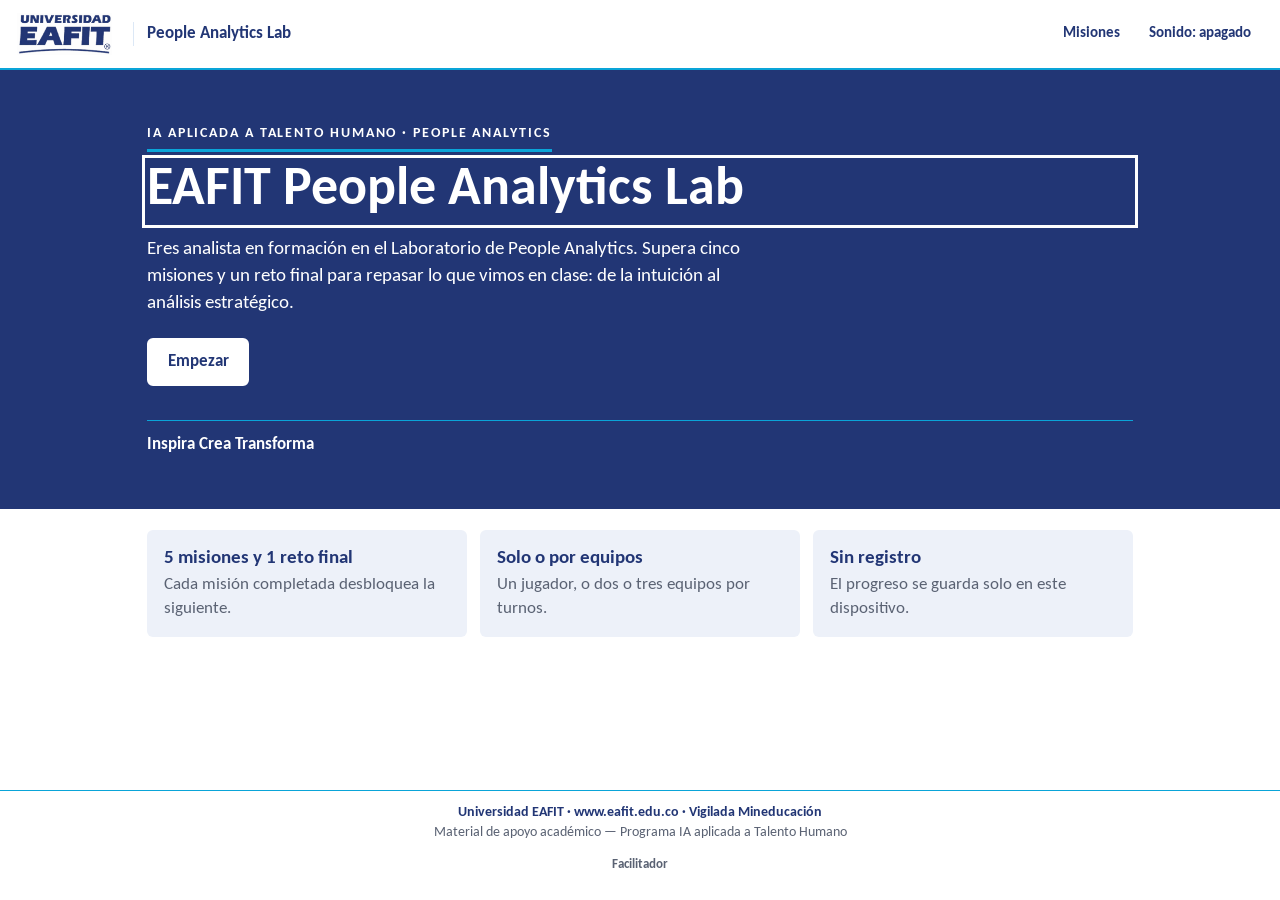
<file: index.html>
<!DOCTYPE html>
<html lang="es-CO">
<head>
  <meta charset="utf-8">
  <meta name="viewport" content="width=device-width, initial-scale=1">
  <title>EAFIT People Analytics Lab · IA aplicada a Talento Humano</title>
  <meta name="description" content="Juego de repaso de People Analytics: cultura del dato, niveles de madurez, habilidades clave y las nueve dimensiones. Material de apoyo académico.">
  <meta name="robots" content="noindex">
  <link rel="stylesheet" href="css/estilos.css">
</head>
<body>
  <a class="salto" href="#contenido">Saltar al contenido</a>

  <header class="cabecera">
    <div class="cabecera__marca">
      <img class="cabecera__logo" src="brand/logo-eafit-azul-sobre-blanco.png" width="731" height="328" alt="Universidad EAFIT">
      <span class="cabecera__nombre">People Analytics Lab</span>
    </div>
    <nav class="cabecera__acciones" aria-label="Opciones del juego">
      <button type="button" class="boton boton--texto" id="btn-misiones">Misiones</button>
      <button type="button" class="boton boton--texto" id="btn-sonido" aria-pressed="false">Sonido: apagado</button>
    </nav>
  </header>

  <div id="barra-facilitador" class="facilitador" hidden></div>

  <main id="contenido" tabindex="-1"></main>

  <footer class="pie">
    <p class="pie__institucional">Universidad EAFIT · www.eafit.edu.co · Vigilada Mineducación</p>
    <p class="pie__academico">Material de apoyo académico — Programa IA aplicada a Talento Humano</p>
    <button type="button" class="boton boton--texto pie__facilitador" id="btn-facilitador">Facilitador</button>
  </footer>

  <div id="vivo" class="solo-lectores" aria-live="polite"></div>

  <noscript><p style="padding:1rem">Este juego necesita JavaScript activado en el navegador.</p></noscript>

  <script src="data/preguntas.js"></script>
  <script src="js/motor.js"></script>
  <script src="js/app.js"></script>
</body>
</html>
</file>
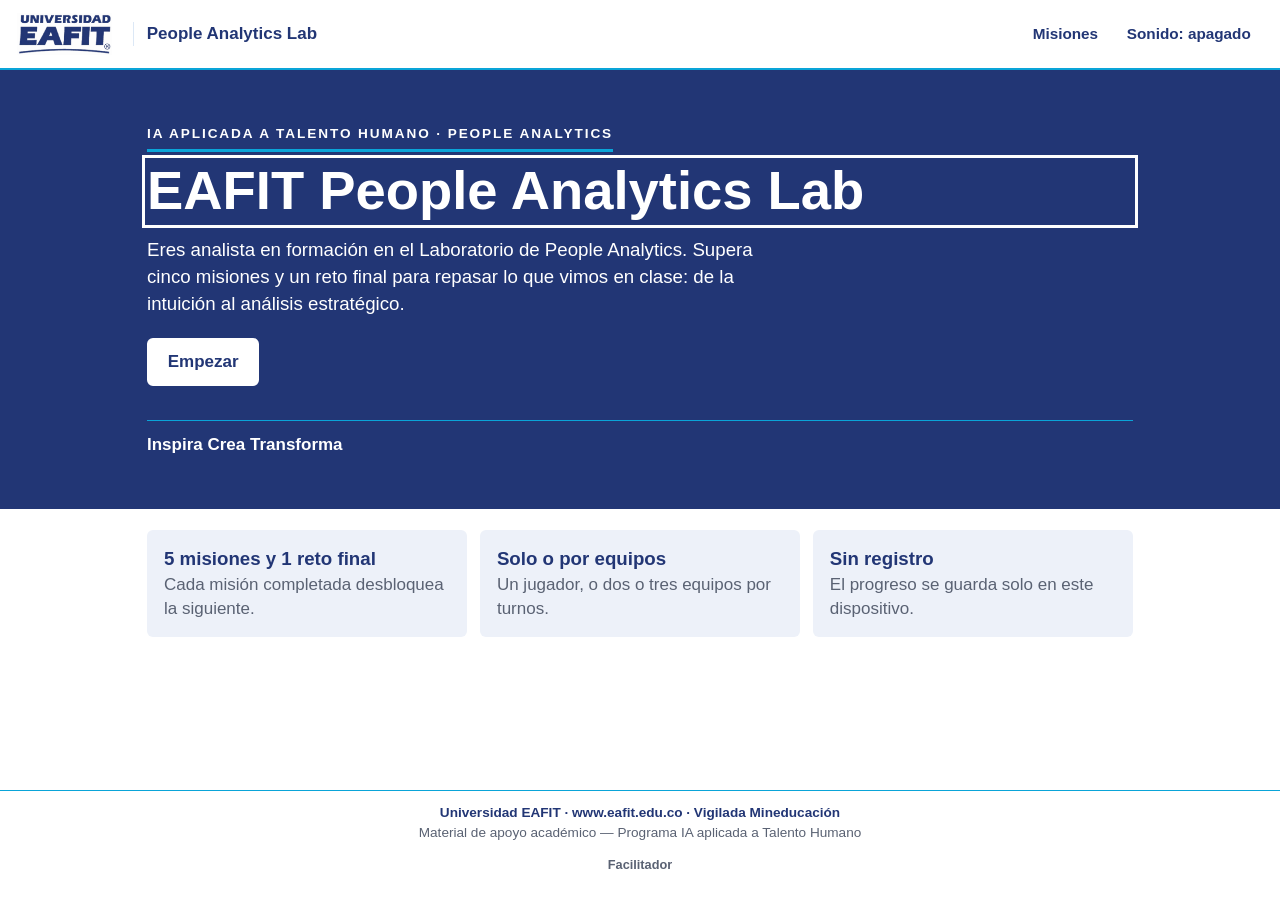
<file: people-analytics-lab-un-solo-archivo.html>
<!DOCTYPE html>
<html lang="es-CO">
<head>
  <meta charset="utf-8">
  <meta name="viewport" content="width=device-width, initial-scale=1">
  <title>EAFIT People Analytics Lab · IA aplicada a Talento Humano</title>
  <meta name="description" content="Juego de repaso de People Analytics: cultura del dato, niveles de madurez, habilidades clave y las nueve dimensiones. Material de apoyo académico.">
  <meta name="robots" content="noindex">
  <style>
/*
 * ESTILOS — EAFIT People Analytics Lab
 * Todos los colores y tipografías salen de brand/BRAND.md.
 * No agregues colores fuera de estos tokens.
 */

/* ---------- Tipografía (incluida localmente, licencia OFL) ---------- */
/* ---------- Tokens de marca (BRAND.md, sección 1) ---------- */
:root {
  --eafit-azul: #223675;
  --eafit-azul-profundo: #16265C;
  --eafit-cian: #0AA4D8;
  --eafit-gris-texto: #5A6273;
  --eafit-fondo-1: #EDF1F9;
  --eafit-fondo-2: #D7EEFA;
  --eafit-fondo-3: #F2F7FD;
  --eafit-borde: #DCE8F6;
  --eafit-blanco: #FFFFFF;

  --fuente: "Carlito", Calibri, Arial, sans-serif;
  --radio: 6px;
  --ancho: 60rem;
  --sombra: 0 1px 2px rgba(34, 54, 117, 0.12);
}

*, *::before, *::after { box-sizing: border-box; }

html { font-size: 106.25%; -webkit-text-size-adjust: 100%; }
html.proyector { font-size: 150%; }

body {
  margin: 0;
  min-height: 100vh;
  display: flex;
  flex-direction: column;
  font-family: var(--fuente);
  font-size: 1rem;
  line-height: 1.45;
  color: var(--eafit-azul);
  background: var(--eafit-blanco);
}

h1, h2, h3, p { margin: 0; }
h1 { font-size: 1.75rem; line-height: 1.15; }
h2 { font-size: 1.25rem; line-height: 1.2; }
img { max-width: 100%; height: auto; }

.solo-lectores {
  position: absolute; width: 1px; height: 1px; overflow: hidden;
  clip: rect(0 0 0 0); white-space: nowrap;
}

.salto {
  position: absolute; left: 0.5rem; top: -4rem; z-index: 10;
  background: var(--eafit-azul); color: var(--eafit-blanco);
  padding: 0.5rem 0.75rem; border-radius: var(--radio);
}
.salto:focus { top: 0.5rem; }

/* Foco visible en todo lo interactivo */
:focus-visible { outline: 3px solid var(--eafit-azul); outline-offset: 2px; }
.portada :focus-visible, .facilitador :focus-visible, .retro--alerta :focus-visible {
  outline-color: var(--eafit-blanco);
}
main:focus { outline: none; }

/* ---------- Cabecera y pie ---------- */
.cabecera {
  display: flex; align-items: center; justify-content: space-between; gap: 0.75rem;
  padding: 0.5rem 1rem;
  border-bottom: 2px solid var(--eafit-cian);
  background: var(--eafit-blanco);
}
.cabecera__marca { display: flex; align-items: center; gap: 0.75rem; min-width: 0; }
/* El logo no se deforma ni se recolorea; se deja aire a su alrededor. */
.cabecera__logo { height: 2.5rem; width: auto; margin: 0.25rem 0.5rem 0.25rem 0; }
.cabecera__nombre {
  font-weight: 700; font-size: 1rem; padding-left: 0.75rem;
  border-left: 1px solid var(--eafit-borde); white-space: nowrap;
}
.cabecera__acciones { display: flex; gap: 0.25rem; flex-wrap: wrap; justify-content: flex-end; }

main { flex: 1; width: 100%; }
.contenedor { max-width: var(--ancho); margin: 0 auto; padding: 1.25rem 1rem 2rem; }

.pie {
  border-top: 1px solid var(--eafit-cian);
  padding: 0.75rem 1rem 1rem;
  text-align: center;
  font-size: 0.8rem;
}
.pie__institucional { font-weight: 700; }
.pie__academico { color: var(--eafit-gris-texto); }

/* ---------- Botones ---------- */
.boton {
  font: inherit; font-weight: 700; cursor: pointer;
  min-height: 2.75rem; padding: 0.55rem 1.1rem;
  border-radius: var(--radio);
  border: 2px solid var(--eafit-azul);
  background: var(--eafit-azul); color: var(--eafit-blanco);
}
.boton:hover { background: var(--eafit-azul-profundo); border-color: var(--eafit-azul-profundo); }
.boton--secundario { background: var(--eafit-blanco); color: var(--eafit-azul); }
.boton--secundario:hover { background: var(--eafit-fondo-1); border-color: var(--eafit-azul); }
.boton--texto {
  background: transparent; color: var(--eafit-azul); border-color: transparent;
  padding: 0.4rem 0.6rem; font-size: 0.9rem;
}
.boton--texto:hover { background: var(--eafit-fondo-1); border-color: transparent; }
.boton--claro { background: var(--eafit-blanco); color: var(--eafit-azul); border-color: var(--eafit-blanco); }
.boton--claro:hover { background: var(--eafit-fondo-2); border-color: var(--eafit-fondo-2); }
.boton[disabled] { opacity: 0.55; cursor: not-allowed; }
.acciones { display: flex; flex-wrap: wrap; gap: 0.6rem; margin-top: 1.25rem; }

/* ---------- Antetítulo (BRAND.md, sección 5) ---------- */
.antetitulo {
  font-size: 0.8rem; font-weight: 700; letter-spacing: 0.14em; text-transform: uppercase;
  color: var(--eafit-azul);
  padding-bottom: 0.3rem; margin-bottom: 0.5rem;
  border-bottom: 3px solid var(--eafit-cian);
  display: inline-block;
}

/* ---------- Portada ---------- */
.portada { background: var(--eafit-azul); color: var(--eafit-blanco); }
.portada .contenedor { padding-top: 2rem; padding-bottom: 2rem; }
/* El archivo del logo trae fondo azul #223675: solo se usa sobre ese mismo azul. */
.portada__logo { width: 11rem; height: auto; display: block; margin-bottom: 2rem; }
.portada .antetitulo { color: var(--eafit-blanco); }
.portada h1 { font-size: 2.4rem; margin-bottom: 0.75rem; }
.portada__texto { max-width: 36rem; font-size: 1.1rem; }
.portada__firma {
  margin-top: 2rem; padding-top: 0.75rem; border-top: 1px solid var(--eafit-cian);
  font-weight: 700;
}
.datos { display: grid; gap: 0.75rem; grid-template-columns: 1fr; }
.dato { background: var(--eafit-fondo-1); border-radius: var(--radio); padding: 0.9rem 1rem; }
.dato strong { display: block; font-size: 1.1rem; }
.dato span { color: var(--eafit-gris-texto); }

/* ---------- Mapa de misiones ---------- */
.marcador { display: flex; flex-wrap: wrap; gap: 0.5rem 1.5rem; margin: 0.75rem 0 1.25rem; font-weight: 700; }
.lista-misiones { list-style: none; margin: 0; padding: 0; display: grid; gap: 0.75rem; grid-template-columns: 1fr; }
.mision {
  display: grid; grid-template-columns: auto 1fr; gap: 0.25rem 0.9rem; align-items: start;
  border: 1px solid var(--eafit-borde); border-radius: var(--radio);
  background: var(--eafit-fondo-3); padding: 1rem; box-shadow: var(--sombra);
}
.mision__numero {
  grid-row: span 3;
  width: 2.4rem; height: 2.4rem; border-radius: 50%;
  display: flex; align-items: center; justify-content: center;
  background: var(--eafit-azul); color: var(--eafit-blanco); font-weight: 700;
}
.mision__resumen { color: var(--eafit-gris-texto); }
.mision__estado { font-size: 0.9rem; font-weight: 700; display: flex; align-items: center; gap: 0.35rem; }
.mision__pie { grid-column: 2; display: flex; flex-wrap: wrap; align-items: center; justify-content: space-between; gap: 0.5rem; margin-top: 0.4rem; }
.mision--bloqueada { background: var(--eafit-blanco); }
.mision--bloqueada .mision__numero { background: var(--eafit-blanco); color: var(--eafit-azul); border: 2px solid var(--eafit-azul); }

.icono { width: 1.15em; height: 1.15em; flex: none; vertical-align: -0.18em; }

/* ---------- Presentación de la misión ---------- */
.intro__instruccion { font-size: 1.15rem; max-width: 40rem; margin: 0.75rem 0 1rem; }
.reglas { list-style: none; padding: 0; margin: 0; display: grid; gap: 0.5rem; max-width: 40rem; }
.reglas li { background: var(--eafit-fondo-1); border-radius: var(--radio); padding: 0.6rem 0.8rem; }

/* ---------- Estado de la partida ---------- */
.estado { display: flex; flex-wrap: wrap; align-items: center; gap: 0.4rem 1.25rem; font-weight: 700; font-size: 0.95rem; }
.estado__alertas { display: inline-flex; align-items: center; gap: 0.3rem; }
.progreso { height: 0.5rem; background: var(--eafit-fondo-1); border-radius: 1rem; overflow: hidden; margin: 0.5rem 0 1rem; }
.progreso__barra { height: 100%; background: var(--eafit-cian); transition: width 0.25s ease; }

/* ---------- Misión 1: tarjeta y destinos ---------- */
.tarjeta {
  background: var(--eafit-blanco);
  border: 2px solid var(--eafit-azul); border-left-width: 0.5rem;
  border-radius: var(--radio); box-shadow: var(--sombra);
  padding: 1rem 1.1rem; margin-bottom: 1rem;
  font-size: 1.2rem; font-weight: 700; line-height: 1.3;
  position: relative; z-index: 2;
}
.tarjeta__etiqueta { display: block; font-size: 0.8rem; letter-spacing: 0.12em; text-transform: uppercase; color: var(--eafit-gris-texto); margin-bottom: 0.3rem; }
.tarjeta--arrastrable { cursor: grab; touch-action: none; user-select: none; -webkit-user-select: none; }
.tarjeta--moviendo { cursor: grabbing; box-shadow: 0 8px 18px rgba(34, 54, 117, 0.25); }
.tarjeta--regresa { transition: transform 0.2s ease; }

.destinos { display: grid; gap: 0.6rem; grid-template-columns: 1fr; }
.destino {
  font: inherit; text-align: left; cursor: pointer; color: var(--eafit-azul);
  display: grid; grid-template-columns: auto 1fr auto; gap: 0.1rem 0.7rem; align-items: center;
  min-height: 3.75rem; padding: 0.65rem 0.9rem;
  background: var(--eafit-fondo-1);
  border: 2px solid var(--eafit-azul); border-radius: var(--radio);
}
.destino:hover, .destino--encima { background: var(--eafit-fondo-2); }
.destino--encima { outline: 3px solid var(--eafit-cian); outline-offset: 2px; }
.destino > .icono { grid-row: span 2; width: 1.6rem; height: 1.6rem; }
.destino__texto { font-weight: 700; font-size: 1.05rem; }
.destino__ayuda { grid-column: 2; font-size: 0.85rem; color: var(--eafit-gris-texto); }
.destino__tecla {
  grid-row: 1 / span 2; grid-column: 3;
  border: 1px solid var(--eafit-azul); border-radius: 4px; padding: 0 0.4rem; font-size: 0.8rem; font-weight: 700;
}
.destino[disabled] { cursor: default; opacity: 1; }
.destino--apagado { background: var(--eafit-blanco); border-color: var(--eafit-borde); color: var(--eafit-gris-texto); }
.destino--era { background: var(--eafit-fondo-2); border-color: var(--eafit-cian); border-width: 3px; }
.destino--elegido-mal { background: var(--eafit-blanco); border-style: dashed; border-color: var(--eafit-azul-profundo); }
.destino__marca { grid-column: 2; font-size: 0.85rem; font-weight: 700; display: flex; align-items: center; gap: 0.25rem; }
.ayuda-teclado { margin-top: 0.6rem; font-size: 0.85rem; color: var(--eafit-gris-texto); }

/* ---------- Retroalimentación (BRAND.md, sección 7: pendiente de validación) ---------- */
.retro { margin-top: 1rem; padding: 0.9rem 1rem; border-radius: var(--radio); }
.retro__titulo { display: flex; align-items: center; gap: 0.45rem; font-size: 1.15rem; font-weight: 700; margin-bottom: 0.35rem; }
.retro__fuente { font-size: 0.85rem; margin-top: 0.35rem; }
.retro--ok { background: var(--eafit-fondo-2); border: 2px solid var(--eafit-cian); border-left-width: 0.5rem; }
.retro--mal { background: var(--eafit-blanco); border: 2px dashed var(--eafit-azul-profundo); color: var(--eafit-azul-profundo); }
.retro--alerta { background: var(--eafit-azul-profundo); color: var(--eafit-blanco); border: 2px solid var(--eafit-azul-profundo); }
.retro--mal .retro__fuente { color: var(--eafit-gris-texto); }

/* ---------- Resumen y repaso ---------- */
.insignia {
  display: flex; align-items: center; gap: 0.9rem;
  background: var(--eafit-azul); color: var(--eafit-blanco);
  border-radius: var(--radio); padding: 1rem; margin: 1rem 0;
}
.insignia .icono { width: 2.6rem; height: 2.6rem; }
.insignia--pendiente { background: var(--eafit-blanco); color: var(--eafit-azul); border: 2px dashed var(--eafit-azul); }
.insignia__nombre { font-size: 1.25rem; font-weight: 700; display: block; }
.cifras { display: grid; grid-template-columns: repeat(2, 1fr); gap: 0.6rem; }
.cifra { background: var(--eafit-fondo-1); border-radius: var(--radio); padding: 0.75rem; }
.cifra strong { display: block; font-size: 1.6rem; line-height: 1.1; }
.cifra span { font-size: 0.9rem; color: var(--eafit-gris-texto); }

.repaso { list-style: none; margin: 1rem 0 0; padding: 0; display: grid; gap: 0.75rem; }
.repaso li { border: 1px solid var(--eafit-borde); border-left: 0.4rem solid var(--eafit-cian); border-radius: var(--radio); padding: 0.8rem 1rem; background: var(--eafit-fondo-3); }
.repaso__enunciado { font-weight: 700; }
.repaso__fuente { font-size: 0.85rem; color: var(--eafit-gris-texto); }

/* ---------- Configuración de la sala ---------- */
.campos { display: grid; gap: 0.75rem; grid-template-columns: 1fr; margin-top: 1rem; max-width: 44rem; }
.campo { display: grid; gap: 0.25rem; font-weight: 700; }
.campo input {
  font: inherit; color: var(--eafit-azul); background: var(--eafit-blanco);
  border: 2px solid var(--eafit-azul); border-radius: var(--radio);
  min-height: 2.75rem; padding: 0.4rem 0.7rem; width: 100%;
}
.nota { font-size: 0.9rem; color: var(--eafit-gris-texto); margin-top: 0.6rem; }
.boton--contorno { background: transparent; color: var(--eafit-blanco); border-color: var(--eafit-blanco); }
.boton--contorno:hover { background: var(--eafit-azul-profundo); border-color: var(--eafit-blanco); }
.boton--chico { min-height: 2.4rem; padding: 0.3rem 0.8rem; font-size: 0.9rem; }
.boton--icono { min-height: 2.75rem; min-width: 2.75rem; padding: 0.3rem; display: inline-flex; align-items: center; justify-content: center; }

/* ---------- Opciones de respuesta ---------- */
.pregunta { font-size: 1.25rem; font-weight: 700; line-height: 1.3; margin: 0.25rem 0 0.9rem; }
.opciones { display: grid; gap: 0.6rem; grid-template-columns: 1fr; }
.opcion {
  font: inherit; text-align: left; cursor: pointer; color: var(--eafit-azul);
  display: grid; grid-template-columns: auto 1fr; gap: 0.1rem 0.7rem; align-items: center;
  min-height: 3.25rem; padding: 0.6rem 0.9rem;
  background: var(--eafit-fondo-1);
  border: 2px solid var(--eafit-azul); border-radius: var(--radio);
}
.opcion:hover { background: var(--eafit-fondo-2); }
.opcion__texto { font-weight: 700; grid-column: 2; }
.opcion__ayuda { grid-column: 2; font-size: 0.9rem; color: var(--eafit-gris-texto); }
.opcion__tecla, .opcion__casilla {
  grid-row: span 2; width: 1.7rem; height: 1.7rem; display: flex; align-items: center; justify-content: center;
  border: 2px solid var(--eafit-azul); border-radius: 4px; font-size: 0.85rem; font-weight: 700; background: var(--eafit-blanco);
}
.opcion__casilla .icono { visibility: hidden; }
.opcion--marcada { background: var(--eafit-fondo-2); border-width: 3px; }
.opcion--marcada .opcion__casilla { background: var(--eafit-azul); color: var(--eafit-blanco); }
.opcion--marcada .opcion__casilla .icono, .opcion--era .opcion__casilla .icono { visibility: visible; }
.opcion__marca { grid-column: 2; font-size: 0.85rem; font-weight: 700; display: flex; align-items: center; gap: 0.25rem; }
.opcion[disabled] { cursor: default; opacity: 1; }
.opcion--apagada { background: var(--eafit-blanco); border-color: var(--eafit-borde); color: var(--eafit-gris-texto); }
.opcion--apagada .opcion__tecla, .opcion--apagada .opcion__casilla { border-color: var(--eafit-borde); }
.opcion--era { background: var(--eafit-fondo-2); border-color: var(--eafit-cian); border-width: 3px; }
.opcion--elegido-mal { background: var(--eafit-blanco); border-style: dashed; border-color: var(--eafit-azul-profundo); }
.opciones--fila .opcion { grid-template-columns: 1fr; }
.opciones--fila .opcion__texto, .opciones--fila .opcion__ayuda { grid-column: 1; }

.ficha { display: flex; align-items: center; gap: 0.4rem; flex-wrap: wrap; background: var(--eafit-azul); color: var(--eafit-blanco); border-radius: var(--radio); padding: 0.5rem 0.8rem; margin-bottom: 0.75rem; }
.pista { background: var(--eafit-fondo-2); border-left: 0.4rem solid var(--eafit-cian); border-radius: var(--radio); padding: 0.6rem 0.8rem; margin-top: 0.75rem; }

/* ---------- Simulador de chat (misión 4) ---------- */
.chat { display: grid; gap: 0.5rem; margin-bottom: 1rem; }
.burbuja { max-width: 88%; padding: 0.65rem 0.9rem; border-radius: var(--radio); }
.burbuja__quien { display: block; font-size: 0.75rem; font-weight: 700; letter-spacing: 0.1em; text-transform: uppercase; margin-bottom: 0.15rem; }
.burbuja--usuario { justify-self: end; background: var(--eafit-fondo-1); border: 1px solid var(--eafit-borde); }
.burbuja--agente { justify-self: start; background: var(--eafit-blanco); border: 2px solid var(--eafit-azul); border-left-width: 0.4rem; }
.chat .nota { margin-top: 0; font-style: italic; }

/* ---------- Ordenar pasos ---------- */
.pasos { list-style: none; margin: 0; padding: 0; display: grid; gap: 0.5rem; }
.paso {
  display: grid; grid-template-columns: auto 1fr auto; gap: 0.6rem; align-items: center;
  background: var(--eafit-fondo-1); border: 2px solid var(--eafit-azul); border-radius: var(--radio); padding: 0.5rem 0.7rem;
}
.paso__numero { width: 1.8rem; height: 1.8rem; border-radius: 50%; background: var(--eafit-azul); color: var(--eafit-blanco); display: flex; align-items: center; justify-content: center; font-weight: 700; font-size: 0.9rem; }
.paso__texto { font-weight: 700; }
.paso__botones { display: flex; gap: 0.35rem; }
.paso--bien { background: var(--eafit-fondo-2); border-color: var(--eafit-cian); border-width: 3px; }
.paso--mal { background: var(--eafit-blanco); border-style: dashed; border-color: var(--eafit-azul-profundo); }

/* ---------- Equipos, turnos y tabla de posiciones ---------- */
.turnos { display: grid; gap: 0.5rem; grid-template-columns: repeat(auto-fit, minmax(7rem, 1fr)); margin-bottom: 0.75rem; }
.turno { display: grid; padding: 0.45rem 0.7rem; border: 1px solid var(--eafit-borde); border-radius: var(--radio); background: var(--eafit-blanco); color: var(--eafit-gris-texto); font-size: 0.9rem; }
.turno strong { color: var(--eafit-azul); font-size: 1rem; }
.turno--activo { background: var(--eafit-azul); border-color: var(--eafit-azul); color: var(--eafit-blanco); }
.turno--activo strong { color: var(--eafit-blanco); font-size: 1.15rem; }
.turno__etiqueta { font-size: 0.72rem; font-weight: 700; letter-spacing: 0.12em; text-transform: uppercase; }
.tabla { width: 100%; max-width: 34rem; border-collapse: collapse; margin: 0.5rem 0 1.25rem; }
.tabla caption { text-align: left; font-weight: 700; font-size: 1.1rem; padding-bottom: 0.35rem; }
.tabla th, .tabla td { text-align: left; padding: 0.45rem 0.7rem; border-bottom: 1px solid var(--eafit-borde); }
.tabla tr:first-child th, .tabla tr:first-child td { background: var(--eafit-fondo-2); font-weight: 700; }
.tabla td:last-child { text-align: right; white-space: nowrap; }

/* ---------- Reloj y comodines (reto final) ---------- */
.comodines { display: flex; flex-wrap: wrap; align-items: center; gap: 0.5rem; margin-bottom: 0.9rem; }
.reloj { display: flex; align-items: center; gap: 0.4rem; font-weight: 700; font-size: 1.15rem; flex: 1 1 12rem; }
.reloj__pista { flex: 1; height: 0.5rem; background: var(--eafit-fondo-1); border-radius: 1rem; overflow: hidden; min-width: 4rem; }
.reloj__barra { display: block; height: 100%; background: var(--eafit-azul); transition: width 0.9s linear; }

/* ---------- Avisos y resultados finales ---------- */
.aviso { display: flex; align-items: center; gap: 0.45rem; flex-wrap: wrap; background: var(--eafit-fondo-2); border: 2px solid var(--eafit-cian); border-radius: var(--radio); padding: 0.6rem 0.8rem; margin-bottom: 1rem; }
.aviso--pendiente { background: var(--eafit-blanco); border: 2px dashed var(--eafit-azul); }
.logros { list-style: none; margin: 0.5rem 0 1.25rem; padding: 0; display: grid; gap: 0.5rem; grid-template-columns: 1fr; }
.logro { display: flex; align-items: center; gap: 0.7rem; background: var(--eafit-azul); color: var(--eafit-blanco); border-radius: var(--radio); padding: 0.6rem 0.8rem; }
.logro .icono { width: 1.8rem; height: 1.8rem; }
.logro span span { display: block; font-size: 0.85rem; }
.logro strong { display: block; }
.logro--pendiente { background: var(--eafit-blanco); color: var(--eafit-azul); border: 2px dashed var(--eafit-azul); }
.dos-columnas { display: grid; gap: 1rem; grid-template-columns: 1fr; }
.conceptos { margin: 0.4rem 0 0; padding-left: 1.2rem; display: grid; gap: 0.3rem; }
.cierre { margin-top: 1.25rem; padding: 0.9rem 1rem; background: var(--eafit-azul); color: var(--eafit-blanco); border-radius: var(--radio); font-size: 1.15rem; font-weight: 700; }
.firma { margin-top: 1.25rem; padding-top: 0.6rem; border-top: 1px solid var(--eafit-cian); font-weight: 700; }
.pie__facilitador { font-size: 0.75rem; min-height: 2rem; color: var(--eafit-gris-texto); margin-top: 0.25rem; }

/* ---------- Modo facilitador ---------- */
.facilitador {
  background: var(--eafit-azul-profundo); color: var(--eafit-blanco);
  padding: 0.4rem 1rem; display: flex; flex-wrap: wrap; align-items: center; gap: 0.5rem;
  font-size: 0.9rem;
}
.facilitador[hidden] { display: none; }
.facilitador strong { margin-right: 0.5rem; }
.facilitador .boton { min-height: 2.2rem; padding: 0.25rem 0.7rem; font-size: 0.85rem; }
.clave { margin-top: 0.75rem; padding: 0.6rem 0.8rem; background: var(--eafit-azul-profundo); color: var(--eafit-blanco); border-radius: var(--radio); }

/* ---------- Pantallas anchas y proyector ---------- */
@media (min-width: 40rem) {
  h1 { font-size: 2.1rem; }
  .portada h1 { font-size: 3.2rem; }
  .portada .contenedor { padding-top: 3rem; padding-bottom: 3rem; }
  .datos { grid-template-columns: repeat(3, 1fr); }
  .lista-misiones { grid-template-columns: repeat(2, 1fr); }
  .destinos { grid-template-columns: repeat(3, 1fr); }
  .destino { grid-template-columns: auto 1fr; align-content: start; min-height: 6.5rem; }
  .destino__tecla { grid-row: auto; grid-column: 2; justify-self: start; margin-top: 0.3rem; }
  .tarjeta { font-size: 1.45rem; padding: 1.4rem 1.5rem; }
  .cifras { grid-template-columns: repeat(4, 1fr); }
  .destinos--2 { grid-template-columns: repeat(2, 1fr); }
  .destinos--4 { grid-template-columns: repeat(4, 1fr); }
  .destinos--4 .destino { grid-template-columns: 1fr; min-height: 5rem; }
  .destinos--4 .destino > .icono { display: none; }
  .destinos--4 .destino__tecla, .destinos--4 .destino__marca { grid-column: 1; }
  .destinos--5 { grid-template-columns: repeat(5, 1fr); }
  .destinos--5 .destino { min-height: 5rem; grid-template-columns: 1fr; }
  .destinos--5 .destino > .icono { display: none; }
  .destinos--5 .destino__tecla { grid-column: 1; }
  .destinos--5 .destino__marca { grid-column: 1; }
  .opciones--fila { grid-template-columns: repeat(3, 1fr); }
  .campos { grid-template-columns: repeat(3, 1fr); }
  .logros { grid-template-columns: repeat(2, 1fr); }
  .dos-columnas { grid-template-columns: repeat(2, 1fr); }
  .pregunta { font-size: 1.45rem; }
}
@media (min-width: 100rem) {
  html { font-size: 137.5%; }
  html.proyector { font-size: 162.5%; }
}

/* Sin animaciones para quien las desactiva en su sistema */
@media (prefers-reduced-motion: reduce) {
  *, *::before, *::after { transition: none !important; animation: none !important; }
}

/* Alto contraste del sistema (Windows) */
@media (forced-colors: active) {
  .boton, .destino, .tarjeta, .retro, .insignia { border: 2px solid; }
}

</style>
</head>
<body>
  <a class="salto" href="#contenido">Saltar al contenido</a>

  <header class="cabecera">
    <div class="cabecera__marca">
      <img class="cabecera__logo" src="[data-uri]" width="731" height="328" alt="Universidad EAFIT">
      <span class="cabecera__nombre">People Analytics Lab</span>
    </div>
    <nav class="cabecera__acciones" aria-label="Opciones del juego">
      <button type="button" class="boton boton--texto" id="btn-misiones">Misiones</button>
      <button type="button" class="boton boton--texto" id="btn-sonido" aria-pressed="false">Sonido: apagado</button>
    </nav>
  </header>

  <div id="barra-facilitador" class="facilitador" hidden></div>

  <main id="contenido" tabindex="-1"></main>

  <footer class="pie">
    <p class="pie__institucional">Universidad EAFIT · www.eafit.edu.co · Vigilada Mineducación</p>
    <p class="pie__academico">Material de apoyo académico — Programa IA aplicada a Talento Humano</p>
    <button type="button" class="boton boton--texto pie__facilitador" id="btn-facilitador">Facilitador</button>
  </footer>

  <div id="vivo" class="solo-lectores" aria-live="polite"></div>

  <noscript><p style="padding:1rem">Este juego necesita JavaScript activado en el navegador.</p></noscript>

  <script>
/*
 * BANCO DE PREGUNTAS — EAFIT People Analytics Lab
 * ------------------------------------------------------------------
 * Este archivo se puede editar sin tocar la lógica del juego.
 * Es un archivo .js (y no .json) para que el juego abra con doble clic
 * en index.html, sin servidor.
 *
 * Cada ítem tiene:
 *   id          identificador único (no lo repitas)
 *   mision      m1 … m6
 *   concepto    A … G (ver CONTENIDO.md)
 *   tipo        "clasificar" | "opcion" | "multi" | "ordenar"
 *   enunciado   lo que lee el jugador
 *   opciones    lista de { id, texto } (en "clasificar" se usan las
 *               categorías de la misión y este campo no va)
 *   correcta    id de la opción correcta
 *               ("multi": lista de ids · "ordenar": lista de ids en orden)
 *   explicacion 1–2 frases que se muestran después de responder
 *   fuente      documento de la clase del que sale
 *   critico     (opcional) true = fallarlo cuesta una "alerta de riesgo"
 *   pista       (solo reto final) texto del comodín «Pista del facilitador»
 *
 * Después de editar, ejecuta:  node tools/validar.js
 * Los casos marcados como ficticios son inventados para el juego.
 */
(function (raiz) {
  "use strict";

  var PPT = "Presentación «Clase 3 · People Analytics» (Parte 1)";
  var NUEVE = "Lectura «Nine Dimensions for Excellence in People Analytics» (Insight222)";
  var SIS = "Lectura «People Analytics, Evolved: A Systemic Approach» (Josh Bersin Company)";
  var FICT = " · caso ficticio para el juego";

  var SI_NO = [
    { id: "si", texto: "Verdadero" },
    { id: "no", texto: "Falso" }
  ];

  /* Textos generales del juego */
  var juego = {
    nombre: "EAFIT People Analytics Lab",
    antetitulo: "IA aplicada a Talento Humano · People Analytics",
    portada: "Eres analista en formación en el Laboratorio de People Analytics. Supera cinco misiones y un reto final para repasar lo que vimos en clase: de la intuición al análisis estratégico.",
    lugar: "Laboratorio de People Analytics",
    ejemploCritico: "como usar los datos para culpar o descuidar la privacidad",
    cierre: "Los datos no reemplazan el criterio: las decisiones sobre personas se toman desde la evidencia y la responsabilidad."
  };

  var misiones = [
    {
      id: "m1",
      titulo: "¿En qué nivel estamos?",
      resumen: "Ubica cada pista en uno de los 4 niveles de madurez analítica.",
      instruccion: "Lee la pista y decide a cuál de los cuatro niveles de madurez analítica corresponde: reporting, descriptivo, estratégico o sistémico. Toca un nivel o arrastra la tarjeta.",
      insignia: "Radar de madurez",
      etiqueta: "Pista",
      seleccion: { porCategoria: 3 },
      categorias: [
        { id: "n1", texto: "1 · Reporting" },
        { id: "n2", texto: "2 · Descriptivo" },
        { id: "n3", texto: "3 · Estratégico" },
        { id: "n4", texto: "4 · Sistémico" }
      ]
    },
    {
      id: "m2",
      titulo: "Cultura del dato o señal de alerta",
      resumen: "Distingue las prácticas que construyen cultura del dato.",
      instruccion: "Lee cada comportamiento y decide si construye cultura del dato en Talento Humano o si es una señal de alerta. Toca una opción o arrastra la tarjeta.",
      insignia: "Guardián de la cultura del dato",
      etiqueta: "Comportamiento",
      seleccion: { porCategoria: 6 },
      categorias: [
        { id: "practica", texto: "Cultura del dato", icono: "visto", ayuda: "Evidencia y responsabilidad" },
        { id: "alerta", texto: "Señal de alerta", icono: "alto", ayuda: "Intuición, jerarquía, urgencia o mal uso" }
      ]
    },
    {
      id: "m3",
      titulo: "El equipo ideal",
      resumen: "Asigna cada habilidad a su área de conocimiento.",
      instruccion: "Un equipo de People Analytics combina varias áreas de conocimiento. Lee cada habilidad y ubícala en su área: ciencia de datos, consultoría o ciencias del comportamiento.",
      insignia: "Arquitecto de equipos",
      etiqueta: "Habilidad",
      seleccion: { porCategoria: 4 },
      categorias: [
        { id: "datos", texto: "Ciencia de datos" },
        { id: "consultoria", texto: "Consultoría" },
        { id: "comportamiento", texto: "Ciencias del comportamiento" }
      ]
    },
    {
      id: "m4",
      titulo: "Las nueve dimensiones",
      resumen: "Fundamentos, recursos y valor: el modelo de Insight222.",
      instruccion: "El modelo de las nueve dimensiones las agrupa en tres categorías: fundamentos, recursos y valor. Ubica cada dimensión en su categoría y responde las preguntas sobre el modelo.",
      insignia: "Navegante de las nueve dimensiones",
      etiqueta: "Dimensión",
      seleccion: { cantidad: 12 },
      categorias: [
        { id: "fundamentos", texto: "Fundamentos" },
        { id: "recursos", texto: "Recursos" },
        { id: "valor", texto: "Valor" }
      ]
    },
    {
      id: "m5",
      titulo: "De la intuición a la evidencia",
      resumen: "Qué es People Analytics, el caso de Juan y el enfoque sistémico.",
      instruccion: "Responde las preguntas sobre qué es People Analytics, el caso de Juan y el enfoque sistémico. Algunas piden marcar varias opciones u ordenar pasos.",
      insignia: "De la intuición a la evidencia",
      seleccion: { cantidad: 10 }
    },
    {
      id: "m6",
      titulo: "Sala de decisiones",
      resumen: "10 preguntas relámpago contra el reloj, con comodines.",
      instruccion: "Preguntas relámpago mezcladas de todas las misiones, con reloj. Hay dos comodines para toda la partida: un 50/50 y una pista del facilitador.",
      insignia: "Analista graduado",
      seleccion: { cantidad: 10 },
      segundos: 25
    }
  ];

  var items = [
    /* ============ MISIÓN 1 · ¿En qué nivel estamos? (C) ============ */
    { id: "m1-01", mision: "m1", concepto: "C", tipo: "clasificar",
      enunciado: "Responde la pregunta: «¿Qué pasó?»",
      correcta: "n1",
      explicacion: "El nivel 1, reporting, es reactivo: responde «¿qué pasó?».",
      fuente: PPT },
    { id: "m1-02", mision: "m1", concepto: "C", tipo: "clasificar",
      enunciado: "En la tabla de la clase, este nivel se llama «Reactivo».",
      correcta: "n1",
      explicacion: "El nivel 1, reporting, es el reactivo.",
      fuente: PPT },
    { id: "m1-03", mision: "m1", concepto: "C", tipo: "clasificar",
      enunciado: "Según la clase, aquí está entre el 70 y el 80 % de las empresas de Latinoamérica.",
      correcta: "n1",
      explicacion: "La mayoría de las empresas de la región está en el nivel 1, reporting.",
      fuente: PPT },
    { id: "m1-04", mision: "m1", concepto: "C", tipo: "clasificar",
      enunciado: "Talento Humano entrega el número de retiros del mes pasado cuando alguien lo pide.",
      correcta: "n1",
      explicacion: "Contar lo que ya ocurrió, y solo cuando lo piden, es reporting: «¿qué pasó?».",
      fuente: PPT + FICT },
    { id: "m1-05", mision: "m1", concepto: "C", tipo: "clasificar",
      enunciado: "Responde la pregunta: «¿Cómo estamos?»",
      correcta: "n2",
      explicacion: "El nivel 2, descriptivo, responde «¿cómo estamos?».",
      fuente: PPT },
    { id: "m1-06", mision: "m1", concepto: "C", tipo: "clasificar",
      enunciado: "En la tabla de la clase, este nivel se llama «Dashboards».",
      correcta: "n2",
      explicacion: "El nivel 2, descriptivo, es el de los dashboards o tableros.",
      fuente: PPT },
    { id: "m1-07", mision: "m1", concepto: "C", tipo: "clasificar",
      enunciado: "Aquí vive la «trampa del dashboard».",
      correcta: "n2",
      explicacion: "La «trampa del dashboard» es quedarse en el nivel 2: mostrar cómo estamos sin llegar al porqué.",
      fuente: PPT },
    { id: "m1-08", mision: "m1", concepto: "C", tipo: "clasificar",
      enunciado: "El área tiene un tablero con la rotación por sede, pero nadie explica por qué cambia.",
      correcta: "n2",
      explicacion: "Un tablero que muestra el estado actual, sin explicar causas, es el nivel descriptivo.",
      fuente: PPT + FICT },
    { id: "m1-09", mision: "m1", concepto: "C", tipo: "clasificar",
      enunciado: "Responde la pregunta: «¿Por qué pasa y qué podemos hacer?»",
      correcta: "n3",
      explicacion: "El nivel 3, estratégico, responde «¿por qué pasa y qué podemos hacer?».",
      fuente: PPT },
    { id: "m1-10", mision: "m1", concepto: "C", tipo: "clasificar",
      enunciado: "En la tabla de la clase, este nivel se llama «Proactivo».",
      correcta: "n3",
      explicacion: "El nivel 3, estratégico, es el proactivo.",
      fuente: PPT },
    { id: "m1-11", mision: "m1", concepto: "C", tipo: "clasificar",
      enunciado: "Es la meta realista para los próximos 12 a 18 meses.",
      correcta: "n3",
      explicacion: "Llegar al nivel 3, estratégico, es la meta realista a 12–18 meses.",
      fuente: PPT },
    { id: "m1-12", mision: "m1", concepto: "C", tipo: "clasificar",
      enunciado: "El equipo analiza por qué renuncian más personas en una sede y propone acciones.",
      correcta: "n3",
      explicacion: "Buscar las causas y proponer qué hacer es el nivel estratégico.",
      fuente: PPT + FICT },
    { id: "m1-13", mision: "m1", concepto: "C", tipo: "clasificar",
      enunciado: "Responde la pregunta: «¿Qué va a pasar y qué debo decidir ahora?»",
      correcta: "n4",
      explicacion: "El nivel 4, sistémico, responde «¿qué va a pasar y qué debo decidir ahora?».",
      fuente: PPT },
    { id: "m1-14", mision: "m1", concepto: "C", tipo: "clasificar",
      enunciado: "En la tabla de la clase, este nivel se llama «Predictivo».",
      correcta: "n4",
      explicacion: "El nivel 4, sistémico, es el predictivo.",
      fuente: PPT },
    { id: "m1-15", mision: "m1", concepto: "C", tipo: "clasificar",
      enunciado: "La clase lo describe como «la ventaja competitiva real».",
      correcta: "n4",
      explicacion: "El nivel 4, sistémico, es la ventaja competitiva real.",
      fuente: PPT },
    { id: "m1-16", mision: "m1", concepto: "C", tipo: "clasificar",
      enunciado: "El equipo anticipa qué perfiles tienen mayor probabilidad de renunciar y decide hoy qué hacer.",
      correcta: "n4",
      explicacion: "Anticipar lo que va a pasar para decidir ahora es el nivel sistémico, predictivo.",
      fuente: PPT + FICT },

    /* ============ MISIÓN 2 · Cultura del dato o señal de alerta (B, G) ============ */
    { id: "m2-01", mision: "m2", concepto: "B", tipo: "clasificar",
      enunciado: "Hacer preguntas basadas en evidencia.",
      correcta: "practica",
      explicacion: "Es una de las cinco prácticas de la cultura del dato vistas en clase.",
      fuente: PPT },
    { id: "m2-02", mision: "m2", concepto: "B", tipo: "clasificar",
      enunciado: "Compartir los datos y los resultados de forma transparente.",
      correcta: "practica",
      explicacion: "La transparencia con los datos y los resultados es una práctica de la cultura del dato.",
      fuente: PPT },
    { id: "m2-03", mision: "m2", concepto: "B", tipo: "clasificar",
      enunciado: "Entrenar al equipo para interpretar e intervenir con base en datos.",
      correcta: "practica",
      explicacion: "La cultura del dato implica que todos sepan interpretar los datos con criterio.",
      fuente: PPT },
    { id: "m2-04", mision: "m2", concepto: "G", tipo: "clasificar",
      enunciado: "Usar los datos para aprender.",
      correcta: "practica",
      explicacion: "«No uses los datos para culpar, sino para aprender.»",
      fuente: PPT },
    { id: "m2-05", mision: "m2", concepto: "G", tipo: "clasificar",
      enunciado: "Cuidar la privacidad y la integridad de la información.",
      correcta: "practica",
      explicacion: "Cuidar la privacidad y la integridad de la información es una de las cinco prácticas.",
      fuente: PPT },
    { id: "m2-06", mision: "m2", concepto: "B", tipo: "clasificar",
      enunciado: "Tomar las decisiones sobre personas desde la evidencia y la responsabilidad.",
      correcta: "practica",
      explicacion: "En Talento Humano, la cultura del dato significa decidir desde la evidencia y la responsabilidad.",
      fuente: PPT },
    { id: "m2-07", mision: "m2", concepto: "B", tipo: "clasificar",
      enunciado: "Que líderes, analistas y gestores comprendan el valor de los datos y sepan interpretarlos con criterio.",
      correcta: "practica",
      explicacion: "La cultura del dato implica a todos: líderes, analistas y gestores.",
      fuente: PPT },
    { id: "m2-08", mision: "m2", concepto: "B", tipo: "clasificar",
      enunciado: "Actuar con base en los datos para mejorar el bienestar, el desempeño y el desarrollo de las personas.",
      correcta: "practica",
      explicacion: "El propósito de la cultura del dato es mejorar el bienestar, el desempeño y el desarrollo de las personas.",
      fuente: PPT },
    { id: "m2-09", mision: "m2", concepto: "G", tipo: "clasificar", critico: true,
      enunciado: "Usar los datos para culpar a una persona o a un equipo.",
      correcta: "alerta",
      explicacion: "Los datos no se usan para culpar, sino para aprender.",
      fuente: PPT },
    { id: "m2-10", mision: "m2", concepto: "G", tipo: "clasificar", critico: true,
      enunciado: "Descuidar la privacidad de la información de las personas.",
      correcta: "alerta",
      explicacion: "La cultura del dato exige cuidar la privacidad y la integridad de la información.",
      fuente: PPT },
    { id: "m2-11", mision: "m2", concepto: "G", tipo: "clasificar", critico: true,
      enunciado: "Utilizar los datos de las personas sin criterio ético.",
      correcta: "alerta",
      explicacion: "La cultura del dato implica utilizar los datos éticamente.",
      fuente: PPT },
    { id: "m2-12", mision: "m2", concepto: "B", tipo: "clasificar",
      enunciado: "Decidir sobre las personas solo desde la intuición.",
      correcta: "alerta",
      explicacion: "Con cultura del dato, las decisiones sobre personas no se toman solo desde la intuición.",
      fuente: PPT },
    { id: "m2-13", mision: "m2", concepto: "B", tipo: "clasificar",
      enunciado: "Decidir según quién tiene más jerarquía, sin mirar la evidencia.",
      correcta: "alerta",
      explicacion: "Con cultura del dato, la jerarquía no reemplaza la evidencia.",
      fuente: PPT },
    { id: "m2-14", mision: "m2", concepto: "B", tipo: "clasificar",
      enunciado: "Decidir por la urgencia del momento, sin evidencia.",
      correcta: "alerta",
      explicacion: "Con cultura del dato, la urgencia no reemplaza la evidencia.",
      fuente: PPT },
    { id: "m2-15", mision: "m2", concepto: "B", tipo: "clasificar",
      enunciado: "Sacar los datos sobre las personas solo cuando hay que justificar algo.",
      correcta: "alerta",
      explicacion: "La pregunta de la clase: ¿los datos se usan para aprender y decidir mejor, o solo aparecen cuando hay que justificar algo?",
      fuente: PPT },
    { id: "m2-16", mision: "m2", concepto: "B", tipo: "clasificar",
      enunciado: "Guardarse los datos y los resultados para que nadie más los vea.",
      correcta: "alerta",
      explicacion: "La cultura del dato pide compartir los datos y los resultados de forma transparente.",
      fuente: PPT },

    /* ============ MISIÓN 3 · El equipo ideal (D) ============ */
    { id: "m3-01", mision: "m3", concepto: "D", tipo: "clasificar",
      enunciado: "Programación: lenguajes como Python, R o SQL para analizar datos.",
      correcta: "datos",
      explicacion: "La programación para analizar datos es una habilidad de la ciencia de datos.",
      fuente: PPT },
    { id: "m3-02", mision: "m3", concepto: "D", tipo: "clasificar",
      enunciado: "Estadística: probabilidad, inferencia, regresiones y pruebas de hipótesis.",
      correcta: "datos",
      explicacion: "La estadística es una habilidad de la ciencia de datos.",
      fuente: PPT },
    { id: "m3-03", mision: "m3", concepto: "D", tipo: "clasificar",
      enunciado: "Aprendizaje automático: modelos de aprendizaje supervisado y no supervisado.",
      correcta: "datos",
      explicacion: "Comprender y aplicar modelos de aprendizaje automático es ciencia de datos.",
      fuente: PPT },
    { id: "m3-04", mision: "m3", concepto: "D", tipo: "clasificar",
      enunciado: "Visualización de datos: presentar los datos de manera fácilmente comprensible.",
      correcta: "datos",
      explicacion: "La visualización de datos hace parte de la ciencia de datos.",
      fuente: PPT },
    { id: "m3-05", mision: "m3", concepto: "D", tipo: "clasificar",
      enunciado: "Limpieza y manipulación de datos: limpiar, transformar y preparar conjuntos de datos.",
      correcta: "datos",
      explicacion: "Preparar los datos para el análisis es una habilidad de la ciencia de datos.",
      fuente: PPT },
    { id: "m3-06", mision: "m3", concepto: "D", tipo: "clasificar",
      enunciado: "Comunicación: explicar conceptos complejos a personas no técnicas y construir relaciones sólidas.",
      correcta: "consultoria",
      explicacion: "Las habilidades de comunicación hacen parte de la consultoría.",
      fuente: PPT },
    { id: "m3-07", mision: "m3", concepto: "D", tipo: "clasificar",
      enunciado: "Gestión de proyectos: coordinar tareas, cumplir plazos, asignar recursos y manejar riesgos.",
      correcta: "consultoria",
      explicacion: "La gestión de proyectos hace parte de la consultoría.",
      fuente: PPT },
    { id: "m3-08", mision: "m3", concepto: "D", tipo: "clasificar",
      enunciado: "Resolución de problemas: identificarlos, generar soluciones creativas y realistas, e implementarlas.",
      correcta: "consultoria",
      explicacion: "La resolución de problemas hace parte de la consultoría.",
      fuente: PPT },
    { id: "m3-09", mision: "m3", concepto: "D", tipo: "clasificar",
      enunciado: "Pensamiento crítico: analizar información y usarla para tomar decisiones informadas.",
      correcta: "consultoria",
      explicacion: "El pensamiento crítico hace parte de la consultoría.",
      fuente: PPT },
    { id: "m3-10", mision: "m3", concepto: "D", tipo: "clasificar",
      enunciado: "Habilidades de negocio: entender las metas y los desafíos del negocio y cómo resolverlos con análisis de personas.",
      correcta: "consultoria",
      explicacion: "Las habilidades de negocio hacen parte de la consultoría.",
      fuente: PPT },
    { id: "m3-11", mision: "m3", concepto: "D", tipo: "clasificar",
      enunciado: "Psicología organizacional: comprender cómo se comportan las personas en el lugar de trabajo.",
      correcta: "comportamiento",
      explicacion: "La psicología organizacional hace parte de las ciencias del comportamiento.",
      fuente: PPT },
    { id: "m3-12", mision: "m3", concepto: "D", tipo: "clasificar",
      enunciado: "Sociología: entender las dinámicas grupales e interpersonales en el entorno laboral.",
      correcta: "comportamiento",
      explicacion: "La sociología hace parte de las ciencias del comportamiento.",
      fuente: PPT },
    { id: "m3-13", mision: "m3", concepto: "D", tipo: "clasificar",
      enunciado: "Diseño de encuestas: crear y administrar encuestas para recopilar datos relevantes.",
      correcta: "comportamiento",
      explicacion: "El diseño de encuestas hace parte de las ciencias del comportamiento.",
      fuente: PPT },
    { id: "m3-14", mision: "m3", concepto: "D", tipo: "clasificar",
      enunciado: "Interpretación de datos cualitativos de entrevistas y grupos focales.",
      correcta: "comportamiento",
      explicacion: "Interpretar datos cualitativos de entrevistas y grupos focales hace parte de las ciencias del comportamiento.",
      fuente: PPT },
    { id: "m3-15", mision: "m3", concepto: "G", tipo: "clasificar",
      enunciado: "Principios de ética: aplicar consideraciones éticas en todas las decisiones y acciones.",
      correcta: "comportamiento",
      explicacion: "En la clase, los principios de ética aparecen dentro de las ciencias del comportamiento.",
      fuente: PPT },

    /* ============ MISIÓN 4 · Las nueve dimensiones (E) ============ */
    { id: "m4-01", mision: "m4", concepto: "E", tipo: "clasificar",
      enunciado: "Gobernanza: los mecanismos, procesos y procedimientos con los que la empresa opera y gestiona el riesgo.",
      correcta: "fundamentos",
      explicacion: "La gobernanza es la dimensión uno y pertenece a los fundamentos.",
      fuente: NUEVE },
    { id: "m4-02", mision: "m4", concepto: "E", tipo: "clasificar",
      enunciado: "Metodologías: los pasos para que el trabajo siga un camino claro y ágil.",
      correcta: "fundamentos",
      explicacion: "Las metodologías son la dimensión dos y pertenecen a los fundamentos.",
      fuente: NUEVE },
    { id: "m4-03", mision: "m4", concepto: "E", tipo: "clasificar",
      enunciado: "Grupos de interés (stakeholders): involucrar a las personas, funciones y grupos más importantes.",
      correcta: "fundamentos",
      explicacion: "Los grupos de interés son la dimensión tres y pertenecen a los fundamentos.",
      fuente: NUEVE },
    { id: "m4-04", mision: "m4", concepto: "E", tipo: "clasificar",
      enunciado: "Habilidades: las seis habilidades para el éxito en People Analytics.",
      correcta: "recursos",
      explicacion: "Los recursos son personas (o habilidades), tecnología y datos.",
      fuente: NUEVE },
    { id: "m4-05", mision: "m4", concepto: "E", tipo: "clasificar",
      enunciado: "Tecnología: visualización, inteligencia de negocios, estadística, aprendizaje automático e IA.",
      correcta: "recursos",
      explicacion: "La tecnología es la dimensión cinco y pertenece a los recursos.",
      fuente: NUEVE },
    { id: "m4-06", mision: "m4", concepto: "E", tipo: "clasificar",
      enunciado: "Datos: conocer, usar, integrar, gestionar y asegurar los datos de personas y de negocio.",
      correcta: "recursos",
      explicacion: "Los datos son la dimensión seis y pertenecen a los recursos.",
      fuente: NUEVE },
    { id: "m4-07", mision: "m4", concepto: "E", tipo: "clasificar",
      enunciado: "Experiencias de la fuerza laboral: analítica enfocada en empleados y jefes, con personalización y datos al alcance de los jefes.",
      correcta: "valor",
      explicacion: "Las experiencias de la fuerza laboral son la dimensión siete y pertenecen al valor.",
      fuente: NUEVE },
    { id: "m4-08", mision: "m4", concepto: "E", tipo: "clasificar",
      enunciado: "Resultados de negocio: hallazgos para que ejecutivos y líderes tomen decisiones.",
      correcta: "valor",
      explicacion: "Los resultados de negocio son la dimensión ocho y pertenecen al valor.",
      fuente: NUEVE },
    { id: "m4-09", mision: "m4", concepto: "E", tipo: "clasificar",
      enunciado: "Cultura: una organización receptiva a los hallazgos analíticos.",
      correcta: "valor",
      explicacion: "La cultura es la dimensión nueve y pertenece al valor.",
      fuente: NUEVE },
    { id: "m4-10", mision: "m4", concepto: "E", tipo: "opcion",
      enunciado: "¿Cuáles son los dos focos principales de la gobernanza?",
      opciones: [
        { id: "a", texto: "Estructuras para estándares de datos, ética y privacidad, y para seleccionar los proyectos de analítica" },
        { id: "b", texto: "Comprar tecnología y contratar científicos de datos" },
        { id: "c", texto: "Hacer más tableros y más informes" },
        { id: "d", texto: "Reducir costos y aumentar ingresos" }
      ],
      correcta: "a",
      explicacion: "La gobernanza pone estructuras para los estándares de datos, la ética y la privacidad, y para gestionar la selección de proyectos.",
      fuente: NUEVE },
    { id: "m4-11", mision: "m4", concepto: "E", tipo: "opcion",
      enunciado: "Según el modelo, ¿qué pasa cuando no hay una gobernanza adecuada?",
      opciones: [
        { id: "a", texto: "El trabajo de analítica pierde foco, valor e impacto, y aumenta el riesgo de hacer trabajo innecesario" },
        { id: "b", texto: "El equipo trabaja más rápido" },
        { id: "c", texto: "La tecnología se vuelve más barata" },
        { id: "d", texto: "No pasa nada: la gobernanza es opcional" }
      ],
      correcta: "a",
      explicacion: "Sin gobernanza, la analítica pierde foco, valor e impacto y crece el riesgo de hacer trabajo innecesario.",
      fuente: NUEVE },
    { id: "m4-12", mision: "m4", concepto: "E", tipo: "opcion",
      enunciado: "¿Por dónde empieza siempre un People Analytics exitoso?",
      opciones: [
        { id: "a", texto: "Por entender los retos de negocio más importantes" },
        { id: "b", texto: "Por comprar la herramienta más nueva" },
        { id: "c", texto: "Por reunir todos los datos disponibles" },
        { id: "d", texto: "Por contratar un equipo grande" }
      ],
      correcta: "a",
      explicacion: "La recomendación del modelo es: «¡Enfócate primero en tus retos de negocio!».",
      fuente: NUEVE },
    { id: "m4-13", mision: "m4", concepto: "E", tipo: "opcion",
      enunciado: "¿Cuántos tipos de grupos de interés (stakeholders) contempla el modelo?",
      opciones: [
        { id: "a", texto: "Siete" },
        { id: "b", texto: "Tres" },
        { id: "c", texto: "Nueve" },
        { id: "d", texto: "Dos" }
      ],
      correcta: "a",
      explicacion: "Son siete: ejecutivos de negocio, líderes de RR. HH., jefes, empleados y trabajadores, áreas funcionales, dueños de tecnología y datos, y sindicatos o grupos de empleados.",
      fuente: NUEVE },
    { id: "m4-14", mision: "m4", concepto: "E", tipo: "opcion",
      enunciado: "¿Cuál de estas NO es una de las seis habilidades para el éxito del modelo?",
      opciones: [
        { id: "a", texto: "Diseño gráfico" },
        { id: "b", texto: "Visión de negocio" },
        { id: "c", texto: "Psicología del trabajo" },
        { id: "d", texto: "Ciencia de datos" }
      ],
      correcta: "a",
      explicacion: "Las seis son: visión de negocio, consultoría, recursos humanos, psicología del trabajo, ciencia de datos y comunicación.",
      fuente: NUEVE },
    { id: "m4-15", mision: "m4", concepto: "E", tipo: "opcion",
      enunciado: "Hay miles de proveedores de tecnología. ¿Qué recomienda el modelo?",
      opciones: [
        { id: "a", texto: "Entender qué necesitas frente al problema de negocio que quieres resolver" },
        { id: "b", texto: "Ir por «la próxima novedad brillante»" },
        { id: "c", texto: "Elegir siempre la opción más costosa" },
        { id: "d", texto: "Esperar a que el mercado se estabilice" }
      ],
      correcta: "a",
      explicacion: "La recomendación es partir de las necesidades y del problema de negocio, en lugar de enfocarse en «la próxima novedad brillante».",
      fuente: NUEVE },
    { id: "m4-16", mision: "m4", concepto: "E", tipo: "opcion",
      enunciado: "«El modelo de las nueve dimensiones es secuencial: hay que completar una dimensión antes de pasar a la siguiente.»",
      opciones: SI_NO,
      correcta: "no",
      explicacion: "No es un modelo secuencial: no exige un orden, y las organizaciones con más impacto trabajan las tres categorías al mismo tiempo.",
      fuente: NUEVE },
    { id: "m4-17", mision: "m4", concepto: "E", tipo: "opcion",
      enunciado: "¿Qué tres temas se repiten en casi todas las organizaciones que hacen People Analytics?",
      opciones: [
        { id: "a", texto: "Impacto, valor y foco" },
        { id: "b", texto: "Costo, tiempo y alcance" },
        { id: "c", texto: "Datos, tableros e informes" },
        { id: "d", texto: "Personas, procesos y premios" }
      ],
      correcta: "a",
      explicacion: "Los tres temas son impacto, valor y foco: cómo mejorar mi impacto, cómo crear más valor y en qué enfocarme.",
      fuente: NUEVE },
    { id: "m4-18", mision: "m4", concepto: "E", tipo: "opcion",
      enunciado: "En la dimensión de resultados de negocio, ¿sobre qué pueden tratar los hallazgos?",
      opciones: [
        { id: "a", texto: "Productividad, optimización de costos o aumento de ingresos" },
        { id: "b", texto: "Solo el número de empleados" },
        { id: "c", texto: "El color de los tableros" },
        { id: "d", texto: "La cantidad de proveedores de tecnología" }
      ],
      correcta: "a",
      explicacion: "Los hallazgos pueden tratar de productividad, optimización de costos o aumento de ingresos.",
      fuente: NUEVE },
    { id: "m4-19", mision: "m4", concepto: "E", tipo: "opcion",
      enunciado: "Según el modelo, ¿para quién debe crear valor la analítica?",
      opciones: [
        { id: "a", texto: "Para el negocio y para los empleados" },
        { id: "b", texto: "Solo para el área de RR. HH." },
        { id: "c", texto: "Solo para los proveedores de tecnología" },
        { id: "d", texto: "Para el equipo de analítica" }
      ],
      correcta: "a",
      explicacion: "El fin no es la actividad de analítica en sí: es crear valor tanto para el negocio como para los empleados.",
      fuente: NUEVE },
    { id: "m4-20", mision: "m4", concepto: "E", tipo: "opcion",
      enunciado: "Según la dimensión de cultura, ¿cuándo es más fácil y tiene más impacto desplegar la analítica?",
      opciones: [
        { id: "a", texto: "Cuando la cultura de RR. HH. y de la organización es receptiva a los hallazgos analíticos" },
        { id: "b", texto: "Cuando solo el equipo de analítica ve los datos" },
        { id: "c", texto: "Cuando se evita capacitar a los socios de negocio de RR. HH." },
        { id: "d", texto: "Cuando hay más proveedores" }
      ],
      correcta: "a",
      explicacion: "Desplegar la analítica es más fácil y tiene más impacto cuando la cultura es receptiva a los hallazgos.",
      fuente: NUEVE },

    /* ============ MISIÓN 5 · De la intuición a la evidencia (A, C, F, G) ============ */
    { id: "m5-01", mision: "m5", concepto: "A", tipo: "multi",
      enunciado: "People Analytics es el proceso de… ¿qué se hace con los datos relacionados con las personas? Marca todas las que apliquen.",
      opciones: [
        { id: "a", texto: "Recopilar" },
        { id: "b", texto: "Organizar" },
        { id: "c", texto: "Analizar" },
        { id: "d", texto: "Interpretar" },
        { id: "e", texto: "Adivinar" },
        { id: "f", texto: "Esconder" }
      ],
      correcta: ["a", "b", "c", "d"],
      explicacion: "Es el proceso de recopilar, organizar, analizar e interpretar datos relacionados con las personas para tomar decisiones más informadas y estratégicas.",
      fuente: PPT },
    { id: "m5-02", mision: "m5", concepto: "A", tipo: "opcion",
      enunciado: "«No se trata solo de números, sino de convertir datos en…»",
      opciones: [
        { id: "a", texto: "…conocimiento accionable" },
        { id: "b", texto: "…más informes" },
        { id: "c", texto: "…tableros llamativos" },
        { id: "d", texto: "…argumentos para justificar decisiones" }
      ],
      correcta: "a",
      explicacion: "Se trata de convertir datos en conocimiento accionable que ayude a comprender patrones, predecir comportamientos y mejorar procesos.",
      fuente: PPT },
    { id: "m5-03", mision: "m5", concepto: "A", tipo: "opcion",
      enunciado: "¿Cuál de estas preguntas es un ejemplo de lo que responde People Analytics?",
      opciones: [
        { id: "a", texto: "¿Qué perfiles tienen mayor probabilidad de permanecer o renunciar?" },
        { id: "b", texto: "¿Cuál es el logo más bonito para el área?" },
        { id: "c", texto: "¿Qué proveedor tiene la herramienta más nueva?" },
        { id: "d", texto: "¿Quién tiene la culpa de la rotación?" }
      ],
      correcta: "a",
      explicacion: "Es una de las tres preguntas de ejemplo de la clase, junto con qué afecta la productividad de ciertos equipos y qué competencias crecen o disminuyen.",
      fuente: PPT },
    { id: "m5-04", mision: "m5", concepto: "A", tipo: "opcion",
      enunciado: "¿Con qué fin se analizan los datos relacionados con las personas?",
      opciones: [
        { id: "a", texto: "Tomar decisiones más informadas y estratégicas en la gestión del talento humano" },
        { id: "b", texto: "Tener más archivos guardados" },
        { id: "c", texto: "Reemplazar a los líderes" },
        { id: "d", texto: "Vigilar a cada empleado" }
      ],
      correcta: "a",
      explicacion: "El fin es tomar decisiones más informadas y estratégicas en la gestión del talento humano.",
      fuente: PPT },
    { id: "m5-05", mision: "m5", concepto: "G", tipo: "opcion",
      enunciado: "Caso de Juan: la alta dirección decide reducir los costos operativos en un 20 % evaluando la automatización. ¿Qué le preocupa a Juan?",
      opciones: [
        { id: "a", texto: "Cómo se tomarán esas decisiones" },
        { id: "b", texto: "Que la automatización sea imposible" },
        { id: "c", texto: "Que no conoce a su gente" },
        { id: "d", texto: "Que la empresa tiene muy pocos empleados" }
      ],
      correcta: "a",
      explicacion: "Juan entiende la necesidad del cambio; lo que le preocupa es cómo se tomarán esas decisiones.",
      fuente: PPT },
    { id: "m5-06", mision: "m5", concepto: "G", tipo: "opcion", critico: true,
      enunciado: "Caso de Juan: ¿qué criterio teme Juan que sea el único para decidir?",
      opciones: [
        { id: "a", texto: "El costo salarial" },
        { id: "b", texto: "El desempeño" },
        { id: "c", texto: "El potencial" },
        { id: "d", texto: "La adaptabilidad" }
      ],
      correcta: "a",
      explicacion: "Juan se pregunta: «¿Solo por costo salarial?». Una decisión tan sensible necesita más información que esa.",
      fuente: PPT },
    { id: "m5-07", mision: "m5", concepto: "G", tipo: "opcion",
      enunciado: "Caso de Juan: ¿qué datos echa de menos para tomar la decisión?",
      opciones: [
        { id: "a", texto: "Desempeño, adaptabilidad o potencial de los colaboradores" },
        { id: "b", texto: "El precio de las herramientas de automatización" },
        { id: "c", texto: "El número de sedes de la empresa" },
        { id: "d", texto: "Los salarios de la alta dirección" }
      ],
      correcta: "a",
      explicacion: "Juan se pregunta dónde están los datos sobre desempeño, adaptabilidad o potencial de los colaboradores.",
      fuente: PPT },
    { id: "m5-08", mision: "m5", concepto: "F", tipo: "opcion",
      enunciado: "Según la lectura de Josh Bersin Company, ¿en qué se enfocaba RR. HH. cuando su función era principalmente administrativa?",
      opciones: [
        { id: "a", texto: "En estadísticas simples: cuántos empleados hay, la rotación por región, el gasto en formación" },
        { id: "b", texto: "En modelos predictivos integrados" },
        { id: "c", texto: "En plataformas con lenguaje común" },
        { id: "d", texto: "En la efectividad de cada programa" }
      ],
      correcta: "a",
      explicacion: "RR. HH. cumplía una función administrativa y se enfocaba en estadísticas simples.",
      fuente: SIS },
    { id: "m5-09", mision: "m5", concepto: "F", tipo: "opcion",
      enunciado: "Según la lectura, hoy quienes gestionan la formación ya no solo reportan el costo de sus programas. ¿Qué necesitan mostrar?",
      opciones: [
        { id: "a", texto: "La efectividad de la formación para la organización" },
        { id: "b", texto: "La lista de asistentes" },
        { id: "c", texto: "El número de cursos del catálogo" },
        { id: "d", texto: "El salón en el que se dictó" }
      ],
      correcta: "a",
      explicacion: "Ya no basta con reportar el costo: hay que cuantificar la efectividad de la formación.",
      fuente: SIS },
    { id: "m5-10", mision: "m5", concepto: "F", tipo: "opcion",
      enunciado: "Hay un equipo de analítica para aprendizaje, otro para selección y otro para compensación. Según la lectura, ¿cuál es el problema?",
      opciones: [
        { id: "a", texto: "Los datos de talento quedan en silos por grupos operativos" },
        { id: "b", texto: "Hay demasiados datos integrados" },
        { id: "c", texto: "Los equipos comparten un lenguaje común" },
        { id: "d", texto: "Ninguno: así RR. HH. tiene éxito" }
      ],
      correcta: "a",
      explicacion: "La lectura pregunta si RR. HH. puede tener éxito con los datos de talento en silos, y responde: no puede.",
      fuente: SIS },
    { id: "m5-11", mision: "m5", concepto: "F", tipo: "opcion",
      enunciado: "Según la lectura, ¿qué necesitan hoy los equipos de RR. HH.?",
      opciones: [
        { id: "a", texto: "Una plataforma integrada que una las fuentes de información y cree un lenguaje común" },
        { id: "b", texto: "Un equipo de analítica distinto para cada proceso" },
        { id: "c", texto: "Volver a las estadísticas simples" },
        { id: "d", texto: "Reportar solo el costo de los programas" }
      ],
      correcta: "a",
      explicacion: "Se necesita una plataforma integrada que reúna las distintas fuentes y cree un lenguaje común para los líderes de todo el negocio.",
      fuente: SIS },
    { id: "m5-12", mision: "m5", concepto: "F", tipo: "opcion",
      enunciado: "¿Cuál de estos equipos de analítica independientes NO se menciona en la lectura?",
      opciones: [
        { id: "a", texto: "Un equipo que mide la satisfacción de los clientes" },
        { id: "b", texto: "Un equipo que mide las operaciones de aprendizaje y desarrollo" },
        { id: "c", texto: "Un equipo que mira las métricas de selección" },
        { id: "d", texto: "Un equipo que mira pagos, beneficios y equidad salarial" }
      ],
      correcta: "a",
      explicacion: "La lectura menciona tres: aprendizaje y desarrollo, selección, y compensación con equidad salarial.",
      fuente: SIS },
    { id: "m5-13", mision: "m5", concepto: "C", tipo: "ordenar",
      enunciado: "Ordena los niveles de madurez analítica, del 1 al 4.",
      opciones: [
        { id: "a", texto: "Reporting: ¿qué pasó?" },
        { id: "b", texto: "Descriptivo: ¿cómo estamos?" },
        { id: "c", texto: "Estratégico: ¿por qué pasa y qué podemos hacer?" },
        { id: "d", texto: "Sistémico: ¿qué va a pasar y qué debo decidir ahora?" }
      ],
      correcta: ["a", "b", "c", "d"],
      explicacion: "Reporting → descriptivo → estratégico → sistémico.",
      fuente: PPT },

    /* ============ MISIÓN 6 · Sala de decisiones (A–G) ============ */
    { id: "m6-01", mision: "m6", concepto: "A", tipo: "opcion",
      enunciado: "¿Con qué otro nombre se conoce a People Analytics?",
      opciones: [
        { id: "a", texto: "HR Analytics" },
        { id: "b", texto: "Marketing Analytics" },
        { id: "c", texto: "Nómina electrónica" },
        { id: "d", texto: "Reporting básico" }
      ],
      correcta: "a",
      explicacion: "También se conoce como HR Analytics o talento basado en datos.",
      fuente: PPT, pista: "Lleva las siglas de recursos humanos en inglés." },
    { id: "m6-02", mision: "m6", concepto: "A", tipo: "opcion",
      enunciado: "Completa el lema de la clase: «De la intuición…»",
      opciones: [
        { id: "a", texto: "…al análisis estratégico" },
        { id: "b", texto: "…a la urgencia" },
        { id: "c", texto: "…a la jerarquía" },
        { id: "d", texto: "…al tablero más grande" }
      ],
      correcta: "a",
      explicacion: "«De la intuición al análisis estratégico.»",
      fuente: PPT, pista: "Termina en una palabra que empieza por «e»." },
    { id: "m6-03", mision: "m6", concepto: "B", tipo: "opcion",
      enunciado: "¿Qué es la cultura del dato?",
      opciones: [
        { id: "a", texto: "La mentalidad colectiva que valora, confía y usa los datos como base para decidir" },
        { id: "b", texto: "Un programa para hacer tableros" },
        { id: "c", texto: "El área que guarda las bases de datos" },
        { id: "d", texto: "Una norma que obliga a medirlo todo" }
      ],
      correcta: "a",
      explicacion: "Es la mentalidad colectiva dentro de una organización que valora, confía y usa los datos como base para la toma de decisiones.",
      fuente: PPT, pista: "No es una herramienta: es una mentalidad." },
    { id: "m6-04", mision: "m6", concepto: "B", tipo: "opcion",
      enunciado: "Con cultura del dato, las decisiones sobre personas se toman desde…",
      opciones: [
        { id: "a", texto: "La evidencia y la responsabilidad" },
        { id: "b", texto: "La intuición" },
        { id: "c", texto: "La jerarquía" },
        { id: "d", texto: "La urgencia" }
      ],
      correcta: "a",
      explicacion: "No solo desde la intuición, la jerarquía o la urgencia, sino desde la evidencia y la responsabilidad.",
      fuente: PPT, pista: "Dos palabras: una empieza por «e» y otra por «r»." },
    { id: "m6-05", mision: "m6", concepto: "C", tipo: "opcion",
      enunciado: "¿En qué nivel de madurez analítica está la mayoría de las empresas de Latinoamérica?",
      opciones: [
        { id: "a", texto: "1 · Reporting" },
        { id: "b", texto: "2 · Descriptivo" },
        { id: "c", texto: "3 · Estratégico" },
        { id: "d", texto: "4 · Sistémico" }
      ],
      correcta: "a",
      explicacion: "Entre el 70 y el 80 % de las empresas de la región está en el nivel 1, reporting.",
      fuente: PPT, pista: "El nivel reactivo." },
    { id: "m6-06", mision: "m6", concepto: "C", tipo: "opcion",
      enunciado: "Sobre los niveles de madurez: «La diferencia no es técnica — es una diferencia de…»",
      opciones: [
        { id: "a", texto: "…mentalidad y de impacto en el negocio" },
        { id: "b", texto: "…presupuesto y de herramientas" },
        { id: "c", texto: "…tamaño de la empresa" },
        { id: "d", texto: "…cantidad de datos" }
      ],
      correcta: "a",
      explicacion: "«La diferencia no es técnica — es una diferencia de mentalidad y de impacto en el negocio.»",
      fuente: PPT, pista: "Tiene que ver con cómo se piensa." },
    { id: "m6-07", mision: "m6", concepto: "C", tipo: "opcion",
      enunciado: "¿Qué pregunta responde el nivel 4, sistémico?",
      opciones: [
        { id: "a", texto: "¿Qué va a pasar y qué debo decidir ahora?" },
        { id: "b", texto: "¿Qué pasó?" },
        { id: "c", texto: "¿Cómo estamos?" },
        { id: "d", texto: "¿Por qué pasa y qué podemos hacer?" }
      ],
      correcta: "a",
      explicacion: "El nivel 4 es predictivo: «¿qué va a pasar y qué debo decidir ahora?».",
      fuente: PPT, pista: "Mira hacia el futuro." },
    { id: "m6-08", mision: "m6", concepto: "D", tipo: "opcion",
      enunciado: "¿Cuál de estas NO es una de las cuatro áreas de habilidades clave en People Analytics?",
      opciones: [
        { id: "a", texto: "Contabilidad" },
        { id: "b", texto: "Ciencia de datos" },
        { id: "c", texto: "Mentalidad de producto" },
        { id: "d", texto: "Ciencias del comportamiento" }
      ],
      correcta: "a",
      explicacion: "Las cuatro áreas son: ciencia de datos, consultoría, mentalidad de producto y ciencias del comportamiento.",
      fuente: PPT, pista: "La cuarta área es consultoría." },
    { id: "m6-09", mision: "m6", concepto: "D", tipo: "opcion",
      enunciado: "Python, R y SQL son habilidades de…",
      opciones: [
        { id: "a", texto: "Ciencia de datos" },
        { id: "b", texto: "Consultoría" },
        { id: "c", texto: "Ciencias del comportamiento" },
        { id: "d", texto: "Mentalidad de producto" }
      ],
      correcta: "a",
      explicacion: "La programación en lenguajes como Python, R o SQL hace parte de la ciencia de datos.",
      fuente: PPT, pista: "Son lenguajes para analizar datos." },
    { id: "m6-10", mision: "m6", concepto: "D", tipo: "opcion",
      enunciado: "¿Qué estudian las ciencias del comportamiento?",
      opciones: [
        { id: "a", texto: "Cómo se comportan realmente las personas, cómo deciden y cómo responden a programas, políticas e incentivos" },
        { id: "b", texto: "Cómo programar modelos de aprendizaje automático" },
        { id: "c", texto: "Cómo asignar los recursos de un proyecto" },
        { id: "d", texto: "Cómo limpiar bases de datos" }
      ],
      correcta: "a",
      explicacion: "Dan un entendimiento basado en evidencia de cómo realmente se comportan las personas y de qué intervenciones funcionan.",
      fuente: PPT, pista: "Su centro son las personas, no los datos." },
    { id: "m6-11", mision: "m6", concepto: "E", tipo: "opcion",
      enunciado: "¿En qué tres categorías se agrupan las nueve dimensiones?",
      opciones: [
        { id: "a", texto: "Fundamentos, recursos y valor" },
        { id: "b", texto: "Pasado, presente y futuro" },
        { id: "c", texto: "Datos, tableros y modelos" },
        { id: "d", texto: "Selección, formación y compensación" }
      ],
      correcta: "a",
      explicacion: "Construir fundamentos, gestionar recursos y entregar valor.",
      fuente: NUEVE, pista: "La primera es la base; la última, lo que se entrega." },
    { id: "m6-12", mision: "m6", concepto: "E", tipo: "opcion",
      enunciado: "¿Cuál es la recomendación número uno del modelo para un líder de RR. HH. que empieza con analítica?",
      opciones: [
        { id: "a", texto: "Enfocarse primero en los retos de negocio" },
        { id: "b", texto: "Comprar tecnología" },
        { id: "c", texto: "Contratar científicos de datos" },
        { id: "d", texto: "Hacer un tablero" }
      ],
      correcta: "a",
      explicacion: "«¡Enfócate primero en tus retos de negocio!»",
      fuente: NUEVE, pista: "Primero el porqué." },
    { id: "m6-13", mision: "m6", concepto: "F", tipo: "opcion",
      enunciado: "¿Puede RR. HH. tener éxito si los datos de talento están en silos por grupos operativos?",
      opciones: [
        { id: "a", texto: "No: necesita una plataforma integrada y un lenguaje común" },
        { id: "b", texto: "Sí: cada equipo debe cuidar sus datos" },
        { id: "c", texto: "Sí, si cada silo tiene su tablero" },
        { id: "d", texto: "Depende del tamaño de la empresa" }
      ],
      correcta: "a",
      explicacion: "La lectura responde que no puede: hace falta un enfoque sistémico que integre las fuentes.",
      fuente: SIS, pista: "Los silos no conversan entre sí." },
    { id: "m6-14", mision: "m6", concepto: "F", tipo: "opcion",
      enunciado: "¿Qué crea una plataforma integrada para los líderes de todo el negocio?",
      opciones: [
        { id: "a", texto: "Un lenguaje común" },
        { id: "b", texto: "Más silos" },
        { id: "c", texto: "Más equipos independientes" },
        { id: "d", texto: "Más estadísticas simples" }
      ],
      correcta: "a",
      explicacion: "Una plataforma integrada reúne las fuentes de información y crea un lenguaje común.",
      fuente: SIS, pista: "Sirve para que todos se entiendan." },
    { id: "m6-15", mision: "m6", concepto: "G", tipo: "opcion", critico: true,
      enunciado: "Completa: «No uses los datos para culpar, sino para…»",
      opciones: [
        { id: "a", texto: "…aprender" },
        { id: "b", texto: "…castigar" },
        { id: "c", texto: "…justificar" },
        { id: "d", texto: "…comparar personas" }
      ],
      correcta: "a",
      explicacion: "«No uses los datos para culpar, sino para aprender.»",
      fuente: PPT, pista: "Lo que se hace en una clase." },
    { id: "m6-16", mision: "m6", concepto: "G", tipo: "opcion", critico: true,
      enunciado: "Vas a analizar datos de las personas de tu organización. ¿Qué debes cuidar siempre?",
      opciones: [
        { id: "a", texto: "La privacidad y la integridad de la información" },
        { id: "b", texto: "Que el tablero tenga muchos colores" },
        { id: "c", texto: "Que nadie más vea los resultados" },
        { id: "d", texto: "Que los datos confirmen lo que ya se decidió" }
      ],
      correcta: "a",
      explicacion: "Cuidar la privacidad y la integridad de la información es una práctica de la cultura del dato.",
      fuente: PPT, pista: "Es una de las cinco prácticas de la cultura del dato." }
  ];

  /* Nombres de los conceptos (pantalla de resultados finales) */
  var conceptos = {
    A: "Qué es People Analytics",
    B: "Cultura del dato en Talento Humano",
    C: "Los 4 niveles de madurez analítica",
    D: "Habilidades clave en People Analytics",
    E: "Las nueve dimensiones de Insight222",
    F: "Enfoque sistémico: de los silos a la integración",
    G: "Decidir con evidencia, ética y responsabilidad"
  };

  /* PIN del botón «Facilitador» del pie de página. Cámbialo si quieres.
     No es una medida de seguridad: solo evita activarlo por accidente. */
  var facilitador = { pin: "3003" };

  var BANCO = { version: 1, juego: juego, misiones: misiones, items: items, conceptos: conceptos, facilitador: facilitador };

  if (typeof module !== "undefined" && module.exports) { module.exports = BANCO; }
  raiz.AA_BANCO = BANCO;
})(typeof window !== "undefined" ? window : globalThis);

</script>
  <script>
/*
 * MOTOR — EAFIT People Analytics Lab
 * Lógica pura del juego (sin pantalla): selección de ítems, turnos,
 * puntaje, rachas, alertas de riesgo, desbloqueo de misiones y progreso.
 * No depende del navegador, así que también se prueba con Node.
 */
(function (raiz) {
  "use strict";

  var PUNTOS_BASE = 100;      // por respuesta correcta
  var BONO_RACHA = 20;        // por cada acierto seguido adicional
  var BONO_RACHA_MAX = 100;
  var ALERTAS = 3;            // "alertas de riesgo" por misión (compartidas por la sala)
  var UMBRAL_INSIGNIA = 0.7;  // 70 % de aciertos para ganar la insignia
  var UMBRAL_DOMINIO = 0.7;   // 70 % para dar un concepto por dominado
  var CLAVE = "eafit-people-analytics-lab-v1";

  /* ---------- utilidades ---------- */
  function barajar(lista, rng) {
    var a = lista.slice();
    for (var i = a.length - 1; i > 0; i--) {
      var j = Math.floor(rng() * (i + 1));
      var t = a[i]; a[i] = a[j]; a[j] = t;
    }
    return a;
  }

  function mision(banco, id) {
    for (var i = 0; i < banco.misiones.length; i++) {
      if (banco.misiones[i].id === id) { return banco.misiones[i]; }
    }
    return null;
  }

  function indiceMision(banco, id) {
    for (var i = 0; i < banco.misiones.length; i++) { if (banco.misiones[i].id === id) { return i; } }
    return -1;
  }

  function itemsDe(banco, misionId) {
    return banco.items.filter(function (it) { return it.mision === misionId; });
  }

  /* ---------- selección de ítems para una partida ---------- */
  function seleccionar(banco, misionId, rng) {
    var m = mision(banco, misionId);
    var todos = itemsDe(banco, misionId);
    var sel = m.seleccion || { todas: true };
    var salida = [];

    if (sel.porCategoria) {
      // misma cantidad de ítems por cada categoría (misión 1)
      m.categorias.forEach(function (c) {
        var grupo = todos.filter(function (it) { return it.correcta === c.id; });
        salida = salida.concat(barajar(grupo, rng).slice(0, sel.porCategoria));
      });
      return barajar(salida, rng);
    }

    if (sel.grupos) {
      // un caso completo (grupo) y luego preguntas sueltas (misión 2)
      var nombres = [];
      todos.forEach(function (it) {
        if (it.grupo && nombres.indexOf(it.grupo) < 0) { nombres.push(it.grupo); }
      });
      barajar(nombres, rng).slice(0, sel.grupos).forEach(function (g) {
        salida = salida.concat(barajar(todos.filter(function (it) { return it.grupo === g; }), rng));
      });
      var sueltas = todos.filter(function (it) { return !it.grupo; });
      return salida.concat(barajar(sueltas, rng).slice(0, sel.sueltas || sueltas.length));
    }

    if (sel.cantidad) { return barajar(todos, rng).slice(0, sel.cantidad); }
    return todos.slice(); // todas, en el orden del banco (misión 4)
  }

  /* ---------- partida ----------
     cfg.jugadores: 1 (individual) o 2–3 (equipos por turnos)
     cfg.inicio:    quién responde el primer reto (rota de misión en misión) */
  function crearPartida(banco, misionId, rng, cfg) {
    rng = rng || Math.random;
    cfg = cfg || {};
    var n = Math.max(1, cfg.jugadores || 1);
    var m = mision(banco, misionId);
    var items = seleccionar(banco, misionId, rng);
    // Por equipos, todos reciben la misma cantidad de turnos
    // (salvo en las misiones que juegan el banco completo, como la 4).
    if (n > 1 && !(m.seleccion && m.seleccion.todas)) {
      items = items.slice(0, items.length - (items.length % n));
    }
    var jugadores = [];
    for (var i = 0; i < n; i++) { jugadores.push({ puntos: 0, racha: 0, mejorRacha: 0, aciertos: 0, total: 0 }); }
    return {
      misionId: misionId,
      items: items,
      indice: 0,
      jugadores: jugadores,
      inicio: (cfg.inicio || 0) % n,
      alertas: ALERTAS,
      comodines: { mitad: true, pista: true },   // reto final
      respuestas: [],   // { id, concepto, correcta, critico, omitida, jugador }
      terminada: false,
      porAlertas: false
    };
  }

  function itemActual(p) { return p.terminada ? null : p.items[p.indice]; }
  function turno(p) { return (p.inicio + p.indice) % p.jugadores.length; }

  function igualLista(a, b, ordenImporta) {
    if (!Array.isArray(a) || !Array.isArray(b) || a.length !== b.length) { return false; }
    var x = ordenImporta ? a : a.slice().sort();
    var y = ordenImporta ? b : b.slice().sort();
    for (var i = 0; i < x.length; i++) { if (x[i] !== y[i]) { return false; } }
    return true;
  }

  function esCorrecta(item, respuesta) {
    if (item.tipo === "multi") { return igualLista(respuesta, item.correcta, false); }
    if (item.tipo === "ordenar") { return igualLista(respuesta, item.correcta, true); }
    return respuesta === item.correcta;
  }

  function avanzar(p) {
    p.indice += 1;
    if (p.indice >= p.items.length || p.alertas <= 0) {
      p.terminada = true;
      p.porAlertas = p.alertas <= 0 && p.indice < p.items.length;
    }
  }

  /* Registra la respuesta al ítem actual (null = se acabó el tiempo). */
  function responder(p, respuesta) {
    var item = itemActual(p);
    if (!item) { return null; }
    var quien = turno(p);
    var j = p.jugadores[quien];
    var ok = esCorrecta(item, respuesta);
    var ganados = 0;
    var alerta = false;

    j.total += 1;
    if (ok) {
      j.aciertos += 1;
      j.racha += 1;
      if (j.racha > j.mejorRacha) { j.mejorRacha = j.racha; }
      ganados = PUNTOS_BASE + Math.min(BONO_RACHA * (j.racha - 1), BONO_RACHA_MAX);
      j.puntos += ganados;
    } else {
      j.racha = 0;
      if (item.critico) { p.alertas -= 1; alerta = true; }
    }

    p.respuestas.push({ id: item.id, concepto: item.concepto, correcta: ok, critico: alerta, omitida: false, jugador: quien });
    avanzar(p);
    return { correcta: ok, puntos: ganados, alerta: alerta, racha: j.racha, item: item, jugador: quien,
             sinTiempo: respuesta === null, fin: p.terminada };
  }

  /* Modo facilitador: saltar no suma ni resta y no cuenta en el resumen. */
  function saltar(p) {
    var item = itemActual(p);
    if (!item) { return; }
    p.respuestas.push({ id: item.id, concepto: item.concepto, correcta: false, critico: false, omitida: true, jugador: turno(p) });
    avanzar(p);
  }

  /* Comodín 50/50: devuelve los ids de dos opciones incorrectas para ocultar. */
  function usarMitad(p, rng) {
    var item = itemActual(p);
    if (!item || !p.comodines.mitad || item.tipo !== "opcion" || item.opciones.length < 4) { return null; }
    p.comodines.mitad = false;
    var malas = item.opciones.filter(function (o) { return o.id !== item.correcta; }).map(function (o) { return o.id; });
    return barajar(malas, rng || Math.random).slice(0, 2);
  }

  /* Comodín pista: devuelve la pista del ítem actual. */
  function usarPista(p) {
    var item = itemActual(p);
    if (!item || !p.comodines.pista || !item.pista) { return null; }
    p.comodines.pista = false;
    return item.pista;
  }

  function resumen(p) {
    var jugadas = p.respuestas.filter(function (r) { return !r.omitida; });
    var aciertos = jugadas.filter(function (r) { return r.correcta; }).length;
    var total = jugadas.length;
    var porcentaje = total ? aciertos / total : 0;
    var conceptos = {};
    jugadas.forEach(function (r) {
      if (!conceptos[r.concepto]) { conceptos[r.concepto] = { ok: 0, total: 0 }; }
      conceptos[r.concepto].total += 1;
      if (r.correcta) { conceptos[r.concepto].ok += 1; }
    });
    var puntos = 0, mejorRacha = 0;
    p.jugadores.forEach(function (j) { puntos += j.puntos; if (j.mejorRacha > mejorRacha) { mejorRacha = j.mejorRacha; } });
    return {
      misionId: p.misionId,
      puntos: puntos,
      jugadores: p.jugadores.map(function (j) { return { puntos: j.puntos, aciertos: j.aciertos, total: j.total, mejorRacha: j.mejorRacha }; }),
      aciertos: aciertos,
      total: total,
      porcentaje: porcentaje,
      mejorRacha: mejorRacha,
      alertas: p.alertas,
      porAlertas: p.porAlertas,
      completada: !p.porAlertas && p.terminada,
      insignia: !p.porAlertas && total > 0 && porcentaje >= UMBRAL_INSIGNIA,
      conceptos: conceptos,
      fallados: jugadas.filter(function (r) { return !r.correcta; }).map(function (r) { return r.id; })
    };
  }

  /* ---------- progreso (solo en este dispositivo) ----------
     sala: null (sin configurar) o { equipos: [] } individual / { equipos: ["A","B"] } */
  function progresoVacio() { return { misiones: {}, fallados: [], sonido: false, sinReloj: false, sala: null }; }

  function almacen() {
    try { return raiz.localStorage || null; } catch (e) { return null; }
  }

  function cargar() {
    var a = almacen();
    if (!a) { return progresoVacio(); }
    try {
      var d = JSON.parse(a.getItem(CLAVE));
      if (d && d.misiones && Array.isArray(d.fallados)) {
        if (!d.sala || !Array.isArray(d.sala.equipos)) { d.sala = null; }
        return d;
      }
    } catch (e) { /* dato dañado: se empieza de cero */ }
    return progresoVacio();
  }

  function guardar(progreso) {
    var a = almacen();
    if (!a) { return false; }
    try { a.setItem(CLAVE, JSON.stringify(progreso)); return true; } catch (e) { return false; }
  }

  function borrar() {
    var a = almacen();
    if (a) { try { a.removeItem(CLAVE); } catch (e) { /* nada */ } }
    return progresoVacio();
  }

  /* Mezcla el resumen de una partida en el progreso guardado. */
  function registrar(progreso, r) {
    var previo = progreso.misiones[r.misionId] || { mejor: 0, insignia: false, completada: false, jugadas: 0 };
    var cuenta = r.completada || !previo.porJugador;   // una misión detenida no pisa un resultado completo
    progreso.misiones[r.misionId] = {
      mejor: Math.max(previo.mejor, r.puntos),
      insignia: previo.insignia || r.insignia,
      completada: previo.completada || r.completada,
      jugadas: previo.jugadas + 1,
      aciertos: r.aciertos,
      total: r.total,
      porJugador: cuenta ? r.jugadores.map(function (j) { return j.puntos; }) : previo.porJugador,
      conceptos: cuenta ? r.conceptos : previo.conceptos
    };
    // los fallados de esta misión se reemplazan por los de la última partida
    var prefijo = r.misionId + "-";
    progreso.fallados = progreso.fallados
      .filter(function (id) { return id.indexOf(prefijo) !== 0; })
      .concat(r.fallados);
    return progreso;
  }

  /* Una misión se desbloquea cuando la anterior se completó (llegó al final). */
  function desbloqueada(banco, progreso, misionId) {
    var i = indiceMision(banco, misionId);
    if (i <= 0) { return i === 0; }
    var anterior = progreso.misiones[banco.misiones[i - 1].id];
    return !!(anterior && anterior.completada);
  }

  function todasCompletas(banco, progreso) {
    return banco.misiones.every(function (m) { return progreso.misiones[m.id] && progreso.misiones[m.id].completada; });
  }

  /* Puntos por jugador o equipo, sumando la última partida completa de cada misión. */
  function tabla(progreso, n) {
    var t = [];
    for (var i = 0; i < n; i++) { t.push(0); }
    Object.keys(progreso.misiones).forEach(function (k) {
      (progreso.misiones[k].porJugador || []).forEach(function (pts, j) { if (j < n) { t[j] += pts; } });
    });
    return t;
  }

  function puntajeTotal(progreso) {
    var t = 0;
    Object.keys(progreso.misiones).forEach(function (k) { t += progreso.misiones[k].mejor || 0; });
    return t;
  }

  /* Conceptos A–G sumando todas las misiones: { A: { ok, total, dominado } } */
  function conceptosGlobal(progreso) {
    var c = {};
    Object.keys(progreso.misiones).forEach(function (k) {
      var cs = progreso.misiones[k].conceptos || {};
      Object.keys(cs).forEach(function (letra) {
        if (!c[letra]) { c[letra] = { ok: 0, total: 0 }; }
        c[letra].ok += cs[letra].ok; c[letra].total += cs[letra].total;
      });
    });
    Object.keys(c).forEach(function (letra) { c[letra].dominado = c[letra].ok / c[letra].total >= UMBRAL_DOMINIO; });
    return c;
  }

  var Motor = {
    ALERTAS: ALERTAS, UMBRAL_INSIGNIA: UMBRAL_INSIGNIA,
    barajar: barajar, mision: mision, indiceMision: indiceMision, itemsDe: itemsDe, seleccionar: seleccionar,
    crearPartida: crearPartida, itemActual: itemActual, turno: turno, esCorrecta: esCorrecta,
    responder: responder, saltar: saltar, usarMitad: usarMitad, usarPista: usarPista, resumen: resumen,
    progresoVacio: progresoVacio, cargar: cargar, guardar: guardar, borrar: borrar, registrar: registrar,
    desbloqueada: desbloqueada, todasCompletas: todasCompletas, tabla: tabla,
    puntajeTotal: puntajeTotal, conceptosGlobal: conceptosGlobal
  };

  if (typeof module !== "undefined" && module.exports) { module.exports = Motor; }
  raiz.AA_Motor = Motor;
})(typeof window !== "undefined" ? window : globalThis);

</script>
  <script>
/*
 * APP — EAFIT People Analytics Lab
 * Pantallas y navegación. La lógica de puntaje vive en motor.js
 * y las preguntas en data/preguntas.js.
 *
 * Pantallas: inicio → configuración (individual o equipos) → misiones →
 *            presentación → juego → resumen → resultados finales → repaso
 */
(function () {
  "use strict";

  var Motor = window.AA_Motor;
  var BANCO = window.AA_BANCO;
  var J = BANCO.juego;       // textos generales del juego

  var main = document.getElementById("contenido");
  var vivo = document.getElementById("vivo");
  var barraFac = document.getElementById("barra-facilitador");
  var btnSonido = document.getElementById("btn-sonido");

  var progreso = Motor.cargar();
  var partida = null;        // partida en curso
  var respondida = null;     // resultado del reto que se acaba de responder
  var vista = {};            // estado de pantalla del reto actual (orden de opciones, marcadas, pista…)
  var config = { n: 1, nombres: ["Equipo 1", "Equipo 2", "Equipo 3"] };
  var reloj = { id: null, restante: 0, intervalo: null, pausado: false };
  var esFacilitador = /[?&]facilitador=1/.test(location.search) || location.hash === "#facilitador";

  /* ---------- utilidades ---------- */
  function e(texto) {
    return String(texto).replace(/[&<>"']/g, function (c) {
      return { "&": "&amp;", "<": "&lt;", ">": "&gt;", '"': "&quot;", "'": "&#39;" }[c];
    });
  }

  function anunciar(texto) { vivo.textContent = ""; setTimeout(function () { vivo.textContent = texto; }, 50); }

  function pintar(html, clase) {
    if (!partida || respondida) { detenerReloj(); }
    main.className = clase || "";
    main.innerHTML = html;
    window.scrollTo(0, 0);
    var h1 = main.querySelector("h1");
    if (h1) { h1.setAttribute("tabindex", "-1"); h1.focus({ preventScroll: true }); }
  }

  function itemPorId(id) {
    for (var i = 0; i < BANCO.items.length; i++) { if (BANCO.items[i].id === id) { return BANCO.items[i]; } }
    return null;
  }

  function opcionesDe(item) {
    return item.tipo === "clasificar" ? Motor.mision(BANCO, item.mision).categorias : item.opciones;
  }

  function textoOpcion(item, id) {
    var lista = opcionesDe(item);
    for (var i = 0; i < lista.length; i++) { if (lista[i].id === id) { return lista[i].texto; } }
    return id;
  }

  /* Texto legible de la respuesta correcta de cualquier ítem (repaso y clave). */
  function textoCorrecta(item) {
    var ids = Array.isArray(item.correcta) ? item.correcta : [item.correcta];
    return ids.map(function (id) { return textoOpcion(item, id); }).join(item.tipo === "ordenar" ? " → " : " · ");
  }

  /* ---------- sala: individual o por equipos ---------- */
  function equipos() { return progreso.sala ? progreso.sala.equipos : []; }
  function nJugadores() { return equipos().length > 1 ? equipos().length : 1; }
  function porEquipos() { return nJugadores() > 1; }
  function nombreDe(j) { return equipos()[j] || "Equipo " + (j + 1); }
  function abierta(m) { return esFacilitador || Motor.desbloqueada(BANCO, progreso, m.id); }

  /* ---------- íconos (trazos simples, heredan el color del texto) ---------- */
  var TRAZOS = {
    visto: '<path d="M4 12.5l5 5L20 6.5"/>',
    equis: '<path d="M6 6l12 12M18 6L6 18"/>',
    alerta: '<path d="M12 3.5l9.5 16.5h-19z"/><path d="M12 10v4.5M12 17.2v.3"/>',
    engranaje: '<circle cx="12" cy="12" r="3.2"/><path d="M12 2.8v3M12 18.2v3M2.8 12h3M18.2 12h3M5.5 5.5l2.1 2.1M16.4 16.4l2.1 2.1M18.5 5.5l-2.1 2.1M7.6 16.4l-2.1 2.1"/>',
    alto: '<circle cx="12" cy="12" r="9"/><path d="M5.6 5.6l12.8 12.8"/>',
    insignia: '<circle cx="12" cy="9" r="6"/><path d="M8.5 14l-1.5 7 5-3 5 3-1.5-7"/>',
    candado: '<rect x="5" y="11" width="14" height="9" rx="1.5"/><path d="M8 11V8a4 4 0 0 1 8 0v3"/>',
    bloque: '<rect x="4" y="5" width="16" height="14" rx="1.5"/><path d="M8 10h8M8 14h5"/>',
    reloj: '<circle cx="12" cy="13" r="8"/><path d="M12 9v4l2.5 2M9.5 2.8h5"/>',
    arriba: '<path d="M12 19V5M6 11l6-6 6 6"/>',
    abajo: '<path d="M12 5v14M6 13l6 6 6-6"/>'
  };
  function icono(nombre) {
    return '<svg class="icono" viewBox="0 0 24 24" fill="none" stroke="currentColor" stroke-width="2.2" ' +
      'stroke-linecap="round" stroke-linejoin="round" aria-hidden="true" focusable="false">' + TRAZOS[nombre] + "</svg>";
  }

  /* ---------- sonido opcional (apagado por defecto) ---------- */
  var audio = null;
  function tono(frecuencia, duracion) {
    if (!progreso.sonido) { return; }
    try {
      audio = audio || new (window.AudioContext || window.webkitAudioContext)();
      var o = audio.createOscillator(), g = audio.createGain();
      o.frequency.value = frecuencia; o.type = "sine";
      g.gain.setValueAtTime(0.08, audio.currentTime);
      g.gain.exponentialRampToValueAtTime(0.0001, audio.currentTime + duracion);
      o.connect(g); g.connect(audio.destination);
      o.start(); o.stop(audio.currentTime + duracion);
    } catch (err) { /* sin audio disponible: el juego sigue igual */ }
  }
  function pintarSonido() {
    btnSonido.setAttribute("aria-pressed", progreso.sonido ? "true" : "false");
    btnSonido.textContent = "Sonido: " + (progreso.sonido ? "encendido" : "apagado");
  }

  /* ---------- pantalla: inicio ---------- */
  function verInicio() {
    partida = null;
    pintar(
      '<section class="portada"><div class="contenedor">' +
        '<p class="antetitulo">' + e(J.antetitulo) + "</p>" +
        "<h1>" + e(J.nombre) + "</h1>" +
        '<p class="portada__texto">' + e(J.portada) + "</p>" +
        '<div class="acciones">' +
          (progreso.sala
            ? '<button type="button" class="boton boton--claro" data-accion="misiones">Continuar</button>' +
              '<button type="button" class="boton boton--contorno" data-accion="configurar">Partida nueva</button>'
            : '<button type="button" class="boton boton--claro" data-accion="configurar">Empezar</button>') +
        "</div>" +
        '<p class="portada__firma">Inspira Crea Transforma</p>' +
      "</div></section>" +
      '<section class="contenedor" aria-label="Datos del juego"><div class="datos">' +
        '<p class="dato"><strong>5 misiones y 1 reto final</strong><span>Cada misión completada desbloquea la siguiente.</span></p>' +
        '<p class="dato"><strong>Solo o por equipos</strong><span>Un jugador, o dos o tres equipos por turnos.</span></p>' +
        '<p class="dato"><strong>Sin registro</strong><span>El progreso se guarda solo en este dispositivo.</span></p>' +
      "</div></section>"
    );
  }

  /* ---------- pantalla: configuración de la sala ---------- */
  function verConfiguracion() {
    partida = null;
    var modos = [
      { n: 1, texto: "Un jugador", ayuda: "Juegas a tu ritmo." },
      { n: 2, texto: "Dos equipos", ayuda: "Responden por turnos." },
      { n: 3, texto: "Tres equipos", ayuda: "Responden por turnos." }
    ].map(function (m) {
      return '<button type="button" class="opcion' + (config.n === m.n ? " opcion--marcada" : "") + '" data-accion="modo" data-n="' + m.n +
        '" aria-pressed="' + (config.n === m.n ? "true" : "false") + '">' +
        '<span class="opcion__texto">' + m.texto + '</span><span class="opcion__ayuda">' + m.ayuda + "</span></button>";
    }).join("");

    var campos = "";
    if (config.n > 1) {
      for (var i = 0; i < config.n; i++) {
        campos += '<label class="campo"><span>Nombre del equipo ' + (i + 1) + "</span>" +
          '<input type="text" id="equipo-' + i + '" maxlength="18" autocomplete="off" value="' + e(config.nombres[i]) + '"></label>';
      }
      campos = '<div class="campos">' + campos + "</div>" +
        '<p class="nota">Usa nombres de equipo, no nombres de personas. No se envían a ningún lado.</p>';
    }

    pintar(
      '<div class="contenedor">' +
        '<p class="antetitulo">Antes de empezar</p>' +
        "<h1>¿Cómo van a jugar?</h1>" +
        '<div class="opciones opciones--fila" role="group" aria-label="Modo de juego">' + modos + "</div>" +
        campos +
        (progreso.sala && Object.keys(progreso.misiones).length ? '<p class="nota">Al comenzar una partida nueva se borra el progreso guardado.</p>' : "") +
        '<div class="acciones">' +
          '<button type="button" class="boton" data-accion="crear-sala">Comenzar</button>' +
          '<button type="button" class="boton boton--secundario" data-accion="inicio">Volver</button>' +
        "</div>" +
      "</div>"
    );
  }

  function leerNombres() {
    for (var i = 0; i < config.n; i++) {
      var campo = document.getElementById("equipo-" + i);
      var v = campo && typeof campo.value === "string" ? campo.value.trim().slice(0, 18) : "";
      config.nombres[i] = v || "Equipo " + (i + 1);
    }
  }

  function crearSala() {
    if (config.n > 1) { leerNombres(); }
    var sonido = progreso.sonido, sinReloj = progreso.sinReloj;
    progreso = Motor.progresoVacio();
    progreso.sonido = sonido; progreso.sinReloj = sinReloj;
    progreso.sala = { equipos: config.n > 1 ? config.nombres.slice(0, config.n) : [] };
    Motor.guardar(progreso);
    verMisiones();
  }

  /* ---------- tabla de posiciones (calculada en este dispositivo) ---------- */
  function tablaPosiciones(titulo) {
    if (!porEquipos()) { return ""; }
    var puntos = Motor.tabla(progreso, nJugadores());
    var filas = puntos.map(function (p, j) { return { nombre: nombreDe(j), puntos: p }; })
      .sort(function (a, b) { return b.puntos - a.puntos; })
      .map(function (f, i) {
        return "<tr><td>" + (i + 1) + '.</td><th scope="row">' + e(f.nombre) + "</th><td>" + f.puntos + " puntos</td></tr>";
      }).join("");
    return '<table class="tabla"><caption>' + titulo + "</caption><tbody>" + filas + "</tbody></table>";
  }

  /* ---------- pantalla: misiones ---------- */
  function verMisiones() {
    if (!progreso.sala) { return verConfiguracion(); }
    partida = null; respondida = null;
    pintarFacilitador();
    var insignias = 0;
    var tarjetas = BANCO.misiones.map(function (m, i) {
      var p = progreso.misiones[m.id];
      var libre = abierta(m);
      if (p && p.insignia) { insignias += 1; }
      var estado;
      if (!libre) { estado = icono("candado") + "Completa la misión " + i + " para desbloquearla"; }
      else if (p && p.insignia) { estado = icono("insignia") + "Insignia: " + e(m.insignia) + " · " + p.mejor + " puntos"; }
      else if (p && p.completada) { estado = icono("visto") + "Completada · " + p.mejor + " puntos · insignia pendiente"; }
      else if (p) { estado = icono("alerta") + "Detenida por alertas: inténtala de nuevo"; }
      else { estado = "Lista para jugar"; }
      return '<li class="mision' + (libre ? "" : " mision--bloqueada") + '">' +
        '<span class="mision__numero" aria-hidden="true">' + (i + 1) + "</span>" +
        "<h2>" + (i === BANCO.misiones.length - 1 ? "Reto final · " : "") + e(m.titulo) + "</h2>" +
        '<p class="mision__resumen">' + e(m.resumen) + "</p>" +
        '<div class="mision__pie"><span class="mision__estado">' + estado + "</span>" +
        (libre ? '<button type="button" class="boton' + (p && p.completada ? " boton--secundario" : "") + '" data-accion="presentar" data-mision="' + m.id + '">' +
          (p ? "Jugar de nuevo" : "Jugar") + '<span class="solo-lectores">: ' + e(m.titulo) + "</span></button>" : "") +
        "</div></li>";
    }).join("");

    pintar(
      '<div class="contenedor">' +
        '<p class="antetitulo">' + e(J.lugar) + "</p>" +
        "<h1>Misiones</h1>" +
        '<p class="marcador">' +
          (porEquipos() ? "" : "<span>Puntaje total: " + Motor.puntajeTotal(progreso) + "</span>") +
          "<span>Insignias: " + insignias + " de " + BANCO.misiones.length + "</span></p>" +
        tablaPosiciones("Tabla de posiciones") +
        '<ol class="lista-misiones">' + tarjetas + "</ol>" +
        '<div class="acciones">' +
          (Motor.todasCompletas(BANCO, progreso) ? '<button type="button" class="boton" data-accion="resultados">Ver resultados finales</button>' : "") +
          (progreso.fallados.length ? '<button type="button" class="boton boton--secundario" data-accion="repaso">Repasa estos conceptos (' + progreso.fallados.length + ")</button>" : "") +
          '<button type="button" class="boton boton--texto" data-accion="borrar">Borrar mi progreso</button>' +
        "</div>" +
      "</div>"
    );
  }

  /* ---------- pantalla: presentación de la misión ---------- */
  function verPresentacion(misionId) {
    var m = Motor.mision(BANCO, misionId);
    if (!m || !abierta(m)) { return verMisiones(); }
    var n = Motor.indiceMision(BANCO, misionId) + 1;
    pintar(
      '<div class="contenedor">' +
        '<p class="antetitulo">Misión ' + n + " de " + BANCO.misiones.length + "</p>" +
        "<h1>" + e(m.titulo) + "</h1>" +
        '<p class="intro__instruccion">' + e(m.instruccion) + "</p>" +
        '<ul class="reglas">' +
          (porEquipos() ? "<li><strong>Turnos:</strong> en cada reto responde un equipo. Empieza " + e(nombreDe((n - 1) % nJugadores())) + ".</li>" : "") +
          "<li><strong>Puntos y racha:</strong> cada acierto suma 100 puntos, y los aciertos seguidos dan puntos extra.</li>" +
          "<li><strong>Alertas de riesgo:</strong> hay " + Motor.ALERTAS + (porEquipos() ? " para toda la sala" : "") +
            ". Se pierde una con cada error crítico, " + e(J.ejemploCritico) + ". Sin alertas, la misión se detiene.</li>" +
          (m.segundos ? "<li><strong>Reloj:</strong> " + m.segundos + " segundos por pregunta. <strong>Comodines:</strong> un 50/50 y una pista del facilitador.</li>" : "") +
          "<li><strong>Insignia:</strong> «" + e(m.insignia) + "», con 70 % de aciertos o más.</li>" +
        "</ul>" +
        '<div class="acciones">' +
          '<button type="button" class="boton" data-accion="jugar" data-mision="' + m.id + '">Comenzar</button>' +
          (m.segundos ? '<button type="button" class="boton boton--secundario" data-accion="sin-reloj" aria-pressed="' + (progreso.sinReloj ? "true" : "false") + '">' +
            (progreso.sinReloj ? "Reloj: apagado" : "Reloj: encendido") + "</button>" : "") +
          '<button type="button" class="boton boton--secundario" data-accion="misiones">Volver a misiones</button>' +
        "</div>" +
      "</div>"
    );
  }

  /* ---------- juego ---------- */
  function iniciar(misionId, rng) {
    var m = Motor.mision(BANCO, misionId);
    if (!m || !abierta(m)) { return verMisiones(); }
    partida = Motor.crearPartida(BANCO, misionId, rng, {
      jugadores: nJugadores(),
      inicio: Motor.indiceMision(BANCO, misionId)   // el equipo que empieza rota de misión en misión
    });
    respondida = null; vista = {};
    verItem();
  }

  /* Reloj del reto final */
  function detenerReloj() { if (reloj.intervalo) { clearInterval(reloj.intervalo); reloj.intervalo = null; } }
  function pintarReloj() {
    var t = document.getElementById("reloj-texto"), b = document.getElementById("reloj-barra");
    var total = Motor.mision(BANCO, partida.misionId).segundos;
    if (t) { t.textContent = reloj.restante + " s" + (reloj.pausado ? " (en pausa)" : ""); }
    if (b) { b.style.width = Math.round((reloj.restante / total) * 100) + "%"; }
  }
  function tic() {
    if (!partida || respondida || reloj.pausado) { return; }
    reloj.restante -= 1;
    pintarReloj();
    if (reloj.restante === 5) { anunciar("Quedan 5 segundos."); }
    if (reloj.restante <= 0) { responder(null); }
  }
  function prepararReloj(item) {
    var m = Motor.mision(BANCO, item.mision);
    if (!m.segundos || progreso.sinReloj) { detenerReloj(); return false; }
    if (reloj.id !== item.id) { reloj.id = item.id; reloj.restante = m.segundos; reloj.pausado = false; }
    if (!reloj.intervalo) { reloj.intervalo = setInterval(tic, 1000); }
    return true;
  }

  function cabeceraPartida(item) {
    var total = partida.items.length;
    // Al responder, el motor ya avanzó el índice: por eso el reto visible es "indice".
    var hechas = partida.indice;
    var actual = respondida ? partida.indice : partida.indice + 1;
    var m = Motor.mision(BANCO, partida.misionId);
    var quien = respondida ? respondida.jugador : Motor.turno(partida);
    var j = partida.jugadores[quien];
    var conReloj = !respondida && prepararReloj(item);

    var turnos = "";
    if (porEquipos()) {
      turnos = '<div class="turnos">' + partida.jugadores.map(function (x, k) {
        return '<p class="turno' + (k === quien ? " turno--activo" : "") + '">' +
          (k === quien ? '<span class="turno__etiqueta">' + (respondida ? "Respondió" : "Turno de") + "</span>" : "") +
          "<strong>" + e(nombreDe(k)) + "</strong><span>" + x.puntos + " puntos</span></p>";
      }).join("") + "</div>";
    }

    var comodines = "";
    if (m.segundos && !respondida) {
      comodines = '<div class="comodines">' +
        (conReloj ? '<p class="reloj">' + icono("reloj") + '<span id="reloj-texto" role="timer">' + reloj.restante + ' s</span>' +
          '<span class="reloj__pista"><span class="reloj__barra" id="reloj-barra" style="width:' + Math.round((reloj.restante / m.segundos) * 100) + '%"></span></span></p>' : "") +
        '<button type="button" class="boton boton--secundario boton--chico" data-accion="comodin-mitad"' + (partida.comodines.mitad && item.opciones.length >= 4 ? "" : " disabled") + ">Comodín 50/50</button>" +
        '<button type="button" class="boton boton--secundario boton--chico" data-accion="comodin-pista"' + (partida.comodines.pista ? "" : " disabled") + ">Pista del facilitador</button>" +
      "</div>";
    }

    return '<p class="antetitulo">' + e(m.titulo) + "</p>" + turnos +
      '<div class="estado">' +
        "<span>Reto " + Math.min(actual, total) + " de " + total + "</span>" +
        (porEquipos() ? "" : "<span>Puntos: " + j.puntos + "</span>") +
        "<span>Racha: " + j.racha + "</span>" +
        '<span class="estado__alertas">' + icono("alerta") + "Alertas de riesgo: " + partida.alertas + " de " + Motor.ALERTAS + "</span>" +
      "</div>" +
      '<div class="progreso" role="progressbar" aria-label="Avance de la misión" aria-valuemin="0" aria-valuemax="' + total +
        '" aria-valuenow="' + hechas + '"><div class="progreso__barra" style="width:' + Math.round((hechas / total) * 100) + '%"></div></div>' +
      comodines;
  }

  function verItem() {
    pintarFacilitador();
    var item = respondida ? respondida.item : Motor.itemActual(partida);
    if (!item) { return verResumen(); }
    if (vista.id !== item.id) { vista = { id: item.id }; }
    DIBUJANTES[item.tipo](item);
    if (respondida) {
      var sig = document.getElementById("btn-siguiente");
      if (sig) { sig.focus({ preventScroll: false }); }
    }
  }

  /* Marco común de todos los retos */
  function marco(item, cuerpo, ayuda) {
    var r = respondida;
    var contexto = "";
    if (item.ficha) { contexto += '<p class="ficha">' + icono("bloque") + "Ficha: <strong>" + e(item.ficha) + "</strong></p>"; }
    if (item.chat) {
      contexto += '<div class="chat" role="group" aria-label="Conversación con el asistente">' +
        '<p class="burbuja burbuja--usuario"><span class="burbuja__quien">Empleado</span>' + e(item.chat.pregunta) + "</p>" +
        '<p class="burbuja burbuja--agente"><span class="burbuja__quien">Asistente (caso ficticio)</span>' + e(item.chat.respuesta) + "</p>" +
        (item.chat.nota ? '<p class="nota">' + e(item.chat.nota) + "</p>" : "") + "</div>";
    }
    pintar(
      '<div class="contenedor" data-item="' + item.id + '">' +
        cabeceraPartida(item) +
        '<h1 class="solo-lectores">Reto ' + (r ? partida.indice : partida.indice + 1) + "</h1>" +
        contexto + cuerpo +
        (vista.pista && !r ? '<p class="pista"><strong>Pista:</strong> ' + e(vista.pista) + "</p>" : "") +
        (r ? retro(r) : (ayuda ? '<p class="ayuda-teclado">' + ayuda + "</p>" : "")) +
        (esFacilitador && !r ? '<p class="clave" id="clave" hidden>Clave: ' + e(textoCorrecta(item)) + ". " + e(item.explicacion) + "</p>" : "") +
      "</div>"
    );
  }

  /* --- tipo "clasificar": una tarjeta y varias categorías de destino --- */
  function dibujarClasificar(item) {
    var m = Motor.mision(BANCO, item.mision);
    var r = respondida;
    var destinos = m.categorias.map(function (c, i) {
      var clase = "destino", marca = "";
      if (r) {
        if (c.id === item.correcta) { clase += " destino--era"; marca = icono("visto") + " Respuesta correcta"; }
        else if (c.id === r.elegida) { clase += " destino--elegido-mal"; marca = icono("equis") + " Respuesta elegida"; }
        else { clase += " destino--apagado"; }
      }
      return '<button type="button" class="' + clase + '" data-accion="responder" data-respuesta="' + c.id + '"' + (r ? " disabled" : "") + ">" +
        icono(c.icono || "bloque") +
        '<span class="destino__texto">' + e(c.texto) + "</span>" +
        (r ? (marca ? '<span class="destino__marca">' + marca + "</span>" : "")
           : (c.ayuda ? '<span class="destino__ayuda">' + e(c.ayuda) + "</span>" : "") +
             '<span class="destino__tecla" aria-hidden="true">' + (i + 1) + "</span>") +
        "</button>";
    }).join("");

    marco(item,
      '<div class="tarjeta' + (r ? "" : " tarjeta--arrastrable") + '" id="tarjeta">' +
        '<span class="tarjeta__etiqueta">' + e(m.etiqueta || "Tarjeta") + "</span>" +
        e(item.enunciado) +
      "</div>" +
      '<div class="destinos destinos--' + m.categorias.length + '" role="group" aria-label="¿A dónde va?">' + destinos + "</div>",
      "Toca una opción, arrastra la tarjeta o usa las teclas 1 a " + m.categorias.length + "."
    );
    if (!r) { activarArrastre(document.getElementById("tarjeta")); }
  }

  /* --- tipo "opcion": una sola respuesta correcta --- */
  function ordenVisible(item) {
    if (!vista.orden) { vista.orden = Motor.barajar(item.opciones.map(function (o) { return o.id; }), Math.random); }
    return vista.orden;
  }

  function dibujarOpcion(item) {
    var r = respondida;
    var ocultas = vista.ocultas || [];
    var botones = ordenVisible(item).map(function (id, i) {
      var clase = "opcion", marca = "", apagada = ocultas.indexOf(id) >= 0;
      if (r) {
        if (id === item.correcta) { clase += " opcion--era"; marca = icono("visto") + " Respuesta correcta"; }
        else if (id === r.elegida) { clase += " opcion--elegido-mal"; marca = icono("equis") + " Respuesta elegida"; }
        else { clase += " opcion--apagada"; }
      } else if (apagada) { clase += " opcion--apagada"; marca = "Descartada por el 50/50"; }
      return '<button type="button" class="' + clase + '" data-accion="responder" data-respuesta="' + id + '"' + (r || apagada ? " disabled" : "") + ">" +
        '<span class="opcion__tecla" aria-hidden="true">' + (i + 1) + "</span>" +
        '<span class="opcion__texto">' + e(textoOpcion(item, id)) + "</span>" +
        (marca ? '<span class="opcion__marca">' + marca + "</span>" : "") + "</button>";
    }).join("");
    marco(item,
      '<p class="pregunta">' + e(item.enunciado) + "</p>" +
      '<div class="opciones" role="group" aria-label="Opciones de respuesta">' + botones + "</div>",
      "Toca una opción o usa las teclas 1 a " + item.opciones.length + "."
    );
  }

  /* --- tipo "multi": varias respuestas correctas --- */
  function dibujarMulti(item) {
    var r = respondida;
    vista.marcadas = vista.marcadas || {};
    var botones = ordenVisible(item).map(function (id) {
      var clase = "opcion", marca = "", sel = !!vista.marcadas[id], era = item.correcta.indexOf(id) >= 0;
      if (r) {
        if (era && sel) { clase += " opcion--era"; marca = icono("visto") + " Bien marcada"; }
        else if (era) { clase += " opcion--era"; marca = icono("alerta") + " Faltó marcarla"; }
        else if (sel) { clase += " opcion--elegido-mal"; marca = icono("equis") + " No aplicaba"; }
        else { clase += " opcion--apagada"; }
      } else if (sel) { clase += " opcion--marcada"; }
      return '<button type="button" class="' + clase + '" data-accion="marcar" data-id="' + id + '" aria-pressed="' + (sel ? "true" : "false") + '"' + (r ? " disabled" : "") + ">" +
        '<span class="opcion__casilla" aria-hidden="true">' + icono("visto") + "</span>" +
        '<span class="opcion__texto">' + e(textoOpcion(item, id)) + "</span>" +
        (marca ? '<span class="opcion__marca">' + marca + "</span>" : "") + "</button>";
    }).join("");
    marco(item,
      '<p class="pregunta">' + e(item.enunciado) + "</p>" +
      '<div class="opciones" role="group" aria-label="Marca todas las que apliquen">' + botones + "</div>" +
      (r ? "" : '<div class="acciones"><button type="button" class="boton" data-accion="comprobar">Comprobar</button></div>'),
      "Marca todas las que apliquen y luego pulsa «Comprobar»."
    );
  }

  /* --- tipo "ordenar": poner los pasos en orden con los botones subir y bajar --- */
  function dibujarOrdenar(item) {
    var r = respondida;
    if (!vista.fila) {
      var ids = item.opciones.map(function (o) { return o.id; }), intentos = 0;
      do { vista.fila = Motor.barajar(ids, Math.random); intentos++; }
      while (intentos < 10 && vista.fila.join() === item.correcta.join());
    }
    var filas = vista.fila.map(function (id, i) {
      var bien = r && item.correcta[i] === id;
      return '<li class="paso' + (r ? (bien ? " paso--bien" : " paso--mal") : "") + '">' +
        '<span class="paso__numero" aria-hidden="true">' + (i + 1) + "</span>" +
        '<span class="paso__texto">' + e(textoOpcion(item, id)) +
          (r ? '<span class="opcion__marca">' + (bien ? icono("visto") + " En su lugar" : icono("equis") + " Va en otra posición") + "</span>" : "") + "</span>" +
        (r ? "" :
          '<span class="paso__botones">' +
            '<button type="button" class="boton boton--secundario boton--icono" id="subir-' + id + '" data-accion="mover" data-id="' + id + '" data-dir="-1"' + (i === 0 ? " disabled" : "") +
              ' aria-label="Subir: ' + e(textoOpcion(item, id)) + '">' + icono("arriba") + "</button>" +
            '<button type="button" class="boton boton--secundario boton--icono" id="bajar-' + id + '" data-accion="mover" data-id="' + id + '" data-dir="1"' + (i === vista.fila.length - 1 ? " disabled" : "") +
              ' aria-label="Bajar: ' + e(textoOpcion(item, id)) + '">' + icono("abajo") + "</button>" +
          "</span>") +
        "</li>";
    }).join("");
    marco(item,
      '<p class="pregunta">' + e(item.enunciado) + "</p>" +
      '<ol class="pasos" data-orden="' + vista.fila.join(",") + '">' + filas + "</ol>" +
      (r ? "" : '<div class="acciones"><button type="button" class="boton" data-accion="comprobar">Comprobar</button></div>'),
      "Usa las flechas para subir o bajar cada paso y luego pulsa «Comprobar»."
    );
  }

  var DIBUJANTES = { clasificar: dibujarClasificar, opcion: dibujarOpcion, multi: dibujarMulti, ordenar: dibujarOrdenar };

  /* Bloque de retroalimentación: nunca solo color; siempre ícono y texto. */
  function retro(r) {
    var clase, titulo;
    if (r.correcta) {
      clase = "retro--ok";
      titulo = icono("visto") + "Correcto · +" + r.puntos + " puntos" + (r.racha > 1 ? " · racha de " + r.racha : "");
    } else if (r.alerta) {
      clase = "retro--alerta";
      titulo = icono("alerta") + "Alerta de riesgo · quedan " + partida.alertas;
    } else {
      clase = "retro--mal";
      titulo = r.sinTiempo ? icono("reloj") + "Se acabó el tiempo" : icono("equis") + "Para repasar";
    }
    return '<div class="retro ' + clase + '">' +
      '<p class="retro__titulo">' + titulo + "</p>" +
      (r.correcta ? "" : "<p>La respuesta es: <strong>" + e(textoCorrecta(r.item)) + "</strong>.</p>") +
      "<p>" + e(r.item.explicacion) + "</p>" +
      '<p class="retro__fuente">Fuente: ' + e(r.item.fuente) + "</p>" +
      '<div class="acciones"><button type="button" class="boton' + (r.alerta ? " boton--claro" : "") + '" id="btn-siguiente" data-accion="siguiente">' +
        (r.fin ? "Ver resultado" : (porEquipos() ? "Siguiente turno" : "Siguiente")) + "</button></div>" +
    "</div>";
  }

  function responder(respuesta) {
    if (!partida || respondida) { return; }
    detenerReloj();
    var r = Motor.responder(partida, respuesta);
    if (!r) { return; }
    r.elegida = respuesta;
    respondida = r;
    tono(r.correcta ? 880 : 220, r.correcta ? 0.15 : 0.3);
    anunciar(r.correcta ? "Correcto. Más " + r.puntos + " puntos." :
      (r.sinTiempo ? "Se acabó el tiempo. " : r.alerta ? "Alerta de riesgo. " : "Para repasar. ") +
      "La respuesta es " + textoCorrecta(r.item) + ". " + r.item.explicacion);
    verItem();
  }

  function siguiente() {
    if (!partida) { return; }
    respondida = null;
    if (partida.terminada) { verResumen(); } else { verItem(); }
  }

  /* Arrastrar la tarjeta hasta un destino (los botones son la alternativa). */
  function activarArrastre(tarjeta) {
    if (!tarjeta || !window.PointerEvent) { return; }
    var inicio = null, encima = null;

    function destinoEn(x, y) {
      var lista = document.elementsFromPoint(x, y);
      for (var i = 0; i < lista.length; i++) {
        var d = lista[i].closest ? lista[i].closest(".destino") : null;
        if (d) { return d; }
      }
      return null;
    }
    function marcar(d) {
      if (encima && encima !== d) { encima.classList.remove("destino--encima"); }
      encima = d;
      if (d) { d.classList.add("destino--encima"); }
    }

    tarjeta.addEventListener("pointerdown", function (ev) {
      if (ev.button) { return; }
      inicio = { x: ev.clientX, y: ev.clientY, movio: false };
      tarjeta.classList.remove("tarjeta--regresa");
      tarjeta.setPointerCapture(ev.pointerId);
    });
    tarjeta.addEventListener("pointermove", function (ev) {
      if (!inicio) { return; }
      var dx = ev.clientX - inicio.x, dy = ev.clientY - inicio.y;
      if (!inicio.movio && Math.abs(dx) + Math.abs(dy) < 8) { return; }
      inicio.movio = true;
      tarjeta.classList.add("tarjeta--moviendo");
      tarjeta.style.transform = "translate(" + dx + "px," + dy + "px)";
      marcar(destinoEn(ev.clientX, ev.clientY));
    });
    function soltar(ev) {
      if (!inicio) { return; }
      var d = inicio.movio ? destinoEn(ev.clientX, ev.clientY) : null;
      inicio = null;
      marcar(null);
      tarjeta.classList.remove("tarjeta--moviendo");
      if (d && ev.type === "pointerup") { responder(d.getAttribute("data-respuesta")); return; }
      tarjeta.classList.add("tarjeta--regresa");
      tarjeta.style.transform = "";
    }
    tarjeta.addEventListener("pointerup", soltar);
    tarjeta.addEventListener("pointercancel", soltar);
  }

  /* ---------- pantalla: resumen de la misión ---------- */
  function verResumen() {
    var r = Motor.resumen(partida);
    var m = Motor.mision(BANCO, partida.misionId);
    var i = Motor.indiceMision(BANCO, m.id);
    var proxima = BANCO.misiones[i + 1];
    Motor.guardar(Motor.registrar(progreso, r));
    partida = null; respondida = null;
    pintarFacilitador();
    if (r.insignia) { tono(660, 0.15); setTimeout(function () { tono(990, 0.25); }, 160); }

    var bloqueInsignia = r.insignia
      ? '<div class="insignia">' + icono("insignia") + '<p><span>Insignia desbloqueada</span><span class="insignia__nombre">' + e(m.insignia) + "</span></p></div>"
      : '<div class="insignia insignia--pendiente">' + icono("candado") + '<p><span>Insignia pendiente</span><span class="insignia__nombre">' + e(m.insignia) + "</span>" +
        "<span>" + (r.porAlertas ? "Se agotaron las alertas de riesgo. Repasa y vuelve a intentarlo." : "Se necesita 70 % de aciertos. Puedes repetir la misión cuando quieras.") + "</span></p></div>";

    var desbloqueo = "";
    if (r.completada && proxima) {
      desbloqueo = '<p class="aviso">' + icono("visto") + "Misión " + (i + 2) + " desbloqueada: <strong>" + e(proxima.titulo) + "</strong></p>";
    } else if (r.porAlertas && !progreso.misiones[m.id].completada) {
      desbloqueo = '<p class="aviso aviso--pendiente">' + icono("candado") + "Para desbloquear la siguiente misión hay que llegar al final de esta.</p>";
    }

    var cifras;
    if (porEquipos()) {
      cifras = '<table class="tabla"><caption>Resultado de la misión</caption><tbody>' +
        r.jugadores.map(function (j, k) {
          return '<tr><th scope="row">' + e(nombreDe(k)) + "</th><td>" + j.puntos + " puntos</td><td>" + j.aciertos + " de " + j.total + " aciertos</td></tr>";
        }).join("") + "</tbody></table>" +
        '<p class="marcador"><span>Sala: ' + r.aciertos + " de " + r.total + " aciertos</span><span>Alertas sin usar: " + r.alertas + " de " + Motor.ALERTAS + "</span></p>";
    } else {
      cifras = '<div class="cifras">' +
        '<p class="cifra"><strong>' + r.puntos + "</strong><span>puntos</span></p>" +
        '<p class="cifra"><strong>' + r.aciertos + " de " + r.total + "</strong><span>aciertos</span></p>" +
        '<p class="cifra"><strong>' + r.mejorRacha + "</strong><span>mejor racha</span></p>" +
        '<p class="cifra"><strong>' + r.alertas + " de " + Motor.ALERTAS + "</strong><span>alertas de riesgo sin usar</span></p>" +
      "</div>";
    }

    var principal = "";
    if (r.completada && proxima) {
      principal = '<button type="button" class="boton" data-accion="presentar" data-mision="' + proxima.id + '">Ir a la misión ' + (i + 2) + "</button>";
    } else if (r.completada && Motor.todasCompletas(BANCO, progreso)) {
      principal = '<button type="button" class="boton" data-accion="resultados">Ver resultados finales</button>';
    }

    pintar(
      '<div class="contenedor">' +
        '<p class="antetitulo">' + e(m.titulo) + "</p>" +
        "<h1>" + (r.porAlertas ? "Misión detenida" : "Misión cumplida") + "</h1>" +
        bloqueInsignia + desbloqueo + cifras +
        '<div class="acciones">' + principal +
          (r.fallados.length ? '<button type="button" class="boton boton--secundario" data-accion="repaso">Repasa estos conceptos (' + progreso.fallados.length + ")</button>" : "") +
          '<button type="button" class="boton boton--secundario" data-accion="jugar" data-mision="' + m.id + '">Jugar de nuevo</button>' +
          '<button type="button" class="boton boton--secundario" data-accion="misiones">Volver a misiones</button>' +
        "</div>" +
      "</div>"
    );
  }

  /* ---------- pantalla: resultados finales ---------- */
  function verResultados() {
    partida = null; respondida = null;
    pintarFacilitador();
    var insignias = BANCO.misiones.map(function (m) {
      var p = progreso.misiones[m.id];
      var ok = p && p.insignia;
      return '<li class="logro' + (ok ? "" : " logro--pendiente") + '">' + icono(ok ? "insignia" : "candado") +
        "<span><strong>" + e(m.insignia) + "</strong><span>" + (ok ? "Insignia ganada" : "Insignia pendiente") + " · " + e(m.titulo) + "</span></span></li>";
    }).join("");

    var c = Motor.conceptosGlobal(progreso);
    function lista(dominado) {
      var filas = Object.keys(BANCO.conceptos).filter(function (k) { return c[k] && c[k].dominado === dominado; }).map(function (k) {
        return "<li><strong>" + e(BANCO.conceptos[k]) + "</strong> · " + c[k].ok + " de " + c[k].total + " aciertos</li>";
      }).join("");
      return filas ? '<ul class="conceptos">' + filas + "</ul>" : '<p class="nota">' + (dominado ? "Todavía ninguno: repasa y vuelve a jugar." : "Ninguno. ¡Excelente!") + "</p>";
    }

    pintar(
      '<div class="contenedor">' +
        '<p class="antetitulo">' + e(J.lugar) + "</p>" +
        "<h1>Resultados finales</h1>" +
        (porEquipos() ? tablaPosiciones("Tabla de posiciones de la sala")
          : '<p class="marcador"><span>Puntaje total: ' + Motor.puntajeTotal(progreso) + "</span></p>") +
        "<h2>Insignias</h2>" + '<ul class="logros">' + insignias + "</ul>" +
        '<div class="dos-columnas">' +
          "<div><h2>Conceptos dominados</h2>" + lista(true) + "</div>" +
          "<div><h2>Conceptos por repasar</h2>" + lista(false) + "</div>" +
        "</div>" +
        '<p class="cierre">' + e(J.cierre) + "</p>" +
        '<div class="acciones">' +
          (progreso.fallados.length ? '<button type="button" class="boton" data-accion="repaso">Repasa estos conceptos (' + progreso.fallados.length + ")</button>" : "") +
          '<button type="button" class="boton boton--secundario" data-accion="misiones">Volver a misiones</button>' +
        "</div>" +
        '<p class="firma">Inspira Crea Transforma</p>' +
      "</div>"
    );
  }

  /* ---------- pantalla: repaso de errores ---------- */
  function verRepaso() {
    partida = null; respondida = null;
    var lista = progreso.fallados.map(itemPorId).filter(Boolean).map(function (it) {
      return "<li>" +
        (it.chat ? '<p class="repaso__fuente">Empleado: «' + e(it.chat.pregunta) + "» · Asistente: «" + e(it.chat.respuesta) + "»</p>" : "") +
        '<p class="repaso__enunciado">' + e(it.enunciado) + "</p>" +
        "<p>Respuesta: <strong>" + e(textoCorrecta(it)) + "</strong></p>" +
        "<p>" + e(it.explicacion) + "</p>" +
        '<p class="repaso__fuente">Fuente: ' + e(it.fuente) + "</p></li>";
    }).join("");
    pintar(
      '<div class="contenedor">' +
        '<p class="antetitulo">Para volver a mirar</p>' +
        "<h1>Repasa estos conceptos</h1>" +
        (lista ? '<ul class="repaso">' + lista + "</ul>" : "<p>No hay conceptos pendientes. ¡Buen trabajo!</p>") +
        '<div class="acciones"><button type="button" class="boton" data-accion="misiones">Volver a misiones</button></div>' +
      "</div>"
    );
  }

  /* ---------- modo facilitador (?facilitador=1 o botón del pie con PIN) ---------- */
  function pintarFacilitador() {
    if (!esFacilitador) { return; }
    barraFac.hidden = false;
    var enJuego = !!partida && !respondida;
    var conReloj = enJuego && Motor.mision(BANCO, partida.misionId).segundos && !progreso.sinReloj;
    barraFac.innerHTML = "<strong>Modo facilitador</strong>" +
      '<button type="button" class="boton boton--claro" data-accion="fac-proyector" aria-pressed="' +
        (document.documentElement.classList.contains("proyector") ? "true" : "false") + '">Vista proyector</button>' +
      (enJuego ? '<button type="button" class="boton boton--claro" data-accion="fac-clave">Ver respuesta</button>' +
                 '<button type="button" class="boton boton--claro" data-accion="fac-saltar">Saltar reto</button>' : "") +
      (conReloj ? '<button type="button" class="boton boton--claro" data-accion="fac-pausa" aria-pressed="' + (reloj.pausado ? "true" : "false") + '">' +
        (reloj.pausado ? "Reanudar reloj" : "Pausar reloj") + "</button>" : "") +
      (partida ? '<button type="button" class="boton boton--claro" data-accion="fac-reiniciar">Reiniciar misión</button>' : "") +
      (!partida ? "<span>Todas las misiones están desbloqueadas.</span>" : "");
  }

  function pedirPin() {
    if (esFacilitador) { return; }
    var pin = window.prompt("PIN del facilitador:");
    if (pin === null) { return; }
    if (String(pin).trim() === String(BANCO.facilitador.pin)) {
      esFacilitador = true;
      if (partida) { verItem(); } else { pintarFacilitador(); if (progreso.sala) { verMisiones(); } }
      anunciar("Modo facilitador activado.");
    } else { window.alert("PIN incorrecto."); }
  }

  /* ---------- acciones (un solo escucha para toda la página) ---------- */
  var ACCIONES = {
    inicio: verInicio,
    configurar: verConfiguracion,
    modo: function (b) { if (config.n > 1) { leerNombres(); } config.n = parseInt(b.getAttribute("data-n"), 10) || 1; verConfiguracion(); },
    "crear-sala": crearSala,
    misiones: verMisiones,
    presentar: function (b) { verPresentacion(b.getAttribute("data-mision")); },
    jugar: function (b) { iniciar(b.getAttribute("data-mision")); },
    "sin-reloj": function (b) {
      progreso.sinReloj = !progreso.sinReloj; Motor.guardar(progreso);
      b.setAttribute("aria-pressed", progreso.sinReloj ? "true" : "false");
      b.textContent = progreso.sinReloj ? "Reloj: apagado" : "Reloj: encendido";
    },
    responder: function (b) { responder(b.getAttribute("data-respuesta")); },
    marcar: function (b) {
      if (!partida || respondida) { return; }
      var id = b.getAttribute("data-id");
      vista.marcadas = vista.marcadas || {};
      if (vista.marcadas[id]) { delete vista.marcadas[id]; } else { vista.marcadas[id] = true; }
      b.setAttribute("aria-pressed", vista.marcadas[id] ? "true" : "false");
      b.classList.toggle("opcion--marcada");
    },
    mover: function (b) {
      if (!partida || respondida || !vista.fila) { return; }
      var id = b.getAttribute("data-id"), dir = parseInt(b.getAttribute("data-dir"), 10);
      var i = vista.fila.indexOf(id), j = i + dir;
      if (i < 0 || j < 0 || j >= vista.fila.length) { return; }
      vista.fila[i] = vista.fila[j]; vista.fila[j] = id;
      verItem();
      // el foco sigue al paso que se movió
      var mismo = document.getElementById((dir < 0 ? "subir-" : "bajar-") + id);
      var otro = document.getElementById((dir < 0 ? "bajar-" : "subir-") + id);
      var destino = mismo && !mismo.disabled ? mismo : otro;
      if (destino) { destino.focus(); }
      anunciar("Ahora está en la posición " + (j + 1) + ".");
    },
    comprobar: function () {
      var item = partida && Motor.itemActual(partida);
      if (!item || respondida) { return; }
      if (item.tipo === "multi") {
        var ids = Object.keys(vista.marcadas || {});
        if (!ids.length) { anunciar("Marca al menos una opción."); return; }
        responder(ids);
      } else if (item.tipo === "ordenar") { responder(vista.fila.slice()); }
    },
    "comodin-mitad": function () {
      var ocultas = partida && !respondida ? Motor.usarMitad(partida) : null;
      if (ocultas) { vista.ocultas = ocultas; verItem(); anunciar("Se descartaron dos opciones."); }
    },
    "comodin-pista": function () {
      var pista = partida && !respondida ? Motor.usarPista(partida) : null;
      if (pista) { vista.pista = pista; verItem(); anunciar("Pista: " + pista); }
    },
    siguiente: siguiente,
    resultados: verResultados,
    repaso: verRepaso,
    borrar: function () {
      if (window.confirm("¿Borrar el progreso, los puntajes y las insignias de este dispositivo?")) {
        progreso = Motor.borrar(); pintarSonido(); verInicio(); anunciar("Progreso borrado.");
      }
    },
    "fac-proyector": function () { document.documentElement.classList.toggle("proyector"); pintarFacilitador(); },
    "fac-clave": function () { var c = document.getElementById("clave"); if (c) { c.hidden = !c.hidden; } },
    "fac-saltar": function () { if (partida && !respondida) { detenerReloj(); Motor.saltar(partida); siguiente(); } },
    "fac-pausa": function () { reloj.pausado = !reloj.pausado; pintarReloj(); pintarFacilitador(); },
    "fac-reiniciar": function () { if (partida) { detenerReloj(); reloj.id = null; iniciar(partida.misionId); } }
  };

  document.addEventListener("click", function (ev) {
    var b = ev.target.closest ? ev.target.closest("[data-accion]") : null;
    if (!b || b.disabled) { return; }
    var accion = ACCIONES[b.getAttribute("data-accion")];
    if (accion) { accion(b); }
  });

  // Teclas 1–9 para responder los retos de clasificar y de opción única
  document.addEventListener("keydown", function (ev) {
    if (!partida || respondida || ev.ctrlKey || ev.metaKey || ev.altKey) { return; }
    var item = Motor.itemActual(partida);
    if (!item) { return; }
    var n = parseInt(ev.key, 10), ids;
    if (item.tipo === "clasificar") { ids = opcionesDe(item).map(function (c) { return c.id; }); }
    else if (item.tipo === "opcion") { ids = ordenVisible(item); }
    else { return; }
    if (n >= 1 && n <= ids.length && (vista.ocultas || []).indexOf(ids[n - 1]) < 0) { ev.preventDefault(); responder(ids[n - 1]); }
  });

  document.getElementById("btn-misiones").addEventListener("click", function () { detenerReloj(); verMisiones(); });
  document.getElementById("btn-facilitador").addEventListener("click", pedirPin);
  btnSonido.addEventListener("click", function () {
    progreso.sonido = !progreso.sonido;
    Motor.guardar(progreso); pintarSonido(); tono(660, 0.12);
  });

  /* ---------- arranque ---------- */
  pintarSonido();
  pintarFacilitador();

  /* Estados fijos para las pantallas de revisión (carpeta capturas/).
     Formato: "vista" o "mN:estado:equipos". No se usan en el juego normal. */
  var demo = window.AA_DEMO;
  if (demo) {
    var partes = demo.split(":"), dVista = partes[0], dEstado = partes[1] || "", dN = parseInt(partes[2], 10) || 1;
    var s = 7;
    var fijo = function () { s = (s * 1664525 + 1013904223) % 4294967296; return s / 4294967296; };
    var real = Math.random; Math.random = fijo;
    progreso = Motor.progresoVacio();
    progreso.sala = { equipos: dN > 1 ? ["Equipo Cian", "Equipo Azul", "Equipo Blanco"].slice(0, dN) : [] };
    progreso.sinReloj = false;
    Motor.guardar = function () { return false; };
    var completar = function (id, fallos) {
      var p = Motor.crearPartida(BANCO, id, fijo, { jugadores: dN, inicio: Motor.indiceMision(BANCO, id) });
      while (!p.terminada) { var it = Motor.itemActual(p); Motor.responder(p, p.indice < fallos && !it.critico ? null : it.correcta); }
      Motor.registrar(progreso, Motor.resumen(p));
    };
    var previas = function (hasta) { BANCO.misiones.slice(0, hasta).forEach(function (m, k) { completar(m.id, k % 3); }); };

    if (dVista === "inicio") { progreso.sala = null; verInicio(); }
    else if (dVista === "config") { progreso.sala = null; config.n = 3; verConfiguracion(); }
    else if (dVista === "misiones") { previas(2); verMisiones(); }
    else if (dVista === "resultados") { previas(6); verResultados(); }
    else {
      var idx = Motor.indiceMision(BANCO, dVista);
      previas(idx);
      setInterval = function () { return 1; };     // reloj quieto en las capturas
      iniciar(dVista, fijo);
      var saltos = parseInt(partes[3], 10) || 0;
      for (var q = 0; q < saltos; q++) { Motor.responder(partida, Motor.itemActual(partida).correcta); }
      if (dEstado === "ok") { verItem(); responder(Motor.itemActual(partida).correcta); }
      else if (dEstado === "alerta") {
        while (partida.indice < partida.items.length - 1 && !Motor.itemActual(partida).critico) { Motor.responder(partida, Motor.itemActual(partida).correcta); }
        verItem();
        var actual = Motor.itemActual(partida);
        responder(opcionesDe(actual).map(function (o) { return o.id; }).filter(function (id) { return id !== actual.correcta; })[0]);
      }
      else if (dEstado === "resumen") {
        while (!partida.terminada) { var x = Motor.itemActual(partida); Motor.responder(partida, partida.indice === 3 && !x.critico ? null : x.correcta); }
        verResumen();
      }
      else { verItem(); }
    }
    Math.random = real;
  } else {
    verInicio();
  }
})();

</script>
</body>
</html>
</file>
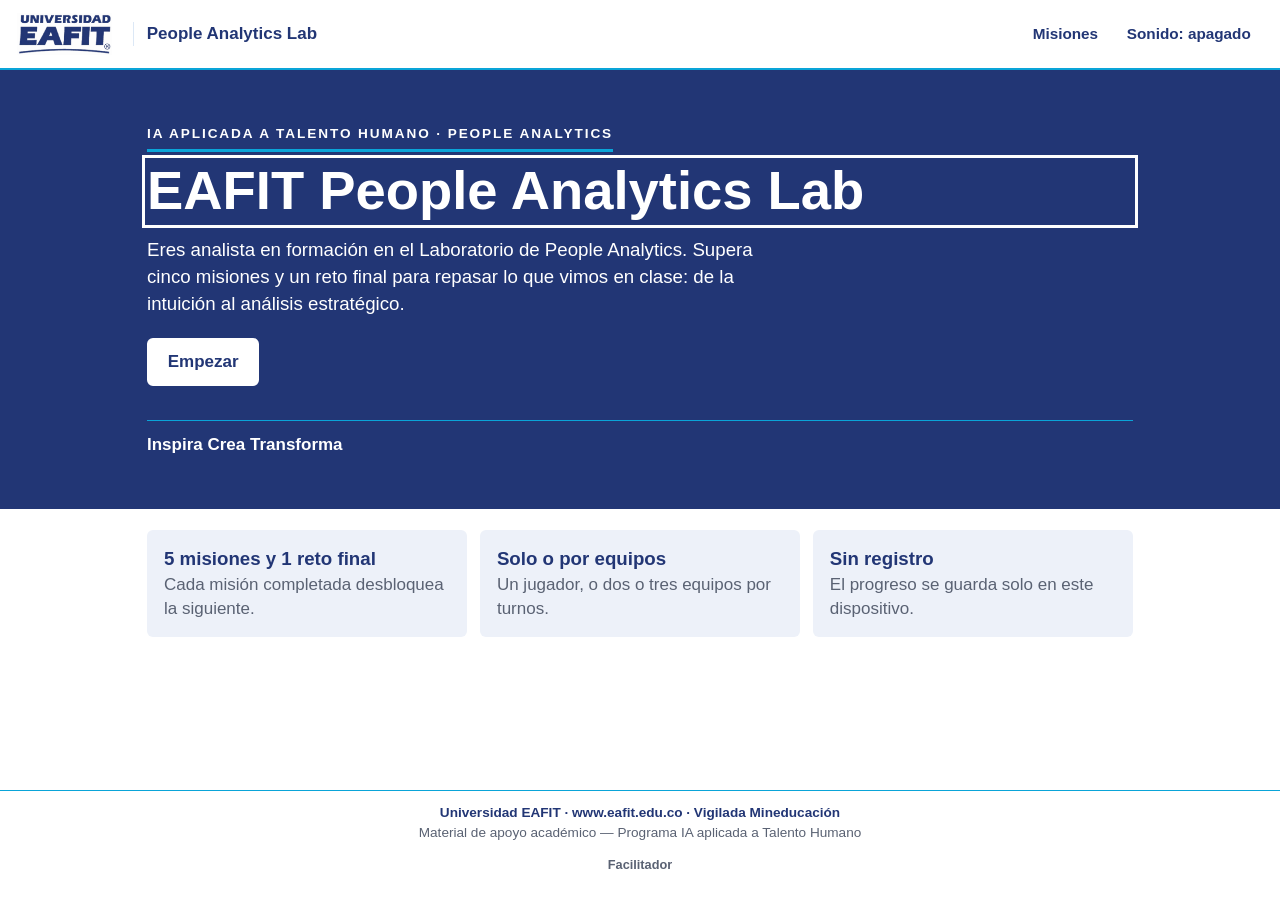
<file: capturas/A-inicio.html>
<!DOCTYPE html>
<html lang="es-CO">
<head>
  <meta charset="utf-8">
  <meta name="viewport" content="width=device-width, initial-scale=1">
  <title>EAFIT People Analytics Lab · IA aplicada a Talento Humano</title>
  <meta name="description" content="Juego de repaso de People Analytics: cultura del dato, niveles de madurez, habilidades clave y las nueve dimensiones. Material de apoyo académico.">
  <meta name="robots" content="noindex">
  <style>
/*
 * ESTILOS — EAFIT People Analytics Lab
 * Todos los colores y tipografías salen de brand/BRAND.md.
 * No agregues colores fuera de estos tokens.
 */

/* ---------- Tipografía (incluida localmente, licencia OFL) ---------- */
/* ---------- Tokens de marca (BRAND.md, sección 1) ---------- */
:root {
  --eafit-azul: #223675;
  --eafit-azul-profundo: #16265C;
  --eafit-cian: #0AA4D8;
  --eafit-gris-texto: #5A6273;
  --eafit-fondo-1: #EDF1F9;
  --eafit-fondo-2: #D7EEFA;
  --eafit-fondo-3: #F2F7FD;
  --eafit-borde: #DCE8F6;
  --eafit-blanco: #FFFFFF;

  --fuente: "Carlito", Calibri, Arial, sans-serif;
  --radio: 6px;
  --ancho: 60rem;
  --sombra: 0 1px 2px rgba(34, 54, 117, 0.12);
}

*, *::before, *::after { box-sizing: border-box; }

html { font-size: 106.25%; -webkit-text-size-adjust: 100%; }
html.proyector { font-size: 150%; }

body {
  margin: 0;
  min-height: 100vh;
  display: flex;
  flex-direction: column;
  font-family: var(--fuente);
  font-size: 1rem;
  line-height: 1.45;
  color: var(--eafit-azul);
  background: var(--eafit-blanco);
}

h1, h2, h3, p { margin: 0; }
h1 { font-size: 1.75rem; line-height: 1.15; }
h2 { font-size: 1.25rem; line-height: 1.2; }
img { max-width: 100%; height: auto; }

.solo-lectores {
  position: absolute; width: 1px; height: 1px; overflow: hidden;
  clip: rect(0 0 0 0); white-space: nowrap;
}

.salto {
  position: absolute; left: 0.5rem; top: -4rem; z-index: 10;
  background: var(--eafit-azul); color: var(--eafit-blanco);
  padding: 0.5rem 0.75rem; border-radius: var(--radio);
}
.salto:focus { top: 0.5rem; }

/* Foco visible en todo lo interactivo */
:focus-visible { outline: 3px solid var(--eafit-azul); outline-offset: 2px; }
.portada :focus-visible, .facilitador :focus-visible, .retro--alerta :focus-visible {
  outline-color: var(--eafit-blanco);
}
main:focus { outline: none; }

/* ---------- Cabecera y pie ---------- */
.cabecera {
  display: flex; align-items: center; justify-content: space-between; gap: 0.75rem;
  padding: 0.5rem 1rem;
  border-bottom: 2px solid var(--eafit-cian);
  background: var(--eafit-blanco);
}
.cabecera__marca { display: flex; align-items: center; gap: 0.75rem; min-width: 0; }
/* El logo no se deforma ni se recolorea; se deja aire a su alrededor. */
.cabecera__logo { height: 2.5rem; width: auto; margin: 0.25rem 0.5rem 0.25rem 0; }
.cabecera__nombre {
  font-weight: 700; font-size: 1rem; padding-left: 0.75rem;
  border-left: 1px solid var(--eafit-borde); white-space: nowrap;
}
.cabecera__acciones { display: flex; gap: 0.25rem; flex-wrap: wrap; justify-content: flex-end; }

main { flex: 1; width: 100%; }
.contenedor { max-width: var(--ancho); margin: 0 auto; padding: 1.25rem 1rem 2rem; }

.pie {
  border-top: 1px solid var(--eafit-cian);
  padding: 0.75rem 1rem 1rem;
  text-align: center;
  font-size: 0.8rem;
}
.pie__institucional { font-weight: 700; }
.pie__academico { color: var(--eafit-gris-texto); }

/* ---------- Botones ---------- */
.boton {
  font: inherit; font-weight: 700; cursor: pointer;
  min-height: 2.75rem; padding: 0.55rem 1.1rem;
  border-radius: var(--radio);
  border: 2px solid var(--eafit-azul);
  background: var(--eafit-azul); color: var(--eafit-blanco);
}
.boton:hover { background: var(--eafit-azul-profundo); border-color: var(--eafit-azul-profundo); }
.boton--secundario { background: var(--eafit-blanco); color: var(--eafit-azul); }
.boton--secundario:hover { background: var(--eafit-fondo-1); border-color: var(--eafit-azul); }
.boton--texto {
  background: transparent; color: var(--eafit-azul); border-color: transparent;
  padding: 0.4rem 0.6rem; font-size: 0.9rem;
}
.boton--texto:hover { background: var(--eafit-fondo-1); border-color: transparent; }
.boton--claro { background: var(--eafit-blanco); color: var(--eafit-azul); border-color: var(--eafit-blanco); }
.boton--claro:hover { background: var(--eafit-fondo-2); border-color: var(--eafit-fondo-2); }
.boton[disabled] { opacity: 0.55; cursor: not-allowed; }
.acciones { display: flex; flex-wrap: wrap; gap: 0.6rem; margin-top: 1.25rem; }

/* ---------- Antetítulo (BRAND.md, sección 5) ---------- */
.antetitulo {
  font-size: 0.8rem; font-weight: 700; letter-spacing: 0.14em; text-transform: uppercase;
  color: var(--eafit-azul);
  padding-bottom: 0.3rem; margin-bottom: 0.5rem;
  border-bottom: 3px solid var(--eafit-cian);
  display: inline-block;
}

/* ---------- Portada ---------- */
.portada { background: var(--eafit-azul); color: var(--eafit-blanco); }
.portada .contenedor { padding-top: 2rem; padding-bottom: 2rem; }
/* El archivo del logo trae fondo azul #223675: solo se usa sobre ese mismo azul. */
.portada__logo { width: 11rem; height: auto; display: block; margin-bottom: 2rem; }
.portada .antetitulo { color: var(--eafit-blanco); }
.portada h1 { font-size: 2.4rem; margin-bottom: 0.75rem; }
.portada__texto { max-width: 36rem; font-size: 1.1rem; }
.portada__firma {
  margin-top: 2rem; padding-top: 0.75rem; border-top: 1px solid var(--eafit-cian);
  font-weight: 700;
}
.datos { display: grid; gap: 0.75rem; grid-template-columns: 1fr; }
.dato { background: var(--eafit-fondo-1); border-radius: var(--radio); padding: 0.9rem 1rem; }
.dato strong { display: block; font-size: 1.1rem; }
.dato span { color: var(--eafit-gris-texto); }

/* ---------- Mapa de misiones ---------- */
.marcador { display: flex; flex-wrap: wrap; gap: 0.5rem 1.5rem; margin: 0.75rem 0 1.25rem; font-weight: 700; }
.lista-misiones { list-style: none; margin: 0; padding: 0; display: grid; gap: 0.75rem; grid-template-columns: 1fr; }
.mision {
  display: grid; grid-template-columns: auto 1fr; gap: 0.25rem 0.9rem; align-items: start;
  border: 1px solid var(--eafit-borde); border-radius: var(--radio);
  background: var(--eafit-fondo-3); padding: 1rem; box-shadow: var(--sombra);
}
.mision__numero {
  grid-row: span 3;
  width: 2.4rem; height: 2.4rem; border-radius: 50%;
  display: flex; align-items: center; justify-content: center;
  background: var(--eafit-azul); color: var(--eafit-blanco); font-weight: 700;
}
.mision__resumen { color: var(--eafit-gris-texto); }
.mision__estado { font-size: 0.9rem; font-weight: 700; display: flex; align-items: center; gap: 0.35rem; }
.mision__pie { grid-column: 2; display: flex; flex-wrap: wrap; align-items: center; justify-content: space-between; gap: 0.5rem; margin-top: 0.4rem; }
.mision--bloqueada { background: var(--eafit-blanco); }
.mision--bloqueada .mision__numero { background: var(--eafit-blanco); color: var(--eafit-azul); border: 2px solid var(--eafit-azul); }

.icono { width: 1.15em; height: 1.15em; flex: none; vertical-align: -0.18em; }

/* ---------- Presentación de la misión ---------- */
.intro__instruccion { font-size: 1.15rem; max-width: 40rem; margin: 0.75rem 0 1rem; }
.reglas { list-style: none; padding: 0; margin: 0; display: grid; gap: 0.5rem; max-width: 40rem; }
.reglas li { background: var(--eafit-fondo-1); border-radius: var(--radio); padding: 0.6rem 0.8rem; }

/* ---------- Estado de la partida ---------- */
.estado { display: flex; flex-wrap: wrap; align-items: center; gap: 0.4rem 1.25rem; font-weight: 700; font-size: 0.95rem; }
.estado__alertas { display: inline-flex; align-items: center; gap: 0.3rem; }
.progreso { height: 0.5rem; background: var(--eafit-fondo-1); border-radius: 1rem; overflow: hidden; margin: 0.5rem 0 1rem; }
.progreso__barra { height: 100%; background: var(--eafit-cian); transition: width 0.25s ease; }

/* ---------- Misión 1: tarjeta y destinos ---------- */
.tarjeta {
  background: var(--eafit-blanco);
  border: 2px solid var(--eafit-azul); border-left-width: 0.5rem;
  border-radius: var(--radio); box-shadow: var(--sombra);
  padding: 1rem 1.1rem; margin-bottom: 1rem;
  font-size: 1.2rem; font-weight: 700; line-height: 1.3;
  position: relative; z-index: 2;
}
.tarjeta__etiqueta { display: block; font-size: 0.8rem; letter-spacing: 0.12em; text-transform: uppercase; color: var(--eafit-gris-texto); margin-bottom: 0.3rem; }
.tarjeta--arrastrable { cursor: grab; touch-action: none; user-select: none; -webkit-user-select: none; }
.tarjeta--moviendo { cursor: grabbing; box-shadow: 0 8px 18px rgba(34, 54, 117, 0.25); }
.tarjeta--regresa { transition: transform 0.2s ease; }

.destinos { display: grid; gap: 0.6rem; grid-template-columns: 1fr; }
.destino {
  font: inherit; text-align: left; cursor: pointer; color: var(--eafit-azul);
  display: grid; grid-template-columns: auto 1fr auto; gap: 0.1rem 0.7rem; align-items: center;
  min-height: 3.75rem; padding: 0.65rem 0.9rem;
  background: var(--eafit-fondo-1);
  border: 2px solid var(--eafit-azul); border-radius: var(--radio);
}
.destino:hover, .destino--encima { background: var(--eafit-fondo-2); }
.destino--encima { outline: 3px solid var(--eafit-cian); outline-offset: 2px; }
.destino > .icono { grid-row: span 2; width: 1.6rem; height: 1.6rem; }
.destino__texto { font-weight: 700; font-size: 1.05rem; }
.destino__ayuda { grid-column: 2; font-size: 0.85rem; color: var(--eafit-gris-texto); }
.destino__tecla {
  grid-row: 1 / span 2; grid-column: 3;
  border: 1px solid var(--eafit-azul); border-radius: 4px; padding: 0 0.4rem; font-size: 0.8rem; font-weight: 700;
}
.destino[disabled] { cursor: default; opacity: 1; }
.destino--apagado { background: var(--eafit-blanco); border-color: var(--eafit-borde); color: var(--eafit-gris-texto); }
.destino--era { background: var(--eafit-fondo-2); border-color: var(--eafit-cian); border-width: 3px; }
.destino--elegido-mal { background: var(--eafit-blanco); border-style: dashed; border-color: var(--eafit-azul-profundo); }
.destino__marca { grid-column: 2; font-size: 0.85rem; font-weight: 700; display: flex; align-items: center; gap: 0.25rem; }
.ayuda-teclado { margin-top: 0.6rem; font-size: 0.85rem; color: var(--eafit-gris-texto); }

/* ---------- Retroalimentación (BRAND.md, sección 7: pendiente de validación) ---------- */
.retro { margin-top: 1rem; padding: 0.9rem 1rem; border-radius: var(--radio); }
.retro__titulo { display: flex; align-items: center; gap: 0.45rem; font-size: 1.15rem; font-weight: 700; margin-bottom: 0.35rem; }
.retro__fuente { font-size: 0.85rem; margin-top: 0.35rem; }
.retro--ok { background: var(--eafit-fondo-2); border: 2px solid var(--eafit-cian); border-left-width: 0.5rem; }
.retro--mal { background: var(--eafit-blanco); border: 2px dashed var(--eafit-azul-profundo); color: var(--eafit-azul-profundo); }
.retro--alerta { background: var(--eafit-azul-profundo); color: var(--eafit-blanco); border: 2px solid var(--eafit-azul-profundo); }
.retro--mal .retro__fuente { color: var(--eafit-gris-texto); }

/* ---------- Resumen y repaso ---------- */
.insignia {
  display: flex; align-items: center; gap: 0.9rem;
  background: var(--eafit-azul); color: var(--eafit-blanco);
  border-radius: var(--radio); padding: 1rem; margin: 1rem 0;
}
.insignia .icono { width: 2.6rem; height: 2.6rem; }
.insignia--pendiente { background: var(--eafit-blanco); color: var(--eafit-azul); border: 2px dashed var(--eafit-azul); }
.insignia__nombre { font-size: 1.25rem; font-weight: 700; display: block; }
.cifras { display: grid; grid-template-columns: repeat(2, 1fr); gap: 0.6rem; }
.cifra { background: var(--eafit-fondo-1); border-radius: var(--radio); padding: 0.75rem; }
.cifra strong { display: block; font-size: 1.6rem; line-height: 1.1; }
.cifra span { font-size: 0.9rem; color: var(--eafit-gris-texto); }

.repaso { list-style: none; margin: 1rem 0 0; padding: 0; display: grid; gap: 0.75rem; }
.repaso li { border: 1px solid var(--eafit-borde); border-left: 0.4rem solid var(--eafit-cian); border-radius: var(--radio); padding: 0.8rem 1rem; background: var(--eafit-fondo-3); }
.repaso__enunciado { font-weight: 700; }
.repaso__fuente { font-size: 0.85rem; color: var(--eafit-gris-texto); }

/* ---------- Configuración de la sala ---------- */
.campos { display: grid; gap: 0.75rem; grid-template-columns: 1fr; margin-top: 1rem; max-width: 44rem; }
.campo { display: grid; gap: 0.25rem; font-weight: 700; }
.campo input {
  font: inherit; color: var(--eafit-azul); background: var(--eafit-blanco);
  border: 2px solid var(--eafit-azul); border-radius: var(--radio);
  min-height: 2.75rem; padding: 0.4rem 0.7rem; width: 100%;
}
.nota { font-size: 0.9rem; color: var(--eafit-gris-texto); margin-top: 0.6rem; }
.boton--contorno { background: transparent; color: var(--eafit-blanco); border-color: var(--eafit-blanco); }
.boton--contorno:hover { background: var(--eafit-azul-profundo); border-color: var(--eafit-blanco); }
.boton--chico { min-height: 2.4rem; padding: 0.3rem 0.8rem; font-size: 0.9rem; }
.boton--icono { min-height: 2.75rem; min-width: 2.75rem; padding: 0.3rem; display: inline-flex; align-items: center; justify-content: center; }

/* ---------- Opciones de respuesta ---------- */
.pregunta { font-size: 1.25rem; font-weight: 700; line-height: 1.3; margin: 0.25rem 0 0.9rem; }
.opciones { display: grid; gap: 0.6rem; grid-template-columns: 1fr; }
.opcion {
  font: inherit; text-align: left; cursor: pointer; color: var(--eafit-azul);
  display: grid; grid-template-columns: auto 1fr; gap: 0.1rem 0.7rem; align-items: center;
  min-height: 3.25rem; padding: 0.6rem 0.9rem;
  background: var(--eafit-fondo-1);
  border: 2px solid var(--eafit-azul); border-radius: var(--radio);
}
.opcion:hover { background: var(--eafit-fondo-2); }
.opcion__texto { font-weight: 700; grid-column: 2; }
.opcion__ayuda { grid-column: 2; font-size: 0.9rem; color: var(--eafit-gris-texto); }
.opcion__tecla, .opcion__casilla {
  grid-row: span 2; width: 1.7rem; height: 1.7rem; display: flex; align-items: center; justify-content: center;
  border: 2px solid var(--eafit-azul); border-radius: 4px; font-size: 0.85rem; font-weight: 700; background: var(--eafit-blanco);
}
.opcion__casilla .icono { visibility: hidden; }
.opcion--marcada { background: var(--eafit-fondo-2); border-width: 3px; }
.opcion--marcada .opcion__casilla { background: var(--eafit-azul); color: var(--eafit-blanco); }
.opcion--marcada .opcion__casilla .icono, .opcion--era .opcion__casilla .icono { visibility: visible; }
.opcion__marca { grid-column: 2; font-size: 0.85rem; font-weight: 700; display: flex; align-items: center; gap: 0.25rem; }
.opcion[disabled] { cursor: default; opacity: 1; }
.opcion--apagada { background: var(--eafit-blanco); border-color: var(--eafit-borde); color: var(--eafit-gris-texto); }
.opcion--apagada .opcion__tecla, .opcion--apagada .opcion__casilla { border-color: var(--eafit-borde); }
.opcion--era { background: var(--eafit-fondo-2); border-color: var(--eafit-cian); border-width: 3px; }
.opcion--elegido-mal { background: var(--eafit-blanco); border-style: dashed; border-color: var(--eafit-azul-profundo); }
.opciones--fila .opcion { grid-template-columns: 1fr; }
.opciones--fila .opcion__texto, .opciones--fila .opcion__ayuda { grid-column: 1; }

.ficha { display: flex; align-items: center; gap: 0.4rem; flex-wrap: wrap; background: var(--eafit-azul); color: var(--eafit-blanco); border-radius: var(--radio); padding: 0.5rem 0.8rem; margin-bottom: 0.75rem; }
.pista { background: var(--eafit-fondo-2); border-left: 0.4rem solid var(--eafit-cian); border-radius: var(--radio); padding: 0.6rem 0.8rem; margin-top: 0.75rem; }

/* ---------- Simulador de chat (misión 4) ---------- */
.chat { display: grid; gap: 0.5rem; margin-bottom: 1rem; }
.burbuja { max-width: 88%; padding: 0.65rem 0.9rem; border-radius: var(--radio); }
.burbuja__quien { display: block; font-size: 0.75rem; font-weight: 700; letter-spacing: 0.1em; text-transform: uppercase; margin-bottom: 0.15rem; }
.burbuja--usuario { justify-self: end; background: var(--eafit-fondo-1); border: 1px solid var(--eafit-borde); }
.burbuja--agente { justify-self: start; background: var(--eafit-blanco); border: 2px solid var(--eafit-azul); border-left-width: 0.4rem; }
.chat .nota { margin-top: 0; font-style: italic; }

/* ---------- Ordenar pasos ---------- */
.pasos { list-style: none; margin: 0; padding: 0; display: grid; gap: 0.5rem; }
.paso {
  display: grid; grid-template-columns: auto 1fr auto; gap: 0.6rem; align-items: center;
  background: var(--eafit-fondo-1); border: 2px solid var(--eafit-azul); border-radius: var(--radio); padding: 0.5rem 0.7rem;
}
.paso__numero { width: 1.8rem; height: 1.8rem; border-radius: 50%; background: var(--eafit-azul); color: var(--eafit-blanco); display: flex; align-items: center; justify-content: center; font-weight: 700; font-size: 0.9rem; }
.paso__texto { font-weight: 700; }
.paso__botones { display: flex; gap: 0.35rem; }
.paso--bien { background: var(--eafit-fondo-2); border-color: var(--eafit-cian); border-width: 3px; }
.paso--mal { background: var(--eafit-blanco); border-style: dashed; border-color: var(--eafit-azul-profundo); }

/* ---------- Equipos, turnos y tabla de posiciones ---------- */
.turnos { display: grid; gap: 0.5rem; grid-template-columns: repeat(auto-fit, minmax(7rem, 1fr)); margin-bottom: 0.75rem; }
.turno { display: grid; padding: 0.45rem 0.7rem; border: 1px solid var(--eafit-borde); border-radius: var(--radio); background: var(--eafit-blanco); color: var(--eafit-gris-texto); font-size: 0.9rem; }
.turno strong { color: var(--eafit-azul); font-size: 1rem; }
.turno--activo { background: var(--eafit-azul); border-color: var(--eafit-azul); color: var(--eafit-blanco); }
.turno--activo strong { color: var(--eafit-blanco); font-size: 1.15rem; }
.turno__etiqueta { font-size: 0.72rem; font-weight: 700; letter-spacing: 0.12em; text-transform: uppercase; }
.tabla { width: 100%; max-width: 34rem; border-collapse: collapse; margin: 0.5rem 0 1.25rem; }
.tabla caption { text-align: left; font-weight: 700; font-size: 1.1rem; padding-bottom: 0.35rem; }
.tabla th, .tabla td { text-align: left; padding: 0.45rem 0.7rem; border-bottom: 1px solid var(--eafit-borde); }
.tabla tr:first-child th, .tabla tr:first-child td { background: var(--eafit-fondo-2); font-weight: 700; }
.tabla td:last-child { text-align: right; white-space: nowrap; }

/* ---------- Reloj y comodines (reto final) ---------- */
.comodines { display: flex; flex-wrap: wrap; align-items: center; gap: 0.5rem; margin-bottom: 0.9rem; }
.reloj { display: flex; align-items: center; gap: 0.4rem; font-weight: 700; font-size: 1.15rem; flex: 1 1 12rem; }
.reloj__pista { flex: 1; height: 0.5rem; background: var(--eafit-fondo-1); border-radius: 1rem; overflow: hidden; min-width: 4rem; }
.reloj__barra { display: block; height: 100%; background: var(--eafit-azul); transition: width 0.9s linear; }

/* ---------- Avisos y resultados finales ---------- */
.aviso { display: flex; align-items: center; gap: 0.45rem; flex-wrap: wrap; background: var(--eafit-fondo-2); border: 2px solid var(--eafit-cian); border-radius: var(--radio); padding: 0.6rem 0.8rem; margin-bottom: 1rem; }
.aviso--pendiente { background: var(--eafit-blanco); border: 2px dashed var(--eafit-azul); }
.logros { list-style: none; margin: 0.5rem 0 1.25rem; padding: 0; display: grid; gap: 0.5rem; grid-template-columns: 1fr; }
.logro { display: flex; align-items: center; gap: 0.7rem; background: var(--eafit-azul); color: var(--eafit-blanco); border-radius: var(--radio); padding: 0.6rem 0.8rem; }
.logro .icono { width: 1.8rem; height: 1.8rem; }
.logro span span { display: block; font-size: 0.85rem; }
.logro strong { display: block; }
.logro--pendiente { background: var(--eafit-blanco); color: var(--eafit-azul); border: 2px dashed var(--eafit-azul); }
.dos-columnas { display: grid; gap: 1rem; grid-template-columns: 1fr; }
.conceptos { margin: 0.4rem 0 0; padding-left: 1.2rem; display: grid; gap: 0.3rem; }
.cierre { margin-top: 1.25rem; padding: 0.9rem 1rem; background: var(--eafit-azul); color: var(--eafit-blanco); border-radius: var(--radio); font-size: 1.15rem; font-weight: 700; }
.firma { margin-top: 1.25rem; padding-top: 0.6rem; border-top: 1px solid var(--eafit-cian); font-weight: 700; }
.pie__facilitador { font-size: 0.75rem; min-height: 2rem; color: var(--eafit-gris-texto); margin-top: 0.25rem; }

/* ---------- Modo facilitador ---------- */
.facilitador {
  background: var(--eafit-azul-profundo); color: var(--eafit-blanco);
  padding: 0.4rem 1rem; display: flex; flex-wrap: wrap; align-items: center; gap: 0.5rem;
  font-size: 0.9rem;
}
.facilitador[hidden] { display: none; }
.facilitador strong { margin-right: 0.5rem; }
.facilitador .boton { min-height: 2.2rem; padding: 0.25rem 0.7rem; font-size: 0.85rem; }
.clave { margin-top: 0.75rem; padding: 0.6rem 0.8rem; background: var(--eafit-azul-profundo); color: var(--eafit-blanco); border-radius: var(--radio); }

/* ---------- Pantallas anchas y proyector ---------- */
@media (min-width: 40rem) {
  h1 { font-size: 2.1rem; }
  .portada h1 { font-size: 3.2rem; }
  .portada .contenedor { padding-top: 3rem; padding-bottom: 3rem; }
  .datos { grid-template-columns: repeat(3, 1fr); }
  .lista-misiones { grid-template-columns: repeat(2, 1fr); }
  .destinos { grid-template-columns: repeat(3, 1fr); }
  .destino { grid-template-columns: auto 1fr; align-content: start; min-height: 6.5rem; }
  .destino__tecla { grid-row: auto; grid-column: 2; justify-self: start; margin-top: 0.3rem; }
  .tarjeta { font-size: 1.45rem; padding: 1.4rem 1.5rem; }
  .cifras { grid-template-columns: repeat(4, 1fr); }
  .destinos--2 { grid-template-columns: repeat(2, 1fr); }
  .destinos--4 { grid-template-columns: repeat(4, 1fr); }
  .destinos--4 .destino { grid-template-columns: 1fr; min-height: 5rem; }
  .destinos--4 .destino > .icono { display: none; }
  .destinos--4 .destino__tecla, .destinos--4 .destino__marca { grid-column: 1; }
  .destinos--5 { grid-template-columns: repeat(5, 1fr); }
  .destinos--5 .destino { min-height: 5rem; grid-template-columns: 1fr; }
  .destinos--5 .destino > .icono { display: none; }
  .destinos--5 .destino__tecla { grid-column: 1; }
  .destinos--5 .destino__marca { grid-column: 1; }
  .opciones--fila { grid-template-columns: repeat(3, 1fr); }
  .campos { grid-template-columns: repeat(3, 1fr); }
  .logros { grid-template-columns: repeat(2, 1fr); }
  .dos-columnas { grid-template-columns: repeat(2, 1fr); }
  .pregunta { font-size: 1.45rem; }
}
@media (min-width: 100rem) {
  html { font-size: 137.5%; }
  html.proyector { font-size: 162.5%; }
}

/* Sin animaciones para quien las desactiva en su sistema */
@media (prefers-reduced-motion: reduce) {
  *, *::before, *::after { transition: none !important; animation: none !important; }
}

/* Alto contraste del sistema (Windows) */
@media (forced-colors: active) {
  .boton, .destino, .tarjeta, .retro, .insignia { border: 2px solid; }
}

</style>
</head>
<body>
  <a class="salto" href="#contenido">Saltar al contenido</a>

  <header class="cabecera">
    <div class="cabecera__marca">
      <img class="cabecera__logo" src="[data-uri]" width="731" height="328" alt="Universidad EAFIT">
      <span class="cabecera__nombre">People Analytics Lab</span>
    </div>
    <nav class="cabecera__acciones" aria-label="Opciones del juego">
      <button type="button" class="boton boton--texto" id="btn-misiones">Misiones</button>
      <button type="button" class="boton boton--texto" id="btn-sonido" aria-pressed="false">Sonido: apagado</button>
    </nav>
  </header>

  <div id="barra-facilitador" class="facilitador" hidden></div>

  <main id="contenido" tabindex="-1"></main>

  <footer class="pie">
    <p class="pie__institucional">Universidad EAFIT · www.eafit.edu.co · Vigilada Mineducación</p>
    <p class="pie__academico">Material de apoyo académico — Programa IA aplicada a Talento Humano</p>
    <button type="button" class="boton boton--texto pie__facilitador" id="btn-facilitador">Facilitador</button>
  </footer>

  <div id="vivo" class="solo-lectores" aria-live="polite"></div>

  <noscript><p style="padding:1rem">Este juego necesita JavaScript activado en el navegador.</p></noscript>

  <script>window.AA_DEMO="inicio";</script>
<script>
/*
 * BANCO DE PREGUNTAS — EAFIT People Analytics Lab
 * ------------------------------------------------------------------
 * Este archivo se puede editar sin tocar la lógica del juego.
 * Es un archivo .js (y no .json) para que el juego abra con doble clic
 * en index.html, sin servidor.
 *
 * Cada ítem tiene:
 *   id          identificador único (no lo repitas)
 *   mision      m1 … m6
 *   concepto    A … G (ver CONTENIDO.md)
 *   tipo        "clasificar" | "opcion" | "multi" | "ordenar"
 *   enunciado   lo que lee el jugador
 *   opciones    lista de { id, texto } (en "clasificar" se usan las
 *               categorías de la misión y este campo no va)
 *   correcta    id de la opción correcta
 *               ("multi": lista de ids · "ordenar": lista de ids en orden)
 *   explicacion 1–2 frases que se muestran después de responder
 *   fuente      documento de la clase del que sale
 *   critico     (opcional) true = fallarlo cuesta una "alerta de riesgo"
 *   pista       (solo reto final) texto del comodín «Pista del facilitador»
 *
 * Después de editar, ejecuta:  node tools/validar.js
 * Los casos marcados como ficticios son inventados para el juego.
 */
(function (raiz) {
  "use strict";

  var PPT = "Presentación «Clase 3 · People Analytics» (Parte 1)";
  var NUEVE = "Lectura «Nine Dimensions for Excellence in People Analytics» (Insight222)";
  var SIS = "Lectura «People Analytics, Evolved: A Systemic Approach» (Josh Bersin Company)";
  var FICT = " · caso ficticio para el juego";

  var SI_NO = [
    { id: "si", texto: "Verdadero" },
    { id: "no", texto: "Falso" }
  ];

  /* Textos generales del juego */
  var juego = {
    nombre: "EAFIT People Analytics Lab",
    antetitulo: "IA aplicada a Talento Humano · People Analytics",
    portada: "Eres analista en formación en el Laboratorio de People Analytics. Supera cinco misiones y un reto final para repasar lo que vimos en clase: de la intuición al análisis estratégico.",
    lugar: "Laboratorio de People Analytics",
    ejemploCritico: "como usar los datos para culpar o descuidar la privacidad",
    cierre: "Los datos no reemplazan el criterio: las decisiones sobre personas se toman desde la evidencia y la responsabilidad."
  };

  var misiones = [
    {
      id: "m1",
      titulo: "¿En qué nivel estamos?",
      resumen: "Ubica cada pista en uno de los 4 niveles de madurez analítica.",
      instruccion: "Lee la pista y decide a cuál de los cuatro niveles de madurez analítica corresponde: reporting, descriptivo, estratégico o sistémico. Toca un nivel o arrastra la tarjeta.",
      insignia: "Radar de madurez",
      etiqueta: "Pista",
      seleccion: { porCategoria: 3 },
      categorias: [
        { id: "n1", texto: "1 · Reporting" },
        { id: "n2", texto: "2 · Descriptivo" },
        { id: "n3", texto: "3 · Estratégico" },
        { id: "n4", texto: "4 · Sistémico" }
      ]
    },
    {
      id: "m2",
      titulo: "Cultura del dato o señal de alerta",
      resumen: "Distingue las prácticas que construyen cultura del dato.",
      instruccion: "Lee cada comportamiento y decide si construye cultura del dato en Talento Humano o si es una señal de alerta. Toca una opción o arrastra la tarjeta.",
      insignia: "Guardián de la cultura del dato",
      etiqueta: "Comportamiento",
      seleccion: { porCategoria: 6 },
      categorias: [
        { id: "practica", texto: "Cultura del dato", icono: "visto", ayuda: "Evidencia y responsabilidad" },
        { id: "alerta", texto: "Señal de alerta", icono: "alto", ayuda: "Intuición, jerarquía, urgencia o mal uso" }
      ]
    },
    {
      id: "m3",
      titulo: "El equipo ideal",
      resumen: "Asigna cada habilidad a su área de conocimiento.",
      instruccion: "Un equipo de People Analytics combina varias áreas de conocimiento. Lee cada habilidad y ubícala en su área: ciencia de datos, consultoría o ciencias del comportamiento.",
      insignia: "Arquitecto de equipos",
      etiqueta: "Habilidad",
      seleccion: { porCategoria: 4 },
      categorias: [
        { id: "datos", texto: "Ciencia de datos" },
        { id: "consultoria", texto: "Consultoría" },
        { id: "comportamiento", texto: "Ciencias del comportamiento" }
      ]
    },
    {
      id: "m4",
      titulo: "Las nueve dimensiones",
      resumen: "Fundamentos, recursos y valor: el modelo de Insight222.",
      instruccion: "El modelo de las nueve dimensiones las agrupa en tres categorías: fundamentos, recursos y valor. Ubica cada dimensión en su categoría y responde las preguntas sobre el modelo.",
      insignia: "Navegante de las nueve dimensiones",
      etiqueta: "Dimensión",
      seleccion: { cantidad: 12 },
      categorias: [
        { id: "fundamentos", texto: "Fundamentos" },
        { id: "recursos", texto: "Recursos" },
        { id: "valor", texto: "Valor" }
      ]
    },
    {
      id: "m5",
      titulo: "De la intuición a la evidencia",
      resumen: "Qué es People Analytics, el caso de Juan y el enfoque sistémico.",
      instruccion: "Responde las preguntas sobre qué es People Analytics, el caso de Juan y el enfoque sistémico. Algunas piden marcar varias opciones u ordenar pasos.",
      insignia: "De la intuición a la evidencia",
      seleccion: { cantidad: 10 }
    },
    {
      id: "m6",
      titulo: "Sala de decisiones",
      resumen: "10 preguntas relámpago contra el reloj, con comodines.",
      instruccion: "Preguntas relámpago mezcladas de todas las misiones, con reloj. Hay dos comodines para toda la partida: un 50/50 y una pista del facilitador.",
      insignia: "Analista graduado",
      seleccion: { cantidad: 10 },
      segundos: 25
    }
  ];

  var items = [
    /* ============ MISIÓN 1 · ¿En qué nivel estamos? (C) ============ */
    { id: "m1-01", mision: "m1", concepto: "C", tipo: "clasificar",
      enunciado: "Responde la pregunta: «¿Qué pasó?»",
      correcta: "n1",
      explicacion: "El nivel 1, reporting, es reactivo: responde «¿qué pasó?».",
      fuente: PPT },
    { id: "m1-02", mision: "m1", concepto: "C", tipo: "clasificar",
      enunciado: "En la tabla de la clase, este nivel se llama «Reactivo».",
      correcta: "n1",
      explicacion: "El nivel 1, reporting, es el reactivo.",
      fuente: PPT },
    { id: "m1-03", mision: "m1", concepto: "C", tipo: "clasificar",
      enunciado: "Según la clase, aquí está entre el 70 y el 80 % de las empresas de Latinoamérica.",
      correcta: "n1",
      explicacion: "La mayoría de las empresas de la región está en el nivel 1, reporting.",
      fuente: PPT },
    { id: "m1-04", mision: "m1", concepto: "C", tipo: "clasificar",
      enunciado: "Talento Humano entrega el número de retiros del mes pasado cuando alguien lo pide.",
      correcta: "n1",
      explicacion: "Contar lo que ya ocurrió, y solo cuando lo piden, es reporting: «¿qué pasó?».",
      fuente: PPT + FICT },
    { id: "m1-05", mision: "m1", concepto: "C", tipo: "clasificar",
      enunciado: "Responde la pregunta: «¿Cómo estamos?»",
      correcta: "n2",
      explicacion: "El nivel 2, descriptivo, responde «¿cómo estamos?».",
      fuente: PPT },
    { id: "m1-06", mision: "m1", concepto: "C", tipo: "clasificar",
      enunciado: "En la tabla de la clase, este nivel se llama «Dashboards».",
      correcta: "n2",
      explicacion: "El nivel 2, descriptivo, es el de los dashboards o tableros.",
      fuente: PPT },
    { id: "m1-07", mision: "m1", concepto: "C", tipo: "clasificar",
      enunciado: "Aquí vive la «trampa del dashboard».",
      correcta: "n2",
      explicacion: "La «trampa del dashboard» es quedarse en el nivel 2: mostrar cómo estamos sin llegar al porqué.",
      fuente: PPT },
    { id: "m1-08", mision: "m1", concepto: "C", tipo: "clasificar",
      enunciado: "El área tiene un tablero con la rotación por sede, pero nadie explica por qué cambia.",
      correcta: "n2",
      explicacion: "Un tablero que muestra el estado actual, sin explicar causas, es el nivel descriptivo.",
      fuente: PPT + FICT },
    { id: "m1-09", mision: "m1", concepto: "C", tipo: "clasificar",
      enunciado: "Responde la pregunta: «¿Por qué pasa y qué podemos hacer?»",
      correcta: "n3",
      explicacion: "El nivel 3, estratégico, responde «¿por qué pasa y qué podemos hacer?».",
      fuente: PPT },
    { id: "m1-10", mision: "m1", concepto: "C", tipo: "clasificar",
      enunciado: "En la tabla de la clase, este nivel se llama «Proactivo».",
      correcta: "n3",
      explicacion: "El nivel 3, estratégico, es el proactivo.",
      fuente: PPT },
    { id: "m1-11", mision: "m1", concepto: "C", tipo: "clasificar",
      enunciado: "Es la meta realista para los próximos 12 a 18 meses.",
      correcta: "n3",
      explicacion: "Llegar al nivel 3, estratégico, es la meta realista a 12–18 meses.",
      fuente: PPT },
    { id: "m1-12", mision: "m1", concepto: "C", tipo: "clasificar",
      enunciado: "El equipo analiza por qué renuncian más personas en una sede y propone acciones.",
      correcta: "n3",
      explicacion: "Buscar las causas y proponer qué hacer es el nivel estratégico.",
      fuente: PPT + FICT },
    { id: "m1-13", mision: "m1", concepto: "C", tipo: "clasificar",
      enunciado: "Responde la pregunta: «¿Qué va a pasar y qué debo decidir ahora?»",
      correcta: "n4",
      explicacion: "El nivel 4, sistémico, responde «¿qué va a pasar y qué debo decidir ahora?».",
      fuente: PPT },
    { id: "m1-14", mision: "m1", concepto: "C", tipo: "clasificar",
      enunciado: "En la tabla de la clase, este nivel se llama «Predictivo».",
      correcta: "n4",
      explicacion: "El nivel 4, sistémico, es el predictivo.",
      fuente: PPT },
    { id: "m1-15", mision: "m1", concepto: "C", tipo: "clasificar",
      enunciado: "La clase lo describe como «la ventaja competitiva real».",
      correcta: "n4",
      explicacion: "El nivel 4, sistémico, es la ventaja competitiva real.",
      fuente: PPT },
    { id: "m1-16", mision: "m1", concepto: "C", tipo: "clasificar",
      enunciado: "El equipo anticipa qué perfiles tienen mayor probabilidad de renunciar y decide hoy qué hacer.",
      correcta: "n4",
      explicacion: "Anticipar lo que va a pasar para decidir ahora es el nivel sistémico, predictivo.",
      fuente: PPT + FICT },

    /* ============ MISIÓN 2 · Cultura del dato o señal de alerta (B, G) ============ */
    { id: "m2-01", mision: "m2", concepto: "B", tipo: "clasificar",
      enunciado: "Hacer preguntas basadas en evidencia.",
      correcta: "practica",
      explicacion: "Es una de las cinco prácticas de la cultura del dato vistas en clase.",
      fuente: PPT },
    { id: "m2-02", mision: "m2", concepto: "B", tipo: "clasificar",
      enunciado: "Compartir los datos y los resultados de forma transparente.",
      correcta: "practica",
      explicacion: "La transparencia con los datos y los resultados es una práctica de la cultura del dato.",
      fuente: PPT },
    { id: "m2-03", mision: "m2", concepto: "B", tipo: "clasificar",
      enunciado: "Entrenar al equipo para interpretar e intervenir con base en datos.",
      correcta: "practica",
      explicacion: "La cultura del dato implica que todos sepan interpretar los datos con criterio.",
      fuente: PPT },
    { id: "m2-04", mision: "m2", concepto: "G", tipo: "clasificar",
      enunciado: "Usar los datos para aprender.",
      correcta: "practica",
      explicacion: "«No uses los datos para culpar, sino para aprender.»",
      fuente: PPT },
    { id: "m2-05", mision: "m2", concepto: "G", tipo: "clasificar",
      enunciado: "Cuidar la privacidad y la integridad de la información.",
      correcta: "practica",
      explicacion: "Cuidar la privacidad y la integridad de la información es una de las cinco prácticas.",
      fuente: PPT },
    { id: "m2-06", mision: "m2", concepto: "B", tipo: "clasificar",
      enunciado: "Tomar las decisiones sobre personas desde la evidencia y la responsabilidad.",
      correcta: "practica",
      explicacion: "En Talento Humano, la cultura del dato significa decidir desde la evidencia y la responsabilidad.",
      fuente: PPT },
    { id: "m2-07", mision: "m2", concepto: "B", tipo: "clasificar",
      enunciado: "Que líderes, analistas y gestores comprendan el valor de los datos y sepan interpretarlos con criterio.",
      correcta: "practica",
      explicacion: "La cultura del dato implica a todos: líderes, analistas y gestores.",
      fuente: PPT },
    { id: "m2-08", mision: "m2", concepto: "B", tipo: "clasificar",
      enunciado: "Actuar con base en los datos para mejorar el bienestar, el desempeño y el desarrollo de las personas.",
      correcta: "practica",
      explicacion: "El propósito de la cultura del dato es mejorar el bienestar, el desempeño y el desarrollo de las personas.",
      fuente: PPT },
    { id: "m2-09", mision: "m2", concepto: "G", tipo: "clasificar", critico: true,
      enunciado: "Usar los datos para culpar a una persona o a un equipo.",
      correcta: "alerta",
      explicacion: "Los datos no se usan para culpar, sino para aprender.",
      fuente: PPT },
    { id: "m2-10", mision: "m2", concepto: "G", tipo: "clasificar", critico: true,
      enunciado: "Descuidar la privacidad de la información de las personas.",
      correcta: "alerta",
      explicacion: "La cultura del dato exige cuidar la privacidad y la integridad de la información.",
      fuente: PPT },
    { id: "m2-11", mision: "m2", concepto: "G", tipo: "clasificar", critico: true,
      enunciado: "Utilizar los datos de las personas sin criterio ético.",
      correcta: "alerta",
      explicacion: "La cultura del dato implica utilizar los datos éticamente.",
      fuente: PPT },
    { id: "m2-12", mision: "m2", concepto: "B", tipo: "clasificar",
      enunciado: "Decidir sobre las personas solo desde la intuición.",
      correcta: "alerta",
      explicacion: "Con cultura del dato, las decisiones sobre personas no se toman solo desde la intuición.",
      fuente: PPT },
    { id: "m2-13", mision: "m2", concepto: "B", tipo: "clasificar",
      enunciado: "Decidir según quién tiene más jerarquía, sin mirar la evidencia.",
      correcta: "alerta",
      explicacion: "Con cultura del dato, la jerarquía no reemplaza la evidencia.",
      fuente: PPT },
    { id: "m2-14", mision: "m2", concepto: "B", tipo: "clasificar",
      enunciado: "Decidir por la urgencia del momento, sin evidencia.",
      correcta: "alerta",
      explicacion: "Con cultura del dato, la urgencia no reemplaza la evidencia.",
      fuente: PPT },
    { id: "m2-15", mision: "m2", concepto: "B", tipo: "clasificar",
      enunciado: "Sacar los datos sobre las personas solo cuando hay que justificar algo.",
      correcta: "alerta",
      explicacion: "La pregunta de la clase: ¿los datos se usan para aprender y decidir mejor, o solo aparecen cuando hay que justificar algo?",
      fuente: PPT },
    { id: "m2-16", mision: "m2", concepto: "B", tipo: "clasificar",
      enunciado: "Guardarse los datos y los resultados para que nadie más los vea.",
      correcta: "alerta",
      explicacion: "La cultura del dato pide compartir los datos y los resultados de forma transparente.",
      fuente: PPT },

    /* ============ MISIÓN 3 · El equipo ideal (D) ============ */
    { id: "m3-01", mision: "m3", concepto: "D", tipo: "clasificar",
      enunciado: "Programación: lenguajes como Python, R o SQL para analizar datos.",
      correcta: "datos",
      explicacion: "La programación para analizar datos es una habilidad de la ciencia de datos.",
      fuente: PPT },
    { id: "m3-02", mision: "m3", concepto: "D", tipo: "clasificar",
      enunciado: "Estadística: probabilidad, inferencia, regresiones y pruebas de hipótesis.",
      correcta: "datos",
      explicacion: "La estadística es una habilidad de la ciencia de datos.",
      fuente: PPT },
    { id: "m3-03", mision: "m3", concepto: "D", tipo: "clasificar",
      enunciado: "Aprendizaje automático: modelos de aprendizaje supervisado y no supervisado.",
      correcta: "datos",
      explicacion: "Comprender y aplicar modelos de aprendizaje automático es ciencia de datos.",
      fuente: PPT },
    { id: "m3-04", mision: "m3", concepto: "D", tipo: "clasificar",
      enunciado: "Visualización de datos: presentar los datos de manera fácilmente comprensible.",
      correcta: "datos",
      explicacion: "La visualización de datos hace parte de la ciencia de datos.",
      fuente: PPT },
    { id: "m3-05", mision: "m3", concepto: "D", tipo: "clasificar",
      enunciado: "Limpieza y manipulación de datos: limpiar, transformar y preparar conjuntos de datos.",
      correcta: "datos",
      explicacion: "Preparar los datos para el análisis es una habilidad de la ciencia de datos.",
      fuente: PPT },
    { id: "m3-06", mision: "m3", concepto: "D", tipo: "clasificar",
      enunciado: "Comunicación: explicar conceptos complejos a personas no técnicas y construir relaciones sólidas.",
      correcta: "consultoria",
      explicacion: "Las habilidades de comunicación hacen parte de la consultoría.",
      fuente: PPT },
    { id: "m3-07", mision: "m3", concepto: "D", tipo: "clasificar",
      enunciado: "Gestión de proyectos: coordinar tareas, cumplir plazos, asignar recursos y manejar riesgos.",
      correcta: "consultoria",
      explicacion: "La gestión de proyectos hace parte de la consultoría.",
      fuente: PPT },
    { id: "m3-08", mision: "m3", concepto: "D", tipo: "clasificar",
      enunciado: "Resolución de problemas: identificarlos, generar soluciones creativas y realistas, e implementarlas.",
      correcta: "consultoria",
      explicacion: "La resolución de problemas hace parte de la consultoría.",
      fuente: PPT },
    { id: "m3-09", mision: "m3", concepto: "D", tipo: "clasificar",
      enunciado: "Pensamiento crítico: analizar información y usarla para tomar decisiones informadas.",
      correcta: "consultoria",
      explicacion: "El pensamiento crítico hace parte de la consultoría.",
      fuente: PPT },
    { id: "m3-10", mision: "m3", concepto: "D", tipo: "clasificar",
      enunciado: "Habilidades de negocio: entender las metas y los desafíos del negocio y cómo resolverlos con análisis de personas.",
      correcta: "consultoria",
      explicacion: "Las habilidades de negocio hacen parte de la consultoría.",
      fuente: PPT },
    { id: "m3-11", mision: "m3", concepto: "D", tipo: "clasificar",
      enunciado: "Psicología organizacional: comprender cómo se comportan las personas en el lugar de trabajo.",
      correcta: "comportamiento",
      explicacion: "La psicología organizacional hace parte de las ciencias del comportamiento.",
      fuente: PPT },
    { id: "m3-12", mision: "m3", concepto: "D", tipo: "clasificar",
      enunciado: "Sociología: entender las dinámicas grupales e interpersonales en el entorno laboral.",
      correcta: "comportamiento",
      explicacion: "La sociología hace parte de las ciencias del comportamiento.",
      fuente: PPT },
    { id: "m3-13", mision: "m3", concepto: "D", tipo: "clasificar",
      enunciado: "Diseño de encuestas: crear y administrar encuestas para recopilar datos relevantes.",
      correcta: "comportamiento",
      explicacion: "El diseño de encuestas hace parte de las ciencias del comportamiento.",
      fuente: PPT },
    { id: "m3-14", mision: "m3", concepto: "D", tipo: "clasificar",
      enunciado: "Interpretación de datos cualitativos de entrevistas y grupos focales.",
      correcta: "comportamiento",
      explicacion: "Interpretar datos cualitativos de entrevistas y grupos focales hace parte de las ciencias del comportamiento.",
      fuente: PPT },
    { id: "m3-15", mision: "m3", concepto: "G", tipo: "clasificar",
      enunciado: "Principios de ética: aplicar consideraciones éticas en todas las decisiones y acciones.",
      correcta: "comportamiento",
      explicacion: "En la clase, los principios de ética aparecen dentro de las ciencias del comportamiento.",
      fuente: PPT },

    /* ============ MISIÓN 4 · Las nueve dimensiones (E) ============ */
    { id: "m4-01", mision: "m4", concepto: "E", tipo: "clasificar",
      enunciado: "Gobernanza: los mecanismos, procesos y procedimientos con los que la empresa opera y gestiona el riesgo.",
      correcta: "fundamentos",
      explicacion: "La gobernanza es la dimensión uno y pertenece a los fundamentos.",
      fuente: NUEVE },
    { id: "m4-02", mision: "m4", concepto: "E", tipo: "clasificar",
      enunciado: "Metodologías: los pasos para que el trabajo siga un camino claro y ágil.",
      correcta: "fundamentos",
      explicacion: "Las metodologías son la dimensión dos y pertenecen a los fundamentos.",
      fuente: NUEVE },
    { id: "m4-03", mision: "m4", concepto: "E", tipo: "clasificar",
      enunciado: "Grupos de interés (stakeholders): involucrar a las personas, funciones y grupos más importantes.",
      correcta: "fundamentos",
      explicacion: "Los grupos de interés son la dimensión tres y pertenecen a los fundamentos.",
      fuente: NUEVE },
    { id: "m4-04", mision: "m4", concepto: "E", tipo: "clasificar",
      enunciado: "Habilidades: las seis habilidades para el éxito en People Analytics.",
      correcta: "recursos",
      explicacion: "Los recursos son personas (o habilidades), tecnología y datos.",
      fuente: NUEVE },
    { id: "m4-05", mision: "m4", concepto: "E", tipo: "clasificar",
      enunciado: "Tecnología: visualización, inteligencia de negocios, estadística, aprendizaje automático e IA.",
      correcta: "recursos",
      explicacion: "La tecnología es la dimensión cinco y pertenece a los recursos.",
      fuente: NUEVE },
    { id: "m4-06", mision: "m4", concepto: "E", tipo: "clasificar",
      enunciado: "Datos: conocer, usar, integrar, gestionar y asegurar los datos de personas y de negocio.",
      correcta: "recursos",
      explicacion: "Los datos son la dimensión seis y pertenecen a los recursos.",
      fuente: NUEVE },
    { id: "m4-07", mision: "m4", concepto: "E", tipo: "clasificar",
      enunciado: "Experiencias de la fuerza laboral: analítica enfocada en empleados y jefes, con personalización y datos al alcance de los jefes.",
      correcta: "valor",
      explicacion: "Las experiencias de la fuerza laboral son la dimensión siete y pertenecen al valor.",
      fuente: NUEVE },
    { id: "m4-08", mision: "m4", concepto: "E", tipo: "clasificar",
      enunciado: "Resultados de negocio: hallazgos para que ejecutivos y líderes tomen decisiones.",
      correcta: "valor",
      explicacion: "Los resultados de negocio son la dimensión ocho y pertenecen al valor.",
      fuente: NUEVE },
    { id: "m4-09", mision: "m4", concepto: "E", tipo: "clasificar",
      enunciado: "Cultura: una organización receptiva a los hallazgos analíticos.",
      correcta: "valor",
      explicacion: "La cultura es la dimensión nueve y pertenece al valor.",
      fuente: NUEVE },
    { id: "m4-10", mision: "m4", concepto: "E", tipo: "opcion",
      enunciado: "¿Cuáles son los dos focos principales de la gobernanza?",
      opciones: [
        { id: "a", texto: "Estructuras para estándares de datos, ética y privacidad, y para seleccionar los proyectos de analítica" },
        { id: "b", texto: "Comprar tecnología y contratar científicos de datos" },
        { id: "c", texto: "Hacer más tableros y más informes" },
        { id: "d", texto: "Reducir costos y aumentar ingresos" }
      ],
      correcta: "a",
      explicacion: "La gobernanza pone estructuras para los estándares de datos, la ética y la privacidad, y para gestionar la selección de proyectos.",
      fuente: NUEVE },
    { id: "m4-11", mision: "m4", concepto: "E", tipo: "opcion",
      enunciado: "Según el modelo, ¿qué pasa cuando no hay una gobernanza adecuada?",
      opciones: [
        { id: "a", texto: "El trabajo de analítica pierde foco, valor e impacto, y aumenta el riesgo de hacer trabajo innecesario" },
        { id: "b", texto: "El equipo trabaja más rápido" },
        { id: "c", texto: "La tecnología se vuelve más barata" },
        { id: "d", texto: "No pasa nada: la gobernanza es opcional" }
      ],
      correcta: "a",
      explicacion: "Sin gobernanza, la analítica pierde foco, valor e impacto y crece el riesgo de hacer trabajo innecesario.",
      fuente: NUEVE },
    { id: "m4-12", mision: "m4", concepto: "E", tipo: "opcion",
      enunciado: "¿Por dónde empieza siempre un People Analytics exitoso?",
      opciones: [
        { id: "a", texto: "Por entender los retos de negocio más importantes" },
        { id: "b", texto: "Por comprar la herramienta más nueva" },
        { id: "c", texto: "Por reunir todos los datos disponibles" },
        { id: "d", texto: "Por contratar un equipo grande" }
      ],
      correcta: "a",
      explicacion: "La recomendación del modelo es: «¡Enfócate primero en tus retos de negocio!».",
      fuente: NUEVE },
    { id: "m4-13", mision: "m4", concepto: "E", tipo: "opcion",
      enunciado: "¿Cuántos tipos de grupos de interés (stakeholders) contempla el modelo?",
      opciones: [
        { id: "a", texto: "Siete" },
        { id: "b", texto: "Tres" },
        { id: "c", texto: "Nueve" },
        { id: "d", texto: "Dos" }
      ],
      correcta: "a",
      explicacion: "Son siete: ejecutivos de negocio, líderes de RR. HH., jefes, empleados y trabajadores, áreas funcionales, dueños de tecnología y datos, y sindicatos o grupos de empleados.",
      fuente: NUEVE },
    { id: "m4-14", mision: "m4", concepto: "E", tipo: "opcion",
      enunciado: "¿Cuál de estas NO es una de las seis habilidades para el éxito del modelo?",
      opciones: [
        { id: "a", texto: "Diseño gráfico" },
        { id: "b", texto: "Visión de negocio" },
        { id: "c", texto: "Psicología del trabajo" },
        { id: "d", texto: "Ciencia de datos" }
      ],
      correcta: "a",
      explicacion: "Las seis son: visión de negocio, consultoría, recursos humanos, psicología del trabajo, ciencia de datos y comunicación.",
      fuente: NUEVE },
    { id: "m4-15", mision: "m4", concepto: "E", tipo: "opcion",
      enunciado: "Hay miles de proveedores de tecnología. ¿Qué recomienda el modelo?",
      opciones: [
        { id: "a", texto: "Entender qué necesitas frente al problema de negocio que quieres resolver" },
        { id: "b", texto: "Ir por «la próxima novedad brillante»" },
        { id: "c", texto: "Elegir siempre la opción más costosa" },
        { id: "d", texto: "Esperar a que el mercado se estabilice" }
      ],
      correcta: "a",
      explicacion: "La recomendación es partir de las necesidades y del problema de negocio, en lugar de enfocarse en «la próxima novedad brillante».",
      fuente: NUEVE },
    { id: "m4-16", mision: "m4", concepto: "E", tipo: "opcion",
      enunciado: "«El modelo de las nueve dimensiones es secuencial: hay que completar una dimensión antes de pasar a la siguiente.»",
      opciones: SI_NO,
      correcta: "no",
      explicacion: "No es un modelo secuencial: no exige un orden, y las organizaciones con más impacto trabajan las tres categorías al mismo tiempo.",
      fuente: NUEVE },
    { id: "m4-17", mision: "m4", concepto: "E", tipo: "opcion",
      enunciado: "¿Qué tres temas se repiten en casi todas las organizaciones que hacen People Analytics?",
      opciones: [
        { id: "a", texto: "Impacto, valor y foco" },
        { id: "b", texto: "Costo, tiempo y alcance" },
        { id: "c", texto: "Datos, tableros e informes" },
        { id: "d", texto: "Personas, procesos y premios" }
      ],
      correcta: "a",
      explicacion: "Los tres temas son impacto, valor y foco: cómo mejorar mi impacto, cómo crear más valor y en qué enfocarme.",
      fuente: NUEVE },
    { id: "m4-18", mision: "m4", concepto: "E", tipo: "opcion",
      enunciado: "En la dimensión de resultados de negocio, ¿sobre qué pueden tratar los hallazgos?",
      opciones: [
        { id: "a", texto: "Productividad, optimización de costos o aumento de ingresos" },
        { id: "b", texto: "Solo el número de empleados" },
        { id: "c", texto: "El color de los tableros" },
        { id: "d", texto: "La cantidad de proveedores de tecnología" }
      ],
      correcta: "a",
      explicacion: "Los hallazgos pueden tratar de productividad, optimización de costos o aumento de ingresos.",
      fuente: NUEVE },
    { id: "m4-19", mision: "m4", concepto: "E", tipo: "opcion",
      enunciado: "Según el modelo, ¿para quién debe crear valor la analítica?",
      opciones: [
        { id: "a", texto: "Para el negocio y para los empleados" },
        { id: "b", texto: "Solo para el área de RR. HH." },
        { id: "c", texto: "Solo para los proveedores de tecnología" },
        { id: "d", texto: "Para el equipo de analítica" }
      ],
      correcta: "a",
      explicacion: "El fin no es la actividad de analítica en sí: es crear valor tanto para el negocio como para los empleados.",
      fuente: NUEVE },
    { id: "m4-20", mision: "m4", concepto: "E", tipo: "opcion",
      enunciado: "Según la dimensión de cultura, ¿cuándo es más fácil y tiene más impacto desplegar la analítica?",
      opciones: [
        { id: "a", texto: "Cuando la cultura de RR. HH. y de la organización es receptiva a los hallazgos analíticos" },
        { id: "b", texto: "Cuando solo el equipo de analítica ve los datos" },
        { id: "c", texto: "Cuando se evita capacitar a los socios de negocio de RR. HH." },
        { id: "d", texto: "Cuando hay más proveedores" }
      ],
      correcta: "a",
      explicacion: "Desplegar la analítica es más fácil y tiene más impacto cuando la cultura es receptiva a los hallazgos.",
      fuente: NUEVE },

    /* ============ MISIÓN 5 · De la intuición a la evidencia (A, C, F, G) ============ */
    { id: "m5-01", mision: "m5", concepto: "A", tipo: "multi",
      enunciado: "People Analytics es el proceso de… ¿qué se hace con los datos relacionados con las personas? Marca todas las que apliquen.",
      opciones: [
        { id: "a", texto: "Recopilar" },
        { id: "b", texto: "Organizar" },
        { id: "c", texto: "Analizar" },
        { id: "d", texto: "Interpretar" },
        { id: "e", texto: "Adivinar" },
        { id: "f", texto: "Esconder" }
      ],
      correcta: ["a", "b", "c", "d"],
      explicacion: "Es el proceso de recopilar, organizar, analizar e interpretar datos relacionados con las personas para tomar decisiones más informadas y estratégicas.",
      fuente: PPT },
    { id: "m5-02", mision: "m5", concepto: "A", tipo: "opcion",
      enunciado: "«No se trata solo de números, sino de convertir datos en…»",
      opciones: [
        { id: "a", texto: "…conocimiento accionable" },
        { id: "b", texto: "…más informes" },
        { id: "c", texto: "…tableros llamativos" },
        { id: "d", texto: "…argumentos para justificar decisiones" }
      ],
      correcta: "a",
      explicacion: "Se trata de convertir datos en conocimiento accionable que ayude a comprender patrones, predecir comportamientos y mejorar procesos.",
      fuente: PPT },
    { id: "m5-03", mision: "m5", concepto: "A", tipo: "opcion",
      enunciado: "¿Cuál de estas preguntas es un ejemplo de lo que responde People Analytics?",
      opciones: [
        { id: "a", texto: "¿Qué perfiles tienen mayor probabilidad de permanecer o renunciar?" },
        { id: "b", texto: "¿Cuál es el logo más bonito para el área?" },
        { id: "c", texto: "¿Qué proveedor tiene la herramienta más nueva?" },
        { id: "d", texto: "¿Quién tiene la culpa de la rotación?" }
      ],
      correcta: "a",
      explicacion: "Es una de las tres preguntas de ejemplo de la clase, junto con qué afecta la productividad de ciertos equipos y qué competencias crecen o disminuyen.",
      fuente: PPT },
    { id: "m5-04", mision: "m5", concepto: "A", tipo: "opcion",
      enunciado: "¿Con qué fin se analizan los datos relacionados con las personas?",
      opciones: [
        { id: "a", texto: "Tomar decisiones más informadas y estratégicas en la gestión del talento humano" },
        { id: "b", texto: "Tener más archivos guardados" },
        { id: "c", texto: "Reemplazar a los líderes" },
        { id: "d", texto: "Vigilar a cada empleado" }
      ],
      correcta: "a",
      explicacion: "El fin es tomar decisiones más informadas y estratégicas en la gestión del talento humano.",
      fuente: PPT },
    { id: "m5-05", mision: "m5", concepto: "G", tipo: "opcion",
      enunciado: "Caso de Juan: la alta dirección decide reducir los costos operativos en un 20 % evaluando la automatización. ¿Qué le preocupa a Juan?",
      opciones: [
        { id: "a", texto: "Cómo se tomarán esas decisiones" },
        { id: "b", texto: "Que la automatización sea imposible" },
        { id: "c", texto: "Que no conoce a su gente" },
        { id: "d", texto: "Que la empresa tiene muy pocos empleados" }
      ],
      correcta: "a",
      explicacion: "Juan entiende la necesidad del cambio; lo que le preocupa es cómo se tomarán esas decisiones.",
      fuente: PPT },
    { id: "m5-06", mision: "m5", concepto: "G", tipo: "opcion", critico: true,
      enunciado: "Caso de Juan: ¿qué criterio teme Juan que sea el único para decidir?",
      opciones: [
        { id: "a", texto: "El costo salarial" },
        { id: "b", texto: "El desempeño" },
        { id: "c", texto: "El potencial" },
        { id: "d", texto: "La adaptabilidad" }
      ],
      correcta: "a",
      explicacion: "Juan se pregunta: «¿Solo por costo salarial?». Una decisión tan sensible necesita más información que esa.",
      fuente: PPT },
    { id: "m5-07", mision: "m5", concepto: "G", tipo: "opcion",
      enunciado: "Caso de Juan: ¿qué datos echa de menos para tomar la decisión?",
      opciones: [
        { id: "a", texto: "Desempeño, adaptabilidad o potencial de los colaboradores" },
        { id: "b", texto: "El precio de las herramientas de automatización" },
        { id: "c", texto: "El número de sedes de la empresa" },
        { id: "d", texto: "Los salarios de la alta dirección" }
      ],
      correcta: "a",
      explicacion: "Juan se pregunta dónde están los datos sobre desempeño, adaptabilidad o potencial de los colaboradores.",
      fuente: PPT },
    { id: "m5-08", mision: "m5", concepto: "F", tipo: "opcion",
      enunciado: "Según la lectura de Josh Bersin Company, ¿en qué se enfocaba RR. HH. cuando su función era principalmente administrativa?",
      opciones: [
        { id: "a", texto: "En estadísticas simples: cuántos empleados hay, la rotación por región, el gasto en formación" },
        { id: "b", texto: "En modelos predictivos integrados" },
        { id: "c", texto: "En plataformas con lenguaje común" },
        { id: "d", texto: "En la efectividad de cada programa" }
      ],
      correcta: "a",
      explicacion: "RR. HH. cumplía una función administrativa y se enfocaba en estadísticas simples.",
      fuente: SIS },
    { id: "m5-09", mision: "m5", concepto: "F", tipo: "opcion",
      enunciado: "Según la lectura, hoy quienes gestionan la formación ya no solo reportan el costo de sus programas. ¿Qué necesitan mostrar?",
      opciones: [
        { id: "a", texto: "La efectividad de la formación para la organización" },
        { id: "b", texto: "La lista de asistentes" },
        { id: "c", texto: "El número de cursos del catálogo" },
        { id: "d", texto: "El salón en el que se dictó" }
      ],
      correcta: "a",
      explicacion: "Ya no basta con reportar el costo: hay que cuantificar la efectividad de la formación.",
      fuente: SIS },
    { id: "m5-10", mision: "m5", concepto: "F", tipo: "opcion",
      enunciado: "Hay un equipo de analítica para aprendizaje, otro para selección y otro para compensación. Según la lectura, ¿cuál es el problema?",
      opciones: [
        { id: "a", texto: "Los datos de talento quedan en silos por grupos operativos" },
        { id: "b", texto: "Hay demasiados datos integrados" },
        { id: "c", texto: "Los equipos comparten un lenguaje común" },
        { id: "d", texto: "Ninguno: así RR. HH. tiene éxito" }
      ],
      correcta: "a",
      explicacion: "La lectura pregunta si RR. HH. puede tener éxito con los datos de talento en silos, y responde: no puede.",
      fuente: SIS },
    { id: "m5-11", mision: "m5", concepto: "F", tipo: "opcion",
      enunciado: "Según la lectura, ¿qué necesitan hoy los equipos de RR. HH.?",
      opciones: [
        { id: "a", texto: "Una plataforma integrada que una las fuentes de información y cree un lenguaje común" },
        { id: "b", texto: "Un equipo de analítica distinto para cada proceso" },
        { id: "c", texto: "Volver a las estadísticas simples" },
        { id: "d", texto: "Reportar solo el costo de los programas" }
      ],
      correcta: "a",
      explicacion: "Se necesita una plataforma integrada que reúna las distintas fuentes y cree un lenguaje común para los líderes de todo el negocio.",
      fuente: SIS },
    { id: "m5-12", mision: "m5", concepto: "F", tipo: "opcion",
      enunciado: "¿Cuál de estos equipos de analítica independientes NO se menciona en la lectura?",
      opciones: [
        { id: "a", texto: "Un equipo que mide la satisfacción de los clientes" },
        { id: "b", texto: "Un equipo que mide las operaciones de aprendizaje y desarrollo" },
        { id: "c", texto: "Un equipo que mira las métricas de selección" },
        { id: "d", texto: "Un equipo que mira pagos, beneficios y equidad salarial" }
      ],
      correcta: "a",
      explicacion: "La lectura menciona tres: aprendizaje y desarrollo, selección, y compensación con equidad salarial.",
      fuente: SIS },
    { id: "m5-13", mision: "m5", concepto: "C", tipo: "ordenar",
      enunciado: "Ordena los niveles de madurez analítica, del 1 al 4.",
      opciones: [
        { id: "a", texto: "Reporting: ¿qué pasó?" },
        { id: "b", texto: "Descriptivo: ¿cómo estamos?" },
        { id: "c", texto: "Estratégico: ¿por qué pasa y qué podemos hacer?" },
        { id: "d", texto: "Sistémico: ¿qué va a pasar y qué debo decidir ahora?" }
      ],
      correcta: ["a", "b", "c", "d"],
      explicacion: "Reporting → descriptivo → estratégico → sistémico.",
      fuente: PPT },

    /* ============ MISIÓN 6 · Sala de decisiones (A–G) ============ */
    { id: "m6-01", mision: "m6", concepto: "A", tipo: "opcion",
      enunciado: "¿Con qué otro nombre se conoce a People Analytics?",
      opciones: [
        { id: "a", texto: "HR Analytics" },
        { id: "b", texto: "Marketing Analytics" },
        { id: "c", texto: "Nómina electrónica" },
        { id: "d", texto: "Reporting básico" }
      ],
      correcta: "a",
      explicacion: "También se conoce como HR Analytics o talento basado en datos.",
      fuente: PPT, pista: "Lleva las siglas de recursos humanos en inglés." },
    { id: "m6-02", mision: "m6", concepto: "A", tipo: "opcion",
      enunciado: "Completa el lema de la clase: «De la intuición…»",
      opciones: [
        { id: "a", texto: "…al análisis estratégico" },
        { id: "b", texto: "…a la urgencia" },
        { id: "c", texto: "…a la jerarquía" },
        { id: "d", texto: "…al tablero más grande" }
      ],
      correcta: "a",
      explicacion: "«De la intuición al análisis estratégico.»",
      fuente: PPT, pista: "Termina en una palabra que empieza por «e»." },
    { id: "m6-03", mision: "m6", concepto: "B", tipo: "opcion",
      enunciado: "¿Qué es la cultura del dato?",
      opciones: [
        { id: "a", texto: "La mentalidad colectiva que valora, confía y usa los datos como base para decidir" },
        { id: "b", texto: "Un programa para hacer tableros" },
        { id: "c", texto: "El área que guarda las bases de datos" },
        { id: "d", texto: "Una norma que obliga a medirlo todo" }
      ],
      correcta: "a",
      explicacion: "Es la mentalidad colectiva dentro de una organización que valora, confía y usa los datos como base para la toma de decisiones.",
      fuente: PPT, pista: "No es una herramienta: es una mentalidad." },
    { id: "m6-04", mision: "m6", concepto: "B", tipo: "opcion",
      enunciado: "Con cultura del dato, las decisiones sobre personas se toman desde…",
      opciones: [
        { id: "a", texto: "La evidencia y la responsabilidad" },
        { id: "b", texto: "La intuición" },
        { id: "c", texto: "La jerarquía" },
        { id: "d", texto: "La urgencia" }
      ],
      correcta: "a",
      explicacion: "No solo desde la intuición, la jerarquía o la urgencia, sino desde la evidencia y la responsabilidad.",
      fuente: PPT, pista: "Dos palabras: una empieza por «e» y otra por «r»." },
    { id: "m6-05", mision: "m6", concepto: "C", tipo: "opcion",
      enunciado: "¿En qué nivel de madurez analítica está la mayoría de las empresas de Latinoamérica?",
      opciones: [
        { id: "a", texto: "1 · Reporting" },
        { id: "b", texto: "2 · Descriptivo" },
        { id: "c", texto: "3 · Estratégico" },
        { id: "d", texto: "4 · Sistémico" }
      ],
      correcta: "a",
      explicacion: "Entre el 70 y el 80 % de las empresas de la región está en el nivel 1, reporting.",
      fuente: PPT, pista: "El nivel reactivo." },
    { id: "m6-06", mision: "m6", concepto: "C", tipo: "opcion",
      enunciado: "Sobre los niveles de madurez: «La diferencia no es técnica — es una diferencia de…»",
      opciones: [
        { id: "a", texto: "…mentalidad y de impacto en el negocio" },
        { id: "b", texto: "…presupuesto y de herramientas" },
        { id: "c", texto: "…tamaño de la empresa" },
        { id: "d", texto: "…cantidad de datos" }
      ],
      correcta: "a",
      explicacion: "«La diferencia no es técnica — es una diferencia de mentalidad y de impacto en el negocio.»",
      fuente: PPT, pista: "Tiene que ver con cómo se piensa." },
    { id: "m6-07", mision: "m6", concepto: "C", tipo: "opcion",
      enunciado: "¿Qué pregunta responde el nivel 4, sistémico?",
      opciones: [
        { id: "a", texto: "¿Qué va a pasar y qué debo decidir ahora?" },
        { id: "b", texto: "¿Qué pasó?" },
        { id: "c", texto: "¿Cómo estamos?" },
        { id: "d", texto: "¿Por qué pasa y qué podemos hacer?" }
      ],
      correcta: "a",
      explicacion: "El nivel 4 es predictivo: «¿qué va a pasar y qué debo decidir ahora?».",
      fuente: PPT, pista: "Mira hacia el futuro." },
    { id: "m6-08", mision: "m6", concepto: "D", tipo: "opcion",
      enunciado: "¿Cuál de estas NO es una de las cuatro áreas de habilidades clave en People Analytics?",
      opciones: [
        { id: "a", texto: "Contabilidad" },
        { id: "b", texto: "Ciencia de datos" },
        { id: "c", texto: "Mentalidad de producto" },
        { id: "d", texto: "Ciencias del comportamiento" }
      ],
      correcta: "a",
      explicacion: "Las cuatro áreas son: ciencia de datos, consultoría, mentalidad de producto y ciencias del comportamiento.",
      fuente: PPT, pista: "La cuarta área es consultoría." },
    { id: "m6-09", mision: "m6", concepto: "D", tipo: "opcion",
      enunciado: "Python, R y SQL son habilidades de…",
      opciones: [
        { id: "a", texto: "Ciencia de datos" },
        { id: "b", texto: "Consultoría" },
        { id: "c", texto: "Ciencias del comportamiento" },
        { id: "d", texto: "Mentalidad de producto" }
      ],
      correcta: "a",
      explicacion: "La programación en lenguajes como Python, R o SQL hace parte de la ciencia de datos.",
      fuente: PPT, pista: "Son lenguajes para analizar datos." },
    { id: "m6-10", mision: "m6", concepto: "D", tipo: "opcion",
      enunciado: "¿Qué estudian las ciencias del comportamiento?",
      opciones: [
        { id: "a", texto: "Cómo se comportan realmente las personas, cómo deciden y cómo responden a programas, políticas e incentivos" },
        { id: "b", texto: "Cómo programar modelos de aprendizaje automático" },
        { id: "c", texto: "Cómo asignar los recursos de un proyecto" },
        { id: "d", texto: "Cómo limpiar bases de datos" }
      ],
      correcta: "a",
      explicacion: "Dan un entendimiento basado en evidencia de cómo realmente se comportan las personas y de qué intervenciones funcionan.",
      fuente: PPT, pista: "Su centro son las personas, no los datos." },
    { id: "m6-11", mision: "m6", concepto: "E", tipo: "opcion",
      enunciado: "¿En qué tres categorías se agrupan las nueve dimensiones?",
      opciones: [
        { id: "a", texto: "Fundamentos, recursos y valor" },
        { id: "b", texto: "Pasado, presente y futuro" },
        { id: "c", texto: "Datos, tableros y modelos" },
        { id: "d", texto: "Selección, formación y compensación" }
      ],
      correcta: "a",
      explicacion: "Construir fundamentos, gestionar recursos y entregar valor.",
      fuente: NUEVE, pista: "La primera es la base; la última, lo que se entrega." },
    { id: "m6-12", mision: "m6", concepto: "E", tipo: "opcion",
      enunciado: "¿Cuál es la recomendación número uno del modelo para un líder de RR. HH. que empieza con analítica?",
      opciones: [
        { id: "a", texto: "Enfocarse primero en los retos de negocio" },
        { id: "b", texto: "Comprar tecnología" },
        { id: "c", texto: "Contratar científicos de datos" },
        { id: "d", texto: "Hacer un tablero" }
      ],
      correcta: "a",
      explicacion: "«¡Enfócate primero en tus retos de negocio!»",
      fuente: NUEVE, pista: "Primero el porqué." },
    { id: "m6-13", mision: "m6", concepto: "F", tipo: "opcion",
      enunciado: "¿Puede RR. HH. tener éxito si los datos de talento están en silos por grupos operativos?",
      opciones: [
        { id: "a", texto: "No: necesita una plataforma integrada y un lenguaje común" },
        { id: "b", texto: "Sí: cada equipo debe cuidar sus datos" },
        { id: "c", texto: "Sí, si cada silo tiene su tablero" },
        { id: "d", texto: "Depende del tamaño de la empresa" }
      ],
      correcta: "a",
      explicacion: "La lectura responde que no puede: hace falta un enfoque sistémico que integre las fuentes.",
      fuente: SIS, pista: "Los silos no conversan entre sí." },
    { id: "m6-14", mision: "m6", concepto: "F", tipo: "opcion",
      enunciado: "¿Qué crea una plataforma integrada para los líderes de todo el negocio?",
      opciones: [
        { id: "a", texto: "Un lenguaje común" },
        { id: "b", texto: "Más silos" },
        { id: "c", texto: "Más equipos independientes" },
        { id: "d", texto: "Más estadísticas simples" }
      ],
      correcta: "a",
      explicacion: "Una plataforma integrada reúne las fuentes de información y crea un lenguaje común.",
      fuente: SIS, pista: "Sirve para que todos se entiendan." },
    { id: "m6-15", mision: "m6", concepto: "G", tipo: "opcion", critico: true,
      enunciado: "Completa: «No uses los datos para culpar, sino para…»",
      opciones: [
        { id: "a", texto: "…aprender" },
        { id: "b", texto: "…castigar" },
        { id: "c", texto: "…justificar" },
        { id: "d", texto: "…comparar personas" }
      ],
      correcta: "a",
      explicacion: "«No uses los datos para culpar, sino para aprender.»",
      fuente: PPT, pista: "Lo que se hace en una clase." },
    { id: "m6-16", mision: "m6", concepto: "G", tipo: "opcion", critico: true,
      enunciado: "Vas a analizar datos de las personas de tu organización. ¿Qué debes cuidar siempre?",
      opciones: [
        { id: "a", texto: "La privacidad y la integridad de la información" },
        { id: "b", texto: "Que el tablero tenga muchos colores" },
        { id: "c", texto: "Que nadie más vea los resultados" },
        { id: "d", texto: "Que los datos confirmen lo que ya se decidió" }
      ],
      correcta: "a",
      explicacion: "Cuidar la privacidad y la integridad de la información es una práctica de la cultura del dato.",
      fuente: PPT, pista: "Es una de las cinco prácticas de la cultura del dato." }
  ];

  /* Nombres de los conceptos (pantalla de resultados finales) */
  var conceptos = {
    A: "Qué es People Analytics",
    B: "Cultura del dato en Talento Humano",
    C: "Los 4 niveles de madurez analítica",
    D: "Habilidades clave en People Analytics",
    E: "Las nueve dimensiones de Insight222",
    F: "Enfoque sistémico: de los silos a la integración",
    G: "Decidir con evidencia, ética y responsabilidad"
  };

  /* PIN del botón «Facilitador» del pie de página. Cámbialo si quieres.
     No es una medida de seguridad: solo evita activarlo por accidente. */
  var facilitador = { pin: "3003" };

  var BANCO = { version: 1, juego: juego, misiones: misiones, items: items, conceptos: conceptos, facilitador: facilitador };

  if (typeof module !== "undefined" && module.exports) { module.exports = BANCO; }
  raiz.AA_BANCO = BANCO;
})(typeof window !== "undefined" ? window : globalThis);

</script>
  <script>
/*
 * MOTOR — EAFIT People Analytics Lab
 * Lógica pura del juego (sin pantalla): selección de ítems, turnos,
 * puntaje, rachas, alertas de riesgo, desbloqueo de misiones y progreso.
 * No depende del navegador, así que también se prueba con Node.
 */
(function (raiz) {
  "use strict";

  var PUNTOS_BASE = 100;      // por respuesta correcta
  var BONO_RACHA = 20;        // por cada acierto seguido adicional
  var BONO_RACHA_MAX = 100;
  var ALERTAS = 3;            // "alertas de riesgo" por misión (compartidas por la sala)
  var UMBRAL_INSIGNIA = 0.7;  // 70 % de aciertos para ganar la insignia
  var UMBRAL_DOMINIO = 0.7;   // 70 % para dar un concepto por dominado
  var CLAVE = "eafit-people-analytics-lab-v1";

  /* ---------- utilidades ---------- */
  function barajar(lista, rng) {
    var a = lista.slice();
    for (var i = a.length - 1; i > 0; i--) {
      var j = Math.floor(rng() * (i + 1));
      var t = a[i]; a[i] = a[j]; a[j] = t;
    }
    return a;
  }

  function mision(banco, id) {
    for (var i = 0; i < banco.misiones.length; i++) {
      if (banco.misiones[i].id === id) { return banco.misiones[i]; }
    }
    return null;
  }

  function indiceMision(banco, id) {
    for (var i = 0; i < banco.misiones.length; i++) { if (banco.misiones[i].id === id) { return i; } }
    return -1;
  }

  function itemsDe(banco, misionId) {
    return banco.items.filter(function (it) { return it.mision === misionId; });
  }

  /* ---------- selección de ítems para una partida ---------- */
  function seleccionar(banco, misionId, rng) {
    var m = mision(banco, misionId);
    var todos = itemsDe(banco, misionId);
    var sel = m.seleccion || { todas: true };
    var salida = [];

    if (sel.porCategoria) {
      // misma cantidad de ítems por cada categoría (misión 1)
      m.categorias.forEach(function (c) {
        var grupo = todos.filter(function (it) { return it.correcta === c.id; });
        salida = salida.concat(barajar(grupo, rng).slice(0, sel.porCategoria));
      });
      return barajar(salida, rng);
    }

    if (sel.grupos) {
      // un caso completo (grupo) y luego preguntas sueltas (misión 2)
      var nombres = [];
      todos.forEach(function (it) {
        if (it.grupo && nombres.indexOf(it.grupo) < 0) { nombres.push(it.grupo); }
      });
      barajar(nombres, rng).slice(0, sel.grupos).forEach(function (g) {
        salida = salida.concat(barajar(todos.filter(function (it) { return it.grupo === g; }), rng));
      });
      var sueltas = todos.filter(function (it) { return !it.grupo; });
      return salida.concat(barajar(sueltas, rng).slice(0, sel.sueltas || sueltas.length));
    }

    if (sel.cantidad) { return barajar(todos, rng).slice(0, sel.cantidad); }
    return todos.slice(); // todas, en el orden del banco (misión 4)
  }

  /* ---------- partida ----------
     cfg.jugadores: 1 (individual) o 2–3 (equipos por turnos)
     cfg.inicio:    quién responde el primer reto (rota de misión en misión) */
  function crearPartida(banco, misionId, rng, cfg) {
    rng = rng || Math.random;
    cfg = cfg || {};
    var n = Math.max(1, cfg.jugadores || 1);
    var m = mision(banco, misionId);
    var items = seleccionar(banco, misionId, rng);
    // Por equipos, todos reciben la misma cantidad de turnos
    // (salvo en las misiones que juegan el banco completo, como la 4).
    if (n > 1 && !(m.seleccion && m.seleccion.todas)) {
      items = items.slice(0, items.length - (items.length % n));
    }
    var jugadores = [];
    for (var i = 0; i < n; i++) { jugadores.push({ puntos: 0, racha: 0, mejorRacha: 0, aciertos: 0, total: 0 }); }
    return {
      misionId: misionId,
      items: items,
      indice: 0,
      jugadores: jugadores,
      inicio: (cfg.inicio || 0) % n,
      alertas: ALERTAS,
      comodines: { mitad: true, pista: true },   // reto final
      respuestas: [],   // { id, concepto, correcta, critico, omitida, jugador }
      terminada: false,
      porAlertas: false
    };
  }

  function itemActual(p) { return p.terminada ? null : p.items[p.indice]; }
  function turno(p) { return (p.inicio + p.indice) % p.jugadores.length; }

  function igualLista(a, b, ordenImporta) {
    if (!Array.isArray(a) || !Array.isArray(b) || a.length !== b.length) { return false; }
    var x = ordenImporta ? a : a.slice().sort();
    var y = ordenImporta ? b : b.slice().sort();
    for (var i = 0; i < x.length; i++) { if (x[i] !== y[i]) { return false; } }
    return true;
  }

  function esCorrecta(item, respuesta) {
    if (item.tipo === "multi") { return igualLista(respuesta, item.correcta, false); }
    if (item.tipo === "ordenar") { return igualLista(respuesta, item.correcta, true); }
    return respuesta === item.correcta;
  }

  function avanzar(p) {
    p.indice += 1;
    if (p.indice >= p.items.length || p.alertas <= 0) {
      p.terminada = true;
      p.porAlertas = p.alertas <= 0 && p.indice < p.items.length;
    }
  }

  /* Registra la respuesta al ítem actual (null = se acabó el tiempo). */
  function responder(p, respuesta) {
    var item = itemActual(p);
    if (!item) { return null; }
    var quien = turno(p);
    var j = p.jugadores[quien];
    var ok = esCorrecta(item, respuesta);
    var ganados = 0;
    var alerta = false;

    j.total += 1;
    if (ok) {
      j.aciertos += 1;
      j.racha += 1;
      if (j.racha > j.mejorRacha) { j.mejorRacha = j.racha; }
      ganados = PUNTOS_BASE + Math.min(BONO_RACHA * (j.racha - 1), BONO_RACHA_MAX);
      j.puntos += ganados;
    } else {
      j.racha = 0;
      if (item.critico) { p.alertas -= 1; alerta = true; }
    }

    p.respuestas.push({ id: item.id, concepto: item.concepto, correcta: ok, critico: alerta, omitida: false, jugador: quien });
    avanzar(p);
    return { correcta: ok, puntos: ganados, alerta: alerta, racha: j.racha, item: item, jugador: quien,
             sinTiempo: respuesta === null, fin: p.terminada };
  }

  /* Modo facilitador: saltar no suma ni resta y no cuenta en el resumen. */
  function saltar(p) {
    var item = itemActual(p);
    if (!item) { return; }
    p.respuestas.push({ id: item.id, concepto: item.concepto, correcta: false, critico: false, omitida: true, jugador: turno(p) });
    avanzar(p);
  }

  /* Comodín 50/50: devuelve los ids de dos opciones incorrectas para ocultar. */
  function usarMitad(p, rng) {
    var item = itemActual(p);
    if (!item || !p.comodines.mitad || item.tipo !== "opcion" || item.opciones.length < 4) { return null; }
    p.comodines.mitad = false;
    var malas = item.opciones.filter(function (o) { return o.id !== item.correcta; }).map(function (o) { return o.id; });
    return barajar(malas, rng || Math.random).slice(0, 2);
  }

  /* Comodín pista: devuelve la pista del ítem actual. */
  function usarPista(p) {
    var item = itemActual(p);
    if (!item || !p.comodines.pista || !item.pista) { return null; }
    p.comodines.pista = false;
    return item.pista;
  }

  function resumen(p) {
    var jugadas = p.respuestas.filter(function (r) { return !r.omitida; });
    var aciertos = jugadas.filter(function (r) { return r.correcta; }).length;
    var total = jugadas.length;
    var porcentaje = total ? aciertos / total : 0;
    var conceptos = {};
    jugadas.forEach(function (r) {
      if (!conceptos[r.concepto]) { conceptos[r.concepto] = { ok: 0, total: 0 }; }
      conceptos[r.concepto].total += 1;
      if (r.correcta) { conceptos[r.concepto].ok += 1; }
    });
    var puntos = 0, mejorRacha = 0;
    p.jugadores.forEach(function (j) { puntos += j.puntos; if (j.mejorRacha > mejorRacha) { mejorRacha = j.mejorRacha; } });
    return {
      misionId: p.misionId,
      puntos: puntos,
      jugadores: p.jugadores.map(function (j) { return { puntos: j.puntos, aciertos: j.aciertos, total: j.total, mejorRacha: j.mejorRacha }; }),
      aciertos: aciertos,
      total: total,
      porcentaje: porcentaje,
      mejorRacha: mejorRacha,
      alertas: p.alertas,
      porAlertas: p.porAlertas,
      completada: !p.porAlertas && p.terminada,
      insignia: !p.porAlertas && total > 0 && porcentaje >= UMBRAL_INSIGNIA,
      conceptos: conceptos,
      fallados: jugadas.filter(function (r) { return !r.correcta; }).map(function (r) { return r.id; })
    };
  }

  /* ---------- progreso (solo en este dispositivo) ----------
     sala: null (sin configurar) o { equipos: [] } individual / { equipos: ["A","B"] } */
  function progresoVacio() { return { misiones: {}, fallados: [], sonido: false, sinReloj: false, sala: null }; }

  function almacen() {
    try { return raiz.localStorage || null; } catch (e) { return null; }
  }

  function cargar() {
    var a = almacen();
    if (!a) { return progresoVacio(); }
    try {
      var d = JSON.parse(a.getItem(CLAVE));
      if (d && d.misiones && Array.isArray(d.fallados)) {
        if (!d.sala || !Array.isArray(d.sala.equipos)) { d.sala = null; }
        return d;
      }
    } catch (e) { /* dato dañado: se empieza de cero */ }
    return progresoVacio();
  }

  function guardar(progreso) {
    var a = almacen();
    if (!a) { return false; }
    try { a.setItem(CLAVE, JSON.stringify(progreso)); return true; } catch (e) { return false; }
  }

  function borrar() {
    var a = almacen();
    if (a) { try { a.removeItem(CLAVE); } catch (e) { /* nada */ } }
    return progresoVacio();
  }

  /* Mezcla el resumen de una partida en el progreso guardado. */
  function registrar(progreso, r) {
    var previo = progreso.misiones[r.misionId] || { mejor: 0, insignia: false, completada: false, jugadas: 0 };
    var cuenta = r.completada || !previo.porJugador;   // una misión detenida no pisa un resultado completo
    progreso.misiones[r.misionId] = {
      mejor: Math.max(previo.mejor, r.puntos),
      insignia: previo.insignia || r.insignia,
      completada: previo.completada || r.completada,
      jugadas: previo.jugadas + 1,
      aciertos: r.aciertos,
      total: r.total,
      porJugador: cuenta ? r.jugadores.map(function (j) { return j.puntos; }) : previo.porJugador,
      conceptos: cuenta ? r.conceptos : previo.conceptos
    };
    // los fallados de esta misión se reemplazan por los de la última partida
    var prefijo = r.misionId + "-";
    progreso.fallados = progreso.fallados
      .filter(function (id) { return id.indexOf(prefijo) !== 0; })
      .concat(r.fallados);
    return progreso;
  }

  /* Una misión se desbloquea cuando la anterior se completó (llegó al final). */
  function desbloqueada(banco, progreso, misionId) {
    var i = indiceMision(banco, misionId);
    if (i <= 0) { return i === 0; }
    var anterior = progreso.misiones[banco.misiones[i - 1].id];
    return !!(anterior && anterior.completada);
  }

  function todasCompletas(banco, progreso) {
    return banco.misiones.every(function (m) { return progreso.misiones[m.id] && progreso.misiones[m.id].completada; });
  }

  /* Puntos por jugador o equipo, sumando la última partida completa de cada misión. */
  function tabla(progreso, n) {
    var t = [];
    for (var i = 0; i < n; i++) { t.push(0); }
    Object.keys(progreso.misiones).forEach(function (k) {
      (progreso.misiones[k].porJugador || []).forEach(function (pts, j) { if (j < n) { t[j] += pts; } });
    });
    return t;
  }

  function puntajeTotal(progreso) {
    var t = 0;
    Object.keys(progreso.misiones).forEach(function (k) { t += progreso.misiones[k].mejor || 0; });
    return t;
  }

  /* Conceptos A–G sumando todas las misiones: { A: { ok, total, dominado } } */
  function conceptosGlobal(progreso) {
    var c = {};
    Object.keys(progreso.misiones).forEach(function (k) {
      var cs = progreso.misiones[k].conceptos || {};
      Object.keys(cs).forEach(function (letra) {
        if (!c[letra]) { c[letra] = { ok: 0, total: 0 }; }
        c[letra].ok += cs[letra].ok; c[letra].total += cs[letra].total;
      });
    });
    Object.keys(c).forEach(function (letra) { c[letra].dominado = c[letra].ok / c[letra].total >= UMBRAL_DOMINIO; });
    return c;
  }

  var Motor = {
    ALERTAS: ALERTAS, UMBRAL_INSIGNIA: UMBRAL_INSIGNIA,
    barajar: barajar, mision: mision, indiceMision: indiceMision, itemsDe: itemsDe, seleccionar: seleccionar,
    crearPartida: crearPartida, itemActual: itemActual, turno: turno, esCorrecta: esCorrecta,
    responder: responder, saltar: saltar, usarMitad: usarMitad, usarPista: usarPista, resumen: resumen,
    progresoVacio: progresoVacio, cargar: cargar, guardar: guardar, borrar: borrar, registrar: registrar,
    desbloqueada: desbloqueada, todasCompletas: todasCompletas, tabla: tabla,
    puntajeTotal: puntajeTotal, conceptosGlobal: conceptosGlobal
  };

  if (typeof module !== "undefined" && module.exports) { module.exports = Motor; }
  raiz.AA_Motor = Motor;
})(typeof window !== "undefined" ? window : globalThis);

</script>
  <script>
/*
 * APP — EAFIT People Analytics Lab
 * Pantallas y navegación. La lógica de puntaje vive en motor.js
 * y las preguntas en data/preguntas.js.
 *
 * Pantallas: inicio → configuración (individual o equipos) → misiones →
 *            presentación → juego → resumen → resultados finales → repaso
 */
(function () {
  "use strict";

  var Motor = window.AA_Motor;
  var BANCO = window.AA_BANCO;
  var J = BANCO.juego;       // textos generales del juego

  var main = document.getElementById("contenido");
  var vivo = document.getElementById("vivo");
  var barraFac = document.getElementById("barra-facilitador");
  var btnSonido = document.getElementById("btn-sonido");

  var progreso = Motor.cargar();
  var partida = null;        // partida en curso
  var respondida = null;     // resultado del reto que se acaba de responder
  var vista = {};            // estado de pantalla del reto actual (orden de opciones, marcadas, pista…)
  var config = { n: 1, nombres: ["Equipo 1", "Equipo 2", "Equipo 3"] };
  var reloj = { id: null, restante: 0, intervalo: null, pausado: false };
  var esFacilitador = /[?&]facilitador=1/.test(location.search) || location.hash === "#facilitador";

  /* ---------- utilidades ---------- */
  function e(texto) {
    return String(texto).replace(/[&<>"']/g, function (c) {
      return { "&": "&amp;", "<": "&lt;", ">": "&gt;", '"': "&quot;", "'": "&#39;" }[c];
    });
  }

  function anunciar(texto) { vivo.textContent = ""; setTimeout(function () { vivo.textContent = texto; }, 50); }

  function pintar(html, clase) {
    if (!partida || respondida) { detenerReloj(); }
    main.className = clase || "";
    main.innerHTML = html;
    window.scrollTo(0, 0);
    var h1 = main.querySelector("h1");
    if (h1) { h1.setAttribute("tabindex", "-1"); h1.focus({ preventScroll: true }); }
  }

  function itemPorId(id) {
    for (var i = 0; i < BANCO.items.length; i++) { if (BANCO.items[i].id === id) { return BANCO.items[i]; } }
    return null;
  }

  function opcionesDe(item) {
    return item.tipo === "clasificar" ? Motor.mision(BANCO, item.mision).categorias : item.opciones;
  }

  function textoOpcion(item, id) {
    var lista = opcionesDe(item);
    for (var i = 0; i < lista.length; i++) { if (lista[i].id === id) { return lista[i].texto; } }
    return id;
  }

  /* Texto legible de la respuesta correcta de cualquier ítem (repaso y clave). */
  function textoCorrecta(item) {
    var ids = Array.isArray(item.correcta) ? item.correcta : [item.correcta];
    return ids.map(function (id) { return textoOpcion(item, id); }).join(item.tipo === "ordenar" ? " → " : " · ");
  }

  /* ---------- sala: individual o por equipos ---------- */
  function equipos() { return progreso.sala ? progreso.sala.equipos : []; }
  function nJugadores() { return equipos().length > 1 ? equipos().length : 1; }
  function porEquipos() { return nJugadores() > 1; }
  function nombreDe(j) { return equipos()[j] || "Equipo " + (j + 1); }
  function abierta(m) { return esFacilitador || Motor.desbloqueada(BANCO, progreso, m.id); }

  /* ---------- íconos (trazos simples, heredan el color del texto) ---------- */
  var TRAZOS = {
    visto: '<path d="M4 12.5l5 5L20 6.5"/>',
    equis: '<path d="M6 6l12 12M18 6L6 18"/>',
    alerta: '<path d="M12 3.5l9.5 16.5h-19z"/><path d="M12 10v4.5M12 17.2v.3"/>',
    engranaje: '<circle cx="12" cy="12" r="3.2"/><path d="M12 2.8v3M12 18.2v3M2.8 12h3M18.2 12h3M5.5 5.5l2.1 2.1M16.4 16.4l2.1 2.1M18.5 5.5l-2.1 2.1M7.6 16.4l-2.1 2.1"/>',
    alto: '<circle cx="12" cy="12" r="9"/><path d="M5.6 5.6l12.8 12.8"/>',
    insignia: '<circle cx="12" cy="9" r="6"/><path d="M8.5 14l-1.5 7 5-3 5 3-1.5-7"/>',
    candado: '<rect x="5" y="11" width="14" height="9" rx="1.5"/><path d="M8 11V8a4 4 0 0 1 8 0v3"/>',
    bloque: '<rect x="4" y="5" width="16" height="14" rx="1.5"/><path d="M8 10h8M8 14h5"/>',
    reloj: '<circle cx="12" cy="13" r="8"/><path d="M12 9v4l2.5 2M9.5 2.8h5"/>',
    arriba: '<path d="M12 19V5M6 11l6-6 6 6"/>',
    abajo: '<path d="M12 5v14M6 13l6 6 6-6"/>'
  };
  function icono(nombre) {
    return '<svg class="icono" viewBox="0 0 24 24" fill="none" stroke="currentColor" stroke-width="2.2" ' +
      'stroke-linecap="round" stroke-linejoin="round" aria-hidden="true" focusable="false">' + TRAZOS[nombre] + "</svg>";
  }

  /* ---------- sonido opcional (apagado por defecto) ---------- */
  var audio = null;
  function tono(frecuencia, duracion) {
    if (!progreso.sonido) { return; }
    try {
      audio = audio || new (window.AudioContext || window.webkitAudioContext)();
      var o = audio.createOscillator(), g = audio.createGain();
      o.frequency.value = frecuencia; o.type = "sine";
      g.gain.setValueAtTime(0.08, audio.currentTime);
      g.gain.exponentialRampToValueAtTime(0.0001, audio.currentTime + duracion);
      o.connect(g); g.connect(audio.destination);
      o.start(); o.stop(audio.currentTime + duracion);
    } catch (err) { /* sin audio disponible: el juego sigue igual */ }
  }
  function pintarSonido() {
    btnSonido.setAttribute("aria-pressed", progreso.sonido ? "true" : "false");
    btnSonido.textContent = "Sonido: " + (progreso.sonido ? "encendido" : "apagado");
  }

  /* ---------- pantalla: inicio ---------- */
  function verInicio() {
    partida = null;
    pintar(
      '<section class="portada"><div class="contenedor">' +
        '<p class="antetitulo">' + e(J.antetitulo) + "</p>" +
        "<h1>" + e(J.nombre) + "</h1>" +
        '<p class="portada__texto">' + e(J.portada) + "</p>" +
        '<div class="acciones">' +
          (progreso.sala
            ? '<button type="button" class="boton boton--claro" data-accion="misiones">Continuar</button>' +
              '<button type="button" class="boton boton--contorno" data-accion="configurar">Partida nueva</button>'
            : '<button type="button" class="boton boton--claro" data-accion="configurar">Empezar</button>') +
        "</div>" +
        '<p class="portada__firma">Inspira Crea Transforma</p>' +
      "</div></section>" +
      '<section class="contenedor" aria-label="Datos del juego"><div class="datos">' +
        '<p class="dato"><strong>5 misiones y 1 reto final</strong><span>Cada misión completada desbloquea la siguiente.</span></p>' +
        '<p class="dato"><strong>Solo o por equipos</strong><span>Un jugador, o dos o tres equipos por turnos.</span></p>' +
        '<p class="dato"><strong>Sin registro</strong><span>El progreso se guarda solo en este dispositivo.</span></p>' +
      "</div></section>"
    );
  }

  /* ---------- pantalla: configuración de la sala ---------- */
  function verConfiguracion() {
    partida = null;
    var modos = [
      { n: 1, texto: "Un jugador", ayuda: "Juegas a tu ritmo." },
      { n: 2, texto: "Dos equipos", ayuda: "Responden por turnos." },
      { n: 3, texto: "Tres equipos", ayuda: "Responden por turnos." }
    ].map(function (m) {
      return '<button type="button" class="opcion' + (config.n === m.n ? " opcion--marcada" : "") + '" data-accion="modo" data-n="' + m.n +
        '" aria-pressed="' + (config.n === m.n ? "true" : "false") + '">' +
        '<span class="opcion__texto">' + m.texto + '</span><span class="opcion__ayuda">' + m.ayuda + "</span></button>";
    }).join("");

    var campos = "";
    if (config.n > 1) {
      for (var i = 0; i < config.n; i++) {
        campos += '<label class="campo"><span>Nombre del equipo ' + (i + 1) + "</span>" +
          '<input type="text" id="equipo-' + i + '" maxlength="18" autocomplete="off" value="' + e(config.nombres[i]) + '"></label>';
      }
      campos = '<div class="campos">' + campos + "</div>" +
        '<p class="nota">Usa nombres de equipo, no nombres de personas. No se envían a ningún lado.</p>';
    }

    pintar(
      '<div class="contenedor">' +
        '<p class="antetitulo">Antes de empezar</p>' +
        "<h1>¿Cómo van a jugar?</h1>" +
        '<div class="opciones opciones--fila" role="group" aria-label="Modo de juego">' + modos + "</div>" +
        campos +
        (progreso.sala && Object.keys(progreso.misiones).length ? '<p class="nota">Al comenzar una partida nueva se borra el progreso guardado.</p>' : "") +
        '<div class="acciones">' +
          '<button type="button" class="boton" data-accion="crear-sala">Comenzar</button>' +
          '<button type="button" class="boton boton--secundario" data-accion="inicio">Volver</button>' +
        "</div>" +
      "</div>"
    );
  }

  function leerNombres() {
    for (var i = 0; i < config.n; i++) {
      var campo = document.getElementById("equipo-" + i);
      var v = campo && typeof campo.value === "string" ? campo.value.trim().slice(0, 18) : "";
      config.nombres[i] = v || "Equipo " + (i + 1);
    }
  }

  function crearSala() {
    if (config.n > 1) { leerNombres(); }
    var sonido = progreso.sonido, sinReloj = progreso.sinReloj;
    progreso = Motor.progresoVacio();
    progreso.sonido = sonido; progreso.sinReloj = sinReloj;
    progreso.sala = { equipos: config.n > 1 ? config.nombres.slice(0, config.n) : [] };
    Motor.guardar(progreso);
    verMisiones();
  }

  /* ---------- tabla de posiciones (calculada en este dispositivo) ---------- */
  function tablaPosiciones(titulo) {
    if (!porEquipos()) { return ""; }
    var puntos = Motor.tabla(progreso, nJugadores());
    var filas = puntos.map(function (p, j) { return { nombre: nombreDe(j), puntos: p }; })
      .sort(function (a, b) { return b.puntos - a.puntos; })
      .map(function (f, i) {
        return "<tr><td>" + (i + 1) + '.</td><th scope="row">' + e(f.nombre) + "</th><td>" + f.puntos + " puntos</td></tr>";
      }).join("");
    return '<table class="tabla"><caption>' + titulo + "</caption><tbody>" + filas + "</tbody></table>";
  }

  /* ---------- pantalla: misiones ---------- */
  function verMisiones() {
    if (!progreso.sala) { return verConfiguracion(); }
    partida = null; respondida = null;
    pintarFacilitador();
    var insignias = 0;
    var tarjetas = BANCO.misiones.map(function (m, i) {
      var p = progreso.misiones[m.id];
      var libre = abierta(m);
      if (p && p.insignia) { insignias += 1; }
      var estado;
      if (!libre) { estado = icono("candado") + "Completa la misión " + i + " para desbloquearla"; }
      else if (p && p.insignia) { estado = icono("insignia") + "Insignia: " + e(m.insignia) + " · " + p.mejor + " puntos"; }
      else if (p && p.completada) { estado = icono("visto") + "Completada · " + p.mejor + " puntos · insignia pendiente"; }
      else if (p) { estado = icono("alerta") + "Detenida por alertas: inténtala de nuevo"; }
      else { estado = "Lista para jugar"; }
      return '<li class="mision' + (libre ? "" : " mision--bloqueada") + '">' +
        '<span class="mision__numero" aria-hidden="true">' + (i + 1) + "</span>" +
        "<h2>" + (i === BANCO.misiones.length - 1 ? "Reto final · " : "") + e(m.titulo) + "</h2>" +
        '<p class="mision__resumen">' + e(m.resumen) + "</p>" +
        '<div class="mision__pie"><span class="mision__estado">' + estado + "</span>" +
        (libre ? '<button type="button" class="boton' + (p && p.completada ? " boton--secundario" : "") + '" data-accion="presentar" data-mision="' + m.id + '">' +
          (p ? "Jugar de nuevo" : "Jugar") + '<span class="solo-lectores">: ' + e(m.titulo) + "</span></button>" : "") +
        "</div></li>";
    }).join("");

    pintar(
      '<div class="contenedor">' +
        '<p class="antetitulo">' + e(J.lugar) + "</p>" +
        "<h1>Misiones</h1>" +
        '<p class="marcador">' +
          (porEquipos() ? "" : "<span>Puntaje total: " + Motor.puntajeTotal(progreso) + "</span>") +
          "<span>Insignias: " + insignias + " de " + BANCO.misiones.length + "</span></p>" +
        tablaPosiciones("Tabla de posiciones") +
        '<ol class="lista-misiones">' + tarjetas + "</ol>" +
        '<div class="acciones">' +
          (Motor.todasCompletas(BANCO, progreso) ? '<button type="button" class="boton" data-accion="resultados">Ver resultados finales</button>' : "") +
          (progreso.fallados.length ? '<button type="button" class="boton boton--secundario" data-accion="repaso">Repasa estos conceptos (' + progreso.fallados.length + ")</button>" : "") +
          '<button type="button" class="boton boton--texto" data-accion="borrar">Borrar mi progreso</button>' +
        "</div>" +
      "</div>"
    );
  }

  /* ---------- pantalla: presentación de la misión ---------- */
  function verPresentacion(misionId) {
    var m = Motor.mision(BANCO, misionId);
    if (!m || !abierta(m)) { return verMisiones(); }
    var n = Motor.indiceMision(BANCO, misionId) + 1;
    pintar(
      '<div class="contenedor">' +
        '<p class="antetitulo">Misión ' + n + " de " + BANCO.misiones.length + "</p>" +
        "<h1>" + e(m.titulo) + "</h1>" +
        '<p class="intro__instruccion">' + e(m.instruccion) + "</p>" +
        '<ul class="reglas">' +
          (porEquipos() ? "<li><strong>Turnos:</strong> en cada reto responde un equipo. Empieza " + e(nombreDe((n - 1) % nJugadores())) + ".</li>" : "") +
          "<li><strong>Puntos y racha:</strong> cada acierto suma 100 puntos, y los aciertos seguidos dan puntos extra.</li>" +
          "<li><strong>Alertas de riesgo:</strong> hay " + Motor.ALERTAS + (porEquipos() ? " para toda la sala" : "") +
            ". Se pierde una con cada error crítico, " + e(J.ejemploCritico) + ". Sin alertas, la misión se detiene.</li>" +
          (m.segundos ? "<li><strong>Reloj:</strong> " + m.segundos + " segundos por pregunta. <strong>Comodines:</strong> un 50/50 y una pista del facilitador.</li>" : "") +
          "<li><strong>Insignia:</strong> «" + e(m.insignia) + "», con 70 % de aciertos o más.</li>" +
        "</ul>" +
        '<div class="acciones">' +
          '<button type="button" class="boton" data-accion="jugar" data-mision="' + m.id + '">Comenzar</button>' +
          (m.segundos ? '<button type="button" class="boton boton--secundario" data-accion="sin-reloj" aria-pressed="' + (progreso.sinReloj ? "true" : "false") + '">' +
            (progreso.sinReloj ? "Reloj: apagado" : "Reloj: encendido") + "</button>" : "") +
          '<button type="button" class="boton boton--secundario" data-accion="misiones">Volver a misiones</button>' +
        "</div>" +
      "</div>"
    );
  }

  /* ---------- juego ---------- */
  function iniciar(misionId, rng) {
    var m = Motor.mision(BANCO, misionId);
    if (!m || !abierta(m)) { return verMisiones(); }
    partida = Motor.crearPartida(BANCO, misionId, rng, {
      jugadores: nJugadores(),
      inicio: Motor.indiceMision(BANCO, misionId)   // el equipo que empieza rota de misión en misión
    });
    respondida = null; vista = {};
    verItem();
  }

  /* Reloj del reto final */
  function detenerReloj() { if (reloj.intervalo) { clearInterval(reloj.intervalo); reloj.intervalo = null; } }
  function pintarReloj() {
    var t = document.getElementById("reloj-texto"), b = document.getElementById("reloj-barra");
    var total = Motor.mision(BANCO, partida.misionId).segundos;
    if (t) { t.textContent = reloj.restante + " s" + (reloj.pausado ? " (en pausa)" : ""); }
    if (b) { b.style.width = Math.round((reloj.restante / total) * 100) + "%"; }
  }
  function tic() {
    if (!partida || respondida || reloj.pausado) { return; }
    reloj.restante -= 1;
    pintarReloj();
    if (reloj.restante === 5) { anunciar("Quedan 5 segundos."); }
    if (reloj.restante <= 0) { responder(null); }
  }
  function prepararReloj(item) {
    var m = Motor.mision(BANCO, item.mision);
    if (!m.segundos || progreso.sinReloj) { detenerReloj(); return false; }
    if (reloj.id !== item.id) { reloj.id = item.id; reloj.restante = m.segundos; reloj.pausado = false; }
    if (!reloj.intervalo) { reloj.intervalo = setInterval(tic, 1000); }
    return true;
  }

  function cabeceraPartida(item) {
    var total = partida.items.length;
    // Al responder, el motor ya avanzó el índice: por eso el reto visible es "indice".
    var hechas = partida.indice;
    var actual = respondida ? partida.indice : partida.indice + 1;
    var m = Motor.mision(BANCO, partida.misionId);
    var quien = respondida ? respondida.jugador : Motor.turno(partida);
    var j = partida.jugadores[quien];
    var conReloj = !respondida && prepararReloj(item);

    var turnos = "";
    if (porEquipos()) {
      turnos = '<div class="turnos">' + partida.jugadores.map(function (x, k) {
        return '<p class="turno' + (k === quien ? " turno--activo" : "") + '">' +
          (k === quien ? '<span class="turno__etiqueta">' + (respondida ? "Respondió" : "Turno de") + "</span>" : "") +
          "<strong>" + e(nombreDe(k)) + "</strong><span>" + x.puntos + " puntos</span></p>";
      }).join("") + "</div>";
    }

    var comodines = "";
    if (m.segundos && !respondida) {
      comodines = '<div class="comodines">' +
        (conReloj ? '<p class="reloj">' + icono("reloj") + '<span id="reloj-texto" role="timer">' + reloj.restante + ' s</span>' +
          '<span class="reloj__pista"><span class="reloj__barra" id="reloj-barra" style="width:' + Math.round((reloj.restante / m.segundos) * 100) + '%"></span></span></p>' : "") +
        '<button type="button" class="boton boton--secundario boton--chico" data-accion="comodin-mitad"' + (partida.comodines.mitad && item.opciones.length >= 4 ? "" : " disabled") + ">Comodín 50/50</button>" +
        '<button type="button" class="boton boton--secundario boton--chico" data-accion="comodin-pista"' + (partida.comodines.pista ? "" : " disabled") + ">Pista del facilitador</button>" +
      "</div>";
    }

    return '<p class="antetitulo">' + e(m.titulo) + "</p>" + turnos +
      '<div class="estado">' +
        "<span>Reto " + Math.min(actual, total) + " de " + total + "</span>" +
        (porEquipos() ? "" : "<span>Puntos: " + j.puntos + "</span>") +
        "<span>Racha: " + j.racha + "</span>" +
        '<span class="estado__alertas">' + icono("alerta") + "Alertas de riesgo: " + partida.alertas + " de " + Motor.ALERTAS + "</span>" +
      "</div>" +
      '<div class="progreso" role="progressbar" aria-label="Avance de la misión" aria-valuemin="0" aria-valuemax="' + total +
        '" aria-valuenow="' + hechas + '"><div class="progreso__barra" style="width:' + Math.round((hechas / total) * 100) + '%"></div></div>' +
      comodines;
  }

  function verItem() {
    pintarFacilitador();
    var item = respondida ? respondida.item : Motor.itemActual(partida);
    if (!item) { return verResumen(); }
    if (vista.id !== item.id) { vista = { id: item.id }; }
    DIBUJANTES[item.tipo](item);
    if (respondida) {
      var sig = document.getElementById("btn-siguiente");
      if (sig) { sig.focus({ preventScroll: false }); }
    }
  }

  /* Marco común de todos los retos */
  function marco(item, cuerpo, ayuda) {
    var r = respondida;
    var contexto = "";
    if (item.ficha) { contexto += '<p class="ficha">' + icono("bloque") + "Ficha: <strong>" + e(item.ficha) + "</strong></p>"; }
    if (item.chat) {
      contexto += '<div class="chat" role="group" aria-label="Conversación con el asistente">' +
        '<p class="burbuja burbuja--usuario"><span class="burbuja__quien">Empleado</span>' + e(item.chat.pregunta) + "</p>" +
        '<p class="burbuja burbuja--agente"><span class="burbuja__quien">Asistente (caso ficticio)</span>' + e(item.chat.respuesta) + "</p>" +
        (item.chat.nota ? '<p class="nota">' + e(item.chat.nota) + "</p>" : "") + "</div>";
    }
    pintar(
      '<div class="contenedor" data-item="' + item.id + '">' +
        cabeceraPartida(item) +
        '<h1 class="solo-lectores">Reto ' + (r ? partida.indice : partida.indice + 1) + "</h1>" +
        contexto + cuerpo +
        (vista.pista && !r ? '<p class="pista"><strong>Pista:</strong> ' + e(vista.pista) + "</p>" : "") +
        (r ? retro(r) : (ayuda ? '<p class="ayuda-teclado">' + ayuda + "</p>" : "")) +
        (esFacilitador && !r ? '<p class="clave" id="clave" hidden>Clave: ' + e(textoCorrecta(item)) + ". " + e(item.explicacion) + "</p>" : "") +
      "</div>"
    );
  }

  /* --- tipo "clasificar": una tarjeta y varias categorías de destino --- */
  function dibujarClasificar(item) {
    var m = Motor.mision(BANCO, item.mision);
    var r = respondida;
    var destinos = m.categorias.map(function (c, i) {
      var clase = "destino", marca = "";
      if (r) {
        if (c.id === item.correcta) { clase += " destino--era"; marca = icono("visto") + " Respuesta correcta"; }
        else if (c.id === r.elegida) { clase += " destino--elegido-mal"; marca = icono("equis") + " Respuesta elegida"; }
        else { clase += " destino--apagado"; }
      }
      return '<button type="button" class="' + clase + '" data-accion="responder" data-respuesta="' + c.id + '"' + (r ? " disabled" : "") + ">" +
        icono(c.icono || "bloque") +
        '<span class="destino__texto">' + e(c.texto) + "</span>" +
        (r ? (marca ? '<span class="destino__marca">' + marca + "</span>" : "")
           : (c.ayuda ? '<span class="destino__ayuda">' + e(c.ayuda) + "</span>" : "") +
             '<span class="destino__tecla" aria-hidden="true">' + (i + 1) + "</span>") +
        "</button>";
    }).join("");

    marco(item,
      '<div class="tarjeta' + (r ? "" : " tarjeta--arrastrable") + '" id="tarjeta">' +
        '<span class="tarjeta__etiqueta">' + e(m.etiqueta || "Tarjeta") + "</span>" +
        e(item.enunciado) +
      "</div>" +
      '<div class="destinos destinos--' + m.categorias.length + '" role="group" aria-label="¿A dónde va?">' + destinos + "</div>",
      "Toca una opción, arrastra la tarjeta o usa las teclas 1 a " + m.categorias.length + "."
    );
    if (!r) { activarArrastre(document.getElementById("tarjeta")); }
  }

  /* --- tipo "opcion": una sola respuesta correcta --- */
  function ordenVisible(item) {
    if (!vista.orden) { vista.orden = Motor.barajar(item.opciones.map(function (o) { return o.id; }), Math.random); }
    return vista.orden;
  }

  function dibujarOpcion(item) {
    var r = respondida;
    var ocultas = vista.ocultas || [];
    var botones = ordenVisible(item).map(function (id, i) {
      var clase = "opcion", marca = "", apagada = ocultas.indexOf(id) >= 0;
      if (r) {
        if (id === item.correcta) { clase += " opcion--era"; marca = icono("visto") + " Respuesta correcta"; }
        else if (id === r.elegida) { clase += " opcion--elegido-mal"; marca = icono("equis") + " Respuesta elegida"; }
        else { clase += " opcion--apagada"; }
      } else if (apagada) { clase += " opcion--apagada"; marca = "Descartada por el 50/50"; }
      return '<button type="button" class="' + clase + '" data-accion="responder" data-respuesta="' + id + '"' + (r || apagada ? " disabled" : "") + ">" +
        '<span class="opcion__tecla" aria-hidden="true">' + (i + 1) + "</span>" +
        '<span class="opcion__texto">' + e(textoOpcion(item, id)) + "</span>" +
        (marca ? '<span class="opcion__marca">' + marca + "</span>" : "") + "</button>";
    }).join("");
    marco(item,
      '<p class="pregunta">' + e(item.enunciado) + "</p>" +
      '<div class="opciones" role="group" aria-label="Opciones de respuesta">' + botones + "</div>",
      "Toca una opción o usa las teclas 1 a " + item.opciones.length + "."
    );
  }

  /* --- tipo "multi": varias respuestas correctas --- */
  function dibujarMulti(item) {
    var r = respondida;
    vista.marcadas = vista.marcadas || {};
    var botones = ordenVisible(item).map(function (id) {
      var clase = "opcion", marca = "", sel = !!vista.marcadas[id], era = item.correcta.indexOf(id) >= 0;
      if (r) {
        if (era && sel) { clase += " opcion--era"; marca = icono("visto") + " Bien marcada"; }
        else if (era) { clase += " opcion--era"; marca = icono("alerta") + " Faltó marcarla"; }
        else if (sel) { clase += " opcion--elegido-mal"; marca = icono("equis") + " No aplicaba"; }
        else { clase += " opcion--apagada"; }
      } else if (sel) { clase += " opcion--marcada"; }
      return '<button type="button" class="' + clase + '" data-accion="marcar" data-id="' + id + '" aria-pressed="' + (sel ? "true" : "false") + '"' + (r ? " disabled" : "") + ">" +
        '<span class="opcion__casilla" aria-hidden="true">' + icono("visto") + "</span>" +
        '<span class="opcion__texto">' + e(textoOpcion(item, id)) + "</span>" +
        (marca ? '<span class="opcion__marca">' + marca + "</span>" : "") + "</button>";
    }).join("");
    marco(item,
      '<p class="pregunta">' + e(item.enunciado) + "</p>" +
      '<div class="opciones" role="group" aria-label="Marca todas las que apliquen">' + botones + "</div>" +
      (r ? "" : '<div class="acciones"><button type="button" class="boton" data-accion="comprobar">Comprobar</button></div>'),
      "Marca todas las que apliquen y luego pulsa «Comprobar»."
    );
  }

  /* --- tipo "ordenar": poner los pasos en orden con los botones subir y bajar --- */
  function dibujarOrdenar(item) {
    var r = respondida;
    if (!vista.fila) {
      var ids = item.opciones.map(function (o) { return o.id; }), intentos = 0;
      do { vista.fila = Motor.barajar(ids, Math.random); intentos++; }
      while (intentos < 10 && vista.fila.join() === item.correcta.join());
    }
    var filas = vista.fila.map(function (id, i) {
      var bien = r && item.correcta[i] === id;
      return '<li class="paso' + (r ? (bien ? " paso--bien" : " paso--mal") : "") + '">' +
        '<span class="paso__numero" aria-hidden="true">' + (i + 1) + "</span>" +
        '<span class="paso__texto">' + e(textoOpcion(item, id)) +
          (r ? '<span class="opcion__marca">' + (bien ? icono("visto") + " En su lugar" : icono("equis") + " Va en otra posición") + "</span>" : "") + "</span>" +
        (r ? "" :
          '<span class="paso__botones">' +
            '<button type="button" class="boton boton--secundario boton--icono" id="subir-' + id + '" data-accion="mover" data-id="' + id + '" data-dir="-1"' + (i === 0 ? " disabled" : "") +
              ' aria-label="Subir: ' + e(textoOpcion(item, id)) + '">' + icono("arriba") + "</button>" +
            '<button type="button" class="boton boton--secundario boton--icono" id="bajar-' + id + '" data-accion="mover" data-id="' + id + '" data-dir="1"' + (i === vista.fila.length - 1 ? " disabled" : "") +
              ' aria-label="Bajar: ' + e(textoOpcion(item, id)) + '">' + icono("abajo") + "</button>" +
          "</span>") +
        "</li>";
    }).join("");
    marco(item,
      '<p class="pregunta">' + e(item.enunciado) + "</p>" +
      '<ol class="pasos" data-orden="' + vista.fila.join(",") + '">' + filas + "</ol>" +
      (r ? "" : '<div class="acciones"><button type="button" class="boton" data-accion="comprobar">Comprobar</button></div>'),
      "Usa las flechas para subir o bajar cada paso y luego pulsa «Comprobar»."
    );
  }

  var DIBUJANTES = { clasificar: dibujarClasificar, opcion: dibujarOpcion, multi: dibujarMulti, ordenar: dibujarOrdenar };

  /* Bloque de retroalimentación: nunca solo color; siempre ícono y texto. */
  function retro(r) {
    var clase, titulo;
    if (r.correcta) {
      clase = "retro--ok";
      titulo = icono("visto") + "Correcto · +" + r.puntos + " puntos" + (r.racha > 1 ? " · racha de " + r.racha : "");
    } else if (r.alerta) {
      clase = "retro--alerta";
      titulo = icono("alerta") + "Alerta de riesgo · quedan " + partida.alertas;
    } else {
      clase = "retro--mal";
      titulo = r.sinTiempo ? icono("reloj") + "Se acabó el tiempo" : icono("equis") + "Para repasar";
    }
    return '<div class="retro ' + clase + '">' +
      '<p class="retro__titulo">' + titulo + "</p>" +
      (r.correcta ? "" : "<p>La respuesta es: <strong>" + e(textoCorrecta(r.item)) + "</strong>.</p>") +
      "<p>" + e(r.item.explicacion) + "</p>" +
      '<p class="retro__fuente">Fuente: ' + e(r.item.fuente) + "</p>" +
      '<div class="acciones"><button type="button" class="boton' + (r.alerta ? " boton--claro" : "") + '" id="btn-siguiente" data-accion="siguiente">' +
        (r.fin ? "Ver resultado" : (porEquipos() ? "Siguiente turno" : "Siguiente")) + "</button></div>" +
    "</div>";
  }

  function responder(respuesta) {
    if (!partida || respondida) { return; }
    detenerReloj();
    var r = Motor.responder(partida, respuesta);
    if (!r) { return; }
    r.elegida = respuesta;
    respondida = r;
    tono(r.correcta ? 880 : 220, r.correcta ? 0.15 : 0.3);
    anunciar(r.correcta ? "Correcto. Más " + r.puntos + " puntos." :
      (r.sinTiempo ? "Se acabó el tiempo. " : r.alerta ? "Alerta de riesgo. " : "Para repasar. ") +
      "La respuesta es " + textoCorrecta(r.item) + ". " + r.item.explicacion);
    verItem();
  }

  function siguiente() {
    if (!partida) { return; }
    respondida = null;
    if (partida.terminada) { verResumen(); } else { verItem(); }
  }

  /* Arrastrar la tarjeta hasta un destino (los botones son la alternativa). */
  function activarArrastre(tarjeta) {
    if (!tarjeta || !window.PointerEvent) { return; }
    var inicio = null, encima = null;

    function destinoEn(x, y) {
      var lista = document.elementsFromPoint(x, y);
      for (var i = 0; i < lista.length; i++) {
        var d = lista[i].closest ? lista[i].closest(".destino") : null;
        if (d) { return d; }
      }
      return null;
    }
    function marcar(d) {
      if (encima && encima !== d) { encima.classList.remove("destino--encima"); }
      encima = d;
      if (d) { d.classList.add("destino--encima"); }
    }

    tarjeta.addEventListener("pointerdown", function (ev) {
      if (ev.button) { return; }
      inicio = { x: ev.clientX, y: ev.clientY, movio: false };
      tarjeta.classList.remove("tarjeta--regresa");
      tarjeta.setPointerCapture(ev.pointerId);
    });
    tarjeta.addEventListener("pointermove", function (ev) {
      if (!inicio) { return; }
      var dx = ev.clientX - inicio.x, dy = ev.clientY - inicio.y;
      if (!inicio.movio && Math.abs(dx) + Math.abs(dy) < 8) { return; }
      inicio.movio = true;
      tarjeta.classList.add("tarjeta--moviendo");
      tarjeta.style.transform = "translate(" + dx + "px," + dy + "px)";
      marcar(destinoEn(ev.clientX, ev.clientY));
    });
    function soltar(ev) {
      if (!inicio) { return; }
      var d = inicio.movio ? destinoEn(ev.clientX, ev.clientY) : null;
      inicio = null;
      marcar(null);
      tarjeta.classList.remove("tarjeta--moviendo");
      if (d && ev.type === "pointerup") { responder(d.getAttribute("data-respuesta")); return; }
      tarjeta.classList.add("tarjeta--regresa");
      tarjeta.style.transform = "";
    }
    tarjeta.addEventListener("pointerup", soltar);
    tarjeta.addEventListener("pointercancel", soltar);
  }

  /* ---------- pantalla: resumen de la misión ---------- */
  function verResumen() {
    var r = Motor.resumen(partida);
    var m = Motor.mision(BANCO, partida.misionId);
    var i = Motor.indiceMision(BANCO, m.id);
    var proxima = BANCO.misiones[i + 1];
    Motor.guardar(Motor.registrar(progreso, r));
    partida = null; respondida = null;
    pintarFacilitador();
    if (r.insignia) { tono(660, 0.15); setTimeout(function () { tono(990, 0.25); }, 160); }

    var bloqueInsignia = r.insignia
      ? '<div class="insignia">' + icono("insignia") + '<p><span>Insignia desbloqueada</span><span class="insignia__nombre">' + e(m.insignia) + "</span></p></div>"
      : '<div class="insignia insignia--pendiente">' + icono("candado") + '<p><span>Insignia pendiente</span><span class="insignia__nombre">' + e(m.insignia) + "</span>" +
        "<span>" + (r.porAlertas ? "Se agotaron las alertas de riesgo. Repasa y vuelve a intentarlo." : "Se necesita 70 % de aciertos. Puedes repetir la misión cuando quieras.") + "</span></p></div>";

    var desbloqueo = "";
    if (r.completada && proxima) {
      desbloqueo = '<p class="aviso">' + icono("visto") + "Misión " + (i + 2) + " desbloqueada: <strong>" + e(proxima.titulo) + "</strong></p>";
    } else if (r.porAlertas && !progreso.misiones[m.id].completada) {
      desbloqueo = '<p class="aviso aviso--pendiente">' + icono("candado") + "Para desbloquear la siguiente misión hay que llegar al final de esta.</p>";
    }

    var cifras;
    if (porEquipos()) {
      cifras = '<table class="tabla"><caption>Resultado de la misión</caption><tbody>' +
        r.jugadores.map(function (j, k) {
          return '<tr><th scope="row">' + e(nombreDe(k)) + "</th><td>" + j.puntos + " puntos</td><td>" + j.aciertos + " de " + j.total + " aciertos</td></tr>";
        }).join("") + "</tbody></table>" +
        '<p class="marcador"><span>Sala: ' + r.aciertos + " de " + r.total + " aciertos</span><span>Alertas sin usar: " + r.alertas + " de " + Motor.ALERTAS + "</span></p>";
    } else {
      cifras = '<div class="cifras">' +
        '<p class="cifra"><strong>' + r.puntos + "</strong><span>puntos</span></p>" +
        '<p class="cifra"><strong>' + r.aciertos + " de " + r.total + "</strong><span>aciertos</span></p>" +
        '<p class="cifra"><strong>' + r.mejorRacha + "</strong><span>mejor racha</span></p>" +
        '<p class="cifra"><strong>' + r.alertas + " de " + Motor.ALERTAS + "</strong><span>alertas de riesgo sin usar</span></p>" +
      "</div>";
    }

    var principal = "";
    if (r.completada && proxima) {
      principal = '<button type="button" class="boton" data-accion="presentar" data-mision="' + proxima.id + '">Ir a la misión ' + (i + 2) + "</button>";
    } else if (r.completada && Motor.todasCompletas(BANCO, progreso)) {
      principal = '<button type="button" class="boton" data-accion="resultados">Ver resultados finales</button>';
    }

    pintar(
      '<div class="contenedor">' +
        '<p class="antetitulo">' + e(m.titulo) + "</p>" +
        "<h1>" + (r.porAlertas ? "Misión detenida" : "Misión cumplida") + "</h1>" +
        bloqueInsignia + desbloqueo + cifras +
        '<div class="acciones">' + principal +
          (r.fallados.length ? '<button type="button" class="boton boton--secundario" data-accion="repaso">Repasa estos conceptos (' + progreso.fallados.length + ")</button>" : "") +
          '<button type="button" class="boton boton--secundario" data-accion="jugar" data-mision="' + m.id + '">Jugar de nuevo</button>' +
          '<button type="button" class="boton boton--secundario" data-accion="misiones">Volver a misiones</button>' +
        "</div>" +
      "</div>"
    );
  }

  /* ---------- pantalla: resultados finales ---------- */
  function verResultados() {
    partida = null; respondida = null;
    pintarFacilitador();
    var insignias = BANCO.misiones.map(function (m) {
      var p = progreso.misiones[m.id];
      var ok = p && p.insignia;
      return '<li class="logro' + (ok ? "" : " logro--pendiente") + '">' + icono(ok ? "insignia" : "candado") +
        "<span><strong>" + e(m.insignia) + "</strong><span>" + (ok ? "Insignia ganada" : "Insignia pendiente") + " · " + e(m.titulo) + "</span></span></li>";
    }).join("");

    var c = Motor.conceptosGlobal(progreso);
    function lista(dominado) {
      var filas = Object.keys(BANCO.conceptos).filter(function (k) { return c[k] && c[k].dominado === dominado; }).map(function (k) {
        return "<li><strong>" + e(BANCO.conceptos[k]) + "</strong> · " + c[k].ok + " de " + c[k].total + " aciertos</li>";
      }).join("");
      return filas ? '<ul class="conceptos">' + filas + "</ul>" : '<p class="nota">' + (dominado ? "Todavía ninguno: repasa y vuelve a jugar." : "Ninguno. ¡Excelente!") + "</p>";
    }

    pintar(
      '<div class="contenedor">' +
        '<p class="antetitulo">' + e(J.lugar) + "</p>" +
        "<h1>Resultados finales</h1>" +
        (porEquipos() ? tablaPosiciones("Tabla de posiciones de la sala")
          : '<p class="marcador"><span>Puntaje total: ' + Motor.puntajeTotal(progreso) + "</span></p>") +
        "<h2>Insignias</h2>" + '<ul class="logros">' + insignias + "</ul>" +
        '<div class="dos-columnas">' +
          "<div><h2>Conceptos dominados</h2>" + lista(true) + "</div>" +
          "<div><h2>Conceptos por repasar</h2>" + lista(false) + "</div>" +
        "</div>" +
        '<p class="cierre">' + e(J.cierre) + "</p>" +
        '<div class="acciones">' +
          (progreso.fallados.length ? '<button type="button" class="boton" data-accion="repaso">Repasa estos conceptos (' + progreso.fallados.length + ")</button>" : "") +
          '<button type="button" class="boton boton--secundario" data-accion="misiones">Volver a misiones</button>' +
        "</div>" +
        '<p class="firma">Inspira Crea Transforma</p>' +
      "</div>"
    );
  }

  /* ---------- pantalla: repaso de errores ---------- */
  function verRepaso() {
    partida = null; respondida = null;
    var lista = progreso.fallados.map(itemPorId).filter(Boolean).map(function (it) {
      return "<li>" +
        (it.chat ? '<p class="repaso__fuente">Empleado: «' + e(it.chat.pregunta) + "» · Asistente: «" + e(it.chat.respuesta) + "»</p>" : "") +
        '<p class="repaso__enunciado">' + e(it.enunciado) + "</p>" +
        "<p>Respuesta: <strong>" + e(textoCorrecta(it)) + "</strong></p>" +
        "<p>" + e(it.explicacion) + "</p>" +
        '<p class="repaso__fuente">Fuente: ' + e(it.fuente) + "</p></li>";
    }).join("");
    pintar(
      '<div class="contenedor">' +
        '<p class="antetitulo">Para volver a mirar</p>' +
        "<h1>Repasa estos conceptos</h1>" +
        (lista ? '<ul class="repaso">' + lista + "</ul>" : "<p>No hay conceptos pendientes. ¡Buen trabajo!</p>") +
        '<div class="acciones"><button type="button" class="boton" data-accion="misiones">Volver a misiones</button></div>' +
      "</div>"
    );
  }

  /* ---------- modo facilitador (?facilitador=1 o botón del pie con PIN) ---------- */
  function pintarFacilitador() {
    if (!esFacilitador) { return; }
    barraFac.hidden = false;
    var enJuego = !!partida && !respondida;
    var conReloj = enJuego && Motor.mision(BANCO, partida.misionId).segundos && !progreso.sinReloj;
    barraFac.innerHTML = "<strong>Modo facilitador</strong>" +
      '<button type="button" class="boton boton--claro" data-accion="fac-proyector" aria-pressed="' +
        (document.documentElement.classList.contains("proyector") ? "true" : "false") + '">Vista proyector</button>' +
      (enJuego ? '<button type="button" class="boton boton--claro" data-accion="fac-clave">Ver respuesta</button>' +
                 '<button type="button" class="boton boton--claro" data-accion="fac-saltar">Saltar reto</button>' : "") +
      (conReloj ? '<button type="button" class="boton boton--claro" data-accion="fac-pausa" aria-pressed="' + (reloj.pausado ? "true" : "false") + '">' +
        (reloj.pausado ? "Reanudar reloj" : "Pausar reloj") + "</button>" : "") +
      (partida ? '<button type="button" class="boton boton--claro" data-accion="fac-reiniciar">Reiniciar misión</button>' : "") +
      (!partida ? "<span>Todas las misiones están desbloqueadas.</span>" : "");
  }

  function pedirPin() {
    if (esFacilitador) { return; }
    var pin = window.prompt("PIN del facilitador:");
    if (pin === null) { return; }
    if (String(pin).trim() === String(BANCO.facilitador.pin)) {
      esFacilitador = true;
      if (partida) { verItem(); } else { pintarFacilitador(); if (progreso.sala) { verMisiones(); } }
      anunciar("Modo facilitador activado.");
    } else { window.alert("PIN incorrecto."); }
  }

  /* ---------- acciones (un solo escucha para toda la página) ---------- */
  var ACCIONES = {
    inicio: verInicio,
    configurar: verConfiguracion,
    modo: function (b) { if (config.n > 1) { leerNombres(); } config.n = parseInt(b.getAttribute("data-n"), 10) || 1; verConfiguracion(); },
    "crear-sala": crearSala,
    misiones: verMisiones,
    presentar: function (b) { verPresentacion(b.getAttribute("data-mision")); },
    jugar: function (b) { iniciar(b.getAttribute("data-mision")); },
    "sin-reloj": function (b) {
      progreso.sinReloj = !progreso.sinReloj; Motor.guardar(progreso);
      b.setAttribute("aria-pressed", progreso.sinReloj ? "true" : "false");
      b.textContent = progreso.sinReloj ? "Reloj: apagado" : "Reloj: encendido";
    },
    responder: function (b) { responder(b.getAttribute("data-respuesta")); },
    marcar: function (b) {
      if (!partida || respondida) { return; }
      var id = b.getAttribute("data-id");
      vista.marcadas = vista.marcadas || {};
      if (vista.marcadas[id]) { delete vista.marcadas[id]; } else { vista.marcadas[id] = true; }
      b.setAttribute("aria-pressed", vista.marcadas[id] ? "true" : "false");
      b.classList.toggle("opcion--marcada");
    },
    mover: function (b) {
      if (!partida || respondida || !vista.fila) { return; }
      var id = b.getAttribute("data-id"), dir = parseInt(b.getAttribute("data-dir"), 10);
      var i = vista.fila.indexOf(id), j = i + dir;
      if (i < 0 || j < 0 || j >= vista.fila.length) { return; }
      vista.fila[i] = vista.fila[j]; vista.fila[j] = id;
      verItem();
      // el foco sigue al paso que se movió
      var mismo = document.getElementById((dir < 0 ? "subir-" : "bajar-") + id);
      var otro = document.getElementById((dir < 0 ? "bajar-" : "subir-") + id);
      var destino = mismo && !mismo.disabled ? mismo : otro;
      if (destino) { destino.focus(); }
      anunciar("Ahora está en la posición " + (j + 1) + ".");
    },
    comprobar: function () {
      var item = partida && Motor.itemActual(partida);
      if (!item || respondida) { return; }
      if (item.tipo === "multi") {
        var ids = Object.keys(vista.marcadas || {});
        if (!ids.length) { anunciar("Marca al menos una opción."); return; }
        responder(ids);
      } else if (item.tipo === "ordenar") { responder(vista.fila.slice()); }
    },
    "comodin-mitad": function () {
      var ocultas = partida && !respondida ? Motor.usarMitad(partida) : null;
      if (ocultas) { vista.ocultas = ocultas; verItem(); anunciar("Se descartaron dos opciones."); }
    },
    "comodin-pista": function () {
      var pista = partida && !respondida ? Motor.usarPista(partida) : null;
      if (pista) { vista.pista = pista; verItem(); anunciar("Pista: " + pista); }
    },
    siguiente: siguiente,
    resultados: verResultados,
    repaso: verRepaso,
    borrar: function () {
      if (window.confirm("¿Borrar el progreso, los puntajes y las insignias de este dispositivo?")) {
        progreso = Motor.borrar(); pintarSonido(); verInicio(); anunciar("Progreso borrado.");
      }
    },
    "fac-proyector": function () { document.documentElement.classList.toggle("proyector"); pintarFacilitador(); },
    "fac-clave": function () { var c = document.getElementById("clave"); if (c) { c.hidden = !c.hidden; } },
    "fac-saltar": function () { if (partida && !respondida) { detenerReloj(); Motor.saltar(partida); siguiente(); } },
    "fac-pausa": function () { reloj.pausado = !reloj.pausado; pintarReloj(); pintarFacilitador(); },
    "fac-reiniciar": function () { if (partida) { detenerReloj(); reloj.id = null; iniciar(partida.misionId); } }
  };

  document.addEventListener("click", function (ev) {
    var b = ev.target.closest ? ev.target.closest("[data-accion]") : null;
    if (!b || b.disabled) { return; }
    var accion = ACCIONES[b.getAttribute("data-accion")];
    if (accion) { accion(b); }
  });

  // Teclas 1–9 para responder los retos de clasificar y de opción única
  document.addEventListener("keydown", function (ev) {
    if (!partida || respondida || ev.ctrlKey || ev.metaKey || ev.altKey) { return; }
    var item = Motor.itemActual(partida);
    if (!item) { return; }
    var n = parseInt(ev.key, 10), ids;
    if (item.tipo === "clasificar") { ids = opcionesDe(item).map(function (c) { return c.id; }); }
    else if (item.tipo === "opcion") { ids = ordenVisible(item); }
    else { return; }
    if (n >= 1 && n <= ids.length && (vista.ocultas || []).indexOf(ids[n - 1]) < 0) { ev.preventDefault(); responder(ids[n - 1]); }
  });

  document.getElementById("btn-misiones").addEventListener("click", function () { detenerReloj(); verMisiones(); });
  document.getElementById("btn-facilitador").addEventListener("click", pedirPin);
  btnSonido.addEventListener("click", function () {
    progreso.sonido = !progreso.sonido;
    Motor.guardar(progreso); pintarSonido(); tono(660, 0.12);
  });

  /* ---------- arranque ---------- */
  pintarSonido();
  pintarFacilitador();

  /* Estados fijos para las pantallas de revisión (carpeta capturas/).
     Formato: "vista" o "mN:estado:equipos". No se usan en el juego normal. */
  var demo = window.AA_DEMO;
  if (demo) {
    var partes = demo.split(":"), dVista = partes[0], dEstado = partes[1] || "", dN = parseInt(partes[2], 10) || 1;
    var s = 7;
    var fijo = function () { s = (s * 1664525 + 1013904223) % 4294967296; return s / 4294967296; };
    var real = Math.random; Math.random = fijo;
    progreso = Motor.progresoVacio();
    progreso.sala = { equipos: dN > 1 ? ["Equipo Cian", "Equipo Azul", "Equipo Blanco"].slice(0, dN) : [] };
    progreso.sinReloj = false;
    Motor.guardar = function () { return false; };
    var completar = function (id, fallos) {
      var p = Motor.crearPartida(BANCO, id, fijo, { jugadores: dN, inicio: Motor.indiceMision(BANCO, id) });
      while (!p.terminada) { var it = Motor.itemActual(p); Motor.responder(p, p.indice < fallos && !it.critico ? null : it.correcta); }
      Motor.registrar(progreso, Motor.resumen(p));
    };
    var previas = function (hasta) { BANCO.misiones.slice(0, hasta).forEach(function (m, k) { completar(m.id, k % 3); }); };

    if (dVista === "inicio") { progreso.sala = null; verInicio(); }
    else if (dVista === "config") { progreso.sala = null; config.n = 3; verConfiguracion(); }
    else if (dVista === "misiones") { previas(2); verMisiones(); }
    else if (dVista === "resultados") { previas(6); verResultados(); }
    else {
      var idx = Motor.indiceMision(BANCO, dVista);
      previas(idx);
      setInterval = function () { return 1; };     // reloj quieto en las capturas
      iniciar(dVista, fijo);
      var saltos = parseInt(partes[3], 10) || 0;
      for (var q = 0; q < saltos; q++) { Motor.responder(partida, Motor.itemActual(partida).correcta); }
      if (dEstado === "ok") { verItem(); responder(Motor.itemActual(partida).correcta); }
      else if (dEstado === "alerta") {
        while (partida.indice < partida.items.length - 1 && !Motor.itemActual(partida).critico) { Motor.responder(partida, Motor.itemActual(partida).correcta); }
        verItem();
        var actual = Motor.itemActual(partida);
        responder(opcionesDe(actual).map(function (o) { return o.id; }).filter(function (id) { return id !== actual.correcta; })[0]);
      }
      else if (dEstado === "resumen") {
        while (!partida.terminada) { var x = Motor.itemActual(partida); Motor.responder(partida, partida.indice === 3 && !x.critico ? null : x.correcta); }
        verResumen();
      }
      else { verItem(); }
    }
    Math.random = real;
  } else {
    verInicio();
  }
})();

</script>
</body>
</html>
</file>
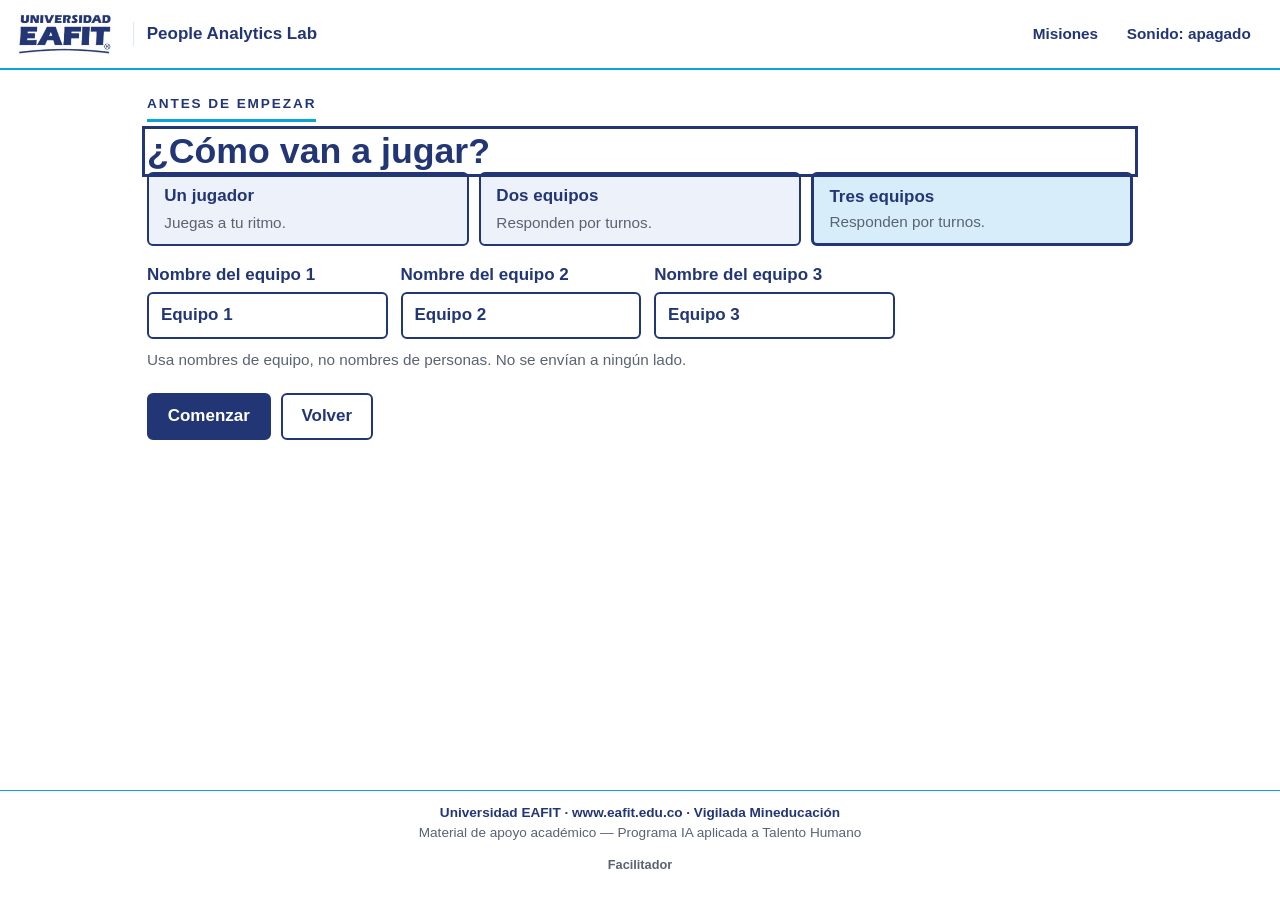
<file: capturas/B-equipos.html>
<!DOCTYPE html>
<html lang="es-CO">
<head>
  <meta charset="utf-8">
  <meta name="viewport" content="width=device-width, initial-scale=1">
  <title>EAFIT People Analytics Lab · IA aplicada a Talento Humano</title>
  <meta name="description" content="Juego de repaso de People Analytics: cultura del dato, niveles de madurez, habilidades clave y las nueve dimensiones. Material de apoyo académico.">
  <meta name="robots" content="noindex">
  <style>
/*
 * ESTILOS — EAFIT People Analytics Lab
 * Todos los colores y tipografías salen de brand/BRAND.md.
 * No agregues colores fuera de estos tokens.
 */

/* ---------- Tipografía (incluida localmente, licencia OFL) ---------- */
/* ---------- Tokens de marca (BRAND.md, sección 1) ---------- */
:root {
  --eafit-azul: #223675;
  --eafit-azul-profundo: #16265C;
  --eafit-cian: #0AA4D8;
  --eafit-gris-texto: #5A6273;
  --eafit-fondo-1: #EDF1F9;
  --eafit-fondo-2: #D7EEFA;
  --eafit-fondo-3: #F2F7FD;
  --eafit-borde: #DCE8F6;
  --eafit-blanco: #FFFFFF;

  --fuente: "Carlito", Calibri, Arial, sans-serif;
  --radio: 6px;
  --ancho: 60rem;
  --sombra: 0 1px 2px rgba(34, 54, 117, 0.12);
}

*, *::before, *::after { box-sizing: border-box; }

html { font-size: 106.25%; -webkit-text-size-adjust: 100%; }
html.proyector { font-size: 150%; }

body {
  margin: 0;
  min-height: 100vh;
  display: flex;
  flex-direction: column;
  font-family: var(--fuente);
  font-size: 1rem;
  line-height: 1.45;
  color: var(--eafit-azul);
  background: var(--eafit-blanco);
}

h1, h2, h3, p { margin: 0; }
h1 { font-size: 1.75rem; line-height: 1.15; }
h2 { font-size: 1.25rem; line-height: 1.2; }
img { max-width: 100%; height: auto; }

.solo-lectores {
  position: absolute; width: 1px; height: 1px; overflow: hidden;
  clip: rect(0 0 0 0); white-space: nowrap;
}

.salto {
  position: absolute; left: 0.5rem; top: -4rem; z-index: 10;
  background: var(--eafit-azul); color: var(--eafit-blanco);
  padding: 0.5rem 0.75rem; border-radius: var(--radio);
}
.salto:focus { top: 0.5rem; }

/* Foco visible en todo lo interactivo */
:focus-visible { outline: 3px solid var(--eafit-azul); outline-offset: 2px; }
.portada :focus-visible, .facilitador :focus-visible, .retro--alerta :focus-visible {
  outline-color: var(--eafit-blanco);
}
main:focus { outline: none; }

/* ---------- Cabecera y pie ---------- */
.cabecera {
  display: flex; align-items: center; justify-content: space-between; gap: 0.75rem;
  padding: 0.5rem 1rem;
  border-bottom: 2px solid var(--eafit-cian);
  background: var(--eafit-blanco);
}
.cabecera__marca { display: flex; align-items: center; gap: 0.75rem; min-width: 0; }
/* El logo no se deforma ni se recolorea; se deja aire a su alrededor. */
.cabecera__logo { height: 2.5rem; width: auto; margin: 0.25rem 0.5rem 0.25rem 0; }
.cabecera__nombre {
  font-weight: 700; font-size: 1rem; padding-left: 0.75rem;
  border-left: 1px solid var(--eafit-borde); white-space: nowrap;
}
.cabecera__acciones { display: flex; gap: 0.25rem; flex-wrap: wrap; justify-content: flex-end; }

main { flex: 1; width: 100%; }
.contenedor { max-width: var(--ancho); margin: 0 auto; padding: 1.25rem 1rem 2rem; }

.pie {
  border-top: 1px solid var(--eafit-cian);
  padding: 0.75rem 1rem 1rem;
  text-align: center;
  font-size: 0.8rem;
}
.pie__institucional { font-weight: 700; }
.pie__academico { color: var(--eafit-gris-texto); }

/* ---------- Botones ---------- */
.boton {
  font: inherit; font-weight: 700; cursor: pointer;
  min-height: 2.75rem; padding: 0.55rem 1.1rem;
  border-radius: var(--radio);
  border: 2px solid var(--eafit-azul);
  background: var(--eafit-azul); color: var(--eafit-blanco);
}
.boton:hover { background: var(--eafit-azul-profundo); border-color: var(--eafit-azul-profundo); }
.boton--secundario { background: var(--eafit-blanco); color: var(--eafit-azul); }
.boton--secundario:hover { background: var(--eafit-fondo-1); border-color: var(--eafit-azul); }
.boton--texto {
  background: transparent; color: var(--eafit-azul); border-color: transparent;
  padding: 0.4rem 0.6rem; font-size: 0.9rem;
}
.boton--texto:hover { background: var(--eafit-fondo-1); border-color: transparent; }
.boton--claro { background: var(--eafit-blanco); color: var(--eafit-azul); border-color: var(--eafit-blanco); }
.boton--claro:hover { background: var(--eafit-fondo-2); border-color: var(--eafit-fondo-2); }
.boton[disabled] { opacity: 0.55; cursor: not-allowed; }
.acciones { display: flex; flex-wrap: wrap; gap: 0.6rem; margin-top: 1.25rem; }

/* ---------- Antetítulo (BRAND.md, sección 5) ---------- */
.antetitulo {
  font-size: 0.8rem; font-weight: 700; letter-spacing: 0.14em; text-transform: uppercase;
  color: var(--eafit-azul);
  padding-bottom: 0.3rem; margin-bottom: 0.5rem;
  border-bottom: 3px solid var(--eafit-cian);
  display: inline-block;
}

/* ---------- Portada ---------- */
.portada { background: var(--eafit-azul); color: var(--eafit-blanco); }
.portada .contenedor { padding-top: 2rem; padding-bottom: 2rem; }
/* El archivo del logo trae fondo azul #223675: solo se usa sobre ese mismo azul. */
.portada__logo { width: 11rem; height: auto; display: block; margin-bottom: 2rem; }
.portada .antetitulo { color: var(--eafit-blanco); }
.portada h1 { font-size: 2.4rem; margin-bottom: 0.75rem; }
.portada__texto { max-width: 36rem; font-size: 1.1rem; }
.portada__firma {
  margin-top: 2rem; padding-top: 0.75rem; border-top: 1px solid var(--eafit-cian);
  font-weight: 700;
}
.datos { display: grid; gap: 0.75rem; grid-template-columns: 1fr; }
.dato { background: var(--eafit-fondo-1); border-radius: var(--radio); padding: 0.9rem 1rem; }
.dato strong { display: block; font-size: 1.1rem; }
.dato span { color: var(--eafit-gris-texto); }

/* ---------- Mapa de misiones ---------- */
.marcador { display: flex; flex-wrap: wrap; gap: 0.5rem 1.5rem; margin: 0.75rem 0 1.25rem; font-weight: 700; }
.lista-misiones { list-style: none; margin: 0; padding: 0; display: grid; gap: 0.75rem; grid-template-columns: 1fr; }
.mision {
  display: grid; grid-template-columns: auto 1fr; gap: 0.25rem 0.9rem; align-items: start;
  border: 1px solid var(--eafit-borde); border-radius: var(--radio);
  background: var(--eafit-fondo-3); padding: 1rem; box-shadow: var(--sombra);
}
.mision__numero {
  grid-row: span 3;
  width: 2.4rem; height: 2.4rem; border-radius: 50%;
  display: flex; align-items: center; justify-content: center;
  background: var(--eafit-azul); color: var(--eafit-blanco); font-weight: 700;
}
.mision__resumen { color: var(--eafit-gris-texto); }
.mision__estado { font-size: 0.9rem; font-weight: 700; display: flex; align-items: center; gap: 0.35rem; }
.mision__pie { grid-column: 2; display: flex; flex-wrap: wrap; align-items: center; justify-content: space-between; gap: 0.5rem; margin-top: 0.4rem; }
.mision--bloqueada { background: var(--eafit-blanco); }
.mision--bloqueada .mision__numero { background: var(--eafit-blanco); color: var(--eafit-azul); border: 2px solid var(--eafit-azul); }

.icono { width: 1.15em; height: 1.15em; flex: none; vertical-align: -0.18em; }

/* ---------- Presentación de la misión ---------- */
.intro__instruccion { font-size: 1.15rem; max-width: 40rem; margin: 0.75rem 0 1rem; }
.reglas { list-style: none; padding: 0; margin: 0; display: grid; gap: 0.5rem; max-width: 40rem; }
.reglas li { background: var(--eafit-fondo-1); border-radius: var(--radio); padding: 0.6rem 0.8rem; }

/* ---------- Estado de la partida ---------- */
.estado { display: flex; flex-wrap: wrap; align-items: center; gap: 0.4rem 1.25rem; font-weight: 700; font-size: 0.95rem; }
.estado__alertas { display: inline-flex; align-items: center; gap: 0.3rem; }
.progreso { height: 0.5rem; background: var(--eafit-fondo-1); border-radius: 1rem; overflow: hidden; margin: 0.5rem 0 1rem; }
.progreso__barra { height: 100%; background: var(--eafit-cian); transition: width 0.25s ease; }

/* ---------- Misión 1: tarjeta y destinos ---------- */
.tarjeta {
  background: var(--eafit-blanco);
  border: 2px solid var(--eafit-azul); border-left-width: 0.5rem;
  border-radius: var(--radio); box-shadow: var(--sombra);
  padding: 1rem 1.1rem; margin-bottom: 1rem;
  font-size: 1.2rem; font-weight: 700; line-height: 1.3;
  position: relative; z-index: 2;
}
.tarjeta__etiqueta { display: block; font-size: 0.8rem; letter-spacing: 0.12em; text-transform: uppercase; color: var(--eafit-gris-texto); margin-bottom: 0.3rem; }
.tarjeta--arrastrable { cursor: grab; touch-action: none; user-select: none; -webkit-user-select: none; }
.tarjeta--moviendo { cursor: grabbing; box-shadow: 0 8px 18px rgba(34, 54, 117, 0.25); }
.tarjeta--regresa { transition: transform 0.2s ease; }

.destinos { display: grid; gap: 0.6rem; grid-template-columns: 1fr; }
.destino {
  font: inherit; text-align: left; cursor: pointer; color: var(--eafit-azul);
  display: grid; grid-template-columns: auto 1fr auto; gap: 0.1rem 0.7rem; align-items: center;
  min-height: 3.75rem; padding: 0.65rem 0.9rem;
  background: var(--eafit-fondo-1);
  border: 2px solid var(--eafit-azul); border-radius: var(--radio);
}
.destino:hover, .destino--encima { background: var(--eafit-fondo-2); }
.destino--encima { outline: 3px solid var(--eafit-cian); outline-offset: 2px; }
.destino > .icono { grid-row: span 2; width: 1.6rem; height: 1.6rem; }
.destino__texto { font-weight: 700; font-size: 1.05rem; }
.destino__ayuda { grid-column: 2; font-size: 0.85rem; color: var(--eafit-gris-texto); }
.destino__tecla {
  grid-row: 1 / span 2; grid-column: 3;
  border: 1px solid var(--eafit-azul); border-radius: 4px; padding: 0 0.4rem; font-size: 0.8rem; font-weight: 700;
}
.destino[disabled] { cursor: default; opacity: 1; }
.destino--apagado { background: var(--eafit-blanco); border-color: var(--eafit-borde); color: var(--eafit-gris-texto); }
.destino--era { background: var(--eafit-fondo-2); border-color: var(--eafit-cian); border-width: 3px; }
.destino--elegido-mal { background: var(--eafit-blanco); border-style: dashed; border-color: var(--eafit-azul-profundo); }
.destino__marca { grid-column: 2; font-size: 0.85rem; font-weight: 700; display: flex; align-items: center; gap: 0.25rem; }
.ayuda-teclado { margin-top: 0.6rem; font-size: 0.85rem; color: var(--eafit-gris-texto); }

/* ---------- Retroalimentación (BRAND.md, sección 7: pendiente de validación) ---------- */
.retro { margin-top: 1rem; padding: 0.9rem 1rem; border-radius: var(--radio); }
.retro__titulo { display: flex; align-items: center; gap: 0.45rem; font-size: 1.15rem; font-weight: 700; margin-bottom: 0.35rem; }
.retro__fuente { font-size: 0.85rem; margin-top: 0.35rem; }
.retro--ok { background: var(--eafit-fondo-2); border: 2px solid var(--eafit-cian); border-left-width: 0.5rem; }
.retro--mal { background: var(--eafit-blanco); border: 2px dashed var(--eafit-azul-profundo); color: var(--eafit-azul-profundo); }
.retro--alerta { background: var(--eafit-azul-profundo); color: var(--eafit-blanco); border: 2px solid var(--eafit-azul-profundo); }
.retro--mal .retro__fuente { color: var(--eafit-gris-texto); }

/* ---------- Resumen y repaso ---------- */
.insignia {
  display: flex; align-items: center; gap: 0.9rem;
  background: var(--eafit-azul); color: var(--eafit-blanco);
  border-radius: var(--radio); padding: 1rem; margin: 1rem 0;
}
.insignia .icono { width: 2.6rem; height: 2.6rem; }
.insignia--pendiente { background: var(--eafit-blanco); color: var(--eafit-azul); border: 2px dashed var(--eafit-azul); }
.insignia__nombre { font-size: 1.25rem; font-weight: 700; display: block; }
.cifras { display: grid; grid-template-columns: repeat(2, 1fr); gap: 0.6rem; }
.cifra { background: var(--eafit-fondo-1); border-radius: var(--radio); padding: 0.75rem; }
.cifra strong { display: block; font-size: 1.6rem; line-height: 1.1; }
.cifra span { font-size: 0.9rem; color: var(--eafit-gris-texto); }

.repaso { list-style: none; margin: 1rem 0 0; padding: 0; display: grid; gap: 0.75rem; }
.repaso li { border: 1px solid var(--eafit-borde); border-left: 0.4rem solid var(--eafit-cian); border-radius: var(--radio); padding: 0.8rem 1rem; background: var(--eafit-fondo-3); }
.repaso__enunciado { font-weight: 700; }
.repaso__fuente { font-size: 0.85rem; color: var(--eafit-gris-texto); }

/* ---------- Configuración de la sala ---------- */
.campos { display: grid; gap: 0.75rem; grid-template-columns: 1fr; margin-top: 1rem; max-width: 44rem; }
.campo { display: grid; gap: 0.25rem; font-weight: 700; }
.campo input {
  font: inherit; color: var(--eafit-azul); background: var(--eafit-blanco);
  border: 2px solid var(--eafit-azul); border-radius: var(--radio);
  min-height: 2.75rem; padding: 0.4rem 0.7rem; width: 100%;
}
.nota { font-size: 0.9rem; color: var(--eafit-gris-texto); margin-top: 0.6rem; }
.boton--contorno { background: transparent; color: var(--eafit-blanco); border-color: var(--eafit-blanco); }
.boton--contorno:hover { background: var(--eafit-azul-profundo); border-color: var(--eafit-blanco); }
.boton--chico { min-height: 2.4rem; padding: 0.3rem 0.8rem; font-size: 0.9rem; }
.boton--icono { min-height: 2.75rem; min-width: 2.75rem; padding: 0.3rem; display: inline-flex; align-items: center; justify-content: center; }

/* ---------- Opciones de respuesta ---------- */
.pregunta { font-size: 1.25rem; font-weight: 700; line-height: 1.3; margin: 0.25rem 0 0.9rem; }
.opciones { display: grid; gap: 0.6rem; grid-template-columns: 1fr; }
.opcion {
  font: inherit; text-align: left; cursor: pointer; color: var(--eafit-azul);
  display: grid; grid-template-columns: auto 1fr; gap: 0.1rem 0.7rem; align-items: center;
  min-height: 3.25rem; padding: 0.6rem 0.9rem;
  background: var(--eafit-fondo-1);
  border: 2px solid var(--eafit-azul); border-radius: var(--radio);
}
.opcion:hover { background: var(--eafit-fondo-2); }
.opcion__texto { font-weight: 700; grid-column: 2; }
.opcion__ayuda { grid-column: 2; font-size: 0.9rem; color: var(--eafit-gris-texto); }
.opcion__tecla, .opcion__casilla {
  grid-row: span 2; width: 1.7rem; height: 1.7rem; display: flex; align-items: center; justify-content: center;
  border: 2px solid var(--eafit-azul); border-radius: 4px; font-size: 0.85rem; font-weight: 700; background: var(--eafit-blanco);
}
.opcion__casilla .icono { visibility: hidden; }
.opcion--marcada { background: var(--eafit-fondo-2); border-width: 3px; }
.opcion--marcada .opcion__casilla { background: var(--eafit-azul); color: var(--eafit-blanco); }
.opcion--marcada .opcion__casilla .icono, .opcion--era .opcion__casilla .icono { visibility: visible; }
.opcion__marca { grid-column: 2; font-size: 0.85rem; font-weight: 700; display: flex; align-items: center; gap: 0.25rem; }
.opcion[disabled] { cursor: default; opacity: 1; }
.opcion--apagada { background: var(--eafit-blanco); border-color: var(--eafit-borde); color: var(--eafit-gris-texto); }
.opcion--apagada .opcion__tecla, .opcion--apagada .opcion__casilla { border-color: var(--eafit-borde); }
.opcion--era { background: var(--eafit-fondo-2); border-color: var(--eafit-cian); border-width: 3px; }
.opcion--elegido-mal { background: var(--eafit-blanco); border-style: dashed; border-color: var(--eafit-azul-profundo); }
.opciones--fila .opcion { grid-template-columns: 1fr; }
.opciones--fila .opcion__texto, .opciones--fila .opcion__ayuda { grid-column: 1; }

.ficha { display: flex; align-items: center; gap: 0.4rem; flex-wrap: wrap; background: var(--eafit-azul); color: var(--eafit-blanco); border-radius: var(--radio); padding: 0.5rem 0.8rem; margin-bottom: 0.75rem; }
.pista { background: var(--eafit-fondo-2); border-left: 0.4rem solid var(--eafit-cian); border-radius: var(--radio); padding: 0.6rem 0.8rem; margin-top: 0.75rem; }

/* ---------- Simulador de chat (misión 4) ---------- */
.chat { display: grid; gap: 0.5rem; margin-bottom: 1rem; }
.burbuja { max-width: 88%; padding: 0.65rem 0.9rem; border-radius: var(--radio); }
.burbuja__quien { display: block; font-size: 0.75rem; font-weight: 700; letter-spacing: 0.1em; text-transform: uppercase; margin-bottom: 0.15rem; }
.burbuja--usuario { justify-self: end; background: var(--eafit-fondo-1); border: 1px solid var(--eafit-borde); }
.burbuja--agente { justify-self: start; background: var(--eafit-blanco); border: 2px solid var(--eafit-azul); border-left-width: 0.4rem; }
.chat .nota { margin-top: 0; font-style: italic; }

/* ---------- Ordenar pasos ---------- */
.pasos { list-style: none; margin: 0; padding: 0; display: grid; gap: 0.5rem; }
.paso {
  display: grid; grid-template-columns: auto 1fr auto; gap: 0.6rem; align-items: center;
  background: var(--eafit-fondo-1); border: 2px solid var(--eafit-azul); border-radius: var(--radio); padding: 0.5rem 0.7rem;
}
.paso__numero { width: 1.8rem; height: 1.8rem; border-radius: 50%; background: var(--eafit-azul); color: var(--eafit-blanco); display: flex; align-items: center; justify-content: center; font-weight: 700; font-size: 0.9rem; }
.paso__texto { font-weight: 700; }
.paso__botones { display: flex; gap: 0.35rem; }
.paso--bien { background: var(--eafit-fondo-2); border-color: var(--eafit-cian); border-width: 3px; }
.paso--mal { background: var(--eafit-blanco); border-style: dashed; border-color: var(--eafit-azul-profundo); }

/* ---------- Equipos, turnos y tabla de posiciones ---------- */
.turnos { display: grid; gap: 0.5rem; grid-template-columns: repeat(auto-fit, minmax(7rem, 1fr)); margin-bottom: 0.75rem; }
.turno { display: grid; padding: 0.45rem 0.7rem; border: 1px solid var(--eafit-borde); border-radius: var(--radio); background: var(--eafit-blanco); color: var(--eafit-gris-texto); font-size: 0.9rem; }
.turno strong { color: var(--eafit-azul); font-size: 1rem; }
.turno--activo { background: var(--eafit-azul); border-color: var(--eafit-azul); color: var(--eafit-blanco); }
.turno--activo strong { color: var(--eafit-blanco); font-size: 1.15rem; }
.turno__etiqueta { font-size: 0.72rem; font-weight: 700; letter-spacing: 0.12em; text-transform: uppercase; }
.tabla { width: 100%; max-width: 34rem; border-collapse: collapse; margin: 0.5rem 0 1.25rem; }
.tabla caption { text-align: left; font-weight: 700; font-size: 1.1rem; padding-bottom: 0.35rem; }
.tabla th, .tabla td { text-align: left; padding: 0.45rem 0.7rem; border-bottom: 1px solid var(--eafit-borde); }
.tabla tr:first-child th, .tabla tr:first-child td { background: var(--eafit-fondo-2); font-weight: 700; }
.tabla td:last-child { text-align: right; white-space: nowrap; }

/* ---------- Reloj y comodines (reto final) ---------- */
.comodines { display: flex; flex-wrap: wrap; align-items: center; gap: 0.5rem; margin-bottom: 0.9rem; }
.reloj { display: flex; align-items: center; gap: 0.4rem; font-weight: 700; font-size: 1.15rem; flex: 1 1 12rem; }
.reloj__pista { flex: 1; height: 0.5rem; background: var(--eafit-fondo-1); border-radius: 1rem; overflow: hidden; min-width: 4rem; }
.reloj__barra { display: block; height: 100%; background: var(--eafit-azul); transition: width 0.9s linear; }

/* ---------- Avisos y resultados finales ---------- */
.aviso { display: flex; align-items: center; gap: 0.45rem; flex-wrap: wrap; background: var(--eafit-fondo-2); border: 2px solid var(--eafit-cian); border-radius: var(--radio); padding: 0.6rem 0.8rem; margin-bottom: 1rem; }
.aviso--pendiente { background: var(--eafit-blanco); border: 2px dashed var(--eafit-azul); }
.logros { list-style: none; margin: 0.5rem 0 1.25rem; padding: 0; display: grid; gap: 0.5rem; grid-template-columns: 1fr; }
.logro { display: flex; align-items: center; gap: 0.7rem; background: var(--eafit-azul); color: var(--eafit-blanco); border-radius: var(--radio); padding: 0.6rem 0.8rem; }
.logro .icono { width: 1.8rem; height: 1.8rem; }
.logro span span { display: block; font-size: 0.85rem; }
.logro strong { display: block; }
.logro--pendiente { background: var(--eafit-blanco); color: var(--eafit-azul); border: 2px dashed var(--eafit-azul); }
.dos-columnas { display: grid; gap: 1rem; grid-template-columns: 1fr; }
.conceptos { margin: 0.4rem 0 0; padding-left: 1.2rem; display: grid; gap: 0.3rem; }
.cierre { margin-top: 1.25rem; padding: 0.9rem 1rem; background: var(--eafit-azul); color: var(--eafit-blanco); border-radius: var(--radio); font-size: 1.15rem; font-weight: 700; }
.firma { margin-top: 1.25rem; padding-top: 0.6rem; border-top: 1px solid var(--eafit-cian); font-weight: 700; }
.pie__facilitador { font-size: 0.75rem; min-height: 2rem; color: var(--eafit-gris-texto); margin-top: 0.25rem; }

/* ---------- Modo facilitador ---------- */
.facilitador {
  background: var(--eafit-azul-profundo); color: var(--eafit-blanco);
  padding: 0.4rem 1rem; display: flex; flex-wrap: wrap; align-items: center; gap: 0.5rem;
  font-size: 0.9rem;
}
.facilitador[hidden] { display: none; }
.facilitador strong { margin-right: 0.5rem; }
.facilitador .boton { min-height: 2.2rem; padding: 0.25rem 0.7rem; font-size: 0.85rem; }
.clave { margin-top: 0.75rem; padding: 0.6rem 0.8rem; background: var(--eafit-azul-profundo); color: var(--eafit-blanco); border-radius: var(--radio); }

/* ---------- Pantallas anchas y proyector ---------- */
@media (min-width: 40rem) {
  h1 { font-size: 2.1rem; }
  .portada h1 { font-size: 3.2rem; }
  .portada .contenedor { padding-top: 3rem; padding-bottom: 3rem; }
  .datos { grid-template-columns: repeat(3, 1fr); }
  .lista-misiones { grid-template-columns: repeat(2, 1fr); }
  .destinos { grid-template-columns: repeat(3, 1fr); }
  .destino { grid-template-columns: auto 1fr; align-content: start; min-height: 6.5rem; }
  .destino__tecla { grid-row: auto; grid-column: 2; justify-self: start; margin-top: 0.3rem; }
  .tarjeta { font-size: 1.45rem; padding: 1.4rem 1.5rem; }
  .cifras { grid-template-columns: repeat(4, 1fr); }
  .destinos--2 { grid-template-columns: repeat(2, 1fr); }
  .destinos--4 { grid-template-columns: repeat(4, 1fr); }
  .destinos--4 .destino { grid-template-columns: 1fr; min-height: 5rem; }
  .destinos--4 .destino > .icono { display: none; }
  .destinos--4 .destino__tecla, .destinos--4 .destino__marca { grid-column: 1; }
  .destinos--5 { grid-template-columns: repeat(5, 1fr); }
  .destinos--5 .destino { min-height: 5rem; grid-template-columns: 1fr; }
  .destinos--5 .destino > .icono { display: none; }
  .destinos--5 .destino__tecla { grid-column: 1; }
  .destinos--5 .destino__marca { grid-column: 1; }
  .opciones--fila { grid-template-columns: repeat(3, 1fr); }
  .campos { grid-template-columns: repeat(3, 1fr); }
  .logros { grid-template-columns: repeat(2, 1fr); }
  .dos-columnas { grid-template-columns: repeat(2, 1fr); }
  .pregunta { font-size: 1.45rem; }
}
@media (min-width: 100rem) {
  html { font-size: 137.5%; }
  html.proyector { font-size: 162.5%; }
}

/* Sin animaciones para quien las desactiva en su sistema */
@media (prefers-reduced-motion: reduce) {
  *, *::before, *::after { transition: none !important; animation: none !important; }
}

/* Alto contraste del sistema (Windows) */
@media (forced-colors: active) {
  .boton, .destino, .tarjeta, .retro, .insignia { border: 2px solid; }
}

</style>
</head>
<body>
  <a class="salto" href="#contenido">Saltar al contenido</a>

  <header class="cabecera">
    <div class="cabecera__marca">
      <img class="cabecera__logo" src="[data-uri]" width="731" height="328" alt="Universidad EAFIT">
      <span class="cabecera__nombre">People Analytics Lab</span>
    </div>
    <nav class="cabecera__acciones" aria-label="Opciones del juego">
      <button type="button" class="boton boton--texto" id="btn-misiones">Misiones</button>
      <button type="button" class="boton boton--texto" id="btn-sonido" aria-pressed="false">Sonido: apagado</button>
    </nav>
  </header>

  <div id="barra-facilitador" class="facilitador" hidden></div>

  <main id="contenido" tabindex="-1"></main>

  <footer class="pie">
    <p class="pie__institucional">Universidad EAFIT · www.eafit.edu.co · Vigilada Mineducación</p>
    <p class="pie__academico">Material de apoyo académico — Programa IA aplicada a Talento Humano</p>
    <button type="button" class="boton boton--texto pie__facilitador" id="btn-facilitador">Facilitador</button>
  </footer>

  <div id="vivo" class="solo-lectores" aria-live="polite"></div>

  <noscript><p style="padding:1rem">Este juego necesita JavaScript activado en el navegador.</p></noscript>

  <script>window.AA_DEMO="config";</script>
<script>
/*
 * BANCO DE PREGUNTAS — EAFIT People Analytics Lab
 * ------------------------------------------------------------------
 * Este archivo se puede editar sin tocar la lógica del juego.
 * Es un archivo .js (y no .json) para que el juego abra con doble clic
 * en index.html, sin servidor.
 *
 * Cada ítem tiene:
 *   id          identificador único (no lo repitas)
 *   mision      m1 … m6
 *   concepto    A … G (ver CONTENIDO.md)
 *   tipo        "clasificar" | "opcion" | "multi" | "ordenar"
 *   enunciado   lo que lee el jugador
 *   opciones    lista de { id, texto } (en "clasificar" se usan las
 *               categorías de la misión y este campo no va)
 *   correcta    id de la opción correcta
 *               ("multi": lista de ids · "ordenar": lista de ids en orden)
 *   explicacion 1–2 frases que se muestran después de responder
 *   fuente      documento de la clase del que sale
 *   critico     (opcional) true = fallarlo cuesta una "alerta de riesgo"
 *   pista       (solo reto final) texto del comodín «Pista del facilitador»
 *
 * Después de editar, ejecuta:  node tools/validar.js
 * Los casos marcados como ficticios son inventados para el juego.
 */
(function (raiz) {
  "use strict";

  var PPT = "Presentación «Clase 3 · People Analytics» (Parte 1)";
  var NUEVE = "Lectura «Nine Dimensions for Excellence in People Analytics» (Insight222)";
  var SIS = "Lectura «People Analytics, Evolved: A Systemic Approach» (Josh Bersin Company)";
  var FICT = " · caso ficticio para el juego";

  var SI_NO = [
    { id: "si", texto: "Verdadero" },
    { id: "no", texto: "Falso" }
  ];

  /* Textos generales del juego */
  var juego = {
    nombre: "EAFIT People Analytics Lab",
    antetitulo: "IA aplicada a Talento Humano · People Analytics",
    portada: "Eres analista en formación en el Laboratorio de People Analytics. Supera cinco misiones y un reto final para repasar lo que vimos en clase: de la intuición al análisis estratégico.",
    lugar: "Laboratorio de People Analytics",
    ejemploCritico: "como usar los datos para culpar o descuidar la privacidad",
    cierre: "Los datos no reemplazan el criterio: las decisiones sobre personas se toman desde la evidencia y la responsabilidad."
  };

  var misiones = [
    {
      id: "m1",
      titulo: "¿En qué nivel estamos?",
      resumen: "Ubica cada pista en uno de los 4 niveles de madurez analítica.",
      instruccion: "Lee la pista y decide a cuál de los cuatro niveles de madurez analítica corresponde: reporting, descriptivo, estratégico o sistémico. Toca un nivel o arrastra la tarjeta.",
      insignia: "Radar de madurez",
      etiqueta: "Pista",
      seleccion: { porCategoria: 3 },
      categorias: [
        { id: "n1", texto: "1 · Reporting" },
        { id: "n2", texto: "2 · Descriptivo" },
        { id: "n3", texto: "3 · Estratégico" },
        { id: "n4", texto: "4 · Sistémico" }
      ]
    },
    {
      id: "m2",
      titulo: "Cultura del dato o señal de alerta",
      resumen: "Distingue las prácticas que construyen cultura del dato.",
      instruccion: "Lee cada comportamiento y decide si construye cultura del dato en Talento Humano o si es una señal de alerta. Toca una opción o arrastra la tarjeta.",
      insignia: "Guardián de la cultura del dato",
      etiqueta: "Comportamiento",
      seleccion: { porCategoria: 6 },
      categorias: [
        { id: "practica", texto: "Cultura del dato", icono: "visto", ayuda: "Evidencia y responsabilidad" },
        { id: "alerta", texto: "Señal de alerta", icono: "alto", ayuda: "Intuición, jerarquía, urgencia o mal uso" }
      ]
    },
    {
      id: "m3",
      titulo: "El equipo ideal",
      resumen: "Asigna cada habilidad a su área de conocimiento.",
      instruccion: "Un equipo de People Analytics combina varias áreas de conocimiento. Lee cada habilidad y ubícala en su área: ciencia de datos, consultoría o ciencias del comportamiento.",
      insignia: "Arquitecto de equipos",
      etiqueta: "Habilidad",
      seleccion: { porCategoria: 4 },
      categorias: [
        { id: "datos", texto: "Ciencia de datos" },
        { id: "consultoria", texto: "Consultoría" },
        { id: "comportamiento", texto: "Ciencias del comportamiento" }
      ]
    },
    {
      id: "m4",
      titulo: "Las nueve dimensiones",
      resumen: "Fundamentos, recursos y valor: el modelo de Insight222.",
      instruccion: "El modelo de las nueve dimensiones las agrupa en tres categorías: fundamentos, recursos y valor. Ubica cada dimensión en su categoría y responde las preguntas sobre el modelo.",
      insignia: "Navegante de las nueve dimensiones",
      etiqueta: "Dimensión",
      seleccion: { cantidad: 12 },
      categorias: [
        { id: "fundamentos", texto: "Fundamentos" },
        { id: "recursos", texto: "Recursos" },
        { id: "valor", texto: "Valor" }
      ]
    },
    {
      id: "m5",
      titulo: "De la intuición a la evidencia",
      resumen: "Qué es People Analytics, el caso de Juan y el enfoque sistémico.",
      instruccion: "Responde las preguntas sobre qué es People Analytics, el caso de Juan y el enfoque sistémico. Algunas piden marcar varias opciones u ordenar pasos.",
      insignia: "De la intuición a la evidencia",
      seleccion: { cantidad: 10 }
    },
    {
      id: "m6",
      titulo: "Sala de decisiones",
      resumen: "10 preguntas relámpago contra el reloj, con comodines.",
      instruccion: "Preguntas relámpago mezcladas de todas las misiones, con reloj. Hay dos comodines para toda la partida: un 50/50 y una pista del facilitador.",
      insignia: "Analista graduado",
      seleccion: { cantidad: 10 },
      segundos: 25
    }
  ];

  var items = [
    /* ============ MISIÓN 1 · ¿En qué nivel estamos? (C) ============ */
    { id: "m1-01", mision: "m1", concepto: "C", tipo: "clasificar",
      enunciado: "Responde la pregunta: «¿Qué pasó?»",
      correcta: "n1",
      explicacion: "El nivel 1, reporting, es reactivo: responde «¿qué pasó?».",
      fuente: PPT },
    { id: "m1-02", mision: "m1", concepto: "C", tipo: "clasificar",
      enunciado: "En la tabla de la clase, este nivel se llama «Reactivo».",
      correcta: "n1",
      explicacion: "El nivel 1, reporting, es el reactivo.",
      fuente: PPT },
    { id: "m1-03", mision: "m1", concepto: "C", tipo: "clasificar",
      enunciado: "Según la clase, aquí está entre el 70 y el 80 % de las empresas de Latinoamérica.",
      correcta: "n1",
      explicacion: "La mayoría de las empresas de la región está en el nivel 1, reporting.",
      fuente: PPT },
    { id: "m1-04", mision: "m1", concepto: "C", tipo: "clasificar",
      enunciado: "Talento Humano entrega el número de retiros del mes pasado cuando alguien lo pide.",
      correcta: "n1",
      explicacion: "Contar lo que ya ocurrió, y solo cuando lo piden, es reporting: «¿qué pasó?».",
      fuente: PPT + FICT },
    { id: "m1-05", mision: "m1", concepto: "C", tipo: "clasificar",
      enunciado: "Responde la pregunta: «¿Cómo estamos?»",
      correcta: "n2",
      explicacion: "El nivel 2, descriptivo, responde «¿cómo estamos?».",
      fuente: PPT },
    { id: "m1-06", mision: "m1", concepto: "C", tipo: "clasificar",
      enunciado: "En la tabla de la clase, este nivel se llama «Dashboards».",
      correcta: "n2",
      explicacion: "El nivel 2, descriptivo, es el de los dashboards o tableros.",
      fuente: PPT },
    { id: "m1-07", mision: "m1", concepto: "C", tipo: "clasificar",
      enunciado: "Aquí vive la «trampa del dashboard».",
      correcta: "n2",
      explicacion: "La «trampa del dashboard» es quedarse en el nivel 2: mostrar cómo estamos sin llegar al porqué.",
      fuente: PPT },
    { id: "m1-08", mision: "m1", concepto: "C", tipo: "clasificar",
      enunciado: "El área tiene un tablero con la rotación por sede, pero nadie explica por qué cambia.",
      correcta: "n2",
      explicacion: "Un tablero que muestra el estado actual, sin explicar causas, es el nivel descriptivo.",
      fuente: PPT + FICT },
    { id: "m1-09", mision: "m1", concepto: "C", tipo: "clasificar",
      enunciado: "Responde la pregunta: «¿Por qué pasa y qué podemos hacer?»",
      correcta: "n3",
      explicacion: "El nivel 3, estratégico, responde «¿por qué pasa y qué podemos hacer?».",
      fuente: PPT },
    { id: "m1-10", mision: "m1", concepto: "C", tipo: "clasificar",
      enunciado: "En la tabla de la clase, este nivel se llama «Proactivo».",
      correcta: "n3",
      explicacion: "El nivel 3, estratégico, es el proactivo.",
      fuente: PPT },
    { id: "m1-11", mision: "m1", concepto: "C", tipo: "clasificar",
      enunciado: "Es la meta realista para los próximos 12 a 18 meses.",
      correcta: "n3",
      explicacion: "Llegar al nivel 3, estratégico, es la meta realista a 12–18 meses.",
      fuente: PPT },
    { id: "m1-12", mision: "m1", concepto: "C", tipo: "clasificar",
      enunciado: "El equipo analiza por qué renuncian más personas en una sede y propone acciones.",
      correcta: "n3",
      explicacion: "Buscar las causas y proponer qué hacer es el nivel estratégico.",
      fuente: PPT + FICT },
    { id: "m1-13", mision: "m1", concepto: "C", tipo: "clasificar",
      enunciado: "Responde la pregunta: «¿Qué va a pasar y qué debo decidir ahora?»",
      correcta: "n4",
      explicacion: "El nivel 4, sistémico, responde «¿qué va a pasar y qué debo decidir ahora?».",
      fuente: PPT },
    { id: "m1-14", mision: "m1", concepto: "C", tipo: "clasificar",
      enunciado: "En la tabla de la clase, este nivel se llama «Predictivo».",
      correcta: "n4",
      explicacion: "El nivel 4, sistémico, es el predictivo.",
      fuente: PPT },
    { id: "m1-15", mision: "m1", concepto: "C", tipo: "clasificar",
      enunciado: "La clase lo describe como «la ventaja competitiva real».",
      correcta: "n4",
      explicacion: "El nivel 4, sistémico, es la ventaja competitiva real.",
      fuente: PPT },
    { id: "m1-16", mision: "m1", concepto: "C", tipo: "clasificar",
      enunciado: "El equipo anticipa qué perfiles tienen mayor probabilidad de renunciar y decide hoy qué hacer.",
      correcta: "n4",
      explicacion: "Anticipar lo que va a pasar para decidir ahora es el nivel sistémico, predictivo.",
      fuente: PPT + FICT },

    /* ============ MISIÓN 2 · Cultura del dato o señal de alerta (B, G) ============ */
    { id: "m2-01", mision: "m2", concepto: "B", tipo: "clasificar",
      enunciado: "Hacer preguntas basadas en evidencia.",
      correcta: "practica",
      explicacion: "Es una de las cinco prácticas de la cultura del dato vistas en clase.",
      fuente: PPT },
    { id: "m2-02", mision: "m2", concepto: "B", tipo: "clasificar",
      enunciado: "Compartir los datos y los resultados de forma transparente.",
      correcta: "practica",
      explicacion: "La transparencia con los datos y los resultados es una práctica de la cultura del dato.",
      fuente: PPT },
    { id: "m2-03", mision: "m2", concepto: "B", tipo: "clasificar",
      enunciado: "Entrenar al equipo para interpretar e intervenir con base en datos.",
      correcta: "practica",
      explicacion: "La cultura del dato implica que todos sepan interpretar los datos con criterio.",
      fuente: PPT },
    { id: "m2-04", mision: "m2", concepto: "G", tipo: "clasificar",
      enunciado: "Usar los datos para aprender.",
      correcta: "practica",
      explicacion: "«No uses los datos para culpar, sino para aprender.»",
      fuente: PPT },
    { id: "m2-05", mision: "m2", concepto: "G", tipo: "clasificar",
      enunciado: "Cuidar la privacidad y la integridad de la información.",
      correcta: "practica",
      explicacion: "Cuidar la privacidad y la integridad de la información es una de las cinco prácticas.",
      fuente: PPT },
    { id: "m2-06", mision: "m2", concepto: "B", tipo: "clasificar",
      enunciado: "Tomar las decisiones sobre personas desde la evidencia y la responsabilidad.",
      correcta: "practica",
      explicacion: "En Talento Humano, la cultura del dato significa decidir desde la evidencia y la responsabilidad.",
      fuente: PPT },
    { id: "m2-07", mision: "m2", concepto: "B", tipo: "clasificar",
      enunciado: "Que líderes, analistas y gestores comprendan el valor de los datos y sepan interpretarlos con criterio.",
      correcta: "practica",
      explicacion: "La cultura del dato implica a todos: líderes, analistas y gestores.",
      fuente: PPT },
    { id: "m2-08", mision: "m2", concepto: "B", tipo: "clasificar",
      enunciado: "Actuar con base en los datos para mejorar el bienestar, el desempeño y el desarrollo de las personas.",
      correcta: "practica",
      explicacion: "El propósito de la cultura del dato es mejorar el bienestar, el desempeño y el desarrollo de las personas.",
      fuente: PPT },
    { id: "m2-09", mision: "m2", concepto: "G", tipo: "clasificar", critico: true,
      enunciado: "Usar los datos para culpar a una persona o a un equipo.",
      correcta: "alerta",
      explicacion: "Los datos no se usan para culpar, sino para aprender.",
      fuente: PPT },
    { id: "m2-10", mision: "m2", concepto: "G", tipo: "clasificar", critico: true,
      enunciado: "Descuidar la privacidad de la información de las personas.",
      correcta: "alerta",
      explicacion: "La cultura del dato exige cuidar la privacidad y la integridad de la información.",
      fuente: PPT },
    { id: "m2-11", mision: "m2", concepto: "G", tipo: "clasificar", critico: true,
      enunciado: "Utilizar los datos de las personas sin criterio ético.",
      correcta: "alerta",
      explicacion: "La cultura del dato implica utilizar los datos éticamente.",
      fuente: PPT },
    { id: "m2-12", mision: "m2", concepto: "B", tipo: "clasificar",
      enunciado: "Decidir sobre las personas solo desde la intuición.",
      correcta: "alerta",
      explicacion: "Con cultura del dato, las decisiones sobre personas no se toman solo desde la intuición.",
      fuente: PPT },
    { id: "m2-13", mision: "m2", concepto: "B", tipo: "clasificar",
      enunciado: "Decidir según quién tiene más jerarquía, sin mirar la evidencia.",
      correcta: "alerta",
      explicacion: "Con cultura del dato, la jerarquía no reemplaza la evidencia.",
      fuente: PPT },
    { id: "m2-14", mision: "m2", concepto: "B", tipo: "clasificar",
      enunciado: "Decidir por la urgencia del momento, sin evidencia.",
      correcta: "alerta",
      explicacion: "Con cultura del dato, la urgencia no reemplaza la evidencia.",
      fuente: PPT },
    { id: "m2-15", mision: "m2", concepto: "B", tipo: "clasificar",
      enunciado: "Sacar los datos sobre las personas solo cuando hay que justificar algo.",
      correcta: "alerta",
      explicacion: "La pregunta de la clase: ¿los datos se usan para aprender y decidir mejor, o solo aparecen cuando hay que justificar algo?",
      fuente: PPT },
    { id: "m2-16", mision: "m2", concepto: "B", tipo: "clasificar",
      enunciado: "Guardarse los datos y los resultados para que nadie más los vea.",
      correcta: "alerta",
      explicacion: "La cultura del dato pide compartir los datos y los resultados de forma transparente.",
      fuente: PPT },

    /* ============ MISIÓN 3 · El equipo ideal (D) ============ */
    { id: "m3-01", mision: "m3", concepto: "D", tipo: "clasificar",
      enunciado: "Programación: lenguajes como Python, R o SQL para analizar datos.",
      correcta: "datos",
      explicacion: "La programación para analizar datos es una habilidad de la ciencia de datos.",
      fuente: PPT },
    { id: "m3-02", mision: "m3", concepto: "D", tipo: "clasificar",
      enunciado: "Estadística: probabilidad, inferencia, regresiones y pruebas de hipótesis.",
      correcta: "datos",
      explicacion: "La estadística es una habilidad de la ciencia de datos.",
      fuente: PPT },
    { id: "m3-03", mision: "m3", concepto: "D", tipo: "clasificar",
      enunciado: "Aprendizaje automático: modelos de aprendizaje supervisado y no supervisado.",
      correcta: "datos",
      explicacion: "Comprender y aplicar modelos de aprendizaje automático es ciencia de datos.",
      fuente: PPT },
    { id: "m3-04", mision: "m3", concepto: "D", tipo: "clasificar",
      enunciado: "Visualización de datos: presentar los datos de manera fácilmente comprensible.",
      correcta: "datos",
      explicacion: "La visualización de datos hace parte de la ciencia de datos.",
      fuente: PPT },
    { id: "m3-05", mision: "m3", concepto: "D", tipo: "clasificar",
      enunciado: "Limpieza y manipulación de datos: limpiar, transformar y preparar conjuntos de datos.",
      correcta: "datos",
      explicacion: "Preparar los datos para el análisis es una habilidad de la ciencia de datos.",
      fuente: PPT },
    { id: "m3-06", mision: "m3", concepto: "D", tipo: "clasificar",
      enunciado: "Comunicación: explicar conceptos complejos a personas no técnicas y construir relaciones sólidas.",
      correcta: "consultoria",
      explicacion: "Las habilidades de comunicación hacen parte de la consultoría.",
      fuente: PPT },
    { id: "m3-07", mision: "m3", concepto: "D", tipo: "clasificar",
      enunciado: "Gestión de proyectos: coordinar tareas, cumplir plazos, asignar recursos y manejar riesgos.",
      correcta: "consultoria",
      explicacion: "La gestión de proyectos hace parte de la consultoría.",
      fuente: PPT },
    { id: "m3-08", mision: "m3", concepto: "D", tipo: "clasificar",
      enunciado: "Resolución de problemas: identificarlos, generar soluciones creativas y realistas, e implementarlas.",
      correcta: "consultoria",
      explicacion: "La resolución de problemas hace parte de la consultoría.",
      fuente: PPT },
    { id: "m3-09", mision: "m3", concepto: "D", tipo: "clasificar",
      enunciado: "Pensamiento crítico: analizar información y usarla para tomar decisiones informadas.",
      correcta: "consultoria",
      explicacion: "El pensamiento crítico hace parte de la consultoría.",
      fuente: PPT },
    { id: "m3-10", mision: "m3", concepto: "D", tipo: "clasificar",
      enunciado: "Habilidades de negocio: entender las metas y los desafíos del negocio y cómo resolverlos con análisis de personas.",
      correcta: "consultoria",
      explicacion: "Las habilidades de negocio hacen parte de la consultoría.",
      fuente: PPT },
    { id: "m3-11", mision: "m3", concepto: "D", tipo: "clasificar",
      enunciado: "Psicología organizacional: comprender cómo se comportan las personas en el lugar de trabajo.",
      correcta: "comportamiento",
      explicacion: "La psicología organizacional hace parte de las ciencias del comportamiento.",
      fuente: PPT },
    { id: "m3-12", mision: "m3", concepto: "D", tipo: "clasificar",
      enunciado: "Sociología: entender las dinámicas grupales e interpersonales en el entorno laboral.",
      correcta: "comportamiento",
      explicacion: "La sociología hace parte de las ciencias del comportamiento.",
      fuente: PPT },
    { id: "m3-13", mision: "m3", concepto: "D", tipo: "clasificar",
      enunciado: "Diseño de encuestas: crear y administrar encuestas para recopilar datos relevantes.",
      correcta: "comportamiento",
      explicacion: "El diseño de encuestas hace parte de las ciencias del comportamiento.",
      fuente: PPT },
    { id: "m3-14", mision: "m3", concepto: "D", tipo: "clasificar",
      enunciado: "Interpretación de datos cualitativos de entrevistas y grupos focales.",
      correcta: "comportamiento",
      explicacion: "Interpretar datos cualitativos de entrevistas y grupos focales hace parte de las ciencias del comportamiento.",
      fuente: PPT },
    { id: "m3-15", mision: "m3", concepto: "G", tipo: "clasificar",
      enunciado: "Principios de ética: aplicar consideraciones éticas en todas las decisiones y acciones.",
      correcta: "comportamiento",
      explicacion: "En la clase, los principios de ética aparecen dentro de las ciencias del comportamiento.",
      fuente: PPT },

    /* ============ MISIÓN 4 · Las nueve dimensiones (E) ============ */
    { id: "m4-01", mision: "m4", concepto: "E", tipo: "clasificar",
      enunciado: "Gobernanza: los mecanismos, procesos y procedimientos con los que la empresa opera y gestiona el riesgo.",
      correcta: "fundamentos",
      explicacion: "La gobernanza es la dimensión uno y pertenece a los fundamentos.",
      fuente: NUEVE },
    { id: "m4-02", mision: "m4", concepto: "E", tipo: "clasificar",
      enunciado: "Metodologías: los pasos para que el trabajo siga un camino claro y ágil.",
      correcta: "fundamentos",
      explicacion: "Las metodologías son la dimensión dos y pertenecen a los fundamentos.",
      fuente: NUEVE },
    { id: "m4-03", mision: "m4", concepto: "E", tipo: "clasificar",
      enunciado: "Grupos de interés (stakeholders): involucrar a las personas, funciones y grupos más importantes.",
      correcta: "fundamentos",
      explicacion: "Los grupos de interés son la dimensión tres y pertenecen a los fundamentos.",
      fuente: NUEVE },
    { id: "m4-04", mision: "m4", concepto: "E", tipo: "clasificar",
      enunciado: "Habilidades: las seis habilidades para el éxito en People Analytics.",
      correcta: "recursos",
      explicacion: "Los recursos son personas (o habilidades), tecnología y datos.",
      fuente: NUEVE },
    { id: "m4-05", mision: "m4", concepto: "E", tipo: "clasificar",
      enunciado: "Tecnología: visualización, inteligencia de negocios, estadística, aprendizaje automático e IA.",
      correcta: "recursos",
      explicacion: "La tecnología es la dimensión cinco y pertenece a los recursos.",
      fuente: NUEVE },
    { id: "m4-06", mision: "m4", concepto: "E", tipo: "clasificar",
      enunciado: "Datos: conocer, usar, integrar, gestionar y asegurar los datos de personas y de negocio.",
      correcta: "recursos",
      explicacion: "Los datos son la dimensión seis y pertenecen a los recursos.",
      fuente: NUEVE },
    { id: "m4-07", mision: "m4", concepto: "E", tipo: "clasificar",
      enunciado: "Experiencias de la fuerza laboral: analítica enfocada en empleados y jefes, con personalización y datos al alcance de los jefes.",
      correcta: "valor",
      explicacion: "Las experiencias de la fuerza laboral son la dimensión siete y pertenecen al valor.",
      fuente: NUEVE },
    { id: "m4-08", mision: "m4", concepto: "E", tipo: "clasificar",
      enunciado: "Resultados de negocio: hallazgos para que ejecutivos y líderes tomen decisiones.",
      correcta: "valor",
      explicacion: "Los resultados de negocio son la dimensión ocho y pertenecen al valor.",
      fuente: NUEVE },
    { id: "m4-09", mision: "m4", concepto: "E", tipo: "clasificar",
      enunciado: "Cultura: una organización receptiva a los hallazgos analíticos.",
      correcta: "valor",
      explicacion: "La cultura es la dimensión nueve y pertenece al valor.",
      fuente: NUEVE },
    { id: "m4-10", mision: "m4", concepto: "E", tipo: "opcion",
      enunciado: "¿Cuáles son los dos focos principales de la gobernanza?",
      opciones: [
        { id: "a", texto: "Estructuras para estándares de datos, ética y privacidad, y para seleccionar los proyectos de analítica" },
        { id: "b", texto: "Comprar tecnología y contratar científicos de datos" },
        { id: "c", texto: "Hacer más tableros y más informes" },
        { id: "d", texto: "Reducir costos y aumentar ingresos" }
      ],
      correcta: "a",
      explicacion: "La gobernanza pone estructuras para los estándares de datos, la ética y la privacidad, y para gestionar la selección de proyectos.",
      fuente: NUEVE },
    { id: "m4-11", mision: "m4", concepto: "E", tipo: "opcion",
      enunciado: "Según el modelo, ¿qué pasa cuando no hay una gobernanza adecuada?",
      opciones: [
        { id: "a", texto: "El trabajo de analítica pierde foco, valor e impacto, y aumenta el riesgo de hacer trabajo innecesario" },
        { id: "b", texto: "El equipo trabaja más rápido" },
        { id: "c", texto: "La tecnología se vuelve más barata" },
        { id: "d", texto: "No pasa nada: la gobernanza es opcional" }
      ],
      correcta: "a",
      explicacion: "Sin gobernanza, la analítica pierde foco, valor e impacto y crece el riesgo de hacer trabajo innecesario.",
      fuente: NUEVE },
    { id: "m4-12", mision: "m4", concepto: "E", tipo: "opcion",
      enunciado: "¿Por dónde empieza siempre un People Analytics exitoso?",
      opciones: [
        { id: "a", texto: "Por entender los retos de negocio más importantes" },
        { id: "b", texto: "Por comprar la herramienta más nueva" },
        { id: "c", texto: "Por reunir todos los datos disponibles" },
        { id: "d", texto: "Por contratar un equipo grande" }
      ],
      correcta: "a",
      explicacion: "La recomendación del modelo es: «¡Enfócate primero en tus retos de negocio!».",
      fuente: NUEVE },
    { id: "m4-13", mision: "m4", concepto: "E", tipo: "opcion",
      enunciado: "¿Cuántos tipos de grupos de interés (stakeholders) contempla el modelo?",
      opciones: [
        { id: "a", texto: "Siete" },
        { id: "b", texto: "Tres" },
        { id: "c", texto: "Nueve" },
        { id: "d", texto: "Dos" }
      ],
      correcta: "a",
      explicacion: "Son siete: ejecutivos de negocio, líderes de RR. HH., jefes, empleados y trabajadores, áreas funcionales, dueños de tecnología y datos, y sindicatos o grupos de empleados.",
      fuente: NUEVE },
    { id: "m4-14", mision: "m4", concepto: "E", tipo: "opcion",
      enunciado: "¿Cuál de estas NO es una de las seis habilidades para el éxito del modelo?",
      opciones: [
        { id: "a", texto: "Diseño gráfico" },
        { id: "b", texto: "Visión de negocio" },
        { id: "c", texto: "Psicología del trabajo" },
        { id: "d", texto: "Ciencia de datos" }
      ],
      correcta: "a",
      explicacion: "Las seis son: visión de negocio, consultoría, recursos humanos, psicología del trabajo, ciencia de datos y comunicación.",
      fuente: NUEVE },
    { id: "m4-15", mision: "m4", concepto: "E", tipo: "opcion",
      enunciado: "Hay miles de proveedores de tecnología. ¿Qué recomienda el modelo?",
      opciones: [
        { id: "a", texto: "Entender qué necesitas frente al problema de negocio que quieres resolver" },
        { id: "b", texto: "Ir por «la próxima novedad brillante»" },
        { id: "c", texto: "Elegir siempre la opción más costosa" },
        { id: "d", texto: "Esperar a que el mercado se estabilice" }
      ],
      correcta: "a",
      explicacion: "La recomendación es partir de las necesidades y del problema de negocio, en lugar de enfocarse en «la próxima novedad brillante».",
      fuente: NUEVE },
    { id: "m4-16", mision: "m4", concepto: "E", tipo: "opcion",
      enunciado: "«El modelo de las nueve dimensiones es secuencial: hay que completar una dimensión antes de pasar a la siguiente.»",
      opciones: SI_NO,
      correcta: "no",
      explicacion: "No es un modelo secuencial: no exige un orden, y las organizaciones con más impacto trabajan las tres categorías al mismo tiempo.",
      fuente: NUEVE },
    { id: "m4-17", mision: "m4", concepto: "E", tipo: "opcion",
      enunciado: "¿Qué tres temas se repiten en casi todas las organizaciones que hacen People Analytics?",
      opciones: [
        { id: "a", texto: "Impacto, valor y foco" },
        { id: "b", texto: "Costo, tiempo y alcance" },
        { id: "c", texto: "Datos, tableros e informes" },
        { id: "d", texto: "Personas, procesos y premios" }
      ],
      correcta: "a",
      explicacion: "Los tres temas son impacto, valor y foco: cómo mejorar mi impacto, cómo crear más valor y en qué enfocarme.",
      fuente: NUEVE },
    { id: "m4-18", mision: "m4", concepto: "E", tipo: "opcion",
      enunciado: "En la dimensión de resultados de negocio, ¿sobre qué pueden tratar los hallazgos?",
      opciones: [
        { id: "a", texto: "Productividad, optimización de costos o aumento de ingresos" },
        { id: "b", texto: "Solo el número de empleados" },
        { id: "c", texto: "El color de los tableros" },
        { id: "d", texto: "La cantidad de proveedores de tecnología" }
      ],
      correcta: "a",
      explicacion: "Los hallazgos pueden tratar de productividad, optimización de costos o aumento de ingresos.",
      fuente: NUEVE },
    { id: "m4-19", mision: "m4", concepto: "E", tipo: "opcion",
      enunciado: "Según el modelo, ¿para quién debe crear valor la analítica?",
      opciones: [
        { id: "a", texto: "Para el negocio y para los empleados" },
        { id: "b", texto: "Solo para el área de RR. HH." },
        { id: "c", texto: "Solo para los proveedores de tecnología" },
        { id: "d", texto: "Para el equipo de analítica" }
      ],
      correcta: "a",
      explicacion: "El fin no es la actividad de analítica en sí: es crear valor tanto para el negocio como para los empleados.",
      fuente: NUEVE },
    { id: "m4-20", mision: "m4", concepto: "E", tipo: "opcion",
      enunciado: "Según la dimensión de cultura, ¿cuándo es más fácil y tiene más impacto desplegar la analítica?",
      opciones: [
        { id: "a", texto: "Cuando la cultura de RR. HH. y de la organización es receptiva a los hallazgos analíticos" },
        { id: "b", texto: "Cuando solo el equipo de analítica ve los datos" },
        { id: "c", texto: "Cuando se evita capacitar a los socios de negocio de RR. HH." },
        { id: "d", texto: "Cuando hay más proveedores" }
      ],
      correcta: "a",
      explicacion: "Desplegar la analítica es más fácil y tiene más impacto cuando la cultura es receptiva a los hallazgos.",
      fuente: NUEVE },

    /* ============ MISIÓN 5 · De la intuición a la evidencia (A, C, F, G) ============ */
    { id: "m5-01", mision: "m5", concepto: "A", tipo: "multi",
      enunciado: "People Analytics es el proceso de… ¿qué se hace con los datos relacionados con las personas? Marca todas las que apliquen.",
      opciones: [
        { id: "a", texto: "Recopilar" },
        { id: "b", texto: "Organizar" },
        { id: "c", texto: "Analizar" },
        { id: "d", texto: "Interpretar" },
        { id: "e", texto: "Adivinar" },
        { id: "f", texto: "Esconder" }
      ],
      correcta: ["a", "b", "c", "d"],
      explicacion: "Es el proceso de recopilar, organizar, analizar e interpretar datos relacionados con las personas para tomar decisiones más informadas y estratégicas.",
      fuente: PPT },
    { id: "m5-02", mision: "m5", concepto: "A", tipo: "opcion",
      enunciado: "«No se trata solo de números, sino de convertir datos en…»",
      opciones: [
        { id: "a", texto: "…conocimiento accionable" },
        { id: "b", texto: "…más informes" },
        { id: "c", texto: "…tableros llamativos" },
        { id: "d", texto: "…argumentos para justificar decisiones" }
      ],
      correcta: "a",
      explicacion: "Se trata de convertir datos en conocimiento accionable que ayude a comprender patrones, predecir comportamientos y mejorar procesos.",
      fuente: PPT },
    { id: "m5-03", mision: "m5", concepto: "A", tipo: "opcion",
      enunciado: "¿Cuál de estas preguntas es un ejemplo de lo que responde People Analytics?",
      opciones: [
        { id: "a", texto: "¿Qué perfiles tienen mayor probabilidad de permanecer o renunciar?" },
        { id: "b", texto: "¿Cuál es el logo más bonito para el área?" },
        { id: "c", texto: "¿Qué proveedor tiene la herramienta más nueva?" },
        { id: "d", texto: "¿Quién tiene la culpa de la rotación?" }
      ],
      correcta: "a",
      explicacion: "Es una de las tres preguntas de ejemplo de la clase, junto con qué afecta la productividad de ciertos equipos y qué competencias crecen o disminuyen.",
      fuente: PPT },
    { id: "m5-04", mision: "m5", concepto: "A", tipo: "opcion",
      enunciado: "¿Con qué fin se analizan los datos relacionados con las personas?",
      opciones: [
        { id: "a", texto: "Tomar decisiones más informadas y estratégicas en la gestión del talento humano" },
        { id: "b", texto: "Tener más archivos guardados" },
        { id: "c", texto: "Reemplazar a los líderes" },
        { id: "d", texto: "Vigilar a cada empleado" }
      ],
      correcta: "a",
      explicacion: "El fin es tomar decisiones más informadas y estratégicas en la gestión del talento humano.",
      fuente: PPT },
    { id: "m5-05", mision: "m5", concepto: "G", tipo: "opcion",
      enunciado: "Caso de Juan: la alta dirección decide reducir los costos operativos en un 20 % evaluando la automatización. ¿Qué le preocupa a Juan?",
      opciones: [
        { id: "a", texto: "Cómo se tomarán esas decisiones" },
        { id: "b", texto: "Que la automatización sea imposible" },
        { id: "c", texto: "Que no conoce a su gente" },
        { id: "d", texto: "Que la empresa tiene muy pocos empleados" }
      ],
      correcta: "a",
      explicacion: "Juan entiende la necesidad del cambio; lo que le preocupa es cómo se tomarán esas decisiones.",
      fuente: PPT },
    { id: "m5-06", mision: "m5", concepto: "G", tipo: "opcion", critico: true,
      enunciado: "Caso de Juan: ¿qué criterio teme Juan que sea el único para decidir?",
      opciones: [
        { id: "a", texto: "El costo salarial" },
        { id: "b", texto: "El desempeño" },
        { id: "c", texto: "El potencial" },
        { id: "d", texto: "La adaptabilidad" }
      ],
      correcta: "a",
      explicacion: "Juan se pregunta: «¿Solo por costo salarial?». Una decisión tan sensible necesita más información que esa.",
      fuente: PPT },
    { id: "m5-07", mision: "m5", concepto: "G", tipo: "opcion",
      enunciado: "Caso de Juan: ¿qué datos echa de menos para tomar la decisión?",
      opciones: [
        { id: "a", texto: "Desempeño, adaptabilidad o potencial de los colaboradores" },
        { id: "b", texto: "El precio de las herramientas de automatización" },
        { id: "c", texto: "El número de sedes de la empresa" },
        { id: "d", texto: "Los salarios de la alta dirección" }
      ],
      correcta: "a",
      explicacion: "Juan se pregunta dónde están los datos sobre desempeño, adaptabilidad o potencial de los colaboradores.",
      fuente: PPT },
    { id: "m5-08", mision: "m5", concepto: "F", tipo: "opcion",
      enunciado: "Según la lectura de Josh Bersin Company, ¿en qué se enfocaba RR. HH. cuando su función era principalmente administrativa?",
      opciones: [
        { id: "a", texto: "En estadísticas simples: cuántos empleados hay, la rotación por región, el gasto en formación" },
        { id: "b", texto: "En modelos predictivos integrados" },
        { id: "c", texto: "En plataformas con lenguaje común" },
        { id: "d", texto: "En la efectividad de cada programa" }
      ],
      correcta: "a",
      explicacion: "RR. HH. cumplía una función administrativa y se enfocaba en estadísticas simples.",
      fuente: SIS },
    { id: "m5-09", mision: "m5", concepto: "F", tipo: "opcion",
      enunciado: "Según la lectura, hoy quienes gestionan la formación ya no solo reportan el costo de sus programas. ¿Qué necesitan mostrar?",
      opciones: [
        { id: "a", texto: "La efectividad de la formación para la organización" },
        { id: "b", texto: "La lista de asistentes" },
        { id: "c", texto: "El número de cursos del catálogo" },
        { id: "d", texto: "El salón en el que se dictó" }
      ],
      correcta: "a",
      explicacion: "Ya no basta con reportar el costo: hay que cuantificar la efectividad de la formación.",
      fuente: SIS },
    { id: "m5-10", mision: "m5", concepto: "F", tipo: "opcion",
      enunciado: "Hay un equipo de analítica para aprendizaje, otro para selección y otro para compensación. Según la lectura, ¿cuál es el problema?",
      opciones: [
        { id: "a", texto: "Los datos de talento quedan en silos por grupos operativos" },
        { id: "b", texto: "Hay demasiados datos integrados" },
        { id: "c", texto: "Los equipos comparten un lenguaje común" },
        { id: "d", texto: "Ninguno: así RR. HH. tiene éxito" }
      ],
      correcta: "a",
      explicacion: "La lectura pregunta si RR. HH. puede tener éxito con los datos de talento en silos, y responde: no puede.",
      fuente: SIS },
    { id: "m5-11", mision: "m5", concepto: "F", tipo: "opcion",
      enunciado: "Según la lectura, ¿qué necesitan hoy los equipos de RR. HH.?",
      opciones: [
        { id: "a", texto: "Una plataforma integrada que una las fuentes de información y cree un lenguaje común" },
        { id: "b", texto: "Un equipo de analítica distinto para cada proceso" },
        { id: "c", texto: "Volver a las estadísticas simples" },
        { id: "d", texto: "Reportar solo el costo de los programas" }
      ],
      correcta: "a",
      explicacion: "Se necesita una plataforma integrada que reúna las distintas fuentes y cree un lenguaje común para los líderes de todo el negocio.",
      fuente: SIS },
    { id: "m5-12", mision: "m5", concepto: "F", tipo: "opcion",
      enunciado: "¿Cuál de estos equipos de analítica independientes NO se menciona en la lectura?",
      opciones: [
        { id: "a", texto: "Un equipo que mide la satisfacción de los clientes" },
        { id: "b", texto: "Un equipo que mide las operaciones de aprendizaje y desarrollo" },
        { id: "c", texto: "Un equipo que mira las métricas de selección" },
        { id: "d", texto: "Un equipo que mira pagos, beneficios y equidad salarial" }
      ],
      correcta: "a",
      explicacion: "La lectura menciona tres: aprendizaje y desarrollo, selección, y compensación con equidad salarial.",
      fuente: SIS },
    { id: "m5-13", mision: "m5", concepto: "C", tipo: "ordenar",
      enunciado: "Ordena los niveles de madurez analítica, del 1 al 4.",
      opciones: [
        { id: "a", texto: "Reporting: ¿qué pasó?" },
        { id: "b", texto: "Descriptivo: ¿cómo estamos?" },
        { id: "c", texto: "Estratégico: ¿por qué pasa y qué podemos hacer?" },
        { id: "d", texto: "Sistémico: ¿qué va a pasar y qué debo decidir ahora?" }
      ],
      correcta: ["a", "b", "c", "d"],
      explicacion: "Reporting → descriptivo → estratégico → sistémico.",
      fuente: PPT },

    /* ============ MISIÓN 6 · Sala de decisiones (A–G) ============ */
    { id: "m6-01", mision: "m6", concepto: "A", tipo: "opcion",
      enunciado: "¿Con qué otro nombre se conoce a People Analytics?",
      opciones: [
        { id: "a", texto: "HR Analytics" },
        { id: "b", texto: "Marketing Analytics" },
        { id: "c", texto: "Nómina electrónica" },
        { id: "d", texto: "Reporting básico" }
      ],
      correcta: "a",
      explicacion: "También se conoce como HR Analytics o talento basado en datos.",
      fuente: PPT, pista: "Lleva las siglas de recursos humanos en inglés." },
    { id: "m6-02", mision: "m6", concepto: "A", tipo: "opcion",
      enunciado: "Completa el lema de la clase: «De la intuición…»",
      opciones: [
        { id: "a", texto: "…al análisis estratégico" },
        { id: "b", texto: "…a la urgencia" },
        { id: "c", texto: "…a la jerarquía" },
        { id: "d", texto: "…al tablero más grande" }
      ],
      correcta: "a",
      explicacion: "«De la intuición al análisis estratégico.»",
      fuente: PPT, pista: "Termina en una palabra que empieza por «e»." },
    { id: "m6-03", mision: "m6", concepto: "B", tipo: "opcion",
      enunciado: "¿Qué es la cultura del dato?",
      opciones: [
        { id: "a", texto: "La mentalidad colectiva que valora, confía y usa los datos como base para decidir" },
        { id: "b", texto: "Un programa para hacer tableros" },
        { id: "c", texto: "El área que guarda las bases de datos" },
        { id: "d", texto: "Una norma que obliga a medirlo todo" }
      ],
      correcta: "a",
      explicacion: "Es la mentalidad colectiva dentro de una organización que valora, confía y usa los datos como base para la toma de decisiones.",
      fuente: PPT, pista: "No es una herramienta: es una mentalidad." },
    { id: "m6-04", mision: "m6", concepto: "B", tipo: "opcion",
      enunciado: "Con cultura del dato, las decisiones sobre personas se toman desde…",
      opciones: [
        { id: "a", texto: "La evidencia y la responsabilidad" },
        { id: "b", texto: "La intuición" },
        { id: "c", texto: "La jerarquía" },
        { id: "d", texto: "La urgencia" }
      ],
      correcta: "a",
      explicacion: "No solo desde la intuición, la jerarquía o la urgencia, sino desde la evidencia y la responsabilidad.",
      fuente: PPT, pista: "Dos palabras: una empieza por «e» y otra por «r»." },
    { id: "m6-05", mision: "m6", concepto: "C", tipo: "opcion",
      enunciado: "¿En qué nivel de madurez analítica está la mayoría de las empresas de Latinoamérica?",
      opciones: [
        { id: "a", texto: "1 · Reporting" },
        { id: "b", texto: "2 · Descriptivo" },
        { id: "c", texto: "3 · Estratégico" },
        { id: "d", texto: "4 · Sistémico" }
      ],
      correcta: "a",
      explicacion: "Entre el 70 y el 80 % de las empresas de la región está en el nivel 1, reporting.",
      fuente: PPT, pista: "El nivel reactivo." },
    { id: "m6-06", mision: "m6", concepto: "C", tipo: "opcion",
      enunciado: "Sobre los niveles de madurez: «La diferencia no es técnica — es una diferencia de…»",
      opciones: [
        { id: "a", texto: "…mentalidad y de impacto en el negocio" },
        { id: "b", texto: "…presupuesto y de herramientas" },
        { id: "c", texto: "…tamaño de la empresa" },
        { id: "d", texto: "…cantidad de datos" }
      ],
      correcta: "a",
      explicacion: "«La diferencia no es técnica — es una diferencia de mentalidad y de impacto en el negocio.»",
      fuente: PPT, pista: "Tiene que ver con cómo se piensa." },
    { id: "m6-07", mision: "m6", concepto: "C", tipo: "opcion",
      enunciado: "¿Qué pregunta responde el nivel 4, sistémico?",
      opciones: [
        { id: "a", texto: "¿Qué va a pasar y qué debo decidir ahora?" },
        { id: "b", texto: "¿Qué pasó?" },
        { id: "c", texto: "¿Cómo estamos?" },
        { id: "d", texto: "¿Por qué pasa y qué podemos hacer?" }
      ],
      correcta: "a",
      explicacion: "El nivel 4 es predictivo: «¿qué va a pasar y qué debo decidir ahora?».",
      fuente: PPT, pista: "Mira hacia el futuro." },
    { id: "m6-08", mision: "m6", concepto: "D", tipo: "opcion",
      enunciado: "¿Cuál de estas NO es una de las cuatro áreas de habilidades clave en People Analytics?",
      opciones: [
        { id: "a", texto: "Contabilidad" },
        { id: "b", texto: "Ciencia de datos" },
        { id: "c", texto: "Mentalidad de producto" },
        { id: "d", texto: "Ciencias del comportamiento" }
      ],
      correcta: "a",
      explicacion: "Las cuatro áreas son: ciencia de datos, consultoría, mentalidad de producto y ciencias del comportamiento.",
      fuente: PPT, pista: "La cuarta área es consultoría." },
    { id: "m6-09", mision: "m6", concepto: "D", tipo: "opcion",
      enunciado: "Python, R y SQL son habilidades de…",
      opciones: [
        { id: "a", texto: "Ciencia de datos" },
        { id: "b", texto: "Consultoría" },
        { id: "c", texto: "Ciencias del comportamiento" },
        { id: "d", texto: "Mentalidad de producto" }
      ],
      correcta: "a",
      explicacion: "La programación en lenguajes como Python, R o SQL hace parte de la ciencia de datos.",
      fuente: PPT, pista: "Son lenguajes para analizar datos." },
    { id: "m6-10", mision: "m6", concepto: "D", tipo: "opcion",
      enunciado: "¿Qué estudian las ciencias del comportamiento?",
      opciones: [
        { id: "a", texto: "Cómo se comportan realmente las personas, cómo deciden y cómo responden a programas, políticas e incentivos" },
        { id: "b", texto: "Cómo programar modelos de aprendizaje automático" },
        { id: "c", texto: "Cómo asignar los recursos de un proyecto" },
        { id: "d", texto: "Cómo limpiar bases de datos" }
      ],
      correcta: "a",
      explicacion: "Dan un entendimiento basado en evidencia de cómo realmente se comportan las personas y de qué intervenciones funcionan.",
      fuente: PPT, pista: "Su centro son las personas, no los datos." },
    { id: "m6-11", mision: "m6", concepto: "E", tipo: "opcion",
      enunciado: "¿En qué tres categorías se agrupan las nueve dimensiones?",
      opciones: [
        { id: "a", texto: "Fundamentos, recursos y valor" },
        { id: "b", texto: "Pasado, presente y futuro" },
        { id: "c", texto: "Datos, tableros y modelos" },
        { id: "d", texto: "Selección, formación y compensación" }
      ],
      correcta: "a",
      explicacion: "Construir fundamentos, gestionar recursos y entregar valor.",
      fuente: NUEVE, pista: "La primera es la base; la última, lo que se entrega." },
    { id: "m6-12", mision: "m6", concepto: "E", tipo: "opcion",
      enunciado: "¿Cuál es la recomendación número uno del modelo para un líder de RR. HH. que empieza con analítica?",
      opciones: [
        { id: "a", texto: "Enfocarse primero en los retos de negocio" },
        { id: "b", texto: "Comprar tecnología" },
        { id: "c", texto: "Contratar científicos de datos" },
        { id: "d", texto: "Hacer un tablero" }
      ],
      correcta: "a",
      explicacion: "«¡Enfócate primero en tus retos de negocio!»",
      fuente: NUEVE, pista: "Primero el porqué." },
    { id: "m6-13", mision: "m6", concepto: "F", tipo: "opcion",
      enunciado: "¿Puede RR. HH. tener éxito si los datos de talento están en silos por grupos operativos?",
      opciones: [
        { id: "a", texto: "No: necesita una plataforma integrada y un lenguaje común" },
        { id: "b", texto: "Sí: cada equipo debe cuidar sus datos" },
        { id: "c", texto: "Sí, si cada silo tiene su tablero" },
        { id: "d", texto: "Depende del tamaño de la empresa" }
      ],
      correcta: "a",
      explicacion: "La lectura responde que no puede: hace falta un enfoque sistémico que integre las fuentes.",
      fuente: SIS, pista: "Los silos no conversan entre sí." },
    { id: "m6-14", mision: "m6", concepto: "F", tipo: "opcion",
      enunciado: "¿Qué crea una plataforma integrada para los líderes de todo el negocio?",
      opciones: [
        { id: "a", texto: "Un lenguaje común" },
        { id: "b", texto: "Más silos" },
        { id: "c", texto: "Más equipos independientes" },
        { id: "d", texto: "Más estadísticas simples" }
      ],
      correcta: "a",
      explicacion: "Una plataforma integrada reúne las fuentes de información y crea un lenguaje común.",
      fuente: SIS, pista: "Sirve para que todos se entiendan." },
    { id: "m6-15", mision: "m6", concepto: "G", tipo: "opcion", critico: true,
      enunciado: "Completa: «No uses los datos para culpar, sino para…»",
      opciones: [
        { id: "a", texto: "…aprender" },
        { id: "b", texto: "…castigar" },
        { id: "c", texto: "…justificar" },
        { id: "d", texto: "…comparar personas" }
      ],
      correcta: "a",
      explicacion: "«No uses los datos para culpar, sino para aprender.»",
      fuente: PPT, pista: "Lo que se hace en una clase." },
    { id: "m6-16", mision: "m6", concepto: "G", tipo: "opcion", critico: true,
      enunciado: "Vas a analizar datos de las personas de tu organización. ¿Qué debes cuidar siempre?",
      opciones: [
        { id: "a", texto: "La privacidad y la integridad de la información" },
        { id: "b", texto: "Que el tablero tenga muchos colores" },
        { id: "c", texto: "Que nadie más vea los resultados" },
        { id: "d", texto: "Que los datos confirmen lo que ya se decidió" }
      ],
      correcta: "a",
      explicacion: "Cuidar la privacidad y la integridad de la información es una práctica de la cultura del dato.",
      fuente: PPT, pista: "Es una de las cinco prácticas de la cultura del dato." }
  ];

  /* Nombres de los conceptos (pantalla de resultados finales) */
  var conceptos = {
    A: "Qué es People Analytics",
    B: "Cultura del dato en Talento Humano",
    C: "Los 4 niveles de madurez analítica",
    D: "Habilidades clave en People Analytics",
    E: "Las nueve dimensiones de Insight222",
    F: "Enfoque sistémico: de los silos a la integración",
    G: "Decidir con evidencia, ética y responsabilidad"
  };

  /* PIN del botón «Facilitador» del pie de página. Cámbialo si quieres.
     No es una medida de seguridad: solo evita activarlo por accidente. */
  var facilitador = { pin: "3003" };

  var BANCO = { version: 1, juego: juego, misiones: misiones, items: items, conceptos: conceptos, facilitador: facilitador };

  if (typeof module !== "undefined" && module.exports) { module.exports = BANCO; }
  raiz.AA_BANCO = BANCO;
})(typeof window !== "undefined" ? window : globalThis);

</script>
  <script>
/*
 * MOTOR — EAFIT People Analytics Lab
 * Lógica pura del juego (sin pantalla): selección de ítems, turnos,
 * puntaje, rachas, alertas de riesgo, desbloqueo de misiones y progreso.
 * No depende del navegador, así que también se prueba con Node.
 */
(function (raiz) {
  "use strict";

  var PUNTOS_BASE = 100;      // por respuesta correcta
  var BONO_RACHA = 20;        // por cada acierto seguido adicional
  var BONO_RACHA_MAX = 100;
  var ALERTAS = 3;            // "alertas de riesgo" por misión (compartidas por la sala)
  var UMBRAL_INSIGNIA = 0.7;  // 70 % de aciertos para ganar la insignia
  var UMBRAL_DOMINIO = 0.7;   // 70 % para dar un concepto por dominado
  var CLAVE = "eafit-people-analytics-lab-v1";

  /* ---------- utilidades ---------- */
  function barajar(lista, rng) {
    var a = lista.slice();
    for (var i = a.length - 1; i > 0; i--) {
      var j = Math.floor(rng() * (i + 1));
      var t = a[i]; a[i] = a[j]; a[j] = t;
    }
    return a;
  }

  function mision(banco, id) {
    for (var i = 0; i < banco.misiones.length; i++) {
      if (banco.misiones[i].id === id) { return banco.misiones[i]; }
    }
    return null;
  }

  function indiceMision(banco, id) {
    for (var i = 0; i < banco.misiones.length; i++) { if (banco.misiones[i].id === id) { return i; } }
    return -1;
  }

  function itemsDe(banco, misionId) {
    return banco.items.filter(function (it) { return it.mision === misionId; });
  }

  /* ---------- selección de ítems para una partida ---------- */
  function seleccionar(banco, misionId, rng) {
    var m = mision(banco, misionId);
    var todos = itemsDe(banco, misionId);
    var sel = m.seleccion || { todas: true };
    var salida = [];

    if (sel.porCategoria) {
      // misma cantidad de ítems por cada categoría (misión 1)
      m.categorias.forEach(function (c) {
        var grupo = todos.filter(function (it) { return it.correcta === c.id; });
        salida = salida.concat(barajar(grupo, rng).slice(0, sel.porCategoria));
      });
      return barajar(salida, rng);
    }

    if (sel.grupos) {
      // un caso completo (grupo) y luego preguntas sueltas (misión 2)
      var nombres = [];
      todos.forEach(function (it) {
        if (it.grupo && nombres.indexOf(it.grupo) < 0) { nombres.push(it.grupo); }
      });
      barajar(nombres, rng).slice(0, sel.grupos).forEach(function (g) {
        salida = salida.concat(barajar(todos.filter(function (it) { return it.grupo === g; }), rng));
      });
      var sueltas = todos.filter(function (it) { return !it.grupo; });
      return salida.concat(barajar(sueltas, rng).slice(0, sel.sueltas || sueltas.length));
    }

    if (sel.cantidad) { return barajar(todos, rng).slice(0, sel.cantidad); }
    return todos.slice(); // todas, en el orden del banco (misión 4)
  }

  /* ---------- partida ----------
     cfg.jugadores: 1 (individual) o 2–3 (equipos por turnos)
     cfg.inicio:    quién responde el primer reto (rota de misión en misión) */
  function crearPartida(banco, misionId, rng, cfg) {
    rng = rng || Math.random;
    cfg = cfg || {};
    var n = Math.max(1, cfg.jugadores || 1);
    var m = mision(banco, misionId);
    var items = seleccionar(banco, misionId, rng);
    // Por equipos, todos reciben la misma cantidad de turnos
    // (salvo en las misiones que juegan el banco completo, como la 4).
    if (n > 1 && !(m.seleccion && m.seleccion.todas)) {
      items = items.slice(0, items.length - (items.length % n));
    }
    var jugadores = [];
    for (var i = 0; i < n; i++) { jugadores.push({ puntos: 0, racha: 0, mejorRacha: 0, aciertos: 0, total: 0 }); }
    return {
      misionId: misionId,
      items: items,
      indice: 0,
      jugadores: jugadores,
      inicio: (cfg.inicio || 0) % n,
      alertas: ALERTAS,
      comodines: { mitad: true, pista: true },   // reto final
      respuestas: [],   // { id, concepto, correcta, critico, omitida, jugador }
      terminada: false,
      porAlertas: false
    };
  }

  function itemActual(p) { return p.terminada ? null : p.items[p.indice]; }
  function turno(p) { return (p.inicio + p.indice) % p.jugadores.length; }

  function igualLista(a, b, ordenImporta) {
    if (!Array.isArray(a) || !Array.isArray(b) || a.length !== b.length) { return false; }
    var x = ordenImporta ? a : a.slice().sort();
    var y = ordenImporta ? b : b.slice().sort();
    for (var i = 0; i < x.length; i++) { if (x[i] !== y[i]) { return false; } }
    return true;
  }

  function esCorrecta(item, respuesta) {
    if (item.tipo === "multi") { return igualLista(respuesta, item.correcta, false); }
    if (item.tipo === "ordenar") { return igualLista(respuesta, item.correcta, true); }
    return respuesta === item.correcta;
  }

  function avanzar(p) {
    p.indice += 1;
    if (p.indice >= p.items.length || p.alertas <= 0) {
      p.terminada = true;
      p.porAlertas = p.alertas <= 0 && p.indice < p.items.length;
    }
  }

  /* Registra la respuesta al ítem actual (null = se acabó el tiempo). */
  function responder(p, respuesta) {
    var item = itemActual(p);
    if (!item) { return null; }
    var quien = turno(p);
    var j = p.jugadores[quien];
    var ok = esCorrecta(item, respuesta);
    var ganados = 0;
    var alerta = false;

    j.total += 1;
    if (ok) {
      j.aciertos += 1;
      j.racha += 1;
      if (j.racha > j.mejorRacha) { j.mejorRacha = j.racha; }
      ganados = PUNTOS_BASE + Math.min(BONO_RACHA * (j.racha - 1), BONO_RACHA_MAX);
      j.puntos += ganados;
    } else {
      j.racha = 0;
      if (item.critico) { p.alertas -= 1; alerta = true; }
    }

    p.respuestas.push({ id: item.id, concepto: item.concepto, correcta: ok, critico: alerta, omitida: false, jugador: quien });
    avanzar(p);
    return { correcta: ok, puntos: ganados, alerta: alerta, racha: j.racha, item: item, jugador: quien,
             sinTiempo: respuesta === null, fin: p.terminada };
  }

  /* Modo facilitador: saltar no suma ni resta y no cuenta en el resumen. */
  function saltar(p) {
    var item = itemActual(p);
    if (!item) { return; }
    p.respuestas.push({ id: item.id, concepto: item.concepto, correcta: false, critico: false, omitida: true, jugador: turno(p) });
    avanzar(p);
  }

  /* Comodín 50/50: devuelve los ids de dos opciones incorrectas para ocultar. */
  function usarMitad(p, rng) {
    var item = itemActual(p);
    if (!item || !p.comodines.mitad || item.tipo !== "opcion" || item.opciones.length < 4) { return null; }
    p.comodines.mitad = false;
    var malas = item.opciones.filter(function (o) { return o.id !== item.correcta; }).map(function (o) { return o.id; });
    return barajar(malas, rng || Math.random).slice(0, 2);
  }

  /* Comodín pista: devuelve la pista del ítem actual. */
  function usarPista(p) {
    var item = itemActual(p);
    if (!item || !p.comodines.pista || !item.pista) { return null; }
    p.comodines.pista = false;
    return item.pista;
  }

  function resumen(p) {
    var jugadas = p.respuestas.filter(function (r) { return !r.omitida; });
    var aciertos = jugadas.filter(function (r) { return r.correcta; }).length;
    var total = jugadas.length;
    var porcentaje = total ? aciertos / total : 0;
    var conceptos = {};
    jugadas.forEach(function (r) {
      if (!conceptos[r.concepto]) { conceptos[r.concepto] = { ok: 0, total: 0 }; }
      conceptos[r.concepto].total += 1;
      if (r.correcta) { conceptos[r.concepto].ok += 1; }
    });
    var puntos = 0, mejorRacha = 0;
    p.jugadores.forEach(function (j) { puntos += j.puntos; if (j.mejorRacha > mejorRacha) { mejorRacha = j.mejorRacha; } });
    return {
      misionId: p.misionId,
      puntos: puntos,
      jugadores: p.jugadores.map(function (j) { return { puntos: j.puntos, aciertos: j.aciertos, total: j.total, mejorRacha: j.mejorRacha }; }),
      aciertos: aciertos,
      total: total,
      porcentaje: porcentaje,
      mejorRacha: mejorRacha,
      alertas: p.alertas,
      porAlertas: p.porAlertas,
      completada: !p.porAlertas && p.terminada,
      insignia: !p.porAlertas && total > 0 && porcentaje >= UMBRAL_INSIGNIA,
      conceptos: conceptos,
      fallados: jugadas.filter(function (r) { return !r.correcta; }).map(function (r) { return r.id; })
    };
  }

  /* ---------- progreso (solo en este dispositivo) ----------
     sala: null (sin configurar) o { equipos: [] } individual / { equipos: ["A","B"] } */
  function progresoVacio() { return { misiones: {}, fallados: [], sonido: false, sinReloj: false, sala: null }; }

  function almacen() {
    try { return raiz.localStorage || null; } catch (e) { return null; }
  }

  function cargar() {
    var a = almacen();
    if (!a) { return progresoVacio(); }
    try {
      var d = JSON.parse(a.getItem(CLAVE));
      if (d && d.misiones && Array.isArray(d.fallados)) {
        if (!d.sala || !Array.isArray(d.sala.equipos)) { d.sala = null; }
        return d;
      }
    } catch (e) { /* dato dañado: se empieza de cero */ }
    return progresoVacio();
  }

  function guardar(progreso) {
    var a = almacen();
    if (!a) { return false; }
    try { a.setItem(CLAVE, JSON.stringify(progreso)); return true; } catch (e) { return false; }
  }

  function borrar() {
    var a = almacen();
    if (a) { try { a.removeItem(CLAVE); } catch (e) { /* nada */ } }
    return progresoVacio();
  }

  /* Mezcla el resumen de una partida en el progreso guardado. */
  function registrar(progreso, r) {
    var previo = progreso.misiones[r.misionId] || { mejor: 0, insignia: false, completada: false, jugadas: 0 };
    var cuenta = r.completada || !previo.porJugador;   // una misión detenida no pisa un resultado completo
    progreso.misiones[r.misionId] = {
      mejor: Math.max(previo.mejor, r.puntos),
      insignia: previo.insignia || r.insignia,
      completada: previo.completada || r.completada,
      jugadas: previo.jugadas + 1,
      aciertos: r.aciertos,
      total: r.total,
      porJugador: cuenta ? r.jugadores.map(function (j) { return j.puntos; }) : previo.porJugador,
      conceptos: cuenta ? r.conceptos : previo.conceptos
    };
    // los fallados de esta misión se reemplazan por los de la última partida
    var prefijo = r.misionId + "-";
    progreso.fallados = progreso.fallados
      .filter(function (id) { return id.indexOf(prefijo) !== 0; })
      .concat(r.fallados);
    return progreso;
  }

  /* Una misión se desbloquea cuando la anterior se completó (llegó al final). */
  function desbloqueada(banco, progreso, misionId) {
    var i = indiceMision(banco, misionId);
    if (i <= 0) { return i === 0; }
    var anterior = progreso.misiones[banco.misiones[i - 1].id];
    return !!(anterior && anterior.completada);
  }

  function todasCompletas(banco, progreso) {
    return banco.misiones.every(function (m) { return progreso.misiones[m.id] && progreso.misiones[m.id].completada; });
  }

  /* Puntos por jugador o equipo, sumando la última partida completa de cada misión. */
  function tabla(progreso, n) {
    var t = [];
    for (var i = 0; i < n; i++) { t.push(0); }
    Object.keys(progreso.misiones).forEach(function (k) {
      (progreso.misiones[k].porJugador || []).forEach(function (pts, j) { if (j < n) { t[j] += pts; } });
    });
    return t;
  }

  function puntajeTotal(progreso) {
    var t = 0;
    Object.keys(progreso.misiones).forEach(function (k) { t += progreso.misiones[k].mejor || 0; });
    return t;
  }

  /* Conceptos A–G sumando todas las misiones: { A: { ok, total, dominado } } */
  function conceptosGlobal(progreso) {
    var c = {};
    Object.keys(progreso.misiones).forEach(function (k) {
      var cs = progreso.misiones[k].conceptos || {};
      Object.keys(cs).forEach(function (letra) {
        if (!c[letra]) { c[letra] = { ok: 0, total: 0 }; }
        c[letra].ok += cs[letra].ok; c[letra].total += cs[letra].total;
      });
    });
    Object.keys(c).forEach(function (letra) { c[letra].dominado = c[letra].ok / c[letra].total >= UMBRAL_DOMINIO; });
    return c;
  }

  var Motor = {
    ALERTAS: ALERTAS, UMBRAL_INSIGNIA: UMBRAL_INSIGNIA,
    barajar: barajar, mision: mision, indiceMision: indiceMision, itemsDe: itemsDe, seleccionar: seleccionar,
    crearPartida: crearPartida, itemActual: itemActual, turno: turno, esCorrecta: esCorrecta,
    responder: responder, saltar: saltar, usarMitad: usarMitad, usarPista: usarPista, resumen: resumen,
    progresoVacio: progresoVacio, cargar: cargar, guardar: guardar, borrar: borrar, registrar: registrar,
    desbloqueada: desbloqueada, todasCompletas: todasCompletas, tabla: tabla,
    puntajeTotal: puntajeTotal, conceptosGlobal: conceptosGlobal
  };

  if (typeof module !== "undefined" && module.exports) { module.exports = Motor; }
  raiz.AA_Motor = Motor;
})(typeof window !== "undefined" ? window : globalThis);

</script>
  <script>
/*
 * APP — EAFIT People Analytics Lab
 * Pantallas y navegación. La lógica de puntaje vive en motor.js
 * y las preguntas en data/preguntas.js.
 *
 * Pantallas: inicio → configuración (individual o equipos) → misiones →
 *            presentación → juego → resumen → resultados finales → repaso
 */
(function () {
  "use strict";

  var Motor = window.AA_Motor;
  var BANCO = window.AA_BANCO;
  var J = BANCO.juego;       // textos generales del juego

  var main = document.getElementById("contenido");
  var vivo = document.getElementById("vivo");
  var barraFac = document.getElementById("barra-facilitador");
  var btnSonido = document.getElementById("btn-sonido");

  var progreso = Motor.cargar();
  var partida = null;        // partida en curso
  var respondida = null;     // resultado del reto que se acaba de responder
  var vista = {};            // estado de pantalla del reto actual (orden de opciones, marcadas, pista…)
  var config = { n: 1, nombres: ["Equipo 1", "Equipo 2", "Equipo 3"] };
  var reloj = { id: null, restante: 0, intervalo: null, pausado: false };
  var esFacilitador = /[?&]facilitador=1/.test(location.search) || location.hash === "#facilitador";

  /* ---------- utilidades ---------- */
  function e(texto) {
    return String(texto).replace(/[&<>"']/g, function (c) {
      return { "&": "&amp;", "<": "&lt;", ">": "&gt;", '"': "&quot;", "'": "&#39;" }[c];
    });
  }

  function anunciar(texto) { vivo.textContent = ""; setTimeout(function () { vivo.textContent = texto; }, 50); }

  function pintar(html, clase) {
    if (!partida || respondida) { detenerReloj(); }
    main.className = clase || "";
    main.innerHTML = html;
    window.scrollTo(0, 0);
    var h1 = main.querySelector("h1");
    if (h1) { h1.setAttribute("tabindex", "-1"); h1.focus({ preventScroll: true }); }
  }

  function itemPorId(id) {
    for (var i = 0; i < BANCO.items.length; i++) { if (BANCO.items[i].id === id) { return BANCO.items[i]; } }
    return null;
  }

  function opcionesDe(item) {
    return item.tipo === "clasificar" ? Motor.mision(BANCO, item.mision).categorias : item.opciones;
  }

  function textoOpcion(item, id) {
    var lista = opcionesDe(item);
    for (var i = 0; i < lista.length; i++) { if (lista[i].id === id) { return lista[i].texto; } }
    return id;
  }

  /* Texto legible de la respuesta correcta de cualquier ítem (repaso y clave). */
  function textoCorrecta(item) {
    var ids = Array.isArray(item.correcta) ? item.correcta : [item.correcta];
    return ids.map(function (id) { return textoOpcion(item, id); }).join(item.tipo === "ordenar" ? " → " : " · ");
  }

  /* ---------- sala: individual o por equipos ---------- */
  function equipos() { return progreso.sala ? progreso.sala.equipos : []; }
  function nJugadores() { return equipos().length > 1 ? equipos().length : 1; }
  function porEquipos() { return nJugadores() > 1; }
  function nombreDe(j) { return equipos()[j] || "Equipo " + (j + 1); }
  function abierta(m) { return esFacilitador || Motor.desbloqueada(BANCO, progreso, m.id); }

  /* ---------- íconos (trazos simples, heredan el color del texto) ---------- */
  var TRAZOS = {
    visto: '<path d="M4 12.5l5 5L20 6.5"/>',
    equis: '<path d="M6 6l12 12M18 6L6 18"/>',
    alerta: '<path d="M12 3.5l9.5 16.5h-19z"/><path d="M12 10v4.5M12 17.2v.3"/>',
    engranaje: '<circle cx="12" cy="12" r="3.2"/><path d="M12 2.8v3M12 18.2v3M2.8 12h3M18.2 12h3M5.5 5.5l2.1 2.1M16.4 16.4l2.1 2.1M18.5 5.5l-2.1 2.1M7.6 16.4l-2.1 2.1"/>',
    alto: '<circle cx="12" cy="12" r="9"/><path d="M5.6 5.6l12.8 12.8"/>',
    insignia: '<circle cx="12" cy="9" r="6"/><path d="M8.5 14l-1.5 7 5-3 5 3-1.5-7"/>',
    candado: '<rect x="5" y="11" width="14" height="9" rx="1.5"/><path d="M8 11V8a4 4 0 0 1 8 0v3"/>',
    bloque: '<rect x="4" y="5" width="16" height="14" rx="1.5"/><path d="M8 10h8M8 14h5"/>',
    reloj: '<circle cx="12" cy="13" r="8"/><path d="M12 9v4l2.5 2M9.5 2.8h5"/>',
    arriba: '<path d="M12 19V5M6 11l6-6 6 6"/>',
    abajo: '<path d="M12 5v14M6 13l6 6 6-6"/>'
  };
  function icono(nombre) {
    return '<svg class="icono" viewBox="0 0 24 24" fill="none" stroke="currentColor" stroke-width="2.2" ' +
      'stroke-linecap="round" stroke-linejoin="round" aria-hidden="true" focusable="false">' + TRAZOS[nombre] + "</svg>";
  }

  /* ---------- sonido opcional (apagado por defecto) ---------- */
  var audio = null;
  function tono(frecuencia, duracion) {
    if (!progreso.sonido) { return; }
    try {
      audio = audio || new (window.AudioContext || window.webkitAudioContext)();
      var o = audio.createOscillator(), g = audio.createGain();
      o.frequency.value = frecuencia; o.type = "sine";
      g.gain.setValueAtTime(0.08, audio.currentTime);
      g.gain.exponentialRampToValueAtTime(0.0001, audio.currentTime + duracion);
      o.connect(g); g.connect(audio.destination);
      o.start(); o.stop(audio.currentTime + duracion);
    } catch (err) { /* sin audio disponible: el juego sigue igual */ }
  }
  function pintarSonido() {
    btnSonido.setAttribute("aria-pressed", progreso.sonido ? "true" : "false");
    btnSonido.textContent = "Sonido: " + (progreso.sonido ? "encendido" : "apagado");
  }

  /* ---------- pantalla: inicio ---------- */
  function verInicio() {
    partida = null;
    pintar(
      '<section class="portada"><div class="contenedor">' +
        '<p class="antetitulo">' + e(J.antetitulo) + "</p>" +
        "<h1>" + e(J.nombre) + "</h1>" +
        '<p class="portada__texto">' + e(J.portada) + "</p>" +
        '<div class="acciones">' +
          (progreso.sala
            ? '<button type="button" class="boton boton--claro" data-accion="misiones">Continuar</button>' +
              '<button type="button" class="boton boton--contorno" data-accion="configurar">Partida nueva</button>'
            : '<button type="button" class="boton boton--claro" data-accion="configurar">Empezar</button>') +
        "</div>" +
        '<p class="portada__firma">Inspira Crea Transforma</p>' +
      "</div></section>" +
      '<section class="contenedor" aria-label="Datos del juego"><div class="datos">' +
        '<p class="dato"><strong>5 misiones y 1 reto final</strong><span>Cada misión completada desbloquea la siguiente.</span></p>' +
        '<p class="dato"><strong>Solo o por equipos</strong><span>Un jugador, o dos o tres equipos por turnos.</span></p>' +
        '<p class="dato"><strong>Sin registro</strong><span>El progreso se guarda solo en este dispositivo.</span></p>' +
      "</div></section>"
    );
  }

  /* ---------- pantalla: configuración de la sala ---------- */
  function verConfiguracion() {
    partida = null;
    var modos = [
      { n: 1, texto: "Un jugador", ayuda: "Juegas a tu ritmo." },
      { n: 2, texto: "Dos equipos", ayuda: "Responden por turnos." },
      { n: 3, texto: "Tres equipos", ayuda: "Responden por turnos." }
    ].map(function (m) {
      return '<button type="button" class="opcion' + (config.n === m.n ? " opcion--marcada" : "") + '" data-accion="modo" data-n="' + m.n +
        '" aria-pressed="' + (config.n === m.n ? "true" : "false") + '">' +
        '<span class="opcion__texto">' + m.texto + '</span><span class="opcion__ayuda">' + m.ayuda + "</span></button>";
    }).join("");

    var campos = "";
    if (config.n > 1) {
      for (var i = 0; i < config.n; i++) {
        campos += '<label class="campo"><span>Nombre del equipo ' + (i + 1) + "</span>" +
          '<input type="text" id="equipo-' + i + '" maxlength="18" autocomplete="off" value="' + e(config.nombres[i]) + '"></label>';
      }
      campos = '<div class="campos">' + campos + "</div>" +
        '<p class="nota">Usa nombres de equipo, no nombres de personas. No se envían a ningún lado.</p>';
    }

    pintar(
      '<div class="contenedor">' +
        '<p class="antetitulo">Antes de empezar</p>' +
        "<h1>¿Cómo van a jugar?</h1>" +
        '<div class="opciones opciones--fila" role="group" aria-label="Modo de juego">' + modos + "</div>" +
        campos +
        (progreso.sala && Object.keys(progreso.misiones).length ? '<p class="nota">Al comenzar una partida nueva se borra el progreso guardado.</p>' : "") +
        '<div class="acciones">' +
          '<button type="button" class="boton" data-accion="crear-sala">Comenzar</button>' +
          '<button type="button" class="boton boton--secundario" data-accion="inicio">Volver</button>' +
        "</div>" +
      "</div>"
    );
  }

  function leerNombres() {
    for (var i = 0; i < config.n; i++) {
      var campo = document.getElementById("equipo-" + i);
      var v = campo && typeof campo.value === "string" ? campo.value.trim().slice(0, 18) : "";
      config.nombres[i] = v || "Equipo " + (i + 1);
    }
  }

  function crearSala() {
    if (config.n > 1) { leerNombres(); }
    var sonido = progreso.sonido, sinReloj = progreso.sinReloj;
    progreso = Motor.progresoVacio();
    progreso.sonido = sonido; progreso.sinReloj = sinReloj;
    progreso.sala = { equipos: config.n > 1 ? config.nombres.slice(0, config.n) : [] };
    Motor.guardar(progreso);
    verMisiones();
  }

  /* ---------- tabla de posiciones (calculada en este dispositivo) ---------- */
  function tablaPosiciones(titulo) {
    if (!porEquipos()) { return ""; }
    var puntos = Motor.tabla(progreso, nJugadores());
    var filas = puntos.map(function (p, j) { return { nombre: nombreDe(j), puntos: p }; })
      .sort(function (a, b) { return b.puntos - a.puntos; })
      .map(function (f, i) {
        return "<tr><td>" + (i + 1) + '.</td><th scope="row">' + e(f.nombre) + "</th><td>" + f.puntos + " puntos</td></tr>";
      }).join("");
    return '<table class="tabla"><caption>' + titulo + "</caption><tbody>" + filas + "</tbody></table>";
  }

  /* ---------- pantalla: misiones ---------- */
  function verMisiones() {
    if (!progreso.sala) { return verConfiguracion(); }
    partida = null; respondida = null;
    pintarFacilitador();
    var insignias = 0;
    var tarjetas = BANCO.misiones.map(function (m, i) {
      var p = progreso.misiones[m.id];
      var libre = abierta(m);
      if (p && p.insignia) { insignias += 1; }
      var estado;
      if (!libre) { estado = icono("candado") + "Completa la misión " + i + " para desbloquearla"; }
      else if (p && p.insignia) { estado = icono("insignia") + "Insignia: " + e(m.insignia) + " · " + p.mejor + " puntos"; }
      else if (p && p.completada) { estado = icono("visto") + "Completada · " + p.mejor + " puntos · insignia pendiente"; }
      else if (p) { estado = icono("alerta") + "Detenida por alertas: inténtala de nuevo"; }
      else { estado = "Lista para jugar"; }
      return '<li class="mision' + (libre ? "" : " mision--bloqueada") + '">' +
        '<span class="mision__numero" aria-hidden="true">' + (i + 1) + "</span>" +
        "<h2>" + (i === BANCO.misiones.length - 1 ? "Reto final · " : "") + e(m.titulo) + "</h2>" +
        '<p class="mision__resumen">' + e(m.resumen) + "</p>" +
        '<div class="mision__pie"><span class="mision__estado">' + estado + "</span>" +
        (libre ? '<button type="button" class="boton' + (p && p.completada ? " boton--secundario" : "") + '" data-accion="presentar" data-mision="' + m.id + '">' +
          (p ? "Jugar de nuevo" : "Jugar") + '<span class="solo-lectores">: ' + e(m.titulo) + "</span></button>" : "") +
        "</div></li>";
    }).join("");

    pintar(
      '<div class="contenedor">' +
        '<p class="antetitulo">' + e(J.lugar) + "</p>" +
        "<h1>Misiones</h1>" +
        '<p class="marcador">' +
          (porEquipos() ? "" : "<span>Puntaje total: " + Motor.puntajeTotal(progreso) + "</span>") +
          "<span>Insignias: " + insignias + " de " + BANCO.misiones.length + "</span></p>" +
        tablaPosiciones("Tabla de posiciones") +
        '<ol class="lista-misiones">' + tarjetas + "</ol>" +
        '<div class="acciones">' +
          (Motor.todasCompletas(BANCO, progreso) ? '<button type="button" class="boton" data-accion="resultados">Ver resultados finales</button>' : "") +
          (progreso.fallados.length ? '<button type="button" class="boton boton--secundario" data-accion="repaso">Repasa estos conceptos (' + progreso.fallados.length + ")</button>" : "") +
          '<button type="button" class="boton boton--texto" data-accion="borrar">Borrar mi progreso</button>' +
        "</div>" +
      "</div>"
    );
  }

  /* ---------- pantalla: presentación de la misión ---------- */
  function verPresentacion(misionId) {
    var m = Motor.mision(BANCO, misionId);
    if (!m || !abierta(m)) { return verMisiones(); }
    var n = Motor.indiceMision(BANCO, misionId) + 1;
    pintar(
      '<div class="contenedor">' +
        '<p class="antetitulo">Misión ' + n + " de " + BANCO.misiones.length + "</p>" +
        "<h1>" + e(m.titulo) + "</h1>" +
        '<p class="intro__instruccion">' + e(m.instruccion) + "</p>" +
        '<ul class="reglas">' +
          (porEquipos() ? "<li><strong>Turnos:</strong> en cada reto responde un equipo. Empieza " + e(nombreDe((n - 1) % nJugadores())) + ".</li>" : "") +
          "<li><strong>Puntos y racha:</strong> cada acierto suma 100 puntos, y los aciertos seguidos dan puntos extra.</li>" +
          "<li><strong>Alertas de riesgo:</strong> hay " + Motor.ALERTAS + (porEquipos() ? " para toda la sala" : "") +
            ". Se pierde una con cada error crítico, " + e(J.ejemploCritico) + ". Sin alertas, la misión se detiene.</li>" +
          (m.segundos ? "<li><strong>Reloj:</strong> " + m.segundos + " segundos por pregunta. <strong>Comodines:</strong> un 50/50 y una pista del facilitador.</li>" : "") +
          "<li><strong>Insignia:</strong> «" + e(m.insignia) + "», con 70 % de aciertos o más.</li>" +
        "</ul>" +
        '<div class="acciones">' +
          '<button type="button" class="boton" data-accion="jugar" data-mision="' + m.id + '">Comenzar</button>' +
          (m.segundos ? '<button type="button" class="boton boton--secundario" data-accion="sin-reloj" aria-pressed="' + (progreso.sinReloj ? "true" : "false") + '">' +
            (progreso.sinReloj ? "Reloj: apagado" : "Reloj: encendido") + "</button>" : "") +
          '<button type="button" class="boton boton--secundario" data-accion="misiones">Volver a misiones</button>' +
        "</div>" +
      "</div>"
    );
  }

  /* ---------- juego ---------- */
  function iniciar(misionId, rng) {
    var m = Motor.mision(BANCO, misionId);
    if (!m || !abierta(m)) { return verMisiones(); }
    partida = Motor.crearPartida(BANCO, misionId, rng, {
      jugadores: nJugadores(),
      inicio: Motor.indiceMision(BANCO, misionId)   // el equipo que empieza rota de misión en misión
    });
    respondida = null; vista = {};
    verItem();
  }

  /* Reloj del reto final */
  function detenerReloj() { if (reloj.intervalo) { clearInterval(reloj.intervalo); reloj.intervalo = null; } }
  function pintarReloj() {
    var t = document.getElementById("reloj-texto"), b = document.getElementById("reloj-barra");
    var total = Motor.mision(BANCO, partida.misionId).segundos;
    if (t) { t.textContent = reloj.restante + " s" + (reloj.pausado ? " (en pausa)" : ""); }
    if (b) { b.style.width = Math.round((reloj.restante / total) * 100) + "%"; }
  }
  function tic() {
    if (!partida || respondida || reloj.pausado) { return; }
    reloj.restante -= 1;
    pintarReloj();
    if (reloj.restante === 5) { anunciar("Quedan 5 segundos."); }
    if (reloj.restante <= 0) { responder(null); }
  }
  function prepararReloj(item) {
    var m = Motor.mision(BANCO, item.mision);
    if (!m.segundos || progreso.sinReloj) { detenerReloj(); return false; }
    if (reloj.id !== item.id) { reloj.id = item.id; reloj.restante = m.segundos; reloj.pausado = false; }
    if (!reloj.intervalo) { reloj.intervalo = setInterval(tic, 1000); }
    return true;
  }

  function cabeceraPartida(item) {
    var total = partida.items.length;
    // Al responder, el motor ya avanzó el índice: por eso el reto visible es "indice".
    var hechas = partida.indice;
    var actual = respondida ? partida.indice : partida.indice + 1;
    var m = Motor.mision(BANCO, partida.misionId);
    var quien = respondida ? respondida.jugador : Motor.turno(partida);
    var j = partida.jugadores[quien];
    var conReloj = !respondida && prepararReloj(item);

    var turnos = "";
    if (porEquipos()) {
      turnos = '<div class="turnos">' + partida.jugadores.map(function (x, k) {
        return '<p class="turno' + (k === quien ? " turno--activo" : "") + '">' +
          (k === quien ? '<span class="turno__etiqueta">' + (respondida ? "Respondió" : "Turno de") + "</span>" : "") +
          "<strong>" + e(nombreDe(k)) + "</strong><span>" + x.puntos + " puntos</span></p>";
      }).join("") + "</div>";
    }

    var comodines = "";
    if (m.segundos && !respondida) {
      comodines = '<div class="comodines">' +
        (conReloj ? '<p class="reloj">' + icono("reloj") + '<span id="reloj-texto" role="timer">' + reloj.restante + ' s</span>' +
          '<span class="reloj__pista"><span class="reloj__barra" id="reloj-barra" style="width:' + Math.round((reloj.restante / m.segundos) * 100) + '%"></span></span></p>' : "") +
        '<button type="button" class="boton boton--secundario boton--chico" data-accion="comodin-mitad"' + (partida.comodines.mitad && item.opciones.length >= 4 ? "" : " disabled") + ">Comodín 50/50</button>" +
        '<button type="button" class="boton boton--secundario boton--chico" data-accion="comodin-pista"' + (partida.comodines.pista ? "" : " disabled") + ">Pista del facilitador</button>" +
      "</div>";
    }

    return '<p class="antetitulo">' + e(m.titulo) + "</p>" + turnos +
      '<div class="estado">' +
        "<span>Reto " + Math.min(actual, total) + " de " + total + "</span>" +
        (porEquipos() ? "" : "<span>Puntos: " + j.puntos + "</span>") +
        "<span>Racha: " + j.racha + "</span>" +
        '<span class="estado__alertas">' + icono("alerta") + "Alertas de riesgo: " + partida.alertas + " de " + Motor.ALERTAS + "</span>" +
      "</div>" +
      '<div class="progreso" role="progressbar" aria-label="Avance de la misión" aria-valuemin="0" aria-valuemax="' + total +
        '" aria-valuenow="' + hechas + '"><div class="progreso__barra" style="width:' + Math.round((hechas / total) * 100) + '%"></div></div>' +
      comodines;
  }

  function verItem() {
    pintarFacilitador();
    var item = respondida ? respondida.item : Motor.itemActual(partida);
    if (!item) { return verResumen(); }
    if (vista.id !== item.id) { vista = { id: item.id }; }
    DIBUJANTES[item.tipo](item);
    if (respondida) {
      var sig = document.getElementById("btn-siguiente");
      if (sig) { sig.focus({ preventScroll: false }); }
    }
  }

  /* Marco común de todos los retos */
  function marco(item, cuerpo, ayuda) {
    var r = respondida;
    var contexto = "";
    if (item.ficha) { contexto += '<p class="ficha">' + icono("bloque") + "Ficha: <strong>" + e(item.ficha) + "</strong></p>"; }
    if (item.chat) {
      contexto += '<div class="chat" role="group" aria-label="Conversación con el asistente">' +
        '<p class="burbuja burbuja--usuario"><span class="burbuja__quien">Empleado</span>' + e(item.chat.pregunta) + "</p>" +
        '<p class="burbuja burbuja--agente"><span class="burbuja__quien">Asistente (caso ficticio)</span>' + e(item.chat.respuesta) + "</p>" +
        (item.chat.nota ? '<p class="nota">' + e(item.chat.nota) + "</p>" : "") + "</div>";
    }
    pintar(
      '<div class="contenedor" data-item="' + item.id + '">' +
        cabeceraPartida(item) +
        '<h1 class="solo-lectores">Reto ' + (r ? partida.indice : partida.indice + 1) + "</h1>" +
        contexto + cuerpo +
        (vista.pista && !r ? '<p class="pista"><strong>Pista:</strong> ' + e(vista.pista) + "</p>" : "") +
        (r ? retro(r) : (ayuda ? '<p class="ayuda-teclado">' + ayuda + "</p>" : "")) +
        (esFacilitador && !r ? '<p class="clave" id="clave" hidden>Clave: ' + e(textoCorrecta(item)) + ". " + e(item.explicacion) + "</p>" : "") +
      "</div>"
    );
  }

  /* --- tipo "clasificar": una tarjeta y varias categorías de destino --- */
  function dibujarClasificar(item) {
    var m = Motor.mision(BANCO, item.mision);
    var r = respondida;
    var destinos = m.categorias.map(function (c, i) {
      var clase = "destino", marca = "";
      if (r) {
        if (c.id === item.correcta) { clase += " destino--era"; marca = icono("visto") + " Respuesta correcta"; }
        else if (c.id === r.elegida) { clase += " destino--elegido-mal"; marca = icono("equis") + " Respuesta elegida"; }
        else { clase += " destino--apagado"; }
      }
      return '<button type="button" class="' + clase + '" data-accion="responder" data-respuesta="' + c.id + '"' + (r ? " disabled" : "") + ">" +
        icono(c.icono || "bloque") +
        '<span class="destino__texto">' + e(c.texto) + "</span>" +
        (r ? (marca ? '<span class="destino__marca">' + marca + "</span>" : "")
           : (c.ayuda ? '<span class="destino__ayuda">' + e(c.ayuda) + "</span>" : "") +
             '<span class="destino__tecla" aria-hidden="true">' + (i + 1) + "</span>") +
        "</button>";
    }).join("");

    marco(item,
      '<div class="tarjeta' + (r ? "" : " tarjeta--arrastrable") + '" id="tarjeta">' +
        '<span class="tarjeta__etiqueta">' + e(m.etiqueta || "Tarjeta") + "</span>" +
        e(item.enunciado) +
      "</div>" +
      '<div class="destinos destinos--' + m.categorias.length + '" role="group" aria-label="¿A dónde va?">' + destinos + "</div>",
      "Toca una opción, arrastra la tarjeta o usa las teclas 1 a " + m.categorias.length + "."
    );
    if (!r) { activarArrastre(document.getElementById("tarjeta")); }
  }

  /* --- tipo "opcion": una sola respuesta correcta --- */
  function ordenVisible(item) {
    if (!vista.orden) { vista.orden = Motor.barajar(item.opciones.map(function (o) { return o.id; }), Math.random); }
    return vista.orden;
  }

  function dibujarOpcion(item) {
    var r = respondida;
    var ocultas = vista.ocultas || [];
    var botones = ordenVisible(item).map(function (id, i) {
      var clase = "opcion", marca = "", apagada = ocultas.indexOf(id) >= 0;
      if (r) {
        if (id === item.correcta) { clase += " opcion--era"; marca = icono("visto") + " Respuesta correcta"; }
        else if (id === r.elegida) { clase += " opcion--elegido-mal"; marca = icono("equis") + " Respuesta elegida"; }
        else { clase += " opcion--apagada"; }
      } else if (apagada) { clase += " opcion--apagada"; marca = "Descartada por el 50/50"; }
      return '<button type="button" class="' + clase + '" data-accion="responder" data-respuesta="' + id + '"' + (r || apagada ? " disabled" : "") + ">" +
        '<span class="opcion__tecla" aria-hidden="true">' + (i + 1) + "</span>" +
        '<span class="opcion__texto">' + e(textoOpcion(item, id)) + "</span>" +
        (marca ? '<span class="opcion__marca">' + marca + "</span>" : "") + "</button>";
    }).join("");
    marco(item,
      '<p class="pregunta">' + e(item.enunciado) + "</p>" +
      '<div class="opciones" role="group" aria-label="Opciones de respuesta">' + botones + "</div>",
      "Toca una opción o usa las teclas 1 a " + item.opciones.length + "."
    );
  }

  /* --- tipo "multi": varias respuestas correctas --- */
  function dibujarMulti(item) {
    var r = respondida;
    vista.marcadas = vista.marcadas || {};
    var botones = ordenVisible(item).map(function (id) {
      var clase = "opcion", marca = "", sel = !!vista.marcadas[id], era = item.correcta.indexOf(id) >= 0;
      if (r) {
        if (era && sel) { clase += " opcion--era"; marca = icono("visto") + " Bien marcada"; }
        else if (era) { clase += " opcion--era"; marca = icono("alerta") + " Faltó marcarla"; }
        else if (sel) { clase += " opcion--elegido-mal"; marca = icono("equis") + " No aplicaba"; }
        else { clase += " opcion--apagada"; }
      } else if (sel) { clase += " opcion--marcada"; }
      return '<button type="button" class="' + clase + '" data-accion="marcar" data-id="' + id + '" aria-pressed="' + (sel ? "true" : "false") + '"' + (r ? " disabled" : "") + ">" +
        '<span class="opcion__casilla" aria-hidden="true">' + icono("visto") + "</span>" +
        '<span class="opcion__texto">' + e(textoOpcion(item, id)) + "</span>" +
        (marca ? '<span class="opcion__marca">' + marca + "</span>" : "") + "</button>";
    }).join("");
    marco(item,
      '<p class="pregunta">' + e(item.enunciado) + "</p>" +
      '<div class="opciones" role="group" aria-label="Marca todas las que apliquen">' + botones + "</div>" +
      (r ? "" : '<div class="acciones"><button type="button" class="boton" data-accion="comprobar">Comprobar</button></div>'),
      "Marca todas las que apliquen y luego pulsa «Comprobar»."
    );
  }

  /* --- tipo "ordenar": poner los pasos en orden con los botones subir y bajar --- */
  function dibujarOrdenar(item) {
    var r = respondida;
    if (!vista.fila) {
      var ids = item.opciones.map(function (o) { return o.id; }), intentos = 0;
      do { vista.fila = Motor.barajar(ids, Math.random); intentos++; }
      while (intentos < 10 && vista.fila.join() === item.correcta.join());
    }
    var filas = vista.fila.map(function (id, i) {
      var bien = r && item.correcta[i] === id;
      return '<li class="paso' + (r ? (bien ? " paso--bien" : " paso--mal") : "") + '">' +
        '<span class="paso__numero" aria-hidden="true">' + (i + 1) + "</span>" +
        '<span class="paso__texto">' + e(textoOpcion(item, id)) +
          (r ? '<span class="opcion__marca">' + (bien ? icono("visto") + " En su lugar" : icono("equis") + " Va en otra posición") + "</span>" : "") + "</span>" +
        (r ? "" :
          '<span class="paso__botones">' +
            '<button type="button" class="boton boton--secundario boton--icono" id="subir-' + id + '" data-accion="mover" data-id="' + id + '" data-dir="-1"' + (i === 0 ? " disabled" : "") +
              ' aria-label="Subir: ' + e(textoOpcion(item, id)) + '">' + icono("arriba") + "</button>" +
            '<button type="button" class="boton boton--secundario boton--icono" id="bajar-' + id + '" data-accion="mover" data-id="' + id + '" data-dir="1"' + (i === vista.fila.length - 1 ? " disabled" : "") +
              ' aria-label="Bajar: ' + e(textoOpcion(item, id)) + '">' + icono("abajo") + "</button>" +
          "</span>") +
        "</li>";
    }).join("");
    marco(item,
      '<p class="pregunta">' + e(item.enunciado) + "</p>" +
      '<ol class="pasos" data-orden="' + vista.fila.join(",") + '">' + filas + "</ol>" +
      (r ? "" : '<div class="acciones"><button type="button" class="boton" data-accion="comprobar">Comprobar</button></div>'),
      "Usa las flechas para subir o bajar cada paso y luego pulsa «Comprobar»."
    );
  }

  var DIBUJANTES = { clasificar: dibujarClasificar, opcion: dibujarOpcion, multi: dibujarMulti, ordenar: dibujarOrdenar };

  /* Bloque de retroalimentación: nunca solo color; siempre ícono y texto. */
  function retro(r) {
    var clase, titulo;
    if (r.correcta) {
      clase = "retro--ok";
      titulo = icono("visto") + "Correcto · +" + r.puntos + " puntos" + (r.racha > 1 ? " · racha de " + r.racha : "");
    } else if (r.alerta) {
      clase = "retro--alerta";
      titulo = icono("alerta") + "Alerta de riesgo · quedan " + partida.alertas;
    } else {
      clase = "retro--mal";
      titulo = r.sinTiempo ? icono("reloj") + "Se acabó el tiempo" : icono("equis") + "Para repasar";
    }
    return '<div class="retro ' + clase + '">' +
      '<p class="retro__titulo">' + titulo + "</p>" +
      (r.correcta ? "" : "<p>La respuesta es: <strong>" + e(textoCorrecta(r.item)) + "</strong>.</p>") +
      "<p>" + e(r.item.explicacion) + "</p>" +
      '<p class="retro__fuente">Fuente: ' + e(r.item.fuente) + "</p>" +
      '<div class="acciones"><button type="button" class="boton' + (r.alerta ? " boton--claro" : "") + '" id="btn-siguiente" data-accion="siguiente">' +
        (r.fin ? "Ver resultado" : (porEquipos() ? "Siguiente turno" : "Siguiente")) + "</button></div>" +
    "</div>";
  }

  function responder(respuesta) {
    if (!partida || respondida) { return; }
    detenerReloj();
    var r = Motor.responder(partida, respuesta);
    if (!r) { return; }
    r.elegida = respuesta;
    respondida = r;
    tono(r.correcta ? 880 : 220, r.correcta ? 0.15 : 0.3);
    anunciar(r.correcta ? "Correcto. Más " + r.puntos + " puntos." :
      (r.sinTiempo ? "Se acabó el tiempo. " : r.alerta ? "Alerta de riesgo. " : "Para repasar. ") +
      "La respuesta es " + textoCorrecta(r.item) + ". " + r.item.explicacion);
    verItem();
  }

  function siguiente() {
    if (!partida) { return; }
    respondida = null;
    if (partida.terminada) { verResumen(); } else { verItem(); }
  }

  /* Arrastrar la tarjeta hasta un destino (los botones son la alternativa). */
  function activarArrastre(tarjeta) {
    if (!tarjeta || !window.PointerEvent) { return; }
    var inicio = null, encima = null;

    function destinoEn(x, y) {
      var lista = document.elementsFromPoint(x, y);
      for (var i = 0; i < lista.length; i++) {
        var d = lista[i].closest ? lista[i].closest(".destino") : null;
        if (d) { return d; }
      }
      return null;
    }
    function marcar(d) {
      if (encima && encima !== d) { encima.classList.remove("destino--encima"); }
      encima = d;
      if (d) { d.classList.add("destino--encima"); }
    }

    tarjeta.addEventListener("pointerdown", function (ev) {
      if (ev.button) { return; }
      inicio = { x: ev.clientX, y: ev.clientY, movio: false };
      tarjeta.classList.remove("tarjeta--regresa");
      tarjeta.setPointerCapture(ev.pointerId);
    });
    tarjeta.addEventListener("pointermove", function (ev) {
      if (!inicio) { return; }
      var dx = ev.clientX - inicio.x, dy = ev.clientY - inicio.y;
      if (!inicio.movio && Math.abs(dx) + Math.abs(dy) < 8) { return; }
      inicio.movio = true;
      tarjeta.classList.add("tarjeta--moviendo");
      tarjeta.style.transform = "translate(" + dx + "px," + dy + "px)";
      marcar(destinoEn(ev.clientX, ev.clientY));
    });
    function soltar(ev) {
      if (!inicio) { return; }
      var d = inicio.movio ? destinoEn(ev.clientX, ev.clientY) : null;
      inicio = null;
      marcar(null);
      tarjeta.classList.remove("tarjeta--moviendo");
      if (d && ev.type === "pointerup") { responder(d.getAttribute("data-respuesta")); return; }
      tarjeta.classList.add("tarjeta--regresa");
      tarjeta.style.transform = "";
    }
    tarjeta.addEventListener("pointerup", soltar);
    tarjeta.addEventListener("pointercancel", soltar);
  }

  /* ---------- pantalla: resumen de la misión ---------- */
  function verResumen() {
    var r = Motor.resumen(partida);
    var m = Motor.mision(BANCO, partida.misionId);
    var i = Motor.indiceMision(BANCO, m.id);
    var proxima = BANCO.misiones[i + 1];
    Motor.guardar(Motor.registrar(progreso, r));
    partida = null; respondida = null;
    pintarFacilitador();
    if (r.insignia) { tono(660, 0.15); setTimeout(function () { tono(990, 0.25); }, 160); }

    var bloqueInsignia = r.insignia
      ? '<div class="insignia">' + icono("insignia") + '<p><span>Insignia desbloqueada</span><span class="insignia__nombre">' + e(m.insignia) + "</span></p></div>"
      : '<div class="insignia insignia--pendiente">' + icono("candado") + '<p><span>Insignia pendiente</span><span class="insignia__nombre">' + e(m.insignia) + "</span>" +
        "<span>" + (r.porAlertas ? "Se agotaron las alertas de riesgo. Repasa y vuelve a intentarlo." : "Se necesita 70 % de aciertos. Puedes repetir la misión cuando quieras.") + "</span></p></div>";

    var desbloqueo = "";
    if (r.completada && proxima) {
      desbloqueo = '<p class="aviso">' + icono("visto") + "Misión " + (i + 2) + " desbloqueada: <strong>" + e(proxima.titulo) + "</strong></p>";
    } else if (r.porAlertas && !progreso.misiones[m.id].completada) {
      desbloqueo = '<p class="aviso aviso--pendiente">' + icono("candado") + "Para desbloquear la siguiente misión hay que llegar al final de esta.</p>";
    }

    var cifras;
    if (porEquipos()) {
      cifras = '<table class="tabla"><caption>Resultado de la misión</caption><tbody>' +
        r.jugadores.map(function (j, k) {
          return '<tr><th scope="row">' + e(nombreDe(k)) + "</th><td>" + j.puntos + " puntos</td><td>" + j.aciertos + " de " + j.total + " aciertos</td></tr>";
        }).join("") + "</tbody></table>" +
        '<p class="marcador"><span>Sala: ' + r.aciertos + " de " + r.total + " aciertos</span><span>Alertas sin usar: " + r.alertas + " de " + Motor.ALERTAS + "</span></p>";
    } else {
      cifras = '<div class="cifras">' +
        '<p class="cifra"><strong>' + r.puntos + "</strong><span>puntos</span></p>" +
        '<p class="cifra"><strong>' + r.aciertos + " de " + r.total + "</strong><span>aciertos</span></p>" +
        '<p class="cifra"><strong>' + r.mejorRacha + "</strong><span>mejor racha</span></p>" +
        '<p class="cifra"><strong>' + r.alertas + " de " + Motor.ALERTAS + "</strong><span>alertas de riesgo sin usar</span></p>" +
      "</div>";
    }

    var principal = "";
    if (r.completada && proxima) {
      principal = '<button type="button" class="boton" data-accion="presentar" data-mision="' + proxima.id + '">Ir a la misión ' + (i + 2) + "</button>";
    } else if (r.completada && Motor.todasCompletas(BANCO, progreso)) {
      principal = '<button type="button" class="boton" data-accion="resultados">Ver resultados finales</button>';
    }

    pintar(
      '<div class="contenedor">' +
        '<p class="antetitulo">' + e(m.titulo) + "</p>" +
        "<h1>" + (r.porAlertas ? "Misión detenida" : "Misión cumplida") + "</h1>" +
        bloqueInsignia + desbloqueo + cifras +
        '<div class="acciones">' + principal +
          (r.fallados.length ? '<button type="button" class="boton boton--secundario" data-accion="repaso">Repasa estos conceptos (' + progreso.fallados.length + ")</button>" : "") +
          '<button type="button" class="boton boton--secundario" data-accion="jugar" data-mision="' + m.id + '">Jugar de nuevo</button>' +
          '<button type="button" class="boton boton--secundario" data-accion="misiones">Volver a misiones</button>' +
        "</div>" +
      "</div>"
    );
  }

  /* ---------- pantalla: resultados finales ---------- */
  function verResultados() {
    partida = null; respondida = null;
    pintarFacilitador();
    var insignias = BANCO.misiones.map(function (m) {
      var p = progreso.misiones[m.id];
      var ok = p && p.insignia;
      return '<li class="logro' + (ok ? "" : " logro--pendiente") + '">' + icono(ok ? "insignia" : "candado") +
        "<span><strong>" + e(m.insignia) + "</strong><span>" + (ok ? "Insignia ganada" : "Insignia pendiente") + " · " + e(m.titulo) + "</span></span></li>";
    }).join("");

    var c = Motor.conceptosGlobal(progreso);
    function lista(dominado) {
      var filas = Object.keys(BANCO.conceptos).filter(function (k) { return c[k] && c[k].dominado === dominado; }).map(function (k) {
        return "<li><strong>" + e(BANCO.conceptos[k]) + "</strong> · " + c[k].ok + " de " + c[k].total + " aciertos</li>";
      }).join("");
      return filas ? '<ul class="conceptos">' + filas + "</ul>" : '<p class="nota">' + (dominado ? "Todavía ninguno: repasa y vuelve a jugar." : "Ninguno. ¡Excelente!") + "</p>";
    }

    pintar(
      '<div class="contenedor">' +
        '<p class="antetitulo">' + e(J.lugar) + "</p>" +
        "<h1>Resultados finales</h1>" +
        (porEquipos() ? tablaPosiciones("Tabla de posiciones de la sala")
          : '<p class="marcador"><span>Puntaje total: ' + Motor.puntajeTotal(progreso) + "</span></p>") +
        "<h2>Insignias</h2>" + '<ul class="logros">' + insignias + "</ul>" +
        '<div class="dos-columnas">' +
          "<div><h2>Conceptos dominados</h2>" + lista(true) + "</div>" +
          "<div><h2>Conceptos por repasar</h2>" + lista(false) + "</div>" +
        "</div>" +
        '<p class="cierre">' + e(J.cierre) + "</p>" +
        '<div class="acciones">' +
          (progreso.fallados.length ? '<button type="button" class="boton" data-accion="repaso">Repasa estos conceptos (' + progreso.fallados.length + ")</button>" : "") +
          '<button type="button" class="boton boton--secundario" data-accion="misiones">Volver a misiones</button>' +
        "</div>" +
        '<p class="firma">Inspira Crea Transforma</p>' +
      "</div>"
    );
  }

  /* ---------- pantalla: repaso de errores ---------- */
  function verRepaso() {
    partida = null; respondida = null;
    var lista = progreso.fallados.map(itemPorId).filter(Boolean).map(function (it) {
      return "<li>" +
        (it.chat ? '<p class="repaso__fuente">Empleado: «' + e(it.chat.pregunta) + "» · Asistente: «" + e(it.chat.respuesta) + "»</p>" : "") +
        '<p class="repaso__enunciado">' + e(it.enunciado) + "</p>" +
        "<p>Respuesta: <strong>" + e(textoCorrecta(it)) + "</strong></p>" +
        "<p>" + e(it.explicacion) + "</p>" +
        '<p class="repaso__fuente">Fuente: ' + e(it.fuente) + "</p></li>";
    }).join("");
    pintar(
      '<div class="contenedor">' +
        '<p class="antetitulo">Para volver a mirar</p>' +
        "<h1>Repasa estos conceptos</h1>" +
        (lista ? '<ul class="repaso">' + lista + "</ul>" : "<p>No hay conceptos pendientes. ¡Buen trabajo!</p>") +
        '<div class="acciones"><button type="button" class="boton" data-accion="misiones">Volver a misiones</button></div>' +
      "</div>"
    );
  }

  /* ---------- modo facilitador (?facilitador=1 o botón del pie con PIN) ---------- */
  function pintarFacilitador() {
    if (!esFacilitador) { return; }
    barraFac.hidden = false;
    var enJuego = !!partida && !respondida;
    var conReloj = enJuego && Motor.mision(BANCO, partida.misionId).segundos && !progreso.sinReloj;
    barraFac.innerHTML = "<strong>Modo facilitador</strong>" +
      '<button type="button" class="boton boton--claro" data-accion="fac-proyector" aria-pressed="' +
        (document.documentElement.classList.contains("proyector") ? "true" : "false") + '">Vista proyector</button>' +
      (enJuego ? '<button type="button" class="boton boton--claro" data-accion="fac-clave">Ver respuesta</button>' +
                 '<button type="button" class="boton boton--claro" data-accion="fac-saltar">Saltar reto</button>' : "") +
      (conReloj ? '<button type="button" class="boton boton--claro" data-accion="fac-pausa" aria-pressed="' + (reloj.pausado ? "true" : "false") + '">' +
        (reloj.pausado ? "Reanudar reloj" : "Pausar reloj") + "</button>" : "") +
      (partida ? '<button type="button" class="boton boton--claro" data-accion="fac-reiniciar">Reiniciar misión</button>' : "") +
      (!partida ? "<span>Todas las misiones están desbloqueadas.</span>" : "");
  }

  function pedirPin() {
    if (esFacilitador) { return; }
    var pin = window.prompt("PIN del facilitador:");
    if (pin === null) { return; }
    if (String(pin).trim() === String(BANCO.facilitador.pin)) {
      esFacilitador = true;
      if (partida) { verItem(); } else { pintarFacilitador(); if (progreso.sala) { verMisiones(); } }
      anunciar("Modo facilitador activado.");
    } else { window.alert("PIN incorrecto."); }
  }

  /* ---------- acciones (un solo escucha para toda la página) ---------- */
  var ACCIONES = {
    inicio: verInicio,
    configurar: verConfiguracion,
    modo: function (b) { if (config.n > 1) { leerNombres(); } config.n = parseInt(b.getAttribute("data-n"), 10) || 1; verConfiguracion(); },
    "crear-sala": crearSala,
    misiones: verMisiones,
    presentar: function (b) { verPresentacion(b.getAttribute("data-mision")); },
    jugar: function (b) { iniciar(b.getAttribute("data-mision")); },
    "sin-reloj": function (b) {
      progreso.sinReloj = !progreso.sinReloj; Motor.guardar(progreso);
      b.setAttribute("aria-pressed", progreso.sinReloj ? "true" : "false");
      b.textContent = progreso.sinReloj ? "Reloj: apagado" : "Reloj: encendido";
    },
    responder: function (b) { responder(b.getAttribute("data-respuesta")); },
    marcar: function (b) {
      if (!partida || respondida) { return; }
      var id = b.getAttribute("data-id");
      vista.marcadas = vista.marcadas || {};
      if (vista.marcadas[id]) { delete vista.marcadas[id]; } else { vista.marcadas[id] = true; }
      b.setAttribute("aria-pressed", vista.marcadas[id] ? "true" : "false");
      b.classList.toggle("opcion--marcada");
    },
    mover: function (b) {
      if (!partida || respondida || !vista.fila) { return; }
      var id = b.getAttribute("data-id"), dir = parseInt(b.getAttribute("data-dir"), 10);
      var i = vista.fila.indexOf(id), j = i + dir;
      if (i < 0 || j < 0 || j >= vista.fila.length) { return; }
      vista.fila[i] = vista.fila[j]; vista.fila[j] = id;
      verItem();
      // el foco sigue al paso que se movió
      var mismo = document.getElementById((dir < 0 ? "subir-" : "bajar-") + id);
      var otro = document.getElementById((dir < 0 ? "bajar-" : "subir-") + id);
      var destino = mismo && !mismo.disabled ? mismo : otro;
      if (destino) { destino.focus(); }
      anunciar("Ahora está en la posición " + (j + 1) + ".");
    },
    comprobar: function () {
      var item = partida && Motor.itemActual(partida);
      if (!item || respondida) { return; }
      if (item.tipo === "multi") {
        var ids = Object.keys(vista.marcadas || {});
        if (!ids.length) { anunciar("Marca al menos una opción."); return; }
        responder(ids);
      } else if (item.tipo === "ordenar") { responder(vista.fila.slice()); }
    },
    "comodin-mitad": function () {
      var ocultas = partida && !respondida ? Motor.usarMitad(partida) : null;
      if (ocultas) { vista.ocultas = ocultas; verItem(); anunciar("Se descartaron dos opciones."); }
    },
    "comodin-pista": function () {
      var pista = partida && !respondida ? Motor.usarPista(partida) : null;
      if (pista) { vista.pista = pista; verItem(); anunciar("Pista: " + pista); }
    },
    siguiente: siguiente,
    resultados: verResultados,
    repaso: verRepaso,
    borrar: function () {
      if (window.confirm("¿Borrar el progreso, los puntajes y las insignias de este dispositivo?")) {
        progreso = Motor.borrar(); pintarSonido(); verInicio(); anunciar("Progreso borrado.");
      }
    },
    "fac-proyector": function () { document.documentElement.classList.toggle("proyector"); pintarFacilitador(); },
    "fac-clave": function () { var c = document.getElementById("clave"); if (c) { c.hidden = !c.hidden; } },
    "fac-saltar": function () { if (partida && !respondida) { detenerReloj(); Motor.saltar(partida); siguiente(); } },
    "fac-pausa": function () { reloj.pausado = !reloj.pausado; pintarReloj(); pintarFacilitador(); },
    "fac-reiniciar": function () { if (partida) { detenerReloj(); reloj.id = null; iniciar(partida.misionId); } }
  };

  document.addEventListener("click", function (ev) {
    var b = ev.target.closest ? ev.target.closest("[data-accion]") : null;
    if (!b || b.disabled) { return; }
    var accion = ACCIONES[b.getAttribute("data-accion")];
    if (accion) { accion(b); }
  });

  // Teclas 1–9 para responder los retos de clasificar y de opción única
  document.addEventListener("keydown", function (ev) {
    if (!partida || respondida || ev.ctrlKey || ev.metaKey || ev.altKey) { return; }
    var item = Motor.itemActual(partida);
    if (!item) { return; }
    var n = parseInt(ev.key, 10), ids;
    if (item.tipo === "clasificar") { ids = opcionesDe(item).map(function (c) { return c.id; }); }
    else if (item.tipo === "opcion") { ids = ordenVisible(item); }
    else { return; }
    if (n >= 1 && n <= ids.length && (vista.ocultas || []).indexOf(ids[n - 1]) < 0) { ev.preventDefault(); responder(ids[n - 1]); }
  });

  document.getElementById("btn-misiones").addEventListener("click", function () { detenerReloj(); verMisiones(); });
  document.getElementById("btn-facilitador").addEventListener("click", pedirPin);
  btnSonido.addEventListener("click", function () {
    progreso.sonido = !progreso.sonido;
    Motor.guardar(progreso); pintarSonido(); tono(660, 0.12);
  });

  /* ---------- arranque ---------- */
  pintarSonido();
  pintarFacilitador();

  /* Estados fijos para las pantallas de revisión (carpeta capturas/).
     Formato: "vista" o "mN:estado:equipos". No se usan en el juego normal. */
  var demo = window.AA_DEMO;
  if (demo) {
    var partes = demo.split(":"), dVista = partes[0], dEstado = partes[1] || "", dN = parseInt(partes[2], 10) || 1;
    var s = 7;
    var fijo = function () { s = (s * 1664525 + 1013904223) % 4294967296; return s / 4294967296; };
    var real = Math.random; Math.random = fijo;
    progreso = Motor.progresoVacio();
    progreso.sala = { equipos: dN > 1 ? ["Equipo Cian", "Equipo Azul", "Equipo Blanco"].slice(0, dN) : [] };
    progreso.sinReloj = false;
    Motor.guardar = function () { return false; };
    var completar = function (id, fallos) {
      var p = Motor.crearPartida(BANCO, id, fijo, { jugadores: dN, inicio: Motor.indiceMision(BANCO, id) });
      while (!p.terminada) { var it = Motor.itemActual(p); Motor.responder(p, p.indice < fallos && !it.critico ? null : it.correcta); }
      Motor.registrar(progreso, Motor.resumen(p));
    };
    var previas = function (hasta) { BANCO.misiones.slice(0, hasta).forEach(function (m, k) { completar(m.id, k % 3); }); };

    if (dVista === "inicio") { progreso.sala = null; verInicio(); }
    else if (dVista === "config") { progreso.sala = null; config.n = 3; verConfiguracion(); }
    else if (dVista === "misiones") { previas(2); verMisiones(); }
    else if (dVista === "resultados") { previas(6); verResultados(); }
    else {
      var idx = Motor.indiceMision(BANCO, dVista);
      previas(idx);
      setInterval = function () { return 1; };     // reloj quieto en las capturas
      iniciar(dVista, fijo);
      var saltos = parseInt(partes[3], 10) || 0;
      for (var q = 0; q < saltos; q++) { Motor.responder(partida, Motor.itemActual(partida).correcta); }
      if (dEstado === "ok") { verItem(); responder(Motor.itemActual(partida).correcta); }
      else if (dEstado === "alerta") {
        while (partida.indice < partida.items.length - 1 && !Motor.itemActual(partida).critico) { Motor.responder(partida, Motor.itemActual(partida).correcta); }
        verItem();
        var actual = Motor.itemActual(partida);
        responder(opcionesDe(actual).map(function (o) { return o.id; }).filter(function (id) { return id !== actual.correcta; })[0]);
      }
      else if (dEstado === "resumen") {
        while (!partida.terminada) { var x = Motor.itemActual(partida); Motor.responder(partida, partida.indice === 3 && !x.critico ? null : x.correcta); }
        verResumen();
      }
      else { verItem(); }
    }
    Math.random = real;
  } else {
    verInicio();
  }
})();

</script>
</body>
</html>
</file>
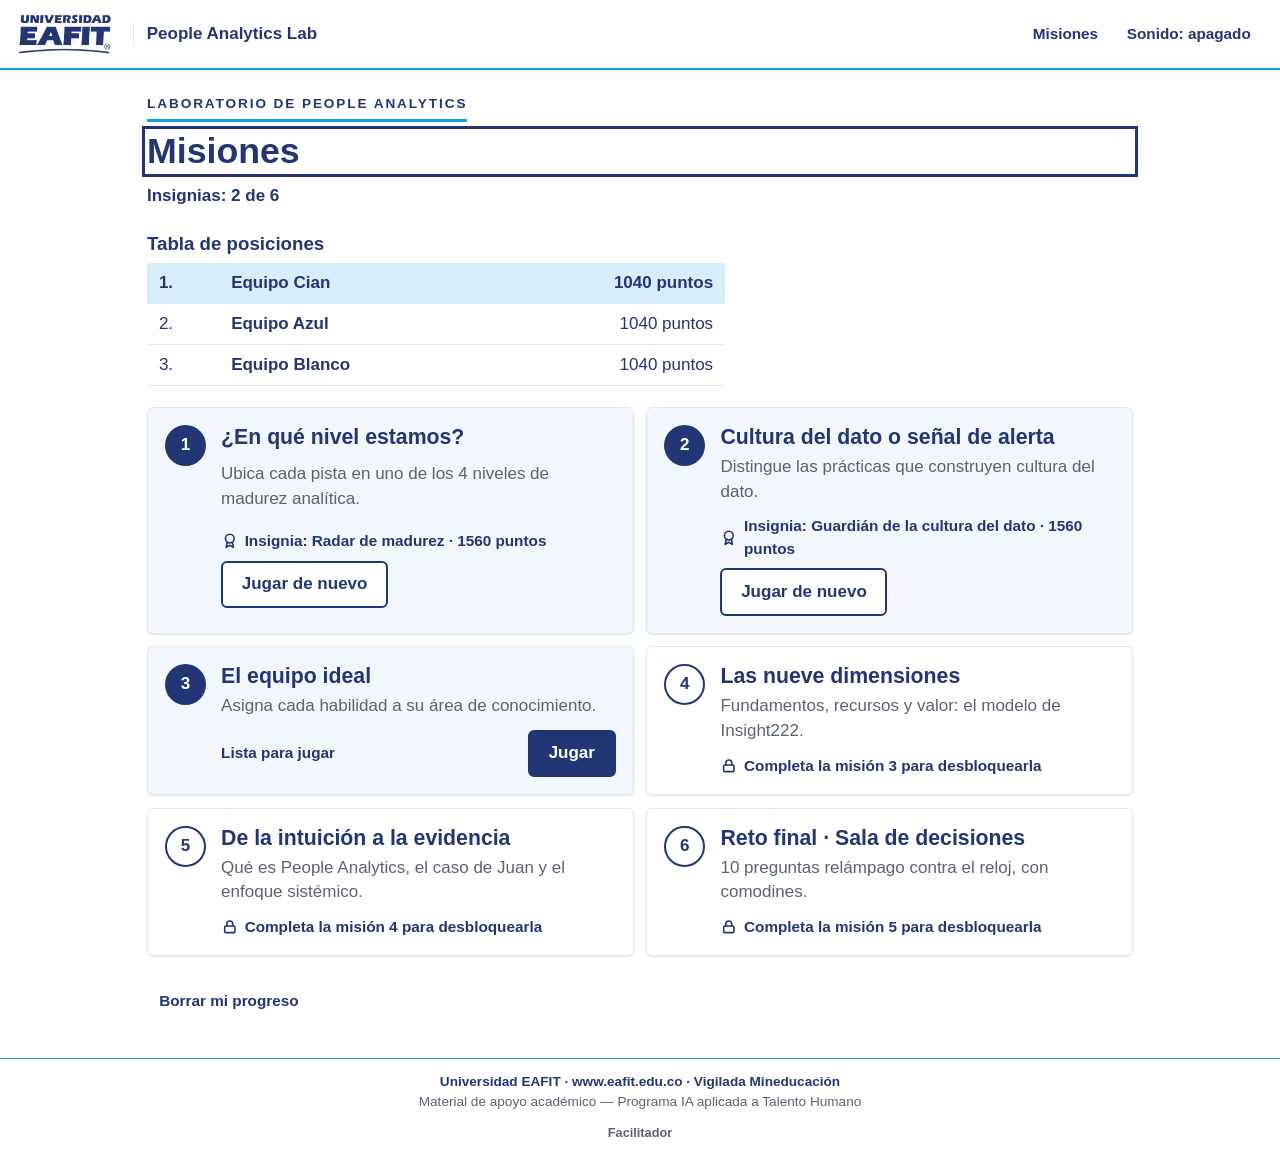
<file: capturas/C-misiones.html>
<!DOCTYPE html>
<html lang="es-CO">
<head>
  <meta charset="utf-8">
  <meta name="viewport" content="width=device-width, initial-scale=1">
  <title>EAFIT People Analytics Lab · IA aplicada a Talento Humano</title>
  <meta name="description" content="Juego de repaso de People Analytics: cultura del dato, niveles de madurez, habilidades clave y las nueve dimensiones. Material de apoyo académico.">
  <meta name="robots" content="noindex">
  <style>
/*
 * ESTILOS — EAFIT People Analytics Lab
 * Todos los colores y tipografías salen de brand/BRAND.md.
 * No agregues colores fuera de estos tokens.
 */

/* ---------- Tipografía (incluida localmente, licencia OFL) ---------- */
/* ---------- Tokens de marca (BRAND.md, sección 1) ---------- */
:root {
  --eafit-azul: #223675;
  --eafit-azul-profundo: #16265C;
  --eafit-cian: #0AA4D8;
  --eafit-gris-texto: #5A6273;
  --eafit-fondo-1: #EDF1F9;
  --eafit-fondo-2: #D7EEFA;
  --eafit-fondo-3: #F2F7FD;
  --eafit-borde: #DCE8F6;
  --eafit-blanco: #FFFFFF;

  --fuente: "Carlito", Calibri, Arial, sans-serif;
  --radio: 6px;
  --ancho: 60rem;
  --sombra: 0 1px 2px rgba(34, 54, 117, 0.12);
}

*, *::before, *::after { box-sizing: border-box; }

html { font-size: 106.25%; -webkit-text-size-adjust: 100%; }
html.proyector { font-size: 150%; }

body {
  margin: 0;
  min-height: 100vh;
  display: flex;
  flex-direction: column;
  font-family: var(--fuente);
  font-size: 1rem;
  line-height: 1.45;
  color: var(--eafit-azul);
  background: var(--eafit-blanco);
}

h1, h2, h3, p { margin: 0; }
h1 { font-size: 1.75rem; line-height: 1.15; }
h2 { font-size: 1.25rem; line-height: 1.2; }
img { max-width: 100%; height: auto; }

.solo-lectores {
  position: absolute; width: 1px; height: 1px; overflow: hidden;
  clip: rect(0 0 0 0); white-space: nowrap;
}

.salto {
  position: absolute; left: 0.5rem; top: -4rem; z-index: 10;
  background: var(--eafit-azul); color: var(--eafit-blanco);
  padding: 0.5rem 0.75rem; border-radius: var(--radio);
}
.salto:focus { top: 0.5rem; }

/* Foco visible en todo lo interactivo */
:focus-visible { outline: 3px solid var(--eafit-azul); outline-offset: 2px; }
.portada :focus-visible, .facilitador :focus-visible, .retro--alerta :focus-visible {
  outline-color: var(--eafit-blanco);
}
main:focus { outline: none; }

/* ---------- Cabecera y pie ---------- */
.cabecera {
  display: flex; align-items: center; justify-content: space-between; gap: 0.75rem;
  padding: 0.5rem 1rem;
  border-bottom: 2px solid var(--eafit-cian);
  background: var(--eafit-blanco);
}
.cabecera__marca { display: flex; align-items: center; gap: 0.75rem; min-width: 0; }
/* El logo no se deforma ni se recolorea; se deja aire a su alrededor. */
.cabecera__logo { height: 2.5rem; width: auto; margin: 0.25rem 0.5rem 0.25rem 0; }
.cabecera__nombre {
  font-weight: 700; font-size: 1rem; padding-left: 0.75rem;
  border-left: 1px solid var(--eafit-borde); white-space: nowrap;
}
.cabecera__acciones { display: flex; gap: 0.25rem; flex-wrap: wrap; justify-content: flex-end; }

main { flex: 1; width: 100%; }
.contenedor { max-width: var(--ancho); margin: 0 auto; padding: 1.25rem 1rem 2rem; }

.pie {
  border-top: 1px solid var(--eafit-cian);
  padding: 0.75rem 1rem 1rem;
  text-align: center;
  font-size: 0.8rem;
}
.pie__institucional { font-weight: 700; }
.pie__academico { color: var(--eafit-gris-texto); }

/* ---------- Botones ---------- */
.boton {
  font: inherit; font-weight: 700; cursor: pointer;
  min-height: 2.75rem; padding: 0.55rem 1.1rem;
  border-radius: var(--radio);
  border: 2px solid var(--eafit-azul);
  background: var(--eafit-azul); color: var(--eafit-blanco);
}
.boton:hover { background: var(--eafit-azul-profundo); border-color: var(--eafit-azul-profundo); }
.boton--secundario { background: var(--eafit-blanco); color: var(--eafit-azul); }
.boton--secundario:hover { background: var(--eafit-fondo-1); border-color: var(--eafit-azul); }
.boton--texto {
  background: transparent; color: var(--eafit-azul); border-color: transparent;
  padding: 0.4rem 0.6rem; font-size: 0.9rem;
}
.boton--texto:hover { background: var(--eafit-fondo-1); border-color: transparent; }
.boton--claro { background: var(--eafit-blanco); color: var(--eafit-azul); border-color: var(--eafit-blanco); }
.boton--claro:hover { background: var(--eafit-fondo-2); border-color: var(--eafit-fondo-2); }
.boton[disabled] { opacity: 0.55; cursor: not-allowed; }
.acciones { display: flex; flex-wrap: wrap; gap: 0.6rem; margin-top: 1.25rem; }

/* ---------- Antetítulo (BRAND.md, sección 5) ---------- */
.antetitulo {
  font-size: 0.8rem; font-weight: 700; letter-spacing: 0.14em; text-transform: uppercase;
  color: var(--eafit-azul);
  padding-bottom: 0.3rem; margin-bottom: 0.5rem;
  border-bottom: 3px solid var(--eafit-cian);
  display: inline-block;
}

/* ---------- Portada ---------- */
.portada { background: var(--eafit-azul); color: var(--eafit-blanco); }
.portada .contenedor { padding-top: 2rem; padding-bottom: 2rem; }
/* El archivo del logo trae fondo azul #223675: solo se usa sobre ese mismo azul. */
.portada__logo { width: 11rem; height: auto; display: block; margin-bottom: 2rem; }
.portada .antetitulo { color: var(--eafit-blanco); }
.portada h1 { font-size: 2.4rem; margin-bottom: 0.75rem; }
.portada__texto { max-width: 36rem; font-size: 1.1rem; }
.portada__firma {
  margin-top: 2rem; padding-top: 0.75rem; border-top: 1px solid var(--eafit-cian);
  font-weight: 700;
}
.datos { display: grid; gap: 0.75rem; grid-template-columns: 1fr; }
.dato { background: var(--eafit-fondo-1); border-radius: var(--radio); padding: 0.9rem 1rem; }
.dato strong { display: block; font-size: 1.1rem; }
.dato span { color: var(--eafit-gris-texto); }

/* ---------- Mapa de misiones ---------- */
.marcador { display: flex; flex-wrap: wrap; gap: 0.5rem 1.5rem; margin: 0.75rem 0 1.25rem; font-weight: 700; }
.lista-misiones { list-style: none; margin: 0; padding: 0; display: grid; gap: 0.75rem; grid-template-columns: 1fr; }
.mision {
  display: grid; grid-template-columns: auto 1fr; gap: 0.25rem 0.9rem; align-items: start;
  border: 1px solid var(--eafit-borde); border-radius: var(--radio);
  background: var(--eafit-fondo-3); padding: 1rem; box-shadow: var(--sombra);
}
.mision__numero {
  grid-row: span 3;
  width: 2.4rem; height: 2.4rem; border-radius: 50%;
  display: flex; align-items: center; justify-content: center;
  background: var(--eafit-azul); color: var(--eafit-blanco); font-weight: 700;
}
.mision__resumen { color: var(--eafit-gris-texto); }
.mision__estado { font-size: 0.9rem; font-weight: 700; display: flex; align-items: center; gap: 0.35rem; }
.mision__pie { grid-column: 2; display: flex; flex-wrap: wrap; align-items: center; justify-content: space-between; gap: 0.5rem; margin-top: 0.4rem; }
.mision--bloqueada { background: var(--eafit-blanco); }
.mision--bloqueada .mision__numero { background: var(--eafit-blanco); color: var(--eafit-azul); border: 2px solid var(--eafit-azul); }

.icono { width: 1.15em; height: 1.15em; flex: none; vertical-align: -0.18em; }

/* ---------- Presentación de la misión ---------- */
.intro__instruccion { font-size: 1.15rem; max-width: 40rem; margin: 0.75rem 0 1rem; }
.reglas { list-style: none; padding: 0; margin: 0; display: grid; gap: 0.5rem; max-width: 40rem; }
.reglas li { background: var(--eafit-fondo-1); border-radius: var(--radio); padding: 0.6rem 0.8rem; }

/* ---------- Estado de la partida ---------- */
.estado { display: flex; flex-wrap: wrap; align-items: center; gap: 0.4rem 1.25rem; font-weight: 700; font-size: 0.95rem; }
.estado__alertas { display: inline-flex; align-items: center; gap: 0.3rem; }
.progreso { height: 0.5rem; background: var(--eafit-fondo-1); border-radius: 1rem; overflow: hidden; margin: 0.5rem 0 1rem; }
.progreso__barra { height: 100%; background: var(--eafit-cian); transition: width 0.25s ease; }

/* ---------- Misión 1: tarjeta y destinos ---------- */
.tarjeta {
  background: var(--eafit-blanco);
  border: 2px solid var(--eafit-azul); border-left-width: 0.5rem;
  border-radius: var(--radio); box-shadow: var(--sombra);
  padding: 1rem 1.1rem; margin-bottom: 1rem;
  font-size: 1.2rem; font-weight: 700; line-height: 1.3;
  position: relative; z-index: 2;
}
.tarjeta__etiqueta { display: block; font-size: 0.8rem; letter-spacing: 0.12em; text-transform: uppercase; color: var(--eafit-gris-texto); margin-bottom: 0.3rem; }
.tarjeta--arrastrable { cursor: grab; touch-action: none; user-select: none; -webkit-user-select: none; }
.tarjeta--moviendo { cursor: grabbing; box-shadow: 0 8px 18px rgba(34, 54, 117, 0.25); }
.tarjeta--regresa { transition: transform 0.2s ease; }

.destinos { display: grid; gap: 0.6rem; grid-template-columns: 1fr; }
.destino {
  font: inherit; text-align: left; cursor: pointer; color: var(--eafit-azul);
  display: grid; grid-template-columns: auto 1fr auto; gap: 0.1rem 0.7rem; align-items: center;
  min-height: 3.75rem; padding: 0.65rem 0.9rem;
  background: var(--eafit-fondo-1);
  border: 2px solid var(--eafit-azul); border-radius: var(--radio);
}
.destino:hover, .destino--encima { background: var(--eafit-fondo-2); }
.destino--encima { outline: 3px solid var(--eafit-cian); outline-offset: 2px; }
.destino > .icono { grid-row: span 2; width: 1.6rem; height: 1.6rem; }
.destino__texto { font-weight: 700; font-size: 1.05rem; }
.destino__ayuda { grid-column: 2; font-size: 0.85rem; color: var(--eafit-gris-texto); }
.destino__tecla {
  grid-row: 1 / span 2; grid-column: 3;
  border: 1px solid var(--eafit-azul); border-radius: 4px; padding: 0 0.4rem; font-size: 0.8rem; font-weight: 700;
}
.destino[disabled] { cursor: default; opacity: 1; }
.destino--apagado { background: var(--eafit-blanco); border-color: var(--eafit-borde); color: var(--eafit-gris-texto); }
.destino--era { background: var(--eafit-fondo-2); border-color: var(--eafit-cian); border-width: 3px; }
.destino--elegido-mal { background: var(--eafit-blanco); border-style: dashed; border-color: var(--eafit-azul-profundo); }
.destino__marca { grid-column: 2; font-size: 0.85rem; font-weight: 700; display: flex; align-items: center; gap: 0.25rem; }
.ayuda-teclado { margin-top: 0.6rem; font-size: 0.85rem; color: var(--eafit-gris-texto); }

/* ---------- Retroalimentación (BRAND.md, sección 7: pendiente de validación) ---------- */
.retro { margin-top: 1rem; padding: 0.9rem 1rem; border-radius: var(--radio); }
.retro__titulo { display: flex; align-items: center; gap: 0.45rem; font-size: 1.15rem; font-weight: 700; margin-bottom: 0.35rem; }
.retro__fuente { font-size: 0.85rem; margin-top: 0.35rem; }
.retro--ok { background: var(--eafit-fondo-2); border: 2px solid var(--eafit-cian); border-left-width: 0.5rem; }
.retro--mal { background: var(--eafit-blanco); border: 2px dashed var(--eafit-azul-profundo); color: var(--eafit-azul-profundo); }
.retro--alerta { background: var(--eafit-azul-profundo); color: var(--eafit-blanco); border: 2px solid var(--eafit-azul-profundo); }
.retro--mal .retro__fuente { color: var(--eafit-gris-texto); }

/* ---------- Resumen y repaso ---------- */
.insignia {
  display: flex; align-items: center; gap: 0.9rem;
  background: var(--eafit-azul); color: var(--eafit-blanco);
  border-radius: var(--radio); padding: 1rem; margin: 1rem 0;
}
.insignia .icono { width: 2.6rem; height: 2.6rem; }
.insignia--pendiente { background: var(--eafit-blanco); color: var(--eafit-azul); border: 2px dashed var(--eafit-azul); }
.insignia__nombre { font-size: 1.25rem; font-weight: 700; display: block; }
.cifras { display: grid; grid-template-columns: repeat(2, 1fr); gap: 0.6rem; }
.cifra { background: var(--eafit-fondo-1); border-radius: var(--radio); padding: 0.75rem; }
.cifra strong { display: block; font-size: 1.6rem; line-height: 1.1; }
.cifra span { font-size: 0.9rem; color: var(--eafit-gris-texto); }

.repaso { list-style: none; margin: 1rem 0 0; padding: 0; display: grid; gap: 0.75rem; }
.repaso li { border: 1px solid var(--eafit-borde); border-left: 0.4rem solid var(--eafit-cian); border-radius: var(--radio); padding: 0.8rem 1rem; background: var(--eafit-fondo-3); }
.repaso__enunciado { font-weight: 700; }
.repaso__fuente { font-size: 0.85rem; color: var(--eafit-gris-texto); }

/* ---------- Configuración de la sala ---------- */
.campos { display: grid; gap: 0.75rem; grid-template-columns: 1fr; margin-top: 1rem; max-width: 44rem; }
.campo { display: grid; gap: 0.25rem; font-weight: 700; }
.campo input {
  font: inherit; color: var(--eafit-azul); background: var(--eafit-blanco);
  border: 2px solid var(--eafit-azul); border-radius: var(--radio);
  min-height: 2.75rem; padding: 0.4rem 0.7rem; width: 100%;
}
.nota { font-size: 0.9rem; color: var(--eafit-gris-texto); margin-top: 0.6rem; }
.boton--contorno { background: transparent; color: var(--eafit-blanco); border-color: var(--eafit-blanco); }
.boton--contorno:hover { background: var(--eafit-azul-profundo); border-color: var(--eafit-blanco); }
.boton--chico { min-height: 2.4rem; padding: 0.3rem 0.8rem; font-size: 0.9rem; }
.boton--icono { min-height: 2.75rem; min-width: 2.75rem; padding: 0.3rem; display: inline-flex; align-items: center; justify-content: center; }

/* ---------- Opciones de respuesta ---------- */
.pregunta { font-size: 1.25rem; font-weight: 700; line-height: 1.3; margin: 0.25rem 0 0.9rem; }
.opciones { display: grid; gap: 0.6rem; grid-template-columns: 1fr; }
.opcion {
  font: inherit; text-align: left; cursor: pointer; color: var(--eafit-azul);
  display: grid; grid-template-columns: auto 1fr; gap: 0.1rem 0.7rem; align-items: center;
  min-height: 3.25rem; padding: 0.6rem 0.9rem;
  background: var(--eafit-fondo-1);
  border: 2px solid var(--eafit-azul); border-radius: var(--radio);
}
.opcion:hover { background: var(--eafit-fondo-2); }
.opcion__texto { font-weight: 700; grid-column: 2; }
.opcion__ayuda { grid-column: 2; font-size: 0.9rem; color: var(--eafit-gris-texto); }
.opcion__tecla, .opcion__casilla {
  grid-row: span 2; width: 1.7rem; height: 1.7rem; display: flex; align-items: center; justify-content: center;
  border: 2px solid var(--eafit-azul); border-radius: 4px; font-size: 0.85rem; font-weight: 700; background: var(--eafit-blanco);
}
.opcion__casilla .icono { visibility: hidden; }
.opcion--marcada { background: var(--eafit-fondo-2); border-width: 3px; }
.opcion--marcada .opcion__casilla { background: var(--eafit-azul); color: var(--eafit-blanco); }
.opcion--marcada .opcion__casilla .icono, .opcion--era .opcion__casilla .icono { visibility: visible; }
.opcion__marca { grid-column: 2; font-size: 0.85rem; font-weight: 700; display: flex; align-items: center; gap: 0.25rem; }
.opcion[disabled] { cursor: default; opacity: 1; }
.opcion--apagada { background: var(--eafit-blanco); border-color: var(--eafit-borde); color: var(--eafit-gris-texto); }
.opcion--apagada .opcion__tecla, .opcion--apagada .opcion__casilla { border-color: var(--eafit-borde); }
.opcion--era { background: var(--eafit-fondo-2); border-color: var(--eafit-cian); border-width: 3px; }
.opcion--elegido-mal { background: var(--eafit-blanco); border-style: dashed; border-color: var(--eafit-azul-profundo); }
.opciones--fila .opcion { grid-template-columns: 1fr; }
.opciones--fila .opcion__texto, .opciones--fila .opcion__ayuda { grid-column: 1; }

.ficha { display: flex; align-items: center; gap: 0.4rem; flex-wrap: wrap; background: var(--eafit-azul); color: var(--eafit-blanco); border-radius: var(--radio); padding: 0.5rem 0.8rem; margin-bottom: 0.75rem; }
.pista { background: var(--eafit-fondo-2); border-left: 0.4rem solid var(--eafit-cian); border-radius: var(--radio); padding: 0.6rem 0.8rem; margin-top: 0.75rem; }

/* ---------- Simulador de chat (misión 4) ---------- */
.chat { display: grid; gap: 0.5rem; margin-bottom: 1rem; }
.burbuja { max-width: 88%; padding: 0.65rem 0.9rem; border-radius: var(--radio); }
.burbuja__quien { display: block; font-size: 0.75rem; font-weight: 700; letter-spacing: 0.1em; text-transform: uppercase; margin-bottom: 0.15rem; }
.burbuja--usuario { justify-self: end; background: var(--eafit-fondo-1); border: 1px solid var(--eafit-borde); }
.burbuja--agente { justify-self: start; background: var(--eafit-blanco); border: 2px solid var(--eafit-azul); border-left-width: 0.4rem; }
.chat .nota { margin-top: 0; font-style: italic; }

/* ---------- Ordenar pasos ---------- */
.pasos { list-style: none; margin: 0; padding: 0; display: grid; gap: 0.5rem; }
.paso {
  display: grid; grid-template-columns: auto 1fr auto; gap: 0.6rem; align-items: center;
  background: var(--eafit-fondo-1); border: 2px solid var(--eafit-azul); border-radius: var(--radio); padding: 0.5rem 0.7rem;
}
.paso__numero { width: 1.8rem; height: 1.8rem; border-radius: 50%; background: var(--eafit-azul); color: var(--eafit-blanco); display: flex; align-items: center; justify-content: center; font-weight: 700; font-size: 0.9rem; }
.paso__texto { font-weight: 700; }
.paso__botones { display: flex; gap: 0.35rem; }
.paso--bien { background: var(--eafit-fondo-2); border-color: var(--eafit-cian); border-width: 3px; }
.paso--mal { background: var(--eafit-blanco); border-style: dashed; border-color: var(--eafit-azul-profundo); }

/* ---------- Equipos, turnos y tabla de posiciones ---------- */
.turnos { display: grid; gap: 0.5rem; grid-template-columns: repeat(auto-fit, minmax(7rem, 1fr)); margin-bottom: 0.75rem; }
.turno { display: grid; padding: 0.45rem 0.7rem; border: 1px solid var(--eafit-borde); border-radius: var(--radio); background: var(--eafit-blanco); color: var(--eafit-gris-texto); font-size: 0.9rem; }
.turno strong { color: var(--eafit-azul); font-size: 1rem; }
.turno--activo { background: var(--eafit-azul); border-color: var(--eafit-azul); color: var(--eafit-blanco); }
.turno--activo strong { color: var(--eafit-blanco); font-size: 1.15rem; }
.turno__etiqueta { font-size: 0.72rem; font-weight: 700; letter-spacing: 0.12em; text-transform: uppercase; }
.tabla { width: 100%; max-width: 34rem; border-collapse: collapse; margin: 0.5rem 0 1.25rem; }
.tabla caption { text-align: left; font-weight: 700; font-size: 1.1rem; padding-bottom: 0.35rem; }
.tabla th, .tabla td { text-align: left; padding: 0.45rem 0.7rem; border-bottom: 1px solid var(--eafit-borde); }
.tabla tr:first-child th, .tabla tr:first-child td { background: var(--eafit-fondo-2); font-weight: 700; }
.tabla td:last-child { text-align: right; white-space: nowrap; }

/* ---------- Reloj y comodines (reto final) ---------- */
.comodines { display: flex; flex-wrap: wrap; align-items: center; gap: 0.5rem; margin-bottom: 0.9rem; }
.reloj { display: flex; align-items: center; gap: 0.4rem; font-weight: 700; font-size: 1.15rem; flex: 1 1 12rem; }
.reloj__pista { flex: 1; height: 0.5rem; background: var(--eafit-fondo-1); border-radius: 1rem; overflow: hidden; min-width: 4rem; }
.reloj__barra { display: block; height: 100%; background: var(--eafit-azul); transition: width 0.9s linear; }

/* ---------- Avisos y resultados finales ---------- */
.aviso { display: flex; align-items: center; gap: 0.45rem; flex-wrap: wrap; background: var(--eafit-fondo-2); border: 2px solid var(--eafit-cian); border-radius: var(--radio); padding: 0.6rem 0.8rem; margin-bottom: 1rem; }
.aviso--pendiente { background: var(--eafit-blanco); border: 2px dashed var(--eafit-azul); }
.logros { list-style: none; margin: 0.5rem 0 1.25rem; padding: 0; display: grid; gap: 0.5rem; grid-template-columns: 1fr; }
.logro { display: flex; align-items: center; gap: 0.7rem; background: var(--eafit-azul); color: var(--eafit-blanco); border-radius: var(--radio); padding: 0.6rem 0.8rem; }
.logro .icono { width: 1.8rem; height: 1.8rem; }
.logro span span { display: block; font-size: 0.85rem; }
.logro strong { display: block; }
.logro--pendiente { background: var(--eafit-blanco); color: var(--eafit-azul); border: 2px dashed var(--eafit-azul); }
.dos-columnas { display: grid; gap: 1rem; grid-template-columns: 1fr; }
.conceptos { margin: 0.4rem 0 0; padding-left: 1.2rem; display: grid; gap: 0.3rem; }
.cierre { margin-top: 1.25rem; padding: 0.9rem 1rem; background: var(--eafit-azul); color: var(--eafit-blanco); border-radius: var(--radio); font-size: 1.15rem; font-weight: 700; }
.firma { margin-top: 1.25rem; padding-top: 0.6rem; border-top: 1px solid var(--eafit-cian); font-weight: 700; }
.pie__facilitador { font-size: 0.75rem; min-height: 2rem; color: var(--eafit-gris-texto); margin-top: 0.25rem; }

/* ---------- Modo facilitador ---------- */
.facilitador {
  background: var(--eafit-azul-profundo); color: var(--eafit-blanco);
  padding: 0.4rem 1rem; display: flex; flex-wrap: wrap; align-items: center; gap: 0.5rem;
  font-size: 0.9rem;
}
.facilitador[hidden] { display: none; }
.facilitador strong { margin-right: 0.5rem; }
.facilitador .boton { min-height: 2.2rem; padding: 0.25rem 0.7rem; font-size: 0.85rem; }
.clave { margin-top: 0.75rem; padding: 0.6rem 0.8rem; background: var(--eafit-azul-profundo); color: var(--eafit-blanco); border-radius: var(--radio); }

/* ---------- Pantallas anchas y proyector ---------- */
@media (min-width: 40rem) {
  h1 { font-size: 2.1rem; }
  .portada h1 { font-size: 3.2rem; }
  .portada .contenedor { padding-top: 3rem; padding-bottom: 3rem; }
  .datos { grid-template-columns: repeat(3, 1fr); }
  .lista-misiones { grid-template-columns: repeat(2, 1fr); }
  .destinos { grid-template-columns: repeat(3, 1fr); }
  .destino { grid-template-columns: auto 1fr; align-content: start; min-height: 6.5rem; }
  .destino__tecla { grid-row: auto; grid-column: 2; justify-self: start; margin-top: 0.3rem; }
  .tarjeta { font-size: 1.45rem; padding: 1.4rem 1.5rem; }
  .cifras { grid-template-columns: repeat(4, 1fr); }
  .destinos--2 { grid-template-columns: repeat(2, 1fr); }
  .destinos--4 { grid-template-columns: repeat(4, 1fr); }
  .destinos--4 .destino { grid-template-columns: 1fr; min-height: 5rem; }
  .destinos--4 .destino > .icono { display: none; }
  .destinos--4 .destino__tecla, .destinos--4 .destino__marca { grid-column: 1; }
  .destinos--5 { grid-template-columns: repeat(5, 1fr); }
  .destinos--5 .destino { min-height: 5rem; grid-template-columns: 1fr; }
  .destinos--5 .destino > .icono { display: none; }
  .destinos--5 .destino__tecla { grid-column: 1; }
  .destinos--5 .destino__marca { grid-column: 1; }
  .opciones--fila { grid-template-columns: repeat(3, 1fr); }
  .campos { grid-template-columns: repeat(3, 1fr); }
  .logros { grid-template-columns: repeat(2, 1fr); }
  .dos-columnas { grid-template-columns: repeat(2, 1fr); }
  .pregunta { font-size: 1.45rem; }
}
@media (min-width: 100rem) {
  html { font-size: 137.5%; }
  html.proyector { font-size: 162.5%; }
}

/* Sin animaciones para quien las desactiva en su sistema */
@media (prefers-reduced-motion: reduce) {
  *, *::before, *::after { transition: none !important; animation: none !important; }
}

/* Alto contraste del sistema (Windows) */
@media (forced-colors: active) {
  .boton, .destino, .tarjeta, .retro, .insignia { border: 2px solid; }
}

</style>
</head>
<body>
  <a class="salto" href="#contenido">Saltar al contenido</a>

  <header class="cabecera">
    <div class="cabecera__marca">
      <img class="cabecera__logo" src="[data-uri]" width="731" height="328" alt="Universidad EAFIT">
      <span class="cabecera__nombre">People Analytics Lab</span>
    </div>
    <nav class="cabecera__acciones" aria-label="Opciones del juego">
      <button type="button" class="boton boton--texto" id="btn-misiones">Misiones</button>
      <button type="button" class="boton boton--texto" id="btn-sonido" aria-pressed="false">Sonido: apagado</button>
    </nav>
  </header>

  <div id="barra-facilitador" class="facilitador" hidden></div>

  <main id="contenido" tabindex="-1"></main>

  <footer class="pie">
    <p class="pie__institucional">Universidad EAFIT · www.eafit.edu.co · Vigilada Mineducación</p>
    <p class="pie__academico">Material de apoyo académico — Programa IA aplicada a Talento Humano</p>
    <button type="button" class="boton boton--texto pie__facilitador" id="btn-facilitador">Facilitador</button>
  </footer>

  <div id="vivo" class="solo-lectores" aria-live="polite"></div>

  <noscript><p style="padding:1rem">Este juego necesita JavaScript activado en el navegador.</p></noscript>

  <script>window.AA_DEMO="misiones::3";</script>
<script>
/*
 * BANCO DE PREGUNTAS — EAFIT People Analytics Lab
 * ------------------------------------------------------------------
 * Este archivo se puede editar sin tocar la lógica del juego.
 * Es un archivo .js (y no .json) para que el juego abra con doble clic
 * en index.html, sin servidor.
 *
 * Cada ítem tiene:
 *   id          identificador único (no lo repitas)
 *   mision      m1 … m6
 *   concepto    A … G (ver CONTENIDO.md)
 *   tipo        "clasificar" | "opcion" | "multi" | "ordenar"
 *   enunciado   lo que lee el jugador
 *   opciones    lista de { id, texto } (en "clasificar" se usan las
 *               categorías de la misión y este campo no va)
 *   correcta    id de la opción correcta
 *               ("multi": lista de ids · "ordenar": lista de ids en orden)
 *   explicacion 1–2 frases que se muestran después de responder
 *   fuente      documento de la clase del que sale
 *   critico     (opcional) true = fallarlo cuesta una "alerta de riesgo"
 *   pista       (solo reto final) texto del comodín «Pista del facilitador»
 *
 * Después de editar, ejecuta:  node tools/validar.js
 * Los casos marcados como ficticios son inventados para el juego.
 */
(function (raiz) {
  "use strict";

  var PPT = "Presentación «Clase 3 · People Analytics» (Parte 1)";
  var NUEVE = "Lectura «Nine Dimensions for Excellence in People Analytics» (Insight222)";
  var SIS = "Lectura «People Analytics, Evolved: A Systemic Approach» (Josh Bersin Company)";
  var FICT = " · caso ficticio para el juego";

  var SI_NO = [
    { id: "si", texto: "Verdadero" },
    { id: "no", texto: "Falso" }
  ];

  /* Textos generales del juego */
  var juego = {
    nombre: "EAFIT People Analytics Lab",
    antetitulo: "IA aplicada a Talento Humano · People Analytics",
    portada: "Eres analista en formación en el Laboratorio de People Analytics. Supera cinco misiones y un reto final para repasar lo que vimos en clase: de la intuición al análisis estratégico.",
    lugar: "Laboratorio de People Analytics",
    ejemploCritico: "como usar los datos para culpar o descuidar la privacidad",
    cierre: "Los datos no reemplazan el criterio: las decisiones sobre personas se toman desde la evidencia y la responsabilidad."
  };

  var misiones = [
    {
      id: "m1",
      titulo: "¿En qué nivel estamos?",
      resumen: "Ubica cada pista en uno de los 4 niveles de madurez analítica.",
      instruccion: "Lee la pista y decide a cuál de los cuatro niveles de madurez analítica corresponde: reporting, descriptivo, estratégico o sistémico. Toca un nivel o arrastra la tarjeta.",
      insignia: "Radar de madurez",
      etiqueta: "Pista",
      seleccion: { porCategoria: 3 },
      categorias: [
        { id: "n1", texto: "1 · Reporting" },
        { id: "n2", texto: "2 · Descriptivo" },
        { id: "n3", texto: "3 · Estratégico" },
        { id: "n4", texto: "4 · Sistémico" }
      ]
    },
    {
      id: "m2",
      titulo: "Cultura del dato o señal de alerta",
      resumen: "Distingue las prácticas que construyen cultura del dato.",
      instruccion: "Lee cada comportamiento y decide si construye cultura del dato en Talento Humano o si es una señal de alerta. Toca una opción o arrastra la tarjeta.",
      insignia: "Guardián de la cultura del dato",
      etiqueta: "Comportamiento",
      seleccion: { porCategoria: 6 },
      categorias: [
        { id: "practica", texto: "Cultura del dato", icono: "visto", ayuda: "Evidencia y responsabilidad" },
        { id: "alerta", texto: "Señal de alerta", icono: "alto", ayuda: "Intuición, jerarquía, urgencia o mal uso" }
      ]
    },
    {
      id: "m3",
      titulo: "El equipo ideal",
      resumen: "Asigna cada habilidad a su área de conocimiento.",
      instruccion: "Un equipo de People Analytics combina varias áreas de conocimiento. Lee cada habilidad y ubícala en su área: ciencia de datos, consultoría o ciencias del comportamiento.",
      insignia: "Arquitecto de equipos",
      etiqueta: "Habilidad",
      seleccion: { porCategoria: 4 },
      categorias: [
        { id: "datos", texto: "Ciencia de datos" },
        { id: "consultoria", texto: "Consultoría" },
        { id: "comportamiento", texto: "Ciencias del comportamiento" }
      ]
    },
    {
      id: "m4",
      titulo: "Las nueve dimensiones",
      resumen: "Fundamentos, recursos y valor: el modelo de Insight222.",
      instruccion: "El modelo de las nueve dimensiones las agrupa en tres categorías: fundamentos, recursos y valor. Ubica cada dimensión en su categoría y responde las preguntas sobre el modelo.",
      insignia: "Navegante de las nueve dimensiones",
      etiqueta: "Dimensión",
      seleccion: { cantidad: 12 },
      categorias: [
        { id: "fundamentos", texto: "Fundamentos" },
        { id: "recursos", texto: "Recursos" },
        { id: "valor", texto: "Valor" }
      ]
    },
    {
      id: "m5",
      titulo: "De la intuición a la evidencia",
      resumen: "Qué es People Analytics, el caso de Juan y el enfoque sistémico.",
      instruccion: "Responde las preguntas sobre qué es People Analytics, el caso de Juan y el enfoque sistémico. Algunas piden marcar varias opciones u ordenar pasos.",
      insignia: "De la intuición a la evidencia",
      seleccion: { cantidad: 10 }
    },
    {
      id: "m6",
      titulo: "Sala de decisiones",
      resumen: "10 preguntas relámpago contra el reloj, con comodines.",
      instruccion: "Preguntas relámpago mezcladas de todas las misiones, con reloj. Hay dos comodines para toda la partida: un 50/50 y una pista del facilitador.",
      insignia: "Analista graduado",
      seleccion: { cantidad: 10 },
      segundos: 25
    }
  ];

  var items = [
    /* ============ MISIÓN 1 · ¿En qué nivel estamos? (C) ============ */
    { id: "m1-01", mision: "m1", concepto: "C", tipo: "clasificar",
      enunciado: "Responde la pregunta: «¿Qué pasó?»",
      correcta: "n1",
      explicacion: "El nivel 1, reporting, es reactivo: responde «¿qué pasó?».",
      fuente: PPT },
    { id: "m1-02", mision: "m1", concepto: "C", tipo: "clasificar",
      enunciado: "En la tabla de la clase, este nivel se llama «Reactivo».",
      correcta: "n1",
      explicacion: "El nivel 1, reporting, es el reactivo.",
      fuente: PPT },
    { id: "m1-03", mision: "m1", concepto: "C", tipo: "clasificar",
      enunciado: "Según la clase, aquí está entre el 70 y el 80 % de las empresas de Latinoamérica.",
      correcta: "n1",
      explicacion: "La mayoría de las empresas de la región está en el nivel 1, reporting.",
      fuente: PPT },
    { id: "m1-04", mision: "m1", concepto: "C", tipo: "clasificar",
      enunciado: "Talento Humano entrega el número de retiros del mes pasado cuando alguien lo pide.",
      correcta: "n1",
      explicacion: "Contar lo que ya ocurrió, y solo cuando lo piden, es reporting: «¿qué pasó?».",
      fuente: PPT + FICT },
    { id: "m1-05", mision: "m1", concepto: "C", tipo: "clasificar",
      enunciado: "Responde la pregunta: «¿Cómo estamos?»",
      correcta: "n2",
      explicacion: "El nivel 2, descriptivo, responde «¿cómo estamos?».",
      fuente: PPT },
    { id: "m1-06", mision: "m1", concepto: "C", tipo: "clasificar",
      enunciado: "En la tabla de la clase, este nivel se llama «Dashboards».",
      correcta: "n2",
      explicacion: "El nivel 2, descriptivo, es el de los dashboards o tableros.",
      fuente: PPT },
    { id: "m1-07", mision: "m1", concepto: "C", tipo: "clasificar",
      enunciado: "Aquí vive la «trampa del dashboard».",
      correcta: "n2",
      explicacion: "La «trampa del dashboard» es quedarse en el nivel 2: mostrar cómo estamos sin llegar al porqué.",
      fuente: PPT },
    { id: "m1-08", mision: "m1", concepto: "C", tipo: "clasificar",
      enunciado: "El área tiene un tablero con la rotación por sede, pero nadie explica por qué cambia.",
      correcta: "n2",
      explicacion: "Un tablero que muestra el estado actual, sin explicar causas, es el nivel descriptivo.",
      fuente: PPT + FICT },
    { id: "m1-09", mision: "m1", concepto: "C", tipo: "clasificar",
      enunciado: "Responde la pregunta: «¿Por qué pasa y qué podemos hacer?»",
      correcta: "n3",
      explicacion: "El nivel 3, estratégico, responde «¿por qué pasa y qué podemos hacer?».",
      fuente: PPT },
    { id: "m1-10", mision: "m1", concepto: "C", tipo: "clasificar",
      enunciado: "En la tabla de la clase, este nivel se llama «Proactivo».",
      correcta: "n3",
      explicacion: "El nivel 3, estratégico, es el proactivo.",
      fuente: PPT },
    { id: "m1-11", mision: "m1", concepto: "C", tipo: "clasificar",
      enunciado: "Es la meta realista para los próximos 12 a 18 meses.",
      correcta: "n3",
      explicacion: "Llegar al nivel 3, estratégico, es la meta realista a 12–18 meses.",
      fuente: PPT },
    { id: "m1-12", mision: "m1", concepto: "C", tipo: "clasificar",
      enunciado: "El equipo analiza por qué renuncian más personas en una sede y propone acciones.",
      correcta: "n3",
      explicacion: "Buscar las causas y proponer qué hacer es el nivel estratégico.",
      fuente: PPT + FICT },
    { id: "m1-13", mision: "m1", concepto: "C", tipo: "clasificar",
      enunciado: "Responde la pregunta: «¿Qué va a pasar y qué debo decidir ahora?»",
      correcta: "n4",
      explicacion: "El nivel 4, sistémico, responde «¿qué va a pasar y qué debo decidir ahora?».",
      fuente: PPT },
    { id: "m1-14", mision: "m1", concepto: "C", tipo: "clasificar",
      enunciado: "En la tabla de la clase, este nivel se llama «Predictivo».",
      correcta: "n4",
      explicacion: "El nivel 4, sistémico, es el predictivo.",
      fuente: PPT },
    { id: "m1-15", mision: "m1", concepto: "C", tipo: "clasificar",
      enunciado: "La clase lo describe como «la ventaja competitiva real».",
      correcta: "n4",
      explicacion: "El nivel 4, sistémico, es la ventaja competitiva real.",
      fuente: PPT },
    { id: "m1-16", mision: "m1", concepto: "C", tipo: "clasificar",
      enunciado: "El equipo anticipa qué perfiles tienen mayor probabilidad de renunciar y decide hoy qué hacer.",
      correcta: "n4",
      explicacion: "Anticipar lo que va a pasar para decidir ahora es el nivel sistémico, predictivo.",
      fuente: PPT + FICT },

    /* ============ MISIÓN 2 · Cultura del dato o señal de alerta (B, G) ============ */
    { id: "m2-01", mision: "m2", concepto: "B", tipo: "clasificar",
      enunciado: "Hacer preguntas basadas en evidencia.",
      correcta: "practica",
      explicacion: "Es una de las cinco prácticas de la cultura del dato vistas en clase.",
      fuente: PPT },
    { id: "m2-02", mision: "m2", concepto: "B", tipo: "clasificar",
      enunciado: "Compartir los datos y los resultados de forma transparente.",
      correcta: "practica",
      explicacion: "La transparencia con los datos y los resultados es una práctica de la cultura del dato.",
      fuente: PPT },
    { id: "m2-03", mision: "m2", concepto: "B", tipo: "clasificar",
      enunciado: "Entrenar al equipo para interpretar e intervenir con base en datos.",
      correcta: "practica",
      explicacion: "La cultura del dato implica que todos sepan interpretar los datos con criterio.",
      fuente: PPT },
    { id: "m2-04", mision: "m2", concepto: "G", tipo: "clasificar",
      enunciado: "Usar los datos para aprender.",
      correcta: "practica",
      explicacion: "«No uses los datos para culpar, sino para aprender.»",
      fuente: PPT },
    { id: "m2-05", mision: "m2", concepto: "G", tipo: "clasificar",
      enunciado: "Cuidar la privacidad y la integridad de la información.",
      correcta: "practica",
      explicacion: "Cuidar la privacidad y la integridad de la información es una de las cinco prácticas.",
      fuente: PPT },
    { id: "m2-06", mision: "m2", concepto: "B", tipo: "clasificar",
      enunciado: "Tomar las decisiones sobre personas desde la evidencia y la responsabilidad.",
      correcta: "practica",
      explicacion: "En Talento Humano, la cultura del dato significa decidir desde la evidencia y la responsabilidad.",
      fuente: PPT },
    { id: "m2-07", mision: "m2", concepto: "B", tipo: "clasificar",
      enunciado: "Que líderes, analistas y gestores comprendan el valor de los datos y sepan interpretarlos con criterio.",
      correcta: "practica",
      explicacion: "La cultura del dato implica a todos: líderes, analistas y gestores.",
      fuente: PPT },
    { id: "m2-08", mision: "m2", concepto: "B", tipo: "clasificar",
      enunciado: "Actuar con base en los datos para mejorar el bienestar, el desempeño y el desarrollo de las personas.",
      correcta: "practica",
      explicacion: "El propósito de la cultura del dato es mejorar el bienestar, el desempeño y el desarrollo de las personas.",
      fuente: PPT },
    { id: "m2-09", mision: "m2", concepto: "G", tipo: "clasificar", critico: true,
      enunciado: "Usar los datos para culpar a una persona o a un equipo.",
      correcta: "alerta",
      explicacion: "Los datos no se usan para culpar, sino para aprender.",
      fuente: PPT },
    { id: "m2-10", mision: "m2", concepto: "G", tipo: "clasificar", critico: true,
      enunciado: "Descuidar la privacidad de la información de las personas.",
      correcta: "alerta",
      explicacion: "La cultura del dato exige cuidar la privacidad y la integridad de la información.",
      fuente: PPT },
    { id: "m2-11", mision: "m2", concepto: "G", tipo: "clasificar", critico: true,
      enunciado: "Utilizar los datos de las personas sin criterio ético.",
      correcta: "alerta",
      explicacion: "La cultura del dato implica utilizar los datos éticamente.",
      fuente: PPT },
    { id: "m2-12", mision: "m2", concepto: "B", tipo: "clasificar",
      enunciado: "Decidir sobre las personas solo desde la intuición.",
      correcta: "alerta",
      explicacion: "Con cultura del dato, las decisiones sobre personas no se toman solo desde la intuición.",
      fuente: PPT },
    { id: "m2-13", mision: "m2", concepto: "B", tipo: "clasificar",
      enunciado: "Decidir según quién tiene más jerarquía, sin mirar la evidencia.",
      correcta: "alerta",
      explicacion: "Con cultura del dato, la jerarquía no reemplaza la evidencia.",
      fuente: PPT },
    { id: "m2-14", mision: "m2", concepto: "B", tipo: "clasificar",
      enunciado: "Decidir por la urgencia del momento, sin evidencia.",
      correcta: "alerta",
      explicacion: "Con cultura del dato, la urgencia no reemplaza la evidencia.",
      fuente: PPT },
    { id: "m2-15", mision: "m2", concepto: "B", tipo: "clasificar",
      enunciado: "Sacar los datos sobre las personas solo cuando hay que justificar algo.",
      correcta: "alerta",
      explicacion: "La pregunta de la clase: ¿los datos se usan para aprender y decidir mejor, o solo aparecen cuando hay que justificar algo?",
      fuente: PPT },
    { id: "m2-16", mision: "m2", concepto: "B", tipo: "clasificar",
      enunciado: "Guardarse los datos y los resultados para que nadie más los vea.",
      correcta: "alerta",
      explicacion: "La cultura del dato pide compartir los datos y los resultados de forma transparente.",
      fuente: PPT },

    /* ============ MISIÓN 3 · El equipo ideal (D) ============ */
    { id: "m3-01", mision: "m3", concepto: "D", tipo: "clasificar",
      enunciado: "Programación: lenguajes como Python, R o SQL para analizar datos.",
      correcta: "datos",
      explicacion: "La programación para analizar datos es una habilidad de la ciencia de datos.",
      fuente: PPT },
    { id: "m3-02", mision: "m3", concepto: "D", tipo: "clasificar",
      enunciado: "Estadística: probabilidad, inferencia, regresiones y pruebas de hipótesis.",
      correcta: "datos",
      explicacion: "La estadística es una habilidad de la ciencia de datos.",
      fuente: PPT },
    { id: "m3-03", mision: "m3", concepto: "D", tipo: "clasificar",
      enunciado: "Aprendizaje automático: modelos de aprendizaje supervisado y no supervisado.",
      correcta: "datos",
      explicacion: "Comprender y aplicar modelos de aprendizaje automático es ciencia de datos.",
      fuente: PPT },
    { id: "m3-04", mision: "m3", concepto: "D", tipo: "clasificar",
      enunciado: "Visualización de datos: presentar los datos de manera fácilmente comprensible.",
      correcta: "datos",
      explicacion: "La visualización de datos hace parte de la ciencia de datos.",
      fuente: PPT },
    { id: "m3-05", mision: "m3", concepto: "D", tipo: "clasificar",
      enunciado: "Limpieza y manipulación de datos: limpiar, transformar y preparar conjuntos de datos.",
      correcta: "datos",
      explicacion: "Preparar los datos para el análisis es una habilidad de la ciencia de datos.",
      fuente: PPT },
    { id: "m3-06", mision: "m3", concepto: "D", tipo: "clasificar",
      enunciado: "Comunicación: explicar conceptos complejos a personas no técnicas y construir relaciones sólidas.",
      correcta: "consultoria",
      explicacion: "Las habilidades de comunicación hacen parte de la consultoría.",
      fuente: PPT },
    { id: "m3-07", mision: "m3", concepto: "D", tipo: "clasificar",
      enunciado: "Gestión de proyectos: coordinar tareas, cumplir plazos, asignar recursos y manejar riesgos.",
      correcta: "consultoria",
      explicacion: "La gestión de proyectos hace parte de la consultoría.",
      fuente: PPT },
    { id: "m3-08", mision: "m3", concepto: "D", tipo: "clasificar",
      enunciado: "Resolución de problemas: identificarlos, generar soluciones creativas y realistas, e implementarlas.",
      correcta: "consultoria",
      explicacion: "La resolución de problemas hace parte de la consultoría.",
      fuente: PPT },
    { id: "m3-09", mision: "m3", concepto: "D", tipo: "clasificar",
      enunciado: "Pensamiento crítico: analizar información y usarla para tomar decisiones informadas.",
      correcta: "consultoria",
      explicacion: "El pensamiento crítico hace parte de la consultoría.",
      fuente: PPT },
    { id: "m3-10", mision: "m3", concepto: "D", tipo: "clasificar",
      enunciado: "Habilidades de negocio: entender las metas y los desafíos del negocio y cómo resolverlos con análisis de personas.",
      correcta: "consultoria",
      explicacion: "Las habilidades de negocio hacen parte de la consultoría.",
      fuente: PPT },
    { id: "m3-11", mision: "m3", concepto: "D", tipo: "clasificar",
      enunciado: "Psicología organizacional: comprender cómo se comportan las personas en el lugar de trabajo.",
      correcta: "comportamiento",
      explicacion: "La psicología organizacional hace parte de las ciencias del comportamiento.",
      fuente: PPT },
    { id: "m3-12", mision: "m3", concepto: "D", tipo: "clasificar",
      enunciado: "Sociología: entender las dinámicas grupales e interpersonales en el entorno laboral.",
      correcta: "comportamiento",
      explicacion: "La sociología hace parte de las ciencias del comportamiento.",
      fuente: PPT },
    { id: "m3-13", mision: "m3", concepto: "D", tipo: "clasificar",
      enunciado: "Diseño de encuestas: crear y administrar encuestas para recopilar datos relevantes.",
      correcta: "comportamiento",
      explicacion: "El diseño de encuestas hace parte de las ciencias del comportamiento.",
      fuente: PPT },
    { id: "m3-14", mision: "m3", concepto: "D", tipo: "clasificar",
      enunciado: "Interpretación de datos cualitativos de entrevistas y grupos focales.",
      correcta: "comportamiento",
      explicacion: "Interpretar datos cualitativos de entrevistas y grupos focales hace parte de las ciencias del comportamiento.",
      fuente: PPT },
    { id: "m3-15", mision: "m3", concepto: "G", tipo: "clasificar",
      enunciado: "Principios de ética: aplicar consideraciones éticas en todas las decisiones y acciones.",
      correcta: "comportamiento",
      explicacion: "En la clase, los principios de ética aparecen dentro de las ciencias del comportamiento.",
      fuente: PPT },

    /* ============ MISIÓN 4 · Las nueve dimensiones (E) ============ */
    { id: "m4-01", mision: "m4", concepto: "E", tipo: "clasificar",
      enunciado: "Gobernanza: los mecanismos, procesos y procedimientos con los que la empresa opera y gestiona el riesgo.",
      correcta: "fundamentos",
      explicacion: "La gobernanza es la dimensión uno y pertenece a los fundamentos.",
      fuente: NUEVE },
    { id: "m4-02", mision: "m4", concepto: "E", tipo: "clasificar",
      enunciado: "Metodologías: los pasos para que el trabajo siga un camino claro y ágil.",
      correcta: "fundamentos",
      explicacion: "Las metodologías son la dimensión dos y pertenecen a los fundamentos.",
      fuente: NUEVE },
    { id: "m4-03", mision: "m4", concepto: "E", tipo: "clasificar",
      enunciado: "Grupos de interés (stakeholders): involucrar a las personas, funciones y grupos más importantes.",
      correcta: "fundamentos",
      explicacion: "Los grupos de interés son la dimensión tres y pertenecen a los fundamentos.",
      fuente: NUEVE },
    { id: "m4-04", mision: "m4", concepto: "E", tipo: "clasificar",
      enunciado: "Habilidades: las seis habilidades para el éxito en People Analytics.",
      correcta: "recursos",
      explicacion: "Los recursos son personas (o habilidades), tecnología y datos.",
      fuente: NUEVE },
    { id: "m4-05", mision: "m4", concepto: "E", tipo: "clasificar",
      enunciado: "Tecnología: visualización, inteligencia de negocios, estadística, aprendizaje automático e IA.",
      correcta: "recursos",
      explicacion: "La tecnología es la dimensión cinco y pertenece a los recursos.",
      fuente: NUEVE },
    { id: "m4-06", mision: "m4", concepto: "E", tipo: "clasificar",
      enunciado: "Datos: conocer, usar, integrar, gestionar y asegurar los datos de personas y de negocio.",
      correcta: "recursos",
      explicacion: "Los datos son la dimensión seis y pertenecen a los recursos.",
      fuente: NUEVE },
    { id: "m4-07", mision: "m4", concepto: "E", tipo: "clasificar",
      enunciado: "Experiencias de la fuerza laboral: analítica enfocada en empleados y jefes, con personalización y datos al alcance de los jefes.",
      correcta: "valor",
      explicacion: "Las experiencias de la fuerza laboral son la dimensión siete y pertenecen al valor.",
      fuente: NUEVE },
    { id: "m4-08", mision: "m4", concepto: "E", tipo: "clasificar",
      enunciado: "Resultados de negocio: hallazgos para que ejecutivos y líderes tomen decisiones.",
      correcta: "valor",
      explicacion: "Los resultados de negocio son la dimensión ocho y pertenecen al valor.",
      fuente: NUEVE },
    { id: "m4-09", mision: "m4", concepto: "E", tipo: "clasificar",
      enunciado: "Cultura: una organización receptiva a los hallazgos analíticos.",
      correcta: "valor",
      explicacion: "La cultura es la dimensión nueve y pertenece al valor.",
      fuente: NUEVE },
    { id: "m4-10", mision: "m4", concepto: "E", tipo: "opcion",
      enunciado: "¿Cuáles son los dos focos principales de la gobernanza?",
      opciones: [
        { id: "a", texto: "Estructuras para estándares de datos, ética y privacidad, y para seleccionar los proyectos de analítica" },
        { id: "b", texto: "Comprar tecnología y contratar científicos de datos" },
        { id: "c", texto: "Hacer más tableros y más informes" },
        { id: "d", texto: "Reducir costos y aumentar ingresos" }
      ],
      correcta: "a",
      explicacion: "La gobernanza pone estructuras para los estándares de datos, la ética y la privacidad, y para gestionar la selección de proyectos.",
      fuente: NUEVE },
    { id: "m4-11", mision: "m4", concepto: "E", tipo: "opcion",
      enunciado: "Según el modelo, ¿qué pasa cuando no hay una gobernanza adecuada?",
      opciones: [
        { id: "a", texto: "El trabajo de analítica pierde foco, valor e impacto, y aumenta el riesgo de hacer trabajo innecesario" },
        { id: "b", texto: "El equipo trabaja más rápido" },
        { id: "c", texto: "La tecnología se vuelve más barata" },
        { id: "d", texto: "No pasa nada: la gobernanza es opcional" }
      ],
      correcta: "a",
      explicacion: "Sin gobernanza, la analítica pierde foco, valor e impacto y crece el riesgo de hacer trabajo innecesario.",
      fuente: NUEVE },
    { id: "m4-12", mision: "m4", concepto: "E", tipo: "opcion",
      enunciado: "¿Por dónde empieza siempre un People Analytics exitoso?",
      opciones: [
        { id: "a", texto: "Por entender los retos de negocio más importantes" },
        { id: "b", texto: "Por comprar la herramienta más nueva" },
        { id: "c", texto: "Por reunir todos los datos disponibles" },
        { id: "d", texto: "Por contratar un equipo grande" }
      ],
      correcta: "a",
      explicacion: "La recomendación del modelo es: «¡Enfócate primero en tus retos de negocio!».",
      fuente: NUEVE },
    { id: "m4-13", mision: "m4", concepto: "E", tipo: "opcion",
      enunciado: "¿Cuántos tipos de grupos de interés (stakeholders) contempla el modelo?",
      opciones: [
        { id: "a", texto: "Siete" },
        { id: "b", texto: "Tres" },
        { id: "c", texto: "Nueve" },
        { id: "d", texto: "Dos" }
      ],
      correcta: "a",
      explicacion: "Son siete: ejecutivos de negocio, líderes de RR. HH., jefes, empleados y trabajadores, áreas funcionales, dueños de tecnología y datos, y sindicatos o grupos de empleados.",
      fuente: NUEVE },
    { id: "m4-14", mision: "m4", concepto: "E", tipo: "opcion",
      enunciado: "¿Cuál de estas NO es una de las seis habilidades para el éxito del modelo?",
      opciones: [
        { id: "a", texto: "Diseño gráfico" },
        { id: "b", texto: "Visión de negocio" },
        { id: "c", texto: "Psicología del trabajo" },
        { id: "d", texto: "Ciencia de datos" }
      ],
      correcta: "a",
      explicacion: "Las seis son: visión de negocio, consultoría, recursos humanos, psicología del trabajo, ciencia de datos y comunicación.",
      fuente: NUEVE },
    { id: "m4-15", mision: "m4", concepto: "E", tipo: "opcion",
      enunciado: "Hay miles de proveedores de tecnología. ¿Qué recomienda el modelo?",
      opciones: [
        { id: "a", texto: "Entender qué necesitas frente al problema de negocio que quieres resolver" },
        { id: "b", texto: "Ir por «la próxima novedad brillante»" },
        { id: "c", texto: "Elegir siempre la opción más costosa" },
        { id: "d", texto: "Esperar a que el mercado se estabilice" }
      ],
      correcta: "a",
      explicacion: "La recomendación es partir de las necesidades y del problema de negocio, en lugar de enfocarse en «la próxima novedad brillante».",
      fuente: NUEVE },
    { id: "m4-16", mision: "m4", concepto: "E", tipo: "opcion",
      enunciado: "«El modelo de las nueve dimensiones es secuencial: hay que completar una dimensión antes de pasar a la siguiente.»",
      opciones: SI_NO,
      correcta: "no",
      explicacion: "No es un modelo secuencial: no exige un orden, y las organizaciones con más impacto trabajan las tres categorías al mismo tiempo.",
      fuente: NUEVE },
    { id: "m4-17", mision: "m4", concepto: "E", tipo: "opcion",
      enunciado: "¿Qué tres temas se repiten en casi todas las organizaciones que hacen People Analytics?",
      opciones: [
        { id: "a", texto: "Impacto, valor y foco" },
        { id: "b", texto: "Costo, tiempo y alcance" },
        { id: "c", texto: "Datos, tableros e informes" },
        { id: "d", texto: "Personas, procesos y premios" }
      ],
      correcta: "a",
      explicacion: "Los tres temas son impacto, valor y foco: cómo mejorar mi impacto, cómo crear más valor y en qué enfocarme.",
      fuente: NUEVE },
    { id: "m4-18", mision: "m4", concepto: "E", tipo: "opcion",
      enunciado: "En la dimensión de resultados de negocio, ¿sobre qué pueden tratar los hallazgos?",
      opciones: [
        { id: "a", texto: "Productividad, optimización de costos o aumento de ingresos" },
        { id: "b", texto: "Solo el número de empleados" },
        { id: "c", texto: "El color de los tableros" },
        { id: "d", texto: "La cantidad de proveedores de tecnología" }
      ],
      correcta: "a",
      explicacion: "Los hallazgos pueden tratar de productividad, optimización de costos o aumento de ingresos.",
      fuente: NUEVE },
    { id: "m4-19", mision: "m4", concepto: "E", tipo: "opcion",
      enunciado: "Según el modelo, ¿para quién debe crear valor la analítica?",
      opciones: [
        { id: "a", texto: "Para el negocio y para los empleados" },
        { id: "b", texto: "Solo para el área de RR. HH." },
        { id: "c", texto: "Solo para los proveedores de tecnología" },
        { id: "d", texto: "Para el equipo de analítica" }
      ],
      correcta: "a",
      explicacion: "El fin no es la actividad de analítica en sí: es crear valor tanto para el negocio como para los empleados.",
      fuente: NUEVE },
    { id: "m4-20", mision: "m4", concepto: "E", tipo: "opcion",
      enunciado: "Según la dimensión de cultura, ¿cuándo es más fácil y tiene más impacto desplegar la analítica?",
      opciones: [
        { id: "a", texto: "Cuando la cultura de RR. HH. y de la organización es receptiva a los hallazgos analíticos" },
        { id: "b", texto: "Cuando solo el equipo de analítica ve los datos" },
        { id: "c", texto: "Cuando se evita capacitar a los socios de negocio de RR. HH." },
        { id: "d", texto: "Cuando hay más proveedores" }
      ],
      correcta: "a",
      explicacion: "Desplegar la analítica es más fácil y tiene más impacto cuando la cultura es receptiva a los hallazgos.",
      fuente: NUEVE },

    /* ============ MISIÓN 5 · De la intuición a la evidencia (A, C, F, G) ============ */
    { id: "m5-01", mision: "m5", concepto: "A", tipo: "multi",
      enunciado: "People Analytics es el proceso de… ¿qué se hace con los datos relacionados con las personas? Marca todas las que apliquen.",
      opciones: [
        { id: "a", texto: "Recopilar" },
        { id: "b", texto: "Organizar" },
        { id: "c", texto: "Analizar" },
        { id: "d", texto: "Interpretar" },
        { id: "e", texto: "Adivinar" },
        { id: "f", texto: "Esconder" }
      ],
      correcta: ["a", "b", "c", "d"],
      explicacion: "Es el proceso de recopilar, organizar, analizar e interpretar datos relacionados con las personas para tomar decisiones más informadas y estratégicas.",
      fuente: PPT },
    { id: "m5-02", mision: "m5", concepto: "A", tipo: "opcion",
      enunciado: "«No se trata solo de números, sino de convertir datos en…»",
      opciones: [
        { id: "a", texto: "…conocimiento accionable" },
        { id: "b", texto: "…más informes" },
        { id: "c", texto: "…tableros llamativos" },
        { id: "d", texto: "…argumentos para justificar decisiones" }
      ],
      correcta: "a",
      explicacion: "Se trata de convertir datos en conocimiento accionable que ayude a comprender patrones, predecir comportamientos y mejorar procesos.",
      fuente: PPT },
    { id: "m5-03", mision: "m5", concepto: "A", tipo: "opcion",
      enunciado: "¿Cuál de estas preguntas es un ejemplo de lo que responde People Analytics?",
      opciones: [
        { id: "a", texto: "¿Qué perfiles tienen mayor probabilidad de permanecer o renunciar?" },
        { id: "b", texto: "¿Cuál es el logo más bonito para el área?" },
        { id: "c", texto: "¿Qué proveedor tiene la herramienta más nueva?" },
        { id: "d", texto: "¿Quién tiene la culpa de la rotación?" }
      ],
      correcta: "a",
      explicacion: "Es una de las tres preguntas de ejemplo de la clase, junto con qué afecta la productividad de ciertos equipos y qué competencias crecen o disminuyen.",
      fuente: PPT },
    { id: "m5-04", mision: "m5", concepto: "A", tipo: "opcion",
      enunciado: "¿Con qué fin se analizan los datos relacionados con las personas?",
      opciones: [
        { id: "a", texto: "Tomar decisiones más informadas y estratégicas en la gestión del talento humano" },
        { id: "b", texto: "Tener más archivos guardados" },
        { id: "c", texto: "Reemplazar a los líderes" },
        { id: "d", texto: "Vigilar a cada empleado" }
      ],
      correcta: "a",
      explicacion: "El fin es tomar decisiones más informadas y estratégicas en la gestión del talento humano.",
      fuente: PPT },
    { id: "m5-05", mision: "m5", concepto: "G", tipo: "opcion",
      enunciado: "Caso de Juan: la alta dirección decide reducir los costos operativos en un 20 % evaluando la automatización. ¿Qué le preocupa a Juan?",
      opciones: [
        { id: "a", texto: "Cómo se tomarán esas decisiones" },
        { id: "b", texto: "Que la automatización sea imposible" },
        { id: "c", texto: "Que no conoce a su gente" },
        { id: "d", texto: "Que la empresa tiene muy pocos empleados" }
      ],
      correcta: "a",
      explicacion: "Juan entiende la necesidad del cambio; lo que le preocupa es cómo se tomarán esas decisiones.",
      fuente: PPT },
    { id: "m5-06", mision: "m5", concepto: "G", tipo: "opcion", critico: true,
      enunciado: "Caso de Juan: ¿qué criterio teme Juan que sea el único para decidir?",
      opciones: [
        { id: "a", texto: "El costo salarial" },
        { id: "b", texto: "El desempeño" },
        { id: "c", texto: "El potencial" },
        { id: "d", texto: "La adaptabilidad" }
      ],
      correcta: "a",
      explicacion: "Juan se pregunta: «¿Solo por costo salarial?». Una decisión tan sensible necesita más información que esa.",
      fuente: PPT },
    { id: "m5-07", mision: "m5", concepto: "G", tipo: "opcion",
      enunciado: "Caso de Juan: ¿qué datos echa de menos para tomar la decisión?",
      opciones: [
        { id: "a", texto: "Desempeño, adaptabilidad o potencial de los colaboradores" },
        { id: "b", texto: "El precio de las herramientas de automatización" },
        { id: "c", texto: "El número de sedes de la empresa" },
        { id: "d", texto: "Los salarios de la alta dirección" }
      ],
      correcta: "a",
      explicacion: "Juan se pregunta dónde están los datos sobre desempeño, adaptabilidad o potencial de los colaboradores.",
      fuente: PPT },
    { id: "m5-08", mision: "m5", concepto: "F", tipo: "opcion",
      enunciado: "Según la lectura de Josh Bersin Company, ¿en qué se enfocaba RR. HH. cuando su función era principalmente administrativa?",
      opciones: [
        { id: "a", texto: "En estadísticas simples: cuántos empleados hay, la rotación por región, el gasto en formación" },
        { id: "b", texto: "En modelos predictivos integrados" },
        { id: "c", texto: "En plataformas con lenguaje común" },
        { id: "d", texto: "En la efectividad de cada programa" }
      ],
      correcta: "a",
      explicacion: "RR. HH. cumplía una función administrativa y se enfocaba en estadísticas simples.",
      fuente: SIS },
    { id: "m5-09", mision: "m5", concepto: "F", tipo: "opcion",
      enunciado: "Según la lectura, hoy quienes gestionan la formación ya no solo reportan el costo de sus programas. ¿Qué necesitan mostrar?",
      opciones: [
        { id: "a", texto: "La efectividad de la formación para la organización" },
        { id: "b", texto: "La lista de asistentes" },
        { id: "c", texto: "El número de cursos del catálogo" },
        { id: "d", texto: "El salón en el que se dictó" }
      ],
      correcta: "a",
      explicacion: "Ya no basta con reportar el costo: hay que cuantificar la efectividad de la formación.",
      fuente: SIS },
    { id: "m5-10", mision: "m5", concepto: "F", tipo: "opcion",
      enunciado: "Hay un equipo de analítica para aprendizaje, otro para selección y otro para compensación. Según la lectura, ¿cuál es el problema?",
      opciones: [
        { id: "a", texto: "Los datos de talento quedan en silos por grupos operativos" },
        { id: "b", texto: "Hay demasiados datos integrados" },
        { id: "c", texto: "Los equipos comparten un lenguaje común" },
        { id: "d", texto: "Ninguno: así RR. HH. tiene éxito" }
      ],
      correcta: "a",
      explicacion: "La lectura pregunta si RR. HH. puede tener éxito con los datos de talento en silos, y responde: no puede.",
      fuente: SIS },
    { id: "m5-11", mision: "m5", concepto: "F", tipo: "opcion",
      enunciado: "Según la lectura, ¿qué necesitan hoy los equipos de RR. HH.?",
      opciones: [
        { id: "a", texto: "Una plataforma integrada que una las fuentes de información y cree un lenguaje común" },
        { id: "b", texto: "Un equipo de analítica distinto para cada proceso" },
        { id: "c", texto: "Volver a las estadísticas simples" },
        { id: "d", texto: "Reportar solo el costo de los programas" }
      ],
      correcta: "a",
      explicacion: "Se necesita una plataforma integrada que reúna las distintas fuentes y cree un lenguaje común para los líderes de todo el negocio.",
      fuente: SIS },
    { id: "m5-12", mision: "m5", concepto: "F", tipo: "opcion",
      enunciado: "¿Cuál de estos equipos de analítica independientes NO se menciona en la lectura?",
      opciones: [
        { id: "a", texto: "Un equipo que mide la satisfacción de los clientes" },
        { id: "b", texto: "Un equipo que mide las operaciones de aprendizaje y desarrollo" },
        { id: "c", texto: "Un equipo que mira las métricas de selección" },
        { id: "d", texto: "Un equipo que mira pagos, beneficios y equidad salarial" }
      ],
      correcta: "a",
      explicacion: "La lectura menciona tres: aprendizaje y desarrollo, selección, y compensación con equidad salarial.",
      fuente: SIS },
    { id: "m5-13", mision: "m5", concepto: "C", tipo: "ordenar",
      enunciado: "Ordena los niveles de madurez analítica, del 1 al 4.",
      opciones: [
        { id: "a", texto: "Reporting: ¿qué pasó?" },
        { id: "b", texto: "Descriptivo: ¿cómo estamos?" },
        { id: "c", texto: "Estratégico: ¿por qué pasa y qué podemos hacer?" },
        { id: "d", texto: "Sistémico: ¿qué va a pasar y qué debo decidir ahora?" }
      ],
      correcta: ["a", "b", "c", "d"],
      explicacion: "Reporting → descriptivo → estratégico → sistémico.",
      fuente: PPT },

    /* ============ MISIÓN 6 · Sala de decisiones (A–G) ============ */
    { id: "m6-01", mision: "m6", concepto: "A", tipo: "opcion",
      enunciado: "¿Con qué otro nombre se conoce a People Analytics?",
      opciones: [
        { id: "a", texto: "HR Analytics" },
        { id: "b", texto: "Marketing Analytics" },
        { id: "c", texto: "Nómina electrónica" },
        { id: "d", texto: "Reporting básico" }
      ],
      correcta: "a",
      explicacion: "También se conoce como HR Analytics o talento basado en datos.",
      fuente: PPT, pista: "Lleva las siglas de recursos humanos en inglés." },
    { id: "m6-02", mision: "m6", concepto: "A", tipo: "opcion",
      enunciado: "Completa el lema de la clase: «De la intuición…»",
      opciones: [
        { id: "a", texto: "…al análisis estratégico" },
        { id: "b", texto: "…a la urgencia" },
        { id: "c", texto: "…a la jerarquía" },
        { id: "d", texto: "…al tablero más grande" }
      ],
      correcta: "a",
      explicacion: "«De la intuición al análisis estratégico.»",
      fuente: PPT, pista: "Termina en una palabra que empieza por «e»." },
    { id: "m6-03", mision: "m6", concepto: "B", tipo: "opcion",
      enunciado: "¿Qué es la cultura del dato?",
      opciones: [
        { id: "a", texto: "La mentalidad colectiva que valora, confía y usa los datos como base para decidir" },
        { id: "b", texto: "Un programa para hacer tableros" },
        { id: "c", texto: "El área que guarda las bases de datos" },
        { id: "d", texto: "Una norma que obliga a medirlo todo" }
      ],
      correcta: "a",
      explicacion: "Es la mentalidad colectiva dentro de una organización que valora, confía y usa los datos como base para la toma de decisiones.",
      fuente: PPT, pista: "No es una herramienta: es una mentalidad." },
    { id: "m6-04", mision: "m6", concepto: "B", tipo: "opcion",
      enunciado: "Con cultura del dato, las decisiones sobre personas se toman desde…",
      opciones: [
        { id: "a", texto: "La evidencia y la responsabilidad" },
        { id: "b", texto: "La intuición" },
        { id: "c", texto: "La jerarquía" },
        { id: "d", texto: "La urgencia" }
      ],
      correcta: "a",
      explicacion: "No solo desde la intuición, la jerarquía o la urgencia, sino desde la evidencia y la responsabilidad.",
      fuente: PPT, pista: "Dos palabras: una empieza por «e» y otra por «r»." },
    { id: "m6-05", mision: "m6", concepto: "C", tipo: "opcion",
      enunciado: "¿En qué nivel de madurez analítica está la mayoría de las empresas de Latinoamérica?",
      opciones: [
        { id: "a", texto: "1 · Reporting" },
        { id: "b", texto: "2 · Descriptivo" },
        { id: "c", texto: "3 · Estratégico" },
        { id: "d", texto: "4 · Sistémico" }
      ],
      correcta: "a",
      explicacion: "Entre el 70 y el 80 % de las empresas de la región está en el nivel 1, reporting.",
      fuente: PPT, pista: "El nivel reactivo." },
    { id: "m6-06", mision: "m6", concepto: "C", tipo: "opcion",
      enunciado: "Sobre los niveles de madurez: «La diferencia no es técnica — es una diferencia de…»",
      opciones: [
        { id: "a", texto: "…mentalidad y de impacto en el negocio" },
        { id: "b", texto: "…presupuesto y de herramientas" },
        { id: "c", texto: "…tamaño de la empresa" },
        { id: "d", texto: "…cantidad de datos" }
      ],
      correcta: "a",
      explicacion: "«La diferencia no es técnica — es una diferencia de mentalidad y de impacto en el negocio.»",
      fuente: PPT, pista: "Tiene que ver con cómo se piensa." },
    { id: "m6-07", mision: "m6", concepto: "C", tipo: "opcion",
      enunciado: "¿Qué pregunta responde el nivel 4, sistémico?",
      opciones: [
        { id: "a", texto: "¿Qué va a pasar y qué debo decidir ahora?" },
        { id: "b", texto: "¿Qué pasó?" },
        { id: "c", texto: "¿Cómo estamos?" },
        { id: "d", texto: "¿Por qué pasa y qué podemos hacer?" }
      ],
      correcta: "a",
      explicacion: "El nivel 4 es predictivo: «¿qué va a pasar y qué debo decidir ahora?».",
      fuente: PPT, pista: "Mira hacia el futuro." },
    { id: "m6-08", mision: "m6", concepto: "D", tipo: "opcion",
      enunciado: "¿Cuál de estas NO es una de las cuatro áreas de habilidades clave en People Analytics?",
      opciones: [
        { id: "a", texto: "Contabilidad" },
        { id: "b", texto: "Ciencia de datos" },
        { id: "c", texto: "Mentalidad de producto" },
        { id: "d", texto: "Ciencias del comportamiento" }
      ],
      correcta: "a",
      explicacion: "Las cuatro áreas son: ciencia de datos, consultoría, mentalidad de producto y ciencias del comportamiento.",
      fuente: PPT, pista: "La cuarta área es consultoría." },
    { id: "m6-09", mision: "m6", concepto: "D", tipo: "opcion",
      enunciado: "Python, R y SQL son habilidades de…",
      opciones: [
        { id: "a", texto: "Ciencia de datos" },
        { id: "b", texto: "Consultoría" },
        { id: "c", texto: "Ciencias del comportamiento" },
        { id: "d", texto: "Mentalidad de producto" }
      ],
      correcta: "a",
      explicacion: "La programación en lenguajes como Python, R o SQL hace parte de la ciencia de datos.",
      fuente: PPT, pista: "Son lenguajes para analizar datos." },
    { id: "m6-10", mision: "m6", concepto: "D", tipo: "opcion",
      enunciado: "¿Qué estudian las ciencias del comportamiento?",
      opciones: [
        { id: "a", texto: "Cómo se comportan realmente las personas, cómo deciden y cómo responden a programas, políticas e incentivos" },
        { id: "b", texto: "Cómo programar modelos de aprendizaje automático" },
        { id: "c", texto: "Cómo asignar los recursos de un proyecto" },
        { id: "d", texto: "Cómo limpiar bases de datos" }
      ],
      correcta: "a",
      explicacion: "Dan un entendimiento basado en evidencia de cómo realmente se comportan las personas y de qué intervenciones funcionan.",
      fuente: PPT, pista: "Su centro son las personas, no los datos." },
    { id: "m6-11", mision: "m6", concepto: "E", tipo: "opcion",
      enunciado: "¿En qué tres categorías se agrupan las nueve dimensiones?",
      opciones: [
        { id: "a", texto: "Fundamentos, recursos y valor" },
        { id: "b", texto: "Pasado, presente y futuro" },
        { id: "c", texto: "Datos, tableros y modelos" },
        { id: "d", texto: "Selección, formación y compensación" }
      ],
      correcta: "a",
      explicacion: "Construir fundamentos, gestionar recursos y entregar valor.",
      fuente: NUEVE, pista: "La primera es la base; la última, lo que se entrega." },
    { id: "m6-12", mision: "m6", concepto: "E", tipo: "opcion",
      enunciado: "¿Cuál es la recomendación número uno del modelo para un líder de RR. HH. que empieza con analítica?",
      opciones: [
        { id: "a", texto: "Enfocarse primero en los retos de negocio" },
        { id: "b", texto: "Comprar tecnología" },
        { id: "c", texto: "Contratar científicos de datos" },
        { id: "d", texto: "Hacer un tablero" }
      ],
      correcta: "a",
      explicacion: "«¡Enfócate primero en tus retos de negocio!»",
      fuente: NUEVE, pista: "Primero el porqué." },
    { id: "m6-13", mision: "m6", concepto: "F", tipo: "opcion",
      enunciado: "¿Puede RR. HH. tener éxito si los datos de talento están en silos por grupos operativos?",
      opciones: [
        { id: "a", texto: "No: necesita una plataforma integrada y un lenguaje común" },
        { id: "b", texto: "Sí: cada equipo debe cuidar sus datos" },
        { id: "c", texto: "Sí, si cada silo tiene su tablero" },
        { id: "d", texto: "Depende del tamaño de la empresa" }
      ],
      correcta: "a",
      explicacion: "La lectura responde que no puede: hace falta un enfoque sistémico que integre las fuentes.",
      fuente: SIS, pista: "Los silos no conversan entre sí." },
    { id: "m6-14", mision: "m6", concepto: "F", tipo: "opcion",
      enunciado: "¿Qué crea una plataforma integrada para los líderes de todo el negocio?",
      opciones: [
        { id: "a", texto: "Un lenguaje común" },
        { id: "b", texto: "Más silos" },
        { id: "c", texto: "Más equipos independientes" },
        { id: "d", texto: "Más estadísticas simples" }
      ],
      correcta: "a",
      explicacion: "Una plataforma integrada reúne las fuentes de información y crea un lenguaje común.",
      fuente: SIS, pista: "Sirve para que todos se entiendan." },
    { id: "m6-15", mision: "m6", concepto: "G", tipo: "opcion", critico: true,
      enunciado: "Completa: «No uses los datos para culpar, sino para…»",
      opciones: [
        { id: "a", texto: "…aprender" },
        { id: "b", texto: "…castigar" },
        { id: "c", texto: "…justificar" },
        { id: "d", texto: "…comparar personas" }
      ],
      correcta: "a",
      explicacion: "«No uses los datos para culpar, sino para aprender.»",
      fuente: PPT, pista: "Lo que se hace en una clase." },
    { id: "m6-16", mision: "m6", concepto: "G", tipo: "opcion", critico: true,
      enunciado: "Vas a analizar datos de las personas de tu organización. ¿Qué debes cuidar siempre?",
      opciones: [
        { id: "a", texto: "La privacidad y la integridad de la información" },
        { id: "b", texto: "Que el tablero tenga muchos colores" },
        { id: "c", texto: "Que nadie más vea los resultados" },
        { id: "d", texto: "Que los datos confirmen lo que ya se decidió" }
      ],
      correcta: "a",
      explicacion: "Cuidar la privacidad y la integridad de la información es una práctica de la cultura del dato.",
      fuente: PPT, pista: "Es una de las cinco prácticas de la cultura del dato." }
  ];

  /* Nombres de los conceptos (pantalla de resultados finales) */
  var conceptos = {
    A: "Qué es People Analytics",
    B: "Cultura del dato en Talento Humano",
    C: "Los 4 niveles de madurez analítica",
    D: "Habilidades clave en People Analytics",
    E: "Las nueve dimensiones de Insight222",
    F: "Enfoque sistémico: de los silos a la integración",
    G: "Decidir con evidencia, ética y responsabilidad"
  };

  /* PIN del botón «Facilitador» del pie de página. Cámbialo si quieres.
     No es una medida de seguridad: solo evita activarlo por accidente. */
  var facilitador = { pin: "3003" };

  var BANCO = { version: 1, juego: juego, misiones: misiones, items: items, conceptos: conceptos, facilitador: facilitador };

  if (typeof module !== "undefined" && module.exports) { module.exports = BANCO; }
  raiz.AA_BANCO = BANCO;
})(typeof window !== "undefined" ? window : globalThis);

</script>
  <script>
/*
 * MOTOR — EAFIT People Analytics Lab
 * Lógica pura del juego (sin pantalla): selección de ítems, turnos,
 * puntaje, rachas, alertas de riesgo, desbloqueo de misiones y progreso.
 * No depende del navegador, así que también se prueba con Node.
 */
(function (raiz) {
  "use strict";

  var PUNTOS_BASE = 100;      // por respuesta correcta
  var BONO_RACHA = 20;        // por cada acierto seguido adicional
  var BONO_RACHA_MAX = 100;
  var ALERTAS = 3;            // "alertas de riesgo" por misión (compartidas por la sala)
  var UMBRAL_INSIGNIA = 0.7;  // 70 % de aciertos para ganar la insignia
  var UMBRAL_DOMINIO = 0.7;   // 70 % para dar un concepto por dominado
  var CLAVE = "eafit-people-analytics-lab-v1";

  /* ---------- utilidades ---------- */
  function barajar(lista, rng) {
    var a = lista.slice();
    for (var i = a.length - 1; i > 0; i--) {
      var j = Math.floor(rng() * (i + 1));
      var t = a[i]; a[i] = a[j]; a[j] = t;
    }
    return a;
  }

  function mision(banco, id) {
    for (var i = 0; i < banco.misiones.length; i++) {
      if (banco.misiones[i].id === id) { return banco.misiones[i]; }
    }
    return null;
  }

  function indiceMision(banco, id) {
    for (var i = 0; i < banco.misiones.length; i++) { if (banco.misiones[i].id === id) { return i; } }
    return -1;
  }

  function itemsDe(banco, misionId) {
    return banco.items.filter(function (it) { return it.mision === misionId; });
  }

  /* ---------- selección de ítems para una partida ---------- */
  function seleccionar(banco, misionId, rng) {
    var m = mision(banco, misionId);
    var todos = itemsDe(banco, misionId);
    var sel = m.seleccion || { todas: true };
    var salida = [];

    if (sel.porCategoria) {
      // misma cantidad de ítems por cada categoría (misión 1)
      m.categorias.forEach(function (c) {
        var grupo = todos.filter(function (it) { return it.correcta === c.id; });
        salida = salida.concat(barajar(grupo, rng).slice(0, sel.porCategoria));
      });
      return barajar(salida, rng);
    }

    if (sel.grupos) {
      // un caso completo (grupo) y luego preguntas sueltas (misión 2)
      var nombres = [];
      todos.forEach(function (it) {
        if (it.grupo && nombres.indexOf(it.grupo) < 0) { nombres.push(it.grupo); }
      });
      barajar(nombres, rng).slice(0, sel.grupos).forEach(function (g) {
        salida = salida.concat(barajar(todos.filter(function (it) { return it.grupo === g; }), rng));
      });
      var sueltas = todos.filter(function (it) { return !it.grupo; });
      return salida.concat(barajar(sueltas, rng).slice(0, sel.sueltas || sueltas.length));
    }

    if (sel.cantidad) { return barajar(todos, rng).slice(0, sel.cantidad); }
    return todos.slice(); // todas, en el orden del banco (misión 4)
  }

  /* ---------- partida ----------
     cfg.jugadores: 1 (individual) o 2–3 (equipos por turnos)
     cfg.inicio:    quién responde el primer reto (rota de misión en misión) */
  function crearPartida(banco, misionId, rng, cfg) {
    rng = rng || Math.random;
    cfg = cfg || {};
    var n = Math.max(1, cfg.jugadores || 1);
    var m = mision(banco, misionId);
    var items = seleccionar(banco, misionId, rng);
    // Por equipos, todos reciben la misma cantidad de turnos
    // (salvo en las misiones que juegan el banco completo, como la 4).
    if (n > 1 && !(m.seleccion && m.seleccion.todas)) {
      items = items.slice(0, items.length - (items.length % n));
    }
    var jugadores = [];
    for (var i = 0; i < n; i++) { jugadores.push({ puntos: 0, racha: 0, mejorRacha: 0, aciertos: 0, total: 0 }); }
    return {
      misionId: misionId,
      items: items,
      indice: 0,
      jugadores: jugadores,
      inicio: (cfg.inicio || 0) % n,
      alertas: ALERTAS,
      comodines: { mitad: true, pista: true },   // reto final
      respuestas: [],   // { id, concepto, correcta, critico, omitida, jugador }
      terminada: false,
      porAlertas: false
    };
  }

  function itemActual(p) { return p.terminada ? null : p.items[p.indice]; }
  function turno(p) { return (p.inicio + p.indice) % p.jugadores.length; }

  function igualLista(a, b, ordenImporta) {
    if (!Array.isArray(a) || !Array.isArray(b) || a.length !== b.length) { return false; }
    var x = ordenImporta ? a : a.slice().sort();
    var y = ordenImporta ? b : b.slice().sort();
    for (var i = 0; i < x.length; i++) { if (x[i] !== y[i]) { return false; } }
    return true;
  }

  function esCorrecta(item, respuesta) {
    if (item.tipo === "multi") { return igualLista(respuesta, item.correcta, false); }
    if (item.tipo === "ordenar") { return igualLista(respuesta, item.correcta, true); }
    return respuesta === item.correcta;
  }

  function avanzar(p) {
    p.indice += 1;
    if (p.indice >= p.items.length || p.alertas <= 0) {
      p.terminada = true;
      p.porAlertas = p.alertas <= 0 && p.indice < p.items.length;
    }
  }

  /* Registra la respuesta al ítem actual (null = se acabó el tiempo). */
  function responder(p, respuesta) {
    var item = itemActual(p);
    if (!item) { return null; }
    var quien = turno(p);
    var j = p.jugadores[quien];
    var ok = esCorrecta(item, respuesta);
    var ganados = 0;
    var alerta = false;

    j.total += 1;
    if (ok) {
      j.aciertos += 1;
      j.racha += 1;
      if (j.racha > j.mejorRacha) { j.mejorRacha = j.racha; }
      ganados = PUNTOS_BASE + Math.min(BONO_RACHA * (j.racha - 1), BONO_RACHA_MAX);
      j.puntos += ganados;
    } else {
      j.racha = 0;
      if (item.critico) { p.alertas -= 1; alerta = true; }
    }

    p.respuestas.push({ id: item.id, concepto: item.concepto, correcta: ok, critico: alerta, omitida: false, jugador: quien });
    avanzar(p);
    return { correcta: ok, puntos: ganados, alerta: alerta, racha: j.racha, item: item, jugador: quien,
             sinTiempo: respuesta === null, fin: p.terminada };
  }

  /* Modo facilitador: saltar no suma ni resta y no cuenta en el resumen. */
  function saltar(p) {
    var item = itemActual(p);
    if (!item) { return; }
    p.respuestas.push({ id: item.id, concepto: item.concepto, correcta: false, critico: false, omitida: true, jugador: turno(p) });
    avanzar(p);
  }

  /* Comodín 50/50: devuelve los ids de dos opciones incorrectas para ocultar. */
  function usarMitad(p, rng) {
    var item = itemActual(p);
    if (!item || !p.comodines.mitad || item.tipo !== "opcion" || item.opciones.length < 4) { return null; }
    p.comodines.mitad = false;
    var malas = item.opciones.filter(function (o) { return o.id !== item.correcta; }).map(function (o) { return o.id; });
    return barajar(malas, rng || Math.random).slice(0, 2);
  }

  /* Comodín pista: devuelve la pista del ítem actual. */
  function usarPista(p) {
    var item = itemActual(p);
    if (!item || !p.comodines.pista || !item.pista) { return null; }
    p.comodines.pista = false;
    return item.pista;
  }

  function resumen(p) {
    var jugadas = p.respuestas.filter(function (r) { return !r.omitida; });
    var aciertos = jugadas.filter(function (r) { return r.correcta; }).length;
    var total = jugadas.length;
    var porcentaje = total ? aciertos / total : 0;
    var conceptos = {};
    jugadas.forEach(function (r) {
      if (!conceptos[r.concepto]) { conceptos[r.concepto] = { ok: 0, total: 0 }; }
      conceptos[r.concepto].total += 1;
      if (r.correcta) { conceptos[r.concepto].ok += 1; }
    });
    var puntos = 0, mejorRacha = 0;
    p.jugadores.forEach(function (j) { puntos += j.puntos; if (j.mejorRacha > mejorRacha) { mejorRacha = j.mejorRacha; } });
    return {
      misionId: p.misionId,
      puntos: puntos,
      jugadores: p.jugadores.map(function (j) { return { puntos: j.puntos, aciertos: j.aciertos, total: j.total, mejorRacha: j.mejorRacha }; }),
      aciertos: aciertos,
      total: total,
      porcentaje: porcentaje,
      mejorRacha: mejorRacha,
      alertas: p.alertas,
      porAlertas: p.porAlertas,
      completada: !p.porAlertas && p.terminada,
      insignia: !p.porAlertas && total > 0 && porcentaje >= UMBRAL_INSIGNIA,
      conceptos: conceptos,
      fallados: jugadas.filter(function (r) { return !r.correcta; }).map(function (r) { return r.id; })
    };
  }

  /* ---------- progreso (solo en este dispositivo) ----------
     sala: null (sin configurar) o { equipos: [] } individual / { equipos: ["A","B"] } */
  function progresoVacio() { return { misiones: {}, fallados: [], sonido: false, sinReloj: false, sala: null }; }

  function almacen() {
    try { return raiz.localStorage || null; } catch (e) { return null; }
  }

  function cargar() {
    var a = almacen();
    if (!a) { return progresoVacio(); }
    try {
      var d = JSON.parse(a.getItem(CLAVE));
      if (d && d.misiones && Array.isArray(d.fallados)) {
        if (!d.sala || !Array.isArray(d.sala.equipos)) { d.sala = null; }
        return d;
      }
    } catch (e) { /* dato dañado: se empieza de cero */ }
    return progresoVacio();
  }

  function guardar(progreso) {
    var a = almacen();
    if (!a) { return false; }
    try { a.setItem(CLAVE, JSON.stringify(progreso)); return true; } catch (e) { return false; }
  }

  function borrar() {
    var a = almacen();
    if (a) { try { a.removeItem(CLAVE); } catch (e) { /* nada */ } }
    return progresoVacio();
  }

  /* Mezcla el resumen de una partida en el progreso guardado. */
  function registrar(progreso, r) {
    var previo = progreso.misiones[r.misionId] || { mejor: 0, insignia: false, completada: false, jugadas: 0 };
    var cuenta = r.completada || !previo.porJugador;   // una misión detenida no pisa un resultado completo
    progreso.misiones[r.misionId] = {
      mejor: Math.max(previo.mejor, r.puntos),
      insignia: previo.insignia || r.insignia,
      completada: previo.completada || r.completada,
      jugadas: previo.jugadas + 1,
      aciertos: r.aciertos,
      total: r.total,
      porJugador: cuenta ? r.jugadores.map(function (j) { return j.puntos; }) : previo.porJugador,
      conceptos: cuenta ? r.conceptos : previo.conceptos
    };
    // los fallados de esta misión se reemplazan por los de la última partida
    var prefijo = r.misionId + "-";
    progreso.fallados = progreso.fallados
      .filter(function (id) { return id.indexOf(prefijo) !== 0; })
      .concat(r.fallados);
    return progreso;
  }

  /* Una misión se desbloquea cuando la anterior se completó (llegó al final). */
  function desbloqueada(banco, progreso, misionId) {
    var i = indiceMision(banco, misionId);
    if (i <= 0) { return i === 0; }
    var anterior = progreso.misiones[banco.misiones[i - 1].id];
    return !!(anterior && anterior.completada);
  }

  function todasCompletas(banco, progreso) {
    return banco.misiones.every(function (m) { return progreso.misiones[m.id] && progreso.misiones[m.id].completada; });
  }

  /* Puntos por jugador o equipo, sumando la última partida completa de cada misión. */
  function tabla(progreso, n) {
    var t = [];
    for (var i = 0; i < n; i++) { t.push(0); }
    Object.keys(progreso.misiones).forEach(function (k) {
      (progreso.misiones[k].porJugador || []).forEach(function (pts, j) { if (j < n) { t[j] += pts; } });
    });
    return t;
  }

  function puntajeTotal(progreso) {
    var t = 0;
    Object.keys(progreso.misiones).forEach(function (k) { t += progreso.misiones[k].mejor || 0; });
    return t;
  }

  /* Conceptos A–G sumando todas las misiones: { A: { ok, total, dominado } } */
  function conceptosGlobal(progreso) {
    var c = {};
    Object.keys(progreso.misiones).forEach(function (k) {
      var cs = progreso.misiones[k].conceptos || {};
      Object.keys(cs).forEach(function (letra) {
        if (!c[letra]) { c[letra] = { ok: 0, total: 0 }; }
        c[letra].ok += cs[letra].ok; c[letra].total += cs[letra].total;
      });
    });
    Object.keys(c).forEach(function (letra) { c[letra].dominado = c[letra].ok / c[letra].total >= UMBRAL_DOMINIO; });
    return c;
  }

  var Motor = {
    ALERTAS: ALERTAS, UMBRAL_INSIGNIA: UMBRAL_INSIGNIA,
    barajar: barajar, mision: mision, indiceMision: indiceMision, itemsDe: itemsDe, seleccionar: seleccionar,
    crearPartida: crearPartida, itemActual: itemActual, turno: turno, esCorrecta: esCorrecta,
    responder: responder, saltar: saltar, usarMitad: usarMitad, usarPista: usarPista, resumen: resumen,
    progresoVacio: progresoVacio, cargar: cargar, guardar: guardar, borrar: borrar, registrar: registrar,
    desbloqueada: desbloqueada, todasCompletas: todasCompletas, tabla: tabla,
    puntajeTotal: puntajeTotal, conceptosGlobal: conceptosGlobal
  };

  if (typeof module !== "undefined" && module.exports) { module.exports = Motor; }
  raiz.AA_Motor = Motor;
})(typeof window !== "undefined" ? window : globalThis);

</script>
  <script>
/*
 * APP — EAFIT People Analytics Lab
 * Pantallas y navegación. La lógica de puntaje vive en motor.js
 * y las preguntas en data/preguntas.js.
 *
 * Pantallas: inicio → configuración (individual o equipos) → misiones →
 *            presentación → juego → resumen → resultados finales → repaso
 */
(function () {
  "use strict";

  var Motor = window.AA_Motor;
  var BANCO = window.AA_BANCO;
  var J = BANCO.juego;       // textos generales del juego

  var main = document.getElementById("contenido");
  var vivo = document.getElementById("vivo");
  var barraFac = document.getElementById("barra-facilitador");
  var btnSonido = document.getElementById("btn-sonido");

  var progreso = Motor.cargar();
  var partida = null;        // partida en curso
  var respondida = null;     // resultado del reto que se acaba de responder
  var vista = {};            // estado de pantalla del reto actual (orden de opciones, marcadas, pista…)
  var config = { n: 1, nombres: ["Equipo 1", "Equipo 2", "Equipo 3"] };
  var reloj = { id: null, restante: 0, intervalo: null, pausado: false };
  var esFacilitador = /[?&]facilitador=1/.test(location.search) || location.hash === "#facilitador";

  /* ---------- utilidades ---------- */
  function e(texto) {
    return String(texto).replace(/[&<>"']/g, function (c) {
      return { "&": "&amp;", "<": "&lt;", ">": "&gt;", '"': "&quot;", "'": "&#39;" }[c];
    });
  }

  function anunciar(texto) { vivo.textContent = ""; setTimeout(function () { vivo.textContent = texto; }, 50); }

  function pintar(html, clase) {
    if (!partida || respondida) { detenerReloj(); }
    main.className = clase || "";
    main.innerHTML = html;
    window.scrollTo(0, 0);
    var h1 = main.querySelector("h1");
    if (h1) { h1.setAttribute("tabindex", "-1"); h1.focus({ preventScroll: true }); }
  }

  function itemPorId(id) {
    for (var i = 0; i < BANCO.items.length; i++) { if (BANCO.items[i].id === id) { return BANCO.items[i]; } }
    return null;
  }

  function opcionesDe(item) {
    return item.tipo === "clasificar" ? Motor.mision(BANCO, item.mision).categorias : item.opciones;
  }

  function textoOpcion(item, id) {
    var lista = opcionesDe(item);
    for (var i = 0; i < lista.length; i++) { if (lista[i].id === id) { return lista[i].texto; } }
    return id;
  }

  /* Texto legible de la respuesta correcta de cualquier ítem (repaso y clave). */
  function textoCorrecta(item) {
    var ids = Array.isArray(item.correcta) ? item.correcta : [item.correcta];
    return ids.map(function (id) { return textoOpcion(item, id); }).join(item.tipo === "ordenar" ? " → " : " · ");
  }

  /* ---------- sala: individual o por equipos ---------- */
  function equipos() { return progreso.sala ? progreso.sala.equipos : []; }
  function nJugadores() { return equipos().length > 1 ? equipos().length : 1; }
  function porEquipos() { return nJugadores() > 1; }
  function nombreDe(j) { return equipos()[j] || "Equipo " + (j + 1); }
  function abierta(m) { return esFacilitador || Motor.desbloqueada(BANCO, progreso, m.id); }

  /* ---------- íconos (trazos simples, heredan el color del texto) ---------- */
  var TRAZOS = {
    visto: '<path d="M4 12.5l5 5L20 6.5"/>',
    equis: '<path d="M6 6l12 12M18 6L6 18"/>',
    alerta: '<path d="M12 3.5l9.5 16.5h-19z"/><path d="M12 10v4.5M12 17.2v.3"/>',
    engranaje: '<circle cx="12" cy="12" r="3.2"/><path d="M12 2.8v3M12 18.2v3M2.8 12h3M18.2 12h3M5.5 5.5l2.1 2.1M16.4 16.4l2.1 2.1M18.5 5.5l-2.1 2.1M7.6 16.4l-2.1 2.1"/>',
    alto: '<circle cx="12" cy="12" r="9"/><path d="M5.6 5.6l12.8 12.8"/>',
    insignia: '<circle cx="12" cy="9" r="6"/><path d="M8.5 14l-1.5 7 5-3 5 3-1.5-7"/>',
    candado: '<rect x="5" y="11" width="14" height="9" rx="1.5"/><path d="M8 11V8a4 4 0 0 1 8 0v3"/>',
    bloque: '<rect x="4" y="5" width="16" height="14" rx="1.5"/><path d="M8 10h8M8 14h5"/>',
    reloj: '<circle cx="12" cy="13" r="8"/><path d="M12 9v4l2.5 2M9.5 2.8h5"/>',
    arriba: '<path d="M12 19V5M6 11l6-6 6 6"/>',
    abajo: '<path d="M12 5v14M6 13l6 6 6-6"/>'
  };
  function icono(nombre) {
    return '<svg class="icono" viewBox="0 0 24 24" fill="none" stroke="currentColor" stroke-width="2.2" ' +
      'stroke-linecap="round" stroke-linejoin="round" aria-hidden="true" focusable="false">' + TRAZOS[nombre] + "</svg>";
  }

  /* ---------- sonido opcional (apagado por defecto) ---------- */
  var audio = null;
  function tono(frecuencia, duracion) {
    if (!progreso.sonido) { return; }
    try {
      audio = audio || new (window.AudioContext || window.webkitAudioContext)();
      var o = audio.createOscillator(), g = audio.createGain();
      o.frequency.value = frecuencia; o.type = "sine";
      g.gain.setValueAtTime(0.08, audio.currentTime);
      g.gain.exponentialRampToValueAtTime(0.0001, audio.currentTime + duracion);
      o.connect(g); g.connect(audio.destination);
      o.start(); o.stop(audio.currentTime + duracion);
    } catch (err) { /* sin audio disponible: el juego sigue igual */ }
  }
  function pintarSonido() {
    btnSonido.setAttribute("aria-pressed", progreso.sonido ? "true" : "false");
    btnSonido.textContent = "Sonido: " + (progreso.sonido ? "encendido" : "apagado");
  }

  /* ---------- pantalla: inicio ---------- */
  function verInicio() {
    partida = null;
    pintar(
      '<section class="portada"><div class="contenedor">' +
        '<p class="antetitulo">' + e(J.antetitulo) + "</p>" +
        "<h1>" + e(J.nombre) + "</h1>" +
        '<p class="portada__texto">' + e(J.portada) + "</p>" +
        '<div class="acciones">' +
          (progreso.sala
            ? '<button type="button" class="boton boton--claro" data-accion="misiones">Continuar</button>' +
              '<button type="button" class="boton boton--contorno" data-accion="configurar">Partida nueva</button>'
            : '<button type="button" class="boton boton--claro" data-accion="configurar">Empezar</button>') +
        "</div>" +
        '<p class="portada__firma">Inspira Crea Transforma</p>' +
      "</div></section>" +
      '<section class="contenedor" aria-label="Datos del juego"><div class="datos">' +
        '<p class="dato"><strong>5 misiones y 1 reto final</strong><span>Cada misión completada desbloquea la siguiente.</span></p>' +
        '<p class="dato"><strong>Solo o por equipos</strong><span>Un jugador, o dos o tres equipos por turnos.</span></p>' +
        '<p class="dato"><strong>Sin registro</strong><span>El progreso se guarda solo en este dispositivo.</span></p>' +
      "</div></section>"
    );
  }

  /* ---------- pantalla: configuración de la sala ---------- */
  function verConfiguracion() {
    partida = null;
    var modos = [
      { n: 1, texto: "Un jugador", ayuda: "Juegas a tu ritmo." },
      { n: 2, texto: "Dos equipos", ayuda: "Responden por turnos." },
      { n: 3, texto: "Tres equipos", ayuda: "Responden por turnos." }
    ].map(function (m) {
      return '<button type="button" class="opcion' + (config.n === m.n ? " opcion--marcada" : "") + '" data-accion="modo" data-n="' + m.n +
        '" aria-pressed="' + (config.n === m.n ? "true" : "false") + '">' +
        '<span class="opcion__texto">' + m.texto + '</span><span class="opcion__ayuda">' + m.ayuda + "</span></button>";
    }).join("");

    var campos = "";
    if (config.n > 1) {
      for (var i = 0; i < config.n; i++) {
        campos += '<label class="campo"><span>Nombre del equipo ' + (i + 1) + "</span>" +
          '<input type="text" id="equipo-' + i + '" maxlength="18" autocomplete="off" value="' + e(config.nombres[i]) + '"></label>';
      }
      campos = '<div class="campos">' + campos + "</div>" +
        '<p class="nota">Usa nombres de equipo, no nombres de personas. No se envían a ningún lado.</p>';
    }

    pintar(
      '<div class="contenedor">' +
        '<p class="antetitulo">Antes de empezar</p>' +
        "<h1>¿Cómo van a jugar?</h1>" +
        '<div class="opciones opciones--fila" role="group" aria-label="Modo de juego">' + modos + "</div>" +
        campos +
        (progreso.sala && Object.keys(progreso.misiones).length ? '<p class="nota">Al comenzar una partida nueva se borra el progreso guardado.</p>' : "") +
        '<div class="acciones">' +
          '<button type="button" class="boton" data-accion="crear-sala">Comenzar</button>' +
          '<button type="button" class="boton boton--secundario" data-accion="inicio">Volver</button>' +
        "</div>" +
      "</div>"
    );
  }

  function leerNombres() {
    for (var i = 0; i < config.n; i++) {
      var campo = document.getElementById("equipo-" + i);
      var v = campo && typeof campo.value === "string" ? campo.value.trim().slice(0, 18) : "";
      config.nombres[i] = v || "Equipo " + (i + 1);
    }
  }

  function crearSala() {
    if (config.n > 1) { leerNombres(); }
    var sonido = progreso.sonido, sinReloj = progreso.sinReloj;
    progreso = Motor.progresoVacio();
    progreso.sonido = sonido; progreso.sinReloj = sinReloj;
    progreso.sala = { equipos: config.n > 1 ? config.nombres.slice(0, config.n) : [] };
    Motor.guardar(progreso);
    verMisiones();
  }

  /* ---------- tabla de posiciones (calculada en este dispositivo) ---------- */
  function tablaPosiciones(titulo) {
    if (!porEquipos()) { return ""; }
    var puntos = Motor.tabla(progreso, nJugadores());
    var filas = puntos.map(function (p, j) { return { nombre: nombreDe(j), puntos: p }; })
      .sort(function (a, b) { return b.puntos - a.puntos; })
      .map(function (f, i) {
        return "<tr><td>" + (i + 1) + '.</td><th scope="row">' + e(f.nombre) + "</th><td>" + f.puntos + " puntos</td></tr>";
      }).join("");
    return '<table class="tabla"><caption>' + titulo + "</caption><tbody>" + filas + "</tbody></table>";
  }

  /* ---------- pantalla: misiones ---------- */
  function verMisiones() {
    if (!progreso.sala) { return verConfiguracion(); }
    partida = null; respondida = null;
    pintarFacilitador();
    var insignias = 0;
    var tarjetas = BANCO.misiones.map(function (m, i) {
      var p = progreso.misiones[m.id];
      var libre = abierta(m);
      if (p && p.insignia) { insignias += 1; }
      var estado;
      if (!libre) { estado = icono("candado") + "Completa la misión " + i + " para desbloquearla"; }
      else if (p && p.insignia) { estado = icono("insignia") + "Insignia: " + e(m.insignia) + " · " + p.mejor + " puntos"; }
      else if (p && p.completada) { estado = icono("visto") + "Completada · " + p.mejor + " puntos · insignia pendiente"; }
      else if (p) { estado = icono("alerta") + "Detenida por alertas: inténtala de nuevo"; }
      else { estado = "Lista para jugar"; }
      return '<li class="mision' + (libre ? "" : " mision--bloqueada") + '">' +
        '<span class="mision__numero" aria-hidden="true">' + (i + 1) + "</span>" +
        "<h2>" + (i === BANCO.misiones.length - 1 ? "Reto final · " : "") + e(m.titulo) + "</h2>" +
        '<p class="mision__resumen">' + e(m.resumen) + "</p>" +
        '<div class="mision__pie"><span class="mision__estado">' + estado + "</span>" +
        (libre ? '<button type="button" class="boton' + (p && p.completada ? " boton--secundario" : "") + '" data-accion="presentar" data-mision="' + m.id + '">' +
          (p ? "Jugar de nuevo" : "Jugar") + '<span class="solo-lectores">: ' + e(m.titulo) + "</span></button>" : "") +
        "</div></li>";
    }).join("");

    pintar(
      '<div class="contenedor">' +
        '<p class="antetitulo">' + e(J.lugar) + "</p>" +
        "<h1>Misiones</h1>" +
        '<p class="marcador">' +
          (porEquipos() ? "" : "<span>Puntaje total: " + Motor.puntajeTotal(progreso) + "</span>") +
          "<span>Insignias: " + insignias + " de " + BANCO.misiones.length + "</span></p>" +
        tablaPosiciones("Tabla de posiciones") +
        '<ol class="lista-misiones">' + tarjetas + "</ol>" +
        '<div class="acciones">' +
          (Motor.todasCompletas(BANCO, progreso) ? '<button type="button" class="boton" data-accion="resultados">Ver resultados finales</button>' : "") +
          (progreso.fallados.length ? '<button type="button" class="boton boton--secundario" data-accion="repaso">Repasa estos conceptos (' + progreso.fallados.length + ")</button>" : "") +
          '<button type="button" class="boton boton--texto" data-accion="borrar">Borrar mi progreso</button>' +
        "</div>" +
      "</div>"
    );
  }

  /* ---------- pantalla: presentación de la misión ---------- */
  function verPresentacion(misionId) {
    var m = Motor.mision(BANCO, misionId);
    if (!m || !abierta(m)) { return verMisiones(); }
    var n = Motor.indiceMision(BANCO, misionId) + 1;
    pintar(
      '<div class="contenedor">' +
        '<p class="antetitulo">Misión ' + n + " de " + BANCO.misiones.length + "</p>" +
        "<h1>" + e(m.titulo) + "</h1>" +
        '<p class="intro__instruccion">' + e(m.instruccion) + "</p>" +
        '<ul class="reglas">' +
          (porEquipos() ? "<li><strong>Turnos:</strong> en cada reto responde un equipo. Empieza " + e(nombreDe((n - 1) % nJugadores())) + ".</li>" : "") +
          "<li><strong>Puntos y racha:</strong> cada acierto suma 100 puntos, y los aciertos seguidos dan puntos extra.</li>" +
          "<li><strong>Alertas de riesgo:</strong> hay " + Motor.ALERTAS + (porEquipos() ? " para toda la sala" : "") +
            ". Se pierde una con cada error crítico, " + e(J.ejemploCritico) + ". Sin alertas, la misión se detiene.</li>" +
          (m.segundos ? "<li><strong>Reloj:</strong> " + m.segundos + " segundos por pregunta. <strong>Comodines:</strong> un 50/50 y una pista del facilitador.</li>" : "") +
          "<li><strong>Insignia:</strong> «" + e(m.insignia) + "», con 70 % de aciertos o más.</li>" +
        "</ul>" +
        '<div class="acciones">' +
          '<button type="button" class="boton" data-accion="jugar" data-mision="' + m.id + '">Comenzar</button>' +
          (m.segundos ? '<button type="button" class="boton boton--secundario" data-accion="sin-reloj" aria-pressed="' + (progreso.sinReloj ? "true" : "false") + '">' +
            (progreso.sinReloj ? "Reloj: apagado" : "Reloj: encendido") + "</button>" : "") +
          '<button type="button" class="boton boton--secundario" data-accion="misiones">Volver a misiones</button>' +
        "</div>" +
      "</div>"
    );
  }

  /* ---------- juego ---------- */
  function iniciar(misionId, rng) {
    var m = Motor.mision(BANCO, misionId);
    if (!m || !abierta(m)) { return verMisiones(); }
    partida = Motor.crearPartida(BANCO, misionId, rng, {
      jugadores: nJugadores(),
      inicio: Motor.indiceMision(BANCO, misionId)   // el equipo que empieza rota de misión en misión
    });
    respondida = null; vista = {};
    verItem();
  }

  /* Reloj del reto final */
  function detenerReloj() { if (reloj.intervalo) { clearInterval(reloj.intervalo); reloj.intervalo = null; } }
  function pintarReloj() {
    var t = document.getElementById("reloj-texto"), b = document.getElementById("reloj-barra");
    var total = Motor.mision(BANCO, partida.misionId).segundos;
    if (t) { t.textContent = reloj.restante + " s" + (reloj.pausado ? " (en pausa)" : ""); }
    if (b) { b.style.width = Math.round((reloj.restante / total) * 100) + "%"; }
  }
  function tic() {
    if (!partida || respondida || reloj.pausado) { return; }
    reloj.restante -= 1;
    pintarReloj();
    if (reloj.restante === 5) { anunciar("Quedan 5 segundos."); }
    if (reloj.restante <= 0) { responder(null); }
  }
  function prepararReloj(item) {
    var m = Motor.mision(BANCO, item.mision);
    if (!m.segundos || progreso.sinReloj) { detenerReloj(); return false; }
    if (reloj.id !== item.id) { reloj.id = item.id; reloj.restante = m.segundos; reloj.pausado = false; }
    if (!reloj.intervalo) { reloj.intervalo = setInterval(tic, 1000); }
    return true;
  }

  function cabeceraPartida(item) {
    var total = partida.items.length;
    // Al responder, el motor ya avanzó el índice: por eso el reto visible es "indice".
    var hechas = partida.indice;
    var actual = respondida ? partida.indice : partida.indice + 1;
    var m = Motor.mision(BANCO, partida.misionId);
    var quien = respondida ? respondida.jugador : Motor.turno(partida);
    var j = partida.jugadores[quien];
    var conReloj = !respondida && prepararReloj(item);

    var turnos = "";
    if (porEquipos()) {
      turnos = '<div class="turnos">' + partida.jugadores.map(function (x, k) {
        return '<p class="turno' + (k === quien ? " turno--activo" : "") + '">' +
          (k === quien ? '<span class="turno__etiqueta">' + (respondida ? "Respondió" : "Turno de") + "</span>" : "") +
          "<strong>" + e(nombreDe(k)) + "</strong><span>" + x.puntos + " puntos</span></p>";
      }).join("") + "</div>";
    }

    var comodines = "";
    if (m.segundos && !respondida) {
      comodines = '<div class="comodines">' +
        (conReloj ? '<p class="reloj">' + icono("reloj") + '<span id="reloj-texto" role="timer">' + reloj.restante + ' s</span>' +
          '<span class="reloj__pista"><span class="reloj__barra" id="reloj-barra" style="width:' + Math.round((reloj.restante / m.segundos) * 100) + '%"></span></span></p>' : "") +
        '<button type="button" class="boton boton--secundario boton--chico" data-accion="comodin-mitad"' + (partida.comodines.mitad && item.opciones.length >= 4 ? "" : " disabled") + ">Comodín 50/50</button>" +
        '<button type="button" class="boton boton--secundario boton--chico" data-accion="comodin-pista"' + (partida.comodines.pista ? "" : " disabled") + ">Pista del facilitador</button>" +
      "</div>";
    }

    return '<p class="antetitulo">' + e(m.titulo) + "</p>" + turnos +
      '<div class="estado">' +
        "<span>Reto " + Math.min(actual, total) + " de " + total + "</span>" +
        (porEquipos() ? "" : "<span>Puntos: " + j.puntos + "</span>") +
        "<span>Racha: " + j.racha + "</span>" +
        '<span class="estado__alertas">' + icono("alerta") + "Alertas de riesgo: " + partida.alertas + " de " + Motor.ALERTAS + "</span>" +
      "</div>" +
      '<div class="progreso" role="progressbar" aria-label="Avance de la misión" aria-valuemin="0" aria-valuemax="' + total +
        '" aria-valuenow="' + hechas + '"><div class="progreso__barra" style="width:' + Math.round((hechas / total) * 100) + '%"></div></div>' +
      comodines;
  }

  function verItem() {
    pintarFacilitador();
    var item = respondida ? respondida.item : Motor.itemActual(partida);
    if (!item) { return verResumen(); }
    if (vista.id !== item.id) { vista = { id: item.id }; }
    DIBUJANTES[item.tipo](item);
    if (respondida) {
      var sig = document.getElementById("btn-siguiente");
      if (sig) { sig.focus({ preventScroll: false }); }
    }
  }

  /* Marco común de todos los retos */
  function marco(item, cuerpo, ayuda) {
    var r = respondida;
    var contexto = "";
    if (item.ficha) { contexto += '<p class="ficha">' + icono("bloque") + "Ficha: <strong>" + e(item.ficha) + "</strong></p>"; }
    if (item.chat) {
      contexto += '<div class="chat" role="group" aria-label="Conversación con el asistente">' +
        '<p class="burbuja burbuja--usuario"><span class="burbuja__quien">Empleado</span>' + e(item.chat.pregunta) + "</p>" +
        '<p class="burbuja burbuja--agente"><span class="burbuja__quien">Asistente (caso ficticio)</span>' + e(item.chat.respuesta) + "</p>" +
        (item.chat.nota ? '<p class="nota">' + e(item.chat.nota) + "</p>" : "") + "</div>";
    }
    pintar(
      '<div class="contenedor" data-item="' + item.id + '">' +
        cabeceraPartida(item) +
        '<h1 class="solo-lectores">Reto ' + (r ? partida.indice : partida.indice + 1) + "</h1>" +
        contexto + cuerpo +
        (vista.pista && !r ? '<p class="pista"><strong>Pista:</strong> ' + e(vista.pista) + "</p>" : "") +
        (r ? retro(r) : (ayuda ? '<p class="ayuda-teclado">' + ayuda + "</p>" : "")) +
        (esFacilitador && !r ? '<p class="clave" id="clave" hidden>Clave: ' + e(textoCorrecta(item)) + ". " + e(item.explicacion) + "</p>" : "") +
      "</div>"
    );
  }

  /* --- tipo "clasificar": una tarjeta y varias categorías de destino --- */
  function dibujarClasificar(item) {
    var m = Motor.mision(BANCO, item.mision);
    var r = respondida;
    var destinos = m.categorias.map(function (c, i) {
      var clase = "destino", marca = "";
      if (r) {
        if (c.id === item.correcta) { clase += " destino--era"; marca = icono("visto") + " Respuesta correcta"; }
        else if (c.id === r.elegida) { clase += " destino--elegido-mal"; marca = icono("equis") + " Respuesta elegida"; }
        else { clase += " destino--apagado"; }
      }
      return '<button type="button" class="' + clase + '" data-accion="responder" data-respuesta="' + c.id + '"' + (r ? " disabled" : "") + ">" +
        icono(c.icono || "bloque") +
        '<span class="destino__texto">' + e(c.texto) + "</span>" +
        (r ? (marca ? '<span class="destino__marca">' + marca + "</span>" : "")
           : (c.ayuda ? '<span class="destino__ayuda">' + e(c.ayuda) + "</span>" : "") +
             '<span class="destino__tecla" aria-hidden="true">' + (i + 1) + "</span>") +
        "</button>";
    }).join("");

    marco(item,
      '<div class="tarjeta' + (r ? "" : " tarjeta--arrastrable") + '" id="tarjeta">' +
        '<span class="tarjeta__etiqueta">' + e(m.etiqueta || "Tarjeta") + "</span>" +
        e(item.enunciado) +
      "</div>" +
      '<div class="destinos destinos--' + m.categorias.length + '" role="group" aria-label="¿A dónde va?">' + destinos + "</div>",
      "Toca una opción, arrastra la tarjeta o usa las teclas 1 a " + m.categorias.length + "."
    );
    if (!r) { activarArrastre(document.getElementById("tarjeta")); }
  }

  /* --- tipo "opcion": una sola respuesta correcta --- */
  function ordenVisible(item) {
    if (!vista.orden) { vista.orden = Motor.barajar(item.opciones.map(function (o) { return o.id; }), Math.random); }
    return vista.orden;
  }

  function dibujarOpcion(item) {
    var r = respondida;
    var ocultas = vista.ocultas || [];
    var botones = ordenVisible(item).map(function (id, i) {
      var clase = "opcion", marca = "", apagada = ocultas.indexOf(id) >= 0;
      if (r) {
        if (id === item.correcta) { clase += " opcion--era"; marca = icono("visto") + " Respuesta correcta"; }
        else if (id === r.elegida) { clase += " opcion--elegido-mal"; marca = icono("equis") + " Respuesta elegida"; }
        else { clase += " opcion--apagada"; }
      } else if (apagada) { clase += " opcion--apagada"; marca = "Descartada por el 50/50"; }
      return '<button type="button" class="' + clase + '" data-accion="responder" data-respuesta="' + id + '"' + (r || apagada ? " disabled" : "") + ">" +
        '<span class="opcion__tecla" aria-hidden="true">' + (i + 1) + "</span>" +
        '<span class="opcion__texto">' + e(textoOpcion(item, id)) + "</span>" +
        (marca ? '<span class="opcion__marca">' + marca + "</span>" : "") + "</button>";
    }).join("");
    marco(item,
      '<p class="pregunta">' + e(item.enunciado) + "</p>" +
      '<div class="opciones" role="group" aria-label="Opciones de respuesta">' + botones + "</div>",
      "Toca una opción o usa las teclas 1 a " + item.opciones.length + "."
    );
  }

  /* --- tipo "multi": varias respuestas correctas --- */
  function dibujarMulti(item) {
    var r = respondida;
    vista.marcadas = vista.marcadas || {};
    var botones = ordenVisible(item).map(function (id) {
      var clase = "opcion", marca = "", sel = !!vista.marcadas[id], era = item.correcta.indexOf(id) >= 0;
      if (r) {
        if (era && sel) { clase += " opcion--era"; marca = icono("visto") + " Bien marcada"; }
        else if (era) { clase += " opcion--era"; marca = icono("alerta") + " Faltó marcarla"; }
        else if (sel) { clase += " opcion--elegido-mal"; marca = icono("equis") + " No aplicaba"; }
        else { clase += " opcion--apagada"; }
      } else if (sel) { clase += " opcion--marcada"; }
      return '<button type="button" class="' + clase + '" data-accion="marcar" data-id="' + id + '" aria-pressed="' + (sel ? "true" : "false") + '"' + (r ? " disabled" : "") + ">" +
        '<span class="opcion__casilla" aria-hidden="true">' + icono("visto") + "</span>" +
        '<span class="opcion__texto">' + e(textoOpcion(item, id)) + "</span>" +
        (marca ? '<span class="opcion__marca">' + marca + "</span>" : "") + "</button>";
    }).join("");
    marco(item,
      '<p class="pregunta">' + e(item.enunciado) + "</p>" +
      '<div class="opciones" role="group" aria-label="Marca todas las que apliquen">' + botones + "</div>" +
      (r ? "" : '<div class="acciones"><button type="button" class="boton" data-accion="comprobar">Comprobar</button></div>'),
      "Marca todas las que apliquen y luego pulsa «Comprobar»."
    );
  }

  /* --- tipo "ordenar": poner los pasos en orden con los botones subir y bajar --- */
  function dibujarOrdenar(item) {
    var r = respondida;
    if (!vista.fila) {
      var ids = item.opciones.map(function (o) { return o.id; }), intentos = 0;
      do { vista.fila = Motor.barajar(ids, Math.random); intentos++; }
      while (intentos < 10 && vista.fila.join() === item.correcta.join());
    }
    var filas = vista.fila.map(function (id, i) {
      var bien = r && item.correcta[i] === id;
      return '<li class="paso' + (r ? (bien ? " paso--bien" : " paso--mal") : "") + '">' +
        '<span class="paso__numero" aria-hidden="true">' + (i + 1) + "</span>" +
        '<span class="paso__texto">' + e(textoOpcion(item, id)) +
          (r ? '<span class="opcion__marca">' + (bien ? icono("visto") + " En su lugar" : icono("equis") + " Va en otra posición") + "</span>" : "") + "</span>" +
        (r ? "" :
          '<span class="paso__botones">' +
            '<button type="button" class="boton boton--secundario boton--icono" id="subir-' + id + '" data-accion="mover" data-id="' + id + '" data-dir="-1"' + (i === 0 ? " disabled" : "") +
              ' aria-label="Subir: ' + e(textoOpcion(item, id)) + '">' + icono("arriba") + "</button>" +
            '<button type="button" class="boton boton--secundario boton--icono" id="bajar-' + id + '" data-accion="mover" data-id="' + id + '" data-dir="1"' + (i === vista.fila.length - 1 ? " disabled" : "") +
              ' aria-label="Bajar: ' + e(textoOpcion(item, id)) + '">' + icono("abajo") + "</button>" +
          "</span>") +
        "</li>";
    }).join("");
    marco(item,
      '<p class="pregunta">' + e(item.enunciado) + "</p>" +
      '<ol class="pasos" data-orden="' + vista.fila.join(",") + '">' + filas + "</ol>" +
      (r ? "" : '<div class="acciones"><button type="button" class="boton" data-accion="comprobar">Comprobar</button></div>'),
      "Usa las flechas para subir o bajar cada paso y luego pulsa «Comprobar»."
    );
  }

  var DIBUJANTES = { clasificar: dibujarClasificar, opcion: dibujarOpcion, multi: dibujarMulti, ordenar: dibujarOrdenar };

  /* Bloque de retroalimentación: nunca solo color; siempre ícono y texto. */
  function retro(r) {
    var clase, titulo;
    if (r.correcta) {
      clase = "retro--ok";
      titulo = icono("visto") + "Correcto · +" + r.puntos + " puntos" + (r.racha > 1 ? " · racha de " + r.racha : "");
    } else if (r.alerta) {
      clase = "retro--alerta";
      titulo = icono("alerta") + "Alerta de riesgo · quedan " + partida.alertas;
    } else {
      clase = "retro--mal";
      titulo = r.sinTiempo ? icono("reloj") + "Se acabó el tiempo" : icono("equis") + "Para repasar";
    }
    return '<div class="retro ' + clase + '">' +
      '<p class="retro__titulo">' + titulo + "</p>" +
      (r.correcta ? "" : "<p>La respuesta es: <strong>" + e(textoCorrecta(r.item)) + "</strong>.</p>") +
      "<p>" + e(r.item.explicacion) + "</p>" +
      '<p class="retro__fuente">Fuente: ' + e(r.item.fuente) + "</p>" +
      '<div class="acciones"><button type="button" class="boton' + (r.alerta ? " boton--claro" : "") + '" id="btn-siguiente" data-accion="siguiente">' +
        (r.fin ? "Ver resultado" : (porEquipos() ? "Siguiente turno" : "Siguiente")) + "</button></div>" +
    "</div>";
  }

  function responder(respuesta) {
    if (!partida || respondida) { return; }
    detenerReloj();
    var r = Motor.responder(partida, respuesta);
    if (!r) { return; }
    r.elegida = respuesta;
    respondida = r;
    tono(r.correcta ? 880 : 220, r.correcta ? 0.15 : 0.3);
    anunciar(r.correcta ? "Correcto. Más " + r.puntos + " puntos." :
      (r.sinTiempo ? "Se acabó el tiempo. " : r.alerta ? "Alerta de riesgo. " : "Para repasar. ") +
      "La respuesta es " + textoCorrecta(r.item) + ". " + r.item.explicacion);
    verItem();
  }

  function siguiente() {
    if (!partida) { return; }
    respondida = null;
    if (partida.terminada) { verResumen(); } else { verItem(); }
  }

  /* Arrastrar la tarjeta hasta un destino (los botones son la alternativa). */
  function activarArrastre(tarjeta) {
    if (!tarjeta || !window.PointerEvent) { return; }
    var inicio = null, encima = null;

    function destinoEn(x, y) {
      var lista = document.elementsFromPoint(x, y);
      for (var i = 0; i < lista.length; i++) {
        var d = lista[i].closest ? lista[i].closest(".destino") : null;
        if (d) { return d; }
      }
      return null;
    }
    function marcar(d) {
      if (encima && encima !== d) { encima.classList.remove("destino--encima"); }
      encima = d;
      if (d) { d.classList.add("destino--encima"); }
    }

    tarjeta.addEventListener("pointerdown", function (ev) {
      if (ev.button) { return; }
      inicio = { x: ev.clientX, y: ev.clientY, movio: false };
      tarjeta.classList.remove("tarjeta--regresa");
      tarjeta.setPointerCapture(ev.pointerId);
    });
    tarjeta.addEventListener("pointermove", function (ev) {
      if (!inicio) { return; }
      var dx = ev.clientX - inicio.x, dy = ev.clientY - inicio.y;
      if (!inicio.movio && Math.abs(dx) + Math.abs(dy) < 8) { return; }
      inicio.movio = true;
      tarjeta.classList.add("tarjeta--moviendo");
      tarjeta.style.transform = "translate(" + dx + "px," + dy + "px)";
      marcar(destinoEn(ev.clientX, ev.clientY));
    });
    function soltar(ev) {
      if (!inicio) { return; }
      var d = inicio.movio ? destinoEn(ev.clientX, ev.clientY) : null;
      inicio = null;
      marcar(null);
      tarjeta.classList.remove("tarjeta--moviendo");
      if (d && ev.type === "pointerup") { responder(d.getAttribute("data-respuesta")); return; }
      tarjeta.classList.add("tarjeta--regresa");
      tarjeta.style.transform = "";
    }
    tarjeta.addEventListener("pointerup", soltar);
    tarjeta.addEventListener("pointercancel", soltar);
  }

  /* ---------- pantalla: resumen de la misión ---------- */
  function verResumen() {
    var r = Motor.resumen(partida);
    var m = Motor.mision(BANCO, partida.misionId);
    var i = Motor.indiceMision(BANCO, m.id);
    var proxima = BANCO.misiones[i + 1];
    Motor.guardar(Motor.registrar(progreso, r));
    partida = null; respondida = null;
    pintarFacilitador();
    if (r.insignia) { tono(660, 0.15); setTimeout(function () { tono(990, 0.25); }, 160); }

    var bloqueInsignia = r.insignia
      ? '<div class="insignia">' + icono("insignia") + '<p><span>Insignia desbloqueada</span><span class="insignia__nombre">' + e(m.insignia) + "</span></p></div>"
      : '<div class="insignia insignia--pendiente">' + icono("candado") + '<p><span>Insignia pendiente</span><span class="insignia__nombre">' + e(m.insignia) + "</span>" +
        "<span>" + (r.porAlertas ? "Se agotaron las alertas de riesgo. Repasa y vuelve a intentarlo." : "Se necesita 70 % de aciertos. Puedes repetir la misión cuando quieras.") + "</span></p></div>";

    var desbloqueo = "";
    if (r.completada && proxima) {
      desbloqueo = '<p class="aviso">' + icono("visto") + "Misión " + (i + 2) + " desbloqueada: <strong>" + e(proxima.titulo) + "</strong></p>";
    } else if (r.porAlertas && !progreso.misiones[m.id].completada) {
      desbloqueo = '<p class="aviso aviso--pendiente">' + icono("candado") + "Para desbloquear la siguiente misión hay que llegar al final de esta.</p>";
    }

    var cifras;
    if (porEquipos()) {
      cifras = '<table class="tabla"><caption>Resultado de la misión</caption><tbody>' +
        r.jugadores.map(function (j, k) {
          return '<tr><th scope="row">' + e(nombreDe(k)) + "</th><td>" + j.puntos + " puntos</td><td>" + j.aciertos + " de " + j.total + " aciertos</td></tr>";
        }).join("") + "</tbody></table>" +
        '<p class="marcador"><span>Sala: ' + r.aciertos + " de " + r.total + " aciertos</span><span>Alertas sin usar: " + r.alertas + " de " + Motor.ALERTAS + "</span></p>";
    } else {
      cifras = '<div class="cifras">' +
        '<p class="cifra"><strong>' + r.puntos + "</strong><span>puntos</span></p>" +
        '<p class="cifra"><strong>' + r.aciertos + " de " + r.total + "</strong><span>aciertos</span></p>" +
        '<p class="cifra"><strong>' + r.mejorRacha + "</strong><span>mejor racha</span></p>" +
        '<p class="cifra"><strong>' + r.alertas + " de " + Motor.ALERTAS + "</strong><span>alertas de riesgo sin usar</span></p>" +
      "</div>";
    }

    var principal = "";
    if (r.completada && proxima) {
      principal = '<button type="button" class="boton" data-accion="presentar" data-mision="' + proxima.id + '">Ir a la misión ' + (i + 2) + "</button>";
    } else if (r.completada && Motor.todasCompletas(BANCO, progreso)) {
      principal = '<button type="button" class="boton" data-accion="resultados">Ver resultados finales</button>';
    }

    pintar(
      '<div class="contenedor">' +
        '<p class="antetitulo">' + e(m.titulo) + "</p>" +
        "<h1>" + (r.porAlertas ? "Misión detenida" : "Misión cumplida") + "</h1>" +
        bloqueInsignia + desbloqueo + cifras +
        '<div class="acciones">' + principal +
          (r.fallados.length ? '<button type="button" class="boton boton--secundario" data-accion="repaso">Repasa estos conceptos (' + progreso.fallados.length + ")</button>" : "") +
          '<button type="button" class="boton boton--secundario" data-accion="jugar" data-mision="' + m.id + '">Jugar de nuevo</button>' +
          '<button type="button" class="boton boton--secundario" data-accion="misiones">Volver a misiones</button>' +
        "</div>" +
      "</div>"
    );
  }

  /* ---------- pantalla: resultados finales ---------- */
  function verResultados() {
    partida = null; respondida = null;
    pintarFacilitador();
    var insignias = BANCO.misiones.map(function (m) {
      var p = progreso.misiones[m.id];
      var ok = p && p.insignia;
      return '<li class="logro' + (ok ? "" : " logro--pendiente") + '">' + icono(ok ? "insignia" : "candado") +
        "<span><strong>" + e(m.insignia) + "</strong><span>" + (ok ? "Insignia ganada" : "Insignia pendiente") + " · " + e(m.titulo) + "</span></span></li>";
    }).join("");

    var c = Motor.conceptosGlobal(progreso);
    function lista(dominado) {
      var filas = Object.keys(BANCO.conceptos).filter(function (k) { return c[k] && c[k].dominado === dominado; }).map(function (k) {
        return "<li><strong>" + e(BANCO.conceptos[k]) + "</strong> · " + c[k].ok + " de " + c[k].total + " aciertos</li>";
      }).join("");
      return filas ? '<ul class="conceptos">' + filas + "</ul>" : '<p class="nota">' + (dominado ? "Todavía ninguno: repasa y vuelve a jugar." : "Ninguno. ¡Excelente!") + "</p>";
    }

    pintar(
      '<div class="contenedor">' +
        '<p class="antetitulo">' + e(J.lugar) + "</p>" +
        "<h1>Resultados finales</h1>" +
        (porEquipos() ? tablaPosiciones("Tabla de posiciones de la sala")
          : '<p class="marcador"><span>Puntaje total: ' + Motor.puntajeTotal(progreso) + "</span></p>") +
        "<h2>Insignias</h2>" + '<ul class="logros">' + insignias + "</ul>" +
        '<div class="dos-columnas">' +
          "<div><h2>Conceptos dominados</h2>" + lista(true) + "</div>" +
          "<div><h2>Conceptos por repasar</h2>" + lista(false) + "</div>" +
        "</div>" +
        '<p class="cierre">' + e(J.cierre) + "</p>" +
        '<div class="acciones">' +
          (progreso.fallados.length ? '<button type="button" class="boton" data-accion="repaso">Repasa estos conceptos (' + progreso.fallados.length + ")</button>" : "") +
          '<button type="button" class="boton boton--secundario" data-accion="misiones">Volver a misiones</button>' +
        "</div>" +
        '<p class="firma">Inspira Crea Transforma</p>' +
      "</div>"
    );
  }

  /* ---------- pantalla: repaso de errores ---------- */
  function verRepaso() {
    partida = null; respondida = null;
    var lista = progreso.fallados.map(itemPorId).filter(Boolean).map(function (it) {
      return "<li>" +
        (it.chat ? '<p class="repaso__fuente">Empleado: «' + e(it.chat.pregunta) + "» · Asistente: «" + e(it.chat.respuesta) + "»</p>" : "") +
        '<p class="repaso__enunciado">' + e(it.enunciado) + "</p>" +
        "<p>Respuesta: <strong>" + e(textoCorrecta(it)) + "</strong></p>" +
        "<p>" + e(it.explicacion) + "</p>" +
        '<p class="repaso__fuente">Fuente: ' + e(it.fuente) + "</p></li>";
    }).join("");
    pintar(
      '<div class="contenedor">' +
        '<p class="antetitulo">Para volver a mirar</p>' +
        "<h1>Repasa estos conceptos</h1>" +
        (lista ? '<ul class="repaso">' + lista + "</ul>" : "<p>No hay conceptos pendientes. ¡Buen trabajo!</p>") +
        '<div class="acciones"><button type="button" class="boton" data-accion="misiones">Volver a misiones</button></div>' +
      "</div>"
    );
  }

  /* ---------- modo facilitador (?facilitador=1 o botón del pie con PIN) ---------- */
  function pintarFacilitador() {
    if (!esFacilitador) { return; }
    barraFac.hidden = false;
    var enJuego = !!partida && !respondida;
    var conReloj = enJuego && Motor.mision(BANCO, partida.misionId).segundos && !progreso.sinReloj;
    barraFac.innerHTML = "<strong>Modo facilitador</strong>" +
      '<button type="button" class="boton boton--claro" data-accion="fac-proyector" aria-pressed="' +
        (document.documentElement.classList.contains("proyector") ? "true" : "false") + '">Vista proyector</button>' +
      (enJuego ? '<button type="button" class="boton boton--claro" data-accion="fac-clave">Ver respuesta</button>' +
                 '<button type="button" class="boton boton--claro" data-accion="fac-saltar">Saltar reto</button>' : "") +
      (conReloj ? '<button type="button" class="boton boton--claro" data-accion="fac-pausa" aria-pressed="' + (reloj.pausado ? "true" : "false") + '">' +
        (reloj.pausado ? "Reanudar reloj" : "Pausar reloj") + "</button>" : "") +
      (partida ? '<button type="button" class="boton boton--claro" data-accion="fac-reiniciar">Reiniciar misión</button>' : "") +
      (!partida ? "<span>Todas las misiones están desbloqueadas.</span>" : "");
  }

  function pedirPin() {
    if (esFacilitador) { return; }
    var pin = window.prompt("PIN del facilitador:");
    if (pin === null) { return; }
    if (String(pin).trim() === String(BANCO.facilitador.pin)) {
      esFacilitador = true;
      if (partida) { verItem(); } else { pintarFacilitador(); if (progreso.sala) { verMisiones(); } }
      anunciar("Modo facilitador activado.");
    } else { window.alert("PIN incorrecto."); }
  }

  /* ---------- acciones (un solo escucha para toda la página) ---------- */
  var ACCIONES = {
    inicio: verInicio,
    configurar: verConfiguracion,
    modo: function (b) { if (config.n > 1) { leerNombres(); } config.n = parseInt(b.getAttribute("data-n"), 10) || 1; verConfiguracion(); },
    "crear-sala": crearSala,
    misiones: verMisiones,
    presentar: function (b) { verPresentacion(b.getAttribute("data-mision")); },
    jugar: function (b) { iniciar(b.getAttribute("data-mision")); },
    "sin-reloj": function (b) {
      progreso.sinReloj = !progreso.sinReloj; Motor.guardar(progreso);
      b.setAttribute("aria-pressed", progreso.sinReloj ? "true" : "false");
      b.textContent = progreso.sinReloj ? "Reloj: apagado" : "Reloj: encendido";
    },
    responder: function (b) { responder(b.getAttribute("data-respuesta")); },
    marcar: function (b) {
      if (!partida || respondida) { return; }
      var id = b.getAttribute("data-id");
      vista.marcadas = vista.marcadas || {};
      if (vista.marcadas[id]) { delete vista.marcadas[id]; } else { vista.marcadas[id] = true; }
      b.setAttribute("aria-pressed", vista.marcadas[id] ? "true" : "false");
      b.classList.toggle("opcion--marcada");
    },
    mover: function (b) {
      if (!partida || respondida || !vista.fila) { return; }
      var id = b.getAttribute("data-id"), dir = parseInt(b.getAttribute("data-dir"), 10);
      var i = vista.fila.indexOf(id), j = i + dir;
      if (i < 0 || j < 0 || j >= vista.fila.length) { return; }
      vista.fila[i] = vista.fila[j]; vista.fila[j] = id;
      verItem();
      // el foco sigue al paso que se movió
      var mismo = document.getElementById((dir < 0 ? "subir-" : "bajar-") + id);
      var otro = document.getElementById((dir < 0 ? "bajar-" : "subir-") + id);
      var destino = mismo && !mismo.disabled ? mismo : otro;
      if (destino) { destino.focus(); }
      anunciar("Ahora está en la posición " + (j + 1) + ".");
    },
    comprobar: function () {
      var item = partida && Motor.itemActual(partida);
      if (!item || respondida) { return; }
      if (item.tipo === "multi") {
        var ids = Object.keys(vista.marcadas || {});
        if (!ids.length) { anunciar("Marca al menos una opción."); return; }
        responder(ids);
      } else if (item.tipo === "ordenar") { responder(vista.fila.slice()); }
    },
    "comodin-mitad": function () {
      var ocultas = partida && !respondida ? Motor.usarMitad(partida) : null;
      if (ocultas) { vista.ocultas = ocultas; verItem(); anunciar("Se descartaron dos opciones."); }
    },
    "comodin-pista": function () {
      var pista = partida && !respondida ? Motor.usarPista(partida) : null;
      if (pista) { vista.pista = pista; verItem(); anunciar("Pista: " + pista); }
    },
    siguiente: siguiente,
    resultados: verResultados,
    repaso: verRepaso,
    borrar: function () {
      if (window.confirm("¿Borrar el progreso, los puntajes y las insignias de este dispositivo?")) {
        progreso = Motor.borrar(); pintarSonido(); verInicio(); anunciar("Progreso borrado.");
      }
    },
    "fac-proyector": function () { document.documentElement.classList.toggle("proyector"); pintarFacilitador(); },
    "fac-clave": function () { var c = document.getElementById("clave"); if (c) { c.hidden = !c.hidden; } },
    "fac-saltar": function () { if (partida && !respondida) { detenerReloj(); Motor.saltar(partida); siguiente(); } },
    "fac-pausa": function () { reloj.pausado = !reloj.pausado; pintarReloj(); pintarFacilitador(); },
    "fac-reiniciar": function () { if (partida) { detenerReloj(); reloj.id = null; iniciar(partida.misionId); } }
  };

  document.addEventListener("click", function (ev) {
    var b = ev.target.closest ? ev.target.closest("[data-accion]") : null;
    if (!b || b.disabled) { return; }
    var accion = ACCIONES[b.getAttribute("data-accion")];
    if (accion) { accion(b); }
  });

  // Teclas 1–9 para responder los retos de clasificar y de opción única
  document.addEventListener("keydown", function (ev) {
    if (!partida || respondida || ev.ctrlKey || ev.metaKey || ev.altKey) { return; }
    var item = Motor.itemActual(partida);
    if (!item) { return; }
    var n = parseInt(ev.key, 10), ids;
    if (item.tipo === "clasificar") { ids = opcionesDe(item).map(function (c) { return c.id; }); }
    else if (item.tipo === "opcion") { ids = ordenVisible(item); }
    else { return; }
    if (n >= 1 && n <= ids.length && (vista.ocultas || []).indexOf(ids[n - 1]) < 0) { ev.preventDefault(); responder(ids[n - 1]); }
  });

  document.getElementById("btn-misiones").addEventListener("click", function () { detenerReloj(); verMisiones(); });
  document.getElementById("btn-facilitador").addEventListener("click", pedirPin);
  btnSonido.addEventListener("click", function () {
    progreso.sonido = !progreso.sonido;
    Motor.guardar(progreso); pintarSonido(); tono(660, 0.12);
  });

  /* ---------- arranque ---------- */
  pintarSonido();
  pintarFacilitador();

  /* Estados fijos para las pantallas de revisión (carpeta capturas/).
     Formato: "vista" o "mN:estado:equipos". No se usan en el juego normal. */
  var demo = window.AA_DEMO;
  if (demo) {
    var partes = demo.split(":"), dVista = partes[0], dEstado = partes[1] || "", dN = parseInt(partes[2], 10) || 1;
    var s = 7;
    var fijo = function () { s = (s * 1664525 + 1013904223) % 4294967296; return s / 4294967296; };
    var real = Math.random; Math.random = fijo;
    progreso = Motor.progresoVacio();
    progreso.sala = { equipos: dN > 1 ? ["Equipo Cian", "Equipo Azul", "Equipo Blanco"].slice(0, dN) : [] };
    progreso.sinReloj = false;
    Motor.guardar = function () { return false; };
    var completar = function (id, fallos) {
      var p = Motor.crearPartida(BANCO, id, fijo, { jugadores: dN, inicio: Motor.indiceMision(BANCO, id) });
      while (!p.terminada) { var it = Motor.itemActual(p); Motor.responder(p, p.indice < fallos && !it.critico ? null : it.correcta); }
      Motor.registrar(progreso, Motor.resumen(p));
    };
    var previas = function (hasta) { BANCO.misiones.slice(0, hasta).forEach(function (m, k) { completar(m.id, k % 3); }); };

    if (dVista === "inicio") { progreso.sala = null; verInicio(); }
    else if (dVista === "config") { progreso.sala = null; config.n = 3; verConfiguracion(); }
    else if (dVista === "misiones") { previas(2); verMisiones(); }
    else if (dVista === "resultados") { previas(6); verResultados(); }
    else {
      var idx = Motor.indiceMision(BANCO, dVista);
      previas(idx);
      setInterval = function () { return 1; };     // reloj quieto en las capturas
      iniciar(dVista, fijo);
      var saltos = parseInt(partes[3], 10) || 0;
      for (var q = 0; q < saltos; q++) { Motor.responder(partida, Motor.itemActual(partida).correcta); }
      if (dEstado === "ok") { verItem(); responder(Motor.itemActual(partida).correcta); }
      else if (dEstado === "alerta") {
        while (partida.indice < partida.items.length - 1 && !Motor.itemActual(partida).critico) { Motor.responder(partida, Motor.itemActual(partida).correcta); }
        verItem();
        var actual = Motor.itemActual(partida);
        responder(opcionesDe(actual).map(function (o) { return o.id; }).filter(function (id) { return id !== actual.correcta; })[0]);
      }
      else if (dEstado === "resumen") {
        while (!partida.terminada) { var x = Motor.itemActual(partida); Motor.responder(partida, partida.indice === 3 && !x.critico ? null : x.correcta); }
        verResumen();
      }
      else { verItem(); }
    }
    Math.random = real;
  } else {
    verInicio();
  }
})();

</script>
</body>
</html>
</file>
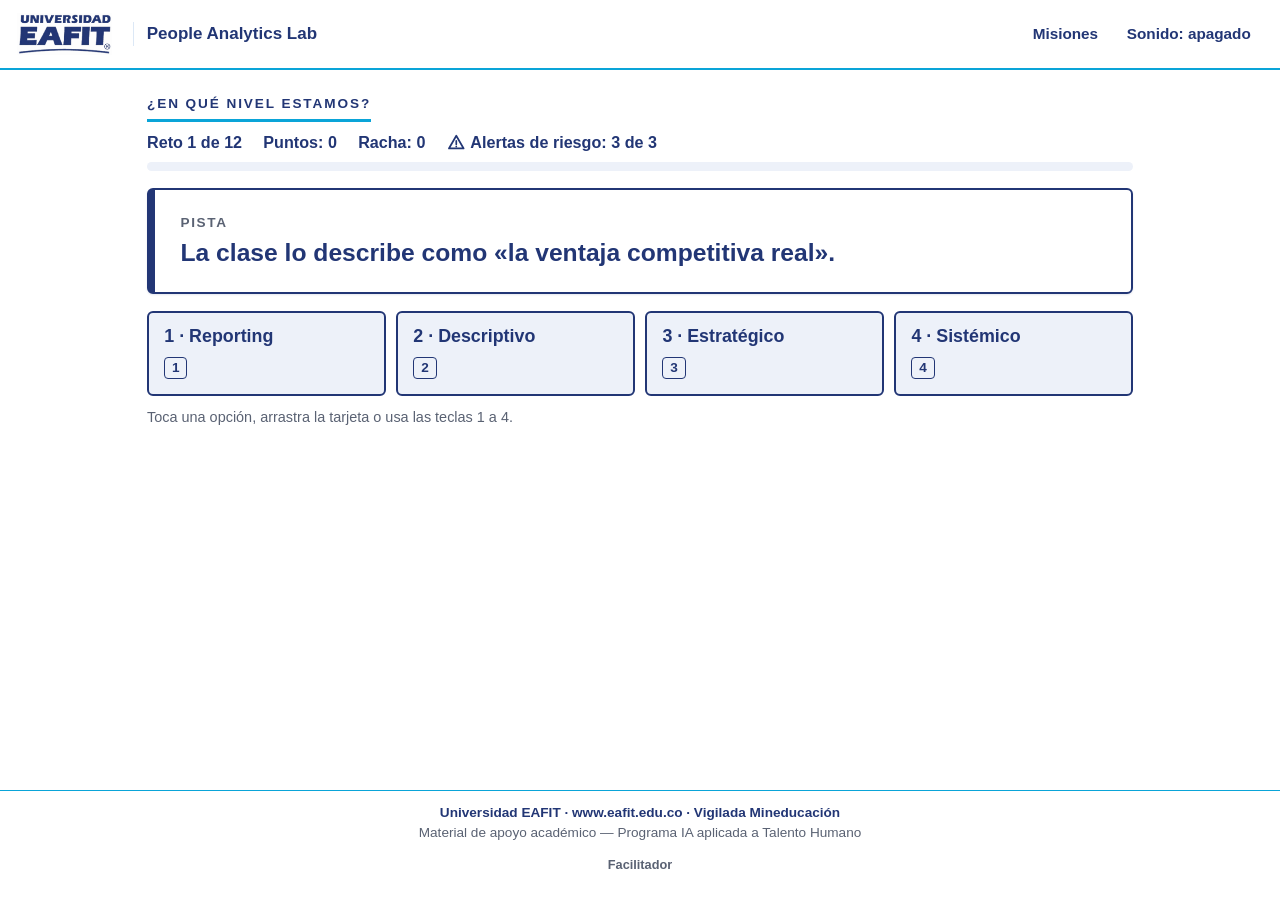
<file: capturas/D-mision1-niveles.html>
<!DOCTYPE html>
<html lang="es-CO">
<head>
  <meta charset="utf-8">
  <meta name="viewport" content="width=device-width, initial-scale=1">
  <title>EAFIT People Analytics Lab · IA aplicada a Talento Humano</title>
  <meta name="description" content="Juego de repaso de People Analytics: cultura del dato, niveles de madurez, habilidades clave y las nueve dimensiones. Material de apoyo académico.">
  <meta name="robots" content="noindex">
  <style>
/*
 * ESTILOS — EAFIT People Analytics Lab
 * Todos los colores y tipografías salen de brand/BRAND.md.
 * No agregues colores fuera de estos tokens.
 */

/* ---------- Tipografía (incluida localmente, licencia OFL) ---------- */
/* ---------- Tokens de marca (BRAND.md, sección 1) ---------- */
:root {
  --eafit-azul: #223675;
  --eafit-azul-profundo: #16265C;
  --eafit-cian: #0AA4D8;
  --eafit-gris-texto: #5A6273;
  --eafit-fondo-1: #EDF1F9;
  --eafit-fondo-2: #D7EEFA;
  --eafit-fondo-3: #F2F7FD;
  --eafit-borde: #DCE8F6;
  --eafit-blanco: #FFFFFF;

  --fuente: "Carlito", Calibri, Arial, sans-serif;
  --radio: 6px;
  --ancho: 60rem;
  --sombra: 0 1px 2px rgba(34, 54, 117, 0.12);
}

*, *::before, *::after { box-sizing: border-box; }

html { font-size: 106.25%; -webkit-text-size-adjust: 100%; }
html.proyector { font-size: 150%; }

body {
  margin: 0;
  min-height: 100vh;
  display: flex;
  flex-direction: column;
  font-family: var(--fuente);
  font-size: 1rem;
  line-height: 1.45;
  color: var(--eafit-azul);
  background: var(--eafit-blanco);
}

h1, h2, h3, p { margin: 0; }
h1 { font-size: 1.75rem; line-height: 1.15; }
h2 { font-size: 1.25rem; line-height: 1.2; }
img { max-width: 100%; height: auto; }

.solo-lectores {
  position: absolute; width: 1px; height: 1px; overflow: hidden;
  clip: rect(0 0 0 0); white-space: nowrap;
}

.salto {
  position: absolute; left: 0.5rem; top: -4rem; z-index: 10;
  background: var(--eafit-azul); color: var(--eafit-blanco);
  padding: 0.5rem 0.75rem; border-radius: var(--radio);
}
.salto:focus { top: 0.5rem; }

/* Foco visible en todo lo interactivo */
:focus-visible { outline: 3px solid var(--eafit-azul); outline-offset: 2px; }
.portada :focus-visible, .facilitador :focus-visible, .retro--alerta :focus-visible {
  outline-color: var(--eafit-blanco);
}
main:focus { outline: none; }

/* ---------- Cabecera y pie ---------- */
.cabecera {
  display: flex; align-items: center; justify-content: space-between; gap: 0.75rem;
  padding: 0.5rem 1rem;
  border-bottom: 2px solid var(--eafit-cian);
  background: var(--eafit-blanco);
}
.cabecera__marca { display: flex; align-items: center; gap: 0.75rem; min-width: 0; }
/* El logo no se deforma ni se recolorea; se deja aire a su alrededor. */
.cabecera__logo { height: 2.5rem; width: auto; margin: 0.25rem 0.5rem 0.25rem 0; }
.cabecera__nombre {
  font-weight: 700; font-size: 1rem; padding-left: 0.75rem;
  border-left: 1px solid var(--eafit-borde); white-space: nowrap;
}
.cabecera__acciones { display: flex; gap: 0.25rem; flex-wrap: wrap; justify-content: flex-end; }

main { flex: 1; width: 100%; }
.contenedor { max-width: var(--ancho); margin: 0 auto; padding: 1.25rem 1rem 2rem; }

.pie {
  border-top: 1px solid var(--eafit-cian);
  padding: 0.75rem 1rem 1rem;
  text-align: center;
  font-size: 0.8rem;
}
.pie__institucional { font-weight: 700; }
.pie__academico { color: var(--eafit-gris-texto); }

/* ---------- Botones ---------- */
.boton {
  font: inherit; font-weight: 700; cursor: pointer;
  min-height: 2.75rem; padding: 0.55rem 1.1rem;
  border-radius: var(--radio);
  border: 2px solid var(--eafit-azul);
  background: var(--eafit-azul); color: var(--eafit-blanco);
}
.boton:hover { background: var(--eafit-azul-profundo); border-color: var(--eafit-azul-profundo); }
.boton--secundario { background: var(--eafit-blanco); color: var(--eafit-azul); }
.boton--secundario:hover { background: var(--eafit-fondo-1); border-color: var(--eafit-azul); }
.boton--texto {
  background: transparent; color: var(--eafit-azul); border-color: transparent;
  padding: 0.4rem 0.6rem; font-size: 0.9rem;
}
.boton--texto:hover { background: var(--eafit-fondo-1); border-color: transparent; }
.boton--claro { background: var(--eafit-blanco); color: var(--eafit-azul); border-color: var(--eafit-blanco); }
.boton--claro:hover { background: var(--eafit-fondo-2); border-color: var(--eafit-fondo-2); }
.boton[disabled] { opacity: 0.55; cursor: not-allowed; }
.acciones { display: flex; flex-wrap: wrap; gap: 0.6rem; margin-top: 1.25rem; }

/* ---------- Antetítulo (BRAND.md, sección 5) ---------- */
.antetitulo {
  font-size: 0.8rem; font-weight: 700; letter-spacing: 0.14em; text-transform: uppercase;
  color: var(--eafit-azul);
  padding-bottom: 0.3rem; margin-bottom: 0.5rem;
  border-bottom: 3px solid var(--eafit-cian);
  display: inline-block;
}

/* ---------- Portada ---------- */
.portada { background: var(--eafit-azul); color: var(--eafit-blanco); }
.portada .contenedor { padding-top: 2rem; padding-bottom: 2rem; }
/* El archivo del logo trae fondo azul #223675: solo se usa sobre ese mismo azul. */
.portada__logo { width: 11rem; height: auto; display: block; margin-bottom: 2rem; }
.portada .antetitulo { color: var(--eafit-blanco); }
.portada h1 { font-size: 2.4rem; margin-bottom: 0.75rem; }
.portada__texto { max-width: 36rem; font-size: 1.1rem; }
.portada__firma {
  margin-top: 2rem; padding-top: 0.75rem; border-top: 1px solid var(--eafit-cian);
  font-weight: 700;
}
.datos { display: grid; gap: 0.75rem; grid-template-columns: 1fr; }
.dato { background: var(--eafit-fondo-1); border-radius: var(--radio); padding: 0.9rem 1rem; }
.dato strong { display: block; font-size: 1.1rem; }
.dato span { color: var(--eafit-gris-texto); }

/* ---------- Mapa de misiones ---------- */
.marcador { display: flex; flex-wrap: wrap; gap: 0.5rem 1.5rem; margin: 0.75rem 0 1.25rem; font-weight: 700; }
.lista-misiones { list-style: none; margin: 0; padding: 0; display: grid; gap: 0.75rem; grid-template-columns: 1fr; }
.mision {
  display: grid; grid-template-columns: auto 1fr; gap: 0.25rem 0.9rem; align-items: start;
  border: 1px solid var(--eafit-borde); border-radius: var(--radio);
  background: var(--eafit-fondo-3); padding: 1rem; box-shadow: var(--sombra);
}
.mision__numero {
  grid-row: span 3;
  width: 2.4rem; height: 2.4rem; border-radius: 50%;
  display: flex; align-items: center; justify-content: center;
  background: var(--eafit-azul); color: var(--eafit-blanco); font-weight: 700;
}
.mision__resumen { color: var(--eafit-gris-texto); }
.mision__estado { font-size: 0.9rem; font-weight: 700; display: flex; align-items: center; gap: 0.35rem; }
.mision__pie { grid-column: 2; display: flex; flex-wrap: wrap; align-items: center; justify-content: space-between; gap: 0.5rem; margin-top: 0.4rem; }
.mision--bloqueada { background: var(--eafit-blanco); }
.mision--bloqueada .mision__numero { background: var(--eafit-blanco); color: var(--eafit-azul); border: 2px solid var(--eafit-azul); }

.icono { width: 1.15em; height: 1.15em; flex: none; vertical-align: -0.18em; }

/* ---------- Presentación de la misión ---------- */
.intro__instruccion { font-size: 1.15rem; max-width: 40rem; margin: 0.75rem 0 1rem; }
.reglas { list-style: none; padding: 0; margin: 0; display: grid; gap: 0.5rem; max-width: 40rem; }
.reglas li { background: var(--eafit-fondo-1); border-radius: var(--radio); padding: 0.6rem 0.8rem; }

/* ---------- Estado de la partida ---------- */
.estado { display: flex; flex-wrap: wrap; align-items: center; gap: 0.4rem 1.25rem; font-weight: 700; font-size: 0.95rem; }
.estado__alertas { display: inline-flex; align-items: center; gap: 0.3rem; }
.progreso { height: 0.5rem; background: var(--eafit-fondo-1); border-radius: 1rem; overflow: hidden; margin: 0.5rem 0 1rem; }
.progreso__barra { height: 100%; background: var(--eafit-cian); transition: width 0.25s ease; }

/* ---------- Misión 1: tarjeta y destinos ---------- */
.tarjeta {
  background: var(--eafit-blanco);
  border: 2px solid var(--eafit-azul); border-left-width: 0.5rem;
  border-radius: var(--radio); box-shadow: var(--sombra);
  padding: 1rem 1.1rem; margin-bottom: 1rem;
  font-size: 1.2rem; font-weight: 700; line-height: 1.3;
  position: relative; z-index: 2;
}
.tarjeta__etiqueta { display: block; font-size: 0.8rem; letter-spacing: 0.12em; text-transform: uppercase; color: var(--eafit-gris-texto); margin-bottom: 0.3rem; }
.tarjeta--arrastrable { cursor: grab; touch-action: none; user-select: none; -webkit-user-select: none; }
.tarjeta--moviendo { cursor: grabbing; box-shadow: 0 8px 18px rgba(34, 54, 117, 0.25); }
.tarjeta--regresa { transition: transform 0.2s ease; }

.destinos { display: grid; gap: 0.6rem; grid-template-columns: 1fr; }
.destino {
  font: inherit; text-align: left; cursor: pointer; color: var(--eafit-azul);
  display: grid; grid-template-columns: auto 1fr auto; gap: 0.1rem 0.7rem; align-items: center;
  min-height: 3.75rem; padding: 0.65rem 0.9rem;
  background: var(--eafit-fondo-1);
  border: 2px solid var(--eafit-azul); border-radius: var(--radio);
}
.destino:hover, .destino--encima { background: var(--eafit-fondo-2); }
.destino--encima { outline: 3px solid var(--eafit-cian); outline-offset: 2px; }
.destino > .icono { grid-row: span 2; width: 1.6rem; height: 1.6rem; }
.destino__texto { font-weight: 700; font-size: 1.05rem; }
.destino__ayuda { grid-column: 2; font-size: 0.85rem; color: var(--eafit-gris-texto); }
.destino__tecla {
  grid-row: 1 / span 2; grid-column: 3;
  border: 1px solid var(--eafit-azul); border-radius: 4px; padding: 0 0.4rem; font-size: 0.8rem; font-weight: 700;
}
.destino[disabled] { cursor: default; opacity: 1; }
.destino--apagado { background: var(--eafit-blanco); border-color: var(--eafit-borde); color: var(--eafit-gris-texto); }
.destino--era { background: var(--eafit-fondo-2); border-color: var(--eafit-cian); border-width: 3px; }
.destino--elegido-mal { background: var(--eafit-blanco); border-style: dashed; border-color: var(--eafit-azul-profundo); }
.destino__marca { grid-column: 2; font-size: 0.85rem; font-weight: 700; display: flex; align-items: center; gap: 0.25rem; }
.ayuda-teclado { margin-top: 0.6rem; font-size: 0.85rem; color: var(--eafit-gris-texto); }

/* ---------- Retroalimentación (BRAND.md, sección 7: pendiente de validación) ---------- */
.retro { margin-top: 1rem; padding: 0.9rem 1rem; border-radius: var(--radio); }
.retro__titulo { display: flex; align-items: center; gap: 0.45rem; font-size: 1.15rem; font-weight: 700; margin-bottom: 0.35rem; }
.retro__fuente { font-size: 0.85rem; margin-top: 0.35rem; }
.retro--ok { background: var(--eafit-fondo-2); border: 2px solid var(--eafit-cian); border-left-width: 0.5rem; }
.retro--mal { background: var(--eafit-blanco); border: 2px dashed var(--eafit-azul-profundo); color: var(--eafit-azul-profundo); }
.retro--alerta { background: var(--eafit-azul-profundo); color: var(--eafit-blanco); border: 2px solid var(--eafit-azul-profundo); }
.retro--mal .retro__fuente { color: var(--eafit-gris-texto); }

/* ---------- Resumen y repaso ---------- */
.insignia {
  display: flex; align-items: center; gap: 0.9rem;
  background: var(--eafit-azul); color: var(--eafit-blanco);
  border-radius: var(--radio); padding: 1rem; margin: 1rem 0;
}
.insignia .icono { width: 2.6rem; height: 2.6rem; }
.insignia--pendiente { background: var(--eafit-blanco); color: var(--eafit-azul); border: 2px dashed var(--eafit-azul); }
.insignia__nombre { font-size: 1.25rem; font-weight: 700; display: block; }
.cifras { display: grid; grid-template-columns: repeat(2, 1fr); gap: 0.6rem; }
.cifra { background: var(--eafit-fondo-1); border-radius: var(--radio); padding: 0.75rem; }
.cifra strong { display: block; font-size: 1.6rem; line-height: 1.1; }
.cifra span { font-size: 0.9rem; color: var(--eafit-gris-texto); }

.repaso { list-style: none; margin: 1rem 0 0; padding: 0; display: grid; gap: 0.75rem; }
.repaso li { border: 1px solid var(--eafit-borde); border-left: 0.4rem solid var(--eafit-cian); border-radius: var(--radio); padding: 0.8rem 1rem; background: var(--eafit-fondo-3); }
.repaso__enunciado { font-weight: 700; }
.repaso__fuente { font-size: 0.85rem; color: var(--eafit-gris-texto); }

/* ---------- Configuración de la sala ---------- */
.campos { display: grid; gap: 0.75rem; grid-template-columns: 1fr; margin-top: 1rem; max-width: 44rem; }
.campo { display: grid; gap: 0.25rem; font-weight: 700; }
.campo input {
  font: inherit; color: var(--eafit-azul); background: var(--eafit-blanco);
  border: 2px solid var(--eafit-azul); border-radius: var(--radio);
  min-height: 2.75rem; padding: 0.4rem 0.7rem; width: 100%;
}
.nota { font-size: 0.9rem; color: var(--eafit-gris-texto); margin-top: 0.6rem; }
.boton--contorno { background: transparent; color: var(--eafit-blanco); border-color: var(--eafit-blanco); }
.boton--contorno:hover { background: var(--eafit-azul-profundo); border-color: var(--eafit-blanco); }
.boton--chico { min-height: 2.4rem; padding: 0.3rem 0.8rem; font-size: 0.9rem; }
.boton--icono { min-height: 2.75rem; min-width: 2.75rem; padding: 0.3rem; display: inline-flex; align-items: center; justify-content: center; }

/* ---------- Opciones de respuesta ---------- */
.pregunta { font-size: 1.25rem; font-weight: 700; line-height: 1.3; margin: 0.25rem 0 0.9rem; }
.opciones { display: grid; gap: 0.6rem; grid-template-columns: 1fr; }
.opcion {
  font: inherit; text-align: left; cursor: pointer; color: var(--eafit-azul);
  display: grid; grid-template-columns: auto 1fr; gap: 0.1rem 0.7rem; align-items: center;
  min-height: 3.25rem; padding: 0.6rem 0.9rem;
  background: var(--eafit-fondo-1);
  border: 2px solid var(--eafit-azul); border-radius: var(--radio);
}
.opcion:hover { background: var(--eafit-fondo-2); }
.opcion__texto { font-weight: 700; grid-column: 2; }
.opcion__ayuda { grid-column: 2; font-size: 0.9rem; color: var(--eafit-gris-texto); }
.opcion__tecla, .opcion__casilla {
  grid-row: span 2; width: 1.7rem; height: 1.7rem; display: flex; align-items: center; justify-content: center;
  border: 2px solid var(--eafit-azul); border-radius: 4px; font-size: 0.85rem; font-weight: 700; background: var(--eafit-blanco);
}
.opcion__casilla .icono { visibility: hidden; }
.opcion--marcada { background: var(--eafit-fondo-2); border-width: 3px; }
.opcion--marcada .opcion__casilla { background: var(--eafit-azul); color: var(--eafit-blanco); }
.opcion--marcada .opcion__casilla .icono, .opcion--era .opcion__casilla .icono { visibility: visible; }
.opcion__marca { grid-column: 2; font-size: 0.85rem; font-weight: 700; display: flex; align-items: center; gap: 0.25rem; }
.opcion[disabled] { cursor: default; opacity: 1; }
.opcion--apagada { background: var(--eafit-blanco); border-color: var(--eafit-borde); color: var(--eafit-gris-texto); }
.opcion--apagada .opcion__tecla, .opcion--apagada .opcion__casilla { border-color: var(--eafit-borde); }
.opcion--era { background: var(--eafit-fondo-2); border-color: var(--eafit-cian); border-width: 3px; }
.opcion--elegido-mal { background: var(--eafit-blanco); border-style: dashed; border-color: var(--eafit-azul-profundo); }
.opciones--fila .opcion { grid-template-columns: 1fr; }
.opciones--fila .opcion__texto, .opciones--fila .opcion__ayuda { grid-column: 1; }

.ficha { display: flex; align-items: center; gap: 0.4rem; flex-wrap: wrap; background: var(--eafit-azul); color: var(--eafit-blanco); border-radius: var(--radio); padding: 0.5rem 0.8rem; margin-bottom: 0.75rem; }
.pista { background: var(--eafit-fondo-2); border-left: 0.4rem solid var(--eafit-cian); border-radius: var(--radio); padding: 0.6rem 0.8rem; margin-top: 0.75rem; }

/* ---------- Simulador de chat (misión 4) ---------- */
.chat { display: grid; gap: 0.5rem; margin-bottom: 1rem; }
.burbuja { max-width: 88%; padding: 0.65rem 0.9rem; border-radius: var(--radio); }
.burbuja__quien { display: block; font-size: 0.75rem; font-weight: 700; letter-spacing: 0.1em; text-transform: uppercase; margin-bottom: 0.15rem; }
.burbuja--usuario { justify-self: end; background: var(--eafit-fondo-1); border: 1px solid var(--eafit-borde); }
.burbuja--agente { justify-self: start; background: var(--eafit-blanco); border: 2px solid var(--eafit-azul); border-left-width: 0.4rem; }
.chat .nota { margin-top: 0; font-style: italic; }

/* ---------- Ordenar pasos ---------- */
.pasos { list-style: none; margin: 0; padding: 0; display: grid; gap: 0.5rem; }
.paso {
  display: grid; grid-template-columns: auto 1fr auto; gap: 0.6rem; align-items: center;
  background: var(--eafit-fondo-1); border: 2px solid var(--eafit-azul); border-radius: var(--radio); padding: 0.5rem 0.7rem;
}
.paso__numero { width: 1.8rem; height: 1.8rem; border-radius: 50%; background: var(--eafit-azul); color: var(--eafit-blanco); display: flex; align-items: center; justify-content: center; font-weight: 700; font-size: 0.9rem; }
.paso__texto { font-weight: 700; }
.paso__botones { display: flex; gap: 0.35rem; }
.paso--bien { background: var(--eafit-fondo-2); border-color: var(--eafit-cian); border-width: 3px; }
.paso--mal { background: var(--eafit-blanco); border-style: dashed; border-color: var(--eafit-azul-profundo); }

/* ---------- Equipos, turnos y tabla de posiciones ---------- */
.turnos { display: grid; gap: 0.5rem; grid-template-columns: repeat(auto-fit, minmax(7rem, 1fr)); margin-bottom: 0.75rem; }
.turno { display: grid; padding: 0.45rem 0.7rem; border: 1px solid var(--eafit-borde); border-radius: var(--radio); background: var(--eafit-blanco); color: var(--eafit-gris-texto); font-size: 0.9rem; }
.turno strong { color: var(--eafit-azul); font-size: 1rem; }
.turno--activo { background: var(--eafit-azul); border-color: var(--eafit-azul); color: var(--eafit-blanco); }
.turno--activo strong { color: var(--eafit-blanco); font-size: 1.15rem; }
.turno__etiqueta { font-size: 0.72rem; font-weight: 700; letter-spacing: 0.12em; text-transform: uppercase; }
.tabla { width: 100%; max-width: 34rem; border-collapse: collapse; margin: 0.5rem 0 1.25rem; }
.tabla caption { text-align: left; font-weight: 700; font-size: 1.1rem; padding-bottom: 0.35rem; }
.tabla th, .tabla td { text-align: left; padding: 0.45rem 0.7rem; border-bottom: 1px solid var(--eafit-borde); }
.tabla tr:first-child th, .tabla tr:first-child td { background: var(--eafit-fondo-2); font-weight: 700; }
.tabla td:last-child { text-align: right; white-space: nowrap; }

/* ---------- Reloj y comodines (reto final) ---------- */
.comodines { display: flex; flex-wrap: wrap; align-items: center; gap: 0.5rem; margin-bottom: 0.9rem; }
.reloj { display: flex; align-items: center; gap: 0.4rem; font-weight: 700; font-size: 1.15rem; flex: 1 1 12rem; }
.reloj__pista { flex: 1; height: 0.5rem; background: var(--eafit-fondo-1); border-radius: 1rem; overflow: hidden; min-width: 4rem; }
.reloj__barra { display: block; height: 100%; background: var(--eafit-azul); transition: width 0.9s linear; }

/* ---------- Avisos y resultados finales ---------- */
.aviso { display: flex; align-items: center; gap: 0.45rem; flex-wrap: wrap; background: var(--eafit-fondo-2); border: 2px solid var(--eafit-cian); border-radius: var(--radio); padding: 0.6rem 0.8rem; margin-bottom: 1rem; }
.aviso--pendiente { background: var(--eafit-blanco); border: 2px dashed var(--eafit-azul); }
.logros { list-style: none; margin: 0.5rem 0 1.25rem; padding: 0; display: grid; gap: 0.5rem; grid-template-columns: 1fr; }
.logro { display: flex; align-items: center; gap: 0.7rem; background: var(--eafit-azul); color: var(--eafit-blanco); border-radius: var(--radio); padding: 0.6rem 0.8rem; }
.logro .icono { width: 1.8rem; height: 1.8rem; }
.logro span span { display: block; font-size: 0.85rem; }
.logro strong { display: block; }
.logro--pendiente { background: var(--eafit-blanco); color: var(--eafit-azul); border: 2px dashed var(--eafit-azul); }
.dos-columnas { display: grid; gap: 1rem; grid-template-columns: 1fr; }
.conceptos { margin: 0.4rem 0 0; padding-left: 1.2rem; display: grid; gap: 0.3rem; }
.cierre { margin-top: 1.25rem; padding: 0.9rem 1rem; background: var(--eafit-azul); color: var(--eafit-blanco); border-radius: var(--radio); font-size: 1.15rem; font-weight: 700; }
.firma { margin-top: 1.25rem; padding-top: 0.6rem; border-top: 1px solid var(--eafit-cian); font-weight: 700; }
.pie__facilitador { font-size: 0.75rem; min-height: 2rem; color: var(--eafit-gris-texto); margin-top: 0.25rem; }

/* ---------- Modo facilitador ---------- */
.facilitador {
  background: var(--eafit-azul-profundo); color: var(--eafit-blanco);
  padding: 0.4rem 1rem; display: flex; flex-wrap: wrap; align-items: center; gap: 0.5rem;
  font-size: 0.9rem;
}
.facilitador[hidden] { display: none; }
.facilitador strong { margin-right: 0.5rem; }
.facilitador .boton { min-height: 2.2rem; padding: 0.25rem 0.7rem; font-size: 0.85rem; }
.clave { margin-top: 0.75rem; padding: 0.6rem 0.8rem; background: var(--eafit-azul-profundo); color: var(--eafit-blanco); border-radius: var(--radio); }

/* ---------- Pantallas anchas y proyector ---------- */
@media (min-width: 40rem) {
  h1 { font-size: 2.1rem; }
  .portada h1 { font-size: 3.2rem; }
  .portada .contenedor { padding-top: 3rem; padding-bottom: 3rem; }
  .datos { grid-template-columns: repeat(3, 1fr); }
  .lista-misiones { grid-template-columns: repeat(2, 1fr); }
  .destinos { grid-template-columns: repeat(3, 1fr); }
  .destino { grid-template-columns: auto 1fr; align-content: start; min-height: 6.5rem; }
  .destino__tecla { grid-row: auto; grid-column: 2; justify-self: start; margin-top: 0.3rem; }
  .tarjeta { font-size: 1.45rem; padding: 1.4rem 1.5rem; }
  .cifras { grid-template-columns: repeat(4, 1fr); }
  .destinos--2 { grid-template-columns: repeat(2, 1fr); }
  .destinos--4 { grid-template-columns: repeat(4, 1fr); }
  .destinos--4 .destino { grid-template-columns: 1fr; min-height: 5rem; }
  .destinos--4 .destino > .icono { display: none; }
  .destinos--4 .destino__tecla, .destinos--4 .destino__marca { grid-column: 1; }
  .destinos--5 { grid-template-columns: repeat(5, 1fr); }
  .destinos--5 .destino { min-height: 5rem; grid-template-columns: 1fr; }
  .destinos--5 .destino > .icono { display: none; }
  .destinos--5 .destino__tecla { grid-column: 1; }
  .destinos--5 .destino__marca { grid-column: 1; }
  .opciones--fila { grid-template-columns: repeat(3, 1fr); }
  .campos { grid-template-columns: repeat(3, 1fr); }
  .logros { grid-template-columns: repeat(2, 1fr); }
  .dos-columnas { grid-template-columns: repeat(2, 1fr); }
  .pregunta { font-size: 1.45rem; }
}
@media (min-width: 100rem) {
  html { font-size: 137.5%; }
  html.proyector { font-size: 162.5%; }
}

/* Sin animaciones para quien las desactiva en su sistema */
@media (prefers-reduced-motion: reduce) {
  *, *::before, *::after { transition: none !important; animation: none !important; }
}

/* Alto contraste del sistema (Windows) */
@media (forced-colors: active) {
  .boton, .destino, .tarjeta, .retro, .insignia { border: 2px solid; }
}

</style>
</head>
<body>
  <a class="salto" href="#contenido">Saltar al contenido</a>

  <header class="cabecera">
    <div class="cabecera__marca">
      <img class="cabecera__logo" src="[data-uri]" width="731" height="328" alt="Universidad EAFIT">
      <span class="cabecera__nombre">People Analytics Lab</span>
    </div>
    <nav class="cabecera__acciones" aria-label="Opciones del juego">
      <button type="button" class="boton boton--texto" id="btn-misiones">Misiones</button>
      <button type="button" class="boton boton--texto" id="btn-sonido" aria-pressed="false">Sonido: apagado</button>
    </nav>
  </header>

  <div id="barra-facilitador" class="facilitador" hidden></div>

  <main id="contenido" tabindex="-1"></main>

  <footer class="pie">
    <p class="pie__institucional">Universidad EAFIT · www.eafit.edu.co · Vigilada Mineducación</p>
    <p class="pie__academico">Material de apoyo académico — Programa IA aplicada a Talento Humano</p>
    <button type="button" class="boton boton--texto pie__facilitador" id="btn-facilitador">Facilitador</button>
  </footer>

  <div id="vivo" class="solo-lectores" aria-live="polite"></div>

  <noscript><p style="padding:1rem">Este juego necesita JavaScript activado en el navegador.</p></noscript>

  <script>window.AA_DEMO="m1";</script>
<script>
/*
 * BANCO DE PREGUNTAS — EAFIT People Analytics Lab
 * ------------------------------------------------------------------
 * Este archivo se puede editar sin tocar la lógica del juego.
 * Es un archivo .js (y no .json) para que el juego abra con doble clic
 * en index.html, sin servidor.
 *
 * Cada ítem tiene:
 *   id          identificador único (no lo repitas)
 *   mision      m1 … m6
 *   concepto    A … G (ver CONTENIDO.md)
 *   tipo        "clasificar" | "opcion" | "multi" | "ordenar"
 *   enunciado   lo que lee el jugador
 *   opciones    lista de { id, texto } (en "clasificar" se usan las
 *               categorías de la misión y este campo no va)
 *   correcta    id de la opción correcta
 *               ("multi": lista de ids · "ordenar": lista de ids en orden)
 *   explicacion 1–2 frases que se muestran después de responder
 *   fuente      documento de la clase del que sale
 *   critico     (opcional) true = fallarlo cuesta una "alerta de riesgo"
 *   pista       (solo reto final) texto del comodín «Pista del facilitador»
 *
 * Después de editar, ejecuta:  node tools/validar.js
 * Los casos marcados como ficticios son inventados para el juego.
 */
(function (raiz) {
  "use strict";

  var PPT = "Presentación «Clase 3 · People Analytics» (Parte 1)";
  var NUEVE = "Lectura «Nine Dimensions for Excellence in People Analytics» (Insight222)";
  var SIS = "Lectura «People Analytics, Evolved: A Systemic Approach» (Josh Bersin Company)";
  var FICT = " · caso ficticio para el juego";

  var SI_NO = [
    { id: "si", texto: "Verdadero" },
    { id: "no", texto: "Falso" }
  ];

  /* Textos generales del juego */
  var juego = {
    nombre: "EAFIT People Analytics Lab",
    antetitulo: "IA aplicada a Talento Humano · People Analytics",
    portada: "Eres analista en formación en el Laboratorio de People Analytics. Supera cinco misiones y un reto final para repasar lo que vimos en clase: de la intuición al análisis estratégico.",
    lugar: "Laboratorio de People Analytics",
    ejemploCritico: "como usar los datos para culpar o descuidar la privacidad",
    cierre: "Los datos no reemplazan el criterio: las decisiones sobre personas se toman desde la evidencia y la responsabilidad."
  };

  var misiones = [
    {
      id: "m1",
      titulo: "¿En qué nivel estamos?",
      resumen: "Ubica cada pista en uno de los 4 niveles de madurez analítica.",
      instruccion: "Lee la pista y decide a cuál de los cuatro niveles de madurez analítica corresponde: reporting, descriptivo, estratégico o sistémico. Toca un nivel o arrastra la tarjeta.",
      insignia: "Radar de madurez",
      etiqueta: "Pista",
      seleccion: { porCategoria: 3 },
      categorias: [
        { id: "n1", texto: "1 · Reporting" },
        { id: "n2", texto: "2 · Descriptivo" },
        { id: "n3", texto: "3 · Estratégico" },
        { id: "n4", texto: "4 · Sistémico" }
      ]
    },
    {
      id: "m2",
      titulo: "Cultura del dato o señal de alerta",
      resumen: "Distingue las prácticas que construyen cultura del dato.",
      instruccion: "Lee cada comportamiento y decide si construye cultura del dato en Talento Humano o si es una señal de alerta. Toca una opción o arrastra la tarjeta.",
      insignia: "Guardián de la cultura del dato",
      etiqueta: "Comportamiento",
      seleccion: { porCategoria: 6 },
      categorias: [
        { id: "practica", texto: "Cultura del dato", icono: "visto", ayuda: "Evidencia y responsabilidad" },
        { id: "alerta", texto: "Señal de alerta", icono: "alto", ayuda: "Intuición, jerarquía, urgencia o mal uso" }
      ]
    },
    {
      id: "m3",
      titulo: "El equipo ideal",
      resumen: "Asigna cada habilidad a su área de conocimiento.",
      instruccion: "Un equipo de People Analytics combina varias áreas de conocimiento. Lee cada habilidad y ubícala en su área: ciencia de datos, consultoría o ciencias del comportamiento.",
      insignia: "Arquitecto de equipos",
      etiqueta: "Habilidad",
      seleccion: { porCategoria: 4 },
      categorias: [
        { id: "datos", texto: "Ciencia de datos" },
        { id: "consultoria", texto: "Consultoría" },
        { id: "comportamiento", texto: "Ciencias del comportamiento" }
      ]
    },
    {
      id: "m4",
      titulo: "Las nueve dimensiones",
      resumen: "Fundamentos, recursos y valor: el modelo de Insight222.",
      instruccion: "El modelo de las nueve dimensiones las agrupa en tres categorías: fundamentos, recursos y valor. Ubica cada dimensión en su categoría y responde las preguntas sobre el modelo.",
      insignia: "Navegante de las nueve dimensiones",
      etiqueta: "Dimensión",
      seleccion: { cantidad: 12 },
      categorias: [
        { id: "fundamentos", texto: "Fundamentos" },
        { id: "recursos", texto: "Recursos" },
        { id: "valor", texto: "Valor" }
      ]
    },
    {
      id: "m5",
      titulo: "De la intuición a la evidencia",
      resumen: "Qué es People Analytics, el caso de Juan y el enfoque sistémico.",
      instruccion: "Responde las preguntas sobre qué es People Analytics, el caso de Juan y el enfoque sistémico. Algunas piden marcar varias opciones u ordenar pasos.",
      insignia: "De la intuición a la evidencia",
      seleccion: { cantidad: 10 }
    },
    {
      id: "m6",
      titulo: "Sala de decisiones",
      resumen: "10 preguntas relámpago contra el reloj, con comodines.",
      instruccion: "Preguntas relámpago mezcladas de todas las misiones, con reloj. Hay dos comodines para toda la partida: un 50/50 y una pista del facilitador.",
      insignia: "Analista graduado",
      seleccion: { cantidad: 10 },
      segundos: 25
    }
  ];

  var items = [
    /* ============ MISIÓN 1 · ¿En qué nivel estamos? (C) ============ */
    { id: "m1-01", mision: "m1", concepto: "C", tipo: "clasificar",
      enunciado: "Responde la pregunta: «¿Qué pasó?»",
      correcta: "n1",
      explicacion: "El nivel 1, reporting, es reactivo: responde «¿qué pasó?».",
      fuente: PPT },
    { id: "m1-02", mision: "m1", concepto: "C", tipo: "clasificar",
      enunciado: "En la tabla de la clase, este nivel se llama «Reactivo».",
      correcta: "n1",
      explicacion: "El nivel 1, reporting, es el reactivo.",
      fuente: PPT },
    { id: "m1-03", mision: "m1", concepto: "C", tipo: "clasificar",
      enunciado: "Según la clase, aquí está entre el 70 y el 80 % de las empresas de Latinoamérica.",
      correcta: "n1",
      explicacion: "La mayoría de las empresas de la región está en el nivel 1, reporting.",
      fuente: PPT },
    { id: "m1-04", mision: "m1", concepto: "C", tipo: "clasificar",
      enunciado: "Talento Humano entrega el número de retiros del mes pasado cuando alguien lo pide.",
      correcta: "n1",
      explicacion: "Contar lo que ya ocurrió, y solo cuando lo piden, es reporting: «¿qué pasó?».",
      fuente: PPT + FICT },
    { id: "m1-05", mision: "m1", concepto: "C", tipo: "clasificar",
      enunciado: "Responde la pregunta: «¿Cómo estamos?»",
      correcta: "n2",
      explicacion: "El nivel 2, descriptivo, responde «¿cómo estamos?».",
      fuente: PPT },
    { id: "m1-06", mision: "m1", concepto: "C", tipo: "clasificar",
      enunciado: "En la tabla de la clase, este nivel se llama «Dashboards».",
      correcta: "n2",
      explicacion: "El nivel 2, descriptivo, es el de los dashboards o tableros.",
      fuente: PPT },
    { id: "m1-07", mision: "m1", concepto: "C", tipo: "clasificar",
      enunciado: "Aquí vive la «trampa del dashboard».",
      correcta: "n2",
      explicacion: "La «trampa del dashboard» es quedarse en el nivel 2: mostrar cómo estamos sin llegar al porqué.",
      fuente: PPT },
    { id: "m1-08", mision: "m1", concepto: "C", tipo: "clasificar",
      enunciado: "El área tiene un tablero con la rotación por sede, pero nadie explica por qué cambia.",
      correcta: "n2",
      explicacion: "Un tablero que muestra el estado actual, sin explicar causas, es el nivel descriptivo.",
      fuente: PPT + FICT },
    { id: "m1-09", mision: "m1", concepto: "C", tipo: "clasificar",
      enunciado: "Responde la pregunta: «¿Por qué pasa y qué podemos hacer?»",
      correcta: "n3",
      explicacion: "El nivel 3, estratégico, responde «¿por qué pasa y qué podemos hacer?».",
      fuente: PPT },
    { id: "m1-10", mision: "m1", concepto: "C", tipo: "clasificar",
      enunciado: "En la tabla de la clase, este nivel se llama «Proactivo».",
      correcta: "n3",
      explicacion: "El nivel 3, estratégico, es el proactivo.",
      fuente: PPT },
    { id: "m1-11", mision: "m1", concepto: "C", tipo: "clasificar",
      enunciado: "Es la meta realista para los próximos 12 a 18 meses.",
      correcta: "n3",
      explicacion: "Llegar al nivel 3, estratégico, es la meta realista a 12–18 meses.",
      fuente: PPT },
    { id: "m1-12", mision: "m1", concepto: "C", tipo: "clasificar",
      enunciado: "El equipo analiza por qué renuncian más personas en una sede y propone acciones.",
      correcta: "n3",
      explicacion: "Buscar las causas y proponer qué hacer es el nivel estratégico.",
      fuente: PPT + FICT },
    { id: "m1-13", mision: "m1", concepto: "C", tipo: "clasificar",
      enunciado: "Responde la pregunta: «¿Qué va a pasar y qué debo decidir ahora?»",
      correcta: "n4",
      explicacion: "El nivel 4, sistémico, responde «¿qué va a pasar y qué debo decidir ahora?».",
      fuente: PPT },
    { id: "m1-14", mision: "m1", concepto: "C", tipo: "clasificar",
      enunciado: "En la tabla de la clase, este nivel se llama «Predictivo».",
      correcta: "n4",
      explicacion: "El nivel 4, sistémico, es el predictivo.",
      fuente: PPT },
    { id: "m1-15", mision: "m1", concepto: "C", tipo: "clasificar",
      enunciado: "La clase lo describe como «la ventaja competitiva real».",
      correcta: "n4",
      explicacion: "El nivel 4, sistémico, es la ventaja competitiva real.",
      fuente: PPT },
    { id: "m1-16", mision: "m1", concepto: "C", tipo: "clasificar",
      enunciado: "El equipo anticipa qué perfiles tienen mayor probabilidad de renunciar y decide hoy qué hacer.",
      correcta: "n4",
      explicacion: "Anticipar lo que va a pasar para decidir ahora es el nivel sistémico, predictivo.",
      fuente: PPT + FICT },

    /* ============ MISIÓN 2 · Cultura del dato o señal de alerta (B, G) ============ */
    { id: "m2-01", mision: "m2", concepto: "B", tipo: "clasificar",
      enunciado: "Hacer preguntas basadas en evidencia.",
      correcta: "practica",
      explicacion: "Es una de las cinco prácticas de la cultura del dato vistas en clase.",
      fuente: PPT },
    { id: "m2-02", mision: "m2", concepto: "B", tipo: "clasificar",
      enunciado: "Compartir los datos y los resultados de forma transparente.",
      correcta: "practica",
      explicacion: "La transparencia con los datos y los resultados es una práctica de la cultura del dato.",
      fuente: PPT },
    { id: "m2-03", mision: "m2", concepto: "B", tipo: "clasificar",
      enunciado: "Entrenar al equipo para interpretar e intervenir con base en datos.",
      correcta: "practica",
      explicacion: "La cultura del dato implica que todos sepan interpretar los datos con criterio.",
      fuente: PPT },
    { id: "m2-04", mision: "m2", concepto: "G", tipo: "clasificar",
      enunciado: "Usar los datos para aprender.",
      correcta: "practica",
      explicacion: "«No uses los datos para culpar, sino para aprender.»",
      fuente: PPT },
    { id: "m2-05", mision: "m2", concepto: "G", tipo: "clasificar",
      enunciado: "Cuidar la privacidad y la integridad de la información.",
      correcta: "practica",
      explicacion: "Cuidar la privacidad y la integridad de la información es una de las cinco prácticas.",
      fuente: PPT },
    { id: "m2-06", mision: "m2", concepto: "B", tipo: "clasificar",
      enunciado: "Tomar las decisiones sobre personas desde la evidencia y la responsabilidad.",
      correcta: "practica",
      explicacion: "En Talento Humano, la cultura del dato significa decidir desde la evidencia y la responsabilidad.",
      fuente: PPT },
    { id: "m2-07", mision: "m2", concepto: "B", tipo: "clasificar",
      enunciado: "Que líderes, analistas y gestores comprendan el valor de los datos y sepan interpretarlos con criterio.",
      correcta: "practica",
      explicacion: "La cultura del dato implica a todos: líderes, analistas y gestores.",
      fuente: PPT },
    { id: "m2-08", mision: "m2", concepto: "B", tipo: "clasificar",
      enunciado: "Actuar con base en los datos para mejorar el bienestar, el desempeño y el desarrollo de las personas.",
      correcta: "practica",
      explicacion: "El propósito de la cultura del dato es mejorar el bienestar, el desempeño y el desarrollo de las personas.",
      fuente: PPT },
    { id: "m2-09", mision: "m2", concepto: "G", tipo: "clasificar", critico: true,
      enunciado: "Usar los datos para culpar a una persona o a un equipo.",
      correcta: "alerta",
      explicacion: "Los datos no se usan para culpar, sino para aprender.",
      fuente: PPT },
    { id: "m2-10", mision: "m2", concepto: "G", tipo: "clasificar", critico: true,
      enunciado: "Descuidar la privacidad de la información de las personas.",
      correcta: "alerta",
      explicacion: "La cultura del dato exige cuidar la privacidad y la integridad de la información.",
      fuente: PPT },
    { id: "m2-11", mision: "m2", concepto: "G", tipo: "clasificar", critico: true,
      enunciado: "Utilizar los datos de las personas sin criterio ético.",
      correcta: "alerta",
      explicacion: "La cultura del dato implica utilizar los datos éticamente.",
      fuente: PPT },
    { id: "m2-12", mision: "m2", concepto: "B", tipo: "clasificar",
      enunciado: "Decidir sobre las personas solo desde la intuición.",
      correcta: "alerta",
      explicacion: "Con cultura del dato, las decisiones sobre personas no se toman solo desde la intuición.",
      fuente: PPT },
    { id: "m2-13", mision: "m2", concepto: "B", tipo: "clasificar",
      enunciado: "Decidir según quién tiene más jerarquía, sin mirar la evidencia.",
      correcta: "alerta",
      explicacion: "Con cultura del dato, la jerarquía no reemplaza la evidencia.",
      fuente: PPT },
    { id: "m2-14", mision: "m2", concepto: "B", tipo: "clasificar",
      enunciado: "Decidir por la urgencia del momento, sin evidencia.",
      correcta: "alerta",
      explicacion: "Con cultura del dato, la urgencia no reemplaza la evidencia.",
      fuente: PPT },
    { id: "m2-15", mision: "m2", concepto: "B", tipo: "clasificar",
      enunciado: "Sacar los datos sobre las personas solo cuando hay que justificar algo.",
      correcta: "alerta",
      explicacion: "La pregunta de la clase: ¿los datos se usan para aprender y decidir mejor, o solo aparecen cuando hay que justificar algo?",
      fuente: PPT },
    { id: "m2-16", mision: "m2", concepto: "B", tipo: "clasificar",
      enunciado: "Guardarse los datos y los resultados para que nadie más los vea.",
      correcta: "alerta",
      explicacion: "La cultura del dato pide compartir los datos y los resultados de forma transparente.",
      fuente: PPT },

    /* ============ MISIÓN 3 · El equipo ideal (D) ============ */
    { id: "m3-01", mision: "m3", concepto: "D", tipo: "clasificar",
      enunciado: "Programación: lenguajes como Python, R o SQL para analizar datos.",
      correcta: "datos",
      explicacion: "La programación para analizar datos es una habilidad de la ciencia de datos.",
      fuente: PPT },
    { id: "m3-02", mision: "m3", concepto: "D", tipo: "clasificar",
      enunciado: "Estadística: probabilidad, inferencia, regresiones y pruebas de hipótesis.",
      correcta: "datos",
      explicacion: "La estadística es una habilidad de la ciencia de datos.",
      fuente: PPT },
    { id: "m3-03", mision: "m3", concepto: "D", tipo: "clasificar",
      enunciado: "Aprendizaje automático: modelos de aprendizaje supervisado y no supervisado.",
      correcta: "datos",
      explicacion: "Comprender y aplicar modelos de aprendizaje automático es ciencia de datos.",
      fuente: PPT },
    { id: "m3-04", mision: "m3", concepto: "D", tipo: "clasificar",
      enunciado: "Visualización de datos: presentar los datos de manera fácilmente comprensible.",
      correcta: "datos",
      explicacion: "La visualización de datos hace parte de la ciencia de datos.",
      fuente: PPT },
    { id: "m3-05", mision: "m3", concepto: "D", tipo: "clasificar",
      enunciado: "Limpieza y manipulación de datos: limpiar, transformar y preparar conjuntos de datos.",
      correcta: "datos",
      explicacion: "Preparar los datos para el análisis es una habilidad de la ciencia de datos.",
      fuente: PPT },
    { id: "m3-06", mision: "m3", concepto: "D", tipo: "clasificar",
      enunciado: "Comunicación: explicar conceptos complejos a personas no técnicas y construir relaciones sólidas.",
      correcta: "consultoria",
      explicacion: "Las habilidades de comunicación hacen parte de la consultoría.",
      fuente: PPT },
    { id: "m3-07", mision: "m3", concepto: "D", tipo: "clasificar",
      enunciado: "Gestión de proyectos: coordinar tareas, cumplir plazos, asignar recursos y manejar riesgos.",
      correcta: "consultoria",
      explicacion: "La gestión de proyectos hace parte de la consultoría.",
      fuente: PPT },
    { id: "m3-08", mision: "m3", concepto: "D", tipo: "clasificar",
      enunciado: "Resolución de problemas: identificarlos, generar soluciones creativas y realistas, e implementarlas.",
      correcta: "consultoria",
      explicacion: "La resolución de problemas hace parte de la consultoría.",
      fuente: PPT },
    { id: "m3-09", mision: "m3", concepto: "D", tipo: "clasificar",
      enunciado: "Pensamiento crítico: analizar información y usarla para tomar decisiones informadas.",
      correcta: "consultoria",
      explicacion: "El pensamiento crítico hace parte de la consultoría.",
      fuente: PPT },
    { id: "m3-10", mision: "m3", concepto: "D", tipo: "clasificar",
      enunciado: "Habilidades de negocio: entender las metas y los desafíos del negocio y cómo resolverlos con análisis de personas.",
      correcta: "consultoria",
      explicacion: "Las habilidades de negocio hacen parte de la consultoría.",
      fuente: PPT },
    { id: "m3-11", mision: "m3", concepto: "D", tipo: "clasificar",
      enunciado: "Psicología organizacional: comprender cómo se comportan las personas en el lugar de trabajo.",
      correcta: "comportamiento",
      explicacion: "La psicología organizacional hace parte de las ciencias del comportamiento.",
      fuente: PPT },
    { id: "m3-12", mision: "m3", concepto: "D", tipo: "clasificar",
      enunciado: "Sociología: entender las dinámicas grupales e interpersonales en el entorno laboral.",
      correcta: "comportamiento",
      explicacion: "La sociología hace parte de las ciencias del comportamiento.",
      fuente: PPT },
    { id: "m3-13", mision: "m3", concepto: "D", tipo: "clasificar",
      enunciado: "Diseño de encuestas: crear y administrar encuestas para recopilar datos relevantes.",
      correcta: "comportamiento",
      explicacion: "El diseño de encuestas hace parte de las ciencias del comportamiento.",
      fuente: PPT },
    { id: "m3-14", mision: "m3", concepto: "D", tipo: "clasificar",
      enunciado: "Interpretación de datos cualitativos de entrevistas y grupos focales.",
      correcta: "comportamiento",
      explicacion: "Interpretar datos cualitativos de entrevistas y grupos focales hace parte de las ciencias del comportamiento.",
      fuente: PPT },
    { id: "m3-15", mision: "m3", concepto: "G", tipo: "clasificar",
      enunciado: "Principios de ética: aplicar consideraciones éticas en todas las decisiones y acciones.",
      correcta: "comportamiento",
      explicacion: "En la clase, los principios de ética aparecen dentro de las ciencias del comportamiento.",
      fuente: PPT },

    /* ============ MISIÓN 4 · Las nueve dimensiones (E) ============ */
    { id: "m4-01", mision: "m4", concepto: "E", tipo: "clasificar",
      enunciado: "Gobernanza: los mecanismos, procesos y procedimientos con los que la empresa opera y gestiona el riesgo.",
      correcta: "fundamentos",
      explicacion: "La gobernanza es la dimensión uno y pertenece a los fundamentos.",
      fuente: NUEVE },
    { id: "m4-02", mision: "m4", concepto: "E", tipo: "clasificar",
      enunciado: "Metodologías: los pasos para que el trabajo siga un camino claro y ágil.",
      correcta: "fundamentos",
      explicacion: "Las metodologías son la dimensión dos y pertenecen a los fundamentos.",
      fuente: NUEVE },
    { id: "m4-03", mision: "m4", concepto: "E", tipo: "clasificar",
      enunciado: "Grupos de interés (stakeholders): involucrar a las personas, funciones y grupos más importantes.",
      correcta: "fundamentos",
      explicacion: "Los grupos de interés son la dimensión tres y pertenecen a los fundamentos.",
      fuente: NUEVE },
    { id: "m4-04", mision: "m4", concepto: "E", tipo: "clasificar",
      enunciado: "Habilidades: las seis habilidades para el éxito en People Analytics.",
      correcta: "recursos",
      explicacion: "Los recursos son personas (o habilidades), tecnología y datos.",
      fuente: NUEVE },
    { id: "m4-05", mision: "m4", concepto: "E", tipo: "clasificar",
      enunciado: "Tecnología: visualización, inteligencia de negocios, estadística, aprendizaje automático e IA.",
      correcta: "recursos",
      explicacion: "La tecnología es la dimensión cinco y pertenece a los recursos.",
      fuente: NUEVE },
    { id: "m4-06", mision: "m4", concepto: "E", tipo: "clasificar",
      enunciado: "Datos: conocer, usar, integrar, gestionar y asegurar los datos de personas y de negocio.",
      correcta: "recursos",
      explicacion: "Los datos son la dimensión seis y pertenecen a los recursos.",
      fuente: NUEVE },
    { id: "m4-07", mision: "m4", concepto: "E", tipo: "clasificar",
      enunciado: "Experiencias de la fuerza laboral: analítica enfocada en empleados y jefes, con personalización y datos al alcance de los jefes.",
      correcta: "valor",
      explicacion: "Las experiencias de la fuerza laboral son la dimensión siete y pertenecen al valor.",
      fuente: NUEVE },
    { id: "m4-08", mision: "m4", concepto: "E", tipo: "clasificar",
      enunciado: "Resultados de negocio: hallazgos para que ejecutivos y líderes tomen decisiones.",
      correcta: "valor",
      explicacion: "Los resultados de negocio son la dimensión ocho y pertenecen al valor.",
      fuente: NUEVE },
    { id: "m4-09", mision: "m4", concepto: "E", tipo: "clasificar",
      enunciado: "Cultura: una organización receptiva a los hallazgos analíticos.",
      correcta: "valor",
      explicacion: "La cultura es la dimensión nueve y pertenece al valor.",
      fuente: NUEVE },
    { id: "m4-10", mision: "m4", concepto: "E", tipo: "opcion",
      enunciado: "¿Cuáles son los dos focos principales de la gobernanza?",
      opciones: [
        { id: "a", texto: "Estructuras para estándares de datos, ética y privacidad, y para seleccionar los proyectos de analítica" },
        { id: "b", texto: "Comprar tecnología y contratar científicos de datos" },
        { id: "c", texto: "Hacer más tableros y más informes" },
        { id: "d", texto: "Reducir costos y aumentar ingresos" }
      ],
      correcta: "a",
      explicacion: "La gobernanza pone estructuras para los estándares de datos, la ética y la privacidad, y para gestionar la selección de proyectos.",
      fuente: NUEVE },
    { id: "m4-11", mision: "m4", concepto: "E", tipo: "opcion",
      enunciado: "Según el modelo, ¿qué pasa cuando no hay una gobernanza adecuada?",
      opciones: [
        { id: "a", texto: "El trabajo de analítica pierde foco, valor e impacto, y aumenta el riesgo de hacer trabajo innecesario" },
        { id: "b", texto: "El equipo trabaja más rápido" },
        { id: "c", texto: "La tecnología se vuelve más barata" },
        { id: "d", texto: "No pasa nada: la gobernanza es opcional" }
      ],
      correcta: "a",
      explicacion: "Sin gobernanza, la analítica pierde foco, valor e impacto y crece el riesgo de hacer trabajo innecesario.",
      fuente: NUEVE },
    { id: "m4-12", mision: "m4", concepto: "E", tipo: "opcion",
      enunciado: "¿Por dónde empieza siempre un People Analytics exitoso?",
      opciones: [
        { id: "a", texto: "Por entender los retos de negocio más importantes" },
        { id: "b", texto: "Por comprar la herramienta más nueva" },
        { id: "c", texto: "Por reunir todos los datos disponibles" },
        { id: "d", texto: "Por contratar un equipo grande" }
      ],
      correcta: "a",
      explicacion: "La recomendación del modelo es: «¡Enfócate primero en tus retos de negocio!».",
      fuente: NUEVE },
    { id: "m4-13", mision: "m4", concepto: "E", tipo: "opcion",
      enunciado: "¿Cuántos tipos de grupos de interés (stakeholders) contempla el modelo?",
      opciones: [
        { id: "a", texto: "Siete" },
        { id: "b", texto: "Tres" },
        { id: "c", texto: "Nueve" },
        { id: "d", texto: "Dos" }
      ],
      correcta: "a",
      explicacion: "Son siete: ejecutivos de negocio, líderes de RR. HH., jefes, empleados y trabajadores, áreas funcionales, dueños de tecnología y datos, y sindicatos o grupos de empleados.",
      fuente: NUEVE },
    { id: "m4-14", mision: "m4", concepto: "E", tipo: "opcion",
      enunciado: "¿Cuál de estas NO es una de las seis habilidades para el éxito del modelo?",
      opciones: [
        { id: "a", texto: "Diseño gráfico" },
        { id: "b", texto: "Visión de negocio" },
        { id: "c", texto: "Psicología del trabajo" },
        { id: "d", texto: "Ciencia de datos" }
      ],
      correcta: "a",
      explicacion: "Las seis son: visión de negocio, consultoría, recursos humanos, psicología del trabajo, ciencia de datos y comunicación.",
      fuente: NUEVE },
    { id: "m4-15", mision: "m4", concepto: "E", tipo: "opcion",
      enunciado: "Hay miles de proveedores de tecnología. ¿Qué recomienda el modelo?",
      opciones: [
        { id: "a", texto: "Entender qué necesitas frente al problema de negocio que quieres resolver" },
        { id: "b", texto: "Ir por «la próxima novedad brillante»" },
        { id: "c", texto: "Elegir siempre la opción más costosa" },
        { id: "d", texto: "Esperar a que el mercado se estabilice" }
      ],
      correcta: "a",
      explicacion: "La recomendación es partir de las necesidades y del problema de negocio, en lugar de enfocarse en «la próxima novedad brillante».",
      fuente: NUEVE },
    { id: "m4-16", mision: "m4", concepto: "E", tipo: "opcion",
      enunciado: "«El modelo de las nueve dimensiones es secuencial: hay que completar una dimensión antes de pasar a la siguiente.»",
      opciones: SI_NO,
      correcta: "no",
      explicacion: "No es un modelo secuencial: no exige un orden, y las organizaciones con más impacto trabajan las tres categorías al mismo tiempo.",
      fuente: NUEVE },
    { id: "m4-17", mision: "m4", concepto: "E", tipo: "opcion",
      enunciado: "¿Qué tres temas se repiten en casi todas las organizaciones que hacen People Analytics?",
      opciones: [
        { id: "a", texto: "Impacto, valor y foco" },
        { id: "b", texto: "Costo, tiempo y alcance" },
        { id: "c", texto: "Datos, tableros e informes" },
        { id: "d", texto: "Personas, procesos y premios" }
      ],
      correcta: "a",
      explicacion: "Los tres temas son impacto, valor y foco: cómo mejorar mi impacto, cómo crear más valor y en qué enfocarme.",
      fuente: NUEVE },
    { id: "m4-18", mision: "m4", concepto: "E", tipo: "opcion",
      enunciado: "En la dimensión de resultados de negocio, ¿sobre qué pueden tratar los hallazgos?",
      opciones: [
        { id: "a", texto: "Productividad, optimización de costos o aumento de ingresos" },
        { id: "b", texto: "Solo el número de empleados" },
        { id: "c", texto: "El color de los tableros" },
        { id: "d", texto: "La cantidad de proveedores de tecnología" }
      ],
      correcta: "a",
      explicacion: "Los hallazgos pueden tratar de productividad, optimización de costos o aumento de ingresos.",
      fuente: NUEVE },
    { id: "m4-19", mision: "m4", concepto: "E", tipo: "opcion",
      enunciado: "Según el modelo, ¿para quién debe crear valor la analítica?",
      opciones: [
        { id: "a", texto: "Para el negocio y para los empleados" },
        { id: "b", texto: "Solo para el área de RR. HH." },
        { id: "c", texto: "Solo para los proveedores de tecnología" },
        { id: "d", texto: "Para el equipo de analítica" }
      ],
      correcta: "a",
      explicacion: "El fin no es la actividad de analítica en sí: es crear valor tanto para el negocio como para los empleados.",
      fuente: NUEVE },
    { id: "m4-20", mision: "m4", concepto: "E", tipo: "opcion",
      enunciado: "Según la dimensión de cultura, ¿cuándo es más fácil y tiene más impacto desplegar la analítica?",
      opciones: [
        { id: "a", texto: "Cuando la cultura de RR. HH. y de la organización es receptiva a los hallazgos analíticos" },
        { id: "b", texto: "Cuando solo el equipo de analítica ve los datos" },
        { id: "c", texto: "Cuando se evita capacitar a los socios de negocio de RR. HH." },
        { id: "d", texto: "Cuando hay más proveedores" }
      ],
      correcta: "a",
      explicacion: "Desplegar la analítica es más fácil y tiene más impacto cuando la cultura es receptiva a los hallazgos.",
      fuente: NUEVE },

    /* ============ MISIÓN 5 · De la intuición a la evidencia (A, C, F, G) ============ */
    { id: "m5-01", mision: "m5", concepto: "A", tipo: "multi",
      enunciado: "People Analytics es el proceso de… ¿qué se hace con los datos relacionados con las personas? Marca todas las que apliquen.",
      opciones: [
        { id: "a", texto: "Recopilar" },
        { id: "b", texto: "Organizar" },
        { id: "c", texto: "Analizar" },
        { id: "d", texto: "Interpretar" },
        { id: "e", texto: "Adivinar" },
        { id: "f", texto: "Esconder" }
      ],
      correcta: ["a", "b", "c", "d"],
      explicacion: "Es el proceso de recopilar, organizar, analizar e interpretar datos relacionados con las personas para tomar decisiones más informadas y estratégicas.",
      fuente: PPT },
    { id: "m5-02", mision: "m5", concepto: "A", tipo: "opcion",
      enunciado: "«No se trata solo de números, sino de convertir datos en…»",
      opciones: [
        { id: "a", texto: "…conocimiento accionable" },
        { id: "b", texto: "…más informes" },
        { id: "c", texto: "…tableros llamativos" },
        { id: "d", texto: "…argumentos para justificar decisiones" }
      ],
      correcta: "a",
      explicacion: "Se trata de convertir datos en conocimiento accionable que ayude a comprender patrones, predecir comportamientos y mejorar procesos.",
      fuente: PPT },
    { id: "m5-03", mision: "m5", concepto: "A", tipo: "opcion",
      enunciado: "¿Cuál de estas preguntas es un ejemplo de lo que responde People Analytics?",
      opciones: [
        { id: "a", texto: "¿Qué perfiles tienen mayor probabilidad de permanecer o renunciar?" },
        { id: "b", texto: "¿Cuál es el logo más bonito para el área?" },
        { id: "c", texto: "¿Qué proveedor tiene la herramienta más nueva?" },
        { id: "d", texto: "¿Quién tiene la culpa de la rotación?" }
      ],
      correcta: "a",
      explicacion: "Es una de las tres preguntas de ejemplo de la clase, junto con qué afecta la productividad de ciertos equipos y qué competencias crecen o disminuyen.",
      fuente: PPT },
    { id: "m5-04", mision: "m5", concepto: "A", tipo: "opcion",
      enunciado: "¿Con qué fin se analizan los datos relacionados con las personas?",
      opciones: [
        { id: "a", texto: "Tomar decisiones más informadas y estratégicas en la gestión del talento humano" },
        { id: "b", texto: "Tener más archivos guardados" },
        { id: "c", texto: "Reemplazar a los líderes" },
        { id: "d", texto: "Vigilar a cada empleado" }
      ],
      correcta: "a",
      explicacion: "El fin es tomar decisiones más informadas y estratégicas en la gestión del talento humano.",
      fuente: PPT },
    { id: "m5-05", mision: "m5", concepto: "G", tipo: "opcion",
      enunciado: "Caso de Juan: la alta dirección decide reducir los costos operativos en un 20 % evaluando la automatización. ¿Qué le preocupa a Juan?",
      opciones: [
        { id: "a", texto: "Cómo se tomarán esas decisiones" },
        { id: "b", texto: "Que la automatización sea imposible" },
        { id: "c", texto: "Que no conoce a su gente" },
        { id: "d", texto: "Que la empresa tiene muy pocos empleados" }
      ],
      correcta: "a",
      explicacion: "Juan entiende la necesidad del cambio; lo que le preocupa es cómo se tomarán esas decisiones.",
      fuente: PPT },
    { id: "m5-06", mision: "m5", concepto: "G", tipo: "opcion", critico: true,
      enunciado: "Caso de Juan: ¿qué criterio teme Juan que sea el único para decidir?",
      opciones: [
        { id: "a", texto: "El costo salarial" },
        { id: "b", texto: "El desempeño" },
        { id: "c", texto: "El potencial" },
        { id: "d", texto: "La adaptabilidad" }
      ],
      correcta: "a",
      explicacion: "Juan se pregunta: «¿Solo por costo salarial?». Una decisión tan sensible necesita más información que esa.",
      fuente: PPT },
    { id: "m5-07", mision: "m5", concepto: "G", tipo: "opcion",
      enunciado: "Caso de Juan: ¿qué datos echa de menos para tomar la decisión?",
      opciones: [
        { id: "a", texto: "Desempeño, adaptabilidad o potencial de los colaboradores" },
        { id: "b", texto: "El precio de las herramientas de automatización" },
        { id: "c", texto: "El número de sedes de la empresa" },
        { id: "d", texto: "Los salarios de la alta dirección" }
      ],
      correcta: "a",
      explicacion: "Juan se pregunta dónde están los datos sobre desempeño, adaptabilidad o potencial de los colaboradores.",
      fuente: PPT },
    { id: "m5-08", mision: "m5", concepto: "F", tipo: "opcion",
      enunciado: "Según la lectura de Josh Bersin Company, ¿en qué se enfocaba RR. HH. cuando su función era principalmente administrativa?",
      opciones: [
        { id: "a", texto: "En estadísticas simples: cuántos empleados hay, la rotación por región, el gasto en formación" },
        { id: "b", texto: "En modelos predictivos integrados" },
        { id: "c", texto: "En plataformas con lenguaje común" },
        { id: "d", texto: "En la efectividad de cada programa" }
      ],
      correcta: "a",
      explicacion: "RR. HH. cumplía una función administrativa y se enfocaba en estadísticas simples.",
      fuente: SIS },
    { id: "m5-09", mision: "m5", concepto: "F", tipo: "opcion",
      enunciado: "Según la lectura, hoy quienes gestionan la formación ya no solo reportan el costo de sus programas. ¿Qué necesitan mostrar?",
      opciones: [
        { id: "a", texto: "La efectividad de la formación para la organización" },
        { id: "b", texto: "La lista de asistentes" },
        { id: "c", texto: "El número de cursos del catálogo" },
        { id: "d", texto: "El salón en el que se dictó" }
      ],
      correcta: "a",
      explicacion: "Ya no basta con reportar el costo: hay que cuantificar la efectividad de la formación.",
      fuente: SIS },
    { id: "m5-10", mision: "m5", concepto: "F", tipo: "opcion",
      enunciado: "Hay un equipo de analítica para aprendizaje, otro para selección y otro para compensación. Según la lectura, ¿cuál es el problema?",
      opciones: [
        { id: "a", texto: "Los datos de talento quedan en silos por grupos operativos" },
        { id: "b", texto: "Hay demasiados datos integrados" },
        { id: "c", texto: "Los equipos comparten un lenguaje común" },
        { id: "d", texto: "Ninguno: así RR. HH. tiene éxito" }
      ],
      correcta: "a",
      explicacion: "La lectura pregunta si RR. HH. puede tener éxito con los datos de talento en silos, y responde: no puede.",
      fuente: SIS },
    { id: "m5-11", mision: "m5", concepto: "F", tipo: "opcion",
      enunciado: "Según la lectura, ¿qué necesitan hoy los equipos de RR. HH.?",
      opciones: [
        { id: "a", texto: "Una plataforma integrada que una las fuentes de información y cree un lenguaje común" },
        { id: "b", texto: "Un equipo de analítica distinto para cada proceso" },
        { id: "c", texto: "Volver a las estadísticas simples" },
        { id: "d", texto: "Reportar solo el costo de los programas" }
      ],
      correcta: "a",
      explicacion: "Se necesita una plataforma integrada que reúna las distintas fuentes y cree un lenguaje común para los líderes de todo el negocio.",
      fuente: SIS },
    { id: "m5-12", mision: "m5", concepto: "F", tipo: "opcion",
      enunciado: "¿Cuál de estos equipos de analítica independientes NO se menciona en la lectura?",
      opciones: [
        { id: "a", texto: "Un equipo que mide la satisfacción de los clientes" },
        { id: "b", texto: "Un equipo que mide las operaciones de aprendizaje y desarrollo" },
        { id: "c", texto: "Un equipo que mira las métricas de selección" },
        { id: "d", texto: "Un equipo que mira pagos, beneficios y equidad salarial" }
      ],
      correcta: "a",
      explicacion: "La lectura menciona tres: aprendizaje y desarrollo, selección, y compensación con equidad salarial.",
      fuente: SIS },
    { id: "m5-13", mision: "m5", concepto: "C", tipo: "ordenar",
      enunciado: "Ordena los niveles de madurez analítica, del 1 al 4.",
      opciones: [
        { id: "a", texto: "Reporting: ¿qué pasó?" },
        { id: "b", texto: "Descriptivo: ¿cómo estamos?" },
        { id: "c", texto: "Estratégico: ¿por qué pasa y qué podemos hacer?" },
        { id: "d", texto: "Sistémico: ¿qué va a pasar y qué debo decidir ahora?" }
      ],
      correcta: ["a", "b", "c", "d"],
      explicacion: "Reporting → descriptivo → estratégico → sistémico.",
      fuente: PPT },

    /* ============ MISIÓN 6 · Sala de decisiones (A–G) ============ */
    { id: "m6-01", mision: "m6", concepto: "A", tipo: "opcion",
      enunciado: "¿Con qué otro nombre se conoce a People Analytics?",
      opciones: [
        { id: "a", texto: "HR Analytics" },
        { id: "b", texto: "Marketing Analytics" },
        { id: "c", texto: "Nómina electrónica" },
        { id: "d", texto: "Reporting básico" }
      ],
      correcta: "a",
      explicacion: "También se conoce como HR Analytics o talento basado en datos.",
      fuente: PPT, pista: "Lleva las siglas de recursos humanos en inglés." },
    { id: "m6-02", mision: "m6", concepto: "A", tipo: "opcion",
      enunciado: "Completa el lema de la clase: «De la intuición…»",
      opciones: [
        { id: "a", texto: "…al análisis estratégico" },
        { id: "b", texto: "…a la urgencia" },
        { id: "c", texto: "…a la jerarquía" },
        { id: "d", texto: "…al tablero más grande" }
      ],
      correcta: "a",
      explicacion: "«De la intuición al análisis estratégico.»",
      fuente: PPT, pista: "Termina en una palabra que empieza por «e»." },
    { id: "m6-03", mision: "m6", concepto: "B", tipo: "opcion",
      enunciado: "¿Qué es la cultura del dato?",
      opciones: [
        { id: "a", texto: "La mentalidad colectiva que valora, confía y usa los datos como base para decidir" },
        { id: "b", texto: "Un programa para hacer tableros" },
        { id: "c", texto: "El área que guarda las bases de datos" },
        { id: "d", texto: "Una norma que obliga a medirlo todo" }
      ],
      correcta: "a",
      explicacion: "Es la mentalidad colectiva dentro de una organización que valora, confía y usa los datos como base para la toma de decisiones.",
      fuente: PPT, pista: "No es una herramienta: es una mentalidad." },
    { id: "m6-04", mision: "m6", concepto: "B", tipo: "opcion",
      enunciado: "Con cultura del dato, las decisiones sobre personas se toman desde…",
      opciones: [
        { id: "a", texto: "La evidencia y la responsabilidad" },
        { id: "b", texto: "La intuición" },
        { id: "c", texto: "La jerarquía" },
        { id: "d", texto: "La urgencia" }
      ],
      correcta: "a",
      explicacion: "No solo desde la intuición, la jerarquía o la urgencia, sino desde la evidencia y la responsabilidad.",
      fuente: PPT, pista: "Dos palabras: una empieza por «e» y otra por «r»." },
    { id: "m6-05", mision: "m6", concepto: "C", tipo: "opcion",
      enunciado: "¿En qué nivel de madurez analítica está la mayoría de las empresas de Latinoamérica?",
      opciones: [
        { id: "a", texto: "1 · Reporting" },
        { id: "b", texto: "2 · Descriptivo" },
        { id: "c", texto: "3 · Estratégico" },
        { id: "d", texto: "4 · Sistémico" }
      ],
      correcta: "a",
      explicacion: "Entre el 70 y el 80 % de las empresas de la región está en el nivel 1, reporting.",
      fuente: PPT, pista: "El nivel reactivo." },
    { id: "m6-06", mision: "m6", concepto: "C", tipo: "opcion",
      enunciado: "Sobre los niveles de madurez: «La diferencia no es técnica — es una diferencia de…»",
      opciones: [
        { id: "a", texto: "…mentalidad y de impacto en el negocio" },
        { id: "b", texto: "…presupuesto y de herramientas" },
        { id: "c", texto: "…tamaño de la empresa" },
        { id: "d", texto: "…cantidad de datos" }
      ],
      correcta: "a",
      explicacion: "«La diferencia no es técnica — es una diferencia de mentalidad y de impacto en el negocio.»",
      fuente: PPT, pista: "Tiene que ver con cómo se piensa." },
    { id: "m6-07", mision: "m6", concepto: "C", tipo: "opcion",
      enunciado: "¿Qué pregunta responde el nivel 4, sistémico?",
      opciones: [
        { id: "a", texto: "¿Qué va a pasar y qué debo decidir ahora?" },
        { id: "b", texto: "¿Qué pasó?" },
        { id: "c", texto: "¿Cómo estamos?" },
        { id: "d", texto: "¿Por qué pasa y qué podemos hacer?" }
      ],
      correcta: "a",
      explicacion: "El nivel 4 es predictivo: «¿qué va a pasar y qué debo decidir ahora?».",
      fuente: PPT, pista: "Mira hacia el futuro." },
    { id: "m6-08", mision: "m6", concepto: "D", tipo: "opcion",
      enunciado: "¿Cuál de estas NO es una de las cuatro áreas de habilidades clave en People Analytics?",
      opciones: [
        { id: "a", texto: "Contabilidad" },
        { id: "b", texto: "Ciencia de datos" },
        { id: "c", texto: "Mentalidad de producto" },
        { id: "d", texto: "Ciencias del comportamiento" }
      ],
      correcta: "a",
      explicacion: "Las cuatro áreas son: ciencia de datos, consultoría, mentalidad de producto y ciencias del comportamiento.",
      fuente: PPT, pista: "La cuarta área es consultoría." },
    { id: "m6-09", mision: "m6", concepto: "D", tipo: "opcion",
      enunciado: "Python, R y SQL son habilidades de…",
      opciones: [
        { id: "a", texto: "Ciencia de datos" },
        { id: "b", texto: "Consultoría" },
        { id: "c", texto: "Ciencias del comportamiento" },
        { id: "d", texto: "Mentalidad de producto" }
      ],
      correcta: "a",
      explicacion: "La programación en lenguajes como Python, R o SQL hace parte de la ciencia de datos.",
      fuente: PPT, pista: "Son lenguajes para analizar datos." },
    { id: "m6-10", mision: "m6", concepto: "D", tipo: "opcion",
      enunciado: "¿Qué estudian las ciencias del comportamiento?",
      opciones: [
        { id: "a", texto: "Cómo se comportan realmente las personas, cómo deciden y cómo responden a programas, políticas e incentivos" },
        { id: "b", texto: "Cómo programar modelos de aprendizaje automático" },
        { id: "c", texto: "Cómo asignar los recursos de un proyecto" },
        { id: "d", texto: "Cómo limpiar bases de datos" }
      ],
      correcta: "a",
      explicacion: "Dan un entendimiento basado en evidencia de cómo realmente se comportan las personas y de qué intervenciones funcionan.",
      fuente: PPT, pista: "Su centro son las personas, no los datos." },
    { id: "m6-11", mision: "m6", concepto: "E", tipo: "opcion",
      enunciado: "¿En qué tres categorías se agrupan las nueve dimensiones?",
      opciones: [
        { id: "a", texto: "Fundamentos, recursos y valor" },
        { id: "b", texto: "Pasado, presente y futuro" },
        { id: "c", texto: "Datos, tableros y modelos" },
        { id: "d", texto: "Selección, formación y compensación" }
      ],
      correcta: "a",
      explicacion: "Construir fundamentos, gestionar recursos y entregar valor.",
      fuente: NUEVE, pista: "La primera es la base; la última, lo que se entrega." },
    { id: "m6-12", mision: "m6", concepto: "E", tipo: "opcion",
      enunciado: "¿Cuál es la recomendación número uno del modelo para un líder de RR. HH. que empieza con analítica?",
      opciones: [
        { id: "a", texto: "Enfocarse primero en los retos de negocio" },
        { id: "b", texto: "Comprar tecnología" },
        { id: "c", texto: "Contratar científicos de datos" },
        { id: "d", texto: "Hacer un tablero" }
      ],
      correcta: "a",
      explicacion: "«¡Enfócate primero en tus retos de negocio!»",
      fuente: NUEVE, pista: "Primero el porqué." },
    { id: "m6-13", mision: "m6", concepto: "F", tipo: "opcion",
      enunciado: "¿Puede RR. HH. tener éxito si los datos de talento están en silos por grupos operativos?",
      opciones: [
        { id: "a", texto: "No: necesita una plataforma integrada y un lenguaje común" },
        { id: "b", texto: "Sí: cada equipo debe cuidar sus datos" },
        { id: "c", texto: "Sí, si cada silo tiene su tablero" },
        { id: "d", texto: "Depende del tamaño de la empresa" }
      ],
      correcta: "a",
      explicacion: "La lectura responde que no puede: hace falta un enfoque sistémico que integre las fuentes.",
      fuente: SIS, pista: "Los silos no conversan entre sí." },
    { id: "m6-14", mision: "m6", concepto: "F", tipo: "opcion",
      enunciado: "¿Qué crea una plataforma integrada para los líderes de todo el negocio?",
      opciones: [
        { id: "a", texto: "Un lenguaje común" },
        { id: "b", texto: "Más silos" },
        { id: "c", texto: "Más equipos independientes" },
        { id: "d", texto: "Más estadísticas simples" }
      ],
      correcta: "a",
      explicacion: "Una plataforma integrada reúne las fuentes de información y crea un lenguaje común.",
      fuente: SIS, pista: "Sirve para que todos se entiendan." },
    { id: "m6-15", mision: "m6", concepto: "G", tipo: "opcion", critico: true,
      enunciado: "Completa: «No uses los datos para culpar, sino para…»",
      opciones: [
        { id: "a", texto: "…aprender" },
        { id: "b", texto: "…castigar" },
        { id: "c", texto: "…justificar" },
        { id: "d", texto: "…comparar personas" }
      ],
      correcta: "a",
      explicacion: "«No uses los datos para culpar, sino para aprender.»",
      fuente: PPT, pista: "Lo que se hace en una clase." },
    { id: "m6-16", mision: "m6", concepto: "G", tipo: "opcion", critico: true,
      enunciado: "Vas a analizar datos de las personas de tu organización. ¿Qué debes cuidar siempre?",
      opciones: [
        { id: "a", texto: "La privacidad y la integridad de la información" },
        { id: "b", texto: "Que el tablero tenga muchos colores" },
        { id: "c", texto: "Que nadie más vea los resultados" },
        { id: "d", texto: "Que los datos confirmen lo que ya se decidió" }
      ],
      correcta: "a",
      explicacion: "Cuidar la privacidad y la integridad de la información es una práctica de la cultura del dato.",
      fuente: PPT, pista: "Es una de las cinco prácticas de la cultura del dato." }
  ];

  /* Nombres de los conceptos (pantalla de resultados finales) */
  var conceptos = {
    A: "Qué es People Analytics",
    B: "Cultura del dato en Talento Humano",
    C: "Los 4 niveles de madurez analítica",
    D: "Habilidades clave en People Analytics",
    E: "Las nueve dimensiones de Insight222",
    F: "Enfoque sistémico: de los silos a la integración",
    G: "Decidir con evidencia, ética y responsabilidad"
  };

  /* PIN del botón «Facilitador» del pie de página. Cámbialo si quieres.
     No es una medida de seguridad: solo evita activarlo por accidente. */
  var facilitador = { pin: "3003" };

  var BANCO = { version: 1, juego: juego, misiones: misiones, items: items, conceptos: conceptos, facilitador: facilitador };

  if (typeof module !== "undefined" && module.exports) { module.exports = BANCO; }
  raiz.AA_BANCO = BANCO;
})(typeof window !== "undefined" ? window : globalThis);

</script>
  <script>
/*
 * MOTOR — EAFIT People Analytics Lab
 * Lógica pura del juego (sin pantalla): selección de ítems, turnos,
 * puntaje, rachas, alertas de riesgo, desbloqueo de misiones y progreso.
 * No depende del navegador, así que también se prueba con Node.
 */
(function (raiz) {
  "use strict";

  var PUNTOS_BASE = 100;      // por respuesta correcta
  var BONO_RACHA = 20;        // por cada acierto seguido adicional
  var BONO_RACHA_MAX = 100;
  var ALERTAS = 3;            // "alertas de riesgo" por misión (compartidas por la sala)
  var UMBRAL_INSIGNIA = 0.7;  // 70 % de aciertos para ganar la insignia
  var UMBRAL_DOMINIO = 0.7;   // 70 % para dar un concepto por dominado
  var CLAVE = "eafit-people-analytics-lab-v1";

  /* ---------- utilidades ---------- */
  function barajar(lista, rng) {
    var a = lista.slice();
    for (var i = a.length - 1; i > 0; i--) {
      var j = Math.floor(rng() * (i + 1));
      var t = a[i]; a[i] = a[j]; a[j] = t;
    }
    return a;
  }

  function mision(banco, id) {
    for (var i = 0; i < banco.misiones.length; i++) {
      if (banco.misiones[i].id === id) { return banco.misiones[i]; }
    }
    return null;
  }

  function indiceMision(banco, id) {
    for (var i = 0; i < banco.misiones.length; i++) { if (banco.misiones[i].id === id) { return i; } }
    return -1;
  }

  function itemsDe(banco, misionId) {
    return banco.items.filter(function (it) { return it.mision === misionId; });
  }

  /* ---------- selección de ítems para una partida ---------- */
  function seleccionar(banco, misionId, rng) {
    var m = mision(banco, misionId);
    var todos = itemsDe(banco, misionId);
    var sel = m.seleccion || { todas: true };
    var salida = [];

    if (sel.porCategoria) {
      // misma cantidad de ítems por cada categoría (misión 1)
      m.categorias.forEach(function (c) {
        var grupo = todos.filter(function (it) { return it.correcta === c.id; });
        salida = salida.concat(barajar(grupo, rng).slice(0, sel.porCategoria));
      });
      return barajar(salida, rng);
    }

    if (sel.grupos) {
      // un caso completo (grupo) y luego preguntas sueltas (misión 2)
      var nombres = [];
      todos.forEach(function (it) {
        if (it.grupo && nombres.indexOf(it.grupo) < 0) { nombres.push(it.grupo); }
      });
      barajar(nombres, rng).slice(0, sel.grupos).forEach(function (g) {
        salida = salida.concat(barajar(todos.filter(function (it) { return it.grupo === g; }), rng));
      });
      var sueltas = todos.filter(function (it) { return !it.grupo; });
      return salida.concat(barajar(sueltas, rng).slice(0, sel.sueltas || sueltas.length));
    }

    if (sel.cantidad) { return barajar(todos, rng).slice(0, sel.cantidad); }
    return todos.slice(); // todas, en el orden del banco (misión 4)
  }

  /* ---------- partida ----------
     cfg.jugadores: 1 (individual) o 2–3 (equipos por turnos)
     cfg.inicio:    quién responde el primer reto (rota de misión en misión) */
  function crearPartida(banco, misionId, rng, cfg) {
    rng = rng || Math.random;
    cfg = cfg || {};
    var n = Math.max(1, cfg.jugadores || 1);
    var m = mision(banco, misionId);
    var items = seleccionar(banco, misionId, rng);
    // Por equipos, todos reciben la misma cantidad de turnos
    // (salvo en las misiones que juegan el banco completo, como la 4).
    if (n > 1 && !(m.seleccion && m.seleccion.todas)) {
      items = items.slice(0, items.length - (items.length % n));
    }
    var jugadores = [];
    for (var i = 0; i < n; i++) { jugadores.push({ puntos: 0, racha: 0, mejorRacha: 0, aciertos: 0, total: 0 }); }
    return {
      misionId: misionId,
      items: items,
      indice: 0,
      jugadores: jugadores,
      inicio: (cfg.inicio || 0) % n,
      alertas: ALERTAS,
      comodines: { mitad: true, pista: true },   // reto final
      respuestas: [],   // { id, concepto, correcta, critico, omitida, jugador }
      terminada: false,
      porAlertas: false
    };
  }

  function itemActual(p) { return p.terminada ? null : p.items[p.indice]; }
  function turno(p) { return (p.inicio + p.indice) % p.jugadores.length; }

  function igualLista(a, b, ordenImporta) {
    if (!Array.isArray(a) || !Array.isArray(b) || a.length !== b.length) { return false; }
    var x = ordenImporta ? a : a.slice().sort();
    var y = ordenImporta ? b : b.slice().sort();
    for (var i = 0; i < x.length; i++) { if (x[i] !== y[i]) { return false; } }
    return true;
  }

  function esCorrecta(item, respuesta) {
    if (item.tipo === "multi") { return igualLista(respuesta, item.correcta, false); }
    if (item.tipo === "ordenar") { return igualLista(respuesta, item.correcta, true); }
    return respuesta === item.correcta;
  }

  function avanzar(p) {
    p.indice += 1;
    if (p.indice >= p.items.length || p.alertas <= 0) {
      p.terminada = true;
      p.porAlertas = p.alertas <= 0 && p.indice < p.items.length;
    }
  }

  /* Registra la respuesta al ítem actual (null = se acabó el tiempo). */
  function responder(p, respuesta) {
    var item = itemActual(p);
    if (!item) { return null; }
    var quien = turno(p);
    var j = p.jugadores[quien];
    var ok = esCorrecta(item, respuesta);
    var ganados = 0;
    var alerta = false;

    j.total += 1;
    if (ok) {
      j.aciertos += 1;
      j.racha += 1;
      if (j.racha > j.mejorRacha) { j.mejorRacha = j.racha; }
      ganados = PUNTOS_BASE + Math.min(BONO_RACHA * (j.racha - 1), BONO_RACHA_MAX);
      j.puntos += ganados;
    } else {
      j.racha = 0;
      if (item.critico) { p.alertas -= 1; alerta = true; }
    }

    p.respuestas.push({ id: item.id, concepto: item.concepto, correcta: ok, critico: alerta, omitida: false, jugador: quien });
    avanzar(p);
    return { correcta: ok, puntos: ganados, alerta: alerta, racha: j.racha, item: item, jugador: quien,
             sinTiempo: respuesta === null, fin: p.terminada };
  }

  /* Modo facilitador: saltar no suma ni resta y no cuenta en el resumen. */
  function saltar(p) {
    var item = itemActual(p);
    if (!item) { return; }
    p.respuestas.push({ id: item.id, concepto: item.concepto, correcta: false, critico: false, omitida: true, jugador: turno(p) });
    avanzar(p);
  }

  /* Comodín 50/50: devuelve los ids de dos opciones incorrectas para ocultar. */
  function usarMitad(p, rng) {
    var item = itemActual(p);
    if (!item || !p.comodines.mitad || item.tipo !== "opcion" || item.opciones.length < 4) { return null; }
    p.comodines.mitad = false;
    var malas = item.opciones.filter(function (o) { return o.id !== item.correcta; }).map(function (o) { return o.id; });
    return barajar(malas, rng || Math.random).slice(0, 2);
  }

  /* Comodín pista: devuelve la pista del ítem actual. */
  function usarPista(p) {
    var item = itemActual(p);
    if (!item || !p.comodines.pista || !item.pista) { return null; }
    p.comodines.pista = false;
    return item.pista;
  }

  function resumen(p) {
    var jugadas = p.respuestas.filter(function (r) { return !r.omitida; });
    var aciertos = jugadas.filter(function (r) { return r.correcta; }).length;
    var total = jugadas.length;
    var porcentaje = total ? aciertos / total : 0;
    var conceptos = {};
    jugadas.forEach(function (r) {
      if (!conceptos[r.concepto]) { conceptos[r.concepto] = { ok: 0, total: 0 }; }
      conceptos[r.concepto].total += 1;
      if (r.correcta) { conceptos[r.concepto].ok += 1; }
    });
    var puntos = 0, mejorRacha = 0;
    p.jugadores.forEach(function (j) { puntos += j.puntos; if (j.mejorRacha > mejorRacha) { mejorRacha = j.mejorRacha; } });
    return {
      misionId: p.misionId,
      puntos: puntos,
      jugadores: p.jugadores.map(function (j) { return { puntos: j.puntos, aciertos: j.aciertos, total: j.total, mejorRacha: j.mejorRacha }; }),
      aciertos: aciertos,
      total: total,
      porcentaje: porcentaje,
      mejorRacha: mejorRacha,
      alertas: p.alertas,
      porAlertas: p.porAlertas,
      completada: !p.porAlertas && p.terminada,
      insignia: !p.porAlertas && total > 0 && porcentaje >= UMBRAL_INSIGNIA,
      conceptos: conceptos,
      fallados: jugadas.filter(function (r) { return !r.correcta; }).map(function (r) { return r.id; })
    };
  }

  /* ---------- progreso (solo en este dispositivo) ----------
     sala: null (sin configurar) o { equipos: [] } individual / { equipos: ["A","B"] } */
  function progresoVacio() { return { misiones: {}, fallados: [], sonido: false, sinReloj: false, sala: null }; }

  function almacen() {
    try { return raiz.localStorage || null; } catch (e) { return null; }
  }

  function cargar() {
    var a = almacen();
    if (!a) { return progresoVacio(); }
    try {
      var d = JSON.parse(a.getItem(CLAVE));
      if (d && d.misiones && Array.isArray(d.fallados)) {
        if (!d.sala || !Array.isArray(d.sala.equipos)) { d.sala = null; }
        return d;
      }
    } catch (e) { /* dato dañado: se empieza de cero */ }
    return progresoVacio();
  }

  function guardar(progreso) {
    var a = almacen();
    if (!a) { return false; }
    try { a.setItem(CLAVE, JSON.stringify(progreso)); return true; } catch (e) { return false; }
  }

  function borrar() {
    var a = almacen();
    if (a) { try { a.removeItem(CLAVE); } catch (e) { /* nada */ } }
    return progresoVacio();
  }

  /* Mezcla el resumen de una partida en el progreso guardado. */
  function registrar(progreso, r) {
    var previo = progreso.misiones[r.misionId] || { mejor: 0, insignia: false, completada: false, jugadas: 0 };
    var cuenta = r.completada || !previo.porJugador;   // una misión detenida no pisa un resultado completo
    progreso.misiones[r.misionId] = {
      mejor: Math.max(previo.mejor, r.puntos),
      insignia: previo.insignia || r.insignia,
      completada: previo.completada || r.completada,
      jugadas: previo.jugadas + 1,
      aciertos: r.aciertos,
      total: r.total,
      porJugador: cuenta ? r.jugadores.map(function (j) { return j.puntos; }) : previo.porJugador,
      conceptos: cuenta ? r.conceptos : previo.conceptos
    };
    // los fallados de esta misión se reemplazan por los de la última partida
    var prefijo = r.misionId + "-";
    progreso.fallados = progreso.fallados
      .filter(function (id) { return id.indexOf(prefijo) !== 0; })
      .concat(r.fallados);
    return progreso;
  }

  /* Una misión se desbloquea cuando la anterior se completó (llegó al final). */
  function desbloqueada(banco, progreso, misionId) {
    var i = indiceMision(banco, misionId);
    if (i <= 0) { return i === 0; }
    var anterior = progreso.misiones[banco.misiones[i - 1].id];
    return !!(anterior && anterior.completada);
  }

  function todasCompletas(banco, progreso) {
    return banco.misiones.every(function (m) { return progreso.misiones[m.id] && progreso.misiones[m.id].completada; });
  }

  /* Puntos por jugador o equipo, sumando la última partida completa de cada misión. */
  function tabla(progreso, n) {
    var t = [];
    for (var i = 0; i < n; i++) { t.push(0); }
    Object.keys(progreso.misiones).forEach(function (k) {
      (progreso.misiones[k].porJugador || []).forEach(function (pts, j) { if (j < n) { t[j] += pts; } });
    });
    return t;
  }

  function puntajeTotal(progreso) {
    var t = 0;
    Object.keys(progreso.misiones).forEach(function (k) { t += progreso.misiones[k].mejor || 0; });
    return t;
  }

  /* Conceptos A–G sumando todas las misiones: { A: { ok, total, dominado } } */
  function conceptosGlobal(progreso) {
    var c = {};
    Object.keys(progreso.misiones).forEach(function (k) {
      var cs = progreso.misiones[k].conceptos || {};
      Object.keys(cs).forEach(function (letra) {
        if (!c[letra]) { c[letra] = { ok: 0, total: 0 }; }
        c[letra].ok += cs[letra].ok; c[letra].total += cs[letra].total;
      });
    });
    Object.keys(c).forEach(function (letra) { c[letra].dominado = c[letra].ok / c[letra].total >= UMBRAL_DOMINIO; });
    return c;
  }

  var Motor = {
    ALERTAS: ALERTAS, UMBRAL_INSIGNIA: UMBRAL_INSIGNIA,
    barajar: barajar, mision: mision, indiceMision: indiceMision, itemsDe: itemsDe, seleccionar: seleccionar,
    crearPartida: crearPartida, itemActual: itemActual, turno: turno, esCorrecta: esCorrecta,
    responder: responder, saltar: saltar, usarMitad: usarMitad, usarPista: usarPista, resumen: resumen,
    progresoVacio: progresoVacio, cargar: cargar, guardar: guardar, borrar: borrar, registrar: registrar,
    desbloqueada: desbloqueada, todasCompletas: todasCompletas, tabla: tabla,
    puntajeTotal: puntajeTotal, conceptosGlobal: conceptosGlobal
  };

  if (typeof module !== "undefined" && module.exports) { module.exports = Motor; }
  raiz.AA_Motor = Motor;
})(typeof window !== "undefined" ? window : globalThis);

</script>
  <script>
/*
 * APP — EAFIT People Analytics Lab
 * Pantallas y navegación. La lógica de puntaje vive en motor.js
 * y las preguntas en data/preguntas.js.
 *
 * Pantallas: inicio → configuración (individual o equipos) → misiones →
 *            presentación → juego → resumen → resultados finales → repaso
 */
(function () {
  "use strict";

  var Motor = window.AA_Motor;
  var BANCO = window.AA_BANCO;
  var J = BANCO.juego;       // textos generales del juego

  var main = document.getElementById("contenido");
  var vivo = document.getElementById("vivo");
  var barraFac = document.getElementById("barra-facilitador");
  var btnSonido = document.getElementById("btn-sonido");

  var progreso = Motor.cargar();
  var partida = null;        // partida en curso
  var respondida = null;     // resultado del reto que se acaba de responder
  var vista = {};            // estado de pantalla del reto actual (orden de opciones, marcadas, pista…)
  var config = { n: 1, nombres: ["Equipo 1", "Equipo 2", "Equipo 3"] };
  var reloj = { id: null, restante: 0, intervalo: null, pausado: false };
  var esFacilitador = /[?&]facilitador=1/.test(location.search) || location.hash === "#facilitador";

  /* ---------- utilidades ---------- */
  function e(texto) {
    return String(texto).replace(/[&<>"']/g, function (c) {
      return { "&": "&amp;", "<": "&lt;", ">": "&gt;", '"': "&quot;", "'": "&#39;" }[c];
    });
  }

  function anunciar(texto) { vivo.textContent = ""; setTimeout(function () { vivo.textContent = texto; }, 50); }

  function pintar(html, clase) {
    if (!partida || respondida) { detenerReloj(); }
    main.className = clase || "";
    main.innerHTML = html;
    window.scrollTo(0, 0);
    var h1 = main.querySelector("h1");
    if (h1) { h1.setAttribute("tabindex", "-1"); h1.focus({ preventScroll: true }); }
  }

  function itemPorId(id) {
    for (var i = 0; i < BANCO.items.length; i++) { if (BANCO.items[i].id === id) { return BANCO.items[i]; } }
    return null;
  }

  function opcionesDe(item) {
    return item.tipo === "clasificar" ? Motor.mision(BANCO, item.mision).categorias : item.opciones;
  }

  function textoOpcion(item, id) {
    var lista = opcionesDe(item);
    for (var i = 0; i < lista.length; i++) { if (lista[i].id === id) { return lista[i].texto; } }
    return id;
  }

  /* Texto legible de la respuesta correcta de cualquier ítem (repaso y clave). */
  function textoCorrecta(item) {
    var ids = Array.isArray(item.correcta) ? item.correcta : [item.correcta];
    return ids.map(function (id) { return textoOpcion(item, id); }).join(item.tipo === "ordenar" ? " → " : " · ");
  }

  /* ---------- sala: individual o por equipos ---------- */
  function equipos() { return progreso.sala ? progreso.sala.equipos : []; }
  function nJugadores() { return equipos().length > 1 ? equipos().length : 1; }
  function porEquipos() { return nJugadores() > 1; }
  function nombreDe(j) { return equipos()[j] || "Equipo " + (j + 1); }
  function abierta(m) { return esFacilitador || Motor.desbloqueada(BANCO, progreso, m.id); }

  /* ---------- íconos (trazos simples, heredan el color del texto) ---------- */
  var TRAZOS = {
    visto: '<path d="M4 12.5l5 5L20 6.5"/>',
    equis: '<path d="M6 6l12 12M18 6L6 18"/>',
    alerta: '<path d="M12 3.5l9.5 16.5h-19z"/><path d="M12 10v4.5M12 17.2v.3"/>',
    engranaje: '<circle cx="12" cy="12" r="3.2"/><path d="M12 2.8v3M12 18.2v3M2.8 12h3M18.2 12h3M5.5 5.5l2.1 2.1M16.4 16.4l2.1 2.1M18.5 5.5l-2.1 2.1M7.6 16.4l-2.1 2.1"/>',
    alto: '<circle cx="12" cy="12" r="9"/><path d="M5.6 5.6l12.8 12.8"/>',
    insignia: '<circle cx="12" cy="9" r="6"/><path d="M8.5 14l-1.5 7 5-3 5 3-1.5-7"/>',
    candado: '<rect x="5" y="11" width="14" height="9" rx="1.5"/><path d="M8 11V8a4 4 0 0 1 8 0v3"/>',
    bloque: '<rect x="4" y="5" width="16" height="14" rx="1.5"/><path d="M8 10h8M8 14h5"/>',
    reloj: '<circle cx="12" cy="13" r="8"/><path d="M12 9v4l2.5 2M9.5 2.8h5"/>',
    arriba: '<path d="M12 19V5M6 11l6-6 6 6"/>',
    abajo: '<path d="M12 5v14M6 13l6 6 6-6"/>'
  };
  function icono(nombre) {
    return '<svg class="icono" viewBox="0 0 24 24" fill="none" stroke="currentColor" stroke-width="2.2" ' +
      'stroke-linecap="round" stroke-linejoin="round" aria-hidden="true" focusable="false">' + TRAZOS[nombre] + "</svg>";
  }

  /* ---------- sonido opcional (apagado por defecto) ---------- */
  var audio = null;
  function tono(frecuencia, duracion) {
    if (!progreso.sonido) { return; }
    try {
      audio = audio || new (window.AudioContext || window.webkitAudioContext)();
      var o = audio.createOscillator(), g = audio.createGain();
      o.frequency.value = frecuencia; o.type = "sine";
      g.gain.setValueAtTime(0.08, audio.currentTime);
      g.gain.exponentialRampToValueAtTime(0.0001, audio.currentTime + duracion);
      o.connect(g); g.connect(audio.destination);
      o.start(); o.stop(audio.currentTime + duracion);
    } catch (err) { /* sin audio disponible: el juego sigue igual */ }
  }
  function pintarSonido() {
    btnSonido.setAttribute("aria-pressed", progreso.sonido ? "true" : "false");
    btnSonido.textContent = "Sonido: " + (progreso.sonido ? "encendido" : "apagado");
  }

  /* ---------- pantalla: inicio ---------- */
  function verInicio() {
    partida = null;
    pintar(
      '<section class="portada"><div class="contenedor">' +
        '<p class="antetitulo">' + e(J.antetitulo) + "</p>" +
        "<h1>" + e(J.nombre) + "</h1>" +
        '<p class="portada__texto">' + e(J.portada) + "</p>" +
        '<div class="acciones">' +
          (progreso.sala
            ? '<button type="button" class="boton boton--claro" data-accion="misiones">Continuar</button>' +
              '<button type="button" class="boton boton--contorno" data-accion="configurar">Partida nueva</button>'
            : '<button type="button" class="boton boton--claro" data-accion="configurar">Empezar</button>') +
        "</div>" +
        '<p class="portada__firma">Inspira Crea Transforma</p>' +
      "</div></section>" +
      '<section class="contenedor" aria-label="Datos del juego"><div class="datos">' +
        '<p class="dato"><strong>5 misiones y 1 reto final</strong><span>Cada misión completada desbloquea la siguiente.</span></p>' +
        '<p class="dato"><strong>Solo o por equipos</strong><span>Un jugador, o dos o tres equipos por turnos.</span></p>' +
        '<p class="dato"><strong>Sin registro</strong><span>El progreso se guarda solo en este dispositivo.</span></p>' +
      "</div></section>"
    );
  }

  /* ---------- pantalla: configuración de la sala ---------- */
  function verConfiguracion() {
    partida = null;
    var modos = [
      { n: 1, texto: "Un jugador", ayuda: "Juegas a tu ritmo." },
      { n: 2, texto: "Dos equipos", ayuda: "Responden por turnos." },
      { n: 3, texto: "Tres equipos", ayuda: "Responden por turnos." }
    ].map(function (m) {
      return '<button type="button" class="opcion' + (config.n === m.n ? " opcion--marcada" : "") + '" data-accion="modo" data-n="' + m.n +
        '" aria-pressed="' + (config.n === m.n ? "true" : "false") + '">' +
        '<span class="opcion__texto">' + m.texto + '</span><span class="opcion__ayuda">' + m.ayuda + "</span></button>";
    }).join("");

    var campos = "";
    if (config.n > 1) {
      for (var i = 0; i < config.n; i++) {
        campos += '<label class="campo"><span>Nombre del equipo ' + (i + 1) + "</span>" +
          '<input type="text" id="equipo-' + i + '" maxlength="18" autocomplete="off" value="' + e(config.nombres[i]) + '"></label>';
      }
      campos = '<div class="campos">' + campos + "</div>" +
        '<p class="nota">Usa nombres de equipo, no nombres de personas. No se envían a ningún lado.</p>';
    }

    pintar(
      '<div class="contenedor">' +
        '<p class="antetitulo">Antes de empezar</p>' +
        "<h1>¿Cómo van a jugar?</h1>" +
        '<div class="opciones opciones--fila" role="group" aria-label="Modo de juego">' + modos + "</div>" +
        campos +
        (progreso.sala && Object.keys(progreso.misiones).length ? '<p class="nota">Al comenzar una partida nueva se borra el progreso guardado.</p>' : "") +
        '<div class="acciones">' +
          '<button type="button" class="boton" data-accion="crear-sala">Comenzar</button>' +
          '<button type="button" class="boton boton--secundario" data-accion="inicio">Volver</button>' +
        "</div>" +
      "</div>"
    );
  }

  function leerNombres() {
    for (var i = 0; i < config.n; i++) {
      var campo = document.getElementById("equipo-" + i);
      var v = campo && typeof campo.value === "string" ? campo.value.trim().slice(0, 18) : "";
      config.nombres[i] = v || "Equipo " + (i + 1);
    }
  }

  function crearSala() {
    if (config.n > 1) { leerNombres(); }
    var sonido = progreso.sonido, sinReloj = progreso.sinReloj;
    progreso = Motor.progresoVacio();
    progreso.sonido = sonido; progreso.sinReloj = sinReloj;
    progreso.sala = { equipos: config.n > 1 ? config.nombres.slice(0, config.n) : [] };
    Motor.guardar(progreso);
    verMisiones();
  }

  /* ---------- tabla de posiciones (calculada en este dispositivo) ---------- */
  function tablaPosiciones(titulo) {
    if (!porEquipos()) { return ""; }
    var puntos = Motor.tabla(progreso, nJugadores());
    var filas = puntos.map(function (p, j) { return { nombre: nombreDe(j), puntos: p }; })
      .sort(function (a, b) { return b.puntos - a.puntos; })
      .map(function (f, i) {
        return "<tr><td>" + (i + 1) + '.</td><th scope="row">' + e(f.nombre) + "</th><td>" + f.puntos + " puntos</td></tr>";
      }).join("");
    return '<table class="tabla"><caption>' + titulo + "</caption><tbody>" + filas + "</tbody></table>";
  }

  /* ---------- pantalla: misiones ---------- */
  function verMisiones() {
    if (!progreso.sala) { return verConfiguracion(); }
    partida = null; respondida = null;
    pintarFacilitador();
    var insignias = 0;
    var tarjetas = BANCO.misiones.map(function (m, i) {
      var p = progreso.misiones[m.id];
      var libre = abierta(m);
      if (p && p.insignia) { insignias += 1; }
      var estado;
      if (!libre) { estado = icono("candado") + "Completa la misión " + i + " para desbloquearla"; }
      else if (p && p.insignia) { estado = icono("insignia") + "Insignia: " + e(m.insignia) + " · " + p.mejor + " puntos"; }
      else if (p && p.completada) { estado = icono("visto") + "Completada · " + p.mejor + " puntos · insignia pendiente"; }
      else if (p) { estado = icono("alerta") + "Detenida por alertas: inténtala de nuevo"; }
      else { estado = "Lista para jugar"; }
      return '<li class="mision' + (libre ? "" : " mision--bloqueada") + '">' +
        '<span class="mision__numero" aria-hidden="true">' + (i + 1) + "</span>" +
        "<h2>" + (i === BANCO.misiones.length - 1 ? "Reto final · " : "") + e(m.titulo) + "</h2>" +
        '<p class="mision__resumen">' + e(m.resumen) + "</p>" +
        '<div class="mision__pie"><span class="mision__estado">' + estado + "</span>" +
        (libre ? '<button type="button" class="boton' + (p && p.completada ? " boton--secundario" : "") + '" data-accion="presentar" data-mision="' + m.id + '">' +
          (p ? "Jugar de nuevo" : "Jugar") + '<span class="solo-lectores">: ' + e(m.titulo) + "</span></button>" : "") +
        "</div></li>";
    }).join("");

    pintar(
      '<div class="contenedor">' +
        '<p class="antetitulo">' + e(J.lugar) + "</p>" +
        "<h1>Misiones</h1>" +
        '<p class="marcador">' +
          (porEquipos() ? "" : "<span>Puntaje total: " + Motor.puntajeTotal(progreso) + "</span>") +
          "<span>Insignias: " + insignias + " de " + BANCO.misiones.length + "</span></p>" +
        tablaPosiciones("Tabla de posiciones") +
        '<ol class="lista-misiones">' + tarjetas + "</ol>" +
        '<div class="acciones">' +
          (Motor.todasCompletas(BANCO, progreso) ? '<button type="button" class="boton" data-accion="resultados">Ver resultados finales</button>' : "") +
          (progreso.fallados.length ? '<button type="button" class="boton boton--secundario" data-accion="repaso">Repasa estos conceptos (' + progreso.fallados.length + ")</button>" : "") +
          '<button type="button" class="boton boton--texto" data-accion="borrar">Borrar mi progreso</button>' +
        "</div>" +
      "</div>"
    );
  }

  /* ---------- pantalla: presentación de la misión ---------- */
  function verPresentacion(misionId) {
    var m = Motor.mision(BANCO, misionId);
    if (!m || !abierta(m)) { return verMisiones(); }
    var n = Motor.indiceMision(BANCO, misionId) + 1;
    pintar(
      '<div class="contenedor">' +
        '<p class="antetitulo">Misión ' + n + " de " + BANCO.misiones.length + "</p>" +
        "<h1>" + e(m.titulo) + "</h1>" +
        '<p class="intro__instruccion">' + e(m.instruccion) + "</p>" +
        '<ul class="reglas">' +
          (porEquipos() ? "<li><strong>Turnos:</strong> en cada reto responde un equipo. Empieza " + e(nombreDe((n - 1) % nJugadores())) + ".</li>" : "") +
          "<li><strong>Puntos y racha:</strong> cada acierto suma 100 puntos, y los aciertos seguidos dan puntos extra.</li>" +
          "<li><strong>Alertas de riesgo:</strong> hay " + Motor.ALERTAS + (porEquipos() ? " para toda la sala" : "") +
            ". Se pierde una con cada error crítico, " + e(J.ejemploCritico) + ". Sin alertas, la misión se detiene.</li>" +
          (m.segundos ? "<li><strong>Reloj:</strong> " + m.segundos + " segundos por pregunta. <strong>Comodines:</strong> un 50/50 y una pista del facilitador.</li>" : "") +
          "<li><strong>Insignia:</strong> «" + e(m.insignia) + "», con 70 % de aciertos o más.</li>" +
        "</ul>" +
        '<div class="acciones">' +
          '<button type="button" class="boton" data-accion="jugar" data-mision="' + m.id + '">Comenzar</button>' +
          (m.segundos ? '<button type="button" class="boton boton--secundario" data-accion="sin-reloj" aria-pressed="' + (progreso.sinReloj ? "true" : "false") + '">' +
            (progreso.sinReloj ? "Reloj: apagado" : "Reloj: encendido") + "</button>" : "") +
          '<button type="button" class="boton boton--secundario" data-accion="misiones">Volver a misiones</button>' +
        "</div>" +
      "</div>"
    );
  }

  /* ---------- juego ---------- */
  function iniciar(misionId, rng) {
    var m = Motor.mision(BANCO, misionId);
    if (!m || !abierta(m)) { return verMisiones(); }
    partida = Motor.crearPartida(BANCO, misionId, rng, {
      jugadores: nJugadores(),
      inicio: Motor.indiceMision(BANCO, misionId)   // el equipo que empieza rota de misión en misión
    });
    respondida = null; vista = {};
    verItem();
  }

  /* Reloj del reto final */
  function detenerReloj() { if (reloj.intervalo) { clearInterval(reloj.intervalo); reloj.intervalo = null; } }
  function pintarReloj() {
    var t = document.getElementById("reloj-texto"), b = document.getElementById("reloj-barra");
    var total = Motor.mision(BANCO, partida.misionId).segundos;
    if (t) { t.textContent = reloj.restante + " s" + (reloj.pausado ? " (en pausa)" : ""); }
    if (b) { b.style.width = Math.round((reloj.restante / total) * 100) + "%"; }
  }
  function tic() {
    if (!partida || respondida || reloj.pausado) { return; }
    reloj.restante -= 1;
    pintarReloj();
    if (reloj.restante === 5) { anunciar("Quedan 5 segundos."); }
    if (reloj.restante <= 0) { responder(null); }
  }
  function prepararReloj(item) {
    var m = Motor.mision(BANCO, item.mision);
    if (!m.segundos || progreso.sinReloj) { detenerReloj(); return false; }
    if (reloj.id !== item.id) { reloj.id = item.id; reloj.restante = m.segundos; reloj.pausado = false; }
    if (!reloj.intervalo) { reloj.intervalo = setInterval(tic, 1000); }
    return true;
  }

  function cabeceraPartida(item) {
    var total = partida.items.length;
    // Al responder, el motor ya avanzó el índice: por eso el reto visible es "indice".
    var hechas = partida.indice;
    var actual = respondida ? partida.indice : partida.indice + 1;
    var m = Motor.mision(BANCO, partida.misionId);
    var quien = respondida ? respondida.jugador : Motor.turno(partida);
    var j = partida.jugadores[quien];
    var conReloj = !respondida && prepararReloj(item);

    var turnos = "";
    if (porEquipos()) {
      turnos = '<div class="turnos">' + partida.jugadores.map(function (x, k) {
        return '<p class="turno' + (k === quien ? " turno--activo" : "") + '">' +
          (k === quien ? '<span class="turno__etiqueta">' + (respondida ? "Respondió" : "Turno de") + "</span>" : "") +
          "<strong>" + e(nombreDe(k)) + "</strong><span>" + x.puntos + " puntos</span></p>";
      }).join("") + "</div>";
    }

    var comodines = "";
    if (m.segundos && !respondida) {
      comodines = '<div class="comodines">' +
        (conReloj ? '<p class="reloj">' + icono("reloj") + '<span id="reloj-texto" role="timer">' + reloj.restante + ' s</span>' +
          '<span class="reloj__pista"><span class="reloj__barra" id="reloj-barra" style="width:' + Math.round((reloj.restante / m.segundos) * 100) + '%"></span></span></p>' : "") +
        '<button type="button" class="boton boton--secundario boton--chico" data-accion="comodin-mitad"' + (partida.comodines.mitad && item.opciones.length >= 4 ? "" : " disabled") + ">Comodín 50/50</button>" +
        '<button type="button" class="boton boton--secundario boton--chico" data-accion="comodin-pista"' + (partida.comodines.pista ? "" : " disabled") + ">Pista del facilitador</button>" +
      "</div>";
    }

    return '<p class="antetitulo">' + e(m.titulo) + "</p>" + turnos +
      '<div class="estado">' +
        "<span>Reto " + Math.min(actual, total) + " de " + total + "</span>" +
        (porEquipos() ? "" : "<span>Puntos: " + j.puntos + "</span>") +
        "<span>Racha: " + j.racha + "</span>" +
        '<span class="estado__alertas">' + icono("alerta") + "Alertas de riesgo: " + partida.alertas + " de " + Motor.ALERTAS + "</span>" +
      "</div>" +
      '<div class="progreso" role="progressbar" aria-label="Avance de la misión" aria-valuemin="0" aria-valuemax="' + total +
        '" aria-valuenow="' + hechas + '"><div class="progreso__barra" style="width:' + Math.round((hechas / total) * 100) + '%"></div></div>' +
      comodines;
  }

  function verItem() {
    pintarFacilitador();
    var item = respondida ? respondida.item : Motor.itemActual(partida);
    if (!item) { return verResumen(); }
    if (vista.id !== item.id) { vista = { id: item.id }; }
    DIBUJANTES[item.tipo](item);
    if (respondida) {
      var sig = document.getElementById("btn-siguiente");
      if (sig) { sig.focus({ preventScroll: false }); }
    }
  }

  /* Marco común de todos los retos */
  function marco(item, cuerpo, ayuda) {
    var r = respondida;
    var contexto = "";
    if (item.ficha) { contexto += '<p class="ficha">' + icono("bloque") + "Ficha: <strong>" + e(item.ficha) + "</strong></p>"; }
    if (item.chat) {
      contexto += '<div class="chat" role="group" aria-label="Conversación con el asistente">' +
        '<p class="burbuja burbuja--usuario"><span class="burbuja__quien">Empleado</span>' + e(item.chat.pregunta) + "</p>" +
        '<p class="burbuja burbuja--agente"><span class="burbuja__quien">Asistente (caso ficticio)</span>' + e(item.chat.respuesta) + "</p>" +
        (item.chat.nota ? '<p class="nota">' + e(item.chat.nota) + "</p>" : "") + "</div>";
    }
    pintar(
      '<div class="contenedor" data-item="' + item.id + '">' +
        cabeceraPartida(item) +
        '<h1 class="solo-lectores">Reto ' + (r ? partida.indice : partida.indice + 1) + "</h1>" +
        contexto + cuerpo +
        (vista.pista && !r ? '<p class="pista"><strong>Pista:</strong> ' + e(vista.pista) + "</p>" : "") +
        (r ? retro(r) : (ayuda ? '<p class="ayuda-teclado">' + ayuda + "</p>" : "")) +
        (esFacilitador && !r ? '<p class="clave" id="clave" hidden>Clave: ' + e(textoCorrecta(item)) + ". " + e(item.explicacion) + "</p>" : "") +
      "</div>"
    );
  }

  /* --- tipo "clasificar": una tarjeta y varias categorías de destino --- */
  function dibujarClasificar(item) {
    var m = Motor.mision(BANCO, item.mision);
    var r = respondida;
    var destinos = m.categorias.map(function (c, i) {
      var clase = "destino", marca = "";
      if (r) {
        if (c.id === item.correcta) { clase += " destino--era"; marca = icono("visto") + " Respuesta correcta"; }
        else if (c.id === r.elegida) { clase += " destino--elegido-mal"; marca = icono("equis") + " Respuesta elegida"; }
        else { clase += " destino--apagado"; }
      }
      return '<button type="button" class="' + clase + '" data-accion="responder" data-respuesta="' + c.id + '"' + (r ? " disabled" : "") + ">" +
        icono(c.icono || "bloque") +
        '<span class="destino__texto">' + e(c.texto) + "</span>" +
        (r ? (marca ? '<span class="destino__marca">' + marca + "</span>" : "")
           : (c.ayuda ? '<span class="destino__ayuda">' + e(c.ayuda) + "</span>" : "") +
             '<span class="destino__tecla" aria-hidden="true">' + (i + 1) + "</span>") +
        "</button>";
    }).join("");

    marco(item,
      '<div class="tarjeta' + (r ? "" : " tarjeta--arrastrable") + '" id="tarjeta">' +
        '<span class="tarjeta__etiqueta">' + e(m.etiqueta || "Tarjeta") + "</span>" +
        e(item.enunciado) +
      "</div>" +
      '<div class="destinos destinos--' + m.categorias.length + '" role="group" aria-label="¿A dónde va?">' + destinos + "</div>",
      "Toca una opción, arrastra la tarjeta o usa las teclas 1 a " + m.categorias.length + "."
    );
    if (!r) { activarArrastre(document.getElementById("tarjeta")); }
  }

  /* --- tipo "opcion": una sola respuesta correcta --- */
  function ordenVisible(item) {
    if (!vista.orden) { vista.orden = Motor.barajar(item.opciones.map(function (o) { return o.id; }), Math.random); }
    return vista.orden;
  }

  function dibujarOpcion(item) {
    var r = respondida;
    var ocultas = vista.ocultas || [];
    var botones = ordenVisible(item).map(function (id, i) {
      var clase = "opcion", marca = "", apagada = ocultas.indexOf(id) >= 0;
      if (r) {
        if (id === item.correcta) { clase += " opcion--era"; marca = icono("visto") + " Respuesta correcta"; }
        else if (id === r.elegida) { clase += " opcion--elegido-mal"; marca = icono("equis") + " Respuesta elegida"; }
        else { clase += " opcion--apagada"; }
      } else if (apagada) { clase += " opcion--apagada"; marca = "Descartada por el 50/50"; }
      return '<button type="button" class="' + clase + '" data-accion="responder" data-respuesta="' + id + '"' + (r || apagada ? " disabled" : "") + ">" +
        '<span class="opcion__tecla" aria-hidden="true">' + (i + 1) + "</span>" +
        '<span class="opcion__texto">' + e(textoOpcion(item, id)) + "</span>" +
        (marca ? '<span class="opcion__marca">' + marca + "</span>" : "") + "</button>";
    }).join("");
    marco(item,
      '<p class="pregunta">' + e(item.enunciado) + "</p>" +
      '<div class="opciones" role="group" aria-label="Opciones de respuesta">' + botones + "</div>",
      "Toca una opción o usa las teclas 1 a " + item.opciones.length + "."
    );
  }

  /* --- tipo "multi": varias respuestas correctas --- */
  function dibujarMulti(item) {
    var r = respondida;
    vista.marcadas = vista.marcadas || {};
    var botones = ordenVisible(item).map(function (id) {
      var clase = "opcion", marca = "", sel = !!vista.marcadas[id], era = item.correcta.indexOf(id) >= 0;
      if (r) {
        if (era && sel) { clase += " opcion--era"; marca = icono("visto") + " Bien marcada"; }
        else if (era) { clase += " opcion--era"; marca = icono("alerta") + " Faltó marcarla"; }
        else if (sel) { clase += " opcion--elegido-mal"; marca = icono("equis") + " No aplicaba"; }
        else { clase += " opcion--apagada"; }
      } else if (sel) { clase += " opcion--marcada"; }
      return '<button type="button" class="' + clase + '" data-accion="marcar" data-id="' + id + '" aria-pressed="' + (sel ? "true" : "false") + '"' + (r ? " disabled" : "") + ">" +
        '<span class="opcion__casilla" aria-hidden="true">' + icono("visto") + "</span>" +
        '<span class="opcion__texto">' + e(textoOpcion(item, id)) + "</span>" +
        (marca ? '<span class="opcion__marca">' + marca + "</span>" : "") + "</button>";
    }).join("");
    marco(item,
      '<p class="pregunta">' + e(item.enunciado) + "</p>" +
      '<div class="opciones" role="group" aria-label="Marca todas las que apliquen">' + botones + "</div>" +
      (r ? "" : '<div class="acciones"><button type="button" class="boton" data-accion="comprobar">Comprobar</button></div>'),
      "Marca todas las que apliquen y luego pulsa «Comprobar»."
    );
  }

  /* --- tipo "ordenar": poner los pasos en orden con los botones subir y bajar --- */
  function dibujarOrdenar(item) {
    var r = respondida;
    if (!vista.fila) {
      var ids = item.opciones.map(function (o) { return o.id; }), intentos = 0;
      do { vista.fila = Motor.barajar(ids, Math.random); intentos++; }
      while (intentos < 10 && vista.fila.join() === item.correcta.join());
    }
    var filas = vista.fila.map(function (id, i) {
      var bien = r && item.correcta[i] === id;
      return '<li class="paso' + (r ? (bien ? " paso--bien" : " paso--mal") : "") + '">' +
        '<span class="paso__numero" aria-hidden="true">' + (i + 1) + "</span>" +
        '<span class="paso__texto">' + e(textoOpcion(item, id)) +
          (r ? '<span class="opcion__marca">' + (bien ? icono("visto") + " En su lugar" : icono("equis") + " Va en otra posición") + "</span>" : "") + "</span>" +
        (r ? "" :
          '<span class="paso__botones">' +
            '<button type="button" class="boton boton--secundario boton--icono" id="subir-' + id + '" data-accion="mover" data-id="' + id + '" data-dir="-1"' + (i === 0 ? " disabled" : "") +
              ' aria-label="Subir: ' + e(textoOpcion(item, id)) + '">' + icono("arriba") + "</button>" +
            '<button type="button" class="boton boton--secundario boton--icono" id="bajar-' + id + '" data-accion="mover" data-id="' + id + '" data-dir="1"' + (i === vista.fila.length - 1 ? " disabled" : "") +
              ' aria-label="Bajar: ' + e(textoOpcion(item, id)) + '">' + icono("abajo") + "</button>" +
          "</span>") +
        "</li>";
    }).join("");
    marco(item,
      '<p class="pregunta">' + e(item.enunciado) + "</p>" +
      '<ol class="pasos" data-orden="' + vista.fila.join(",") + '">' + filas + "</ol>" +
      (r ? "" : '<div class="acciones"><button type="button" class="boton" data-accion="comprobar">Comprobar</button></div>'),
      "Usa las flechas para subir o bajar cada paso y luego pulsa «Comprobar»."
    );
  }

  var DIBUJANTES = { clasificar: dibujarClasificar, opcion: dibujarOpcion, multi: dibujarMulti, ordenar: dibujarOrdenar };

  /* Bloque de retroalimentación: nunca solo color; siempre ícono y texto. */
  function retro(r) {
    var clase, titulo;
    if (r.correcta) {
      clase = "retro--ok";
      titulo = icono("visto") + "Correcto · +" + r.puntos + " puntos" + (r.racha > 1 ? " · racha de " + r.racha : "");
    } else if (r.alerta) {
      clase = "retro--alerta";
      titulo = icono("alerta") + "Alerta de riesgo · quedan " + partida.alertas;
    } else {
      clase = "retro--mal";
      titulo = r.sinTiempo ? icono("reloj") + "Se acabó el tiempo" : icono("equis") + "Para repasar";
    }
    return '<div class="retro ' + clase + '">' +
      '<p class="retro__titulo">' + titulo + "</p>" +
      (r.correcta ? "" : "<p>La respuesta es: <strong>" + e(textoCorrecta(r.item)) + "</strong>.</p>") +
      "<p>" + e(r.item.explicacion) + "</p>" +
      '<p class="retro__fuente">Fuente: ' + e(r.item.fuente) + "</p>" +
      '<div class="acciones"><button type="button" class="boton' + (r.alerta ? " boton--claro" : "") + '" id="btn-siguiente" data-accion="siguiente">' +
        (r.fin ? "Ver resultado" : (porEquipos() ? "Siguiente turno" : "Siguiente")) + "</button></div>" +
    "</div>";
  }

  function responder(respuesta) {
    if (!partida || respondida) { return; }
    detenerReloj();
    var r = Motor.responder(partida, respuesta);
    if (!r) { return; }
    r.elegida = respuesta;
    respondida = r;
    tono(r.correcta ? 880 : 220, r.correcta ? 0.15 : 0.3);
    anunciar(r.correcta ? "Correcto. Más " + r.puntos + " puntos." :
      (r.sinTiempo ? "Se acabó el tiempo. " : r.alerta ? "Alerta de riesgo. " : "Para repasar. ") +
      "La respuesta es " + textoCorrecta(r.item) + ". " + r.item.explicacion);
    verItem();
  }

  function siguiente() {
    if (!partida) { return; }
    respondida = null;
    if (partida.terminada) { verResumen(); } else { verItem(); }
  }

  /* Arrastrar la tarjeta hasta un destino (los botones son la alternativa). */
  function activarArrastre(tarjeta) {
    if (!tarjeta || !window.PointerEvent) { return; }
    var inicio = null, encima = null;

    function destinoEn(x, y) {
      var lista = document.elementsFromPoint(x, y);
      for (var i = 0; i < lista.length; i++) {
        var d = lista[i].closest ? lista[i].closest(".destino") : null;
        if (d) { return d; }
      }
      return null;
    }
    function marcar(d) {
      if (encima && encima !== d) { encima.classList.remove("destino--encima"); }
      encima = d;
      if (d) { d.classList.add("destino--encima"); }
    }

    tarjeta.addEventListener("pointerdown", function (ev) {
      if (ev.button) { return; }
      inicio = { x: ev.clientX, y: ev.clientY, movio: false };
      tarjeta.classList.remove("tarjeta--regresa");
      tarjeta.setPointerCapture(ev.pointerId);
    });
    tarjeta.addEventListener("pointermove", function (ev) {
      if (!inicio) { return; }
      var dx = ev.clientX - inicio.x, dy = ev.clientY - inicio.y;
      if (!inicio.movio && Math.abs(dx) + Math.abs(dy) < 8) { return; }
      inicio.movio = true;
      tarjeta.classList.add("tarjeta--moviendo");
      tarjeta.style.transform = "translate(" + dx + "px," + dy + "px)";
      marcar(destinoEn(ev.clientX, ev.clientY));
    });
    function soltar(ev) {
      if (!inicio) { return; }
      var d = inicio.movio ? destinoEn(ev.clientX, ev.clientY) : null;
      inicio = null;
      marcar(null);
      tarjeta.classList.remove("tarjeta--moviendo");
      if (d && ev.type === "pointerup") { responder(d.getAttribute("data-respuesta")); return; }
      tarjeta.classList.add("tarjeta--regresa");
      tarjeta.style.transform = "";
    }
    tarjeta.addEventListener("pointerup", soltar);
    tarjeta.addEventListener("pointercancel", soltar);
  }

  /* ---------- pantalla: resumen de la misión ---------- */
  function verResumen() {
    var r = Motor.resumen(partida);
    var m = Motor.mision(BANCO, partida.misionId);
    var i = Motor.indiceMision(BANCO, m.id);
    var proxima = BANCO.misiones[i + 1];
    Motor.guardar(Motor.registrar(progreso, r));
    partida = null; respondida = null;
    pintarFacilitador();
    if (r.insignia) { tono(660, 0.15); setTimeout(function () { tono(990, 0.25); }, 160); }

    var bloqueInsignia = r.insignia
      ? '<div class="insignia">' + icono("insignia") + '<p><span>Insignia desbloqueada</span><span class="insignia__nombre">' + e(m.insignia) + "</span></p></div>"
      : '<div class="insignia insignia--pendiente">' + icono("candado") + '<p><span>Insignia pendiente</span><span class="insignia__nombre">' + e(m.insignia) + "</span>" +
        "<span>" + (r.porAlertas ? "Se agotaron las alertas de riesgo. Repasa y vuelve a intentarlo." : "Se necesita 70 % de aciertos. Puedes repetir la misión cuando quieras.") + "</span></p></div>";

    var desbloqueo = "";
    if (r.completada && proxima) {
      desbloqueo = '<p class="aviso">' + icono("visto") + "Misión " + (i + 2) + " desbloqueada: <strong>" + e(proxima.titulo) + "</strong></p>";
    } else if (r.porAlertas && !progreso.misiones[m.id].completada) {
      desbloqueo = '<p class="aviso aviso--pendiente">' + icono("candado") + "Para desbloquear la siguiente misión hay que llegar al final de esta.</p>";
    }

    var cifras;
    if (porEquipos()) {
      cifras = '<table class="tabla"><caption>Resultado de la misión</caption><tbody>' +
        r.jugadores.map(function (j, k) {
          return '<tr><th scope="row">' + e(nombreDe(k)) + "</th><td>" + j.puntos + " puntos</td><td>" + j.aciertos + " de " + j.total + " aciertos</td></tr>";
        }).join("") + "</tbody></table>" +
        '<p class="marcador"><span>Sala: ' + r.aciertos + " de " + r.total + " aciertos</span><span>Alertas sin usar: " + r.alertas + " de " + Motor.ALERTAS + "</span></p>";
    } else {
      cifras = '<div class="cifras">' +
        '<p class="cifra"><strong>' + r.puntos + "</strong><span>puntos</span></p>" +
        '<p class="cifra"><strong>' + r.aciertos + " de " + r.total + "</strong><span>aciertos</span></p>" +
        '<p class="cifra"><strong>' + r.mejorRacha + "</strong><span>mejor racha</span></p>" +
        '<p class="cifra"><strong>' + r.alertas + " de " + Motor.ALERTAS + "</strong><span>alertas de riesgo sin usar</span></p>" +
      "</div>";
    }

    var principal = "";
    if (r.completada && proxima) {
      principal = '<button type="button" class="boton" data-accion="presentar" data-mision="' + proxima.id + '">Ir a la misión ' + (i + 2) + "</button>";
    } else if (r.completada && Motor.todasCompletas(BANCO, progreso)) {
      principal = '<button type="button" class="boton" data-accion="resultados">Ver resultados finales</button>';
    }

    pintar(
      '<div class="contenedor">' +
        '<p class="antetitulo">' + e(m.titulo) + "</p>" +
        "<h1>" + (r.porAlertas ? "Misión detenida" : "Misión cumplida") + "</h1>" +
        bloqueInsignia + desbloqueo + cifras +
        '<div class="acciones">' + principal +
          (r.fallados.length ? '<button type="button" class="boton boton--secundario" data-accion="repaso">Repasa estos conceptos (' + progreso.fallados.length + ")</button>" : "") +
          '<button type="button" class="boton boton--secundario" data-accion="jugar" data-mision="' + m.id + '">Jugar de nuevo</button>' +
          '<button type="button" class="boton boton--secundario" data-accion="misiones">Volver a misiones</button>' +
        "</div>" +
      "</div>"
    );
  }

  /* ---------- pantalla: resultados finales ---------- */
  function verResultados() {
    partida = null; respondida = null;
    pintarFacilitador();
    var insignias = BANCO.misiones.map(function (m) {
      var p = progreso.misiones[m.id];
      var ok = p && p.insignia;
      return '<li class="logro' + (ok ? "" : " logro--pendiente") + '">' + icono(ok ? "insignia" : "candado") +
        "<span><strong>" + e(m.insignia) + "</strong><span>" + (ok ? "Insignia ganada" : "Insignia pendiente") + " · " + e(m.titulo) + "</span></span></li>";
    }).join("");

    var c = Motor.conceptosGlobal(progreso);
    function lista(dominado) {
      var filas = Object.keys(BANCO.conceptos).filter(function (k) { return c[k] && c[k].dominado === dominado; }).map(function (k) {
        return "<li><strong>" + e(BANCO.conceptos[k]) + "</strong> · " + c[k].ok + " de " + c[k].total + " aciertos</li>";
      }).join("");
      return filas ? '<ul class="conceptos">' + filas + "</ul>" : '<p class="nota">' + (dominado ? "Todavía ninguno: repasa y vuelve a jugar." : "Ninguno. ¡Excelente!") + "</p>";
    }

    pintar(
      '<div class="contenedor">' +
        '<p class="antetitulo">' + e(J.lugar) + "</p>" +
        "<h1>Resultados finales</h1>" +
        (porEquipos() ? tablaPosiciones("Tabla de posiciones de la sala")
          : '<p class="marcador"><span>Puntaje total: ' + Motor.puntajeTotal(progreso) + "</span></p>") +
        "<h2>Insignias</h2>" + '<ul class="logros">' + insignias + "</ul>" +
        '<div class="dos-columnas">' +
          "<div><h2>Conceptos dominados</h2>" + lista(true) + "</div>" +
          "<div><h2>Conceptos por repasar</h2>" + lista(false) + "</div>" +
        "</div>" +
        '<p class="cierre">' + e(J.cierre) + "</p>" +
        '<div class="acciones">' +
          (progreso.fallados.length ? '<button type="button" class="boton" data-accion="repaso">Repasa estos conceptos (' + progreso.fallados.length + ")</button>" : "") +
          '<button type="button" class="boton boton--secundario" data-accion="misiones">Volver a misiones</button>' +
        "</div>" +
        '<p class="firma">Inspira Crea Transforma</p>' +
      "</div>"
    );
  }

  /* ---------- pantalla: repaso de errores ---------- */
  function verRepaso() {
    partida = null; respondida = null;
    var lista = progreso.fallados.map(itemPorId).filter(Boolean).map(function (it) {
      return "<li>" +
        (it.chat ? '<p class="repaso__fuente">Empleado: «' + e(it.chat.pregunta) + "» · Asistente: «" + e(it.chat.respuesta) + "»</p>" : "") +
        '<p class="repaso__enunciado">' + e(it.enunciado) + "</p>" +
        "<p>Respuesta: <strong>" + e(textoCorrecta(it)) + "</strong></p>" +
        "<p>" + e(it.explicacion) + "</p>" +
        '<p class="repaso__fuente">Fuente: ' + e(it.fuente) + "</p></li>";
    }).join("");
    pintar(
      '<div class="contenedor">' +
        '<p class="antetitulo">Para volver a mirar</p>' +
        "<h1>Repasa estos conceptos</h1>" +
        (lista ? '<ul class="repaso">' + lista + "</ul>" : "<p>No hay conceptos pendientes. ¡Buen trabajo!</p>") +
        '<div class="acciones"><button type="button" class="boton" data-accion="misiones">Volver a misiones</button></div>' +
      "</div>"
    );
  }

  /* ---------- modo facilitador (?facilitador=1 o botón del pie con PIN) ---------- */
  function pintarFacilitador() {
    if (!esFacilitador) { return; }
    barraFac.hidden = false;
    var enJuego = !!partida && !respondida;
    var conReloj = enJuego && Motor.mision(BANCO, partida.misionId).segundos && !progreso.sinReloj;
    barraFac.innerHTML = "<strong>Modo facilitador</strong>" +
      '<button type="button" class="boton boton--claro" data-accion="fac-proyector" aria-pressed="' +
        (document.documentElement.classList.contains("proyector") ? "true" : "false") + '">Vista proyector</button>' +
      (enJuego ? '<button type="button" class="boton boton--claro" data-accion="fac-clave">Ver respuesta</button>' +
                 '<button type="button" class="boton boton--claro" data-accion="fac-saltar">Saltar reto</button>' : "") +
      (conReloj ? '<button type="button" class="boton boton--claro" data-accion="fac-pausa" aria-pressed="' + (reloj.pausado ? "true" : "false") + '">' +
        (reloj.pausado ? "Reanudar reloj" : "Pausar reloj") + "</button>" : "") +
      (partida ? '<button type="button" class="boton boton--claro" data-accion="fac-reiniciar">Reiniciar misión</button>' : "") +
      (!partida ? "<span>Todas las misiones están desbloqueadas.</span>" : "");
  }

  function pedirPin() {
    if (esFacilitador) { return; }
    var pin = window.prompt("PIN del facilitador:");
    if (pin === null) { return; }
    if (String(pin).trim() === String(BANCO.facilitador.pin)) {
      esFacilitador = true;
      if (partida) { verItem(); } else { pintarFacilitador(); if (progreso.sala) { verMisiones(); } }
      anunciar("Modo facilitador activado.");
    } else { window.alert("PIN incorrecto."); }
  }

  /* ---------- acciones (un solo escucha para toda la página) ---------- */
  var ACCIONES = {
    inicio: verInicio,
    configurar: verConfiguracion,
    modo: function (b) { if (config.n > 1) { leerNombres(); } config.n = parseInt(b.getAttribute("data-n"), 10) || 1; verConfiguracion(); },
    "crear-sala": crearSala,
    misiones: verMisiones,
    presentar: function (b) { verPresentacion(b.getAttribute("data-mision")); },
    jugar: function (b) { iniciar(b.getAttribute("data-mision")); },
    "sin-reloj": function (b) {
      progreso.sinReloj = !progreso.sinReloj; Motor.guardar(progreso);
      b.setAttribute("aria-pressed", progreso.sinReloj ? "true" : "false");
      b.textContent = progreso.sinReloj ? "Reloj: apagado" : "Reloj: encendido";
    },
    responder: function (b) { responder(b.getAttribute("data-respuesta")); },
    marcar: function (b) {
      if (!partida || respondida) { return; }
      var id = b.getAttribute("data-id");
      vista.marcadas = vista.marcadas || {};
      if (vista.marcadas[id]) { delete vista.marcadas[id]; } else { vista.marcadas[id] = true; }
      b.setAttribute("aria-pressed", vista.marcadas[id] ? "true" : "false");
      b.classList.toggle("opcion--marcada");
    },
    mover: function (b) {
      if (!partida || respondida || !vista.fila) { return; }
      var id = b.getAttribute("data-id"), dir = parseInt(b.getAttribute("data-dir"), 10);
      var i = vista.fila.indexOf(id), j = i + dir;
      if (i < 0 || j < 0 || j >= vista.fila.length) { return; }
      vista.fila[i] = vista.fila[j]; vista.fila[j] = id;
      verItem();
      // el foco sigue al paso que se movió
      var mismo = document.getElementById((dir < 0 ? "subir-" : "bajar-") + id);
      var otro = document.getElementById((dir < 0 ? "bajar-" : "subir-") + id);
      var destino = mismo && !mismo.disabled ? mismo : otro;
      if (destino) { destino.focus(); }
      anunciar("Ahora está en la posición " + (j + 1) + ".");
    },
    comprobar: function () {
      var item = partida && Motor.itemActual(partida);
      if (!item || respondida) { return; }
      if (item.tipo === "multi") {
        var ids = Object.keys(vista.marcadas || {});
        if (!ids.length) { anunciar("Marca al menos una opción."); return; }
        responder(ids);
      } else if (item.tipo === "ordenar") { responder(vista.fila.slice()); }
    },
    "comodin-mitad": function () {
      var ocultas = partida && !respondida ? Motor.usarMitad(partida) : null;
      if (ocultas) { vista.ocultas = ocultas; verItem(); anunciar("Se descartaron dos opciones."); }
    },
    "comodin-pista": function () {
      var pista = partida && !respondida ? Motor.usarPista(partida) : null;
      if (pista) { vista.pista = pista; verItem(); anunciar("Pista: " + pista); }
    },
    siguiente: siguiente,
    resultados: verResultados,
    repaso: verRepaso,
    borrar: function () {
      if (window.confirm("¿Borrar el progreso, los puntajes y las insignias de este dispositivo?")) {
        progreso = Motor.borrar(); pintarSonido(); verInicio(); anunciar("Progreso borrado.");
      }
    },
    "fac-proyector": function () { document.documentElement.classList.toggle("proyector"); pintarFacilitador(); },
    "fac-clave": function () { var c = document.getElementById("clave"); if (c) { c.hidden = !c.hidden; } },
    "fac-saltar": function () { if (partida && !respondida) { detenerReloj(); Motor.saltar(partida); siguiente(); } },
    "fac-pausa": function () { reloj.pausado = !reloj.pausado; pintarReloj(); pintarFacilitador(); },
    "fac-reiniciar": function () { if (partida) { detenerReloj(); reloj.id = null; iniciar(partida.misionId); } }
  };

  document.addEventListener("click", function (ev) {
    var b = ev.target.closest ? ev.target.closest("[data-accion]") : null;
    if (!b || b.disabled) { return; }
    var accion = ACCIONES[b.getAttribute("data-accion")];
    if (accion) { accion(b); }
  });

  // Teclas 1–9 para responder los retos de clasificar y de opción única
  document.addEventListener("keydown", function (ev) {
    if (!partida || respondida || ev.ctrlKey || ev.metaKey || ev.altKey) { return; }
    var item = Motor.itemActual(partida);
    if (!item) { return; }
    var n = parseInt(ev.key, 10), ids;
    if (item.tipo === "clasificar") { ids = opcionesDe(item).map(function (c) { return c.id; }); }
    else if (item.tipo === "opcion") { ids = ordenVisible(item); }
    else { return; }
    if (n >= 1 && n <= ids.length && (vista.ocultas || []).indexOf(ids[n - 1]) < 0) { ev.preventDefault(); responder(ids[n - 1]); }
  });

  document.getElementById("btn-misiones").addEventListener("click", function () { detenerReloj(); verMisiones(); });
  document.getElementById("btn-facilitador").addEventListener("click", pedirPin);
  btnSonido.addEventListener("click", function () {
    progreso.sonido = !progreso.sonido;
    Motor.guardar(progreso); pintarSonido(); tono(660, 0.12);
  });

  /* ---------- arranque ---------- */
  pintarSonido();
  pintarFacilitador();

  /* Estados fijos para las pantallas de revisión (carpeta capturas/).
     Formato: "vista" o "mN:estado:equipos". No se usan en el juego normal. */
  var demo = window.AA_DEMO;
  if (demo) {
    var partes = demo.split(":"), dVista = partes[0], dEstado = partes[1] || "", dN = parseInt(partes[2], 10) || 1;
    var s = 7;
    var fijo = function () { s = (s * 1664525 + 1013904223) % 4294967296; return s / 4294967296; };
    var real = Math.random; Math.random = fijo;
    progreso = Motor.progresoVacio();
    progreso.sala = { equipos: dN > 1 ? ["Equipo Cian", "Equipo Azul", "Equipo Blanco"].slice(0, dN) : [] };
    progreso.sinReloj = false;
    Motor.guardar = function () { return false; };
    var completar = function (id, fallos) {
      var p = Motor.crearPartida(BANCO, id, fijo, { jugadores: dN, inicio: Motor.indiceMision(BANCO, id) });
      while (!p.terminada) { var it = Motor.itemActual(p); Motor.responder(p, p.indice < fallos && !it.critico ? null : it.correcta); }
      Motor.registrar(progreso, Motor.resumen(p));
    };
    var previas = function (hasta) { BANCO.misiones.slice(0, hasta).forEach(function (m, k) { completar(m.id, k % 3); }); };

    if (dVista === "inicio") { progreso.sala = null; verInicio(); }
    else if (dVista === "config") { progreso.sala = null; config.n = 3; verConfiguracion(); }
    else if (dVista === "misiones") { previas(2); verMisiones(); }
    else if (dVista === "resultados") { previas(6); verResultados(); }
    else {
      var idx = Motor.indiceMision(BANCO, dVista);
      previas(idx);
      setInterval = function () { return 1; };     // reloj quieto en las capturas
      iniciar(dVista, fijo);
      var saltos = parseInt(partes[3], 10) || 0;
      for (var q = 0; q < saltos; q++) { Motor.responder(partida, Motor.itemActual(partida).correcta); }
      if (dEstado === "ok") { verItem(); responder(Motor.itemActual(partida).correcta); }
      else if (dEstado === "alerta") {
        while (partida.indice < partida.items.length - 1 && !Motor.itemActual(partida).critico) { Motor.responder(partida, Motor.itemActual(partida).correcta); }
        verItem();
        var actual = Motor.itemActual(partida);
        responder(opcionesDe(actual).map(function (o) { return o.id; }).filter(function (id) { return id !== actual.correcta; })[0]);
      }
      else if (dEstado === "resumen") {
        while (!partida.terminada) { var x = Motor.itemActual(partida); Motor.responder(partida, partida.indice === 3 && !x.critico ? null : x.correcta); }
        verResumen();
      }
      else { verItem(); }
    }
    Math.random = real;
  } else {
    verInicio();
  }
})();

</script>
</body>
</html>
</file>
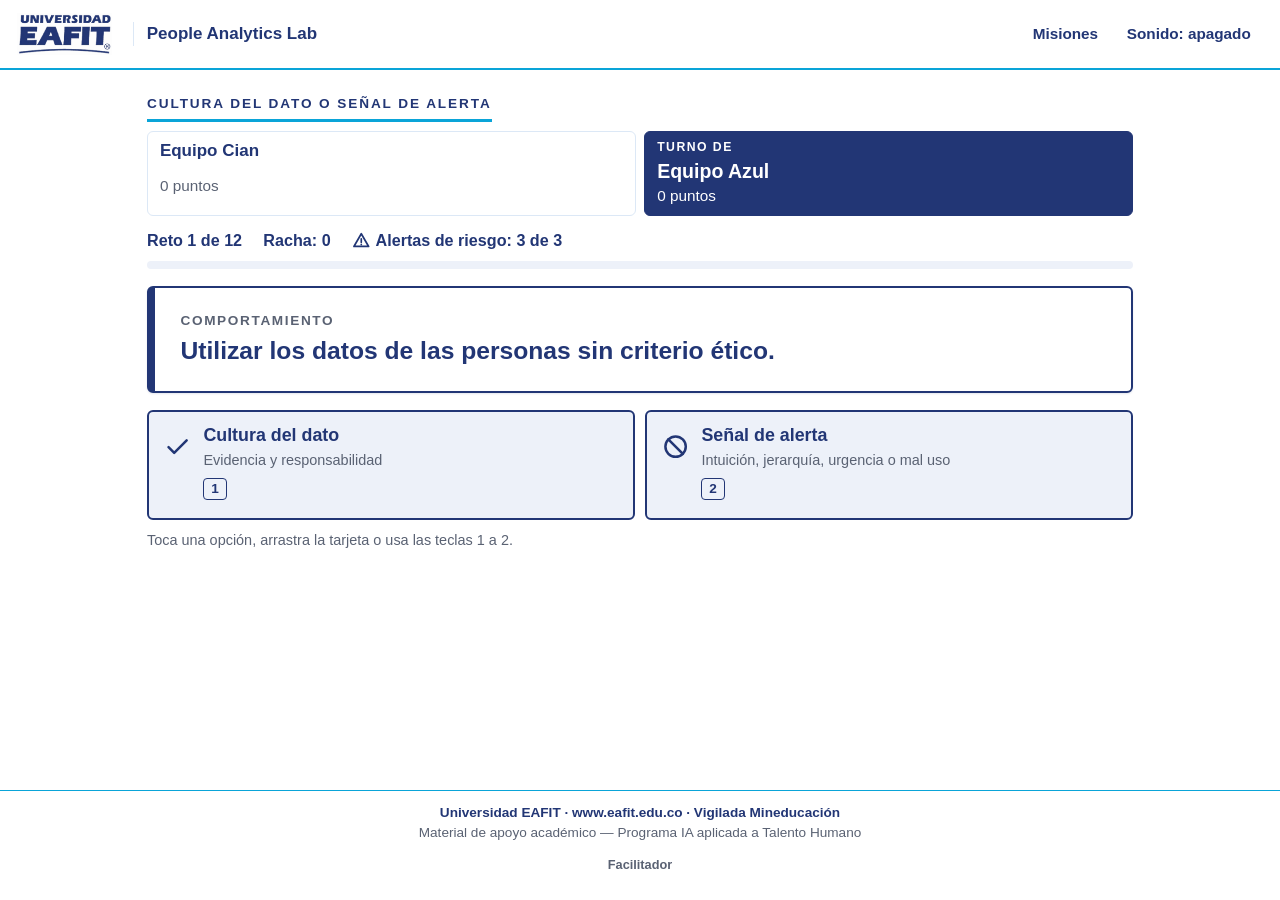
<file: capturas/E-mision2-cultura.html>
<!DOCTYPE html>
<html lang="es-CO">
<head>
  <meta charset="utf-8">
  <meta name="viewport" content="width=device-width, initial-scale=1">
  <title>EAFIT People Analytics Lab · IA aplicada a Talento Humano</title>
  <meta name="description" content="Juego de repaso de People Analytics: cultura del dato, niveles de madurez, habilidades clave y las nueve dimensiones. Material de apoyo académico.">
  <meta name="robots" content="noindex">
  <style>
/*
 * ESTILOS — EAFIT People Analytics Lab
 * Todos los colores y tipografías salen de brand/BRAND.md.
 * No agregues colores fuera de estos tokens.
 */

/* ---------- Tipografía (incluida localmente, licencia OFL) ---------- */
/* ---------- Tokens de marca (BRAND.md, sección 1) ---------- */
:root {
  --eafit-azul: #223675;
  --eafit-azul-profundo: #16265C;
  --eafit-cian: #0AA4D8;
  --eafit-gris-texto: #5A6273;
  --eafit-fondo-1: #EDF1F9;
  --eafit-fondo-2: #D7EEFA;
  --eafit-fondo-3: #F2F7FD;
  --eafit-borde: #DCE8F6;
  --eafit-blanco: #FFFFFF;

  --fuente: "Carlito", Calibri, Arial, sans-serif;
  --radio: 6px;
  --ancho: 60rem;
  --sombra: 0 1px 2px rgba(34, 54, 117, 0.12);
}

*, *::before, *::after { box-sizing: border-box; }

html { font-size: 106.25%; -webkit-text-size-adjust: 100%; }
html.proyector { font-size: 150%; }

body {
  margin: 0;
  min-height: 100vh;
  display: flex;
  flex-direction: column;
  font-family: var(--fuente);
  font-size: 1rem;
  line-height: 1.45;
  color: var(--eafit-azul);
  background: var(--eafit-blanco);
}

h1, h2, h3, p { margin: 0; }
h1 { font-size: 1.75rem; line-height: 1.15; }
h2 { font-size: 1.25rem; line-height: 1.2; }
img { max-width: 100%; height: auto; }

.solo-lectores {
  position: absolute; width: 1px; height: 1px; overflow: hidden;
  clip: rect(0 0 0 0); white-space: nowrap;
}

.salto {
  position: absolute; left: 0.5rem; top: -4rem; z-index: 10;
  background: var(--eafit-azul); color: var(--eafit-blanco);
  padding: 0.5rem 0.75rem; border-radius: var(--radio);
}
.salto:focus { top: 0.5rem; }

/* Foco visible en todo lo interactivo */
:focus-visible { outline: 3px solid var(--eafit-azul); outline-offset: 2px; }
.portada :focus-visible, .facilitador :focus-visible, .retro--alerta :focus-visible {
  outline-color: var(--eafit-blanco);
}
main:focus { outline: none; }

/* ---------- Cabecera y pie ---------- */
.cabecera {
  display: flex; align-items: center; justify-content: space-between; gap: 0.75rem;
  padding: 0.5rem 1rem;
  border-bottom: 2px solid var(--eafit-cian);
  background: var(--eafit-blanco);
}
.cabecera__marca { display: flex; align-items: center; gap: 0.75rem; min-width: 0; }
/* El logo no se deforma ni se recolorea; se deja aire a su alrededor. */
.cabecera__logo { height: 2.5rem; width: auto; margin: 0.25rem 0.5rem 0.25rem 0; }
.cabecera__nombre {
  font-weight: 700; font-size: 1rem; padding-left: 0.75rem;
  border-left: 1px solid var(--eafit-borde); white-space: nowrap;
}
.cabecera__acciones { display: flex; gap: 0.25rem; flex-wrap: wrap; justify-content: flex-end; }

main { flex: 1; width: 100%; }
.contenedor { max-width: var(--ancho); margin: 0 auto; padding: 1.25rem 1rem 2rem; }

.pie {
  border-top: 1px solid var(--eafit-cian);
  padding: 0.75rem 1rem 1rem;
  text-align: center;
  font-size: 0.8rem;
}
.pie__institucional { font-weight: 700; }
.pie__academico { color: var(--eafit-gris-texto); }

/* ---------- Botones ---------- */
.boton {
  font: inherit; font-weight: 700; cursor: pointer;
  min-height: 2.75rem; padding: 0.55rem 1.1rem;
  border-radius: var(--radio);
  border: 2px solid var(--eafit-azul);
  background: var(--eafit-azul); color: var(--eafit-blanco);
}
.boton:hover { background: var(--eafit-azul-profundo); border-color: var(--eafit-azul-profundo); }
.boton--secundario { background: var(--eafit-blanco); color: var(--eafit-azul); }
.boton--secundario:hover { background: var(--eafit-fondo-1); border-color: var(--eafit-azul); }
.boton--texto {
  background: transparent; color: var(--eafit-azul); border-color: transparent;
  padding: 0.4rem 0.6rem; font-size: 0.9rem;
}
.boton--texto:hover { background: var(--eafit-fondo-1); border-color: transparent; }
.boton--claro { background: var(--eafit-blanco); color: var(--eafit-azul); border-color: var(--eafit-blanco); }
.boton--claro:hover { background: var(--eafit-fondo-2); border-color: var(--eafit-fondo-2); }
.boton[disabled] { opacity: 0.55; cursor: not-allowed; }
.acciones { display: flex; flex-wrap: wrap; gap: 0.6rem; margin-top: 1.25rem; }

/* ---------- Antetítulo (BRAND.md, sección 5) ---------- */
.antetitulo {
  font-size: 0.8rem; font-weight: 700; letter-spacing: 0.14em; text-transform: uppercase;
  color: var(--eafit-azul);
  padding-bottom: 0.3rem; margin-bottom: 0.5rem;
  border-bottom: 3px solid var(--eafit-cian);
  display: inline-block;
}

/* ---------- Portada ---------- */
.portada { background: var(--eafit-azul); color: var(--eafit-blanco); }
.portada .contenedor { padding-top: 2rem; padding-bottom: 2rem; }
/* El archivo del logo trae fondo azul #223675: solo se usa sobre ese mismo azul. */
.portada__logo { width: 11rem; height: auto; display: block; margin-bottom: 2rem; }
.portada .antetitulo { color: var(--eafit-blanco); }
.portada h1 { font-size: 2.4rem; margin-bottom: 0.75rem; }
.portada__texto { max-width: 36rem; font-size: 1.1rem; }
.portada__firma {
  margin-top: 2rem; padding-top: 0.75rem; border-top: 1px solid var(--eafit-cian);
  font-weight: 700;
}
.datos { display: grid; gap: 0.75rem; grid-template-columns: 1fr; }
.dato { background: var(--eafit-fondo-1); border-radius: var(--radio); padding: 0.9rem 1rem; }
.dato strong { display: block; font-size: 1.1rem; }
.dato span { color: var(--eafit-gris-texto); }

/* ---------- Mapa de misiones ---------- */
.marcador { display: flex; flex-wrap: wrap; gap: 0.5rem 1.5rem; margin: 0.75rem 0 1.25rem; font-weight: 700; }
.lista-misiones { list-style: none; margin: 0; padding: 0; display: grid; gap: 0.75rem; grid-template-columns: 1fr; }
.mision {
  display: grid; grid-template-columns: auto 1fr; gap: 0.25rem 0.9rem; align-items: start;
  border: 1px solid var(--eafit-borde); border-radius: var(--radio);
  background: var(--eafit-fondo-3); padding: 1rem; box-shadow: var(--sombra);
}
.mision__numero {
  grid-row: span 3;
  width: 2.4rem; height: 2.4rem; border-radius: 50%;
  display: flex; align-items: center; justify-content: center;
  background: var(--eafit-azul); color: var(--eafit-blanco); font-weight: 700;
}
.mision__resumen { color: var(--eafit-gris-texto); }
.mision__estado { font-size: 0.9rem; font-weight: 700; display: flex; align-items: center; gap: 0.35rem; }
.mision__pie { grid-column: 2; display: flex; flex-wrap: wrap; align-items: center; justify-content: space-between; gap: 0.5rem; margin-top: 0.4rem; }
.mision--bloqueada { background: var(--eafit-blanco); }
.mision--bloqueada .mision__numero { background: var(--eafit-blanco); color: var(--eafit-azul); border: 2px solid var(--eafit-azul); }

.icono { width: 1.15em; height: 1.15em; flex: none; vertical-align: -0.18em; }

/* ---------- Presentación de la misión ---------- */
.intro__instruccion { font-size: 1.15rem; max-width: 40rem; margin: 0.75rem 0 1rem; }
.reglas { list-style: none; padding: 0; margin: 0; display: grid; gap: 0.5rem; max-width: 40rem; }
.reglas li { background: var(--eafit-fondo-1); border-radius: var(--radio); padding: 0.6rem 0.8rem; }

/* ---------- Estado de la partida ---------- */
.estado { display: flex; flex-wrap: wrap; align-items: center; gap: 0.4rem 1.25rem; font-weight: 700; font-size: 0.95rem; }
.estado__alertas { display: inline-flex; align-items: center; gap: 0.3rem; }
.progreso { height: 0.5rem; background: var(--eafit-fondo-1); border-radius: 1rem; overflow: hidden; margin: 0.5rem 0 1rem; }
.progreso__barra { height: 100%; background: var(--eafit-cian); transition: width 0.25s ease; }

/* ---------- Misión 1: tarjeta y destinos ---------- */
.tarjeta {
  background: var(--eafit-blanco);
  border: 2px solid var(--eafit-azul); border-left-width: 0.5rem;
  border-radius: var(--radio); box-shadow: var(--sombra);
  padding: 1rem 1.1rem; margin-bottom: 1rem;
  font-size: 1.2rem; font-weight: 700; line-height: 1.3;
  position: relative; z-index: 2;
}
.tarjeta__etiqueta { display: block; font-size: 0.8rem; letter-spacing: 0.12em; text-transform: uppercase; color: var(--eafit-gris-texto); margin-bottom: 0.3rem; }
.tarjeta--arrastrable { cursor: grab; touch-action: none; user-select: none; -webkit-user-select: none; }
.tarjeta--moviendo { cursor: grabbing; box-shadow: 0 8px 18px rgba(34, 54, 117, 0.25); }
.tarjeta--regresa { transition: transform 0.2s ease; }

.destinos { display: grid; gap: 0.6rem; grid-template-columns: 1fr; }
.destino {
  font: inherit; text-align: left; cursor: pointer; color: var(--eafit-azul);
  display: grid; grid-template-columns: auto 1fr auto; gap: 0.1rem 0.7rem; align-items: center;
  min-height: 3.75rem; padding: 0.65rem 0.9rem;
  background: var(--eafit-fondo-1);
  border: 2px solid var(--eafit-azul); border-radius: var(--radio);
}
.destino:hover, .destino--encima { background: var(--eafit-fondo-2); }
.destino--encima { outline: 3px solid var(--eafit-cian); outline-offset: 2px; }
.destino > .icono { grid-row: span 2; width: 1.6rem; height: 1.6rem; }
.destino__texto { font-weight: 700; font-size: 1.05rem; }
.destino__ayuda { grid-column: 2; font-size: 0.85rem; color: var(--eafit-gris-texto); }
.destino__tecla {
  grid-row: 1 / span 2; grid-column: 3;
  border: 1px solid var(--eafit-azul); border-radius: 4px; padding: 0 0.4rem; font-size: 0.8rem; font-weight: 700;
}
.destino[disabled] { cursor: default; opacity: 1; }
.destino--apagado { background: var(--eafit-blanco); border-color: var(--eafit-borde); color: var(--eafit-gris-texto); }
.destino--era { background: var(--eafit-fondo-2); border-color: var(--eafit-cian); border-width: 3px; }
.destino--elegido-mal { background: var(--eafit-blanco); border-style: dashed; border-color: var(--eafit-azul-profundo); }
.destino__marca { grid-column: 2; font-size: 0.85rem; font-weight: 700; display: flex; align-items: center; gap: 0.25rem; }
.ayuda-teclado { margin-top: 0.6rem; font-size: 0.85rem; color: var(--eafit-gris-texto); }

/* ---------- Retroalimentación (BRAND.md, sección 7: pendiente de validación) ---------- */
.retro { margin-top: 1rem; padding: 0.9rem 1rem; border-radius: var(--radio); }
.retro__titulo { display: flex; align-items: center; gap: 0.45rem; font-size: 1.15rem; font-weight: 700; margin-bottom: 0.35rem; }
.retro__fuente { font-size: 0.85rem; margin-top: 0.35rem; }
.retro--ok { background: var(--eafit-fondo-2); border: 2px solid var(--eafit-cian); border-left-width: 0.5rem; }
.retro--mal { background: var(--eafit-blanco); border: 2px dashed var(--eafit-azul-profundo); color: var(--eafit-azul-profundo); }
.retro--alerta { background: var(--eafit-azul-profundo); color: var(--eafit-blanco); border: 2px solid var(--eafit-azul-profundo); }
.retro--mal .retro__fuente { color: var(--eafit-gris-texto); }

/* ---------- Resumen y repaso ---------- */
.insignia {
  display: flex; align-items: center; gap: 0.9rem;
  background: var(--eafit-azul); color: var(--eafit-blanco);
  border-radius: var(--radio); padding: 1rem; margin: 1rem 0;
}
.insignia .icono { width: 2.6rem; height: 2.6rem; }
.insignia--pendiente { background: var(--eafit-blanco); color: var(--eafit-azul); border: 2px dashed var(--eafit-azul); }
.insignia__nombre { font-size: 1.25rem; font-weight: 700; display: block; }
.cifras { display: grid; grid-template-columns: repeat(2, 1fr); gap: 0.6rem; }
.cifra { background: var(--eafit-fondo-1); border-radius: var(--radio); padding: 0.75rem; }
.cifra strong { display: block; font-size: 1.6rem; line-height: 1.1; }
.cifra span { font-size: 0.9rem; color: var(--eafit-gris-texto); }

.repaso { list-style: none; margin: 1rem 0 0; padding: 0; display: grid; gap: 0.75rem; }
.repaso li { border: 1px solid var(--eafit-borde); border-left: 0.4rem solid var(--eafit-cian); border-radius: var(--radio); padding: 0.8rem 1rem; background: var(--eafit-fondo-3); }
.repaso__enunciado { font-weight: 700; }
.repaso__fuente { font-size: 0.85rem; color: var(--eafit-gris-texto); }

/* ---------- Configuración de la sala ---------- */
.campos { display: grid; gap: 0.75rem; grid-template-columns: 1fr; margin-top: 1rem; max-width: 44rem; }
.campo { display: grid; gap: 0.25rem; font-weight: 700; }
.campo input {
  font: inherit; color: var(--eafit-azul); background: var(--eafit-blanco);
  border: 2px solid var(--eafit-azul); border-radius: var(--radio);
  min-height: 2.75rem; padding: 0.4rem 0.7rem; width: 100%;
}
.nota { font-size: 0.9rem; color: var(--eafit-gris-texto); margin-top: 0.6rem; }
.boton--contorno { background: transparent; color: var(--eafit-blanco); border-color: var(--eafit-blanco); }
.boton--contorno:hover { background: var(--eafit-azul-profundo); border-color: var(--eafit-blanco); }
.boton--chico { min-height: 2.4rem; padding: 0.3rem 0.8rem; font-size: 0.9rem; }
.boton--icono { min-height: 2.75rem; min-width: 2.75rem; padding: 0.3rem; display: inline-flex; align-items: center; justify-content: center; }

/* ---------- Opciones de respuesta ---------- */
.pregunta { font-size: 1.25rem; font-weight: 700; line-height: 1.3; margin: 0.25rem 0 0.9rem; }
.opciones { display: grid; gap: 0.6rem; grid-template-columns: 1fr; }
.opcion {
  font: inherit; text-align: left; cursor: pointer; color: var(--eafit-azul);
  display: grid; grid-template-columns: auto 1fr; gap: 0.1rem 0.7rem; align-items: center;
  min-height: 3.25rem; padding: 0.6rem 0.9rem;
  background: var(--eafit-fondo-1);
  border: 2px solid var(--eafit-azul); border-radius: var(--radio);
}
.opcion:hover { background: var(--eafit-fondo-2); }
.opcion__texto { font-weight: 700; grid-column: 2; }
.opcion__ayuda { grid-column: 2; font-size: 0.9rem; color: var(--eafit-gris-texto); }
.opcion__tecla, .opcion__casilla {
  grid-row: span 2; width: 1.7rem; height: 1.7rem; display: flex; align-items: center; justify-content: center;
  border: 2px solid var(--eafit-azul); border-radius: 4px; font-size: 0.85rem; font-weight: 700; background: var(--eafit-blanco);
}
.opcion__casilla .icono { visibility: hidden; }
.opcion--marcada { background: var(--eafit-fondo-2); border-width: 3px; }
.opcion--marcada .opcion__casilla { background: var(--eafit-azul); color: var(--eafit-blanco); }
.opcion--marcada .opcion__casilla .icono, .opcion--era .opcion__casilla .icono { visibility: visible; }
.opcion__marca { grid-column: 2; font-size: 0.85rem; font-weight: 700; display: flex; align-items: center; gap: 0.25rem; }
.opcion[disabled] { cursor: default; opacity: 1; }
.opcion--apagada { background: var(--eafit-blanco); border-color: var(--eafit-borde); color: var(--eafit-gris-texto); }
.opcion--apagada .opcion__tecla, .opcion--apagada .opcion__casilla { border-color: var(--eafit-borde); }
.opcion--era { background: var(--eafit-fondo-2); border-color: var(--eafit-cian); border-width: 3px; }
.opcion--elegido-mal { background: var(--eafit-blanco); border-style: dashed; border-color: var(--eafit-azul-profundo); }
.opciones--fila .opcion { grid-template-columns: 1fr; }
.opciones--fila .opcion__texto, .opciones--fila .opcion__ayuda { grid-column: 1; }

.ficha { display: flex; align-items: center; gap: 0.4rem; flex-wrap: wrap; background: var(--eafit-azul); color: var(--eafit-blanco); border-radius: var(--radio); padding: 0.5rem 0.8rem; margin-bottom: 0.75rem; }
.pista { background: var(--eafit-fondo-2); border-left: 0.4rem solid var(--eafit-cian); border-radius: var(--radio); padding: 0.6rem 0.8rem; margin-top: 0.75rem; }

/* ---------- Simulador de chat (misión 4) ---------- */
.chat { display: grid; gap: 0.5rem; margin-bottom: 1rem; }
.burbuja { max-width: 88%; padding: 0.65rem 0.9rem; border-radius: var(--radio); }
.burbuja__quien { display: block; font-size: 0.75rem; font-weight: 700; letter-spacing: 0.1em; text-transform: uppercase; margin-bottom: 0.15rem; }
.burbuja--usuario { justify-self: end; background: var(--eafit-fondo-1); border: 1px solid var(--eafit-borde); }
.burbuja--agente { justify-self: start; background: var(--eafit-blanco); border: 2px solid var(--eafit-azul); border-left-width: 0.4rem; }
.chat .nota { margin-top: 0; font-style: italic; }

/* ---------- Ordenar pasos ---------- */
.pasos { list-style: none; margin: 0; padding: 0; display: grid; gap: 0.5rem; }
.paso {
  display: grid; grid-template-columns: auto 1fr auto; gap: 0.6rem; align-items: center;
  background: var(--eafit-fondo-1); border: 2px solid var(--eafit-azul); border-radius: var(--radio); padding: 0.5rem 0.7rem;
}
.paso__numero { width: 1.8rem; height: 1.8rem; border-radius: 50%; background: var(--eafit-azul); color: var(--eafit-blanco); display: flex; align-items: center; justify-content: center; font-weight: 700; font-size: 0.9rem; }
.paso__texto { font-weight: 700; }
.paso__botones { display: flex; gap: 0.35rem; }
.paso--bien { background: var(--eafit-fondo-2); border-color: var(--eafit-cian); border-width: 3px; }
.paso--mal { background: var(--eafit-blanco); border-style: dashed; border-color: var(--eafit-azul-profundo); }

/* ---------- Equipos, turnos y tabla de posiciones ---------- */
.turnos { display: grid; gap: 0.5rem; grid-template-columns: repeat(auto-fit, minmax(7rem, 1fr)); margin-bottom: 0.75rem; }
.turno { display: grid; padding: 0.45rem 0.7rem; border: 1px solid var(--eafit-borde); border-radius: var(--radio); background: var(--eafit-blanco); color: var(--eafit-gris-texto); font-size: 0.9rem; }
.turno strong { color: var(--eafit-azul); font-size: 1rem; }
.turno--activo { background: var(--eafit-azul); border-color: var(--eafit-azul); color: var(--eafit-blanco); }
.turno--activo strong { color: var(--eafit-blanco); font-size: 1.15rem; }
.turno__etiqueta { font-size: 0.72rem; font-weight: 700; letter-spacing: 0.12em; text-transform: uppercase; }
.tabla { width: 100%; max-width: 34rem; border-collapse: collapse; margin: 0.5rem 0 1.25rem; }
.tabla caption { text-align: left; font-weight: 700; font-size: 1.1rem; padding-bottom: 0.35rem; }
.tabla th, .tabla td { text-align: left; padding: 0.45rem 0.7rem; border-bottom: 1px solid var(--eafit-borde); }
.tabla tr:first-child th, .tabla tr:first-child td { background: var(--eafit-fondo-2); font-weight: 700; }
.tabla td:last-child { text-align: right; white-space: nowrap; }

/* ---------- Reloj y comodines (reto final) ---------- */
.comodines { display: flex; flex-wrap: wrap; align-items: center; gap: 0.5rem; margin-bottom: 0.9rem; }
.reloj { display: flex; align-items: center; gap: 0.4rem; font-weight: 700; font-size: 1.15rem; flex: 1 1 12rem; }
.reloj__pista { flex: 1; height: 0.5rem; background: var(--eafit-fondo-1); border-radius: 1rem; overflow: hidden; min-width: 4rem; }
.reloj__barra { display: block; height: 100%; background: var(--eafit-azul); transition: width 0.9s linear; }

/* ---------- Avisos y resultados finales ---------- */
.aviso { display: flex; align-items: center; gap: 0.45rem; flex-wrap: wrap; background: var(--eafit-fondo-2); border: 2px solid var(--eafit-cian); border-radius: var(--radio); padding: 0.6rem 0.8rem; margin-bottom: 1rem; }
.aviso--pendiente { background: var(--eafit-blanco); border: 2px dashed var(--eafit-azul); }
.logros { list-style: none; margin: 0.5rem 0 1.25rem; padding: 0; display: grid; gap: 0.5rem; grid-template-columns: 1fr; }
.logro { display: flex; align-items: center; gap: 0.7rem; background: var(--eafit-azul); color: var(--eafit-blanco); border-radius: var(--radio); padding: 0.6rem 0.8rem; }
.logro .icono { width: 1.8rem; height: 1.8rem; }
.logro span span { display: block; font-size: 0.85rem; }
.logro strong { display: block; }
.logro--pendiente { background: var(--eafit-blanco); color: var(--eafit-azul); border: 2px dashed var(--eafit-azul); }
.dos-columnas { display: grid; gap: 1rem; grid-template-columns: 1fr; }
.conceptos { margin: 0.4rem 0 0; padding-left: 1.2rem; display: grid; gap: 0.3rem; }
.cierre { margin-top: 1.25rem; padding: 0.9rem 1rem; background: var(--eafit-azul); color: var(--eafit-blanco); border-radius: var(--radio); font-size: 1.15rem; font-weight: 700; }
.firma { margin-top: 1.25rem; padding-top: 0.6rem; border-top: 1px solid var(--eafit-cian); font-weight: 700; }
.pie__facilitador { font-size: 0.75rem; min-height: 2rem; color: var(--eafit-gris-texto); margin-top: 0.25rem; }

/* ---------- Modo facilitador ---------- */
.facilitador {
  background: var(--eafit-azul-profundo); color: var(--eafit-blanco);
  padding: 0.4rem 1rem; display: flex; flex-wrap: wrap; align-items: center; gap: 0.5rem;
  font-size: 0.9rem;
}
.facilitador[hidden] { display: none; }
.facilitador strong { margin-right: 0.5rem; }
.facilitador .boton { min-height: 2.2rem; padding: 0.25rem 0.7rem; font-size: 0.85rem; }
.clave { margin-top: 0.75rem; padding: 0.6rem 0.8rem; background: var(--eafit-azul-profundo); color: var(--eafit-blanco); border-radius: var(--radio); }

/* ---------- Pantallas anchas y proyector ---------- */
@media (min-width: 40rem) {
  h1 { font-size: 2.1rem; }
  .portada h1 { font-size: 3.2rem; }
  .portada .contenedor { padding-top: 3rem; padding-bottom: 3rem; }
  .datos { grid-template-columns: repeat(3, 1fr); }
  .lista-misiones { grid-template-columns: repeat(2, 1fr); }
  .destinos { grid-template-columns: repeat(3, 1fr); }
  .destino { grid-template-columns: auto 1fr; align-content: start; min-height: 6.5rem; }
  .destino__tecla { grid-row: auto; grid-column: 2; justify-self: start; margin-top: 0.3rem; }
  .tarjeta { font-size: 1.45rem; padding: 1.4rem 1.5rem; }
  .cifras { grid-template-columns: repeat(4, 1fr); }
  .destinos--2 { grid-template-columns: repeat(2, 1fr); }
  .destinos--4 { grid-template-columns: repeat(4, 1fr); }
  .destinos--4 .destino { grid-template-columns: 1fr; min-height: 5rem; }
  .destinos--4 .destino > .icono { display: none; }
  .destinos--4 .destino__tecla, .destinos--4 .destino__marca { grid-column: 1; }
  .destinos--5 { grid-template-columns: repeat(5, 1fr); }
  .destinos--5 .destino { min-height: 5rem; grid-template-columns: 1fr; }
  .destinos--5 .destino > .icono { display: none; }
  .destinos--5 .destino__tecla { grid-column: 1; }
  .destinos--5 .destino__marca { grid-column: 1; }
  .opciones--fila { grid-template-columns: repeat(3, 1fr); }
  .campos { grid-template-columns: repeat(3, 1fr); }
  .logros { grid-template-columns: repeat(2, 1fr); }
  .dos-columnas { grid-template-columns: repeat(2, 1fr); }
  .pregunta { font-size: 1.45rem; }
}
@media (min-width: 100rem) {
  html { font-size: 137.5%; }
  html.proyector { font-size: 162.5%; }
}

/* Sin animaciones para quien las desactiva en su sistema */
@media (prefers-reduced-motion: reduce) {
  *, *::before, *::after { transition: none !important; animation: none !important; }
}

/* Alto contraste del sistema (Windows) */
@media (forced-colors: active) {
  .boton, .destino, .tarjeta, .retro, .insignia { border: 2px solid; }
}

</style>
</head>
<body>
  <a class="salto" href="#contenido">Saltar al contenido</a>

  <header class="cabecera">
    <div class="cabecera__marca">
      <img class="cabecera__logo" src="[data-uri]" width="731" height="328" alt="Universidad EAFIT">
      <span class="cabecera__nombre">People Analytics Lab</span>
    </div>
    <nav class="cabecera__acciones" aria-label="Opciones del juego">
      <button type="button" class="boton boton--texto" id="btn-misiones">Misiones</button>
      <button type="button" class="boton boton--texto" id="btn-sonido" aria-pressed="false">Sonido: apagado</button>
    </nav>
  </header>

  <div id="barra-facilitador" class="facilitador" hidden></div>

  <main id="contenido" tabindex="-1"></main>

  <footer class="pie">
    <p class="pie__institucional">Universidad EAFIT · www.eafit.edu.co · Vigilada Mineducación</p>
    <p class="pie__academico">Material de apoyo académico — Programa IA aplicada a Talento Humano</p>
    <button type="button" class="boton boton--texto pie__facilitador" id="btn-facilitador">Facilitador</button>
  </footer>

  <div id="vivo" class="solo-lectores" aria-live="polite"></div>

  <noscript><p style="padding:1rem">Este juego necesita JavaScript activado en el navegador.</p></noscript>

  <script>window.AA_DEMO="m2::2";</script>
<script>
/*
 * BANCO DE PREGUNTAS — EAFIT People Analytics Lab
 * ------------------------------------------------------------------
 * Este archivo se puede editar sin tocar la lógica del juego.
 * Es un archivo .js (y no .json) para que el juego abra con doble clic
 * en index.html, sin servidor.
 *
 * Cada ítem tiene:
 *   id          identificador único (no lo repitas)
 *   mision      m1 … m6
 *   concepto    A … G (ver CONTENIDO.md)
 *   tipo        "clasificar" | "opcion" | "multi" | "ordenar"
 *   enunciado   lo que lee el jugador
 *   opciones    lista de { id, texto } (en "clasificar" se usan las
 *               categorías de la misión y este campo no va)
 *   correcta    id de la opción correcta
 *               ("multi": lista de ids · "ordenar": lista de ids en orden)
 *   explicacion 1–2 frases que se muestran después de responder
 *   fuente      documento de la clase del que sale
 *   critico     (opcional) true = fallarlo cuesta una "alerta de riesgo"
 *   pista       (solo reto final) texto del comodín «Pista del facilitador»
 *
 * Después de editar, ejecuta:  node tools/validar.js
 * Los casos marcados como ficticios son inventados para el juego.
 */
(function (raiz) {
  "use strict";

  var PPT = "Presentación «Clase 3 · People Analytics» (Parte 1)";
  var NUEVE = "Lectura «Nine Dimensions for Excellence in People Analytics» (Insight222)";
  var SIS = "Lectura «People Analytics, Evolved: A Systemic Approach» (Josh Bersin Company)";
  var FICT = " · caso ficticio para el juego";

  var SI_NO = [
    { id: "si", texto: "Verdadero" },
    { id: "no", texto: "Falso" }
  ];

  /* Textos generales del juego */
  var juego = {
    nombre: "EAFIT People Analytics Lab",
    antetitulo: "IA aplicada a Talento Humano · People Analytics",
    portada: "Eres analista en formación en el Laboratorio de People Analytics. Supera cinco misiones y un reto final para repasar lo que vimos en clase: de la intuición al análisis estratégico.",
    lugar: "Laboratorio de People Analytics",
    ejemploCritico: "como usar los datos para culpar o descuidar la privacidad",
    cierre: "Los datos no reemplazan el criterio: las decisiones sobre personas se toman desde la evidencia y la responsabilidad."
  };

  var misiones = [
    {
      id: "m1",
      titulo: "¿En qué nivel estamos?",
      resumen: "Ubica cada pista en uno de los 4 niveles de madurez analítica.",
      instruccion: "Lee la pista y decide a cuál de los cuatro niveles de madurez analítica corresponde: reporting, descriptivo, estratégico o sistémico. Toca un nivel o arrastra la tarjeta.",
      insignia: "Radar de madurez",
      etiqueta: "Pista",
      seleccion: { porCategoria: 3 },
      categorias: [
        { id: "n1", texto: "1 · Reporting" },
        { id: "n2", texto: "2 · Descriptivo" },
        { id: "n3", texto: "3 · Estratégico" },
        { id: "n4", texto: "4 · Sistémico" }
      ]
    },
    {
      id: "m2",
      titulo: "Cultura del dato o señal de alerta",
      resumen: "Distingue las prácticas que construyen cultura del dato.",
      instruccion: "Lee cada comportamiento y decide si construye cultura del dato en Talento Humano o si es una señal de alerta. Toca una opción o arrastra la tarjeta.",
      insignia: "Guardián de la cultura del dato",
      etiqueta: "Comportamiento",
      seleccion: { porCategoria: 6 },
      categorias: [
        { id: "practica", texto: "Cultura del dato", icono: "visto", ayuda: "Evidencia y responsabilidad" },
        { id: "alerta", texto: "Señal de alerta", icono: "alto", ayuda: "Intuición, jerarquía, urgencia o mal uso" }
      ]
    },
    {
      id: "m3",
      titulo: "El equipo ideal",
      resumen: "Asigna cada habilidad a su área de conocimiento.",
      instruccion: "Un equipo de People Analytics combina varias áreas de conocimiento. Lee cada habilidad y ubícala en su área: ciencia de datos, consultoría o ciencias del comportamiento.",
      insignia: "Arquitecto de equipos",
      etiqueta: "Habilidad",
      seleccion: { porCategoria: 4 },
      categorias: [
        { id: "datos", texto: "Ciencia de datos" },
        { id: "consultoria", texto: "Consultoría" },
        { id: "comportamiento", texto: "Ciencias del comportamiento" }
      ]
    },
    {
      id: "m4",
      titulo: "Las nueve dimensiones",
      resumen: "Fundamentos, recursos y valor: el modelo de Insight222.",
      instruccion: "El modelo de las nueve dimensiones las agrupa en tres categorías: fundamentos, recursos y valor. Ubica cada dimensión en su categoría y responde las preguntas sobre el modelo.",
      insignia: "Navegante de las nueve dimensiones",
      etiqueta: "Dimensión",
      seleccion: { cantidad: 12 },
      categorias: [
        { id: "fundamentos", texto: "Fundamentos" },
        { id: "recursos", texto: "Recursos" },
        { id: "valor", texto: "Valor" }
      ]
    },
    {
      id: "m5",
      titulo: "De la intuición a la evidencia",
      resumen: "Qué es People Analytics, el caso de Juan y el enfoque sistémico.",
      instruccion: "Responde las preguntas sobre qué es People Analytics, el caso de Juan y el enfoque sistémico. Algunas piden marcar varias opciones u ordenar pasos.",
      insignia: "De la intuición a la evidencia",
      seleccion: { cantidad: 10 }
    },
    {
      id: "m6",
      titulo: "Sala de decisiones",
      resumen: "10 preguntas relámpago contra el reloj, con comodines.",
      instruccion: "Preguntas relámpago mezcladas de todas las misiones, con reloj. Hay dos comodines para toda la partida: un 50/50 y una pista del facilitador.",
      insignia: "Analista graduado",
      seleccion: { cantidad: 10 },
      segundos: 25
    }
  ];

  var items = [
    /* ============ MISIÓN 1 · ¿En qué nivel estamos? (C) ============ */
    { id: "m1-01", mision: "m1", concepto: "C", tipo: "clasificar",
      enunciado: "Responde la pregunta: «¿Qué pasó?»",
      correcta: "n1",
      explicacion: "El nivel 1, reporting, es reactivo: responde «¿qué pasó?».",
      fuente: PPT },
    { id: "m1-02", mision: "m1", concepto: "C", tipo: "clasificar",
      enunciado: "En la tabla de la clase, este nivel se llama «Reactivo».",
      correcta: "n1",
      explicacion: "El nivel 1, reporting, es el reactivo.",
      fuente: PPT },
    { id: "m1-03", mision: "m1", concepto: "C", tipo: "clasificar",
      enunciado: "Según la clase, aquí está entre el 70 y el 80 % de las empresas de Latinoamérica.",
      correcta: "n1",
      explicacion: "La mayoría de las empresas de la región está en el nivel 1, reporting.",
      fuente: PPT },
    { id: "m1-04", mision: "m1", concepto: "C", tipo: "clasificar",
      enunciado: "Talento Humano entrega el número de retiros del mes pasado cuando alguien lo pide.",
      correcta: "n1",
      explicacion: "Contar lo que ya ocurrió, y solo cuando lo piden, es reporting: «¿qué pasó?».",
      fuente: PPT + FICT },
    { id: "m1-05", mision: "m1", concepto: "C", tipo: "clasificar",
      enunciado: "Responde la pregunta: «¿Cómo estamos?»",
      correcta: "n2",
      explicacion: "El nivel 2, descriptivo, responde «¿cómo estamos?».",
      fuente: PPT },
    { id: "m1-06", mision: "m1", concepto: "C", tipo: "clasificar",
      enunciado: "En la tabla de la clase, este nivel se llama «Dashboards».",
      correcta: "n2",
      explicacion: "El nivel 2, descriptivo, es el de los dashboards o tableros.",
      fuente: PPT },
    { id: "m1-07", mision: "m1", concepto: "C", tipo: "clasificar",
      enunciado: "Aquí vive la «trampa del dashboard».",
      correcta: "n2",
      explicacion: "La «trampa del dashboard» es quedarse en el nivel 2: mostrar cómo estamos sin llegar al porqué.",
      fuente: PPT },
    { id: "m1-08", mision: "m1", concepto: "C", tipo: "clasificar",
      enunciado: "El área tiene un tablero con la rotación por sede, pero nadie explica por qué cambia.",
      correcta: "n2",
      explicacion: "Un tablero que muestra el estado actual, sin explicar causas, es el nivel descriptivo.",
      fuente: PPT + FICT },
    { id: "m1-09", mision: "m1", concepto: "C", tipo: "clasificar",
      enunciado: "Responde la pregunta: «¿Por qué pasa y qué podemos hacer?»",
      correcta: "n3",
      explicacion: "El nivel 3, estratégico, responde «¿por qué pasa y qué podemos hacer?».",
      fuente: PPT },
    { id: "m1-10", mision: "m1", concepto: "C", tipo: "clasificar",
      enunciado: "En la tabla de la clase, este nivel se llama «Proactivo».",
      correcta: "n3",
      explicacion: "El nivel 3, estratégico, es el proactivo.",
      fuente: PPT },
    { id: "m1-11", mision: "m1", concepto: "C", tipo: "clasificar",
      enunciado: "Es la meta realista para los próximos 12 a 18 meses.",
      correcta: "n3",
      explicacion: "Llegar al nivel 3, estratégico, es la meta realista a 12–18 meses.",
      fuente: PPT },
    { id: "m1-12", mision: "m1", concepto: "C", tipo: "clasificar",
      enunciado: "El equipo analiza por qué renuncian más personas en una sede y propone acciones.",
      correcta: "n3",
      explicacion: "Buscar las causas y proponer qué hacer es el nivel estratégico.",
      fuente: PPT + FICT },
    { id: "m1-13", mision: "m1", concepto: "C", tipo: "clasificar",
      enunciado: "Responde la pregunta: «¿Qué va a pasar y qué debo decidir ahora?»",
      correcta: "n4",
      explicacion: "El nivel 4, sistémico, responde «¿qué va a pasar y qué debo decidir ahora?».",
      fuente: PPT },
    { id: "m1-14", mision: "m1", concepto: "C", tipo: "clasificar",
      enunciado: "En la tabla de la clase, este nivel se llama «Predictivo».",
      correcta: "n4",
      explicacion: "El nivel 4, sistémico, es el predictivo.",
      fuente: PPT },
    { id: "m1-15", mision: "m1", concepto: "C", tipo: "clasificar",
      enunciado: "La clase lo describe como «la ventaja competitiva real».",
      correcta: "n4",
      explicacion: "El nivel 4, sistémico, es la ventaja competitiva real.",
      fuente: PPT },
    { id: "m1-16", mision: "m1", concepto: "C", tipo: "clasificar",
      enunciado: "El equipo anticipa qué perfiles tienen mayor probabilidad de renunciar y decide hoy qué hacer.",
      correcta: "n4",
      explicacion: "Anticipar lo que va a pasar para decidir ahora es el nivel sistémico, predictivo.",
      fuente: PPT + FICT },

    /* ============ MISIÓN 2 · Cultura del dato o señal de alerta (B, G) ============ */
    { id: "m2-01", mision: "m2", concepto: "B", tipo: "clasificar",
      enunciado: "Hacer preguntas basadas en evidencia.",
      correcta: "practica",
      explicacion: "Es una de las cinco prácticas de la cultura del dato vistas en clase.",
      fuente: PPT },
    { id: "m2-02", mision: "m2", concepto: "B", tipo: "clasificar",
      enunciado: "Compartir los datos y los resultados de forma transparente.",
      correcta: "practica",
      explicacion: "La transparencia con los datos y los resultados es una práctica de la cultura del dato.",
      fuente: PPT },
    { id: "m2-03", mision: "m2", concepto: "B", tipo: "clasificar",
      enunciado: "Entrenar al equipo para interpretar e intervenir con base en datos.",
      correcta: "practica",
      explicacion: "La cultura del dato implica que todos sepan interpretar los datos con criterio.",
      fuente: PPT },
    { id: "m2-04", mision: "m2", concepto: "G", tipo: "clasificar",
      enunciado: "Usar los datos para aprender.",
      correcta: "practica",
      explicacion: "«No uses los datos para culpar, sino para aprender.»",
      fuente: PPT },
    { id: "m2-05", mision: "m2", concepto: "G", tipo: "clasificar",
      enunciado: "Cuidar la privacidad y la integridad de la información.",
      correcta: "practica",
      explicacion: "Cuidar la privacidad y la integridad de la información es una de las cinco prácticas.",
      fuente: PPT },
    { id: "m2-06", mision: "m2", concepto: "B", tipo: "clasificar",
      enunciado: "Tomar las decisiones sobre personas desde la evidencia y la responsabilidad.",
      correcta: "practica",
      explicacion: "En Talento Humano, la cultura del dato significa decidir desde la evidencia y la responsabilidad.",
      fuente: PPT },
    { id: "m2-07", mision: "m2", concepto: "B", tipo: "clasificar",
      enunciado: "Que líderes, analistas y gestores comprendan el valor de los datos y sepan interpretarlos con criterio.",
      correcta: "practica",
      explicacion: "La cultura del dato implica a todos: líderes, analistas y gestores.",
      fuente: PPT },
    { id: "m2-08", mision: "m2", concepto: "B", tipo: "clasificar",
      enunciado: "Actuar con base en los datos para mejorar el bienestar, el desempeño y el desarrollo de las personas.",
      correcta: "practica",
      explicacion: "El propósito de la cultura del dato es mejorar el bienestar, el desempeño y el desarrollo de las personas.",
      fuente: PPT },
    { id: "m2-09", mision: "m2", concepto: "G", tipo: "clasificar", critico: true,
      enunciado: "Usar los datos para culpar a una persona o a un equipo.",
      correcta: "alerta",
      explicacion: "Los datos no se usan para culpar, sino para aprender.",
      fuente: PPT },
    { id: "m2-10", mision: "m2", concepto: "G", tipo: "clasificar", critico: true,
      enunciado: "Descuidar la privacidad de la información de las personas.",
      correcta: "alerta",
      explicacion: "La cultura del dato exige cuidar la privacidad y la integridad de la información.",
      fuente: PPT },
    { id: "m2-11", mision: "m2", concepto: "G", tipo: "clasificar", critico: true,
      enunciado: "Utilizar los datos de las personas sin criterio ético.",
      correcta: "alerta",
      explicacion: "La cultura del dato implica utilizar los datos éticamente.",
      fuente: PPT },
    { id: "m2-12", mision: "m2", concepto: "B", tipo: "clasificar",
      enunciado: "Decidir sobre las personas solo desde la intuición.",
      correcta: "alerta",
      explicacion: "Con cultura del dato, las decisiones sobre personas no se toman solo desde la intuición.",
      fuente: PPT },
    { id: "m2-13", mision: "m2", concepto: "B", tipo: "clasificar",
      enunciado: "Decidir según quién tiene más jerarquía, sin mirar la evidencia.",
      correcta: "alerta",
      explicacion: "Con cultura del dato, la jerarquía no reemplaza la evidencia.",
      fuente: PPT },
    { id: "m2-14", mision: "m2", concepto: "B", tipo: "clasificar",
      enunciado: "Decidir por la urgencia del momento, sin evidencia.",
      correcta: "alerta",
      explicacion: "Con cultura del dato, la urgencia no reemplaza la evidencia.",
      fuente: PPT },
    { id: "m2-15", mision: "m2", concepto: "B", tipo: "clasificar",
      enunciado: "Sacar los datos sobre las personas solo cuando hay que justificar algo.",
      correcta: "alerta",
      explicacion: "La pregunta de la clase: ¿los datos se usan para aprender y decidir mejor, o solo aparecen cuando hay que justificar algo?",
      fuente: PPT },
    { id: "m2-16", mision: "m2", concepto: "B", tipo: "clasificar",
      enunciado: "Guardarse los datos y los resultados para que nadie más los vea.",
      correcta: "alerta",
      explicacion: "La cultura del dato pide compartir los datos y los resultados de forma transparente.",
      fuente: PPT },

    /* ============ MISIÓN 3 · El equipo ideal (D) ============ */
    { id: "m3-01", mision: "m3", concepto: "D", tipo: "clasificar",
      enunciado: "Programación: lenguajes como Python, R o SQL para analizar datos.",
      correcta: "datos",
      explicacion: "La programación para analizar datos es una habilidad de la ciencia de datos.",
      fuente: PPT },
    { id: "m3-02", mision: "m3", concepto: "D", tipo: "clasificar",
      enunciado: "Estadística: probabilidad, inferencia, regresiones y pruebas de hipótesis.",
      correcta: "datos",
      explicacion: "La estadística es una habilidad de la ciencia de datos.",
      fuente: PPT },
    { id: "m3-03", mision: "m3", concepto: "D", tipo: "clasificar",
      enunciado: "Aprendizaje automático: modelos de aprendizaje supervisado y no supervisado.",
      correcta: "datos",
      explicacion: "Comprender y aplicar modelos de aprendizaje automático es ciencia de datos.",
      fuente: PPT },
    { id: "m3-04", mision: "m3", concepto: "D", tipo: "clasificar",
      enunciado: "Visualización de datos: presentar los datos de manera fácilmente comprensible.",
      correcta: "datos",
      explicacion: "La visualización de datos hace parte de la ciencia de datos.",
      fuente: PPT },
    { id: "m3-05", mision: "m3", concepto: "D", tipo: "clasificar",
      enunciado: "Limpieza y manipulación de datos: limpiar, transformar y preparar conjuntos de datos.",
      correcta: "datos",
      explicacion: "Preparar los datos para el análisis es una habilidad de la ciencia de datos.",
      fuente: PPT },
    { id: "m3-06", mision: "m3", concepto: "D", tipo: "clasificar",
      enunciado: "Comunicación: explicar conceptos complejos a personas no técnicas y construir relaciones sólidas.",
      correcta: "consultoria",
      explicacion: "Las habilidades de comunicación hacen parte de la consultoría.",
      fuente: PPT },
    { id: "m3-07", mision: "m3", concepto: "D", tipo: "clasificar",
      enunciado: "Gestión de proyectos: coordinar tareas, cumplir plazos, asignar recursos y manejar riesgos.",
      correcta: "consultoria",
      explicacion: "La gestión de proyectos hace parte de la consultoría.",
      fuente: PPT },
    { id: "m3-08", mision: "m3", concepto: "D", tipo: "clasificar",
      enunciado: "Resolución de problemas: identificarlos, generar soluciones creativas y realistas, e implementarlas.",
      correcta: "consultoria",
      explicacion: "La resolución de problemas hace parte de la consultoría.",
      fuente: PPT },
    { id: "m3-09", mision: "m3", concepto: "D", tipo: "clasificar",
      enunciado: "Pensamiento crítico: analizar información y usarla para tomar decisiones informadas.",
      correcta: "consultoria",
      explicacion: "El pensamiento crítico hace parte de la consultoría.",
      fuente: PPT },
    { id: "m3-10", mision: "m3", concepto: "D", tipo: "clasificar",
      enunciado: "Habilidades de negocio: entender las metas y los desafíos del negocio y cómo resolverlos con análisis de personas.",
      correcta: "consultoria",
      explicacion: "Las habilidades de negocio hacen parte de la consultoría.",
      fuente: PPT },
    { id: "m3-11", mision: "m3", concepto: "D", tipo: "clasificar",
      enunciado: "Psicología organizacional: comprender cómo se comportan las personas en el lugar de trabajo.",
      correcta: "comportamiento",
      explicacion: "La psicología organizacional hace parte de las ciencias del comportamiento.",
      fuente: PPT },
    { id: "m3-12", mision: "m3", concepto: "D", tipo: "clasificar",
      enunciado: "Sociología: entender las dinámicas grupales e interpersonales en el entorno laboral.",
      correcta: "comportamiento",
      explicacion: "La sociología hace parte de las ciencias del comportamiento.",
      fuente: PPT },
    { id: "m3-13", mision: "m3", concepto: "D", tipo: "clasificar",
      enunciado: "Diseño de encuestas: crear y administrar encuestas para recopilar datos relevantes.",
      correcta: "comportamiento",
      explicacion: "El diseño de encuestas hace parte de las ciencias del comportamiento.",
      fuente: PPT },
    { id: "m3-14", mision: "m3", concepto: "D", tipo: "clasificar",
      enunciado: "Interpretación de datos cualitativos de entrevistas y grupos focales.",
      correcta: "comportamiento",
      explicacion: "Interpretar datos cualitativos de entrevistas y grupos focales hace parte de las ciencias del comportamiento.",
      fuente: PPT },
    { id: "m3-15", mision: "m3", concepto: "G", tipo: "clasificar",
      enunciado: "Principios de ética: aplicar consideraciones éticas en todas las decisiones y acciones.",
      correcta: "comportamiento",
      explicacion: "En la clase, los principios de ética aparecen dentro de las ciencias del comportamiento.",
      fuente: PPT },

    /* ============ MISIÓN 4 · Las nueve dimensiones (E) ============ */
    { id: "m4-01", mision: "m4", concepto: "E", tipo: "clasificar",
      enunciado: "Gobernanza: los mecanismos, procesos y procedimientos con los que la empresa opera y gestiona el riesgo.",
      correcta: "fundamentos",
      explicacion: "La gobernanza es la dimensión uno y pertenece a los fundamentos.",
      fuente: NUEVE },
    { id: "m4-02", mision: "m4", concepto: "E", tipo: "clasificar",
      enunciado: "Metodologías: los pasos para que el trabajo siga un camino claro y ágil.",
      correcta: "fundamentos",
      explicacion: "Las metodologías son la dimensión dos y pertenecen a los fundamentos.",
      fuente: NUEVE },
    { id: "m4-03", mision: "m4", concepto: "E", tipo: "clasificar",
      enunciado: "Grupos de interés (stakeholders): involucrar a las personas, funciones y grupos más importantes.",
      correcta: "fundamentos",
      explicacion: "Los grupos de interés son la dimensión tres y pertenecen a los fundamentos.",
      fuente: NUEVE },
    { id: "m4-04", mision: "m4", concepto: "E", tipo: "clasificar",
      enunciado: "Habilidades: las seis habilidades para el éxito en People Analytics.",
      correcta: "recursos",
      explicacion: "Los recursos son personas (o habilidades), tecnología y datos.",
      fuente: NUEVE },
    { id: "m4-05", mision: "m4", concepto: "E", tipo: "clasificar",
      enunciado: "Tecnología: visualización, inteligencia de negocios, estadística, aprendizaje automático e IA.",
      correcta: "recursos",
      explicacion: "La tecnología es la dimensión cinco y pertenece a los recursos.",
      fuente: NUEVE },
    { id: "m4-06", mision: "m4", concepto: "E", tipo: "clasificar",
      enunciado: "Datos: conocer, usar, integrar, gestionar y asegurar los datos de personas y de negocio.",
      correcta: "recursos",
      explicacion: "Los datos son la dimensión seis y pertenecen a los recursos.",
      fuente: NUEVE },
    { id: "m4-07", mision: "m4", concepto: "E", tipo: "clasificar",
      enunciado: "Experiencias de la fuerza laboral: analítica enfocada en empleados y jefes, con personalización y datos al alcance de los jefes.",
      correcta: "valor",
      explicacion: "Las experiencias de la fuerza laboral son la dimensión siete y pertenecen al valor.",
      fuente: NUEVE },
    { id: "m4-08", mision: "m4", concepto: "E", tipo: "clasificar",
      enunciado: "Resultados de negocio: hallazgos para que ejecutivos y líderes tomen decisiones.",
      correcta: "valor",
      explicacion: "Los resultados de negocio son la dimensión ocho y pertenecen al valor.",
      fuente: NUEVE },
    { id: "m4-09", mision: "m4", concepto: "E", tipo: "clasificar",
      enunciado: "Cultura: una organización receptiva a los hallazgos analíticos.",
      correcta: "valor",
      explicacion: "La cultura es la dimensión nueve y pertenece al valor.",
      fuente: NUEVE },
    { id: "m4-10", mision: "m4", concepto: "E", tipo: "opcion",
      enunciado: "¿Cuáles son los dos focos principales de la gobernanza?",
      opciones: [
        { id: "a", texto: "Estructuras para estándares de datos, ética y privacidad, y para seleccionar los proyectos de analítica" },
        { id: "b", texto: "Comprar tecnología y contratar científicos de datos" },
        { id: "c", texto: "Hacer más tableros y más informes" },
        { id: "d", texto: "Reducir costos y aumentar ingresos" }
      ],
      correcta: "a",
      explicacion: "La gobernanza pone estructuras para los estándares de datos, la ética y la privacidad, y para gestionar la selección de proyectos.",
      fuente: NUEVE },
    { id: "m4-11", mision: "m4", concepto: "E", tipo: "opcion",
      enunciado: "Según el modelo, ¿qué pasa cuando no hay una gobernanza adecuada?",
      opciones: [
        { id: "a", texto: "El trabajo de analítica pierde foco, valor e impacto, y aumenta el riesgo de hacer trabajo innecesario" },
        { id: "b", texto: "El equipo trabaja más rápido" },
        { id: "c", texto: "La tecnología se vuelve más barata" },
        { id: "d", texto: "No pasa nada: la gobernanza es opcional" }
      ],
      correcta: "a",
      explicacion: "Sin gobernanza, la analítica pierde foco, valor e impacto y crece el riesgo de hacer trabajo innecesario.",
      fuente: NUEVE },
    { id: "m4-12", mision: "m4", concepto: "E", tipo: "opcion",
      enunciado: "¿Por dónde empieza siempre un People Analytics exitoso?",
      opciones: [
        { id: "a", texto: "Por entender los retos de negocio más importantes" },
        { id: "b", texto: "Por comprar la herramienta más nueva" },
        { id: "c", texto: "Por reunir todos los datos disponibles" },
        { id: "d", texto: "Por contratar un equipo grande" }
      ],
      correcta: "a",
      explicacion: "La recomendación del modelo es: «¡Enfócate primero en tus retos de negocio!».",
      fuente: NUEVE },
    { id: "m4-13", mision: "m4", concepto: "E", tipo: "opcion",
      enunciado: "¿Cuántos tipos de grupos de interés (stakeholders) contempla el modelo?",
      opciones: [
        { id: "a", texto: "Siete" },
        { id: "b", texto: "Tres" },
        { id: "c", texto: "Nueve" },
        { id: "d", texto: "Dos" }
      ],
      correcta: "a",
      explicacion: "Son siete: ejecutivos de negocio, líderes de RR. HH., jefes, empleados y trabajadores, áreas funcionales, dueños de tecnología y datos, y sindicatos o grupos de empleados.",
      fuente: NUEVE },
    { id: "m4-14", mision: "m4", concepto: "E", tipo: "opcion",
      enunciado: "¿Cuál de estas NO es una de las seis habilidades para el éxito del modelo?",
      opciones: [
        { id: "a", texto: "Diseño gráfico" },
        { id: "b", texto: "Visión de negocio" },
        { id: "c", texto: "Psicología del trabajo" },
        { id: "d", texto: "Ciencia de datos" }
      ],
      correcta: "a",
      explicacion: "Las seis son: visión de negocio, consultoría, recursos humanos, psicología del trabajo, ciencia de datos y comunicación.",
      fuente: NUEVE },
    { id: "m4-15", mision: "m4", concepto: "E", tipo: "opcion",
      enunciado: "Hay miles de proveedores de tecnología. ¿Qué recomienda el modelo?",
      opciones: [
        { id: "a", texto: "Entender qué necesitas frente al problema de negocio que quieres resolver" },
        { id: "b", texto: "Ir por «la próxima novedad brillante»" },
        { id: "c", texto: "Elegir siempre la opción más costosa" },
        { id: "d", texto: "Esperar a que el mercado se estabilice" }
      ],
      correcta: "a",
      explicacion: "La recomendación es partir de las necesidades y del problema de negocio, en lugar de enfocarse en «la próxima novedad brillante».",
      fuente: NUEVE },
    { id: "m4-16", mision: "m4", concepto: "E", tipo: "opcion",
      enunciado: "«El modelo de las nueve dimensiones es secuencial: hay que completar una dimensión antes de pasar a la siguiente.»",
      opciones: SI_NO,
      correcta: "no",
      explicacion: "No es un modelo secuencial: no exige un orden, y las organizaciones con más impacto trabajan las tres categorías al mismo tiempo.",
      fuente: NUEVE },
    { id: "m4-17", mision: "m4", concepto: "E", tipo: "opcion",
      enunciado: "¿Qué tres temas se repiten en casi todas las organizaciones que hacen People Analytics?",
      opciones: [
        { id: "a", texto: "Impacto, valor y foco" },
        { id: "b", texto: "Costo, tiempo y alcance" },
        { id: "c", texto: "Datos, tableros e informes" },
        { id: "d", texto: "Personas, procesos y premios" }
      ],
      correcta: "a",
      explicacion: "Los tres temas son impacto, valor y foco: cómo mejorar mi impacto, cómo crear más valor y en qué enfocarme.",
      fuente: NUEVE },
    { id: "m4-18", mision: "m4", concepto: "E", tipo: "opcion",
      enunciado: "En la dimensión de resultados de negocio, ¿sobre qué pueden tratar los hallazgos?",
      opciones: [
        { id: "a", texto: "Productividad, optimización de costos o aumento de ingresos" },
        { id: "b", texto: "Solo el número de empleados" },
        { id: "c", texto: "El color de los tableros" },
        { id: "d", texto: "La cantidad de proveedores de tecnología" }
      ],
      correcta: "a",
      explicacion: "Los hallazgos pueden tratar de productividad, optimización de costos o aumento de ingresos.",
      fuente: NUEVE },
    { id: "m4-19", mision: "m4", concepto: "E", tipo: "opcion",
      enunciado: "Según el modelo, ¿para quién debe crear valor la analítica?",
      opciones: [
        { id: "a", texto: "Para el negocio y para los empleados" },
        { id: "b", texto: "Solo para el área de RR. HH." },
        { id: "c", texto: "Solo para los proveedores de tecnología" },
        { id: "d", texto: "Para el equipo de analítica" }
      ],
      correcta: "a",
      explicacion: "El fin no es la actividad de analítica en sí: es crear valor tanto para el negocio como para los empleados.",
      fuente: NUEVE },
    { id: "m4-20", mision: "m4", concepto: "E", tipo: "opcion",
      enunciado: "Según la dimensión de cultura, ¿cuándo es más fácil y tiene más impacto desplegar la analítica?",
      opciones: [
        { id: "a", texto: "Cuando la cultura de RR. HH. y de la organización es receptiva a los hallazgos analíticos" },
        { id: "b", texto: "Cuando solo el equipo de analítica ve los datos" },
        { id: "c", texto: "Cuando se evita capacitar a los socios de negocio de RR. HH." },
        { id: "d", texto: "Cuando hay más proveedores" }
      ],
      correcta: "a",
      explicacion: "Desplegar la analítica es más fácil y tiene más impacto cuando la cultura es receptiva a los hallazgos.",
      fuente: NUEVE },

    /* ============ MISIÓN 5 · De la intuición a la evidencia (A, C, F, G) ============ */
    { id: "m5-01", mision: "m5", concepto: "A", tipo: "multi",
      enunciado: "People Analytics es el proceso de… ¿qué se hace con los datos relacionados con las personas? Marca todas las que apliquen.",
      opciones: [
        { id: "a", texto: "Recopilar" },
        { id: "b", texto: "Organizar" },
        { id: "c", texto: "Analizar" },
        { id: "d", texto: "Interpretar" },
        { id: "e", texto: "Adivinar" },
        { id: "f", texto: "Esconder" }
      ],
      correcta: ["a", "b", "c", "d"],
      explicacion: "Es el proceso de recopilar, organizar, analizar e interpretar datos relacionados con las personas para tomar decisiones más informadas y estratégicas.",
      fuente: PPT },
    { id: "m5-02", mision: "m5", concepto: "A", tipo: "opcion",
      enunciado: "«No se trata solo de números, sino de convertir datos en…»",
      opciones: [
        { id: "a", texto: "…conocimiento accionable" },
        { id: "b", texto: "…más informes" },
        { id: "c", texto: "…tableros llamativos" },
        { id: "d", texto: "…argumentos para justificar decisiones" }
      ],
      correcta: "a",
      explicacion: "Se trata de convertir datos en conocimiento accionable que ayude a comprender patrones, predecir comportamientos y mejorar procesos.",
      fuente: PPT },
    { id: "m5-03", mision: "m5", concepto: "A", tipo: "opcion",
      enunciado: "¿Cuál de estas preguntas es un ejemplo de lo que responde People Analytics?",
      opciones: [
        { id: "a", texto: "¿Qué perfiles tienen mayor probabilidad de permanecer o renunciar?" },
        { id: "b", texto: "¿Cuál es el logo más bonito para el área?" },
        { id: "c", texto: "¿Qué proveedor tiene la herramienta más nueva?" },
        { id: "d", texto: "¿Quién tiene la culpa de la rotación?" }
      ],
      correcta: "a",
      explicacion: "Es una de las tres preguntas de ejemplo de la clase, junto con qué afecta la productividad de ciertos equipos y qué competencias crecen o disminuyen.",
      fuente: PPT },
    { id: "m5-04", mision: "m5", concepto: "A", tipo: "opcion",
      enunciado: "¿Con qué fin se analizan los datos relacionados con las personas?",
      opciones: [
        { id: "a", texto: "Tomar decisiones más informadas y estratégicas en la gestión del talento humano" },
        { id: "b", texto: "Tener más archivos guardados" },
        { id: "c", texto: "Reemplazar a los líderes" },
        { id: "d", texto: "Vigilar a cada empleado" }
      ],
      correcta: "a",
      explicacion: "El fin es tomar decisiones más informadas y estratégicas en la gestión del talento humano.",
      fuente: PPT },
    { id: "m5-05", mision: "m5", concepto: "G", tipo: "opcion",
      enunciado: "Caso de Juan: la alta dirección decide reducir los costos operativos en un 20 % evaluando la automatización. ¿Qué le preocupa a Juan?",
      opciones: [
        { id: "a", texto: "Cómo se tomarán esas decisiones" },
        { id: "b", texto: "Que la automatización sea imposible" },
        { id: "c", texto: "Que no conoce a su gente" },
        { id: "d", texto: "Que la empresa tiene muy pocos empleados" }
      ],
      correcta: "a",
      explicacion: "Juan entiende la necesidad del cambio; lo que le preocupa es cómo se tomarán esas decisiones.",
      fuente: PPT },
    { id: "m5-06", mision: "m5", concepto: "G", tipo: "opcion", critico: true,
      enunciado: "Caso de Juan: ¿qué criterio teme Juan que sea el único para decidir?",
      opciones: [
        { id: "a", texto: "El costo salarial" },
        { id: "b", texto: "El desempeño" },
        { id: "c", texto: "El potencial" },
        { id: "d", texto: "La adaptabilidad" }
      ],
      correcta: "a",
      explicacion: "Juan se pregunta: «¿Solo por costo salarial?». Una decisión tan sensible necesita más información que esa.",
      fuente: PPT },
    { id: "m5-07", mision: "m5", concepto: "G", tipo: "opcion",
      enunciado: "Caso de Juan: ¿qué datos echa de menos para tomar la decisión?",
      opciones: [
        { id: "a", texto: "Desempeño, adaptabilidad o potencial de los colaboradores" },
        { id: "b", texto: "El precio de las herramientas de automatización" },
        { id: "c", texto: "El número de sedes de la empresa" },
        { id: "d", texto: "Los salarios de la alta dirección" }
      ],
      correcta: "a",
      explicacion: "Juan se pregunta dónde están los datos sobre desempeño, adaptabilidad o potencial de los colaboradores.",
      fuente: PPT },
    { id: "m5-08", mision: "m5", concepto: "F", tipo: "opcion",
      enunciado: "Según la lectura de Josh Bersin Company, ¿en qué se enfocaba RR. HH. cuando su función era principalmente administrativa?",
      opciones: [
        { id: "a", texto: "En estadísticas simples: cuántos empleados hay, la rotación por región, el gasto en formación" },
        { id: "b", texto: "En modelos predictivos integrados" },
        { id: "c", texto: "En plataformas con lenguaje común" },
        { id: "d", texto: "En la efectividad de cada programa" }
      ],
      correcta: "a",
      explicacion: "RR. HH. cumplía una función administrativa y se enfocaba en estadísticas simples.",
      fuente: SIS },
    { id: "m5-09", mision: "m5", concepto: "F", tipo: "opcion",
      enunciado: "Según la lectura, hoy quienes gestionan la formación ya no solo reportan el costo de sus programas. ¿Qué necesitan mostrar?",
      opciones: [
        { id: "a", texto: "La efectividad de la formación para la organización" },
        { id: "b", texto: "La lista de asistentes" },
        { id: "c", texto: "El número de cursos del catálogo" },
        { id: "d", texto: "El salón en el que se dictó" }
      ],
      correcta: "a",
      explicacion: "Ya no basta con reportar el costo: hay que cuantificar la efectividad de la formación.",
      fuente: SIS },
    { id: "m5-10", mision: "m5", concepto: "F", tipo: "opcion",
      enunciado: "Hay un equipo de analítica para aprendizaje, otro para selección y otro para compensación. Según la lectura, ¿cuál es el problema?",
      opciones: [
        { id: "a", texto: "Los datos de talento quedan en silos por grupos operativos" },
        { id: "b", texto: "Hay demasiados datos integrados" },
        { id: "c", texto: "Los equipos comparten un lenguaje común" },
        { id: "d", texto: "Ninguno: así RR. HH. tiene éxito" }
      ],
      correcta: "a",
      explicacion: "La lectura pregunta si RR. HH. puede tener éxito con los datos de talento en silos, y responde: no puede.",
      fuente: SIS },
    { id: "m5-11", mision: "m5", concepto: "F", tipo: "opcion",
      enunciado: "Según la lectura, ¿qué necesitan hoy los equipos de RR. HH.?",
      opciones: [
        { id: "a", texto: "Una plataforma integrada que una las fuentes de información y cree un lenguaje común" },
        { id: "b", texto: "Un equipo de analítica distinto para cada proceso" },
        { id: "c", texto: "Volver a las estadísticas simples" },
        { id: "d", texto: "Reportar solo el costo de los programas" }
      ],
      correcta: "a",
      explicacion: "Se necesita una plataforma integrada que reúna las distintas fuentes y cree un lenguaje común para los líderes de todo el negocio.",
      fuente: SIS },
    { id: "m5-12", mision: "m5", concepto: "F", tipo: "opcion",
      enunciado: "¿Cuál de estos equipos de analítica independientes NO se menciona en la lectura?",
      opciones: [
        { id: "a", texto: "Un equipo que mide la satisfacción de los clientes" },
        { id: "b", texto: "Un equipo que mide las operaciones de aprendizaje y desarrollo" },
        { id: "c", texto: "Un equipo que mira las métricas de selección" },
        { id: "d", texto: "Un equipo que mira pagos, beneficios y equidad salarial" }
      ],
      correcta: "a",
      explicacion: "La lectura menciona tres: aprendizaje y desarrollo, selección, y compensación con equidad salarial.",
      fuente: SIS },
    { id: "m5-13", mision: "m5", concepto: "C", tipo: "ordenar",
      enunciado: "Ordena los niveles de madurez analítica, del 1 al 4.",
      opciones: [
        { id: "a", texto: "Reporting: ¿qué pasó?" },
        { id: "b", texto: "Descriptivo: ¿cómo estamos?" },
        { id: "c", texto: "Estratégico: ¿por qué pasa y qué podemos hacer?" },
        { id: "d", texto: "Sistémico: ¿qué va a pasar y qué debo decidir ahora?" }
      ],
      correcta: ["a", "b", "c", "d"],
      explicacion: "Reporting → descriptivo → estratégico → sistémico.",
      fuente: PPT },

    /* ============ MISIÓN 6 · Sala de decisiones (A–G) ============ */
    { id: "m6-01", mision: "m6", concepto: "A", tipo: "opcion",
      enunciado: "¿Con qué otro nombre se conoce a People Analytics?",
      opciones: [
        { id: "a", texto: "HR Analytics" },
        { id: "b", texto: "Marketing Analytics" },
        { id: "c", texto: "Nómina electrónica" },
        { id: "d", texto: "Reporting básico" }
      ],
      correcta: "a",
      explicacion: "También se conoce como HR Analytics o talento basado en datos.",
      fuente: PPT, pista: "Lleva las siglas de recursos humanos en inglés." },
    { id: "m6-02", mision: "m6", concepto: "A", tipo: "opcion",
      enunciado: "Completa el lema de la clase: «De la intuición…»",
      opciones: [
        { id: "a", texto: "…al análisis estratégico" },
        { id: "b", texto: "…a la urgencia" },
        { id: "c", texto: "…a la jerarquía" },
        { id: "d", texto: "…al tablero más grande" }
      ],
      correcta: "a",
      explicacion: "«De la intuición al análisis estratégico.»",
      fuente: PPT, pista: "Termina en una palabra que empieza por «e»." },
    { id: "m6-03", mision: "m6", concepto: "B", tipo: "opcion",
      enunciado: "¿Qué es la cultura del dato?",
      opciones: [
        { id: "a", texto: "La mentalidad colectiva que valora, confía y usa los datos como base para decidir" },
        { id: "b", texto: "Un programa para hacer tableros" },
        { id: "c", texto: "El área que guarda las bases de datos" },
        { id: "d", texto: "Una norma que obliga a medirlo todo" }
      ],
      correcta: "a",
      explicacion: "Es la mentalidad colectiva dentro de una organización que valora, confía y usa los datos como base para la toma de decisiones.",
      fuente: PPT, pista: "No es una herramienta: es una mentalidad." },
    { id: "m6-04", mision: "m6", concepto: "B", tipo: "opcion",
      enunciado: "Con cultura del dato, las decisiones sobre personas se toman desde…",
      opciones: [
        { id: "a", texto: "La evidencia y la responsabilidad" },
        { id: "b", texto: "La intuición" },
        { id: "c", texto: "La jerarquía" },
        { id: "d", texto: "La urgencia" }
      ],
      correcta: "a",
      explicacion: "No solo desde la intuición, la jerarquía o la urgencia, sino desde la evidencia y la responsabilidad.",
      fuente: PPT, pista: "Dos palabras: una empieza por «e» y otra por «r»." },
    { id: "m6-05", mision: "m6", concepto: "C", tipo: "opcion",
      enunciado: "¿En qué nivel de madurez analítica está la mayoría de las empresas de Latinoamérica?",
      opciones: [
        { id: "a", texto: "1 · Reporting" },
        { id: "b", texto: "2 · Descriptivo" },
        { id: "c", texto: "3 · Estratégico" },
        { id: "d", texto: "4 · Sistémico" }
      ],
      correcta: "a",
      explicacion: "Entre el 70 y el 80 % de las empresas de la región está en el nivel 1, reporting.",
      fuente: PPT, pista: "El nivel reactivo." },
    { id: "m6-06", mision: "m6", concepto: "C", tipo: "opcion",
      enunciado: "Sobre los niveles de madurez: «La diferencia no es técnica — es una diferencia de…»",
      opciones: [
        { id: "a", texto: "…mentalidad y de impacto en el negocio" },
        { id: "b", texto: "…presupuesto y de herramientas" },
        { id: "c", texto: "…tamaño de la empresa" },
        { id: "d", texto: "…cantidad de datos" }
      ],
      correcta: "a",
      explicacion: "«La diferencia no es técnica — es una diferencia de mentalidad y de impacto en el negocio.»",
      fuente: PPT, pista: "Tiene que ver con cómo se piensa." },
    { id: "m6-07", mision: "m6", concepto: "C", tipo: "opcion",
      enunciado: "¿Qué pregunta responde el nivel 4, sistémico?",
      opciones: [
        { id: "a", texto: "¿Qué va a pasar y qué debo decidir ahora?" },
        { id: "b", texto: "¿Qué pasó?" },
        { id: "c", texto: "¿Cómo estamos?" },
        { id: "d", texto: "¿Por qué pasa y qué podemos hacer?" }
      ],
      correcta: "a",
      explicacion: "El nivel 4 es predictivo: «¿qué va a pasar y qué debo decidir ahora?».",
      fuente: PPT, pista: "Mira hacia el futuro." },
    { id: "m6-08", mision: "m6", concepto: "D", tipo: "opcion",
      enunciado: "¿Cuál de estas NO es una de las cuatro áreas de habilidades clave en People Analytics?",
      opciones: [
        { id: "a", texto: "Contabilidad" },
        { id: "b", texto: "Ciencia de datos" },
        { id: "c", texto: "Mentalidad de producto" },
        { id: "d", texto: "Ciencias del comportamiento" }
      ],
      correcta: "a",
      explicacion: "Las cuatro áreas son: ciencia de datos, consultoría, mentalidad de producto y ciencias del comportamiento.",
      fuente: PPT, pista: "La cuarta área es consultoría." },
    { id: "m6-09", mision: "m6", concepto: "D", tipo: "opcion",
      enunciado: "Python, R y SQL son habilidades de…",
      opciones: [
        { id: "a", texto: "Ciencia de datos" },
        { id: "b", texto: "Consultoría" },
        { id: "c", texto: "Ciencias del comportamiento" },
        { id: "d", texto: "Mentalidad de producto" }
      ],
      correcta: "a",
      explicacion: "La programación en lenguajes como Python, R o SQL hace parte de la ciencia de datos.",
      fuente: PPT, pista: "Son lenguajes para analizar datos." },
    { id: "m6-10", mision: "m6", concepto: "D", tipo: "opcion",
      enunciado: "¿Qué estudian las ciencias del comportamiento?",
      opciones: [
        { id: "a", texto: "Cómo se comportan realmente las personas, cómo deciden y cómo responden a programas, políticas e incentivos" },
        { id: "b", texto: "Cómo programar modelos de aprendizaje automático" },
        { id: "c", texto: "Cómo asignar los recursos de un proyecto" },
        { id: "d", texto: "Cómo limpiar bases de datos" }
      ],
      correcta: "a",
      explicacion: "Dan un entendimiento basado en evidencia de cómo realmente se comportan las personas y de qué intervenciones funcionan.",
      fuente: PPT, pista: "Su centro son las personas, no los datos." },
    { id: "m6-11", mision: "m6", concepto: "E", tipo: "opcion",
      enunciado: "¿En qué tres categorías se agrupan las nueve dimensiones?",
      opciones: [
        { id: "a", texto: "Fundamentos, recursos y valor" },
        { id: "b", texto: "Pasado, presente y futuro" },
        { id: "c", texto: "Datos, tableros y modelos" },
        { id: "d", texto: "Selección, formación y compensación" }
      ],
      correcta: "a",
      explicacion: "Construir fundamentos, gestionar recursos y entregar valor.",
      fuente: NUEVE, pista: "La primera es la base; la última, lo que se entrega." },
    { id: "m6-12", mision: "m6", concepto: "E", tipo: "opcion",
      enunciado: "¿Cuál es la recomendación número uno del modelo para un líder de RR. HH. que empieza con analítica?",
      opciones: [
        { id: "a", texto: "Enfocarse primero en los retos de negocio" },
        { id: "b", texto: "Comprar tecnología" },
        { id: "c", texto: "Contratar científicos de datos" },
        { id: "d", texto: "Hacer un tablero" }
      ],
      correcta: "a",
      explicacion: "«¡Enfócate primero en tus retos de negocio!»",
      fuente: NUEVE, pista: "Primero el porqué." },
    { id: "m6-13", mision: "m6", concepto: "F", tipo: "opcion",
      enunciado: "¿Puede RR. HH. tener éxito si los datos de talento están en silos por grupos operativos?",
      opciones: [
        { id: "a", texto: "No: necesita una plataforma integrada y un lenguaje común" },
        { id: "b", texto: "Sí: cada equipo debe cuidar sus datos" },
        { id: "c", texto: "Sí, si cada silo tiene su tablero" },
        { id: "d", texto: "Depende del tamaño de la empresa" }
      ],
      correcta: "a",
      explicacion: "La lectura responde que no puede: hace falta un enfoque sistémico que integre las fuentes.",
      fuente: SIS, pista: "Los silos no conversan entre sí." },
    { id: "m6-14", mision: "m6", concepto: "F", tipo: "opcion",
      enunciado: "¿Qué crea una plataforma integrada para los líderes de todo el negocio?",
      opciones: [
        { id: "a", texto: "Un lenguaje común" },
        { id: "b", texto: "Más silos" },
        { id: "c", texto: "Más equipos independientes" },
        { id: "d", texto: "Más estadísticas simples" }
      ],
      correcta: "a",
      explicacion: "Una plataforma integrada reúne las fuentes de información y crea un lenguaje común.",
      fuente: SIS, pista: "Sirve para que todos se entiendan." },
    { id: "m6-15", mision: "m6", concepto: "G", tipo: "opcion", critico: true,
      enunciado: "Completa: «No uses los datos para culpar, sino para…»",
      opciones: [
        { id: "a", texto: "…aprender" },
        { id: "b", texto: "…castigar" },
        { id: "c", texto: "…justificar" },
        { id: "d", texto: "…comparar personas" }
      ],
      correcta: "a",
      explicacion: "«No uses los datos para culpar, sino para aprender.»",
      fuente: PPT, pista: "Lo que se hace en una clase." },
    { id: "m6-16", mision: "m6", concepto: "G", tipo: "opcion", critico: true,
      enunciado: "Vas a analizar datos de las personas de tu organización. ¿Qué debes cuidar siempre?",
      opciones: [
        { id: "a", texto: "La privacidad y la integridad de la información" },
        { id: "b", texto: "Que el tablero tenga muchos colores" },
        { id: "c", texto: "Que nadie más vea los resultados" },
        { id: "d", texto: "Que los datos confirmen lo que ya se decidió" }
      ],
      correcta: "a",
      explicacion: "Cuidar la privacidad y la integridad de la información es una práctica de la cultura del dato.",
      fuente: PPT, pista: "Es una de las cinco prácticas de la cultura del dato." }
  ];

  /* Nombres de los conceptos (pantalla de resultados finales) */
  var conceptos = {
    A: "Qué es People Analytics",
    B: "Cultura del dato en Talento Humano",
    C: "Los 4 niveles de madurez analítica",
    D: "Habilidades clave en People Analytics",
    E: "Las nueve dimensiones de Insight222",
    F: "Enfoque sistémico: de los silos a la integración",
    G: "Decidir con evidencia, ética y responsabilidad"
  };

  /* PIN del botón «Facilitador» del pie de página. Cámbialo si quieres.
     No es una medida de seguridad: solo evita activarlo por accidente. */
  var facilitador = { pin: "3003" };

  var BANCO = { version: 1, juego: juego, misiones: misiones, items: items, conceptos: conceptos, facilitador: facilitador };

  if (typeof module !== "undefined" && module.exports) { module.exports = BANCO; }
  raiz.AA_BANCO = BANCO;
})(typeof window !== "undefined" ? window : globalThis);

</script>
  <script>
/*
 * MOTOR — EAFIT People Analytics Lab
 * Lógica pura del juego (sin pantalla): selección de ítems, turnos,
 * puntaje, rachas, alertas de riesgo, desbloqueo de misiones y progreso.
 * No depende del navegador, así que también se prueba con Node.
 */
(function (raiz) {
  "use strict";

  var PUNTOS_BASE = 100;      // por respuesta correcta
  var BONO_RACHA = 20;        // por cada acierto seguido adicional
  var BONO_RACHA_MAX = 100;
  var ALERTAS = 3;            // "alertas de riesgo" por misión (compartidas por la sala)
  var UMBRAL_INSIGNIA = 0.7;  // 70 % de aciertos para ganar la insignia
  var UMBRAL_DOMINIO = 0.7;   // 70 % para dar un concepto por dominado
  var CLAVE = "eafit-people-analytics-lab-v1";

  /* ---------- utilidades ---------- */
  function barajar(lista, rng) {
    var a = lista.slice();
    for (var i = a.length - 1; i > 0; i--) {
      var j = Math.floor(rng() * (i + 1));
      var t = a[i]; a[i] = a[j]; a[j] = t;
    }
    return a;
  }

  function mision(banco, id) {
    for (var i = 0; i < banco.misiones.length; i++) {
      if (banco.misiones[i].id === id) { return banco.misiones[i]; }
    }
    return null;
  }

  function indiceMision(banco, id) {
    for (var i = 0; i < banco.misiones.length; i++) { if (banco.misiones[i].id === id) { return i; } }
    return -1;
  }

  function itemsDe(banco, misionId) {
    return banco.items.filter(function (it) { return it.mision === misionId; });
  }

  /* ---------- selección de ítems para una partida ---------- */
  function seleccionar(banco, misionId, rng) {
    var m = mision(banco, misionId);
    var todos = itemsDe(banco, misionId);
    var sel = m.seleccion || { todas: true };
    var salida = [];

    if (sel.porCategoria) {
      // misma cantidad de ítems por cada categoría (misión 1)
      m.categorias.forEach(function (c) {
        var grupo = todos.filter(function (it) { return it.correcta === c.id; });
        salida = salida.concat(barajar(grupo, rng).slice(0, sel.porCategoria));
      });
      return barajar(salida, rng);
    }

    if (sel.grupos) {
      // un caso completo (grupo) y luego preguntas sueltas (misión 2)
      var nombres = [];
      todos.forEach(function (it) {
        if (it.grupo && nombres.indexOf(it.grupo) < 0) { nombres.push(it.grupo); }
      });
      barajar(nombres, rng).slice(0, sel.grupos).forEach(function (g) {
        salida = salida.concat(barajar(todos.filter(function (it) { return it.grupo === g; }), rng));
      });
      var sueltas = todos.filter(function (it) { return !it.grupo; });
      return salida.concat(barajar(sueltas, rng).slice(0, sel.sueltas || sueltas.length));
    }

    if (sel.cantidad) { return barajar(todos, rng).slice(0, sel.cantidad); }
    return todos.slice(); // todas, en el orden del banco (misión 4)
  }

  /* ---------- partida ----------
     cfg.jugadores: 1 (individual) o 2–3 (equipos por turnos)
     cfg.inicio:    quién responde el primer reto (rota de misión en misión) */
  function crearPartida(banco, misionId, rng, cfg) {
    rng = rng || Math.random;
    cfg = cfg || {};
    var n = Math.max(1, cfg.jugadores || 1);
    var m = mision(banco, misionId);
    var items = seleccionar(banco, misionId, rng);
    // Por equipos, todos reciben la misma cantidad de turnos
    // (salvo en las misiones que juegan el banco completo, como la 4).
    if (n > 1 && !(m.seleccion && m.seleccion.todas)) {
      items = items.slice(0, items.length - (items.length % n));
    }
    var jugadores = [];
    for (var i = 0; i < n; i++) { jugadores.push({ puntos: 0, racha: 0, mejorRacha: 0, aciertos: 0, total: 0 }); }
    return {
      misionId: misionId,
      items: items,
      indice: 0,
      jugadores: jugadores,
      inicio: (cfg.inicio || 0) % n,
      alertas: ALERTAS,
      comodines: { mitad: true, pista: true },   // reto final
      respuestas: [],   // { id, concepto, correcta, critico, omitida, jugador }
      terminada: false,
      porAlertas: false
    };
  }

  function itemActual(p) { return p.terminada ? null : p.items[p.indice]; }
  function turno(p) { return (p.inicio + p.indice) % p.jugadores.length; }

  function igualLista(a, b, ordenImporta) {
    if (!Array.isArray(a) || !Array.isArray(b) || a.length !== b.length) { return false; }
    var x = ordenImporta ? a : a.slice().sort();
    var y = ordenImporta ? b : b.slice().sort();
    for (var i = 0; i < x.length; i++) { if (x[i] !== y[i]) { return false; } }
    return true;
  }

  function esCorrecta(item, respuesta) {
    if (item.tipo === "multi") { return igualLista(respuesta, item.correcta, false); }
    if (item.tipo === "ordenar") { return igualLista(respuesta, item.correcta, true); }
    return respuesta === item.correcta;
  }

  function avanzar(p) {
    p.indice += 1;
    if (p.indice >= p.items.length || p.alertas <= 0) {
      p.terminada = true;
      p.porAlertas = p.alertas <= 0 && p.indice < p.items.length;
    }
  }

  /* Registra la respuesta al ítem actual (null = se acabó el tiempo). */
  function responder(p, respuesta) {
    var item = itemActual(p);
    if (!item) { return null; }
    var quien = turno(p);
    var j = p.jugadores[quien];
    var ok = esCorrecta(item, respuesta);
    var ganados = 0;
    var alerta = false;

    j.total += 1;
    if (ok) {
      j.aciertos += 1;
      j.racha += 1;
      if (j.racha > j.mejorRacha) { j.mejorRacha = j.racha; }
      ganados = PUNTOS_BASE + Math.min(BONO_RACHA * (j.racha - 1), BONO_RACHA_MAX);
      j.puntos += ganados;
    } else {
      j.racha = 0;
      if (item.critico) { p.alertas -= 1; alerta = true; }
    }

    p.respuestas.push({ id: item.id, concepto: item.concepto, correcta: ok, critico: alerta, omitida: false, jugador: quien });
    avanzar(p);
    return { correcta: ok, puntos: ganados, alerta: alerta, racha: j.racha, item: item, jugador: quien,
             sinTiempo: respuesta === null, fin: p.terminada };
  }

  /* Modo facilitador: saltar no suma ni resta y no cuenta en el resumen. */
  function saltar(p) {
    var item = itemActual(p);
    if (!item) { return; }
    p.respuestas.push({ id: item.id, concepto: item.concepto, correcta: false, critico: false, omitida: true, jugador: turno(p) });
    avanzar(p);
  }

  /* Comodín 50/50: devuelve los ids de dos opciones incorrectas para ocultar. */
  function usarMitad(p, rng) {
    var item = itemActual(p);
    if (!item || !p.comodines.mitad || item.tipo !== "opcion" || item.opciones.length < 4) { return null; }
    p.comodines.mitad = false;
    var malas = item.opciones.filter(function (o) { return o.id !== item.correcta; }).map(function (o) { return o.id; });
    return barajar(malas, rng || Math.random).slice(0, 2);
  }

  /* Comodín pista: devuelve la pista del ítem actual. */
  function usarPista(p) {
    var item = itemActual(p);
    if (!item || !p.comodines.pista || !item.pista) { return null; }
    p.comodines.pista = false;
    return item.pista;
  }

  function resumen(p) {
    var jugadas = p.respuestas.filter(function (r) { return !r.omitida; });
    var aciertos = jugadas.filter(function (r) { return r.correcta; }).length;
    var total = jugadas.length;
    var porcentaje = total ? aciertos / total : 0;
    var conceptos = {};
    jugadas.forEach(function (r) {
      if (!conceptos[r.concepto]) { conceptos[r.concepto] = { ok: 0, total: 0 }; }
      conceptos[r.concepto].total += 1;
      if (r.correcta) { conceptos[r.concepto].ok += 1; }
    });
    var puntos = 0, mejorRacha = 0;
    p.jugadores.forEach(function (j) { puntos += j.puntos; if (j.mejorRacha > mejorRacha) { mejorRacha = j.mejorRacha; } });
    return {
      misionId: p.misionId,
      puntos: puntos,
      jugadores: p.jugadores.map(function (j) { return { puntos: j.puntos, aciertos: j.aciertos, total: j.total, mejorRacha: j.mejorRacha }; }),
      aciertos: aciertos,
      total: total,
      porcentaje: porcentaje,
      mejorRacha: mejorRacha,
      alertas: p.alertas,
      porAlertas: p.porAlertas,
      completada: !p.porAlertas && p.terminada,
      insignia: !p.porAlertas && total > 0 && porcentaje >= UMBRAL_INSIGNIA,
      conceptos: conceptos,
      fallados: jugadas.filter(function (r) { return !r.correcta; }).map(function (r) { return r.id; })
    };
  }

  /* ---------- progreso (solo en este dispositivo) ----------
     sala: null (sin configurar) o { equipos: [] } individual / { equipos: ["A","B"] } */
  function progresoVacio() { return { misiones: {}, fallados: [], sonido: false, sinReloj: false, sala: null }; }

  function almacen() {
    try { return raiz.localStorage || null; } catch (e) { return null; }
  }

  function cargar() {
    var a = almacen();
    if (!a) { return progresoVacio(); }
    try {
      var d = JSON.parse(a.getItem(CLAVE));
      if (d && d.misiones && Array.isArray(d.fallados)) {
        if (!d.sala || !Array.isArray(d.sala.equipos)) { d.sala = null; }
        return d;
      }
    } catch (e) { /* dato dañado: se empieza de cero */ }
    return progresoVacio();
  }

  function guardar(progreso) {
    var a = almacen();
    if (!a) { return false; }
    try { a.setItem(CLAVE, JSON.stringify(progreso)); return true; } catch (e) { return false; }
  }

  function borrar() {
    var a = almacen();
    if (a) { try { a.removeItem(CLAVE); } catch (e) { /* nada */ } }
    return progresoVacio();
  }

  /* Mezcla el resumen de una partida en el progreso guardado. */
  function registrar(progreso, r) {
    var previo = progreso.misiones[r.misionId] || { mejor: 0, insignia: false, completada: false, jugadas: 0 };
    var cuenta = r.completada || !previo.porJugador;   // una misión detenida no pisa un resultado completo
    progreso.misiones[r.misionId] = {
      mejor: Math.max(previo.mejor, r.puntos),
      insignia: previo.insignia || r.insignia,
      completada: previo.completada || r.completada,
      jugadas: previo.jugadas + 1,
      aciertos: r.aciertos,
      total: r.total,
      porJugador: cuenta ? r.jugadores.map(function (j) { return j.puntos; }) : previo.porJugador,
      conceptos: cuenta ? r.conceptos : previo.conceptos
    };
    // los fallados de esta misión se reemplazan por los de la última partida
    var prefijo = r.misionId + "-";
    progreso.fallados = progreso.fallados
      .filter(function (id) { return id.indexOf(prefijo) !== 0; })
      .concat(r.fallados);
    return progreso;
  }

  /* Una misión se desbloquea cuando la anterior se completó (llegó al final). */
  function desbloqueada(banco, progreso, misionId) {
    var i = indiceMision(banco, misionId);
    if (i <= 0) { return i === 0; }
    var anterior = progreso.misiones[banco.misiones[i - 1].id];
    return !!(anterior && anterior.completada);
  }

  function todasCompletas(banco, progreso) {
    return banco.misiones.every(function (m) { return progreso.misiones[m.id] && progreso.misiones[m.id].completada; });
  }

  /* Puntos por jugador o equipo, sumando la última partida completa de cada misión. */
  function tabla(progreso, n) {
    var t = [];
    for (var i = 0; i < n; i++) { t.push(0); }
    Object.keys(progreso.misiones).forEach(function (k) {
      (progreso.misiones[k].porJugador || []).forEach(function (pts, j) { if (j < n) { t[j] += pts; } });
    });
    return t;
  }

  function puntajeTotal(progreso) {
    var t = 0;
    Object.keys(progreso.misiones).forEach(function (k) { t += progreso.misiones[k].mejor || 0; });
    return t;
  }

  /* Conceptos A–G sumando todas las misiones: { A: { ok, total, dominado } } */
  function conceptosGlobal(progreso) {
    var c = {};
    Object.keys(progreso.misiones).forEach(function (k) {
      var cs = progreso.misiones[k].conceptos || {};
      Object.keys(cs).forEach(function (letra) {
        if (!c[letra]) { c[letra] = { ok: 0, total: 0 }; }
        c[letra].ok += cs[letra].ok; c[letra].total += cs[letra].total;
      });
    });
    Object.keys(c).forEach(function (letra) { c[letra].dominado = c[letra].ok / c[letra].total >= UMBRAL_DOMINIO; });
    return c;
  }

  var Motor = {
    ALERTAS: ALERTAS, UMBRAL_INSIGNIA: UMBRAL_INSIGNIA,
    barajar: barajar, mision: mision, indiceMision: indiceMision, itemsDe: itemsDe, seleccionar: seleccionar,
    crearPartida: crearPartida, itemActual: itemActual, turno: turno, esCorrecta: esCorrecta,
    responder: responder, saltar: saltar, usarMitad: usarMitad, usarPista: usarPista, resumen: resumen,
    progresoVacio: progresoVacio, cargar: cargar, guardar: guardar, borrar: borrar, registrar: registrar,
    desbloqueada: desbloqueada, todasCompletas: todasCompletas, tabla: tabla,
    puntajeTotal: puntajeTotal, conceptosGlobal: conceptosGlobal
  };

  if (typeof module !== "undefined" && module.exports) { module.exports = Motor; }
  raiz.AA_Motor = Motor;
})(typeof window !== "undefined" ? window : globalThis);

</script>
  <script>
/*
 * APP — EAFIT People Analytics Lab
 * Pantallas y navegación. La lógica de puntaje vive en motor.js
 * y las preguntas en data/preguntas.js.
 *
 * Pantallas: inicio → configuración (individual o equipos) → misiones →
 *            presentación → juego → resumen → resultados finales → repaso
 */
(function () {
  "use strict";

  var Motor = window.AA_Motor;
  var BANCO = window.AA_BANCO;
  var J = BANCO.juego;       // textos generales del juego

  var main = document.getElementById("contenido");
  var vivo = document.getElementById("vivo");
  var barraFac = document.getElementById("barra-facilitador");
  var btnSonido = document.getElementById("btn-sonido");

  var progreso = Motor.cargar();
  var partida = null;        // partida en curso
  var respondida = null;     // resultado del reto que se acaba de responder
  var vista = {};            // estado de pantalla del reto actual (orden de opciones, marcadas, pista…)
  var config = { n: 1, nombres: ["Equipo 1", "Equipo 2", "Equipo 3"] };
  var reloj = { id: null, restante: 0, intervalo: null, pausado: false };
  var esFacilitador = /[?&]facilitador=1/.test(location.search) || location.hash === "#facilitador";

  /* ---------- utilidades ---------- */
  function e(texto) {
    return String(texto).replace(/[&<>"']/g, function (c) {
      return { "&": "&amp;", "<": "&lt;", ">": "&gt;", '"': "&quot;", "'": "&#39;" }[c];
    });
  }

  function anunciar(texto) { vivo.textContent = ""; setTimeout(function () { vivo.textContent = texto; }, 50); }

  function pintar(html, clase) {
    if (!partida || respondida) { detenerReloj(); }
    main.className = clase || "";
    main.innerHTML = html;
    window.scrollTo(0, 0);
    var h1 = main.querySelector("h1");
    if (h1) { h1.setAttribute("tabindex", "-1"); h1.focus({ preventScroll: true }); }
  }

  function itemPorId(id) {
    for (var i = 0; i < BANCO.items.length; i++) { if (BANCO.items[i].id === id) { return BANCO.items[i]; } }
    return null;
  }

  function opcionesDe(item) {
    return item.tipo === "clasificar" ? Motor.mision(BANCO, item.mision).categorias : item.opciones;
  }

  function textoOpcion(item, id) {
    var lista = opcionesDe(item);
    for (var i = 0; i < lista.length; i++) { if (lista[i].id === id) { return lista[i].texto; } }
    return id;
  }

  /* Texto legible de la respuesta correcta de cualquier ítem (repaso y clave). */
  function textoCorrecta(item) {
    var ids = Array.isArray(item.correcta) ? item.correcta : [item.correcta];
    return ids.map(function (id) { return textoOpcion(item, id); }).join(item.tipo === "ordenar" ? " → " : " · ");
  }

  /* ---------- sala: individual o por equipos ---------- */
  function equipos() { return progreso.sala ? progreso.sala.equipos : []; }
  function nJugadores() { return equipos().length > 1 ? equipos().length : 1; }
  function porEquipos() { return nJugadores() > 1; }
  function nombreDe(j) { return equipos()[j] || "Equipo " + (j + 1); }
  function abierta(m) { return esFacilitador || Motor.desbloqueada(BANCO, progreso, m.id); }

  /* ---------- íconos (trazos simples, heredan el color del texto) ---------- */
  var TRAZOS = {
    visto: '<path d="M4 12.5l5 5L20 6.5"/>',
    equis: '<path d="M6 6l12 12M18 6L6 18"/>',
    alerta: '<path d="M12 3.5l9.5 16.5h-19z"/><path d="M12 10v4.5M12 17.2v.3"/>',
    engranaje: '<circle cx="12" cy="12" r="3.2"/><path d="M12 2.8v3M12 18.2v3M2.8 12h3M18.2 12h3M5.5 5.5l2.1 2.1M16.4 16.4l2.1 2.1M18.5 5.5l-2.1 2.1M7.6 16.4l-2.1 2.1"/>',
    alto: '<circle cx="12" cy="12" r="9"/><path d="M5.6 5.6l12.8 12.8"/>',
    insignia: '<circle cx="12" cy="9" r="6"/><path d="M8.5 14l-1.5 7 5-3 5 3-1.5-7"/>',
    candado: '<rect x="5" y="11" width="14" height="9" rx="1.5"/><path d="M8 11V8a4 4 0 0 1 8 0v3"/>',
    bloque: '<rect x="4" y="5" width="16" height="14" rx="1.5"/><path d="M8 10h8M8 14h5"/>',
    reloj: '<circle cx="12" cy="13" r="8"/><path d="M12 9v4l2.5 2M9.5 2.8h5"/>',
    arriba: '<path d="M12 19V5M6 11l6-6 6 6"/>',
    abajo: '<path d="M12 5v14M6 13l6 6 6-6"/>'
  };
  function icono(nombre) {
    return '<svg class="icono" viewBox="0 0 24 24" fill="none" stroke="currentColor" stroke-width="2.2" ' +
      'stroke-linecap="round" stroke-linejoin="round" aria-hidden="true" focusable="false">' + TRAZOS[nombre] + "</svg>";
  }

  /* ---------- sonido opcional (apagado por defecto) ---------- */
  var audio = null;
  function tono(frecuencia, duracion) {
    if (!progreso.sonido) { return; }
    try {
      audio = audio || new (window.AudioContext || window.webkitAudioContext)();
      var o = audio.createOscillator(), g = audio.createGain();
      o.frequency.value = frecuencia; o.type = "sine";
      g.gain.setValueAtTime(0.08, audio.currentTime);
      g.gain.exponentialRampToValueAtTime(0.0001, audio.currentTime + duracion);
      o.connect(g); g.connect(audio.destination);
      o.start(); o.stop(audio.currentTime + duracion);
    } catch (err) { /* sin audio disponible: el juego sigue igual */ }
  }
  function pintarSonido() {
    btnSonido.setAttribute("aria-pressed", progreso.sonido ? "true" : "false");
    btnSonido.textContent = "Sonido: " + (progreso.sonido ? "encendido" : "apagado");
  }

  /* ---------- pantalla: inicio ---------- */
  function verInicio() {
    partida = null;
    pintar(
      '<section class="portada"><div class="contenedor">' +
        '<p class="antetitulo">' + e(J.antetitulo) + "</p>" +
        "<h1>" + e(J.nombre) + "</h1>" +
        '<p class="portada__texto">' + e(J.portada) + "</p>" +
        '<div class="acciones">' +
          (progreso.sala
            ? '<button type="button" class="boton boton--claro" data-accion="misiones">Continuar</button>' +
              '<button type="button" class="boton boton--contorno" data-accion="configurar">Partida nueva</button>'
            : '<button type="button" class="boton boton--claro" data-accion="configurar">Empezar</button>') +
        "</div>" +
        '<p class="portada__firma">Inspira Crea Transforma</p>' +
      "</div></section>" +
      '<section class="contenedor" aria-label="Datos del juego"><div class="datos">' +
        '<p class="dato"><strong>5 misiones y 1 reto final</strong><span>Cada misión completada desbloquea la siguiente.</span></p>' +
        '<p class="dato"><strong>Solo o por equipos</strong><span>Un jugador, o dos o tres equipos por turnos.</span></p>' +
        '<p class="dato"><strong>Sin registro</strong><span>El progreso se guarda solo en este dispositivo.</span></p>' +
      "</div></section>"
    );
  }

  /* ---------- pantalla: configuración de la sala ---------- */
  function verConfiguracion() {
    partida = null;
    var modos = [
      { n: 1, texto: "Un jugador", ayuda: "Juegas a tu ritmo." },
      { n: 2, texto: "Dos equipos", ayuda: "Responden por turnos." },
      { n: 3, texto: "Tres equipos", ayuda: "Responden por turnos." }
    ].map(function (m) {
      return '<button type="button" class="opcion' + (config.n === m.n ? " opcion--marcada" : "") + '" data-accion="modo" data-n="' + m.n +
        '" aria-pressed="' + (config.n === m.n ? "true" : "false") + '">' +
        '<span class="opcion__texto">' + m.texto + '</span><span class="opcion__ayuda">' + m.ayuda + "</span></button>";
    }).join("");

    var campos = "";
    if (config.n > 1) {
      for (var i = 0; i < config.n; i++) {
        campos += '<label class="campo"><span>Nombre del equipo ' + (i + 1) + "</span>" +
          '<input type="text" id="equipo-' + i + '" maxlength="18" autocomplete="off" value="' + e(config.nombres[i]) + '"></label>';
      }
      campos = '<div class="campos">' + campos + "</div>" +
        '<p class="nota">Usa nombres de equipo, no nombres de personas. No se envían a ningún lado.</p>';
    }

    pintar(
      '<div class="contenedor">' +
        '<p class="antetitulo">Antes de empezar</p>' +
        "<h1>¿Cómo van a jugar?</h1>" +
        '<div class="opciones opciones--fila" role="group" aria-label="Modo de juego">' + modos + "</div>" +
        campos +
        (progreso.sala && Object.keys(progreso.misiones).length ? '<p class="nota">Al comenzar una partida nueva se borra el progreso guardado.</p>' : "") +
        '<div class="acciones">' +
          '<button type="button" class="boton" data-accion="crear-sala">Comenzar</button>' +
          '<button type="button" class="boton boton--secundario" data-accion="inicio">Volver</button>' +
        "</div>" +
      "</div>"
    );
  }

  function leerNombres() {
    for (var i = 0; i < config.n; i++) {
      var campo = document.getElementById("equipo-" + i);
      var v = campo && typeof campo.value === "string" ? campo.value.trim().slice(0, 18) : "";
      config.nombres[i] = v || "Equipo " + (i + 1);
    }
  }

  function crearSala() {
    if (config.n > 1) { leerNombres(); }
    var sonido = progreso.sonido, sinReloj = progreso.sinReloj;
    progreso = Motor.progresoVacio();
    progreso.sonido = sonido; progreso.sinReloj = sinReloj;
    progreso.sala = { equipos: config.n > 1 ? config.nombres.slice(0, config.n) : [] };
    Motor.guardar(progreso);
    verMisiones();
  }

  /* ---------- tabla de posiciones (calculada en este dispositivo) ---------- */
  function tablaPosiciones(titulo) {
    if (!porEquipos()) { return ""; }
    var puntos = Motor.tabla(progreso, nJugadores());
    var filas = puntos.map(function (p, j) { return { nombre: nombreDe(j), puntos: p }; })
      .sort(function (a, b) { return b.puntos - a.puntos; })
      .map(function (f, i) {
        return "<tr><td>" + (i + 1) + '.</td><th scope="row">' + e(f.nombre) + "</th><td>" + f.puntos + " puntos</td></tr>";
      }).join("");
    return '<table class="tabla"><caption>' + titulo + "</caption><tbody>" + filas + "</tbody></table>";
  }

  /* ---------- pantalla: misiones ---------- */
  function verMisiones() {
    if (!progreso.sala) { return verConfiguracion(); }
    partida = null; respondida = null;
    pintarFacilitador();
    var insignias = 0;
    var tarjetas = BANCO.misiones.map(function (m, i) {
      var p = progreso.misiones[m.id];
      var libre = abierta(m);
      if (p && p.insignia) { insignias += 1; }
      var estado;
      if (!libre) { estado = icono("candado") + "Completa la misión " + i + " para desbloquearla"; }
      else if (p && p.insignia) { estado = icono("insignia") + "Insignia: " + e(m.insignia) + " · " + p.mejor + " puntos"; }
      else if (p && p.completada) { estado = icono("visto") + "Completada · " + p.mejor + " puntos · insignia pendiente"; }
      else if (p) { estado = icono("alerta") + "Detenida por alertas: inténtala de nuevo"; }
      else { estado = "Lista para jugar"; }
      return '<li class="mision' + (libre ? "" : " mision--bloqueada") + '">' +
        '<span class="mision__numero" aria-hidden="true">' + (i + 1) + "</span>" +
        "<h2>" + (i === BANCO.misiones.length - 1 ? "Reto final · " : "") + e(m.titulo) + "</h2>" +
        '<p class="mision__resumen">' + e(m.resumen) + "</p>" +
        '<div class="mision__pie"><span class="mision__estado">' + estado + "</span>" +
        (libre ? '<button type="button" class="boton' + (p && p.completada ? " boton--secundario" : "") + '" data-accion="presentar" data-mision="' + m.id + '">' +
          (p ? "Jugar de nuevo" : "Jugar") + '<span class="solo-lectores">: ' + e(m.titulo) + "</span></button>" : "") +
        "</div></li>";
    }).join("");

    pintar(
      '<div class="contenedor">' +
        '<p class="antetitulo">' + e(J.lugar) + "</p>" +
        "<h1>Misiones</h1>" +
        '<p class="marcador">' +
          (porEquipos() ? "" : "<span>Puntaje total: " + Motor.puntajeTotal(progreso) + "</span>") +
          "<span>Insignias: " + insignias + " de " + BANCO.misiones.length + "</span></p>" +
        tablaPosiciones("Tabla de posiciones") +
        '<ol class="lista-misiones">' + tarjetas + "</ol>" +
        '<div class="acciones">' +
          (Motor.todasCompletas(BANCO, progreso) ? '<button type="button" class="boton" data-accion="resultados">Ver resultados finales</button>' : "") +
          (progreso.fallados.length ? '<button type="button" class="boton boton--secundario" data-accion="repaso">Repasa estos conceptos (' + progreso.fallados.length + ")</button>" : "") +
          '<button type="button" class="boton boton--texto" data-accion="borrar">Borrar mi progreso</button>' +
        "</div>" +
      "</div>"
    );
  }

  /* ---------- pantalla: presentación de la misión ---------- */
  function verPresentacion(misionId) {
    var m = Motor.mision(BANCO, misionId);
    if (!m || !abierta(m)) { return verMisiones(); }
    var n = Motor.indiceMision(BANCO, misionId) + 1;
    pintar(
      '<div class="contenedor">' +
        '<p class="antetitulo">Misión ' + n + " de " + BANCO.misiones.length + "</p>" +
        "<h1>" + e(m.titulo) + "</h1>" +
        '<p class="intro__instruccion">' + e(m.instruccion) + "</p>" +
        '<ul class="reglas">' +
          (porEquipos() ? "<li><strong>Turnos:</strong> en cada reto responde un equipo. Empieza " + e(nombreDe((n - 1) % nJugadores())) + ".</li>" : "") +
          "<li><strong>Puntos y racha:</strong> cada acierto suma 100 puntos, y los aciertos seguidos dan puntos extra.</li>" +
          "<li><strong>Alertas de riesgo:</strong> hay " + Motor.ALERTAS + (porEquipos() ? " para toda la sala" : "") +
            ". Se pierde una con cada error crítico, " + e(J.ejemploCritico) + ". Sin alertas, la misión se detiene.</li>" +
          (m.segundos ? "<li><strong>Reloj:</strong> " + m.segundos + " segundos por pregunta. <strong>Comodines:</strong> un 50/50 y una pista del facilitador.</li>" : "") +
          "<li><strong>Insignia:</strong> «" + e(m.insignia) + "», con 70 % de aciertos o más.</li>" +
        "</ul>" +
        '<div class="acciones">' +
          '<button type="button" class="boton" data-accion="jugar" data-mision="' + m.id + '">Comenzar</button>' +
          (m.segundos ? '<button type="button" class="boton boton--secundario" data-accion="sin-reloj" aria-pressed="' + (progreso.sinReloj ? "true" : "false") + '">' +
            (progreso.sinReloj ? "Reloj: apagado" : "Reloj: encendido") + "</button>" : "") +
          '<button type="button" class="boton boton--secundario" data-accion="misiones">Volver a misiones</button>' +
        "</div>" +
      "</div>"
    );
  }

  /* ---------- juego ---------- */
  function iniciar(misionId, rng) {
    var m = Motor.mision(BANCO, misionId);
    if (!m || !abierta(m)) { return verMisiones(); }
    partida = Motor.crearPartida(BANCO, misionId, rng, {
      jugadores: nJugadores(),
      inicio: Motor.indiceMision(BANCO, misionId)   // el equipo que empieza rota de misión en misión
    });
    respondida = null; vista = {};
    verItem();
  }

  /* Reloj del reto final */
  function detenerReloj() { if (reloj.intervalo) { clearInterval(reloj.intervalo); reloj.intervalo = null; } }
  function pintarReloj() {
    var t = document.getElementById("reloj-texto"), b = document.getElementById("reloj-barra");
    var total = Motor.mision(BANCO, partida.misionId).segundos;
    if (t) { t.textContent = reloj.restante + " s" + (reloj.pausado ? " (en pausa)" : ""); }
    if (b) { b.style.width = Math.round((reloj.restante / total) * 100) + "%"; }
  }
  function tic() {
    if (!partida || respondida || reloj.pausado) { return; }
    reloj.restante -= 1;
    pintarReloj();
    if (reloj.restante === 5) { anunciar("Quedan 5 segundos."); }
    if (reloj.restante <= 0) { responder(null); }
  }
  function prepararReloj(item) {
    var m = Motor.mision(BANCO, item.mision);
    if (!m.segundos || progreso.sinReloj) { detenerReloj(); return false; }
    if (reloj.id !== item.id) { reloj.id = item.id; reloj.restante = m.segundos; reloj.pausado = false; }
    if (!reloj.intervalo) { reloj.intervalo = setInterval(tic, 1000); }
    return true;
  }

  function cabeceraPartida(item) {
    var total = partida.items.length;
    // Al responder, el motor ya avanzó el índice: por eso el reto visible es "indice".
    var hechas = partida.indice;
    var actual = respondida ? partida.indice : partida.indice + 1;
    var m = Motor.mision(BANCO, partida.misionId);
    var quien = respondida ? respondida.jugador : Motor.turno(partida);
    var j = partida.jugadores[quien];
    var conReloj = !respondida && prepararReloj(item);

    var turnos = "";
    if (porEquipos()) {
      turnos = '<div class="turnos">' + partida.jugadores.map(function (x, k) {
        return '<p class="turno' + (k === quien ? " turno--activo" : "") + '">' +
          (k === quien ? '<span class="turno__etiqueta">' + (respondida ? "Respondió" : "Turno de") + "</span>" : "") +
          "<strong>" + e(nombreDe(k)) + "</strong><span>" + x.puntos + " puntos</span></p>";
      }).join("") + "</div>";
    }

    var comodines = "";
    if (m.segundos && !respondida) {
      comodines = '<div class="comodines">' +
        (conReloj ? '<p class="reloj">' + icono("reloj") + '<span id="reloj-texto" role="timer">' + reloj.restante + ' s</span>' +
          '<span class="reloj__pista"><span class="reloj__barra" id="reloj-barra" style="width:' + Math.round((reloj.restante / m.segundos) * 100) + '%"></span></span></p>' : "") +
        '<button type="button" class="boton boton--secundario boton--chico" data-accion="comodin-mitad"' + (partida.comodines.mitad && item.opciones.length >= 4 ? "" : " disabled") + ">Comodín 50/50</button>" +
        '<button type="button" class="boton boton--secundario boton--chico" data-accion="comodin-pista"' + (partida.comodines.pista ? "" : " disabled") + ">Pista del facilitador</button>" +
      "</div>";
    }

    return '<p class="antetitulo">' + e(m.titulo) + "</p>" + turnos +
      '<div class="estado">' +
        "<span>Reto " + Math.min(actual, total) + " de " + total + "</span>" +
        (porEquipos() ? "" : "<span>Puntos: " + j.puntos + "</span>") +
        "<span>Racha: " + j.racha + "</span>" +
        '<span class="estado__alertas">' + icono("alerta") + "Alertas de riesgo: " + partida.alertas + " de " + Motor.ALERTAS + "</span>" +
      "</div>" +
      '<div class="progreso" role="progressbar" aria-label="Avance de la misión" aria-valuemin="0" aria-valuemax="' + total +
        '" aria-valuenow="' + hechas + '"><div class="progreso__barra" style="width:' + Math.round((hechas / total) * 100) + '%"></div></div>' +
      comodines;
  }

  function verItem() {
    pintarFacilitador();
    var item = respondida ? respondida.item : Motor.itemActual(partida);
    if (!item) { return verResumen(); }
    if (vista.id !== item.id) { vista = { id: item.id }; }
    DIBUJANTES[item.tipo](item);
    if (respondida) {
      var sig = document.getElementById("btn-siguiente");
      if (sig) { sig.focus({ preventScroll: false }); }
    }
  }

  /* Marco común de todos los retos */
  function marco(item, cuerpo, ayuda) {
    var r = respondida;
    var contexto = "";
    if (item.ficha) { contexto += '<p class="ficha">' + icono("bloque") + "Ficha: <strong>" + e(item.ficha) + "</strong></p>"; }
    if (item.chat) {
      contexto += '<div class="chat" role="group" aria-label="Conversación con el asistente">' +
        '<p class="burbuja burbuja--usuario"><span class="burbuja__quien">Empleado</span>' + e(item.chat.pregunta) + "</p>" +
        '<p class="burbuja burbuja--agente"><span class="burbuja__quien">Asistente (caso ficticio)</span>' + e(item.chat.respuesta) + "</p>" +
        (item.chat.nota ? '<p class="nota">' + e(item.chat.nota) + "</p>" : "") + "</div>";
    }
    pintar(
      '<div class="contenedor" data-item="' + item.id + '">' +
        cabeceraPartida(item) +
        '<h1 class="solo-lectores">Reto ' + (r ? partida.indice : partida.indice + 1) + "</h1>" +
        contexto + cuerpo +
        (vista.pista && !r ? '<p class="pista"><strong>Pista:</strong> ' + e(vista.pista) + "</p>" : "") +
        (r ? retro(r) : (ayuda ? '<p class="ayuda-teclado">' + ayuda + "</p>" : "")) +
        (esFacilitador && !r ? '<p class="clave" id="clave" hidden>Clave: ' + e(textoCorrecta(item)) + ". " + e(item.explicacion) + "</p>" : "") +
      "</div>"
    );
  }

  /* --- tipo "clasificar": una tarjeta y varias categorías de destino --- */
  function dibujarClasificar(item) {
    var m = Motor.mision(BANCO, item.mision);
    var r = respondida;
    var destinos = m.categorias.map(function (c, i) {
      var clase = "destino", marca = "";
      if (r) {
        if (c.id === item.correcta) { clase += " destino--era"; marca = icono("visto") + " Respuesta correcta"; }
        else if (c.id === r.elegida) { clase += " destino--elegido-mal"; marca = icono("equis") + " Respuesta elegida"; }
        else { clase += " destino--apagado"; }
      }
      return '<button type="button" class="' + clase + '" data-accion="responder" data-respuesta="' + c.id + '"' + (r ? " disabled" : "") + ">" +
        icono(c.icono || "bloque") +
        '<span class="destino__texto">' + e(c.texto) + "</span>" +
        (r ? (marca ? '<span class="destino__marca">' + marca + "</span>" : "")
           : (c.ayuda ? '<span class="destino__ayuda">' + e(c.ayuda) + "</span>" : "") +
             '<span class="destino__tecla" aria-hidden="true">' + (i + 1) + "</span>") +
        "</button>";
    }).join("");

    marco(item,
      '<div class="tarjeta' + (r ? "" : " tarjeta--arrastrable") + '" id="tarjeta">' +
        '<span class="tarjeta__etiqueta">' + e(m.etiqueta || "Tarjeta") + "</span>" +
        e(item.enunciado) +
      "</div>" +
      '<div class="destinos destinos--' + m.categorias.length + '" role="group" aria-label="¿A dónde va?">' + destinos + "</div>",
      "Toca una opción, arrastra la tarjeta o usa las teclas 1 a " + m.categorias.length + "."
    );
    if (!r) { activarArrastre(document.getElementById("tarjeta")); }
  }

  /* --- tipo "opcion": una sola respuesta correcta --- */
  function ordenVisible(item) {
    if (!vista.orden) { vista.orden = Motor.barajar(item.opciones.map(function (o) { return o.id; }), Math.random); }
    return vista.orden;
  }

  function dibujarOpcion(item) {
    var r = respondida;
    var ocultas = vista.ocultas || [];
    var botones = ordenVisible(item).map(function (id, i) {
      var clase = "opcion", marca = "", apagada = ocultas.indexOf(id) >= 0;
      if (r) {
        if (id === item.correcta) { clase += " opcion--era"; marca = icono("visto") + " Respuesta correcta"; }
        else if (id === r.elegida) { clase += " opcion--elegido-mal"; marca = icono("equis") + " Respuesta elegida"; }
        else { clase += " opcion--apagada"; }
      } else if (apagada) { clase += " opcion--apagada"; marca = "Descartada por el 50/50"; }
      return '<button type="button" class="' + clase + '" data-accion="responder" data-respuesta="' + id + '"' + (r || apagada ? " disabled" : "") + ">" +
        '<span class="opcion__tecla" aria-hidden="true">' + (i + 1) + "</span>" +
        '<span class="opcion__texto">' + e(textoOpcion(item, id)) + "</span>" +
        (marca ? '<span class="opcion__marca">' + marca + "</span>" : "") + "</button>";
    }).join("");
    marco(item,
      '<p class="pregunta">' + e(item.enunciado) + "</p>" +
      '<div class="opciones" role="group" aria-label="Opciones de respuesta">' + botones + "</div>",
      "Toca una opción o usa las teclas 1 a " + item.opciones.length + "."
    );
  }

  /* --- tipo "multi": varias respuestas correctas --- */
  function dibujarMulti(item) {
    var r = respondida;
    vista.marcadas = vista.marcadas || {};
    var botones = ordenVisible(item).map(function (id) {
      var clase = "opcion", marca = "", sel = !!vista.marcadas[id], era = item.correcta.indexOf(id) >= 0;
      if (r) {
        if (era && sel) { clase += " opcion--era"; marca = icono("visto") + " Bien marcada"; }
        else if (era) { clase += " opcion--era"; marca = icono("alerta") + " Faltó marcarla"; }
        else if (sel) { clase += " opcion--elegido-mal"; marca = icono("equis") + " No aplicaba"; }
        else { clase += " opcion--apagada"; }
      } else if (sel) { clase += " opcion--marcada"; }
      return '<button type="button" class="' + clase + '" data-accion="marcar" data-id="' + id + '" aria-pressed="' + (sel ? "true" : "false") + '"' + (r ? " disabled" : "") + ">" +
        '<span class="opcion__casilla" aria-hidden="true">' + icono("visto") + "</span>" +
        '<span class="opcion__texto">' + e(textoOpcion(item, id)) + "</span>" +
        (marca ? '<span class="opcion__marca">' + marca + "</span>" : "") + "</button>";
    }).join("");
    marco(item,
      '<p class="pregunta">' + e(item.enunciado) + "</p>" +
      '<div class="opciones" role="group" aria-label="Marca todas las que apliquen">' + botones + "</div>" +
      (r ? "" : '<div class="acciones"><button type="button" class="boton" data-accion="comprobar">Comprobar</button></div>'),
      "Marca todas las que apliquen y luego pulsa «Comprobar»."
    );
  }

  /* --- tipo "ordenar": poner los pasos en orden con los botones subir y bajar --- */
  function dibujarOrdenar(item) {
    var r = respondida;
    if (!vista.fila) {
      var ids = item.opciones.map(function (o) { return o.id; }), intentos = 0;
      do { vista.fila = Motor.barajar(ids, Math.random); intentos++; }
      while (intentos < 10 && vista.fila.join() === item.correcta.join());
    }
    var filas = vista.fila.map(function (id, i) {
      var bien = r && item.correcta[i] === id;
      return '<li class="paso' + (r ? (bien ? " paso--bien" : " paso--mal") : "") + '">' +
        '<span class="paso__numero" aria-hidden="true">' + (i + 1) + "</span>" +
        '<span class="paso__texto">' + e(textoOpcion(item, id)) +
          (r ? '<span class="opcion__marca">' + (bien ? icono("visto") + " En su lugar" : icono("equis") + " Va en otra posición") + "</span>" : "") + "</span>" +
        (r ? "" :
          '<span class="paso__botones">' +
            '<button type="button" class="boton boton--secundario boton--icono" id="subir-' + id + '" data-accion="mover" data-id="' + id + '" data-dir="-1"' + (i === 0 ? " disabled" : "") +
              ' aria-label="Subir: ' + e(textoOpcion(item, id)) + '">' + icono("arriba") + "</button>" +
            '<button type="button" class="boton boton--secundario boton--icono" id="bajar-' + id + '" data-accion="mover" data-id="' + id + '" data-dir="1"' + (i === vista.fila.length - 1 ? " disabled" : "") +
              ' aria-label="Bajar: ' + e(textoOpcion(item, id)) + '">' + icono("abajo") + "</button>" +
          "</span>") +
        "</li>";
    }).join("");
    marco(item,
      '<p class="pregunta">' + e(item.enunciado) + "</p>" +
      '<ol class="pasos" data-orden="' + vista.fila.join(",") + '">' + filas + "</ol>" +
      (r ? "" : '<div class="acciones"><button type="button" class="boton" data-accion="comprobar">Comprobar</button></div>'),
      "Usa las flechas para subir o bajar cada paso y luego pulsa «Comprobar»."
    );
  }

  var DIBUJANTES = { clasificar: dibujarClasificar, opcion: dibujarOpcion, multi: dibujarMulti, ordenar: dibujarOrdenar };

  /* Bloque de retroalimentación: nunca solo color; siempre ícono y texto. */
  function retro(r) {
    var clase, titulo;
    if (r.correcta) {
      clase = "retro--ok";
      titulo = icono("visto") + "Correcto · +" + r.puntos + " puntos" + (r.racha > 1 ? " · racha de " + r.racha : "");
    } else if (r.alerta) {
      clase = "retro--alerta";
      titulo = icono("alerta") + "Alerta de riesgo · quedan " + partida.alertas;
    } else {
      clase = "retro--mal";
      titulo = r.sinTiempo ? icono("reloj") + "Se acabó el tiempo" : icono("equis") + "Para repasar";
    }
    return '<div class="retro ' + clase + '">' +
      '<p class="retro__titulo">' + titulo + "</p>" +
      (r.correcta ? "" : "<p>La respuesta es: <strong>" + e(textoCorrecta(r.item)) + "</strong>.</p>") +
      "<p>" + e(r.item.explicacion) + "</p>" +
      '<p class="retro__fuente">Fuente: ' + e(r.item.fuente) + "</p>" +
      '<div class="acciones"><button type="button" class="boton' + (r.alerta ? " boton--claro" : "") + '" id="btn-siguiente" data-accion="siguiente">' +
        (r.fin ? "Ver resultado" : (porEquipos() ? "Siguiente turno" : "Siguiente")) + "</button></div>" +
    "</div>";
  }

  function responder(respuesta) {
    if (!partida || respondida) { return; }
    detenerReloj();
    var r = Motor.responder(partida, respuesta);
    if (!r) { return; }
    r.elegida = respuesta;
    respondida = r;
    tono(r.correcta ? 880 : 220, r.correcta ? 0.15 : 0.3);
    anunciar(r.correcta ? "Correcto. Más " + r.puntos + " puntos." :
      (r.sinTiempo ? "Se acabó el tiempo. " : r.alerta ? "Alerta de riesgo. " : "Para repasar. ") +
      "La respuesta es " + textoCorrecta(r.item) + ". " + r.item.explicacion);
    verItem();
  }

  function siguiente() {
    if (!partida) { return; }
    respondida = null;
    if (partida.terminada) { verResumen(); } else { verItem(); }
  }

  /* Arrastrar la tarjeta hasta un destino (los botones son la alternativa). */
  function activarArrastre(tarjeta) {
    if (!tarjeta || !window.PointerEvent) { return; }
    var inicio = null, encima = null;

    function destinoEn(x, y) {
      var lista = document.elementsFromPoint(x, y);
      for (var i = 0; i < lista.length; i++) {
        var d = lista[i].closest ? lista[i].closest(".destino") : null;
        if (d) { return d; }
      }
      return null;
    }
    function marcar(d) {
      if (encima && encima !== d) { encima.classList.remove("destino--encima"); }
      encima = d;
      if (d) { d.classList.add("destino--encima"); }
    }

    tarjeta.addEventListener("pointerdown", function (ev) {
      if (ev.button) { return; }
      inicio = { x: ev.clientX, y: ev.clientY, movio: false };
      tarjeta.classList.remove("tarjeta--regresa");
      tarjeta.setPointerCapture(ev.pointerId);
    });
    tarjeta.addEventListener("pointermove", function (ev) {
      if (!inicio) { return; }
      var dx = ev.clientX - inicio.x, dy = ev.clientY - inicio.y;
      if (!inicio.movio && Math.abs(dx) + Math.abs(dy) < 8) { return; }
      inicio.movio = true;
      tarjeta.classList.add("tarjeta--moviendo");
      tarjeta.style.transform = "translate(" + dx + "px," + dy + "px)";
      marcar(destinoEn(ev.clientX, ev.clientY));
    });
    function soltar(ev) {
      if (!inicio) { return; }
      var d = inicio.movio ? destinoEn(ev.clientX, ev.clientY) : null;
      inicio = null;
      marcar(null);
      tarjeta.classList.remove("tarjeta--moviendo");
      if (d && ev.type === "pointerup") { responder(d.getAttribute("data-respuesta")); return; }
      tarjeta.classList.add("tarjeta--regresa");
      tarjeta.style.transform = "";
    }
    tarjeta.addEventListener("pointerup", soltar);
    tarjeta.addEventListener("pointercancel", soltar);
  }

  /* ---------- pantalla: resumen de la misión ---------- */
  function verResumen() {
    var r = Motor.resumen(partida);
    var m = Motor.mision(BANCO, partida.misionId);
    var i = Motor.indiceMision(BANCO, m.id);
    var proxima = BANCO.misiones[i + 1];
    Motor.guardar(Motor.registrar(progreso, r));
    partida = null; respondida = null;
    pintarFacilitador();
    if (r.insignia) { tono(660, 0.15); setTimeout(function () { tono(990, 0.25); }, 160); }

    var bloqueInsignia = r.insignia
      ? '<div class="insignia">' + icono("insignia") + '<p><span>Insignia desbloqueada</span><span class="insignia__nombre">' + e(m.insignia) + "</span></p></div>"
      : '<div class="insignia insignia--pendiente">' + icono("candado") + '<p><span>Insignia pendiente</span><span class="insignia__nombre">' + e(m.insignia) + "</span>" +
        "<span>" + (r.porAlertas ? "Se agotaron las alertas de riesgo. Repasa y vuelve a intentarlo." : "Se necesita 70 % de aciertos. Puedes repetir la misión cuando quieras.") + "</span></p></div>";

    var desbloqueo = "";
    if (r.completada && proxima) {
      desbloqueo = '<p class="aviso">' + icono("visto") + "Misión " + (i + 2) + " desbloqueada: <strong>" + e(proxima.titulo) + "</strong></p>";
    } else if (r.porAlertas && !progreso.misiones[m.id].completada) {
      desbloqueo = '<p class="aviso aviso--pendiente">' + icono("candado") + "Para desbloquear la siguiente misión hay que llegar al final de esta.</p>";
    }

    var cifras;
    if (porEquipos()) {
      cifras = '<table class="tabla"><caption>Resultado de la misión</caption><tbody>' +
        r.jugadores.map(function (j, k) {
          return '<tr><th scope="row">' + e(nombreDe(k)) + "</th><td>" + j.puntos + " puntos</td><td>" + j.aciertos + " de " + j.total + " aciertos</td></tr>";
        }).join("") + "</tbody></table>" +
        '<p class="marcador"><span>Sala: ' + r.aciertos + " de " + r.total + " aciertos</span><span>Alertas sin usar: " + r.alertas + " de " + Motor.ALERTAS + "</span></p>";
    } else {
      cifras = '<div class="cifras">' +
        '<p class="cifra"><strong>' + r.puntos + "</strong><span>puntos</span></p>" +
        '<p class="cifra"><strong>' + r.aciertos + " de " + r.total + "</strong><span>aciertos</span></p>" +
        '<p class="cifra"><strong>' + r.mejorRacha + "</strong><span>mejor racha</span></p>" +
        '<p class="cifra"><strong>' + r.alertas + " de " + Motor.ALERTAS + "</strong><span>alertas de riesgo sin usar</span></p>" +
      "</div>";
    }

    var principal = "";
    if (r.completada && proxima) {
      principal = '<button type="button" class="boton" data-accion="presentar" data-mision="' + proxima.id + '">Ir a la misión ' + (i + 2) + "</button>";
    } else if (r.completada && Motor.todasCompletas(BANCO, progreso)) {
      principal = '<button type="button" class="boton" data-accion="resultados">Ver resultados finales</button>';
    }

    pintar(
      '<div class="contenedor">' +
        '<p class="antetitulo">' + e(m.titulo) + "</p>" +
        "<h1>" + (r.porAlertas ? "Misión detenida" : "Misión cumplida") + "</h1>" +
        bloqueInsignia + desbloqueo + cifras +
        '<div class="acciones">' + principal +
          (r.fallados.length ? '<button type="button" class="boton boton--secundario" data-accion="repaso">Repasa estos conceptos (' + progreso.fallados.length + ")</button>" : "") +
          '<button type="button" class="boton boton--secundario" data-accion="jugar" data-mision="' + m.id + '">Jugar de nuevo</button>' +
          '<button type="button" class="boton boton--secundario" data-accion="misiones">Volver a misiones</button>' +
        "</div>" +
      "</div>"
    );
  }

  /* ---------- pantalla: resultados finales ---------- */
  function verResultados() {
    partida = null; respondida = null;
    pintarFacilitador();
    var insignias = BANCO.misiones.map(function (m) {
      var p = progreso.misiones[m.id];
      var ok = p && p.insignia;
      return '<li class="logro' + (ok ? "" : " logro--pendiente") + '">' + icono(ok ? "insignia" : "candado") +
        "<span><strong>" + e(m.insignia) + "</strong><span>" + (ok ? "Insignia ganada" : "Insignia pendiente") + " · " + e(m.titulo) + "</span></span></li>";
    }).join("");

    var c = Motor.conceptosGlobal(progreso);
    function lista(dominado) {
      var filas = Object.keys(BANCO.conceptos).filter(function (k) { return c[k] && c[k].dominado === dominado; }).map(function (k) {
        return "<li><strong>" + e(BANCO.conceptos[k]) + "</strong> · " + c[k].ok + " de " + c[k].total + " aciertos</li>";
      }).join("");
      return filas ? '<ul class="conceptos">' + filas + "</ul>" : '<p class="nota">' + (dominado ? "Todavía ninguno: repasa y vuelve a jugar." : "Ninguno. ¡Excelente!") + "</p>";
    }

    pintar(
      '<div class="contenedor">' +
        '<p class="antetitulo">' + e(J.lugar) + "</p>" +
        "<h1>Resultados finales</h1>" +
        (porEquipos() ? tablaPosiciones("Tabla de posiciones de la sala")
          : '<p class="marcador"><span>Puntaje total: ' + Motor.puntajeTotal(progreso) + "</span></p>") +
        "<h2>Insignias</h2>" + '<ul class="logros">' + insignias + "</ul>" +
        '<div class="dos-columnas">' +
          "<div><h2>Conceptos dominados</h2>" + lista(true) + "</div>" +
          "<div><h2>Conceptos por repasar</h2>" + lista(false) + "</div>" +
        "</div>" +
        '<p class="cierre">' + e(J.cierre) + "</p>" +
        '<div class="acciones">' +
          (progreso.fallados.length ? '<button type="button" class="boton" data-accion="repaso">Repasa estos conceptos (' + progreso.fallados.length + ")</button>" : "") +
          '<button type="button" class="boton boton--secundario" data-accion="misiones">Volver a misiones</button>' +
        "</div>" +
        '<p class="firma">Inspira Crea Transforma</p>' +
      "</div>"
    );
  }

  /* ---------- pantalla: repaso de errores ---------- */
  function verRepaso() {
    partida = null; respondida = null;
    var lista = progreso.fallados.map(itemPorId).filter(Boolean).map(function (it) {
      return "<li>" +
        (it.chat ? '<p class="repaso__fuente">Empleado: «' + e(it.chat.pregunta) + "» · Asistente: «" + e(it.chat.respuesta) + "»</p>" : "") +
        '<p class="repaso__enunciado">' + e(it.enunciado) + "</p>" +
        "<p>Respuesta: <strong>" + e(textoCorrecta(it)) + "</strong></p>" +
        "<p>" + e(it.explicacion) + "</p>" +
        '<p class="repaso__fuente">Fuente: ' + e(it.fuente) + "</p></li>";
    }).join("");
    pintar(
      '<div class="contenedor">' +
        '<p class="antetitulo">Para volver a mirar</p>' +
        "<h1>Repasa estos conceptos</h1>" +
        (lista ? '<ul class="repaso">' + lista + "</ul>" : "<p>No hay conceptos pendientes. ¡Buen trabajo!</p>") +
        '<div class="acciones"><button type="button" class="boton" data-accion="misiones">Volver a misiones</button></div>' +
      "</div>"
    );
  }

  /* ---------- modo facilitador (?facilitador=1 o botón del pie con PIN) ---------- */
  function pintarFacilitador() {
    if (!esFacilitador) { return; }
    barraFac.hidden = false;
    var enJuego = !!partida && !respondida;
    var conReloj = enJuego && Motor.mision(BANCO, partida.misionId).segundos && !progreso.sinReloj;
    barraFac.innerHTML = "<strong>Modo facilitador</strong>" +
      '<button type="button" class="boton boton--claro" data-accion="fac-proyector" aria-pressed="' +
        (document.documentElement.classList.contains("proyector") ? "true" : "false") + '">Vista proyector</button>' +
      (enJuego ? '<button type="button" class="boton boton--claro" data-accion="fac-clave">Ver respuesta</button>' +
                 '<button type="button" class="boton boton--claro" data-accion="fac-saltar">Saltar reto</button>' : "") +
      (conReloj ? '<button type="button" class="boton boton--claro" data-accion="fac-pausa" aria-pressed="' + (reloj.pausado ? "true" : "false") + '">' +
        (reloj.pausado ? "Reanudar reloj" : "Pausar reloj") + "</button>" : "") +
      (partida ? '<button type="button" class="boton boton--claro" data-accion="fac-reiniciar">Reiniciar misión</button>' : "") +
      (!partida ? "<span>Todas las misiones están desbloqueadas.</span>" : "");
  }

  function pedirPin() {
    if (esFacilitador) { return; }
    var pin = window.prompt("PIN del facilitador:");
    if (pin === null) { return; }
    if (String(pin).trim() === String(BANCO.facilitador.pin)) {
      esFacilitador = true;
      if (partida) { verItem(); } else { pintarFacilitador(); if (progreso.sala) { verMisiones(); } }
      anunciar("Modo facilitador activado.");
    } else { window.alert("PIN incorrecto."); }
  }

  /* ---------- acciones (un solo escucha para toda la página) ---------- */
  var ACCIONES = {
    inicio: verInicio,
    configurar: verConfiguracion,
    modo: function (b) { if (config.n > 1) { leerNombres(); } config.n = parseInt(b.getAttribute("data-n"), 10) || 1; verConfiguracion(); },
    "crear-sala": crearSala,
    misiones: verMisiones,
    presentar: function (b) { verPresentacion(b.getAttribute("data-mision")); },
    jugar: function (b) { iniciar(b.getAttribute("data-mision")); },
    "sin-reloj": function (b) {
      progreso.sinReloj = !progreso.sinReloj; Motor.guardar(progreso);
      b.setAttribute("aria-pressed", progreso.sinReloj ? "true" : "false");
      b.textContent = progreso.sinReloj ? "Reloj: apagado" : "Reloj: encendido";
    },
    responder: function (b) { responder(b.getAttribute("data-respuesta")); },
    marcar: function (b) {
      if (!partida || respondida) { return; }
      var id = b.getAttribute("data-id");
      vista.marcadas = vista.marcadas || {};
      if (vista.marcadas[id]) { delete vista.marcadas[id]; } else { vista.marcadas[id] = true; }
      b.setAttribute("aria-pressed", vista.marcadas[id] ? "true" : "false");
      b.classList.toggle("opcion--marcada");
    },
    mover: function (b) {
      if (!partida || respondida || !vista.fila) { return; }
      var id = b.getAttribute("data-id"), dir = parseInt(b.getAttribute("data-dir"), 10);
      var i = vista.fila.indexOf(id), j = i + dir;
      if (i < 0 || j < 0 || j >= vista.fila.length) { return; }
      vista.fila[i] = vista.fila[j]; vista.fila[j] = id;
      verItem();
      // el foco sigue al paso que se movió
      var mismo = document.getElementById((dir < 0 ? "subir-" : "bajar-") + id);
      var otro = document.getElementById((dir < 0 ? "bajar-" : "subir-") + id);
      var destino = mismo && !mismo.disabled ? mismo : otro;
      if (destino) { destino.focus(); }
      anunciar("Ahora está en la posición " + (j + 1) + ".");
    },
    comprobar: function () {
      var item = partida && Motor.itemActual(partida);
      if (!item || respondida) { return; }
      if (item.tipo === "multi") {
        var ids = Object.keys(vista.marcadas || {});
        if (!ids.length) { anunciar("Marca al menos una opción."); return; }
        responder(ids);
      } else if (item.tipo === "ordenar") { responder(vista.fila.slice()); }
    },
    "comodin-mitad": function () {
      var ocultas = partida && !respondida ? Motor.usarMitad(partida) : null;
      if (ocultas) { vista.ocultas = ocultas; verItem(); anunciar("Se descartaron dos opciones."); }
    },
    "comodin-pista": function () {
      var pista = partida && !respondida ? Motor.usarPista(partida) : null;
      if (pista) { vista.pista = pista; verItem(); anunciar("Pista: " + pista); }
    },
    siguiente: siguiente,
    resultados: verResultados,
    repaso: verRepaso,
    borrar: function () {
      if (window.confirm("¿Borrar el progreso, los puntajes y las insignias de este dispositivo?")) {
        progreso = Motor.borrar(); pintarSonido(); verInicio(); anunciar("Progreso borrado.");
      }
    },
    "fac-proyector": function () { document.documentElement.classList.toggle("proyector"); pintarFacilitador(); },
    "fac-clave": function () { var c = document.getElementById("clave"); if (c) { c.hidden = !c.hidden; } },
    "fac-saltar": function () { if (partida && !respondida) { detenerReloj(); Motor.saltar(partida); siguiente(); } },
    "fac-pausa": function () { reloj.pausado = !reloj.pausado; pintarReloj(); pintarFacilitador(); },
    "fac-reiniciar": function () { if (partida) { detenerReloj(); reloj.id = null; iniciar(partida.misionId); } }
  };

  document.addEventListener("click", function (ev) {
    var b = ev.target.closest ? ev.target.closest("[data-accion]") : null;
    if (!b || b.disabled) { return; }
    var accion = ACCIONES[b.getAttribute("data-accion")];
    if (accion) { accion(b); }
  });

  // Teclas 1–9 para responder los retos de clasificar y de opción única
  document.addEventListener("keydown", function (ev) {
    if (!partida || respondida || ev.ctrlKey || ev.metaKey || ev.altKey) { return; }
    var item = Motor.itemActual(partida);
    if (!item) { return; }
    var n = parseInt(ev.key, 10), ids;
    if (item.tipo === "clasificar") { ids = opcionesDe(item).map(function (c) { return c.id; }); }
    else if (item.tipo === "opcion") { ids = ordenVisible(item); }
    else { return; }
    if (n >= 1 && n <= ids.length && (vista.ocultas || []).indexOf(ids[n - 1]) < 0) { ev.preventDefault(); responder(ids[n - 1]); }
  });

  document.getElementById("btn-misiones").addEventListener("click", function () { detenerReloj(); verMisiones(); });
  document.getElementById("btn-facilitador").addEventListener("click", pedirPin);
  btnSonido.addEventListener("click", function () {
    progreso.sonido = !progreso.sonido;
    Motor.guardar(progreso); pintarSonido(); tono(660, 0.12);
  });

  /* ---------- arranque ---------- */
  pintarSonido();
  pintarFacilitador();

  /* Estados fijos para las pantallas de revisión (carpeta capturas/).
     Formato: "vista" o "mN:estado:equipos". No se usan en el juego normal. */
  var demo = window.AA_DEMO;
  if (demo) {
    var partes = demo.split(":"), dVista = partes[0], dEstado = partes[1] || "", dN = parseInt(partes[2], 10) || 1;
    var s = 7;
    var fijo = function () { s = (s * 1664525 + 1013904223) % 4294967296; return s / 4294967296; };
    var real = Math.random; Math.random = fijo;
    progreso = Motor.progresoVacio();
    progreso.sala = { equipos: dN > 1 ? ["Equipo Cian", "Equipo Azul", "Equipo Blanco"].slice(0, dN) : [] };
    progreso.sinReloj = false;
    Motor.guardar = function () { return false; };
    var completar = function (id, fallos) {
      var p = Motor.crearPartida(BANCO, id, fijo, { jugadores: dN, inicio: Motor.indiceMision(BANCO, id) });
      while (!p.terminada) { var it = Motor.itemActual(p); Motor.responder(p, p.indice < fallos && !it.critico ? null : it.correcta); }
      Motor.registrar(progreso, Motor.resumen(p));
    };
    var previas = function (hasta) { BANCO.misiones.slice(0, hasta).forEach(function (m, k) { completar(m.id, k % 3); }); };

    if (dVista === "inicio") { progreso.sala = null; verInicio(); }
    else if (dVista === "config") { progreso.sala = null; config.n = 3; verConfiguracion(); }
    else if (dVista === "misiones") { previas(2); verMisiones(); }
    else if (dVista === "resultados") { previas(6); verResultados(); }
    else {
      var idx = Motor.indiceMision(BANCO, dVista);
      previas(idx);
      setInterval = function () { return 1; };     // reloj quieto en las capturas
      iniciar(dVista, fijo);
      var saltos = parseInt(partes[3], 10) || 0;
      for (var q = 0; q < saltos; q++) { Motor.responder(partida, Motor.itemActual(partida).correcta); }
      if (dEstado === "ok") { verItem(); responder(Motor.itemActual(partida).correcta); }
      else if (dEstado === "alerta") {
        while (partida.indice < partida.items.length - 1 && !Motor.itemActual(partida).critico) { Motor.responder(partida, Motor.itemActual(partida).correcta); }
        verItem();
        var actual = Motor.itemActual(partida);
        responder(opcionesDe(actual).map(function (o) { return o.id; }).filter(function (id) { return id !== actual.correcta; })[0]);
      }
      else if (dEstado === "resumen") {
        while (!partida.terminada) { var x = Motor.itemActual(partida); Motor.responder(partida, partida.indice === 3 && !x.critico ? null : x.correcta); }
        verResumen();
      }
      else { verItem(); }
    }
    Math.random = real;
  } else {
    verInicio();
  }
})();

</script>
</body>
</html>
</file>
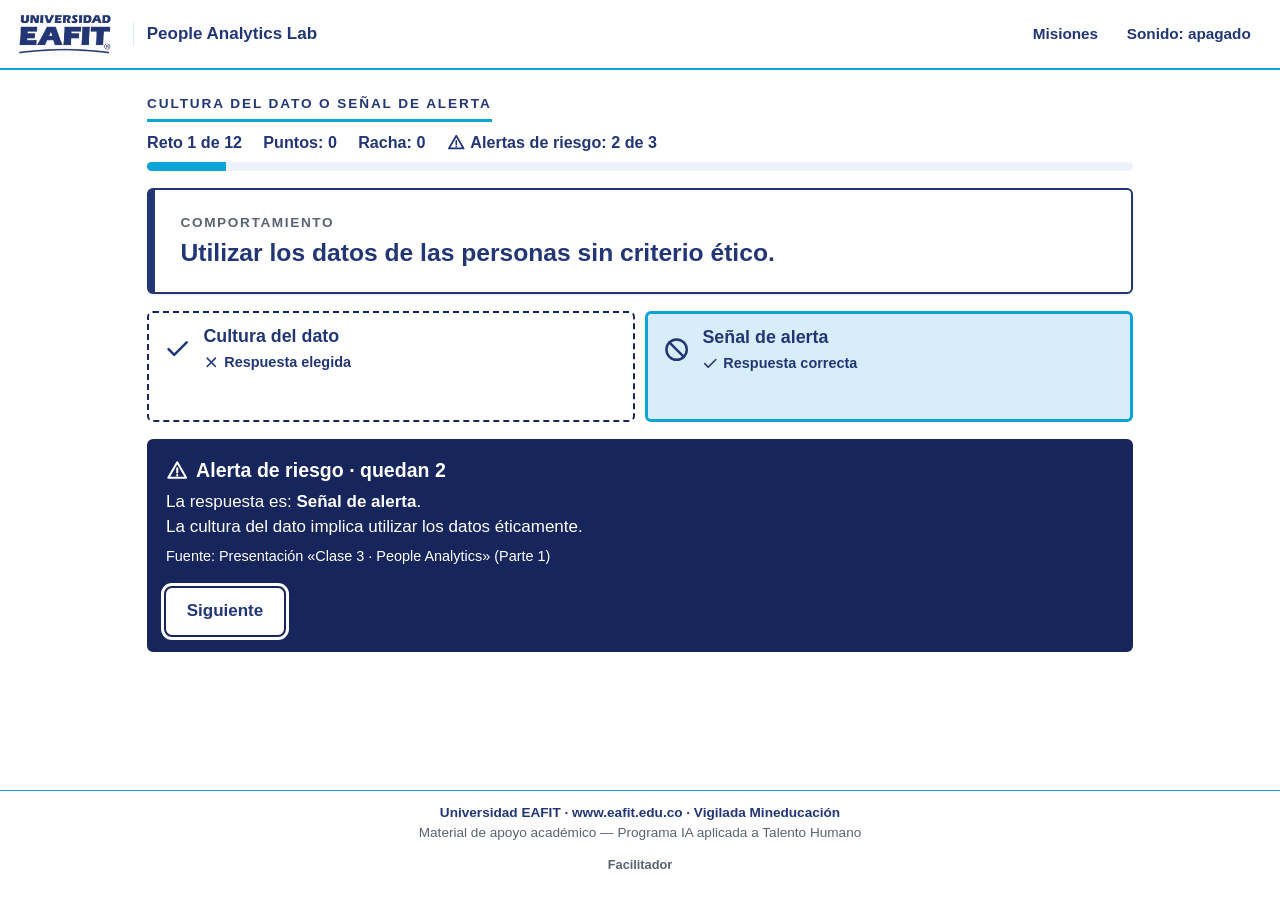
<file: capturas/F-mision2-alerta.html>
<!DOCTYPE html>
<html lang="es-CO">
<head>
  <meta charset="utf-8">
  <meta name="viewport" content="width=device-width, initial-scale=1">
  <title>EAFIT People Analytics Lab · IA aplicada a Talento Humano</title>
  <meta name="description" content="Juego de repaso de People Analytics: cultura del dato, niveles de madurez, habilidades clave y las nueve dimensiones. Material de apoyo académico.">
  <meta name="robots" content="noindex">
  <style>
/*
 * ESTILOS — EAFIT People Analytics Lab
 * Todos los colores y tipografías salen de brand/BRAND.md.
 * No agregues colores fuera de estos tokens.
 */

/* ---------- Tipografía (incluida localmente, licencia OFL) ---------- */
/* ---------- Tokens de marca (BRAND.md, sección 1) ---------- */
:root {
  --eafit-azul: #223675;
  --eafit-azul-profundo: #16265C;
  --eafit-cian: #0AA4D8;
  --eafit-gris-texto: #5A6273;
  --eafit-fondo-1: #EDF1F9;
  --eafit-fondo-2: #D7EEFA;
  --eafit-fondo-3: #F2F7FD;
  --eafit-borde: #DCE8F6;
  --eafit-blanco: #FFFFFF;

  --fuente: "Carlito", Calibri, Arial, sans-serif;
  --radio: 6px;
  --ancho: 60rem;
  --sombra: 0 1px 2px rgba(34, 54, 117, 0.12);
}

*, *::before, *::after { box-sizing: border-box; }

html { font-size: 106.25%; -webkit-text-size-adjust: 100%; }
html.proyector { font-size: 150%; }

body {
  margin: 0;
  min-height: 100vh;
  display: flex;
  flex-direction: column;
  font-family: var(--fuente);
  font-size: 1rem;
  line-height: 1.45;
  color: var(--eafit-azul);
  background: var(--eafit-blanco);
}

h1, h2, h3, p { margin: 0; }
h1 { font-size: 1.75rem; line-height: 1.15; }
h2 { font-size: 1.25rem; line-height: 1.2; }
img { max-width: 100%; height: auto; }

.solo-lectores {
  position: absolute; width: 1px; height: 1px; overflow: hidden;
  clip: rect(0 0 0 0); white-space: nowrap;
}

.salto {
  position: absolute; left: 0.5rem; top: -4rem; z-index: 10;
  background: var(--eafit-azul); color: var(--eafit-blanco);
  padding: 0.5rem 0.75rem; border-radius: var(--radio);
}
.salto:focus { top: 0.5rem; }

/* Foco visible en todo lo interactivo */
:focus-visible { outline: 3px solid var(--eafit-azul); outline-offset: 2px; }
.portada :focus-visible, .facilitador :focus-visible, .retro--alerta :focus-visible {
  outline-color: var(--eafit-blanco);
}
main:focus { outline: none; }

/* ---------- Cabecera y pie ---------- */
.cabecera {
  display: flex; align-items: center; justify-content: space-between; gap: 0.75rem;
  padding: 0.5rem 1rem;
  border-bottom: 2px solid var(--eafit-cian);
  background: var(--eafit-blanco);
}
.cabecera__marca { display: flex; align-items: center; gap: 0.75rem; min-width: 0; }
/* El logo no se deforma ni se recolorea; se deja aire a su alrededor. */
.cabecera__logo { height: 2.5rem; width: auto; margin: 0.25rem 0.5rem 0.25rem 0; }
.cabecera__nombre {
  font-weight: 700; font-size: 1rem; padding-left: 0.75rem;
  border-left: 1px solid var(--eafit-borde); white-space: nowrap;
}
.cabecera__acciones { display: flex; gap: 0.25rem; flex-wrap: wrap; justify-content: flex-end; }

main { flex: 1; width: 100%; }
.contenedor { max-width: var(--ancho); margin: 0 auto; padding: 1.25rem 1rem 2rem; }

.pie {
  border-top: 1px solid var(--eafit-cian);
  padding: 0.75rem 1rem 1rem;
  text-align: center;
  font-size: 0.8rem;
}
.pie__institucional { font-weight: 700; }
.pie__academico { color: var(--eafit-gris-texto); }

/* ---------- Botones ---------- */
.boton {
  font: inherit; font-weight: 700; cursor: pointer;
  min-height: 2.75rem; padding: 0.55rem 1.1rem;
  border-radius: var(--radio);
  border: 2px solid var(--eafit-azul);
  background: var(--eafit-azul); color: var(--eafit-blanco);
}
.boton:hover { background: var(--eafit-azul-profundo); border-color: var(--eafit-azul-profundo); }
.boton--secundario { background: var(--eafit-blanco); color: var(--eafit-azul); }
.boton--secundario:hover { background: var(--eafit-fondo-1); border-color: var(--eafit-azul); }
.boton--texto {
  background: transparent; color: var(--eafit-azul); border-color: transparent;
  padding: 0.4rem 0.6rem; font-size: 0.9rem;
}
.boton--texto:hover { background: var(--eafit-fondo-1); border-color: transparent; }
.boton--claro { background: var(--eafit-blanco); color: var(--eafit-azul); border-color: var(--eafit-blanco); }
.boton--claro:hover { background: var(--eafit-fondo-2); border-color: var(--eafit-fondo-2); }
.boton[disabled] { opacity: 0.55; cursor: not-allowed; }
.acciones { display: flex; flex-wrap: wrap; gap: 0.6rem; margin-top: 1.25rem; }

/* ---------- Antetítulo (BRAND.md, sección 5) ---------- */
.antetitulo {
  font-size: 0.8rem; font-weight: 700; letter-spacing: 0.14em; text-transform: uppercase;
  color: var(--eafit-azul);
  padding-bottom: 0.3rem; margin-bottom: 0.5rem;
  border-bottom: 3px solid var(--eafit-cian);
  display: inline-block;
}

/* ---------- Portada ---------- */
.portada { background: var(--eafit-azul); color: var(--eafit-blanco); }
.portada .contenedor { padding-top: 2rem; padding-bottom: 2rem; }
/* El archivo del logo trae fondo azul #223675: solo se usa sobre ese mismo azul. */
.portada__logo { width: 11rem; height: auto; display: block; margin-bottom: 2rem; }
.portada .antetitulo { color: var(--eafit-blanco); }
.portada h1 { font-size: 2.4rem; margin-bottom: 0.75rem; }
.portada__texto { max-width: 36rem; font-size: 1.1rem; }
.portada__firma {
  margin-top: 2rem; padding-top: 0.75rem; border-top: 1px solid var(--eafit-cian);
  font-weight: 700;
}
.datos { display: grid; gap: 0.75rem; grid-template-columns: 1fr; }
.dato { background: var(--eafit-fondo-1); border-radius: var(--radio); padding: 0.9rem 1rem; }
.dato strong { display: block; font-size: 1.1rem; }
.dato span { color: var(--eafit-gris-texto); }

/* ---------- Mapa de misiones ---------- */
.marcador { display: flex; flex-wrap: wrap; gap: 0.5rem 1.5rem; margin: 0.75rem 0 1.25rem; font-weight: 700; }
.lista-misiones { list-style: none; margin: 0; padding: 0; display: grid; gap: 0.75rem; grid-template-columns: 1fr; }
.mision {
  display: grid; grid-template-columns: auto 1fr; gap: 0.25rem 0.9rem; align-items: start;
  border: 1px solid var(--eafit-borde); border-radius: var(--radio);
  background: var(--eafit-fondo-3); padding: 1rem; box-shadow: var(--sombra);
}
.mision__numero {
  grid-row: span 3;
  width: 2.4rem; height: 2.4rem; border-radius: 50%;
  display: flex; align-items: center; justify-content: center;
  background: var(--eafit-azul); color: var(--eafit-blanco); font-weight: 700;
}
.mision__resumen { color: var(--eafit-gris-texto); }
.mision__estado { font-size: 0.9rem; font-weight: 700; display: flex; align-items: center; gap: 0.35rem; }
.mision__pie { grid-column: 2; display: flex; flex-wrap: wrap; align-items: center; justify-content: space-between; gap: 0.5rem; margin-top: 0.4rem; }
.mision--bloqueada { background: var(--eafit-blanco); }
.mision--bloqueada .mision__numero { background: var(--eafit-blanco); color: var(--eafit-azul); border: 2px solid var(--eafit-azul); }

.icono { width: 1.15em; height: 1.15em; flex: none; vertical-align: -0.18em; }

/* ---------- Presentación de la misión ---------- */
.intro__instruccion { font-size: 1.15rem; max-width: 40rem; margin: 0.75rem 0 1rem; }
.reglas { list-style: none; padding: 0; margin: 0; display: grid; gap: 0.5rem; max-width: 40rem; }
.reglas li { background: var(--eafit-fondo-1); border-radius: var(--radio); padding: 0.6rem 0.8rem; }

/* ---------- Estado de la partida ---------- */
.estado { display: flex; flex-wrap: wrap; align-items: center; gap: 0.4rem 1.25rem; font-weight: 700; font-size: 0.95rem; }
.estado__alertas { display: inline-flex; align-items: center; gap: 0.3rem; }
.progreso { height: 0.5rem; background: var(--eafit-fondo-1); border-radius: 1rem; overflow: hidden; margin: 0.5rem 0 1rem; }
.progreso__barra { height: 100%; background: var(--eafit-cian); transition: width 0.25s ease; }

/* ---------- Misión 1: tarjeta y destinos ---------- */
.tarjeta {
  background: var(--eafit-blanco);
  border: 2px solid var(--eafit-azul); border-left-width: 0.5rem;
  border-radius: var(--radio); box-shadow: var(--sombra);
  padding: 1rem 1.1rem; margin-bottom: 1rem;
  font-size: 1.2rem; font-weight: 700; line-height: 1.3;
  position: relative; z-index: 2;
}
.tarjeta__etiqueta { display: block; font-size: 0.8rem; letter-spacing: 0.12em; text-transform: uppercase; color: var(--eafit-gris-texto); margin-bottom: 0.3rem; }
.tarjeta--arrastrable { cursor: grab; touch-action: none; user-select: none; -webkit-user-select: none; }
.tarjeta--moviendo { cursor: grabbing; box-shadow: 0 8px 18px rgba(34, 54, 117, 0.25); }
.tarjeta--regresa { transition: transform 0.2s ease; }

.destinos { display: grid; gap: 0.6rem; grid-template-columns: 1fr; }
.destino {
  font: inherit; text-align: left; cursor: pointer; color: var(--eafit-azul);
  display: grid; grid-template-columns: auto 1fr auto; gap: 0.1rem 0.7rem; align-items: center;
  min-height: 3.75rem; padding: 0.65rem 0.9rem;
  background: var(--eafit-fondo-1);
  border: 2px solid var(--eafit-azul); border-radius: var(--radio);
}
.destino:hover, .destino--encima { background: var(--eafit-fondo-2); }
.destino--encima { outline: 3px solid var(--eafit-cian); outline-offset: 2px; }
.destino > .icono { grid-row: span 2; width: 1.6rem; height: 1.6rem; }
.destino__texto { font-weight: 700; font-size: 1.05rem; }
.destino__ayuda { grid-column: 2; font-size: 0.85rem; color: var(--eafit-gris-texto); }
.destino__tecla {
  grid-row: 1 / span 2; grid-column: 3;
  border: 1px solid var(--eafit-azul); border-radius: 4px; padding: 0 0.4rem; font-size: 0.8rem; font-weight: 700;
}
.destino[disabled] { cursor: default; opacity: 1; }
.destino--apagado { background: var(--eafit-blanco); border-color: var(--eafit-borde); color: var(--eafit-gris-texto); }
.destino--era { background: var(--eafit-fondo-2); border-color: var(--eafit-cian); border-width: 3px; }
.destino--elegido-mal { background: var(--eafit-blanco); border-style: dashed; border-color: var(--eafit-azul-profundo); }
.destino__marca { grid-column: 2; font-size: 0.85rem; font-weight: 700; display: flex; align-items: center; gap: 0.25rem; }
.ayuda-teclado { margin-top: 0.6rem; font-size: 0.85rem; color: var(--eafit-gris-texto); }

/* ---------- Retroalimentación (BRAND.md, sección 7: pendiente de validación) ---------- */
.retro { margin-top: 1rem; padding: 0.9rem 1rem; border-radius: var(--radio); }
.retro__titulo { display: flex; align-items: center; gap: 0.45rem; font-size: 1.15rem; font-weight: 700; margin-bottom: 0.35rem; }
.retro__fuente { font-size: 0.85rem; margin-top: 0.35rem; }
.retro--ok { background: var(--eafit-fondo-2); border: 2px solid var(--eafit-cian); border-left-width: 0.5rem; }
.retro--mal { background: var(--eafit-blanco); border: 2px dashed var(--eafit-azul-profundo); color: var(--eafit-azul-profundo); }
.retro--alerta { background: var(--eafit-azul-profundo); color: var(--eafit-blanco); border: 2px solid var(--eafit-azul-profundo); }
.retro--mal .retro__fuente { color: var(--eafit-gris-texto); }

/* ---------- Resumen y repaso ---------- */
.insignia {
  display: flex; align-items: center; gap: 0.9rem;
  background: var(--eafit-azul); color: var(--eafit-blanco);
  border-radius: var(--radio); padding: 1rem; margin: 1rem 0;
}
.insignia .icono { width: 2.6rem; height: 2.6rem; }
.insignia--pendiente { background: var(--eafit-blanco); color: var(--eafit-azul); border: 2px dashed var(--eafit-azul); }
.insignia__nombre { font-size: 1.25rem; font-weight: 700; display: block; }
.cifras { display: grid; grid-template-columns: repeat(2, 1fr); gap: 0.6rem; }
.cifra { background: var(--eafit-fondo-1); border-radius: var(--radio); padding: 0.75rem; }
.cifra strong { display: block; font-size: 1.6rem; line-height: 1.1; }
.cifra span { font-size: 0.9rem; color: var(--eafit-gris-texto); }

.repaso { list-style: none; margin: 1rem 0 0; padding: 0; display: grid; gap: 0.75rem; }
.repaso li { border: 1px solid var(--eafit-borde); border-left: 0.4rem solid var(--eafit-cian); border-radius: var(--radio); padding: 0.8rem 1rem; background: var(--eafit-fondo-3); }
.repaso__enunciado { font-weight: 700; }
.repaso__fuente { font-size: 0.85rem; color: var(--eafit-gris-texto); }

/* ---------- Configuración de la sala ---------- */
.campos { display: grid; gap: 0.75rem; grid-template-columns: 1fr; margin-top: 1rem; max-width: 44rem; }
.campo { display: grid; gap: 0.25rem; font-weight: 700; }
.campo input {
  font: inherit; color: var(--eafit-azul); background: var(--eafit-blanco);
  border: 2px solid var(--eafit-azul); border-radius: var(--radio);
  min-height: 2.75rem; padding: 0.4rem 0.7rem; width: 100%;
}
.nota { font-size: 0.9rem; color: var(--eafit-gris-texto); margin-top: 0.6rem; }
.boton--contorno { background: transparent; color: var(--eafit-blanco); border-color: var(--eafit-blanco); }
.boton--contorno:hover { background: var(--eafit-azul-profundo); border-color: var(--eafit-blanco); }
.boton--chico { min-height: 2.4rem; padding: 0.3rem 0.8rem; font-size: 0.9rem; }
.boton--icono { min-height: 2.75rem; min-width: 2.75rem; padding: 0.3rem; display: inline-flex; align-items: center; justify-content: center; }

/* ---------- Opciones de respuesta ---------- */
.pregunta { font-size: 1.25rem; font-weight: 700; line-height: 1.3; margin: 0.25rem 0 0.9rem; }
.opciones { display: grid; gap: 0.6rem; grid-template-columns: 1fr; }
.opcion {
  font: inherit; text-align: left; cursor: pointer; color: var(--eafit-azul);
  display: grid; grid-template-columns: auto 1fr; gap: 0.1rem 0.7rem; align-items: center;
  min-height: 3.25rem; padding: 0.6rem 0.9rem;
  background: var(--eafit-fondo-1);
  border: 2px solid var(--eafit-azul); border-radius: var(--radio);
}
.opcion:hover { background: var(--eafit-fondo-2); }
.opcion__texto { font-weight: 700; grid-column: 2; }
.opcion__ayuda { grid-column: 2; font-size: 0.9rem; color: var(--eafit-gris-texto); }
.opcion__tecla, .opcion__casilla {
  grid-row: span 2; width: 1.7rem; height: 1.7rem; display: flex; align-items: center; justify-content: center;
  border: 2px solid var(--eafit-azul); border-radius: 4px; font-size: 0.85rem; font-weight: 700; background: var(--eafit-blanco);
}
.opcion__casilla .icono { visibility: hidden; }
.opcion--marcada { background: var(--eafit-fondo-2); border-width: 3px; }
.opcion--marcada .opcion__casilla { background: var(--eafit-azul); color: var(--eafit-blanco); }
.opcion--marcada .opcion__casilla .icono, .opcion--era .opcion__casilla .icono { visibility: visible; }
.opcion__marca { grid-column: 2; font-size: 0.85rem; font-weight: 700; display: flex; align-items: center; gap: 0.25rem; }
.opcion[disabled] { cursor: default; opacity: 1; }
.opcion--apagada { background: var(--eafit-blanco); border-color: var(--eafit-borde); color: var(--eafit-gris-texto); }
.opcion--apagada .opcion__tecla, .opcion--apagada .opcion__casilla { border-color: var(--eafit-borde); }
.opcion--era { background: var(--eafit-fondo-2); border-color: var(--eafit-cian); border-width: 3px; }
.opcion--elegido-mal { background: var(--eafit-blanco); border-style: dashed; border-color: var(--eafit-azul-profundo); }
.opciones--fila .opcion { grid-template-columns: 1fr; }
.opciones--fila .opcion__texto, .opciones--fila .opcion__ayuda { grid-column: 1; }

.ficha { display: flex; align-items: center; gap: 0.4rem; flex-wrap: wrap; background: var(--eafit-azul); color: var(--eafit-blanco); border-radius: var(--radio); padding: 0.5rem 0.8rem; margin-bottom: 0.75rem; }
.pista { background: var(--eafit-fondo-2); border-left: 0.4rem solid var(--eafit-cian); border-radius: var(--radio); padding: 0.6rem 0.8rem; margin-top: 0.75rem; }

/* ---------- Simulador de chat (misión 4) ---------- */
.chat { display: grid; gap: 0.5rem; margin-bottom: 1rem; }
.burbuja { max-width: 88%; padding: 0.65rem 0.9rem; border-radius: var(--radio); }
.burbuja__quien { display: block; font-size: 0.75rem; font-weight: 700; letter-spacing: 0.1em; text-transform: uppercase; margin-bottom: 0.15rem; }
.burbuja--usuario { justify-self: end; background: var(--eafit-fondo-1); border: 1px solid var(--eafit-borde); }
.burbuja--agente { justify-self: start; background: var(--eafit-blanco); border: 2px solid var(--eafit-azul); border-left-width: 0.4rem; }
.chat .nota { margin-top: 0; font-style: italic; }

/* ---------- Ordenar pasos ---------- */
.pasos { list-style: none; margin: 0; padding: 0; display: grid; gap: 0.5rem; }
.paso {
  display: grid; grid-template-columns: auto 1fr auto; gap: 0.6rem; align-items: center;
  background: var(--eafit-fondo-1); border: 2px solid var(--eafit-azul); border-radius: var(--radio); padding: 0.5rem 0.7rem;
}
.paso__numero { width: 1.8rem; height: 1.8rem; border-radius: 50%; background: var(--eafit-azul); color: var(--eafit-blanco); display: flex; align-items: center; justify-content: center; font-weight: 700; font-size: 0.9rem; }
.paso__texto { font-weight: 700; }
.paso__botones { display: flex; gap: 0.35rem; }
.paso--bien { background: var(--eafit-fondo-2); border-color: var(--eafit-cian); border-width: 3px; }
.paso--mal { background: var(--eafit-blanco); border-style: dashed; border-color: var(--eafit-azul-profundo); }

/* ---------- Equipos, turnos y tabla de posiciones ---------- */
.turnos { display: grid; gap: 0.5rem; grid-template-columns: repeat(auto-fit, minmax(7rem, 1fr)); margin-bottom: 0.75rem; }
.turno { display: grid; padding: 0.45rem 0.7rem; border: 1px solid var(--eafit-borde); border-radius: var(--radio); background: var(--eafit-blanco); color: var(--eafit-gris-texto); font-size: 0.9rem; }
.turno strong { color: var(--eafit-azul); font-size: 1rem; }
.turno--activo { background: var(--eafit-azul); border-color: var(--eafit-azul); color: var(--eafit-blanco); }
.turno--activo strong { color: var(--eafit-blanco); font-size: 1.15rem; }
.turno__etiqueta { font-size: 0.72rem; font-weight: 700; letter-spacing: 0.12em; text-transform: uppercase; }
.tabla { width: 100%; max-width: 34rem; border-collapse: collapse; margin: 0.5rem 0 1.25rem; }
.tabla caption { text-align: left; font-weight: 700; font-size: 1.1rem; padding-bottom: 0.35rem; }
.tabla th, .tabla td { text-align: left; padding: 0.45rem 0.7rem; border-bottom: 1px solid var(--eafit-borde); }
.tabla tr:first-child th, .tabla tr:first-child td { background: var(--eafit-fondo-2); font-weight: 700; }
.tabla td:last-child { text-align: right; white-space: nowrap; }

/* ---------- Reloj y comodines (reto final) ---------- */
.comodines { display: flex; flex-wrap: wrap; align-items: center; gap: 0.5rem; margin-bottom: 0.9rem; }
.reloj { display: flex; align-items: center; gap: 0.4rem; font-weight: 700; font-size: 1.15rem; flex: 1 1 12rem; }
.reloj__pista { flex: 1; height: 0.5rem; background: var(--eafit-fondo-1); border-radius: 1rem; overflow: hidden; min-width: 4rem; }
.reloj__barra { display: block; height: 100%; background: var(--eafit-azul); transition: width 0.9s linear; }

/* ---------- Avisos y resultados finales ---------- */
.aviso { display: flex; align-items: center; gap: 0.45rem; flex-wrap: wrap; background: var(--eafit-fondo-2); border: 2px solid var(--eafit-cian); border-radius: var(--radio); padding: 0.6rem 0.8rem; margin-bottom: 1rem; }
.aviso--pendiente { background: var(--eafit-blanco); border: 2px dashed var(--eafit-azul); }
.logros { list-style: none; margin: 0.5rem 0 1.25rem; padding: 0; display: grid; gap: 0.5rem; grid-template-columns: 1fr; }
.logro { display: flex; align-items: center; gap: 0.7rem; background: var(--eafit-azul); color: var(--eafit-blanco); border-radius: var(--radio); padding: 0.6rem 0.8rem; }
.logro .icono { width: 1.8rem; height: 1.8rem; }
.logro span span { display: block; font-size: 0.85rem; }
.logro strong { display: block; }
.logro--pendiente { background: var(--eafit-blanco); color: var(--eafit-azul); border: 2px dashed var(--eafit-azul); }
.dos-columnas { display: grid; gap: 1rem; grid-template-columns: 1fr; }
.conceptos { margin: 0.4rem 0 0; padding-left: 1.2rem; display: grid; gap: 0.3rem; }
.cierre { margin-top: 1.25rem; padding: 0.9rem 1rem; background: var(--eafit-azul); color: var(--eafit-blanco); border-radius: var(--radio); font-size: 1.15rem; font-weight: 700; }
.firma { margin-top: 1.25rem; padding-top: 0.6rem; border-top: 1px solid var(--eafit-cian); font-weight: 700; }
.pie__facilitador { font-size: 0.75rem; min-height: 2rem; color: var(--eafit-gris-texto); margin-top: 0.25rem; }

/* ---------- Modo facilitador ---------- */
.facilitador {
  background: var(--eafit-azul-profundo); color: var(--eafit-blanco);
  padding: 0.4rem 1rem; display: flex; flex-wrap: wrap; align-items: center; gap: 0.5rem;
  font-size: 0.9rem;
}
.facilitador[hidden] { display: none; }
.facilitador strong { margin-right: 0.5rem; }
.facilitador .boton { min-height: 2.2rem; padding: 0.25rem 0.7rem; font-size: 0.85rem; }
.clave { margin-top: 0.75rem; padding: 0.6rem 0.8rem; background: var(--eafit-azul-profundo); color: var(--eafit-blanco); border-radius: var(--radio); }

/* ---------- Pantallas anchas y proyector ---------- */
@media (min-width: 40rem) {
  h1 { font-size: 2.1rem; }
  .portada h1 { font-size: 3.2rem; }
  .portada .contenedor { padding-top: 3rem; padding-bottom: 3rem; }
  .datos { grid-template-columns: repeat(3, 1fr); }
  .lista-misiones { grid-template-columns: repeat(2, 1fr); }
  .destinos { grid-template-columns: repeat(3, 1fr); }
  .destino { grid-template-columns: auto 1fr; align-content: start; min-height: 6.5rem; }
  .destino__tecla { grid-row: auto; grid-column: 2; justify-self: start; margin-top: 0.3rem; }
  .tarjeta { font-size: 1.45rem; padding: 1.4rem 1.5rem; }
  .cifras { grid-template-columns: repeat(4, 1fr); }
  .destinos--2 { grid-template-columns: repeat(2, 1fr); }
  .destinos--4 { grid-template-columns: repeat(4, 1fr); }
  .destinos--4 .destino { grid-template-columns: 1fr; min-height: 5rem; }
  .destinos--4 .destino > .icono { display: none; }
  .destinos--4 .destino__tecla, .destinos--4 .destino__marca { grid-column: 1; }
  .destinos--5 { grid-template-columns: repeat(5, 1fr); }
  .destinos--5 .destino { min-height: 5rem; grid-template-columns: 1fr; }
  .destinos--5 .destino > .icono { display: none; }
  .destinos--5 .destino__tecla { grid-column: 1; }
  .destinos--5 .destino__marca { grid-column: 1; }
  .opciones--fila { grid-template-columns: repeat(3, 1fr); }
  .campos { grid-template-columns: repeat(3, 1fr); }
  .logros { grid-template-columns: repeat(2, 1fr); }
  .dos-columnas { grid-template-columns: repeat(2, 1fr); }
  .pregunta { font-size: 1.45rem; }
}
@media (min-width: 100rem) {
  html { font-size: 137.5%; }
  html.proyector { font-size: 162.5%; }
}

/* Sin animaciones para quien las desactiva en su sistema */
@media (prefers-reduced-motion: reduce) {
  *, *::before, *::after { transition: none !important; animation: none !important; }
}

/* Alto contraste del sistema (Windows) */
@media (forced-colors: active) {
  .boton, .destino, .tarjeta, .retro, .insignia { border: 2px solid; }
}

</style>
</head>
<body>
  <a class="salto" href="#contenido">Saltar al contenido</a>

  <header class="cabecera">
    <div class="cabecera__marca">
      <img class="cabecera__logo" src="[data-uri]" width="731" height="328" alt="Universidad EAFIT">
      <span class="cabecera__nombre">People Analytics Lab</span>
    </div>
    <nav class="cabecera__acciones" aria-label="Opciones del juego">
      <button type="button" class="boton boton--texto" id="btn-misiones">Misiones</button>
      <button type="button" class="boton boton--texto" id="btn-sonido" aria-pressed="false">Sonido: apagado</button>
    </nav>
  </header>

  <div id="barra-facilitador" class="facilitador" hidden></div>

  <main id="contenido" tabindex="-1"></main>

  <footer class="pie">
    <p class="pie__institucional">Universidad EAFIT · www.eafit.edu.co · Vigilada Mineducación</p>
    <p class="pie__academico">Material de apoyo académico — Programa IA aplicada a Talento Humano</p>
    <button type="button" class="boton boton--texto pie__facilitador" id="btn-facilitador">Facilitador</button>
  </footer>

  <div id="vivo" class="solo-lectores" aria-live="polite"></div>

  <noscript><p style="padding:1rem">Este juego necesita JavaScript activado en el navegador.</p></noscript>

  <script>window.AA_DEMO="m2:alerta";</script>
<script>
/*
 * BANCO DE PREGUNTAS — EAFIT People Analytics Lab
 * ------------------------------------------------------------------
 * Este archivo se puede editar sin tocar la lógica del juego.
 * Es un archivo .js (y no .json) para que el juego abra con doble clic
 * en index.html, sin servidor.
 *
 * Cada ítem tiene:
 *   id          identificador único (no lo repitas)
 *   mision      m1 … m6
 *   concepto    A … G (ver CONTENIDO.md)
 *   tipo        "clasificar" | "opcion" | "multi" | "ordenar"
 *   enunciado   lo que lee el jugador
 *   opciones    lista de { id, texto } (en "clasificar" se usan las
 *               categorías de la misión y este campo no va)
 *   correcta    id de la opción correcta
 *               ("multi": lista de ids · "ordenar": lista de ids en orden)
 *   explicacion 1–2 frases que se muestran después de responder
 *   fuente      documento de la clase del que sale
 *   critico     (opcional) true = fallarlo cuesta una "alerta de riesgo"
 *   pista       (solo reto final) texto del comodín «Pista del facilitador»
 *
 * Después de editar, ejecuta:  node tools/validar.js
 * Los casos marcados como ficticios son inventados para el juego.
 */
(function (raiz) {
  "use strict";

  var PPT = "Presentación «Clase 3 · People Analytics» (Parte 1)";
  var NUEVE = "Lectura «Nine Dimensions for Excellence in People Analytics» (Insight222)";
  var SIS = "Lectura «People Analytics, Evolved: A Systemic Approach» (Josh Bersin Company)";
  var FICT = " · caso ficticio para el juego";

  var SI_NO = [
    { id: "si", texto: "Verdadero" },
    { id: "no", texto: "Falso" }
  ];

  /* Textos generales del juego */
  var juego = {
    nombre: "EAFIT People Analytics Lab",
    antetitulo: "IA aplicada a Talento Humano · People Analytics",
    portada: "Eres analista en formación en el Laboratorio de People Analytics. Supera cinco misiones y un reto final para repasar lo que vimos en clase: de la intuición al análisis estratégico.",
    lugar: "Laboratorio de People Analytics",
    ejemploCritico: "como usar los datos para culpar o descuidar la privacidad",
    cierre: "Los datos no reemplazan el criterio: las decisiones sobre personas se toman desde la evidencia y la responsabilidad."
  };

  var misiones = [
    {
      id: "m1",
      titulo: "¿En qué nivel estamos?",
      resumen: "Ubica cada pista en uno de los 4 niveles de madurez analítica.",
      instruccion: "Lee la pista y decide a cuál de los cuatro niveles de madurez analítica corresponde: reporting, descriptivo, estratégico o sistémico. Toca un nivel o arrastra la tarjeta.",
      insignia: "Radar de madurez",
      etiqueta: "Pista",
      seleccion: { porCategoria: 3 },
      categorias: [
        { id: "n1", texto: "1 · Reporting" },
        { id: "n2", texto: "2 · Descriptivo" },
        { id: "n3", texto: "3 · Estratégico" },
        { id: "n4", texto: "4 · Sistémico" }
      ]
    },
    {
      id: "m2",
      titulo: "Cultura del dato o señal de alerta",
      resumen: "Distingue las prácticas que construyen cultura del dato.",
      instruccion: "Lee cada comportamiento y decide si construye cultura del dato en Talento Humano o si es una señal de alerta. Toca una opción o arrastra la tarjeta.",
      insignia: "Guardián de la cultura del dato",
      etiqueta: "Comportamiento",
      seleccion: { porCategoria: 6 },
      categorias: [
        { id: "practica", texto: "Cultura del dato", icono: "visto", ayuda: "Evidencia y responsabilidad" },
        { id: "alerta", texto: "Señal de alerta", icono: "alto", ayuda: "Intuición, jerarquía, urgencia o mal uso" }
      ]
    },
    {
      id: "m3",
      titulo: "El equipo ideal",
      resumen: "Asigna cada habilidad a su área de conocimiento.",
      instruccion: "Un equipo de People Analytics combina varias áreas de conocimiento. Lee cada habilidad y ubícala en su área: ciencia de datos, consultoría o ciencias del comportamiento.",
      insignia: "Arquitecto de equipos",
      etiqueta: "Habilidad",
      seleccion: { porCategoria: 4 },
      categorias: [
        { id: "datos", texto: "Ciencia de datos" },
        { id: "consultoria", texto: "Consultoría" },
        { id: "comportamiento", texto: "Ciencias del comportamiento" }
      ]
    },
    {
      id: "m4",
      titulo: "Las nueve dimensiones",
      resumen: "Fundamentos, recursos y valor: el modelo de Insight222.",
      instruccion: "El modelo de las nueve dimensiones las agrupa en tres categorías: fundamentos, recursos y valor. Ubica cada dimensión en su categoría y responde las preguntas sobre el modelo.",
      insignia: "Navegante de las nueve dimensiones",
      etiqueta: "Dimensión",
      seleccion: { cantidad: 12 },
      categorias: [
        { id: "fundamentos", texto: "Fundamentos" },
        { id: "recursos", texto: "Recursos" },
        { id: "valor", texto: "Valor" }
      ]
    },
    {
      id: "m5",
      titulo: "De la intuición a la evidencia",
      resumen: "Qué es People Analytics, el caso de Juan y el enfoque sistémico.",
      instruccion: "Responde las preguntas sobre qué es People Analytics, el caso de Juan y el enfoque sistémico. Algunas piden marcar varias opciones u ordenar pasos.",
      insignia: "De la intuición a la evidencia",
      seleccion: { cantidad: 10 }
    },
    {
      id: "m6",
      titulo: "Sala de decisiones",
      resumen: "10 preguntas relámpago contra el reloj, con comodines.",
      instruccion: "Preguntas relámpago mezcladas de todas las misiones, con reloj. Hay dos comodines para toda la partida: un 50/50 y una pista del facilitador.",
      insignia: "Analista graduado",
      seleccion: { cantidad: 10 },
      segundos: 25
    }
  ];

  var items = [
    /* ============ MISIÓN 1 · ¿En qué nivel estamos? (C) ============ */
    { id: "m1-01", mision: "m1", concepto: "C", tipo: "clasificar",
      enunciado: "Responde la pregunta: «¿Qué pasó?»",
      correcta: "n1",
      explicacion: "El nivel 1, reporting, es reactivo: responde «¿qué pasó?».",
      fuente: PPT },
    { id: "m1-02", mision: "m1", concepto: "C", tipo: "clasificar",
      enunciado: "En la tabla de la clase, este nivel se llama «Reactivo».",
      correcta: "n1",
      explicacion: "El nivel 1, reporting, es el reactivo.",
      fuente: PPT },
    { id: "m1-03", mision: "m1", concepto: "C", tipo: "clasificar",
      enunciado: "Según la clase, aquí está entre el 70 y el 80 % de las empresas de Latinoamérica.",
      correcta: "n1",
      explicacion: "La mayoría de las empresas de la región está en el nivel 1, reporting.",
      fuente: PPT },
    { id: "m1-04", mision: "m1", concepto: "C", tipo: "clasificar",
      enunciado: "Talento Humano entrega el número de retiros del mes pasado cuando alguien lo pide.",
      correcta: "n1",
      explicacion: "Contar lo que ya ocurrió, y solo cuando lo piden, es reporting: «¿qué pasó?».",
      fuente: PPT + FICT },
    { id: "m1-05", mision: "m1", concepto: "C", tipo: "clasificar",
      enunciado: "Responde la pregunta: «¿Cómo estamos?»",
      correcta: "n2",
      explicacion: "El nivel 2, descriptivo, responde «¿cómo estamos?».",
      fuente: PPT },
    { id: "m1-06", mision: "m1", concepto: "C", tipo: "clasificar",
      enunciado: "En la tabla de la clase, este nivel se llama «Dashboards».",
      correcta: "n2",
      explicacion: "El nivel 2, descriptivo, es el de los dashboards o tableros.",
      fuente: PPT },
    { id: "m1-07", mision: "m1", concepto: "C", tipo: "clasificar",
      enunciado: "Aquí vive la «trampa del dashboard».",
      correcta: "n2",
      explicacion: "La «trampa del dashboard» es quedarse en el nivel 2: mostrar cómo estamos sin llegar al porqué.",
      fuente: PPT },
    { id: "m1-08", mision: "m1", concepto: "C", tipo: "clasificar",
      enunciado: "El área tiene un tablero con la rotación por sede, pero nadie explica por qué cambia.",
      correcta: "n2",
      explicacion: "Un tablero que muestra el estado actual, sin explicar causas, es el nivel descriptivo.",
      fuente: PPT + FICT },
    { id: "m1-09", mision: "m1", concepto: "C", tipo: "clasificar",
      enunciado: "Responde la pregunta: «¿Por qué pasa y qué podemos hacer?»",
      correcta: "n3",
      explicacion: "El nivel 3, estratégico, responde «¿por qué pasa y qué podemos hacer?».",
      fuente: PPT },
    { id: "m1-10", mision: "m1", concepto: "C", tipo: "clasificar",
      enunciado: "En la tabla de la clase, este nivel se llama «Proactivo».",
      correcta: "n3",
      explicacion: "El nivel 3, estratégico, es el proactivo.",
      fuente: PPT },
    { id: "m1-11", mision: "m1", concepto: "C", tipo: "clasificar",
      enunciado: "Es la meta realista para los próximos 12 a 18 meses.",
      correcta: "n3",
      explicacion: "Llegar al nivel 3, estratégico, es la meta realista a 12–18 meses.",
      fuente: PPT },
    { id: "m1-12", mision: "m1", concepto: "C", tipo: "clasificar",
      enunciado: "El equipo analiza por qué renuncian más personas en una sede y propone acciones.",
      correcta: "n3",
      explicacion: "Buscar las causas y proponer qué hacer es el nivel estratégico.",
      fuente: PPT + FICT },
    { id: "m1-13", mision: "m1", concepto: "C", tipo: "clasificar",
      enunciado: "Responde la pregunta: «¿Qué va a pasar y qué debo decidir ahora?»",
      correcta: "n4",
      explicacion: "El nivel 4, sistémico, responde «¿qué va a pasar y qué debo decidir ahora?».",
      fuente: PPT },
    { id: "m1-14", mision: "m1", concepto: "C", tipo: "clasificar",
      enunciado: "En la tabla de la clase, este nivel se llama «Predictivo».",
      correcta: "n4",
      explicacion: "El nivel 4, sistémico, es el predictivo.",
      fuente: PPT },
    { id: "m1-15", mision: "m1", concepto: "C", tipo: "clasificar",
      enunciado: "La clase lo describe como «la ventaja competitiva real».",
      correcta: "n4",
      explicacion: "El nivel 4, sistémico, es la ventaja competitiva real.",
      fuente: PPT },
    { id: "m1-16", mision: "m1", concepto: "C", tipo: "clasificar",
      enunciado: "El equipo anticipa qué perfiles tienen mayor probabilidad de renunciar y decide hoy qué hacer.",
      correcta: "n4",
      explicacion: "Anticipar lo que va a pasar para decidir ahora es el nivel sistémico, predictivo.",
      fuente: PPT + FICT },

    /* ============ MISIÓN 2 · Cultura del dato o señal de alerta (B, G) ============ */
    { id: "m2-01", mision: "m2", concepto: "B", tipo: "clasificar",
      enunciado: "Hacer preguntas basadas en evidencia.",
      correcta: "practica",
      explicacion: "Es una de las cinco prácticas de la cultura del dato vistas en clase.",
      fuente: PPT },
    { id: "m2-02", mision: "m2", concepto: "B", tipo: "clasificar",
      enunciado: "Compartir los datos y los resultados de forma transparente.",
      correcta: "practica",
      explicacion: "La transparencia con los datos y los resultados es una práctica de la cultura del dato.",
      fuente: PPT },
    { id: "m2-03", mision: "m2", concepto: "B", tipo: "clasificar",
      enunciado: "Entrenar al equipo para interpretar e intervenir con base en datos.",
      correcta: "practica",
      explicacion: "La cultura del dato implica que todos sepan interpretar los datos con criterio.",
      fuente: PPT },
    { id: "m2-04", mision: "m2", concepto: "G", tipo: "clasificar",
      enunciado: "Usar los datos para aprender.",
      correcta: "practica",
      explicacion: "«No uses los datos para culpar, sino para aprender.»",
      fuente: PPT },
    { id: "m2-05", mision: "m2", concepto: "G", tipo: "clasificar",
      enunciado: "Cuidar la privacidad y la integridad de la información.",
      correcta: "practica",
      explicacion: "Cuidar la privacidad y la integridad de la información es una de las cinco prácticas.",
      fuente: PPT },
    { id: "m2-06", mision: "m2", concepto: "B", tipo: "clasificar",
      enunciado: "Tomar las decisiones sobre personas desde la evidencia y la responsabilidad.",
      correcta: "practica",
      explicacion: "En Talento Humano, la cultura del dato significa decidir desde la evidencia y la responsabilidad.",
      fuente: PPT },
    { id: "m2-07", mision: "m2", concepto: "B", tipo: "clasificar",
      enunciado: "Que líderes, analistas y gestores comprendan el valor de los datos y sepan interpretarlos con criterio.",
      correcta: "practica",
      explicacion: "La cultura del dato implica a todos: líderes, analistas y gestores.",
      fuente: PPT },
    { id: "m2-08", mision: "m2", concepto: "B", tipo: "clasificar",
      enunciado: "Actuar con base en los datos para mejorar el bienestar, el desempeño y el desarrollo de las personas.",
      correcta: "practica",
      explicacion: "El propósito de la cultura del dato es mejorar el bienestar, el desempeño y el desarrollo de las personas.",
      fuente: PPT },
    { id: "m2-09", mision: "m2", concepto: "G", tipo: "clasificar", critico: true,
      enunciado: "Usar los datos para culpar a una persona o a un equipo.",
      correcta: "alerta",
      explicacion: "Los datos no se usan para culpar, sino para aprender.",
      fuente: PPT },
    { id: "m2-10", mision: "m2", concepto: "G", tipo: "clasificar", critico: true,
      enunciado: "Descuidar la privacidad de la información de las personas.",
      correcta: "alerta",
      explicacion: "La cultura del dato exige cuidar la privacidad y la integridad de la información.",
      fuente: PPT },
    { id: "m2-11", mision: "m2", concepto: "G", tipo: "clasificar", critico: true,
      enunciado: "Utilizar los datos de las personas sin criterio ético.",
      correcta: "alerta",
      explicacion: "La cultura del dato implica utilizar los datos éticamente.",
      fuente: PPT },
    { id: "m2-12", mision: "m2", concepto: "B", tipo: "clasificar",
      enunciado: "Decidir sobre las personas solo desde la intuición.",
      correcta: "alerta",
      explicacion: "Con cultura del dato, las decisiones sobre personas no se toman solo desde la intuición.",
      fuente: PPT },
    { id: "m2-13", mision: "m2", concepto: "B", tipo: "clasificar",
      enunciado: "Decidir según quién tiene más jerarquía, sin mirar la evidencia.",
      correcta: "alerta",
      explicacion: "Con cultura del dato, la jerarquía no reemplaza la evidencia.",
      fuente: PPT },
    { id: "m2-14", mision: "m2", concepto: "B", tipo: "clasificar",
      enunciado: "Decidir por la urgencia del momento, sin evidencia.",
      correcta: "alerta",
      explicacion: "Con cultura del dato, la urgencia no reemplaza la evidencia.",
      fuente: PPT },
    { id: "m2-15", mision: "m2", concepto: "B", tipo: "clasificar",
      enunciado: "Sacar los datos sobre las personas solo cuando hay que justificar algo.",
      correcta: "alerta",
      explicacion: "La pregunta de la clase: ¿los datos se usan para aprender y decidir mejor, o solo aparecen cuando hay que justificar algo?",
      fuente: PPT },
    { id: "m2-16", mision: "m2", concepto: "B", tipo: "clasificar",
      enunciado: "Guardarse los datos y los resultados para que nadie más los vea.",
      correcta: "alerta",
      explicacion: "La cultura del dato pide compartir los datos y los resultados de forma transparente.",
      fuente: PPT },

    /* ============ MISIÓN 3 · El equipo ideal (D) ============ */
    { id: "m3-01", mision: "m3", concepto: "D", tipo: "clasificar",
      enunciado: "Programación: lenguajes como Python, R o SQL para analizar datos.",
      correcta: "datos",
      explicacion: "La programación para analizar datos es una habilidad de la ciencia de datos.",
      fuente: PPT },
    { id: "m3-02", mision: "m3", concepto: "D", tipo: "clasificar",
      enunciado: "Estadística: probabilidad, inferencia, regresiones y pruebas de hipótesis.",
      correcta: "datos",
      explicacion: "La estadística es una habilidad de la ciencia de datos.",
      fuente: PPT },
    { id: "m3-03", mision: "m3", concepto: "D", tipo: "clasificar",
      enunciado: "Aprendizaje automático: modelos de aprendizaje supervisado y no supervisado.",
      correcta: "datos",
      explicacion: "Comprender y aplicar modelos de aprendizaje automático es ciencia de datos.",
      fuente: PPT },
    { id: "m3-04", mision: "m3", concepto: "D", tipo: "clasificar",
      enunciado: "Visualización de datos: presentar los datos de manera fácilmente comprensible.",
      correcta: "datos",
      explicacion: "La visualización de datos hace parte de la ciencia de datos.",
      fuente: PPT },
    { id: "m3-05", mision: "m3", concepto: "D", tipo: "clasificar",
      enunciado: "Limpieza y manipulación de datos: limpiar, transformar y preparar conjuntos de datos.",
      correcta: "datos",
      explicacion: "Preparar los datos para el análisis es una habilidad de la ciencia de datos.",
      fuente: PPT },
    { id: "m3-06", mision: "m3", concepto: "D", tipo: "clasificar",
      enunciado: "Comunicación: explicar conceptos complejos a personas no técnicas y construir relaciones sólidas.",
      correcta: "consultoria",
      explicacion: "Las habilidades de comunicación hacen parte de la consultoría.",
      fuente: PPT },
    { id: "m3-07", mision: "m3", concepto: "D", tipo: "clasificar",
      enunciado: "Gestión de proyectos: coordinar tareas, cumplir plazos, asignar recursos y manejar riesgos.",
      correcta: "consultoria",
      explicacion: "La gestión de proyectos hace parte de la consultoría.",
      fuente: PPT },
    { id: "m3-08", mision: "m3", concepto: "D", tipo: "clasificar",
      enunciado: "Resolución de problemas: identificarlos, generar soluciones creativas y realistas, e implementarlas.",
      correcta: "consultoria",
      explicacion: "La resolución de problemas hace parte de la consultoría.",
      fuente: PPT },
    { id: "m3-09", mision: "m3", concepto: "D", tipo: "clasificar",
      enunciado: "Pensamiento crítico: analizar información y usarla para tomar decisiones informadas.",
      correcta: "consultoria",
      explicacion: "El pensamiento crítico hace parte de la consultoría.",
      fuente: PPT },
    { id: "m3-10", mision: "m3", concepto: "D", tipo: "clasificar",
      enunciado: "Habilidades de negocio: entender las metas y los desafíos del negocio y cómo resolverlos con análisis de personas.",
      correcta: "consultoria",
      explicacion: "Las habilidades de negocio hacen parte de la consultoría.",
      fuente: PPT },
    { id: "m3-11", mision: "m3", concepto: "D", tipo: "clasificar",
      enunciado: "Psicología organizacional: comprender cómo se comportan las personas en el lugar de trabajo.",
      correcta: "comportamiento",
      explicacion: "La psicología organizacional hace parte de las ciencias del comportamiento.",
      fuente: PPT },
    { id: "m3-12", mision: "m3", concepto: "D", tipo: "clasificar",
      enunciado: "Sociología: entender las dinámicas grupales e interpersonales en el entorno laboral.",
      correcta: "comportamiento",
      explicacion: "La sociología hace parte de las ciencias del comportamiento.",
      fuente: PPT },
    { id: "m3-13", mision: "m3", concepto: "D", tipo: "clasificar",
      enunciado: "Diseño de encuestas: crear y administrar encuestas para recopilar datos relevantes.",
      correcta: "comportamiento",
      explicacion: "El diseño de encuestas hace parte de las ciencias del comportamiento.",
      fuente: PPT },
    { id: "m3-14", mision: "m3", concepto: "D", tipo: "clasificar",
      enunciado: "Interpretación de datos cualitativos de entrevistas y grupos focales.",
      correcta: "comportamiento",
      explicacion: "Interpretar datos cualitativos de entrevistas y grupos focales hace parte de las ciencias del comportamiento.",
      fuente: PPT },
    { id: "m3-15", mision: "m3", concepto: "G", tipo: "clasificar",
      enunciado: "Principios de ética: aplicar consideraciones éticas en todas las decisiones y acciones.",
      correcta: "comportamiento",
      explicacion: "En la clase, los principios de ética aparecen dentro de las ciencias del comportamiento.",
      fuente: PPT },

    /* ============ MISIÓN 4 · Las nueve dimensiones (E) ============ */
    { id: "m4-01", mision: "m4", concepto: "E", tipo: "clasificar",
      enunciado: "Gobernanza: los mecanismos, procesos y procedimientos con los que la empresa opera y gestiona el riesgo.",
      correcta: "fundamentos",
      explicacion: "La gobernanza es la dimensión uno y pertenece a los fundamentos.",
      fuente: NUEVE },
    { id: "m4-02", mision: "m4", concepto: "E", tipo: "clasificar",
      enunciado: "Metodologías: los pasos para que el trabajo siga un camino claro y ágil.",
      correcta: "fundamentos",
      explicacion: "Las metodologías son la dimensión dos y pertenecen a los fundamentos.",
      fuente: NUEVE },
    { id: "m4-03", mision: "m4", concepto: "E", tipo: "clasificar",
      enunciado: "Grupos de interés (stakeholders): involucrar a las personas, funciones y grupos más importantes.",
      correcta: "fundamentos",
      explicacion: "Los grupos de interés son la dimensión tres y pertenecen a los fundamentos.",
      fuente: NUEVE },
    { id: "m4-04", mision: "m4", concepto: "E", tipo: "clasificar",
      enunciado: "Habilidades: las seis habilidades para el éxito en People Analytics.",
      correcta: "recursos",
      explicacion: "Los recursos son personas (o habilidades), tecnología y datos.",
      fuente: NUEVE },
    { id: "m4-05", mision: "m4", concepto: "E", tipo: "clasificar",
      enunciado: "Tecnología: visualización, inteligencia de negocios, estadística, aprendizaje automático e IA.",
      correcta: "recursos",
      explicacion: "La tecnología es la dimensión cinco y pertenece a los recursos.",
      fuente: NUEVE },
    { id: "m4-06", mision: "m4", concepto: "E", tipo: "clasificar",
      enunciado: "Datos: conocer, usar, integrar, gestionar y asegurar los datos de personas y de negocio.",
      correcta: "recursos",
      explicacion: "Los datos son la dimensión seis y pertenecen a los recursos.",
      fuente: NUEVE },
    { id: "m4-07", mision: "m4", concepto: "E", tipo: "clasificar",
      enunciado: "Experiencias de la fuerza laboral: analítica enfocada en empleados y jefes, con personalización y datos al alcance de los jefes.",
      correcta: "valor",
      explicacion: "Las experiencias de la fuerza laboral son la dimensión siete y pertenecen al valor.",
      fuente: NUEVE },
    { id: "m4-08", mision: "m4", concepto: "E", tipo: "clasificar",
      enunciado: "Resultados de negocio: hallazgos para que ejecutivos y líderes tomen decisiones.",
      correcta: "valor",
      explicacion: "Los resultados de negocio son la dimensión ocho y pertenecen al valor.",
      fuente: NUEVE },
    { id: "m4-09", mision: "m4", concepto: "E", tipo: "clasificar",
      enunciado: "Cultura: una organización receptiva a los hallazgos analíticos.",
      correcta: "valor",
      explicacion: "La cultura es la dimensión nueve y pertenece al valor.",
      fuente: NUEVE },
    { id: "m4-10", mision: "m4", concepto: "E", tipo: "opcion",
      enunciado: "¿Cuáles son los dos focos principales de la gobernanza?",
      opciones: [
        { id: "a", texto: "Estructuras para estándares de datos, ética y privacidad, y para seleccionar los proyectos de analítica" },
        { id: "b", texto: "Comprar tecnología y contratar científicos de datos" },
        { id: "c", texto: "Hacer más tableros y más informes" },
        { id: "d", texto: "Reducir costos y aumentar ingresos" }
      ],
      correcta: "a",
      explicacion: "La gobernanza pone estructuras para los estándares de datos, la ética y la privacidad, y para gestionar la selección de proyectos.",
      fuente: NUEVE },
    { id: "m4-11", mision: "m4", concepto: "E", tipo: "opcion",
      enunciado: "Según el modelo, ¿qué pasa cuando no hay una gobernanza adecuada?",
      opciones: [
        { id: "a", texto: "El trabajo de analítica pierde foco, valor e impacto, y aumenta el riesgo de hacer trabajo innecesario" },
        { id: "b", texto: "El equipo trabaja más rápido" },
        { id: "c", texto: "La tecnología se vuelve más barata" },
        { id: "d", texto: "No pasa nada: la gobernanza es opcional" }
      ],
      correcta: "a",
      explicacion: "Sin gobernanza, la analítica pierde foco, valor e impacto y crece el riesgo de hacer trabajo innecesario.",
      fuente: NUEVE },
    { id: "m4-12", mision: "m4", concepto: "E", tipo: "opcion",
      enunciado: "¿Por dónde empieza siempre un People Analytics exitoso?",
      opciones: [
        { id: "a", texto: "Por entender los retos de negocio más importantes" },
        { id: "b", texto: "Por comprar la herramienta más nueva" },
        { id: "c", texto: "Por reunir todos los datos disponibles" },
        { id: "d", texto: "Por contratar un equipo grande" }
      ],
      correcta: "a",
      explicacion: "La recomendación del modelo es: «¡Enfócate primero en tus retos de negocio!».",
      fuente: NUEVE },
    { id: "m4-13", mision: "m4", concepto: "E", tipo: "opcion",
      enunciado: "¿Cuántos tipos de grupos de interés (stakeholders) contempla el modelo?",
      opciones: [
        { id: "a", texto: "Siete" },
        { id: "b", texto: "Tres" },
        { id: "c", texto: "Nueve" },
        { id: "d", texto: "Dos" }
      ],
      correcta: "a",
      explicacion: "Son siete: ejecutivos de negocio, líderes de RR. HH., jefes, empleados y trabajadores, áreas funcionales, dueños de tecnología y datos, y sindicatos o grupos de empleados.",
      fuente: NUEVE },
    { id: "m4-14", mision: "m4", concepto: "E", tipo: "opcion",
      enunciado: "¿Cuál de estas NO es una de las seis habilidades para el éxito del modelo?",
      opciones: [
        { id: "a", texto: "Diseño gráfico" },
        { id: "b", texto: "Visión de negocio" },
        { id: "c", texto: "Psicología del trabajo" },
        { id: "d", texto: "Ciencia de datos" }
      ],
      correcta: "a",
      explicacion: "Las seis son: visión de negocio, consultoría, recursos humanos, psicología del trabajo, ciencia de datos y comunicación.",
      fuente: NUEVE },
    { id: "m4-15", mision: "m4", concepto: "E", tipo: "opcion",
      enunciado: "Hay miles de proveedores de tecnología. ¿Qué recomienda el modelo?",
      opciones: [
        { id: "a", texto: "Entender qué necesitas frente al problema de negocio que quieres resolver" },
        { id: "b", texto: "Ir por «la próxima novedad brillante»" },
        { id: "c", texto: "Elegir siempre la opción más costosa" },
        { id: "d", texto: "Esperar a que el mercado se estabilice" }
      ],
      correcta: "a",
      explicacion: "La recomendación es partir de las necesidades y del problema de negocio, en lugar de enfocarse en «la próxima novedad brillante».",
      fuente: NUEVE },
    { id: "m4-16", mision: "m4", concepto: "E", tipo: "opcion",
      enunciado: "«El modelo de las nueve dimensiones es secuencial: hay que completar una dimensión antes de pasar a la siguiente.»",
      opciones: SI_NO,
      correcta: "no",
      explicacion: "No es un modelo secuencial: no exige un orden, y las organizaciones con más impacto trabajan las tres categorías al mismo tiempo.",
      fuente: NUEVE },
    { id: "m4-17", mision: "m4", concepto: "E", tipo: "opcion",
      enunciado: "¿Qué tres temas se repiten en casi todas las organizaciones que hacen People Analytics?",
      opciones: [
        { id: "a", texto: "Impacto, valor y foco" },
        { id: "b", texto: "Costo, tiempo y alcance" },
        { id: "c", texto: "Datos, tableros e informes" },
        { id: "d", texto: "Personas, procesos y premios" }
      ],
      correcta: "a",
      explicacion: "Los tres temas son impacto, valor y foco: cómo mejorar mi impacto, cómo crear más valor y en qué enfocarme.",
      fuente: NUEVE },
    { id: "m4-18", mision: "m4", concepto: "E", tipo: "opcion",
      enunciado: "En la dimensión de resultados de negocio, ¿sobre qué pueden tratar los hallazgos?",
      opciones: [
        { id: "a", texto: "Productividad, optimización de costos o aumento de ingresos" },
        { id: "b", texto: "Solo el número de empleados" },
        { id: "c", texto: "El color de los tableros" },
        { id: "d", texto: "La cantidad de proveedores de tecnología" }
      ],
      correcta: "a",
      explicacion: "Los hallazgos pueden tratar de productividad, optimización de costos o aumento de ingresos.",
      fuente: NUEVE },
    { id: "m4-19", mision: "m4", concepto: "E", tipo: "opcion",
      enunciado: "Según el modelo, ¿para quién debe crear valor la analítica?",
      opciones: [
        { id: "a", texto: "Para el negocio y para los empleados" },
        { id: "b", texto: "Solo para el área de RR. HH." },
        { id: "c", texto: "Solo para los proveedores de tecnología" },
        { id: "d", texto: "Para el equipo de analítica" }
      ],
      correcta: "a",
      explicacion: "El fin no es la actividad de analítica en sí: es crear valor tanto para el negocio como para los empleados.",
      fuente: NUEVE },
    { id: "m4-20", mision: "m4", concepto: "E", tipo: "opcion",
      enunciado: "Según la dimensión de cultura, ¿cuándo es más fácil y tiene más impacto desplegar la analítica?",
      opciones: [
        { id: "a", texto: "Cuando la cultura de RR. HH. y de la organización es receptiva a los hallazgos analíticos" },
        { id: "b", texto: "Cuando solo el equipo de analítica ve los datos" },
        { id: "c", texto: "Cuando se evita capacitar a los socios de negocio de RR. HH." },
        { id: "d", texto: "Cuando hay más proveedores" }
      ],
      correcta: "a",
      explicacion: "Desplegar la analítica es más fácil y tiene más impacto cuando la cultura es receptiva a los hallazgos.",
      fuente: NUEVE },

    /* ============ MISIÓN 5 · De la intuición a la evidencia (A, C, F, G) ============ */
    { id: "m5-01", mision: "m5", concepto: "A", tipo: "multi",
      enunciado: "People Analytics es el proceso de… ¿qué se hace con los datos relacionados con las personas? Marca todas las que apliquen.",
      opciones: [
        { id: "a", texto: "Recopilar" },
        { id: "b", texto: "Organizar" },
        { id: "c", texto: "Analizar" },
        { id: "d", texto: "Interpretar" },
        { id: "e", texto: "Adivinar" },
        { id: "f", texto: "Esconder" }
      ],
      correcta: ["a", "b", "c", "d"],
      explicacion: "Es el proceso de recopilar, organizar, analizar e interpretar datos relacionados con las personas para tomar decisiones más informadas y estratégicas.",
      fuente: PPT },
    { id: "m5-02", mision: "m5", concepto: "A", tipo: "opcion",
      enunciado: "«No se trata solo de números, sino de convertir datos en…»",
      opciones: [
        { id: "a", texto: "…conocimiento accionable" },
        { id: "b", texto: "…más informes" },
        { id: "c", texto: "…tableros llamativos" },
        { id: "d", texto: "…argumentos para justificar decisiones" }
      ],
      correcta: "a",
      explicacion: "Se trata de convertir datos en conocimiento accionable que ayude a comprender patrones, predecir comportamientos y mejorar procesos.",
      fuente: PPT },
    { id: "m5-03", mision: "m5", concepto: "A", tipo: "opcion",
      enunciado: "¿Cuál de estas preguntas es un ejemplo de lo que responde People Analytics?",
      opciones: [
        { id: "a", texto: "¿Qué perfiles tienen mayor probabilidad de permanecer o renunciar?" },
        { id: "b", texto: "¿Cuál es el logo más bonito para el área?" },
        { id: "c", texto: "¿Qué proveedor tiene la herramienta más nueva?" },
        { id: "d", texto: "¿Quién tiene la culpa de la rotación?" }
      ],
      correcta: "a",
      explicacion: "Es una de las tres preguntas de ejemplo de la clase, junto con qué afecta la productividad de ciertos equipos y qué competencias crecen o disminuyen.",
      fuente: PPT },
    { id: "m5-04", mision: "m5", concepto: "A", tipo: "opcion",
      enunciado: "¿Con qué fin se analizan los datos relacionados con las personas?",
      opciones: [
        { id: "a", texto: "Tomar decisiones más informadas y estratégicas en la gestión del talento humano" },
        { id: "b", texto: "Tener más archivos guardados" },
        { id: "c", texto: "Reemplazar a los líderes" },
        { id: "d", texto: "Vigilar a cada empleado" }
      ],
      correcta: "a",
      explicacion: "El fin es tomar decisiones más informadas y estratégicas en la gestión del talento humano.",
      fuente: PPT },
    { id: "m5-05", mision: "m5", concepto: "G", tipo: "opcion",
      enunciado: "Caso de Juan: la alta dirección decide reducir los costos operativos en un 20 % evaluando la automatización. ¿Qué le preocupa a Juan?",
      opciones: [
        { id: "a", texto: "Cómo se tomarán esas decisiones" },
        { id: "b", texto: "Que la automatización sea imposible" },
        { id: "c", texto: "Que no conoce a su gente" },
        { id: "d", texto: "Que la empresa tiene muy pocos empleados" }
      ],
      correcta: "a",
      explicacion: "Juan entiende la necesidad del cambio; lo que le preocupa es cómo se tomarán esas decisiones.",
      fuente: PPT },
    { id: "m5-06", mision: "m5", concepto: "G", tipo: "opcion", critico: true,
      enunciado: "Caso de Juan: ¿qué criterio teme Juan que sea el único para decidir?",
      opciones: [
        { id: "a", texto: "El costo salarial" },
        { id: "b", texto: "El desempeño" },
        { id: "c", texto: "El potencial" },
        { id: "d", texto: "La adaptabilidad" }
      ],
      correcta: "a",
      explicacion: "Juan se pregunta: «¿Solo por costo salarial?». Una decisión tan sensible necesita más información que esa.",
      fuente: PPT },
    { id: "m5-07", mision: "m5", concepto: "G", tipo: "opcion",
      enunciado: "Caso de Juan: ¿qué datos echa de menos para tomar la decisión?",
      opciones: [
        { id: "a", texto: "Desempeño, adaptabilidad o potencial de los colaboradores" },
        { id: "b", texto: "El precio de las herramientas de automatización" },
        { id: "c", texto: "El número de sedes de la empresa" },
        { id: "d", texto: "Los salarios de la alta dirección" }
      ],
      correcta: "a",
      explicacion: "Juan se pregunta dónde están los datos sobre desempeño, adaptabilidad o potencial de los colaboradores.",
      fuente: PPT },
    { id: "m5-08", mision: "m5", concepto: "F", tipo: "opcion",
      enunciado: "Según la lectura de Josh Bersin Company, ¿en qué se enfocaba RR. HH. cuando su función era principalmente administrativa?",
      opciones: [
        { id: "a", texto: "En estadísticas simples: cuántos empleados hay, la rotación por región, el gasto en formación" },
        { id: "b", texto: "En modelos predictivos integrados" },
        { id: "c", texto: "En plataformas con lenguaje común" },
        { id: "d", texto: "En la efectividad de cada programa" }
      ],
      correcta: "a",
      explicacion: "RR. HH. cumplía una función administrativa y se enfocaba en estadísticas simples.",
      fuente: SIS },
    { id: "m5-09", mision: "m5", concepto: "F", tipo: "opcion",
      enunciado: "Según la lectura, hoy quienes gestionan la formación ya no solo reportan el costo de sus programas. ¿Qué necesitan mostrar?",
      opciones: [
        { id: "a", texto: "La efectividad de la formación para la organización" },
        { id: "b", texto: "La lista de asistentes" },
        { id: "c", texto: "El número de cursos del catálogo" },
        { id: "d", texto: "El salón en el que se dictó" }
      ],
      correcta: "a",
      explicacion: "Ya no basta con reportar el costo: hay que cuantificar la efectividad de la formación.",
      fuente: SIS },
    { id: "m5-10", mision: "m5", concepto: "F", tipo: "opcion",
      enunciado: "Hay un equipo de analítica para aprendizaje, otro para selección y otro para compensación. Según la lectura, ¿cuál es el problema?",
      opciones: [
        { id: "a", texto: "Los datos de talento quedan en silos por grupos operativos" },
        { id: "b", texto: "Hay demasiados datos integrados" },
        { id: "c", texto: "Los equipos comparten un lenguaje común" },
        { id: "d", texto: "Ninguno: así RR. HH. tiene éxito" }
      ],
      correcta: "a",
      explicacion: "La lectura pregunta si RR. HH. puede tener éxito con los datos de talento en silos, y responde: no puede.",
      fuente: SIS },
    { id: "m5-11", mision: "m5", concepto: "F", tipo: "opcion",
      enunciado: "Según la lectura, ¿qué necesitan hoy los equipos de RR. HH.?",
      opciones: [
        { id: "a", texto: "Una plataforma integrada que una las fuentes de información y cree un lenguaje común" },
        { id: "b", texto: "Un equipo de analítica distinto para cada proceso" },
        { id: "c", texto: "Volver a las estadísticas simples" },
        { id: "d", texto: "Reportar solo el costo de los programas" }
      ],
      correcta: "a",
      explicacion: "Se necesita una plataforma integrada que reúna las distintas fuentes y cree un lenguaje común para los líderes de todo el negocio.",
      fuente: SIS },
    { id: "m5-12", mision: "m5", concepto: "F", tipo: "opcion",
      enunciado: "¿Cuál de estos equipos de analítica independientes NO se menciona en la lectura?",
      opciones: [
        { id: "a", texto: "Un equipo que mide la satisfacción de los clientes" },
        { id: "b", texto: "Un equipo que mide las operaciones de aprendizaje y desarrollo" },
        { id: "c", texto: "Un equipo que mira las métricas de selección" },
        { id: "d", texto: "Un equipo que mira pagos, beneficios y equidad salarial" }
      ],
      correcta: "a",
      explicacion: "La lectura menciona tres: aprendizaje y desarrollo, selección, y compensación con equidad salarial.",
      fuente: SIS },
    { id: "m5-13", mision: "m5", concepto: "C", tipo: "ordenar",
      enunciado: "Ordena los niveles de madurez analítica, del 1 al 4.",
      opciones: [
        { id: "a", texto: "Reporting: ¿qué pasó?" },
        { id: "b", texto: "Descriptivo: ¿cómo estamos?" },
        { id: "c", texto: "Estratégico: ¿por qué pasa y qué podemos hacer?" },
        { id: "d", texto: "Sistémico: ¿qué va a pasar y qué debo decidir ahora?" }
      ],
      correcta: ["a", "b", "c", "d"],
      explicacion: "Reporting → descriptivo → estratégico → sistémico.",
      fuente: PPT },

    /* ============ MISIÓN 6 · Sala de decisiones (A–G) ============ */
    { id: "m6-01", mision: "m6", concepto: "A", tipo: "opcion",
      enunciado: "¿Con qué otro nombre se conoce a People Analytics?",
      opciones: [
        { id: "a", texto: "HR Analytics" },
        { id: "b", texto: "Marketing Analytics" },
        { id: "c", texto: "Nómina electrónica" },
        { id: "d", texto: "Reporting básico" }
      ],
      correcta: "a",
      explicacion: "También se conoce como HR Analytics o talento basado en datos.",
      fuente: PPT, pista: "Lleva las siglas de recursos humanos en inglés." },
    { id: "m6-02", mision: "m6", concepto: "A", tipo: "opcion",
      enunciado: "Completa el lema de la clase: «De la intuición…»",
      opciones: [
        { id: "a", texto: "…al análisis estratégico" },
        { id: "b", texto: "…a la urgencia" },
        { id: "c", texto: "…a la jerarquía" },
        { id: "d", texto: "…al tablero más grande" }
      ],
      correcta: "a",
      explicacion: "«De la intuición al análisis estratégico.»",
      fuente: PPT, pista: "Termina en una palabra que empieza por «e»." },
    { id: "m6-03", mision: "m6", concepto: "B", tipo: "opcion",
      enunciado: "¿Qué es la cultura del dato?",
      opciones: [
        { id: "a", texto: "La mentalidad colectiva que valora, confía y usa los datos como base para decidir" },
        { id: "b", texto: "Un programa para hacer tableros" },
        { id: "c", texto: "El área que guarda las bases de datos" },
        { id: "d", texto: "Una norma que obliga a medirlo todo" }
      ],
      correcta: "a",
      explicacion: "Es la mentalidad colectiva dentro de una organización que valora, confía y usa los datos como base para la toma de decisiones.",
      fuente: PPT, pista: "No es una herramienta: es una mentalidad." },
    { id: "m6-04", mision: "m6", concepto: "B", tipo: "opcion",
      enunciado: "Con cultura del dato, las decisiones sobre personas se toman desde…",
      opciones: [
        { id: "a", texto: "La evidencia y la responsabilidad" },
        { id: "b", texto: "La intuición" },
        { id: "c", texto: "La jerarquía" },
        { id: "d", texto: "La urgencia" }
      ],
      correcta: "a",
      explicacion: "No solo desde la intuición, la jerarquía o la urgencia, sino desde la evidencia y la responsabilidad.",
      fuente: PPT, pista: "Dos palabras: una empieza por «e» y otra por «r»." },
    { id: "m6-05", mision: "m6", concepto: "C", tipo: "opcion",
      enunciado: "¿En qué nivel de madurez analítica está la mayoría de las empresas de Latinoamérica?",
      opciones: [
        { id: "a", texto: "1 · Reporting" },
        { id: "b", texto: "2 · Descriptivo" },
        { id: "c", texto: "3 · Estratégico" },
        { id: "d", texto: "4 · Sistémico" }
      ],
      correcta: "a",
      explicacion: "Entre el 70 y el 80 % de las empresas de la región está en el nivel 1, reporting.",
      fuente: PPT, pista: "El nivel reactivo." },
    { id: "m6-06", mision: "m6", concepto: "C", tipo: "opcion",
      enunciado: "Sobre los niveles de madurez: «La diferencia no es técnica — es una diferencia de…»",
      opciones: [
        { id: "a", texto: "…mentalidad y de impacto en el negocio" },
        { id: "b", texto: "…presupuesto y de herramientas" },
        { id: "c", texto: "…tamaño de la empresa" },
        { id: "d", texto: "…cantidad de datos" }
      ],
      correcta: "a",
      explicacion: "«La diferencia no es técnica — es una diferencia de mentalidad y de impacto en el negocio.»",
      fuente: PPT, pista: "Tiene que ver con cómo se piensa." },
    { id: "m6-07", mision: "m6", concepto: "C", tipo: "opcion",
      enunciado: "¿Qué pregunta responde el nivel 4, sistémico?",
      opciones: [
        { id: "a", texto: "¿Qué va a pasar y qué debo decidir ahora?" },
        { id: "b", texto: "¿Qué pasó?" },
        { id: "c", texto: "¿Cómo estamos?" },
        { id: "d", texto: "¿Por qué pasa y qué podemos hacer?" }
      ],
      correcta: "a",
      explicacion: "El nivel 4 es predictivo: «¿qué va a pasar y qué debo decidir ahora?».",
      fuente: PPT, pista: "Mira hacia el futuro." },
    { id: "m6-08", mision: "m6", concepto: "D", tipo: "opcion",
      enunciado: "¿Cuál de estas NO es una de las cuatro áreas de habilidades clave en People Analytics?",
      opciones: [
        { id: "a", texto: "Contabilidad" },
        { id: "b", texto: "Ciencia de datos" },
        { id: "c", texto: "Mentalidad de producto" },
        { id: "d", texto: "Ciencias del comportamiento" }
      ],
      correcta: "a",
      explicacion: "Las cuatro áreas son: ciencia de datos, consultoría, mentalidad de producto y ciencias del comportamiento.",
      fuente: PPT, pista: "La cuarta área es consultoría." },
    { id: "m6-09", mision: "m6", concepto: "D", tipo: "opcion",
      enunciado: "Python, R y SQL son habilidades de…",
      opciones: [
        { id: "a", texto: "Ciencia de datos" },
        { id: "b", texto: "Consultoría" },
        { id: "c", texto: "Ciencias del comportamiento" },
        { id: "d", texto: "Mentalidad de producto" }
      ],
      correcta: "a",
      explicacion: "La programación en lenguajes como Python, R o SQL hace parte de la ciencia de datos.",
      fuente: PPT, pista: "Son lenguajes para analizar datos." },
    { id: "m6-10", mision: "m6", concepto: "D", tipo: "opcion",
      enunciado: "¿Qué estudian las ciencias del comportamiento?",
      opciones: [
        { id: "a", texto: "Cómo se comportan realmente las personas, cómo deciden y cómo responden a programas, políticas e incentivos" },
        { id: "b", texto: "Cómo programar modelos de aprendizaje automático" },
        { id: "c", texto: "Cómo asignar los recursos de un proyecto" },
        { id: "d", texto: "Cómo limpiar bases de datos" }
      ],
      correcta: "a",
      explicacion: "Dan un entendimiento basado en evidencia de cómo realmente se comportan las personas y de qué intervenciones funcionan.",
      fuente: PPT, pista: "Su centro son las personas, no los datos." },
    { id: "m6-11", mision: "m6", concepto: "E", tipo: "opcion",
      enunciado: "¿En qué tres categorías se agrupan las nueve dimensiones?",
      opciones: [
        { id: "a", texto: "Fundamentos, recursos y valor" },
        { id: "b", texto: "Pasado, presente y futuro" },
        { id: "c", texto: "Datos, tableros y modelos" },
        { id: "d", texto: "Selección, formación y compensación" }
      ],
      correcta: "a",
      explicacion: "Construir fundamentos, gestionar recursos y entregar valor.",
      fuente: NUEVE, pista: "La primera es la base; la última, lo que se entrega." },
    { id: "m6-12", mision: "m6", concepto: "E", tipo: "opcion",
      enunciado: "¿Cuál es la recomendación número uno del modelo para un líder de RR. HH. que empieza con analítica?",
      opciones: [
        { id: "a", texto: "Enfocarse primero en los retos de negocio" },
        { id: "b", texto: "Comprar tecnología" },
        { id: "c", texto: "Contratar científicos de datos" },
        { id: "d", texto: "Hacer un tablero" }
      ],
      correcta: "a",
      explicacion: "«¡Enfócate primero en tus retos de negocio!»",
      fuente: NUEVE, pista: "Primero el porqué." },
    { id: "m6-13", mision: "m6", concepto: "F", tipo: "opcion",
      enunciado: "¿Puede RR. HH. tener éxito si los datos de talento están en silos por grupos operativos?",
      opciones: [
        { id: "a", texto: "No: necesita una plataforma integrada y un lenguaje común" },
        { id: "b", texto: "Sí: cada equipo debe cuidar sus datos" },
        { id: "c", texto: "Sí, si cada silo tiene su tablero" },
        { id: "d", texto: "Depende del tamaño de la empresa" }
      ],
      correcta: "a",
      explicacion: "La lectura responde que no puede: hace falta un enfoque sistémico que integre las fuentes.",
      fuente: SIS, pista: "Los silos no conversan entre sí." },
    { id: "m6-14", mision: "m6", concepto: "F", tipo: "opcion",
      enunciado: "¿Qué crea una plataforma integrada para los líderes de todo el negocio?",
      opciones: [
        { id: "a", texto: "Un lenguaje común" },
        { id: "b", texto: "Más silos" },
        { id: "c", texto: "Más equipos independientes" },
        { id: "d", texto: "Más estadísticas simples" }
      ],
      correcta: "a",
      explicacion: "Una plataforma integrada reúne las fuentes de información y crea un lenguaje común.",
      fuente: SIS, pista: "Sirve para que todos se entiendan." },
    { id: "m6-15", mision: "m6", concepto: "G", tipo: "opcion", critico: true,
      enunciado: "Completa: «No uses los datos para culpar, sino para…»",
      opciones: [
        { id: "a", texto: "…aprender" },
        { id: "b", texto: "…castigar" },
        { id: "c", texto: "…justificar" },
        { id: "d", texto: "…comparar personas" }
      ],
      correcta: "a",
      explicacion: "«No uses los datos para culpar, sino para aprender.»",
      fuente: PPT, pista: "Lo que se hace en una clase." },
    { id: "m6-16", mision: "m6", concepto: "G", tipo: "opcion", critico: true,
      enunciado: "Vas a analizar datos de las personas de tu organización. ¿Qué debes cuidar siempre?",
      opciones: [
        { id: "a", texto: "La privacidad y la integridad de la información" },
        { id: "b", texto: "Que el tablero tenga muchos colores" },
        { id: "c", texto: "Que nadie más vea los resultados" },
        { id: "d", texto: "Que los datos confirmen lo que ya se decidió" }
      ],
      correcta: "a",
      explicacion: "Cuidar la privacidad y la integridad de la información es una práctica de la cultura del dato.",
      fuente: PPT, pista: "Es una de las cinco prácticas de la cultura del dato." }
  ];

  /* Nombres de los conceptos (pantalla de resultados finales) */
  var conceptos = {
    A: "Qué es People Analytics",
    B: "Cultura del dato en Talento Humano",
    C: "Los 4 niveles de madurez analítica",
    D: "Habilidades clave en People Analytics",
    E: "Las nueve dimensiones de Insight222",
    F: "Enfoque sistémico: de los silos a la integración",
    G: "Decidir con evidencia, ética y responsabilidad"
  };

  /* PIN del botón «Facilitador» del pie de página. Cámbialo si quieres.
     No es una medida de seguridad: solo evita activarlo por accidente. */
  var facilitador = { pin: "3003" };

  var BANCO = { version: 1, juego: juego, misiones: misiones, items: items, conceptos: conceptos, facilitador: facilitador };

  if (typeof module !== "undefined" && module.exports) { module.exports = BANCO; }
  raiz.AA_BANCO = BANCO;
})(typeof window !== "undefined" ? window : globalThis);

</script>
  <script>
/*
 * MOTOR — EAFIT People Analytics Lab
 * Lógica pura del juego (sin pantalla): selección de ítems, turnos,
 * puntaje, rachas, alertas de riesgo, desbloqueo de misiones y progreso.
 * No depende del navegador, así que también se prueba con Node.
 */
(function (raiz) {
  "use strict";

  var PUNTOS_BASE = 100;      // por respuesta correcta
  var BONO_RACHA = 20;        // por cada acierto seguido adicional
  var BONO_RACHA_MAX = 100;
  var ALERTAS = 3;            // "alertas de riesgo" por misión (compartidas por la sala)
  var UMBRAL_INSIGNIA = 0.7;  // 70 % de aciertos para ganar la insignia
  var UMBRAL_DOMINIO = 0.7;   // 70 % para dar un concepto por dominado
  var CLAVE = "eafit-people-analytics-lab-v1";

  /* ---------- utilidades ---------- */
  function barajar(lista, rng) {
    var a = lista.slice();
    for (var i = a.length - 1; i > 0; i--) {
      var j = Math.floor(rng() * (i + 1));
      var t = a[i]; a[i] = a[j]; a[j] = t;
    }
    return a;
  }

  function mision(banco, id) {
    for (var i = 0; i < banco.misiones.length; i++) {
      if (banco.misiones[i].id === id) { return banco.misiones[i]; }
    }
    return null;
  }

  function indiceMision(banco, id) {
    for (var i = 0; i < banco.misiones.length; i++) { if (banco.misiones[i].id === id) { return i; } }
    return -1;
  }

  function itemsDe(banco, misionId) {
    return banco.items.filter(function (it) { return it.mision === misionId; });
  }

  /* ---------- selección de ítems para una partida ---------- */
  function seleccionar(banco, misionId, rng) {
    var m = mision(banco, misionId);
    var todos = itemsDe(banco, misionId);
    var sel = m.seleccion || { todas: true };
    var salida = [];

    if (sel.porCategoria) {
      // misma cantidad de ítems por cada categoría (misión 1)
      m.categorias.forEach(function (c) {
        var grupo = todos.filter(function (it) { return it.correcta === c.id; });
        salida = salida.concat(barajar(grupo, rng).slice(0, sel.porCategoria));
      });
      return barajar(salida, rng);
    }

    if (sel.grupos) {
      // un caso completo (grupo) y luego preguntas sueltas (misión 2)
      var nombres = [];
      todos.forEach(function (it) {
        if (it.grupo && nombres.indexOf(it.grupo) < 0) { nombres.push(it.grupo); }
      });
      barajar(nombres, rng).slice(0, sel.grupos).forEach(function (g) {
        salida = salida.concat(barajar(todos.filter(function (it) { return it.grupo === g; }), rng));
      });
      var sueltas = todos.filter(function (it) { return !it.grupo; });
      return salida.concat(barajar(sueltas, rng).slice(0, sel.sueltas || sueltas.length));
    }

    if (sel.cantidad) { return barajar(todos, rng).slice(0, sel.cantidad); }
    return todos.slice(); // todas, en el orden del banco (misión 4)
  }

  /* ---------- partida ----------
     cfg.jugadores: 1 (individual) o 2–3 (equipos por turnos)
     cfg.inicio:    quién responde el primer reto (rota de misión en misión) */
  function crearPartida(banco, misionId, rng, cfg) {
    rng = rng || Math.random;
    cfg = cfg || {};
    var n = Math.max(1, cfg.jugadores || 1);
    var m = mision(banco, misionId);
    var items = seleccionar(banco, misionId, rng);
    // Por equipos, todos reciben la misma cantidad de turnos
    // (salvo en las misiones que juegan el banco completo, como la 4).
    if (n > 1 && !(m.seleccion && m.seleccion.todas)) {
      items = items.slice(0, items.length - (items.length % n));
    }
    var jugadores = [];
    for (var i = 0; i < n; i++) { jugadores.push({ puntos: 0, racha: 0, mejorRacha: 0, aciertos: 0, total: 0 }); }
    return {
      misionId: misionId,
      items: items,
      indice: 0,
      jugadores: jugadores,
      inicio: (cfg.inicio || 0) % n,
      alertas: ALERTAS,
      comodines: { mitad: true, pista: true },   // reto final
      respuestas: [],   // { id, concepto, correcta, critico, omitida, jugador }
      terminada: false,
      porAlertas: false
    };
  }

  function itemActual(p) { return p.terminada ? null : p.items[p.indice]; }
  function turno(p) { return (p.inicio + p.indice) % p.jugadores.length; }

  function igualLista(a, b, ordenImporta) {
    if (!Array.isArray(a) || !Array.isArray(b) || a.length !== b.length) { return false; }
    var x = ordenImporta ? a : a.slice().sort();
    var y = ordenImporta ? b : b.slice().sort();
    for (var i = 0; i < x.length; i++) { if (x[i] !== y[i]) { return false; } }
    return true;
  }

  function esCorrecta(item, respuesta) {
    if (item.tipo === "multi") { return igualLista(respuesta, item.correcta, false); }
    if (item.tipo === "ordenar") { return igualLista(respuesta, item.correcta, true); }
    return respuesta === item.correcta;
  }

  function avanzar(p) {
    p.indice += 1;
    if (p.indice >= p.items.length || p.alertas <= 0) {
      p.terminada = true;
      p.porAlertas = p.alertas <= 0 && p.indice < p.items.length;
    }
  }

  /* Registra la respuesta al ítem actual (null = se acabó el tiempo). */
  function responder(p, respuesta) {
    var item = itemActual(p);
    if (!item) { return null; }
    var quien = turno(p);
    var j = p.jugadores[quien];
    var ok = esCorrecta(item, respuesta);
    var ganados = 0;
    var alerta = false;

    j.total += 1;
    if (ok) {
      j.aciertos += 1;
      j.racha += 1;
      if (j.racha > j.mejorRacha) { j.mejorRacha = j.racha; }
      ganados = PUNTOS_BASE + Math.min(BONO_RACHA * (j.racha - 1), BONO_RACHA_MAX);
      j.puntos += ganados;
    } else {
      j.racha = 0;
      if (item.critico) { p.alertas -= 1; alerta = true; }
    }

    p.respuestas.push({ id: item.id, concepto: item.concepto, correcta: ok, critico: alerta, omitida: false, jugador: quien });
    avanzar(p);
    return { correcta: ok, puntos: ganados, alerta: alerta, racha: j.racha, item: item, jugador: quien,
             sinTiempo: respuesta === null, fin: p.terminada };
  }

  /* Modo facilitador: saltar no suma ni resta y no cuenta en el resumen. */
  function saltar(p) {
    var item = itemActual(p);
    if (!item) { return; }
    p.respuestas.push({ id: item.id, concepto: item.concepto, correcta: false, critico: false, omitida: true, jugador: turno(p) });
    avanzar(p);
  }

  /* Comodín 50/50: devuelve los ids de dos opciones incorrectas para ocultar. */
  function usarMitad(p, rng) {
    var item = itemActual(p);
    if (!item || !p.comodines.mitad || item.tipo !== "opcion" || item.opciones.length < 4) { return null; }
    p.comodines.mitad = false;
    var malas = item.opciones.filter(function (o) { return o.id !== item.correcta; }).map(function (o) { return o.id; });
    return barajar(malas, rng || Math.random).slice(0, 2);
  }

  /* Comodín pista: devuelve la pista del ítem actual. */
  function usarPista(p) {
    var item = itemActual(p);
    if (!item || !p.comodines.pista || !item.pista) { return null; }
    p.comodines.pista = false;
    return item.pista;
  }

  function resumen(p) {
    var jugadas = p.respuestas.filter(function (r) { return !r.omitida; });
    var aciertos = jugadas.filter(function (r) { return r.correcta; }).length;
    var total = jugadas.length;
    var porcentaje = total ? aciertos / total : 0;
    var conceptos = {};
    jugadas.forEach(function (r) {
      if (!conceptos[r.concepto]) { conceptos[r.concepto] = { ok: 0, total: 0 }; }
      conceptos[r.concepto].total += 1;
      if (r.correcta) { conceptos[r.concepto].ok += 1; }
    });
    var puntos = 0, mejorRacha = 0;
    p.jugadores.forEach(function (j) { puntos += j.puntos; if (j.mejorRacha > mejorRacha) { mejorRacha = j.mejorRacha; } });
    return {
      misionId: p.misionId,
      puntos: puntos,
      jugadores: p.jugadores.map(function (j) { return { puntos: j.puntos, aciertos: j.aciertos, total: j.total, mejorRacha: j.mejorRacha }; }),
      aciertos: aciertos,
      total: total,
      porcentaje: porcentaje,
      mejorRacha: mejorRacha,
      alertas: p.alertas,
      porAlertas: p.porAlertas,
      completada: !p.porAlertas && p.terminada,
      insignia: !p.porAlertas && total > 0 && porcentaje >= UMBRAL_INSIGNIA,
      conceptos: conceptos,
      fallados: jugadas.filter(function (r) { return !r.correcta; }).map(function (r) { return r.id; })
    };
  }

  /* ---------- progreso (solo en este dispositivo) ----------
     sala: null (sin configurar) o { equipos: [] } individual / { equipos: ["A","B"] } */
  function progresoVacio() { return { misiones: {}, fallados: [], sonido: false, sinReloj: false, sala: null }; }

  function almacen() {
    try { return raiz.localStorage || null; } catch (e) { return null; }
  }

  function cargar() {
    var a = almacen();
    if (!a) { return progresoVacio(); }
    try {
      var d = JSON.parse(a.getItem(CLAVE));
      if (d && d.misiones && Array.isArray(d.fallados)) {
        if (!d.sala || !Array.isArray(d.sala.equipos)) { d.sala = null; }
        return d;
      }
    } catch (e) { /* dato dañado: se empieza de cero */ }
    return progresoVacio();
  }

  function guardar(progreso) {
    var a = almacen();
    if (!a) { return false; }
    try { a.setItem(CLAVE, JSON.stringify(progreso)); return true; } catch (e) { return false; }
  }

  function borrar() {
    var a = almacen();
    if (a) { try { a.removeItem(CLAVE); } catch (e) { /* nada */ } }
    return progresoVacio();
  }

  /* Mezcla el resumen de una partida en el progreso guardado. */
  function registrar(progreso, r) {
    var previo = progreso.misiones[r.misionId] || { mejor: 0, insignia: false, completada: false, jugadas: 0 };
    var cuenta = r.completada || !previo.porJugador;   // una misión detenida no pisa un resultado completo
    progreso.misiones[r.misionId] = {
      mejor: Math.max(previo.mejor, r.puntos),
      insignia: previo.insignia || r.insignia,
      completada: previo.completada || r.completada,
      jugadas: previo.jugadas + 1,
      aciertos: r.aciertos,
      total: r.total,
      porJugador: cuenta ? r.jugadores.map(function (j) { return j.puntos; }) : previo.porJugador,
      conceptos: cuenta ? r.conceptos : previo.conceptos
    };
    // los fallados de esta misión se reemplazan por los de la última partida
    var prefijo = r.misionId + "-";
    progreso.fallados = progreso.fallados
      .filter(function (id) { return id.indexOf(prefijo) !== 0; })
      .concat(r.fallados);
    return progreso;
  }

  /* Una misión se desbloquea cuando la anterior se completó (llegó al final). */
  function desbloqueada(banco, progreso, misionId) {
    var i = indiceMision(banco, misionId);
    if (i <= 0) { return i === 0; }
    var anterior = progreso.misiones[banco.misiones[i - 1].id];
    return !!(anterior && anterior.completada);
  }

  function todasCompletas(banco, progreso) {
    return banco.misiones.every(function (m) { return progreso.misiones[m.id] && progreso.misiones[m.id].completada; });
  }

  /* Puntos por jugador o equipo, sumando la última partida completa de cada misión. */
  function tabla(progreso, n) {
    var t = [];
    for (var i = 0; i < n; i++) { t.push(0); }
    Object.keys(progreso.misiones).forEach(function (k) {
      (progreso.misiones[k].porJugador || []).forEach(function (pts, j) { if (j < n) { t[j] += pts; } });
    });
    return t;
  }

  function puntajeTotal(progreso) {
    var t = 0;
    Object.keys(progreso.misiones).forEach(function (k) { t += progreso.misiones[k].mejor || 0; });
    return t;
  }

  /* Conceptos A–G sumando todas las misiones: { A: { ok, total, dominado } } */
  function conceptosGlobal(progreso) {
    var c = {};
    Object.keys(progreso.misiones).forEach(function (k) {
      var cs = progreso.misiones[k].conceptos || {};
      Object.keys(cs).forEach(function (letra) {
        if (!c[letra]) { c[letra] = { ok: 0, total: 0 }; }
        c[letra].ok += cs[letra].ok; c[letra].total += cs[letra].total;
      });
    });
    Object.keys(c).forEach(function (letra) { c[letra].dominado = c[letra].ok / c[letra].total >= UMBRAL_DOMINIO; });
    return c;
  }

  var Motor = {
    ALERTAS: ALERTAS, UMBRAL_INSIGNIA: UMBRAL_INSIGNIA,
    barajar: barajar, mision: mision, indiceMision: indiceMision, itemsDe: itemsDe, seleccionar: seleccionar,
    crearPartida: crearPartida, itemActual: itemActual, turno: turno, esCorrecta: esCorrecta,
    responder: responder, saltar: saltar, usarMitad: usarMitad, usarPista: usarPista, resumen: resumen,
    progresoVacio: progresoVacio, cargar: cargar, guardar: guardar, borrar: borrar, registrar: registrar,
    desbloqueada: desbloqueada, todasCompletas: todasCompletas, tabla: tabla,
    puntajeTotal: puntajeTotal, conceptosGlobal: conceptosGlobal
  };

  if (typeof module !== "undefined" && module.exports) { module.exports = Motor; }
  raiz.AA_Motor = Motor;
})(typeof window !== "undefined" ? window : globalThis);

</script>
  <script>
/*
 * APP — EAFIT People Analytics Lab
 * Pantallas y navegación. La lógica de puntaje vive en motor.js
 * y las preguntas en data/preguntas.js.
 *
 * Pantallas: inicio → configuración (individual o equipos) → misiones →
 *            presentación → juego → resumen → resultados finales → repaso
 */
(function () {
  "use strict";

  var Motor = window.AA_Motor;
  var BANCO = window.AA_BANCO;
  var J = BANCO.juego;       // textos generales del juego

  var main = document.getElementById("contenido");
  var vivo = document.getElementById("vivo");
  var barraFac = document.getElementById("barra-facilitador");
  var btnSonido = document.getElementById("btn-sonido");

  var progreso = Motor.cargar();
  var partida = null;        // partida en curso
  var respondida = null;     // resultado del reto que se acaba de responder
  var vista = {};            // estado de pantalla del reto actual (orden de opciones, marcadas, pista…)
  var config = { n: 1, nombres: ["Equipo 1", "Equipo 2", "Equipo 3"] };
  var reloj = { id: null, restante: 0, intervalo: null, pausado: false };
  var esFacilitador = /[?&]facilitador=1/.test(location.search) || location.hash === "#facilitador";

  /* ---------- utilidades ---------- */
  function e(texto) {
    return String(texto).replace(/[&<>"']/g, function (c) {
      return { "&": "&amp;", "<": "&lt;", ">": "&gt;", '"': "&quot;", "'": "&#39;" }[c];
    });
  }

  function anunciar(texto) { vivo.textContent = ""; setTimeout(function () { vivo.textContent = texto; }, 50); }

  function pintar(html, clase) {
    if (!partida || respondida) { detenerReloj(); }
    main.className = clase || "";
    main.innerHTML = html;
    window.scrollTo(0, 0);
    var h1 = main.querySelector("h1");
    if (h1) { h1.setAttribute("tabindex", "-1"); h1.focus({ preventScroll: true }); }
  }

  function itemPorId(id) {
    for (var i = 0; i < BANCO.items.length; i++) { if (BANCO.items[i].id === id) { return BANCO.items[i]; } }
    return null;
  }

  function opcionesDe(item) {
    return item.tipo === "clasificar" ? Motor.mision(BANCO, item.mision).categorias : item.opciones;
  }

  function textoOpcion(item, id) {
    var lista = opcionesDe(item);
    for (var i = 0; i < lista.length; i++) { if (lista[i].id === id) { return lista[i].texto; } }
    return id;
  }

  /* Texto legible de la respuesta correcta de cualquier ítem (repaso y clave). */
  function textoCorrecta(item) {
    var ids = Array.isArray(item.correcta) ? item.correcta : [item.correcta];
    return ids.map(function (id) { return textoOpcion(item, id); }).join(item.tipo === "ordenar" ? " → " : " · ");
  }

  /* ---------- sala: individual o por equipos ---------- */
  function equipos() { return progreso.sala ? progreso.sala.equipos : []; }
  function nJugadores() { return equipos().length > 1 ? equipos().length : 1; }
  function porEquipos() { return nJugadores() > 1; }
  function nombreDe(j) { return equipos()[j] || "Equipo " + (j + 1); }
  function abierta(m) { return esFacilitador || Motor.desbloqueada(BANCO, progreso, m.id); }

  /* ---------- íconos (trazos simples, heredan el color del texto) ---------- */
  var TRAZOS = {
    visto: '<path d="M4 12.5l5 5L20 6.5"/>',
    equis: '<path d="M6 6l12 12M18 6L6 18"/>',
    alerta: '<path d="M12 3.5l9.5 16.5h-19z"/><path d="M12 10v4.5M12 17.2v.3"/>',
    engranaje: '<circle cx="12" cy="12" r="3.2"/><path d="M12 2.8v3M12 18.2v3M2.8 12h3M18.2 12h3M5.5 5.5l2.1 2.1M16.4 16.4l2.1 2.1M18.5 5.5l-2.1 2.1M7.6 16.4l-2.1 2.1"/>',
    alto: '<circle cx="12" cy="12" r="9"/><path d="M5.6 5.6l12.8 12.8"/>',
    insignia: '<circle cx="12" cy="9" r="6"/><path d="M8.5 14l-1.5 7 5-3 5 3-1.5-7"/>',
    candado: '<rect x="5" y="11" width="14" height="9" rx="1.5"/><path d="M8 11V8a4 4 0 0 1 8 0v3"/>',
    bloque: '<rect x="4" y="5" width="16" height="14" rx="1.5"/><path d="M8 10h8M8 14h5"/>',
    reloj: '<circle cx="12" cy="13" r="8"/><path d="M12 9v4l2.5 2M9.5 2.8h5"/>',
    arriba: '<path d="M12 19V5M6 11l6-6 6 6"/>',
    abajo: '<path d="M12 5v14M6 13l6 6 6-6"/>'
  };
  function icono(nombre) {
    return '<svg class="icono" viewBox="0 0 24 24" fill="none" stroke="currentColor" stroke-width="2.2" ' +
      'stroke-linecap="round" stroke-linejoin="round" aria-hidden="true" focusable="false">' + TRAZOS[nombre] + "</svg>";
  }

  /* ---------- sonido opcional (apagado por defecto) ---------- */
  var audio = null;
  function tono(frecuencia, duracion) {
    if (!progreso.sonido) { return; }
    try {
      audio = audio || new (window.AudioContext || window.webkitAudioContext)();
      var o = audio.createOscillator(), g = audio.createGain();
      o.frequency.value = frecuencia; o.type = "sine";
      g.gain.setValueAtTime(0.08, audio.currentTime);
      g.gain.exponentialRampToValueAtTime(0.0001, audio.currentTime + duracion);
      o.connect(g); g.connect(audio.destination);
      o.start(); o.stop(audio.currentTime + duracion);
    } catch (err) { /* sin audio disponible: el juego sigue igual */ }
  }
  function pintarSonido() {
    btnSonido.setAttribute("aria-pressed", progreso.sonido ? "true" : "false");
    btnSonido.textContent = "Sonido: " + (progreso.sonido ? "encendido" : "apagado");
  }

  /* ---------- pantalla: inicio ---------- */
  function verInicio() {
    partida = null;
    pintar(
      '<section class="portada"><div class="contenedor">' +
        '<p class="antetitulo">' + e(J.antetitulo) + "</p>" +
        "<h1>" + e(J.nombre) + "</h1>" +
        '<p class="portada__texto">' + e(J.portada) + "</p>" +
        '<div class="acciones">' +
          (progreso.sala
            ? '<button type="button" class="boton boton--claro" data-accion="misiones">Continuar</button>' +
              '<button type="button" class="boton boton--contorno" data-accion="configurar">Partida nueva</button>'
            : '<button type="button" class="boton boton--claro" data-accion="configurar">Empezar</button>') +
        "</div>" +
        '<p class="portada__firma">Inspira Crea Transforma</p>' +
      "</div></section>" +
      '<section class="contenedor" aria-label="Datos del juego"><div class="datos">' +
        '<p class="dato"><strong>5 misiones y 1 reto final</strong><span>Cada misión completada desbloquea la siguiente.</span></p>' +
        '<p class="dato"><strong>Solo o por equipos</strong><span>Un jugador, o dos o tres equipos por turnos.</span></p>' +
        '<p class="dato"><strong>Sin registro</strong><span>El progreso se guarda solo en este dispositivo.</span></p>' +
      "</div></section>"
    );
  }

  /* ---------- pantalla: configuración de la sala ---------- */
  function verConfiguracion() {
    partida = null;
    var modos = [
      { n: 1, texto: "Un jugador", ayuda: "Juegas a tu ritmo." },
      { n: 2, texto: "Dos equipos", ayuda: "Responden por turnos." },
      { n: 3, texto: "Tres equipos", ayuda: "Responden por turnos." }
    ].map(function (m) {
      return '<button type="button" class="opcion' + (config.n === m.n ? " opcion--marcada" : "") + '" data-accion="modo" data-n="' + m.n +
        '" aria-pressed="' + (config.n === m.n ? "true" : "false") + '">' +
        '<span class="opcion__texto">' + m.texto + '</span><span class="opcion__ayuda">' + m.ayuda + "</span></button>";
    }).join("");

    var campos = "";
    if (config.n > 1) {
      for (var i = 0; i < config.n; i++) {
        campos += '<label class="campo"><span>Nombre del equipo ' + (i + 1) + "</span>" +
          '<input type="text" id="equipo-' + i + '" maxlength="18" autocomplete="off" value="' + e(config.nombres[i]) + '"></label>';
      }
      campos = '<div class="campos">' + campos + "</div>" +
        '<p class="nota">Usa nombres de equipo, no nombres de personas. No se envían a ningún lado.</p>';
    }

    pintar(
      '<div class="contenedor">' +
        '<p class="antetitulo">Antes de empezar</p>' +
        "<h1>¿Cómo van a jugar?</h1>" +
        '<div class="opciones opciones--fila" role="group" aria-label="Modo de juego">' + modos + "</div>" +
        campos +
        (progreso.sala && Object.keys(progreso.misiones).length ? '<p class="nota">Al comenzar una partida nueva se borra el progreso guardado.</p>' : "") +
        '<div class="acciones">' +
          '<button type="button" class="boton" data-accion="crear-sala">Comenzar</button>' +
          '<button type="button" class="boton boton--secundario" data-accion="inicio">Volver</button>' +
        "</div>" +
      "</div>"
    );
  }

  function leerNombres() {
    for (var i = 0; i < config.n; i++) {
      var campo = document.getElementById("equipo-" + i);
      var v = campo && typeof campo.value === "string" ? campo.value.trim().slice(0, 18) : "";
      config.nombres[i] = v || "Equipo " + (i + 1);
    }
  }

  function crearSala() {
    if (config.n > 1) { leerNombres(); }
    var sonido = progreso.sonido, sinReloj = progreso.sinReloj;
    progreso = Motor.progresoVacio();
    progreso.sonido = sonido; progreso.sinReloj = sinReloj;
    progreso.sala = { equipos: config.n > 1 ? config.nombres.slice(0, config.n) : [] };
    Motor.guardar(progreso);
    verMisiones();
  }

  /* ---------- tabla de posiciones (calculada en este dispositivo) ---------- */
  function tablaPosiciones(titulo) {
    if (!porEquipos()) { return ""; }
    var puntos = Motor.tabla(progreso, nJugadores());
    var filas = puntos.map(function (p, j) { return { nombre: nombreDe(j), puntos: p }; })
      .sort(function (a, b) { return b.puntos - a.puntos; })
      .map(function (f, i) {
        return "<tr><td>" + (i + 1) + '.</td><th scope="row">' + e(f.nombre) + "</th><td>" + f.puntos + " puntos</td></tr>";
      }).join("");
    return '<table class="tabla"><caption>' + titulo + "</caption><tbody>" + filas + "</tbody></table>";
  }

  /* ---------- pantalla: misiones ---------- */
  function verMisiones() {
    if (!progreso.sala) { return verConfiguracion(); }
    partida = null; respondida = null;
    pintarFacilitador();
    var insignias = 0;
    var tarjetas = BANCO.misiones.map(function (m, i) {
      var p = progreso.misiones[m.id];
      var libre = abierta(m);
      if (p && p.insignia) { insignias += 1; }
      var estado;
      if (!libre) { estado = icono("candado") + "Completa la misión " + i + " para desbloquearla"; }
      else if (p && p.insignia) { estado = icono("insignia") + "Insignia: " + e(m.insignia) + " · " + p.mejor + " puntos"; }
      else if (p && p.completada) { estado = icono("visto") + "Completada · " + p.mejor + " puntos · insignia pendiente"; }
      else if (p) { estado = icono("alerta") + "Detenida por alertas: inténtala de nuevo"; }
      else { estado = "Lista para jugar"; }
      return '<li class="mision' + (libre ? "" : " mision--bloqueada") + '">' +
        '<span class="mision__numero" aria-hidden="true">' + (i + 1) + "</span>" +
        "<h2>" + (i === BANCO.misiones.length - 1 ? "Reto final · " : "") + e(m.titulo) + "</h2>" +
        '<p class="mision__resumen">' + e(m.resumen) + "</p>" +
        '<div class="mision__pie"><span class="mision__estado">' + estado + "</span>" +
        (libre ? '<button type="button" class="boton' + (p && p.completada ? " boton--secundario" : "") + '" data-accion="presentar" data-mision="' + m.id + '">' +
          (p ? "Jugar de nuevo" : "Jugar") + '<span class="solo-lectores">: ' + e(m.titulo) + "</span></button>" : "") +
        "</div></li>";
    }).join("");

    pintar(
      '<div class="contenedor">' +
        '<p class="antetitulo">' + e(J.lugar) + "</p>" +
        "<h1>Misiones</h1>" +
        '<p class="marcador">' +
          (porEquipos() ? "" : "<span>Puntaje total: " + Motor.puntajeTotal(progreso) + "</span>") +
          "<span>Insignias: " + insignias + " de " + BANCO.misiones.length + "</span></p>" +
        tablaPosiciones("Tabla de posiciones") +
        '<ol class="lista-misiones">' + tarjetas + "</ol>" +
        '<div class="acciones">' +
          (Motor.todasCompletas(BANCO, progreso) ? '<button type="button" class="boton" data-accion="resultados">Ver resultados finales</button>' : "") +
          (progreso.fallados.length ? '<button type="button" class="boton boton--secundario" data-accion="repaso">Repasa estos conceptos (' + progreso.fallados.length + ")</button>" : "") +
          '<button type="button" class="boton boton--texto" data-accion="borrar">Borrar mi progreso</button>' +
        "</div>" +
      "</div>"
    );
  }

  /* ---------- pantalla: presentación de la misión ---------- */
  function verPresentacion(misionId) {
    var m = Motor.mision(BANCO, misionId);
    if (!m || !abierta(m)) { return verMisiones(); }
    var n = Motor.indiceMision(BANCO, misionId) + 1;
    pintar(
      '<div class="contenedor">' +
        '<p class="antetitulo">Misión ' + n + " de " + BANCO.misiones.length + "</p>" +
        "<h1>" + e(m.titulo) + "</h1>" +
        '<p class="intro__instruccion">' + e(m.instruccion) + "</p>" +
        '<ul class="reglas">' +
          (porEquipos() ? "<li><strong>Turnos:</strong> en cada reto responde un equipo. Empieza " + e(nombreDe((n - 1) % nJugadores())) + ".</li>" : "") +
          "<li><strong>Puntos y racha:</strong> cada acierto suma 100 puntos, y los aciertos seguidos dan puntos extra.</li>" +
          "<li><strong>Alertas de riesgo:</strong> hay " + Motor.ALERTAS + (porEquipos() ? " para toda la sala" : "") +
            ". Se pierde una con cada error crítico, " + e(J.ejemploCritico) + ". Sin alertas, la misión se detiene.</li>" +
          (m.segundos ? "<li><strong>Reloj:</strong> " + m.segundos + " segundos por pregunta. <strong>Comodines:</strong> un 50/50 y una pista del facilitador.</li>" : "") +
          "<li><strong>Insignia:</strong> «" + e(m.insignia) + "», con 70 % de aciertos o más.</li>" +
        "</ul>" +
        '<div class="acciones">' +
          '<button type="button" class="boton" data-accion="jugar" data-mision="' + m.id + '">Comenzar</button>' +
          (m.segundos ? '<button type="button" class="boton boton--secundario" data-accion="sin-reloj" aria-pressed="' + (progreso.sinReloj ? "true" : "false") + '">' +
            (progreso.sinReloj ? "Reloj: apagado" : "Reloj: encendido") + "</button>" : "") +
          '<button type="button" class="boton boton--secundario" data-accion="misiones">Volver a misiones</button>' +
        "</div>" +
      "</div>"
    );
  }

  /* ---------- juego ---------- */
  function iniciar(misionId, rng) {
    var m = Motor.mision(BANCO, misionId);
    if (!m || !abierta(m)) { return verMisiones(); }
    partida = Motor.crearPartida(BANCO, misionId, rng, {
      jugadores: nJugadores(),
      inicio: Motor.indiceMision(BANCO, misionId)   // el equipo que empieza rota de misión en misión
    });
    respondida = null; vista = {};
    verItem();
  }

  /* Reloj del reto final */
  function detenerReloj() { if (reloj.intervalo) { clearInterval(reloj.intervalo); reloj.intervalo = null; } }
  function pintarReloj() {
    var t = document.getElementById("reloj-texto"), b = document.getElementById("reloj-barra");
    var total = Motor.mision(BANCO, partida.misionId).segundos;
    if (t) { t.textContent = reloj.restante + " s" + (reloj.pausado ? " (en pausa)" : ""); }
    if (b) { b.style.width = Math.round((reloj.restante / total) * 100) + "%"; }
  }
  function tic() {
    if (!partida || respondida || reloj.pausado) { return; }
    reloj.restante -= 1;
    pintarReloj();
    if (reloj.restante === 5) { anunciar("Quedan 5 segundos."); }
    if (reloj.restante <= 0) { responder(null); }
  }
  function prepararReloj(item) {
    var m = Motor.mision(BANCO, item.mision);
    if (!m.segundos || progreso.sinReloj) { detenerReloj(); return false; }
    if (reloj.id !== item.id) { reloj.id = item.id; reloj.restante = m.segundos; reloj.pausado = false; }
    if (!reloj.intervalo) { reloj.intervalo = setInterval(tic, 1000); }
    return true;
  }

  function cabeceraPartida(item) {
    var total = partida.items.length;
    // Al responder, el motor ya avanzó el índice: por eso el reto visible es "indice".
    var hechas = partida.indice;
    var actual = respondida ? partida.indice : partida.indice + 1;
    var m = Motor.mision(BANCO, partida.misionId);
    var quien = respondida ? respondida.jugador : Motor.turno(partida);
    var j = partida.jugadores[quien];
    var conReloj = !respondida && prepararReloj(item);

    var turnos = "";
    if (porEquipos()) {
      turnos = '<div class="turnos">' + partida.jugadores.map(function (x, k) {
        return '<p class="turno' + (k === quien ? " turno--activo" : "") + '">' +
          (k === quien ? '<span class="turno__etiqueta">' + (respondida ? "Respondió" : "Turno de") + "</span>" : "") +
          "<strong>" + e(nombreDe(k)) + "</strong><span>" + x.puntos + " puntos</span></p>";
      }).join("") + "</div>";
    }

    var comodines = "";
    if (m.segundos && !respondida) {
      comodines = '<div class="comodines">' +
        (conReloj ? '<p class="reloj">' + icono("reloj") + '<span id="reloj-texto" role="timer">' + reloj.restante + ' s</span>' +
          '<span class="reloj__pista"><span class="reloj__barra" id="reloj-barra" style="width:' + Math.round((reloj.restante / m.segundos) * 100) + '%"></span></span></p>' : "") +
        '<button type="button" class="boton boton--secundario boton--chico" data-accion="comodin-mitad"' + (partida.comodines.mitad && item.opciones.length >= 4 ? "" : " disabled") + ">Comodín 50/50</button>" +
        '<button type="button" class="boton boton--secundario boton--chico" data-accion="comodin-pista"' + (partida.comodines.pista ? "" : " disabled") + ">Pista del facilitador</button>" +
      "</div>";
    }

    return '<p class="antetitulo">' + e(m.titulo) + "</p>" + turnos +
      '<div class="estado">' +
        "<span>Reto " + Math.min(actual, total) + " de " + total + "</span>" +
        (porEquipos() ? "" : "<span>Puntos: " + j.puntos + "</span>") +
        "<span>Racha: " + j.racha + "</span>" +
        '<span class="estado__alertas">' + icono("alerta") + "Alertas de riesgo: " + partida.alertas + " de " + Motor.ALERTAS + "</span>" +
      "</div>" +
      '<div class="progreso" role="progressbar" aria-label="Avance de la misión" aria-valuemin="0" aria-valuemax="' + total +
        '" aria-valuenow="' + hechas + '"><div class="progreso__barra" style="width:' + Math.round((hechas / total) * 100) + '%"></div></div>' +
      comodines;
  }

  function verItem() {
    pintarFacilitador();
    var item = respondida ? respondida.item : Motor.itemActual(partida);
    if (!item) { return verResumen(); }
    if (vista.id !== item.id) { vista = { id: item.id }; }
    DIBUJANTES[item.tipo](item);
    if (respondida) {
      var sig = document.getElementById("btn-siguiente");
      if (sig) { sig.focus({ preventScroll: false }); }
    }
  }

  /* Marco común de todos los retos */
  function marco(item, cuerpo, ayuda) {
    var r = respondida;
    var contexto = "";
    if (item.ficha) { contexto += '<p class="ficha">' + icono("bloque") + "Ficha: <strong>" + e(item.ficha) + "</strong></p>"; }
    if (item.chat) {
      contexto += '<div class="chat" role="group" aria-label="Conversación con el asistente">' +
        '<p class="burbuja burbuja--usuario"><span class="burbuja__quien">Empleado</span>' + e(item.chat.pregunta) + "</p>" +
        '<p class="burbuja burbuja--agente"><span class="burbuja__quien">Asistente (caso ficticio)</span>' + e(item.chat.respuesta) + "</p>" +
        (item.chat.nota ? '<p class="nota">' + e(item.chat.nota) + "</p>" : "") + "</div>";
    }
    pintar(
      '<div class="contenedor" data-item="' + item.id + '">' +
        cabeceraPartida(item) +
        '<h1 class="solo-lectores">Reto ' + (r ? partida.indice : partida.indice + 1) + "</h1>" +
        contexto + cuerpo +
        (vista.pista && !r ? '<p class="pista"><strong>Pista:</strong> ' + e(vista.pista) + "</p>" : "") +
        (r ? retro(r) : (ayuda ? '<p class="ayuda-teclado">' + ayuda + "</p>" : "")) +
        (esFacilitador && !r ? '<p class="clave" id="clave" hidden>Clave: ' + e(textoCorrecta(item)) + ". " + e(item.explicacion) + "</p>" : "") +
      "</div>"
    );
  }

  /* --- tipo "clasificar": una tarjeta y varias categorías de destino --- */
  function dibujarClasificar(item) {
    var m = Motor.mision(BANCO, item.mision);
    var r = respondida;
    var destinos = m.categorias.map(function (c, i) {
      var clase = "destino", marca = "";
      if (r) {
        if (c.id === item.correcta) { clase += " destino--era"; marca = icono("visto") + " Respuesta correcta"; }
        else if (c.id === r.elegida) { clase += " destino--elegido-mal"; marca = icono("equis") + " Respuesta elegida"; }
        else { clase += " destino--apagado"; }
      }
      return '<button type="button" class="' + clase + '" data-accion="responder" data-respuesta="' + c.id + '"' + (r ? " disabled" : "") + ">" +
        icono(c.icono || "bloque") +
        '<span class="destino__texto">' + e(c.texto) + "</span>" +
        (r ? (marca ? '<span class="destino__marca">' + marca + "</span>" : "")
           : (c.ayuda ? '<span class="destino__ayuda">' + e(c.ayuda) + "</span>" : "") +
             '<span class="destino__tecla" aria-hidden="true">' + (i + 1) + "</span>") +
        "</button>";
    }).join("");

    marco(item,
      '<div class="tarjeta' + (r ? "" : " tarjeta--arrastrable") + '" id="tarjeta">' +
        '<span class="tarjeta__etiqueta">' + e(m.etiqueta || "Tarjeta") + "</span>" +
        e(item.enunciado) +
      "</div>" +
      '<div class="destinos destinos--' + m.categorias.length + '" role="group" aria-label="¿A dónde va?">' + destinos + "</div>",
      "Toca una opción, arrastra la tarjeta o usa las teclas 1 a " + m.categorias.length + "."
    );
    if (!r) { activarArrastre(document.getElementById("tarjeta")); }
  }

  /* --- tipo "opcion": una sola respuesta correcta --- */
  function ordenVisible(item) {
    if (!vista.orden) { vista.orden = Motor.barajar(item.opciones.map(function (o) { return o.id; }), Math.random); }
    return vista.orden;
  }

  function dibujarOpcion(item) {
    var r = respondida;
    var ocultas = vista.ocultas || [];
    var botones = ordenVisible(item).map(function (id, i) {
      var clase = "opcion", marca = "", apagada = ocultas.indexOf(id) >= 0;
      if (r) {
        if (id === item.correcta) { clase += " opcion--era"; marca = icono("visto") + " Respuesta correcta"; }
        else if (id === r.elegida) { clase += " opcion--elegido-mal"; marca = icono("equis") + " Respuesta elegida"; }
        else { clase += " opcion--apagada"; }
      } else if (apagada) { clase += " opcion--apagada"; marca = "Descartada por el 50/50"; }
      return '<button type="button" class="' + clase + '" data-accion="responder" data-respuesta="' + id + '"' + (r || apagada ? " disabled" : "") + ">" +
        '<span class="opcion__tecla" aria-hidden="true">' + (i + 1) + "</span>" +
        '<span class="opcion__texto">' + e(textoOpcion(item, id)) + "</span>" +
        (marca ? '<span class="opcion__marca">' + marca + "</span>" : "") + "</button>";
    }).join("");
    marco(item,
      '<p class="pregunta">' + e(item.enunciado) + "</p>" +
      '<div class="opciones" role="group" aria-label="Opciones de respuesta">' + botones + "</div>",
      "Toca una opción o usa las teclas 1 a " + item.opciones.length + "."
    );
  }

  /* --- tipo "multi": varias respuestas correctas --- */
  function dibujarMulti(item) {
    var r = respondida;
    vista.marcadas = vista.marcadas || {};
    var botones = ordenVisible(item).map(function (id) {
      var clase = "opcion", marca = "", sel = !!vista.marcadas[id], era = item.correcta.indexOf(id) >= 0;
      if (r) {
        if (era && sel) { clase += " opcion--era"; marca = icono("visto") + " Bien marcada"; }
        else if (era) { clase += " opcion--era"; marca = icono("alerta") + " Faltó marcarla"; }
        else if (sel) { clase += " opcion--elegido-mal"; marca = icono("equis") + " No aplicaba"; }
        else { clase += " opcion--apagada"; }
      } else if (sel) { clase += " opcion--marcada"; }
      return '<button type="button" class="' + clase + '" data-accion="marcar" data-id="' + id + '" aria-pressed="' + (sel ? "true" : "false") + '"' + (r ? " disabled" : "") + ">" +
        '<span class="opcion__casilla" aria-hidden="true">' + icono("visto") + "</span>" +
        '<span class="opcion__texto">' + e(textoOpcion(item, id)) + "</span>" +
        (marca ? '<span class="opcion__marca">' + marca + "</span>" : "") + "</button>";
    }).join("");
    marco(item,
      '<p class="pregunta">' + e(item.enunciado) + "</p>" +
      '<div class="opciones" role="group" aria-label="Marca todas las que apliquen">' + botones + "</div>" +
      (r ? "" : '<div class="acciones"><button type="button" class="boton" data-accion="comprobar">Comprobar</button></div>'),
      "Marca todas las que apliquen y luego pulsa «Comprobar»."
    );
  }

  /* --- tipo "ordenar": poner los pasos en orden con los botones subir y bajar --- */
  function dibujarOrdenar(item) {
    var r = respondida;
    if (!vista.fila) {
      var ids = item.opciones.map(function (o) { return o.id; }), intentos = 0;
      do { vista.fila = Motor.barajar(ids, Math.random); intentos++; }
      while (intentos < 10 && vista.fila.join() === item.correcta.join());
    }
    var filas = vista.fila.map(function (id, i) {
      var bien = r && item.correcta[i] === id;
      return '<li class="paso' + (r ? (bien ? " paso--bien" : " paso--mal") : "") + '">' +
        '<span class="paso__numero" aria-hidden="true">' + (i + 1) + "</span>" +
        '<span class="paso__texto">' + e(textoOpcion(item, id)) +
          (r ? '<span class="opcion__marca">' + (bien ? icono("visto") + " En su lugar" : icono("equis") + " Va en otra posición") + "</span>" : "") + "</span>" +
        (r ? "" :
          '<span class="paso__botones">' +
            '<button type="button" class="boton boton--secundario boton--icono" id="subir-' + id + '" data-accion="mover" data-id="' + id + '" data-dir="-1"' + (i === 0 ? " disabled" : "") +
              ' aria-label="Subir: ' + e(textoOpcion(item, id)) + '">' + icono("arriba") + "</button>" +
            '<button type="button" class="boton boton--secundario boton--icono" id="bajar-' + id + '" data-accion="mover" data-id="' + id + '" data-dir="1"' + (i === vista.fila.length - 1 ? " disabled" : "") +
              ' aria-label="Bajar: ' + e(textoOpcion(item, id)) + '">' + icono("abajo") + "</button>" +
          "</span>") +
        "</li>";
    }).join("");
    marco(item,
      '<p class="pregunta">' + e(item.enunciado) + "</p>" +
      '<ol class="pasos" data-orden="' + vista.fila.join(",") + '">' + filas + "</ol>" +
      (r ? "" : '<div class="acciones"><button type="button" class="boton" data-accion="comprobar">Comprobar</button></div>'),
      "Usa las flechas para subir o bajar cada paso y luego pulsa «Comprobar»."
    );
  }

  var DIBUJANTES = { clasificar: dibujarClasificar, opcion: dibujarOpcion, multi: dibujarMulti, ordenar: dibujarOrdenar };

  /* Bloque de retroalimentación: nunca solo color; siempre ícono y texto. */
  function retro(r) {
    var clase, titulo;
    if (r.correcta) {
      clase = "retro--ok";
      titulo = icono("visto") + "Correcto · +" + r.puntos + " puntos" + (r.racha > 1 ? " · racha de " + r.racha : "");
    } else if (r.alerta) {
      clase = "retro--alerta";
      titulo = icono("alerta") + "Alerta de riesgo · quedan " + partida.alertas;
    } else {
      clase = "retro--mal";
      titulo = r.sinTiempo ? icono("reloj") + "Se acabó el tiempo" : icono("equis") + "Para repasar";
    }
    return '<div class="retro ' + clase + '">' +
      '<p class="retro__titulo">' + titulo + "</p>" +
      (r.correcta ? "" : "<p>La respuesta es: <strong>" + e(textoCorrecta(r.item)) + "</strong>.</p>") +
      "<p>" + e(r.item.explicacion) + "</p>" +
      '<p class="retro__fuente">Fuente: ' + e(r.item.fuente) + "</p>" +
      '<div class="acciones"><button type="button" class="boton' + (r.alerta ? " boton--claro" : "") + '" id="btn-siguiente" data-accion="siguiente">' +
        (r.fin ? "Ver resultado" : (porEquipos() ? "Siguiente turno" : "Siguiente")) + "</button></div>" +
    "</div>";
  }

  function responder(respuesta) {
    if (!partida || respondida) { return; }
    detenerReloj();
    var r = Motor.responder(partida, respuesta);
    if (!r) { return; }
    r.elegida = respuesta;
    respondida = r;
    tono(r.correcta ? 880 : 220, r.correcta ? 0.15 : 0.3);
    anunciar(r.correcta ? "Correcto. Más " + r.puntos + " puntos." :
      (r.sinTiempo ? "Se acabó el tiempo. " : r.alerta ? "Alerta de riesgo. " : "Para repasar. ") +
      "La respuesta es " + textoCorrecta(r.item) + ". " + r.item.explicacion);
    verItem();
  }

  function siguiente() {
    if (!partida) { return; }
    respondida = null;
    if (partida.terminada) { verResumen(); } else { verItem(); }
  }

  /* Arrastrar la tarjeta hasta un destino (los botones son la alternativa). */
  function activarArrastre(tarjeta) {
    if (!tarjeta || !window.PointerEvent) { return; }
    var inicio = null, encima = null;

    function destinoEn(x, y) {
      var lista = document.elementsFromPoint(x, y);
      for (var i = 0; i < lista.length; i++) {
        var d = lista[i].closest ? lista[i].closest(".destino") : null;
        if (d) { return d; }
      }
      return null;
    }
    function marcar(d) {
      if (encima && encima !== d) { encima.classList.remove("destino--encima"); }
      encima = d;
      if (d) { d.classList.add("destino--encima"); }
    }

    tarjeta.addEventListener("pointerdown", function (ev) {
      if (ev.button) { return; }
      inicio = { x: ev.clientX, y: ev.clientY, movio: false };
      tarjeta.classList.remove("tarjeta--regresa");
      tarjeta.setPointerCapture(ev.pointerId);
    });
    tarjeta.addEventListener("pointermove", function (ev) {
      if (!inicio) { return; }
      var dx = ev.clientX - inicio.x, dy = ev.clientY - inicio.y;
      if (!inicio.movio && Math.abs(dx) + Math.abs(dy) < 8) { return; }
      inicio.movio = true;
      tarjeta.classList.add("tarjeta--moviendo");
      tarjeta.style.transform = "translate(" + dx + "px," + dy + "px)";
      marcar(destinoEn(ev.clientX, ev.clientY));
    });
    function soltar(ev) {
      if (!inicio) { return; }
      var d = inicio.movio ? destinoEn(ev.clientX, ev.clientY) : null;
      inicio = null;
      marcar(null);
      tarjeta.classList.remove("tarjeta--moviendo");
      if (d && ev.type === "pointerup") { responder(d.getAttribute("data-respuesta")); return; }
      tarjeta.classList.add("tarjeta--regresa");
      tarjeta.style.transform = "";
    }
    tarjeta.addEventListener("pointerup", soltar);
    tarjeta.addEventListener("pointercancel", soltar);
  }

  /* ---------- pantalla: resumen de la misión ---------- */
  function verResumen() {
    var r = Motor.resumen(partida);
    var m = Motor.mision(BANCO, partida.misionId);
    var i = Motor.indiceMision(BANCO, m.id);
    var proxima = BANCO.misiones[i + 1];
    Motor.guardar(Motor.registrar(progreso, r));
    partida = null; respondida = null;
    pintarFacilitador();
    if (r.insignia) { tono(660, 0.15); setTimeout(function () { tono(990, 0.25); }, 160); }

    var bloqueInsignia = r.insignia
      ? '<div class="insignia">' + icono("insignia") + '<p><span>Insignia desbloqueada</span><span class="insignia__nombre">' + e(m.insignia) + "</span></p></div>"
      : '<div class="insignia insignia--pendiente">' + icono("candado") + '<p><span>Insignia pendiente</span><span class="insignia__nombre">' + e(m.insignia) + "</span>" +
        "<span>" + (r.porAlertas ? "Se agotaron las alertas de riesgo. Repasa y vuelve a intentarlo." : "Se necesita 70 % de aciertos. Puedes repetir la misión cuando quieras.") + "</span></p></div>";

    var desbloqueo = "";
    if (r.completada && proxima) {
      desbloqueo = '<p class="aviso">' + icono("visto") + "Misión " + (i + 2) + " desbloqueada: <strong>" + e(proxima.titulo) + "</strong></p>";
    } else if (r.porAlertas && !progreso.misiones[m.id].completada) {
      desbloqueo = '<p class="aviso aviso--pendiente">' + icono("candado") + "Para desbloquear la siguiente misión hay que llegar al final de esta.</p>";
    }

    var cifras;
    if (porEquipos()) {
      cifras = '<table class="tabla"><caption>Resultado de la misión</caption><tbody>' +
        r.jugadores.map(function (j, k) {
          return '<tr><th scope="row">' + e(nombreDe(k)) + "</th><td>" + j.puntos + " puntos</td><td>" + j.aciertos + " de " + j.total + " aciertos</td></tr>";
        }).join("") + "</tbody></table>" +
        '<p class="marcador"><span>Sala: ' + r.aciertos + " de " + r.total + " aciertos</span><span>Alertas sin usar: " + r.alertas + " de " + Motor.ALERTAS + "</span></p>";
    } else {
      cifras = '<div class="cifras">' +
        '<p class="cifra"><strong>' + r.puntos + "</strong><span>puntos</span></p>" +
        '<p class="cifra"><strong>' + r.aciertos + " de " + r.total + "</strong><span>aciertos</span></p>" +
        '<p class="cifra"><strong>' + r.mejorRacha + "</strong><span>mejor racha</span></p>" +
        '<p class="cifra"><strong>' + r.alertas + " de " + Motor.ALERTAS + "</strong><span>alertas de riesgo sin usar</span></p>" +
      "</div>";
    }

    var principal = "";
    if (r.completada && proxima) {
      principal = '<button type="button" class="boton" data-accion="presentar" data-mision="' + proxima.id + '">Ir a la misión ' + (i + 2) + "</button>";
    } else if (r.completada && Motor.todasCompletas(BANCO, progreso)) {
      principal = '<button type="button" class="boton" data-accion="resultados">Ver resultados finales</button>';
    }

    pintar(
      '<div class="contenedor">' +
        '<p class="antetitulo">' + e(m.titulo) + "</p>" +
        "<h1>" + (r.porAlertas ? "Misión detenida" : "Misión cumplida") + "</h1>" +
        bloqueInsignia + desbloqueo + cifras +
        '<div class="acciones">' + principal +
          (r.fallados.length ? '<button type="button" class="boton boton--secundario" data-accion="repaso">Repasa estos conceptos (' + progreso.fallados.length + ")</button>" : "") +
          '<button type="button" class="boton boton--secundario" data-accion="jugar" data-mision="' + m.id + '">Jugar de nuevo</button>' +
          '<button type="button" class="boton boton--secundario" data-accion="misiones">Volver a misiones</button>' +
        "</div>" +
      "</div>"
    );
  }

  /* ---------- pantalla: resultados finales ---------- */
  function verResultados() {
    partida = null; respondida = null;
    pintarFacilitador();
    var insignias = BANCO.misiones.map(function (m) {
      var p = progreso.misiones[m.id];
      var ok = p && p.insignia;
      return '<li class="logro' + (ok ? "" : " logro--pendiente") + '">' + icono(ok ? "insignia" : "candado") +
        "<span><strong>" + e(m.insignia) + "</strong><span>" + (ok ? "Insignia ganada" : "Insignia pendiente") + " · " + e(m.titulo) + "</span></span></li>";
    }).join("");

    var c = Motor.conceptosGlobal(progreso);
    function lista(dominado) {
      var filas = Object.keys(BANCO.conceptos).filter(function (k) { return c[k] && c[k].dominado === dominado; }).map(function (k) {
        return "<li><strong>" + e(BANCO.conceptos[k]) + "</strong> · " + c[k].ok + " de " + c[k].total + " aciertos</li>";
      }).join("");
      return filas ? '<ul class="conceptos">' + filas + "</ul>" : '<p class="nota">' + (dominado ? "Todavía ninguno: repasa y vuelve a jugar." : "Ninguno. ¡Excelente!") + "</p>";
    }

    pintar(
      '<div class="contenedor">' +
        '<p class="antetitulo">' + e(J.lugar) + "</p>" +
        "<h1>Resultados finales</h1>" +
        (porEquipos() ? tablaPosiciones("Tabla de posiciones de la sala")
          : '<p class="marcador"><span>Puntaje total: ' + Motor.puntajeTotal(progreso) + "</span></p>") +
        "<h2>Insignias</h2>" + '<ul class="logros">' + insignias + "</ul>" +
        '<div class="dos-columnas">' +
          "<div><h2>Conceptos dominados</h2>" + lista(true) + "</div>" +
          "<div><h2>Conceptos por repasar</h2>" + lista(false) + "</div>" +
        "</div>" +
        '<p class="cierre">' + e(J.cierre) + "</p>" +
        '<div class="acciones">' +
          (progreso.fallados.length ? '<button type="button" class="boton" data-accion="repaso">Repasa estos conceptos (' + progreso.fallados.length + ")</button>" : "") +
          '<button type="button" class="boton boton--secundario" data-accion="misiones">Volver a misiones</button>' +
        "</div>" +
        '<p class="firma">Inspira Crea Transforma</p>' +
      "</div>"
    );
  }

  /* ---------- pantalla: repaso de errores ---------- */
  function verRepaso() {
    partida = null; respondida = null;
    var lista = progreso.fallados.map(itemPorId).filter(Boolean).map(function (it) {
      return "<li>" +
        (it.chat ? '<p class="repaso__fuente">Empleado: «' + e(it.chat.pregunta) + "» · Asistente: «" + e(it.chat.respuesta) + "»</p>" : "") +
        '<p class="repaso__enunciado">' + e(it.enunciado) + "</p>" +
        "<p>Respuesta: <strong>" + e(textoCorrecta(it)) + "</strong></p>" +
        "<p>" + e(it.explicacion) + "</p>" +
        '<p class="repaso__fuente">Fuente: ' + e(it.fuente) + "</p></li>";
    }).join("");
    pintar(
      '<div class="contenedor">' +
        '<p class="antetitulo">Para volver a mirar</p>' +
        "<h1>Repasa estos conceptos</h1>" +
        (lista ? '<ul class="repaso">' + lista + "</ul>" : "<p>No hay conceptos pendientes. ¡Buen trabajo!</p>") +
        '<div class="acciones"><button type="button" class="boton" data-accion="misiones">Volver a misiones</button></div>' +
      "</div>"
    );
  }

  /* ---------- modo facilitador (?facilitador=1 o botón del pie con PIN) ---------- */
  function pintarFacilitador() {
    if (!esFacilitador) { return; }
    barraFac.hidden = false;
    var enJuego = !!partida && !respondida;
    var conReloj = enJuego && Motor.mision(BANCO, partida.misionId).segundos && !progreso.sinReloj;
    barraFac.innerHTML = "<strong>Modo facilitador</strong>" +
      '<button type="button" class="boton boton--claro" data-accion="fac-proyector" aria-pressed="' +
        (document.documentElement.classList.contains("proyector") ? "true" : "false") + '">Vista proyector</button>' +
      (enJuego ? '<button type="button" class="boton boton--claro" data-accion="fac-clave">Ver respuesta</button>' +
                 '<button type="button" class="boton boton--claro" data-accion="fac-saltar">Saltar reto</button>' : "") +
      (conReloj ? '<button type="button" class="boton boton--claro" data-accion="fac-pausa" aria-pressed="' + (reloj.pausado ? "true" : "false") + '">' +
        (reloj.pausado ? "Reanudar reloj" : "Pausar reloj") + "</button>" : "") +
      (partida ? '<button type="button" class="boton boton--claro" data-accion="fac-reiniciar">Reiniciar misión</button>' : "") +
      (!partida ? "<span>Todas las misiones están desbloqueadas.</span>" : "");
  }

  function pedirPin() {
    if (esFacilitador) { return; }
    var pin = window.prompt("PIN del facilitador:");
    if (pin === null) { return; }
    if (String(pin).trim() === String(BANCO.facilitador.pin)) {
      esFacilitador = true;
      if (partida) { verItem(); } else { pintarFacilitador(); if (progreso.sala) { verMisiones(); } }
      anunciar("Modo facilitador activado.");
    } else { window.alert("PIN incorrecto."); }
  }

  /* ---------- acciones (un solo escucha para toda la página) ---------- */
  var ACCIONES = {
    inicio: verInicio,
    configurar: verConfiguracion,
    modo: function (b) { if (config.n > 1) { leerNombres(); } config.n = parseInt(b.getAttribute("data-n"), 10) || 1; verConfiguracion(); },
    "crear-sala": crearSala,
    misiones: verMisiones,
    presentar: function (b) { verPresentacion(b.getAttribute("data-mision")); },
    jugar: function (b) { iniciar(b.getAttribute("data-mision")); },
    "sin-reloj": function (b) {
      progreso.sinReloj = !progreso.sinReloj; Motor.guardar(progreso);
      b.setAttribute("aria-pressed", progreso.sinReloj ? "true" : "false");
      b.textContent = progreso.sinReloj ? "Reloj: apagado" : "Reloj: encendido";
    },
    responder: function (b) { responder(b.getAttribute("data-respuesta")); },
    marcar: function (b) {
      if (!partida || respondida) { return; }
      var id = b.getAttribute("data-id");
      vista.marcadas = vista.marcadas || {};
      if (vista.marcadas[id]) { delete vista.marcadas[id]; } else { vista.marcadas[id] = true; }
      b.setAttribute("aria-pressed", vista.marcadas[id] ? "true" : "false");
      b.classList.toggle("opcion--marcada");
    },
    mover: function (b) {
      if (!partida || respondida || !vista.fila) { return; }
      var id = b.getAttribute("data-id"), dir = parseInt(b.getAttribute("data-dir"), 10);
      var i = vista.fila.indexOf(id), j = i + dir;
      if (i < 0 || j < 0 || j >= vista.fila.length) { return; }
      vista.fila[i] = vista.fila[j]; vista.fila[j] = id;
      verItem();
      // el foco sigue al paso que se movió
      var mismo = document.getElementById((dir < 0 ? "subir-" : "bajar-") + id);
      var otro = document.getElementById((dir < 0 ? "bajar-" : "subir-") + id);
      var destino = mismo && !mismo.disabled ? mismo : otro;
      if (destino) { destino.focus(); }
      anunciar("Ahora está en la posición " + (j + 1) + ".");
    },
    comprobar: function () {
      var item = partida && Motor.itemActual(partida);
      if (!item || respondida) { return; }
      if (item.tipo === "multi") {
        var ids = Object.keys(vista.marcadas || {});
        if (!ids.length) { anunciar("Marca al menos una opción."); return; }
        responder(ids);
      } else if (item.tipo === "ordenar") { responder(vista.fila.slice()); }
    },
    "comodin-mitad": function () {
      var ocultas = partida && !respondida ? Motor.usarMitad(partida) : null;
      if (ocultas) { vista.ocultas = ocultas; verItem(); anunciar("Se descartaron dos opciones."); }
    },
    "comodin-pista": function () {
      var pista = partida && !respondida ? Motor.usarPista(partida) : null;
      if (pista) { vista.pista = pista; verItem(); anunciar("Pista: " + pista); }
    },
    siguiente: siguiente,
    resultados: verResultados,
    repaso: verRepaso,
    borrar: function () {
      if (window.confirm("¿Borrar el progreso, los puntajes y las insignias de este dispositivo?")) {
        progreso = Motor.borrar(); pintarSonido(); verInicio(); anunciar("Progreso borrado.");
      }
    },
    "fac-proyector": function () { document.documentElement.classList.toggle("proyector"); pintarFacilitador(); },
    "fac-clave": function () { var c = document.getElementById("clave"); if (c) { c.hidden = !c.hidden; } },
    "fac-saltar": function () { if (partida && !respondida) { detenerReloj(); Motor.saltar(partida); siguiente(); } },
    "fac-pausa": function () { reloj.pausado = !reloj.pausado; pintarReloj(); pintarFacilitador(); },
    "fac-reiniciar": function () { if (partida) { detenerReloj(); reloj.id = null; iniciar(partida.misionId); } }
  };

  document.addEventListener("click", function (ev) {
    var b = ev.target.closest ? ev.target.closest("[data-accion]") : null;
    if (!b || b.disabled) { return; }
    var accion = ACCIONES[b.getAttribute("data-accion")];
    if (accion) { accion(b); }
  });

  // Teclas 1–9 para responder los retos de clasificar y de opción única
  document.addEventListener("keydown", function (ev) {
    if (!partida || respondida || ev.ctrlKey || ev.metaKey || ev.altKey) { return; }
    var item = Motor.itemActual(partida);
    if (!item) { return; }
    var n = parseInt(ev.key, 10), ids;
    if (item.tipo === "clasificar") { ids = opcionesDe(item).map(function (c) { return c.id; }); }
    else if (item.tipo === "opcion") { ids = ordenVisible(item); }
    else { return; }
    if (n >= 1 && n <= ids.length && (vista.ocultas || []).indexOf(ids[n - 1]) < 0) { ev.preventDefault(); responder(ids[n - 1]); }
  });

  document.getElementById("btn-misiones").addEventListener("click", function () { detenerReloj(); verMisiones(); });
  document.getElementById("btn-facilitador").addEventListener("click", pedirPin);
  btnSonido.addEventListener("click", function () {
    progreso.sonido = !progreso.sonido;
    Motor.guardar(progreso); pintarSonido(); tono(660, 0.12);
  });

  /* ---------- arranque ---------- */
  pintarSonido();
  pintarFacilitador();

  /* Estados fijos para las pantallas de revisión (carpeta capturas/).
     Formato: "vista" o "mN:estado:equipos". No se usan en el juego normal. */
  var demo = window.AA_DEMO;
  if (demo) {
    var partes = demo.split(":"), dVista = partes[0], dEstado = partes[1] || "", dN = parseInt(partes[2], 10) || 1;
    var s = 7;
    var fijo = function () { s = (s * 1664525 + 1013904223) % 4294967296; return s / 4294967296; };
    var real = Math.random; Math.random = fijo;
    progreso = Motor.progresoVacio();
    progreso.sala = { equipos: dN > 1 ? ["Equipo Cian", "Equipo Azul", "Equipo Blanco"].slice(0, dN) : [] };
    progreso.sinReloj = false;
    Motor.guardar = function () { return false; };
    var completar = function (id, fallos) {
      var p = Motor.crearPartida(BANCO, id, fijo, { jugadores: dN, inicio: Motor.indiceMision(BANCO, id) });
      while (!p.terminada) { var it = Motor.itemActual(p); Motor.responder(p, p.indice < fallos && !it.critico ? null : it.correcta); }
      Motor.registrar(progreso, Motor.resumen(p));
    };
    var previas = function (hasta) { BANCO.misiones.slice(0, hasta).forEach(function (m, k) { completar(m.id, k % 3); }); };

    if (dVista === "inicio") { progreso.sala = null; verInicio(); }
    else if (dVista === "config") { progreso.sala = null; config.n = 3; verConfiguracion(); }
    else if (dVista === "misiones") { previas(2); verMisiones(); }
    else if (dVista === "resultados") { previas(6); verResultados(); }
    else {
      var idx = Motor.indiceMision(BANCO, dVista);
      previas(idx);
      setInterval = function () { return 1; };     // reloj quieto en las capturas
      iniciar(dVista, fijo);
      var saltos = parseInt(partes[3], 10) || 0;
      for (var q = 0; q < saltos; q++) { Motor.responder(partida, Motor.itemActual(partida).correcta); }
      if (dEstado === "ok") { verItem(); responder(Motor.itemActual(partida).correcta); }
      else if (dEstado === "alerta") {
        while (partida.indice < partida.items.length - 1 && !Motor.itemActual(partida).critico) { Motor.responder(partida, Motor.itemActual(partida).correcta); }
        verItem();
        var actual = Motor.itemActual(partida);
        responder(opcionesDe(actual).map(function (o) { return o.id; }).filter(function (id) { return id !== actual.correcta; })[0]);
      }
      else if (dEstado === "resumen") {
        while (!partida.terminada) { var x = Motor.itemActual(partida); Motor.responder(partida, partida.indice === 3 && !x.critico ? null : x.correcta); }
        verResumen();
      }
      else { verItem(); }
    }
    Math.random = real;
  } else {
    verInicio();
  }
})();

</script>
</body>
</html>
</file>
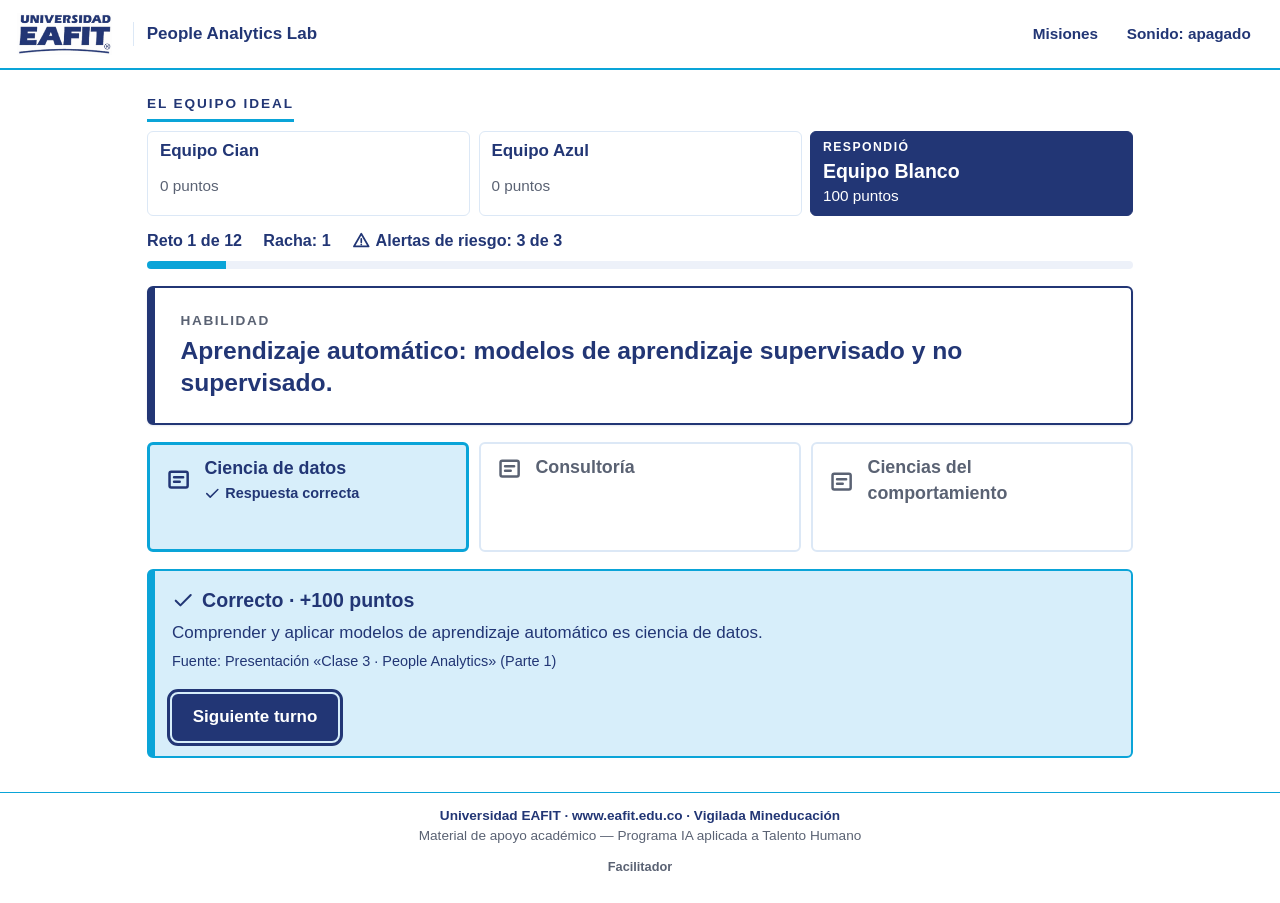
<file: capturas/G-mision3-habilidades.html>
<!DOCTYPE html>
<html lang="es-CO">
<head>
  <meta charset="utf-8">
  <meta name="viewport" content="width=device-width, initial-scale=1">
  <title>EAFIT People Analytics Lab · IA aplicada a Talento Humano</title>
  <meta name="description" content="Juego de repaso de People Analytics: cultura del dato, niveles de madurez, habilidades clave y las nueve dimensiones. Material de apoyo académico.">
  <meta name="robots" content="noindex">
  <style>
/*
 * ESTILOS — EAFIT People Analytics Lab
 * Todos los colores y tipografías salen de brand/BRAND.md.
 * No agregues colores fuera de estos tokens.
 */

/* ---------- Tipografía (incluida localmente, licencia OFL) ---------- */
/* ---------- Tokens de marca (BRAND.md, sección 1) ---------- */
:root {
  --eafit-azul: #223675;
  --eafit-azul-profundo: #16265C;
  --eafit-cian: #0AA4D8;
  --eafit-gris-texto: #5A6273;
  --eafit-fondo-1: #EDF1F9;
  --eafit-fondo-2: #D7EEFA;
  --eafit-fondo-3: #F2F7FD;
  --eafit-borde: #DCE8F6;
  --eafit-blanco: #FFFFFF;

  --fuente: "Carlito", Calibri, Arial, sans-serif;
  --radio: 6px;
  --ancho: 60rem;
  --sombra: 0 1px 2px rgba(34, 54, 117, 0.12);
}

*, *::before, *::after { box-sizing: border-box; }

html { font-size: 106.25%; -webkit-text-size-adjust: 100%; }
html.proyector { font-size: 150%; }

body {
  margin: 0;
  min-height: 100vh;
  display: flex;
  flex-direction: column;
  font-family: var(--fuente);
  font-size: 1rem;
  line-height: 1.45;
  color: var(--eafit-azul);
  background: var(--eafit-blanco);
}

h1, h2, h3, p { margin: 0; }
h1 { font-size: 1.75rem; line-height: 1.15; }
h2 { font-size: 1.25rem; line-height: 1.2; }
img { max-width: 100%; height: auto; }

.solo-lectores {
  position: absolute; width: 1px; height: 1px; overflow: hidden;
  clip: rect(0 0 0 0); white-space: nowrap;
}

.salto {
  position: absolute; left: 0.5rem; top: -4rem; z-index: 10;
  background: var(--eafit-azul); color: var(--eafit-blanco);
  padding: 0.5rem 0.75rem; border-radius: var(--radio);
}
.salto:focus { top: 0.5rem; }

/* Foco visible en todo lo interactivo */
:focus-visible { outline: 3px solid var(--eafit-azul); outline-offset: 2px; }
.portada :focus-visible, .facilitador :focus-visible, .retro--alerta :focus-visible {
  outline-color: var(--eafit-blanco);
}
main:focus { outline: none; }

/* ---------- Cabecera y pie ---------- */
.cabecera {
  display: flex; align-items: center; justify-content: space-between; gap: 0.75rem;
  padding: 0.5rem 1rem;
  border-bottom: 2px solid var(--eafit-cian);
  background: var(--eafit-blanco);
}
.cabecera__marca { display: flex; align-items: center; gap: 0.75rem; min-width: 0; }
/* El logo no se deforma ni se recolorea; se deja aire a su alrededor. */
.cabecera__logo { height: 2.5rem; width: auto; margin: 0.25rem 0.5rem 0.25rem 0; }
.cabecera__nombre {
  font-weight: 700; font-size: 1rem; padding-left: 0.75rem;
  border-left: 1px solid var(--eafit-borde); white-space: nowrap;
}
.cabecera__acciones { display: flex; gap: 0.25rem; flex-wrap: wrap; justify-content: flex-end; }

main { flex: 1; width: 100%; }
.contenedor { max-width: var(--ancho); margin: 0 auto; padding: 1.25rem 1rem 2rem; }

.pie {
  border-top: 1px solid var(--eafit-cian);
  padding: 0.75rem 1rem 1rem;
  text-align: center;
  font-size: 0.8rem;
}
.pie__institucional { font-weight: 700; }
.pie__academico { color: var(--eafit-gris-texto); }

/* ---------- Botones ---------- */
.boton {
  font: inherit; font-weight: 700; cursor: pointer;
  min-height: 2.75rem; padding: 0.55rem 1.1rem;
  border-radius: var(--radio);
  border: 2px solid var(--eafit-azul);
  background: var(--eafit-azul); color: var(--eafit-blanco);
}
.boton:hover { background: var(--eafit-azul-profundo); border-color: var(--eafit-azul-profundo); }
.boton--secundario { background: var(--eafit-blanco); color: var(--eafit-azul); }
.boton--secundario:hover { background: var(--eafit-fondo-1); border-color: var(--eafit-azul); }
.boton--texto {
  background: transparent; color: var(--eafit-azul); border-color: transparent;
  padding: 0.4rem 0.6rem; font-size: 0.9rem;
}
.boton--texto:hover { background: var(--eafit-fondo-1); border-color: transparent; }
.boton--claro { background: var(--eafit-blanco); color: var(--eafit-azul); border-color: var(--eafit-blanco); }
.boton--claro:hover { background: var(--eafit-fondo-2); border-color: var(--eafit-fondo-2); }
.boton[disabled] { opacity: 0.55; cursor: not-allowed; }
.acciones { display: flex; flex-wrap: wrap; gap: 0.6rem; margin-top: 1.25rem; }

/* ---------- Antetítulo (BRAND.md, sección 5) ---------- */
.antetitulo {
  font-size: 0.8rem; font-weight: 700; letter-spacing: 0.14em; text-transform: uppercase;
  color: var(--eafit-azul);
  padding-bottom: 0.3rem; margin-bottom: 0.5rem;
  border-bottom: 3px solid var(--eafit-cian);
  display: inline-block;
}

/* ---------- Portada ---------- */
.portada { background: var(--eafit-azul); color: var(--eafit-blanco); }
.portada .contenedor { padding-top: 2rem; padding-bottom: 2rem; }
/* El archivo del logo trae fondo azul #223675: solo se usa sobre ese mismo azul. */
.portada__logo { width: 11rem; height: auto; display: block; margin-bottom: 2rem; }
.portada .antetitulo { color: var(--eafit-blanco); }
.portada h1 { font-size: 2.4rem; margin-bottom: 0.75rem; }
.portada__texto { max-width: 36rem; font-size: 1.1rem; }
.portada__firma {
  margin-top: 2rem; padding-top: 0.75rem; border-top: 1px solid var(--eafit-cian);
  font-weight: 700;
}
.datos { display: grid; gap: 0.75rem; grid-template-columns: 1fr; }
.dato { background: var(--eafit-fondo-1); border-radius: var(--radio); padding: 0.9rem 1rem; }
.dato strong { display: block; font-size: 1.1rem; }
.dato span { color: var(--eafit-gris-texto); }

/* ---------- Mapa de misiones ---------- */
.marcador { display: flex; flex-wrap: wrap; gap: 0.5rem 1.5rem; margin: 0.75rem 0 1.25rem; font-weight: 700; }
.lista-misiones { list-style: none; margin: 0; padding: 0; display: grid; gap: 0.75rem; grid-template-columns: 1fr; }
.mision {
  display: grid; grid-template-columns: auto 1fr; gap: 0.25rem 0.9rem; align-items: start;
  border: 1px solid var(--eafit-borde); border-radius: var(--radio);
  background: var(--eafit-fondo-3); padding: 1rem; box-shadow: var(--sombra);
}
.mision__numero {
  grid-row: span 3;
  width: 2.4rem; height: 2.4rem; border-radius: 50%;
  display: flex; align-items: center; justify-content: center;
  background: var(--eafit-azul); color: var(--eafit-blanco); font-weight: 700;
}
.mision__resumen { color: var(--eafit-gris-texto); }
.mision__estado { font-size: 0.9rem; font-weight: 700; display: flex; align-items: center; gap: 0.35rem; }
.mision__pie { grid-column: 2; display: flex; flex-wrap: wrap; align-items: center; justify-content: space-between; gap: 0.5rem; margin-top: 0.4rem; }
.mision--bloqueada { background: var(--eafit-blanco); }
.mision--bloqueada .mision__numero { background: var(--eafit-blanco); color: var(--eafit-azul); border: 2px solid var(--eafit-azul); }

.icono { width: 1.15em; height: 1.15em; flex: none; vertical-align: -0.18em; }

/* ---------- Presentación de la misión ---------- */
.intro__instruccion { font-size: 1.15rem; max-width: 40rem; margin: 0.75rem 0 1rem; }
.reglas { list-style: none; padding: 0; margin: 0; display: grid; gap: 0.5rem; max-width: 40rem; }
.reglas li { background: var(--eafit-fondo-1); border-radius: var(--radio); padding: 0.6rem 0.8rem; }

/* ---------- Estado de la partida ---------- */
.estado { display: flex; flex-wrap: wrap; align-items: center; gap: 0.4rem 1.25rem; font-weight: 700; font-size: 0.95rem; }
.estado__alertas { display: inline-flex; align-items: center; gap: 0.3rem; }
.progreso { height: 0.5rem; background: var(--eafit-fondo-1); border-radius: 1rem; overflow: hidden; margin: 0.5rem 0 1rem; }
.progreso__barra { height: 100%; background: var(--eafit-cian); transition: width 0.25s ease; }

/* ---------- Misión 1: tarjeta y destinos ---------- */
.tarjeta {
  background: var(--eafit-blanco);
  border: 2px solid var(--eafit-azul); border-left-width: 0.5rem;
  border-radius: var(--radio); box-shadow: var(--sombra);
  padding: 1rem 1.1rem; margin-bottom: 1rem;
  font-size: 1.2rem; font-weight: 700; line-height: 1.3;
  position: relative; z-index: 2;
}
.tarjeta__etiqueta { display: block; font-size: 0.8rem; letter-spacing: 0.12em; text-transform: uppercase; color: var(--eafit-gris-texto); margin-bottom: 0.3rem; }
.tarjeta--arrastrable { cursor: grab; touch-action: none; user-select: none; -webkit-user-select: none; }
.tarjeta--moviendo { cursor: grabbing; box-shadow: 0 8px 18px rgba(34, 54, 117, 0.25); }
.tarjeta--regresa { transition: transform 0.2s ease; }

.destinos { display: grid; gap: 0.6rem; grid-template-columns: 1fr; }
.destino {
  font: inherit; text-align: left; cursor: pointer; color: var(--eafit-azul);
  display: grid; grid-template-columns: auto 1fr auto; gap: 0.1rem 0.7rem; align-items: center;
  min-height: 3.75rem; padding: 0.65rem 0.9rem;
  background: var(--eafit-fondo-1);
  border: 2px solid var(--eafit-azul); border-radius: var(--radio);
}
.destino:hover, .destino--encima { background: var(--eafit-fondo-2); }
.destino--encima { outline: 3px solid var(--eafit-cian); outline-offset: 2px; }
.destino > .icono { grid-row: span 2; width: 1.6rem; height: 1.6rem; }
.destino__texto { font-weight: 700; font-size: 1.05rem; }
.destino__ayuda { grid-column: 2; font-size: 0.85rem; color: var(--eafit-gris-texto); }
.destino__tecla {
  grid-row: 1 / span 2; grid-column: 3;
  border: 1px solid var(--eafit-azul); border-radius: 4px; padding: 0 0.4rem; font-size: 0.8rem; font-weight: 700;
}
.destino[disabled] { cursor: default; opacity: 1; }
.destino--apagado { background: var(--eafit-blanco); border-color: var(--eafit-borde); color: var(--eafit-gris-texto); }
.destino--era { background: var(--eafit-fondo-2); border-color: var(--eafit-cian); border-width: 3px; }
.destino--elegido-mal { background: var(--eafit-blanco); border-style: dashed; border-color: var(--eafit-azul-profundo); }
.destino__marca { grid-column: 2; font-size: 0.85rem; font-weight: 700; display: flex; align-items: center; gap: 0.25rem; }
.ayuda-teclado { margin-top: 0.6rem; font-size: 0.85rem; color: var(--eafit-gris-texto); }

/* ---------- Retroalimentación (BRAND.md, sección 7: pendiente de validación) ---------- */
.retro { margin-top: 1rem; padding: 0.9rem 1rem; border-radius: var(--radio); }
.retro__titulo { display: flex; align-items: center; gap: 0.45rem; font-size: 1.15rem; font-weight: 700; margin-bottom: 0.35rem; }
.retro__fuente { font-size: 0.85rem; margin-top: 0.35rem; }
.retro--ok { background: var(--eafit-fondo-2); border: 2px solid var(--eafit-cian); border-left-width: 0.5rem; }
.retro--mal { background: var(--eafit-blanco); border: 2px dashed var(--eafit-azul-profundo); color: var(--eafit-azul-profundo); }
.retro--alerta { background: var(--eafit-azul-profundo); color: var(--eafit-blanco); border: 2px solid var(--eafit-azul-profundo); }
.retro--mal .retro__fuente { color: var(--eafit-gris-texto); }

/* ---------- Resumen y repaso ---------- */
.insignia {
  display: flex; align-items: center; gap: 0.9rem;
  background: var(--eafit-azul); color: var(--eafit-blanco);
  border-radius: var(--radio); padding: 1rem; margin: 1rem 0;
}
.insignia .icono { width: 2.6rem; height: 2.6rem; }
.insignia--pendiente { background: var(--eafit-blanco); color: var(--eafit-azul); border: 2px dashed var(--eafit-azul); }
.insignia__nombre { font-size: 1.25rem; font-weight: 700; display: block; }
.cifras { display: grid; grid-template-columns: repeat(2, 1fr); gap: 0.6rem; }
.cifra { background: var(--eafit-fondo-1); border-radius: var(--radio); padding: 0.75rem; }
.cifra strong { display: block; font-size: 1.6rem; line-height: 1.1; }
.cifra span { font-size: 0.9rem; color: var(--eafit-gris-texto); }

.repaso { list-style: none; margin: 1rem 0 0; padding: 0; display: grid; gap: 0.75rem; }
.repaso li { border: 1px solid var(--eafit-borde); border-left: 0.4rem solid var(--eafit-cian); border-radius: var(--radio); padding: 0.8rem 1rem; background: var(--eafit-fondo-3); }
.repaso__enunciado { font-weight: 700; }
.repaso__fuente { font-size: 0.85rem; color: var(--eafit-gris-texto); }

/* ---------- Configuración de la sala ---------- */
.campos { display: grid; gap: 0.75rem; grid-template-columns: 1fr; margin-top: 1rem; max-width: 44rem; }
.campo { display: grid; gap: 0.25rem; font-weight: 700; }
.campo input {
  font: inherit; color: var(--eafit-azul); background: var(--eafit-blanco);
  border: 2px solid var(--eafit-azul); border-radius: var(--radio);
  min-height: 2.75rem; padding: 0.4rem 0.7rem; width: 100%;
}
.nota { font-size: 0.9rem; color: var(--eafit-gris-texto); margin-top: 0.6rem; }
.boton--contorno { background: transparent; color: var(--eafit-blanco); border-color: var(--eafit-blanco); }
.boton--contorno:hover { background: var(--eafit-azul-profundo); border-color: var(--eafit-blanco); }
.boton--chico { min-height: 2.4rem; padding: 0.3rem 0.8rem; font-size: 0.9rem; }
.boton--icono { min-height: 2.75rem; min-width: 2.75rem; padding: 0.3rem; display: inline-flex; align-items: center; justify-content: center; }

/* ---------- Opciones de respuesta ---------- */
.pregunta { font-size: 1.25rem; font-weight: 700; line-height: 1.3; margin: 0.25rem 0 0.9rem; }
.opciones { display: grid; gap: 0.6rem; grid-template-columns: 1fr; }
.opcion {
  font: inherit; text-align: left; cursor: pointer; color: var(--eafit-azul);
  display: grid; grid-template-columns: auto 1fr; gap: 0.1rem 0.7rem; align-items: center;
  min-height: 3.25rem; padding: 0.6rem 0.9rem;
  background: var(--eafit-fondo-1);
  border: 2px solid var(--eafit-azul); border-radius: var(--radio);
}
.opcion:hover { background: var(--eafit-fondo-2); }
.opcion__texto { font-weight: 700; grid-column: 2; }
.opcion__ayuda { grid-column: 2; font-size: 0.9rem; color: var(--eafit-gris-texto); }
.opcion__tecla, .opcion__casilla {
  grid-row: span 2; width: 1.7rem; height: 1.7rem; display: flex; align-items: center; justify-content: center;
  border: 2px solid var(--eafit-azul); border-radius: 4px; font-size: 0.85rem; font-weight: 700; background: var(--eafit-blanco);
}
.opcion__casilla .icono { visibility: hidden; }
.opcion--marcada { background: var(--eafit-fondo-2); border-width: 3px; }
.opcion--marcada .opcion__casilla { background: var(--eafit-azul); color: var(--eafit-blanco); }
.opcion--marcada .opcion__casilla .icono, .opcion--era .opcion__casilla .icono { visibility: visible; }
.opcion__marca { grid-column: 2; font-size: 0.85rem; font-weight: 700; display: flex; align-items: center; gap: 0.25rem; }
.opcion[disabled] { cursor: default; opacity: 1; }
.opcion--apagada { background: var(--eafit-blanco); border-color: var(--eafit-borde); color: var(--eafit-gris-texto); }
.opcion--apagada .opcion__tecla, .opcion--apagada .opcion__casilla { border-color: var(--eafit-borde); }
.opcion--era { background: var(--eafit-fondo-2); border-color: var(--eafit-cian); border-width: 3px; }
.opcion--elegido-mal { background: var(--eafit-blanco); border-style: dashed; border-color: var(--eafit-azul-profundo); }
.opciones--fila .opcion { grid-template-columns: 1fr; }
.opciones--fila .opcion__texto, .opciones--fila .opcion__ayuda { grid-column: 1; }

.ficha { display: flex; align-items: center; gap: 0.4rem; flex-wrap: wrap; background: var(--eafit-azul); color: var(--eafit-blanco); border-radius: var(--radio); padding: 0.5rem 0.8rem; margin-bottom: 0.75rem; }
.pista { background: var(--eafit-fondo-2); border-left: 0.4rem solid var(--eafit-cian); border-radius: var(--radio); padding: 0.6rem 0.8rem; margin-top: 0.75rem; }

/* ---------- Simulador de chat (misión 4) ---------- */
.chat { display: grid; gap: 0.5rem; margin-bottom: 1rem; }
.burbuja { max-width: 88%; padding: 0.65rem 0.9rem; border-radius: var(--radio); }
.burbuja__quien { display: block; font-size: 0.75rem; font-weight: 700; letter-spacing: 0.1em; text-transform: uppercase; margin-bottom: 0.15rem; }
.burbuja--usuario { justify-self: end; background: var(--eafit-fondo-1); border: 1px solid var(--eafit-borde); }
.burbuja--agente { justify-self: start; background: var(--eafit-blanco); border: 2px solid var(--eafit-azul); border-left-width: 0.4rem; }
.chat .nota { margin-top: 0; font-style: italic; }

/* ---------- Ordenar pasos ---------- */
.pasos { list-style: none; margin: 0; padding: 0; display: grid; gap: 0.5rem; }
.paso {
  display: grid; grid-template-columns: auto 1fr auto; gap: 0.6rem; align-items: center;
  background: var(--eafit-fondo-1); border: 2px solid var(--eafit-azul); border-radius: var(--radio); padding: 0.5rem 0.7rem;
}
.paso__numero { width: 1.8rem; height: 1.8rem; border-radius: 50%; background: var(--eafit-azul); color: var(--eafit-blanco); display: flex; align-items: center; justify-content: center; font-weight: 700; font-size: 0.9rem; }
.paso__texto { font-weight: 700; }
.paso__botones { display: flex; gap: 0.35rem; }
.paso--bien { background: var(--eafit-fondo-2); border-color: var(--eafit-cian); border-width: 3px; }
.paso--mal { background: var(--eafit-blanco); border-style: dashed; border-color: var(--eafit-azul-profundo); }

/* ---------- Equipos, turnos y tabla de posiciones ---------- */
.turnos { display: grid; gap: 0.5rem; grid-template-columns: repeat(auto-fit, minmax(7rem, 1fr)); margin-bottom: 0.75rem; }
.turno { display: grid; padding: 0.45rem 0.7rem; border: 1px solid var(--eafit-borde); border-radius: var(--radio); background: var(--eafit-blanco); color: var(--eafit-gris-texto); font-size: 0.9rem; }
.turno strong { color: var(--eafit-azul); font-size: 1rem; }
.turno--activo { background: var(--eafit-azul); border-color: var(--eafit-azul); color: var(--eafit-blanco); }
.turno--activo strong { color: var(--eafit-blanco); font-size: 1.15rem; }
.turno__etiqueta { font-size: 0.72rem; font-weight: 700; letter-spacing: 0.12em; text-transform: uppercase; }
.tabla { width: 100%; max-width: 34rem; border-collapse: collapse; margin: 0.5rem 0 1.25rem; }
.tabla caption { text-align: left; font-weight: 700; font-size: 1.1rem; padding-bottom: 0.35rem; }
.tabla th, .tabla td { text-align: left; padding: 0.45rem 0.7rem; border-bottom: 1px solid var(--eafit-borde); }
.tabla tr:first-child th, .tabla tr:first-child td { background: var(--eafit-fondo-2); font-weight: 700; }
.tabla td:last-child { text-align: right; white-space: nowrap; }

/* ---------- Reloj y comodines (reto final) ---------- */
.comodines { display: flex; flex-wrap: wrap; align-items: center; gap: 0.5rem; margin-bottom: 0.9rem; }
.reloj { display: flex; align-items: center; gap: 0.4rem; font-weight: 700; font-size: 1.15rem; flex: 1 1 12rem; }
.reloj__pista { flex: 1; height: 0.5rem; background: var(--eafit-fondo-1); border-radius: 1rem; overflow: hidden; min-width: 4rem; }
.reloj__barra { display: block; height: 100%; background: var(--eafit-azul); transition: width 0.9s linear; }

/* ---------- Avisos y resultados finales ---------- */
.aviso { display: flex; align-items: center; gap: 0.45rem; flex-wrap: wrap; background: var(--eafit-fondo-2); border: 2px solid var(--eafit-cian); border-radius: var(--radio); padding: 0.6rem 0.8rem; margin-bottom: 1rem; }
.aviso--pendiente { background: var(--eafit-blanco); border: 2px dashed var(--eafit-azul); }
.logros { list-style: none; margin: 0.5rem 0 1.25rem; padding: 0; display: grid; gap: 0.5rem; grid-template-columns: 1fr; }
.logro { display: flex; align-items: center; gap: 0.7rem; background: var(--eafit-azul); color: var(--eafit-blanco); border-radius: var(--radio); padding: 0.6rem 0.8rem; }
.logro .icono { width: 1.8rem; height: 1.8rem; }
.logro span span { display: block; font-size: 0.85rem; }
.logro strong { display: block; }
.logro--pendiente { background: var(--eafit-blanco); color: var(--eafit-azul); border: 2px dashed var(--eafit-azul); }
.dos-columnas { display: grid; gap: 1rem; grid-template-columns: 1fr; }
.conceptos { margin: 0.4rem 0 0; padding-left: 1.2rem; display: grid; gap: 0.3rem; }
.cierre { margin-top: 1.25rem; padding: 0.9rem 1rem; background: var(--eafit-azul); color: var(--eafit-blanco); border-radius: var(--radio); font-size: 1.15rem; font-weight: 700; }
.firma { margin-top: 1.25rem; padding-top: 0.6rem; border-top: 1px solid var(--eafit-cian); font-weight: 700; }
.pie__facilitador { font-size: 0.75rem; min-height: 2rem; color: var(--eafit-gris-texto); margin-top: 0.25rem; }

/* ---------- Modo facilitador ---------- */
.facilitador {
  background: var(--eafit-azul-profundo); color: var(--eafit-blanco);
  padding: 0.4rem 1rem; display: flex; flex-wrap: wrap; align-items: center; gap: 0.5rem;
  font-size: 0.9rem;
}
.facilitador[hidden] { display: none; }
.facilitador strong { margin-right: 0.5rem; }
.facilitador .boton { min-height: 2.2rem; padding: 0.25rem 0.7rem; font-size: 0.85rem; }
.clave { margin-top: 0.75rem; padding: 0.6rem 0.8rem; background: var(--eafit-azul-profundo); color: var(--eafit-blanco); border-radius: var(--radio); }

/* ---------- Pantallas anchas y proyector ---------- */
@media (min-width: 40rem) {
  h1 { font-size: 2.1rem; }
  .portada h1 { font-size: 3.2rem; }
  .portada .contenedor { padding-top: 3rem; padding-bottom: 3rem; }
  .datos { grid-template-columns: repeat(3, 1fr); }
  .lista-misiones { grid-template-columns: repeat(2, 1fr); }
  .destinos { grid-template-columns: repeat(3, 1fr); }
  .destino { grid-template-columns: auto 1fr; align-content: start; min-height: 6.5rem; }
  .destino__tecla { grid-row: auto; grid-column: 2; justify-self: start; margin-top: 0.3rem; }
  .tarjeta { font-size: 1.45rem; padding: 1.4rem 1.5rem; }
  .cifras { grid-template-columns: repeat(4, 1fr); }
  .destinos--2 { grid-template-columns: repeat(2, 1fr); }
  .destinos--4 { grid-template-columns: repeat(4, 1fr); }
  .destinos--4 .destino { grid-template-columns: 1fr; min-height: 5rem; }
  .destinos--4 .destino > .icono { display: none; }
  .destinos--4 .destino__tecla, .destinos--4 .destino__marca { grid-column: 1; }
  .destinos--5 { grid-template-columns: repeat(5, 1fr); }
  .destinos--5 .destino { min-height: 5rem; grid-template-columns: 1fr; }
  .destinos--5 .destino > .icono { display: none; }
  .destinos--5 .destino__tecla { grid-column: 1; }
  .destinos--5 .destino__marca { grid-column: 1; }
  .opciones--fila { grid-template-columns: repeat(3, 1fr); }
  .campos { grid-template-columns: repeat(3, 1fr); }
  .logros { grid-template-columns: repeat(2, 1fr); }
  .dos-columnas { grid-template-columns: repeat(2, 1fr); }
  .pregunta { font-size: 1.45rem; }
}
@media (min-width: 100rem) {
  html { font-size: 137.5%; }
  html.proyector { font-size: 162.5%; }
}

/* Sin animaciones para quien las desactiva en su sistema */
@media (prefers-reduced-motion: reduce) {
  *, *::before, *::after { transition: none !important; animation: none !important; }
}

/* Alto contraste del sistema (Windows) */
@media (forced-colors: active) {
  .boton, .destino, .tarjeta, .retro, .insignia { border: 2px solid; }
}

</style>
</head>
<body>
  <a class="salto" href="#contenido">Saltar al contenido</a>

  <header class="cabecera">
    <div class="cabecera__marca">
      <img class="cabecera__logo" src="[data-uri]" width="731" height="328" alt="Universidad EAFIT">
      <span class="cabecera__nombre">People Analytics Lab</span>
    </div>
    <nav class="cabecera__acciones" aria-label="Opciones del juego">
      <button type="button" class="boton boton--texto" id="btn-misiones">Misiones</button>
      <button type="button" class="boton boton--texto" id="btn-sonido" aria-pressed="false">Sonido: apagado</button>
    </nav>
  </header>

  <div id="barra-facilitador" class="facilitador" hidden></div>

  <main id="contenido" tabindex="-1"></main>

  <footer class="pie">
    <p class="pie__institucional">Universidad EAFIT · www.eafit.edu.co · Vigilada Mineducación</p>
    <p class="pie__academico">Material de apoyo académico — Programa IA aplicada a Talento Humano</p>
    <button type="button" class="boton boton--texto pie__facilitador" id="btn-facilitador">Facilitador</button>
  </footer>

  <div id="vivo" class="solo-lectores" aria-live="polite"></div>

  <noscript><p style="padding:1rem">Este juego necesita JavaScript activado en el navegador.</p></noscript>

  <script>window.AA_DEMO="m3:ok:3";</script>
<script>
/*
 * BANCO DE PREGUNTAS — EAFIT People Analytics Lab
 * ------------------------------------------------------------------
 * Este archivo se puede editar sin tocar la lógica del juego.
 * Es un archivo .js (y no .json) para que el juego abra con doble clic
 * en index.html, sin servidor.
 *
 * Cada ítem tiene:
 *   id          identificador único (no lo repitas)
 *   mision      m1 … m6
 *   concepto    A … G (ver CONTENIDO.md)
 *   tipo        "clasificar" | "opcion" | "multi" | "ordenar"
 *   enunciado   lo que lee el jugador
 *   opciones    lista de { id, texto } (en "clasificar" se usan las
 *               categorías de la misión y este campo no va)
 *   correcta    id de la opción correcta
 *               ("multi": lista de ids · "ordenar": lista de ids en orden)
 *   explicacion 1–2 frases que se muestran después de responder
 *   fuente      documento de la clase del que sale
 *   critico     (opcional) true = fallarlo cuesta una "alerta de riesgo"
 *   pista       (solo reto final) texto del comodín «Pista del facilitador»
 *
 * Después de editar, ejecuta:  node tools/validar.js
 * Los casos marcados como ficticios son inventados para el juego.
 */
(function (raiz) {
  "use strict";

  var PPT = "Presentación «Clase 3 · People Analytics» (Parte 1)";
  var NUEVE = "Lectura «Nine Dimensions for Excellence in People Analytics» (Insight222)";
  var SIS = "Lectura «People Analytics, Evolved: A Systemic Approach» (Josh Bersin Company)";
  var FICT = " · caso ficticio para el juego";

  var SI_NO = [
    { id: "si", texto: "Verdadero" },
    { id: "no", texto: "Falso" }
  ];

  /* Textos generales del juego */
  var juego = {
    nombre: "EAFIT People Analytics Lab",
    antetitulo: "IA aplicada a Talento Humano · People Analytics",
    portada: "Eres analista en formación en el Laboratorio de People Analytics. Supera cinco misiones y un reto final para repasar lo que vimos en clase: de la intuición al análisis estratégico.",
    lugar: "Laboratorio de People Analytics",
    ejemploCritico: "como usar los datos para culpar o descuidar la privacidad",
    cierre: "Los datos no reemplazan el criterio: las decisiones sobre personas se toman desde la evidencia y la responsabilidad."
  };

  var misiones = [
    {
      id: "m1",
      titulo: "¿En qué nivel estamos?",
      resumen: "Ubica cada pista en uno de los 4 niveles de madurez analítica.",
      instruccion: "Lee la pista y decide a cuál de los cuatro niveles de madurez analítica corresponde: reporting, descriptivo, estratégico o sistémico. Toca un nivel o arrastra la tarjeta.",
      insignia: "Radar de madurez",
      etiqueta: "Pista",
      seleccion: { porCategoria: 3 },
      categorias: [
        { id: "n1", texto: "1 · Reporting" },
        { id: "n2", texto: "2 · Descriptivo" },
        { id: "n3", texto: "3 · Estratégico" },
        { id: "n4", texto: "4 · Sistémico" }
      ]
    },
    {
      id: "m2",
      titulo: "Cultura del dato o señal de alerta",
      resumen: "Distingue las prácticas que construyen cultura del dato.",
      instruccion: "Lee cada comportamiento y decide si construye cultura del dato en Talento Humano o si es una señal de alerta. Toca una opción o arrastra la tarjeta.",
      insignia: "Guardián de la cultura del dato",
      etiqueta: "Comportamiento",
      seleccion: { porCategoria: 6 },
      categorias: [
        { id: "practica", texto: "Cultura del dato", icono: "visto", ayuda: "Evidencia y responsabilidad" },
        { id: "alerta", texto: "Señal de alerta", icono: "alto", ayuda: "Intuición, jerarquía, urgencia o mal uso" }
      ]
    },
    {
      id: "m3",
      titulo: "El equipo ideal",
      resumen: "Asigna cada habilidad a su área de conocimiento.",
      instruccion: "Un equipo de People Analytics combina varias áreas de conocimiento. Lee cada habilidad y ubícala en su área: ciencia de datos, consultoría o ciencias del comportamiento.",
      insignia: "Arquitecto de equipos",
      etiqueta: "Habilidad",
      seleccion: { porCategoria: 4 },
      categorias: [
        { id: "datos", texto: "Ciencia de datos" },
        { id: "consultoria", texto: "Consultoría" },
        { id: "comportamiento", texto: "Ciencias del comportamiento" }
      ]
    },
    {
      id: "m4",
      titulo: "Las nueve dimensiones",
      resumen: "Fundamentos, recursos y valor: el modelo de Insight222.",
      instruccion: "El modelo de las nueve dimensiones las agrupa en tres categorías: fundamentos, recursos y valor. Ubica cada dimensión en su categoría y responde las preguntas sobre el modelo.",
      insignia: "Navegante de las nueve dimensiones",
      etiqueta: "Dimensión",
      seleccion: { cantidad: 12 },
      categorias: [
        { id: "fundamentos", texto: "Fundamentos" },
        { id: "recursos", texto: "Recursos" },
        { id: "valor", texto: "Valor" }
      ]
    },
    {
      id: "m5",
      titulo: "De la intuición a la evidencia",
      resumen: "Qué es People Analytics, el caso de Juan y el enfoque sistémico.",
      instruccion: "Responde las preguntas sobre qué es People Analytics, el caso de Juan y el enfoque sistémico. Algunas piden marcar varias opciones u ordenar pasos.",
      insignia: "De la intuición a la evidencia",
      seleccion: { cantidad: 10 }
    },
    {
      id: "m6",
      titulo: "Sala de decisiones",
      resumen: "10 preguntas relámpago contra el reloj, con comodines.",
      instruccion: "Preguntas relámpago mezcladas de todas las misiones, con reloj. Hay dos comodines para toda la partida: un 50/50 y una pista del facilitador.",
      insignia: "Analista graduado",
      seleccion: { cantidad: 10 },
      segundos: 25
    }
  ];

  var items = [
    /* ============ MISIÓN 1 · ¿En qué nivel estamos? (C) ============ */
    { id: "m1-01", mision: "m1", concepto: "C", tipo: "clasificar",
      enunciado: "Responde la pregunta: «¿Qué pasó?»",
      correcta: "n1",
      explicacion: "El nivel 1, reporting, es reactivo: responde «¿qué pasó?».",
      fuente: PPT },
    { id: "m1-02", mision: "m1", concepto: "C", tipo: "clasificar",
      enunciado: "En la tabla de la clase, este nivel se llama «Reactivo».",
      correcta: "n1",
      explicacion: "El nivel 1, reporting, es el reactivo.",
      fuente: PPT },
    { id: "m1-03", mision: "m1", concepto: "C", tipo: "clasificar",
      enunciado: "Según la clase, aquí está entre el 70 y el 80 % de las empresas de Latinoamérica.",
      correcta: "n1",
      explicacion: "La mayoría de las empresas de la región está en el nivel 1, reporting.",
      fuente: PPT },
    { id: "m1-04", mision: "m1", concepto: "C", tipo: "clasificar",
      enunciado: "Talento Humano entrega el número de retiros del mes pasado cuando alguien lo pide.",
      correcta: "n1",
      explicacion: "Contar lo que ya ocurrió, y solo cuando lo piden, es reporting: «¿qué pasó?».",
      fuente: PPT + FICT },
    { id: "m1-05", mision: "m1", concepto: "C", tipo: "clasificar",
      enunciado: "Responde la pregunta: «¿Cómo estamos?»",
      correcta: "n2",
      explicacion: "El nivel 2, descriptivo, responde «¿cómo estamos?».",
      fuente: PPT },
    { id: "m1-06", mision: "m1", concepto: "C", tipo: "clasificar",
      enunciado: "En la tabla de la clase, este nivel se llama «Dashboards».",
      correcta: "n2",
      explicacion: "El nivel 2, descriptivo, es el de los dashboards o tableros.",
      fuente: PPT },
    { id: "m1-07", mision: "m1", concepto: "C", tipo: "clasificar",
      enunciado: "Aquí vive la «trampa del dashboard».",
      correcta: "n2",
      explicacion: "La «trampa del dashboard» es quedarse en el nivel 2: mostrar cómo estamos sin llegar al porqué.",
      fuente: PPT },
    { id: "m1-08", mision: "m1", concepto: "C", tipo: "clasificar",
      enunciado: "El área tiene un tablero con la rotación por sede, pero nadie explica por qué cambia.",
      correcta: "n2",
      explicacion: "Un tablero que muestra el estado actual, sin explicar causas, es el nivel descriptivo.",
      fuente: PPT + FICT },
    { id: "m1-09", mision: "m1", concepto: "C", tipo: "clasificar",
      enunciado: "Responde la pregunta: «¿Por qué pasa y qué podemos hacer?»",
      correcta: "n3",
      explicacion: "El nivel 3, estratégico, responde «¿por qué pasa y qué podemos hacer?».",
      fuente: PPT },
    { id: "m1-10", mision: "m1", concepto: "C", tipo: "clasificar",
      enunciado: "En la tabla de la clase, este nivel se llama «Proactivo».",
      correcta: "n3",
      explicacion: "El nivel 3, estratégico, es el proactivo.",
      fuente: PPT },
    { id: "m1-11", mision: "m1", concepto: "C", tipo: "clasificar",
      enunciado: "Es la meta realista para los próximos 12 a 18 meses.",
      correcta: "n3",
      explicacion: "Llegar al nivel 3, estratégico, es la meta realista a 12–18 meses.",
      fuente: PPT },
    { id: "m1-12", mision: "m1", concepto: "C", tipo: "clasificar",
      enunciado: "El equipo analiza por qué renuncian más personas en una sede y propone acciones.",
      correcta: "n3",
      explicacion: "Buscar las causas y proponer qué hacer es el nivel estratégico.",
      fuente: PPT + FICT },
    { id: "m1-13", mision: "m1", concepto: "C", tipo: "clasificar",
      enunciado: "Responde la pregunta: «¿Qué va a pasar y qué debo decidir ahora?»",
      correcta: "n4",
      explicacion: "El nivel 4, sistémico, responde «¿qué va a pasar y qué debo decidir ahora?».",
      fuente: PPT },
    { id: "m1-14", mision: "m1", concepto: "C", tipo: "clasificar",
      enunciado: "En la tabla de la clase, este nivel se llama «Predictivo».",
      correcta: "n4",
      explicacion: "El nivel 4, sistémico, es el predictivo.",
      fuente: PPT },
    { id: "m1-15", mision: "m1", concepto: "C", tipo: "clasificar",
      enunciado: "La clase lo describe como «la ventaja competitiva real».",
      correcta: "n4",
      explicacion: "El nivel 4, sistémico, es la ventaja competitiva real.",
      fuente: PPT },
    { id: "m1-16", mision: "m1", concepto: "C", tipo: "clasificar",
      enunciado: "El equipo anticipa qué perfiles tienen mayor probabilidad de renunciar y decide hoy qué hacer.",
      correcta: "n4",
      explicacion: "Anticipar lo que va a pasar para decidir ahora es el nivel sistémico, predictivo.",
      fuente: PPT + FICT },

    /* ============ MISIÓN 2 · Cultura del dato o señal de alerta (B, G) ============ */
    { id: "m2-01", mision: "m2", concepto: "B", tipo: "clasificar",
      enunciado: "Hacer preguntas basadas en evidencia.",
      correcta: "practica",
      explicacion: "Es una de las cinco prácticas de la cultura del dato vistas en clase.",
      fuente: PPT },
    { id: "m2-02", mision: "m2", concepto: "B", tipo: "clasificar",
      enunciado: "Compartir los datos y los resultados de forma transparente.",
      correcta: "practica",
      explicacion: "La transparencia con los datos y los resultados es una práctica de la cultura del dato.",
      fuente: PPT },
    { id: "m2-03", mision: "m2", concepto: "B", tipo: "clasificar",
      enunciado: "Entrenar al equipo para interpretar e intervenir con base en datos.",
      correcta: "practica",
      explicacion: "La cultura del dato implica que todos sepan interpretar los datos con criterio.",
      fuente: PPT },
    { id: "m2-04", mision: "m2", concepto: "G", tipo: "clasificar",
      enunciado: "Usar los datos para aprender.",
      correcta: "practica",
      explicacion: "«No uses los datos para culpar, sino para aprender.»",
      fuente: PPT },
    { id: "m2-05", mision: "m2", concepto: "G", tipo: "clasificar",
      enunciado: "Cuidar la privacidad y la integridad de la información.",
      correcta: "practica",
      explicacion: "Cuidar la privacidad y la integridad de la información es una de las cinco prácticas.",
      fuente: PPT },
    { id: "m2-06", mision: "m2", concepto: "B", tipo: "clasificar",
      enunciado: "Tomar las decisiones sobre personas desde la evidencia y la responsabilidad.",
      correcta: "practica",
      explicacion: "En Talento Humano, la cultura del dato significa decidir desde la evidencia y la responsabilidad.",
      fuente: PPT },
    { id: "m2-07", mision: "m2", concepto: "B", tipo: "clasificar",
      enunciado: "Que líderes, analistas y gestores comprendan el valor de los datos y sepan interpretarlos con criterio.",
      correcta: "practica",
      explicacion: "La cultura del dato implica a todos: líderes, analistas y gestores.",
      fuente: PPT },
    { id: "m2-08", mision: "m2", concepto: "B", tipo: "clasificar",
      enunciado: "Actuar con base en los datos para mejorar el bienestar, el desempeño y el desarrollo de las personas.",
      correcta: "practica",
      explicacion: "El propósito de la cultura del dato es mejorar el bienestar, el desempeño y el desarrollo de las personas.",
      fuente: PPT },
    { id: "m2-09", mision: "m2", concepto: "G", tipo: "clasificar", critico: true,
      enunciado: "Usar los datos para culpar a una persona o a un equipo.",
      correcta: "alerta",
      explicacion: "Los datos no se usan para culpar, sino para aprender.",
      fuente: PPT },
    { id: "m2-10", mision: "m2", concepto: "G", tipo: "clasificar", critico: true,
      enunciado: "Descuidar la privacidad de la información de las personas.",
      correcta: "alerta",
      explicacion: "La cultura del dato exige cuidar la privacidad y la integridad de la información.",
      fuente: PPT },
    { id: "m2-11", mision: "m2", concepto: "G", tipo: "clasificar", critico: true,
      enunciado: "Utilizar los datos de las personas sin criterio ético.",
      correcta: "alerta",
      explicacion: "La cultura del dato implica utilizar los datos éticamente.",
      fuente: PPT },
    { id: "m2-12", mision: "m2", concepto: "B", tipo: "clasificar",
      enunciado: "Decidir sobre las personas solo desde la intuición.",
      correcta: "alerta",
      explicacion: "Con cultura del dato, las decisiones sobre personas no se toman solo desde la intuición.",
      fuente: PPT },
    { id: "m2-13", mision: "m2", concepto: "B", tipo: "clasificar",
      enunciado: "Decidir según quién tiene más jerarquía, sin mirar la evidencia.",
      correcta: "alerta",
      explicacion: "Con cultura del dato, la jerarquía no reemplaza la evidencia.",
      fuente: PPT },
    { id: "m2-14", mision: "m2", concepto: "B", tipo: "clasificar",
      enunciado: "Decidir por la urgencia del momento, sin evidencia.",
      correcta: "alerta",
      explicacion: "Con cultura del dato, la urgencia no reemplaza la evidencia.",
      fuente: PPT },
    { id: "m2-15", mision: "m2", concepto: "B", tipo: "clasificar",
      enunciado: "Sacar los datos sobre las personas solo cuando hay que justificar algo.",
      correcta: "alerta",
      explicacion: "La pregunta de la clase: ¿los datos se usan para aprender y decidir mejor, o solo aparecen cuando hay que justificar algo?",
      fuente: PPT },
    { id: "m2-16", mision: "m2", concepto: "B", tipo: "clasificar",
      enunciado: "Guardarse los datos y los resultados para que nadie más los vea.",
      correcta: "alerta",
      explicacion: "La cultura del dato pide compartir los datos y los resultados de forma transparente.",
      fuente: PPT },

    /* ============ MISIÓN 3 · El equipo ideal (D) ============ */
    { id: "m3-01", mision: "m3", concepto: "D", tipo: "clasificar",
      enunciado: "Programación: lenguajes como Python, R o SQL para analizar datos.",
      correcta: "datos",
      explicacion: "La programación para analizar datos es una habilidad de la ciencia de datos.",
      fuente: PPT },
    { id: "m3-02", mision: "m3", concepto: "D", tipo: "clasificar",
      enunciado: "Estadística: probabilidad, inferencia, regresiones y pruebas de hipótesis.",
      correcta: "datos",
      explicacion: "La estadística es una habilidad de la ciencia de datos.",
      fuente: PPT },
    { id: "m3-03", mision: "m3", concepto: "D", tipo: "clasificar",
      enunciado: "Aprendizaje automático: modelos de aprendizaje supervisado y no supervisado.",
      correcta: "datos",
      explicacion: "Comprender y aplicar modelos de aprendizaje automático es ciencia de datos.",
      fuente: PPT },
    { id: "m3-04", mision: "m3", concepto: "D", tipo: "clasificar",
      enunciado: "Visualización de datos: presentar los datos de manera fácilmente comprensible.",
      correcta: "datos",
      explicacion: "La visualización de datos hace parte de la ciencia de datos.",
      fuente: PPT },
    { id: "m3-05", mision: "m3", concepto: "D", tipo: "clasificar",
      enunciado: "Limpieza y manipulación de datos: limpiar, transformar y preparar conjuntos de datos.",
      correcta: "datos",
      explicacion: "Preparar los datos para el análisis es una habilidad de la ciencia de datos.",
      fuente: PPT },
    { id: "m3-06", mision: "m3", concepto: "D", tipo: "clasificar",
      enunciado: "Comunicación: explicar conceptos complejos a personas no técnicas y construir relaciones sólidas.",
      correcta: "consultoria",
      explicacion: "Las habilidades de comunicación hacen parte de la consultoría.",
      fuente: PPT },
    { id: "m3-07", mision: "m3", concepto: "D", tipo: "clasificar",
      enunciado: "Gestión de proyectos: coordinar tareas, cumplir plazos, asignar recursos y manejar riesgos.",
      correcta: "consultoria",
      explicacion: "La gestión de proyectos hace parte de la consultoría.",
      fuente: PPT },
    { id: "m3-08", mision: "m3", concepto: "D", tipo: "clasificar",
      enunciado: "Resolución de problemas: identificarlos, generar soluciones creativas y realistas, e implementarlas.",
      correcta: "consultoria",
      explicacion: "La resolución de problemas hace parte de la consultoría.",
      fuente: PPT },
    { id: "m3-09", mision: "m3", concepto: "D", tipo: "clasificar",
      enunciado: "Pensamiento crítico: analizar información y usarla para tomar decisiones informadas.",
      correcta: "consultoria",
      explicacion: "El pensamiento crítico hace parte de la consultoría.",
      fuente: PPT },
    { id: "m3-10", mision: "m3", concepto: "D", tipo: "clasificar",
      enunciado: "Habilidades de negocio: entender las metas y los desafíos del negocio y cómo resolverlos con análisis de personas.",
      correcta: "consultoria",
      explicacion: "Las habilidades de negocio hacen parte de la consultoría.",
      fuente: PPT },
    { id: "m3-11", mision: "m3", concepto: "D", tipo: "clasificar",
      enunciado: "Psicología organizacional: comprender cómo se comportan las personas en el lugar de trabajo.",
      correcta: "comportamiento",
      explicacion: "La psicología organizacional hace parte de las ciencias del comportamiento.",
      fuente: PPT },
    { id: "m3-12", mision: "m3", concepto: "D", tipo: "clasificar",
      enunciado: "Sociología: entender las dinámicas grupales e interpersonales en el entorno laboral.",
      correcta: "comportamiento",
      explicacion: "La sociología hace parte de las ciencias del comportamiento.",
      fuente: PPT },
    { id: "m3-13", mision: "m3", concepto: "D", tipo: "clasificar",
      enunciado: "Diseño de encuestas: crear y administrar encuestas para recopilar datos relevantes.",
      correcta: "comportamiento",
      explicacion: "El diseño de encuestas hace parte de las ciencias del comportamiento.",
      fuente: PPT },
    { id: "m3-14", mision: "m3", concepto: "D", tipo: "clasificar",
      enunciado: "Interpretación de datos cualitativos de entrevistas y grupos focales.",
      correcta: "comportamiento",
      explicacion: "Interpretar datos cualitativos de entrevistas y grupos focales hace parte de las ciencias del comportamiento.",
      fuente: PPT },
    { id: "m3-15", mision: "m3", concepto: "G", tipo: "clasificar",
      enunciado: "Principios de ética: aplicar consideraciones éticas en todas las decisiones y acciones.",
      correcta: "comportamiento",
      explicacion: "En la clase, los principios de ética aparecen dentro de las ciencias del comportamiento.",
      fuente: PPT },

    /* ============ MISIÓN 4 · Las nueve dimensiones (E) ============ */
    { id: "m4-01", mision: "m4", concepto: "E", tipo: "clasificar",
      enunciado: "Gobernanza: los mecanismos, procesos y procedimientos con los que la empresa opera y gestiona el riesgo.",
      correcta: "fundamentos",
      explicacion: "La gobernanza es la dimensión uno y pertenece a los fundamentos.",
      fuente: NUEVE },
    { id: "m4-02", mision: "m4", concepto: "E", tipo: "clasificar",
      enunciado: "Metodologías: los pasos para que el trabajo siga un camino claro y ágil.",
      correcta: "fundamentos",
      explicacion: "Las metodologías son la dimensión dos y pertenecen a los fundamentos.",
      fuente: NUEVE },
    { id: "m4-03", mision: "m4", concepto: "E", tipo: "clasificar",
      enunciado: "Grupos de interés (stakeholders): involucrar a las personas, funciones y grupos más importantes.",
      correcta: "fundamentos",
      explicacion: "Los grupos de interés son la dimensión tres y pertenecen a los fundamentos.",
      fuente: NUEVE },
    { id: "m4-04", mision: "m4", concepto: "E", tipo: "clasificar",
      enunciado: "Habilidades: las seis habilidades para el éxito en People Analytics.",
      correcta: "recursos",
      explicacion: "Los recursos son personas (o habilidades), tecnología y datos.",
      fuente: NUEVE },
    { id: "m4-05", mision: "m4", concepto: "E", tipo: "clasificar",
      enunciado: "Tecnología: visualización, inteligencia de negocios, estadística, aprendizaje automático e IA.",
      correcta: "recursos",
      explicacion: "La tecnología es la dimensión cinco y pertenece a los recursos.",
      fuente: NUEVE },
    { id: "m4-06", mision: "m4", concepto: "E", tipo: "clasificar",
      enunciado: "Datos: conocer, usar, integrar, gestionar y asegurar los datos de personas y de negocio.",
      correcta: "recursos",
      explicacion: "Los datos son la dimensión seis y pertenecen a los recursos.",
      fuente: NUEVE },
    { id: "m4-07", mision: "m4", concepto: "E", tipo: "clasificar",
      enunciado: "Experiencias de la fuerza laboral: analítica enfocada en empleados y jefes, con personalización y datos al alcance de los jefes.",
      correcta: "valor",
      explicacion: "Las experiencias de la fuerza laboral son la dimensión siete y pertenecen al valor.",
      fuente: NUEVE },
    { id: "m4-08", mision: "m4", concepto: "E", tipo: "clasificar",
      enunciado: "Resultados de negocio: hallazgos para que ejecutivos y líderes tomen decisiones.",
      correcta: "valor",
      explicacion: "Los resultados de negocio son la dimensión ocho y pertenecen al valor.",
      fuente: NUEVE },
    { id: "m4-09", mision: "m4", concepto: "E", tipo: "clasificar",
      enunciado: "Cultura: una organización receptiva a los hallazgos analíticos.",
      correcta: "valor",
      explicacion: "La cultura es la dimensión nueve y pertenece al valor.",
      fuente: NUEVE },
    { id: "m4-10", mision: "m4", concepto: "E", tipo: "opcion",
      enunciado: "¿Cuáles son los dos focos principales de la gobernanza?",
      opciones: [
        { id: "a", texto: "Estructuras para estándares de datos, ética y privacidad, y para seleccionar los proyectos de analítica" },
        { id: "b", texto: "Comprar tecnología y contratar científicos de datos" },
        { id: "c", texto: "Hacer más tableros y más informes" },
        { id: "d", texto: "Reducir costos y aumentar ingresos" }
      ],
      correcta: "a",
      explicacion: "La gobernanza pone estructuras para los estándares de datos, la ética y la privacidad, y para gestionar la selección de proyectos.",
      fuente: NUEVE },
    { id: "m4-11", mision: "m4", concepto: "E", tipo: "opcion",
      enunciado: "Según el modelo, ¿qué pasa cuando no hay una gobernanza adecuada?",
      opciones: [
        { id: "a", texto: "El trabajo de analítica pierde foco, valor e impacto, y aumenta el riesgo de hacer trabajo innecesario" },
        { id: "b", texto: "El equipo trabaja más rápido" },
        { id: "c", texto: "La tecnología se vuelve más barata" },
        { id: "d", texto: "No pasa nada: la gobernanza es opcional" }
      ],
      correcta: "a",
      explicacion: "Sin gobernanza, la analítica pierde foco, valor e impacto y crece el riesgo de hacer trabajo innecesario.",
      fuente: NUEVE },
    { id: "m4-12", mision: "m4", concepto: "E", tipo: "opcion",
      enunciado: "¿Por dónde empieza siempre un People Analytics exitoso?",
      opciones: [
        { id: "a", texto: "Por entender los retos de negocio más importantes" },
        { id: "b", texto: "Por comprar la herramienta más nueva" },
        { id: "c", texto: "Por reunir todos los datos disponibles" },
        { id: "d", texto: "Por contratar un equipo grande" }
      ],
      correcta: "a",
      explicacion: "La recomendación del modelo es: «¡Enfócate primero en tus retos de negocio!».",
      fuente: NUEVE },
    { id: "m4-13", mision: "m4", concepto: "E", tipo: "opcion",
      enunciado: "¿Cuántos tipos de grupos de interés (stakeholders) contempla el modelo?",
      opciones: [
        { id: "a", texto: "Siete" },
        { id: "b", texto: "Tres" },
        { id: "c", texto: "Nueve" },
        { id: "d", texto: "Dos" }
      ],
      correcta: "a",
      explicacion: "Son siete: ejecutivos de negocio, líderes de RR. HH., jefes, empleados y trabajadores, áreas funcionales, dueños de tecnología y datos, y sindicatos o grupos de empleados.",
      fuente: NUEVE },
    { id: "m4-14", mision: "m4", concepto: "E", tipo: "opcion",
      enunciado: "¿Cuál de estas NO es una de las seis habilidades para el éxito del modelo?",
      opciones: [
        { id: "a", texto: "Diseño gráfico" },
        { id: "b", texto: "Visión de negocio" },
        { id: "c", texto: "Psicología del trabajo" },
        { id: "d", texto: "Ciencia de datos" }
      ],
      correcta: "a",
      explicacion: "Las seis son: visión de negocio, consultoría, recursos humanos, psicología del trabajo, ciencia de datos y comunicación.",
      fuente: NUEVE },
    { id: "m4-15", mision: "m4", concepto: "E", tipo: "opcion",
      enunciado: "Hay miles de proveedores de tecnología. ¿Qué recomienda el modelo?",
      opciones: [
        { id: "a", texto: "Entender qué necesitas frente al problema de negocio que quieres resolver" },
        { id: "b", texto: "Ir por «la próxima novedad brillante»" },
        { id: "c", texto: "Elegir siempre la opción más costosa" },
        { id: "d", texto: "Esperar a que el mercado se estabilice" }
      ],
      correcta: "a",
      explicacion: "La recomendación es partir de las necesidades y del problema de negocio, en lugar de enfocarse en «la próxima novedad brillante».",
      fuente: NUEVE },
    { id: "m4-16", mision: "m4", concepto: "E", tipo: "opcion",
      enunciado: "«El modelo de las nueve dimensiones es secuencial: hay que completar una dimensión antes de pasar a la siguiente.»",
      opciones: SI_NO,
      correcta: "no",
      explicacion: "No es un modelo secuencial: no exige un orden, y las organizaciones con más impacto trabajan las tres categorías al mismo tiempo.",
      fuente: NUEVE },
    { id: "m4-17", mision: "m4", concepto: "E", tipo: "opcion",
      enunciado: "¿Qué tres temas se repiten en casi todas las organizaciones que hacen People Analytics?",
      opciones: [
        { id: "a", texto: "Impacto, valor y foco" },
        { id: "b", texto: "Costo, tiempo y alcance" },
        { id: "c", texto: "Datos, tableros e informes" },
        { id: "d", texto: "Personas, procesos y premios" }
      ],
      correcta: "a",
      explicacion: "Los tres temas son impacto, valor y foco: cómo mejorar mi impacto, cómo crear más valor y en qué enfocarme.",
      fuente: NUEVE },
    { id: "m4-18", mision: "m4", concepto: "E", tipo: "opcion",
      enunciado: "En la dimensión de resultados de negocio, ¿sobre qué pueden tratar los hallazgos?",
      opciones: [
        { id: "a", texto: "Productividad, optimización de costos o aumento de ingresos" },
        { id: "b", texto: "Solo el número de empleados" },
        { id: "c", texto: "El color de los tableros" },
        { id: "d", texto: "La cantidad de proveedores de tecnología" }
      ],
      correcta: "a",
      explicacion: "Los hallazgos pueden tratar de productividad, optimización de costos o aumento de ingresos.",
      fuente: NUEVE },
    { id: "m4-19", mision: "m4", concepto: "E", tipo: "opcion",
      enunciado: "Según el modelo, ¿para quién debe crear valor la analítica?",
      opciones: [
        { id: "a", texto: "Para el negocio y para los empleados" },
        { id: "b", texto: "Solo para el área de RR. HH." },
        { id: "c", texto: "Solo para los proveedores de tecnología" },
        { id: "d", texto: "Para el equipo de analítica" }
      ],
      correcta: "a",
      explicacion: "El fin no es la actividad de analítica en sí: es crear valor tanto para el negocio como para los empleados.",
      fuente: NUEVE },
    { id: "m4-20", mision: "m4", concepto: "E", tipo: "opcion",
      enunciado: "Según la dimensión de cultura, ¿cuándo es más fácil y tiene más impacto desplegar la analítica?",
      opciones: [
        { id: "a", texto: "Cuando la cultura de RR. HH. y de la organización es receptiva a los hallazgos analíticos" },
        { id: "b", texto: "Cuando solo el equipo de analítica ve los datos" },
        { id: "c", texto: "Cuando se evita capacitar a los socios de negocio de RR. HH." },
        { id: "d", texto: "Cuando hay más proveedores" }
      ],
      correcta: "a",
      explicacion: "Desplegar la analítica es más fácil y tiene más impacto cuando la cultura es receptiva a los hallazgos.",
      fuente: NUEVE },

    /* ============ MISIÓN 5 · De la intuición a la evidencia (A, C, F, G) ============ */
    { id: "m5-01", mision: "m5", concepto: "A", tipo: "multi",
      enunciado: "People Analytics es el proceso de… ¿qué se hace con los datos relacionados con las personas? Marca todas las que apliquen.",
      opciones: [
        { id: "a", texto: "Recopilar" },
        { id: "b", texto: "Organizar" },
        { id: "c", texto: "Analizar" },
        { id: "d", texto: "Interpretar" },
        { id: "e", texto: "Adivinar" },
        { id: "f", texto: "Esconder" }
      ],
      correcta: ["a", "b", "c", "d"],
      explicacion: "Es el proceso de recopilar, organizar, analizar e interpretar datos relacionados con las personas para tomar decisiones más informadas y estratégicas.",
      fuente: PPT },
    { id: "m5-02", mision: "m5", concepto: "A", tipo: "opcion",
      enunciado: "«No se trata solo de números, sino de convertir datos en…»",
      opciones: [
        { id: "a", texto: "…conocimiento accionable" },
        { id: "b", texto: "…más informes" },
        { id: "c", texto: "…tableros llamativos" },
        { id: "d", texto: "…argumentos para justificar decisiones" }
      ],
      correcta: "a",
      explicacion: "Se trata de convertir datos en conocimiento accionable que ayude a comprender patrones, predecir comportamientos y mejorar procesos.",
      fuente: PPT },
    { id: "m5-03", mision: "m5", concepto: "A", tipo: "opcion",
      enunciado: "¿Cuál de estas preguntas es un ejemplo de lo que responde People Analytics?",
      opciones: [
        { id: "a", texto: "¿Qué perfiles tienen mayor probabilidad de permanecer o renunciar?" },
        { id: "b", texto: "¿Cuál es el logo más bonito para el área?" },
        { id: "c", texto: "¿Qué proveedor tiene la herramienta más nueva?" },
        { id: "d", texto: "¿Quién tiene la culpa de la rotación?" }
      ],
      correcta: "a",
      explicacion: "Es una de las tres preguntas de ejemplo de la clase, junto con qué afecta la productividad de ciertos equipos y qué competencias crecen o disminuyen.",
      fuente: PPT },
    { id: "m5-04", mision: "m5", concepto: "A", tipo: "opcion",
      enunciado: "¿Con qué fin se analizan los datos relacionados con las personas?",
      opciones: [
        { id: "a", texto: "Tomar decisiones más informadas y estratégicas en la gestión del talento humano" },
        { id: "b", texto: "Tener más archivos guardados" },
        { id: "c", texto: "Reemplazar a los líderes" },
        { id: "d", texto: "Vigilar a cada empleado" }
      ],
      correcta: "a",
      explicacion: "El fin es tomar decisiones más informadas y estratégicas en la gestión del talento humano.",
      fuente: PPT },
    { id: "m5-05", mision: "m5", concepto: "G", tipo: "opcion",
      enunciado: "Caso de Juan: la alta dirección decide reducir los costos operativos en un 20 % evaluando la automatización. ¿Qué le preocupa a Juan?",
      opciones: [
        { id: "a", texto: "Cómo se tomarán esas decisiones" },
        { id: "b", texto: "Que la automatización sea imposible" },
        { id: "c", texto: "Que no conoce a su gente" },
        { id: "d", texto: "Que la empresa tiene muy pocos empleados" }
      ],
      correcta: "a",
      explicacion: "Juan entiende la necesidad del cambio; lo que le preocupa es cómo se tomarán esas decisiones.",
      fuente: PPT },
    { id: "m5-06", mision: "m5", concepto: "G", tipo: "opcion", critico: true,
      enunciado: "Caso de Juan: ¿qué criterio teme Juan que sea el único para decidir?",
      opciones: [
        { id: "a", texto: "El costo salarial" },
        { id: "b", texto: "El desempeño" },
        { id: "c", texto: "El potencial" },
        { id: "d", texto: "La adaptabilidad" }
      ],
      correcta: "a",
      explicacion: "Juan se pregunta: «¿Solo por costo salarial?». Una decisión tan sensible necesita más información que esa.",
      fuente: PPT },
    { id: "m5-07", mision: "m5", concepto: "G", tipo: "opcion",
      enunciado: "Caso de Juan: ¿qué datos echa de menos para tomar la decisión?",
      opciones: [
        { id: "a", texto: "Desempeño, adaptabilidad o potencial de los colaboradores" },
        { id: "b", texto: "El precio de las herramientas de automatización" },
        { id: "c", texto: "El número de sedes de la empresa" },
        { id: "d", texto: "Los salarios de la alta dirección" }
      ],
      correcta: "a",
      explicacion: "Juan se pregunta dónde están los datos sobre desempeño, adaptabilidad o potencial de los colaboradores.",
      fuente: PPT },
    { id: "m5-08", mision: "m5", concepto: "F", tipo: "opcion",
      enunciado: "Según la lectura de Josh Bersin Company, ¿en qué se enfocaba RR. HH. cuando su función era principalmente administrativa?",
      opciones: [
        { id: "a", texto: "En estadísticas simples: cuántos empleados hay, la rotación por región, el gasto en formación" },
        { id: "b", texto: "En modelos predictivos integrados" },
        { id: "c", texto: "En plataformas con lenguaje común" },
        { id: "d", texto: "En la efectividad de cada programa" }
      ],
      correcta: "a",
      explicacion: "RR. HH. cumplía una función administrativa y se enfocaba en estadísticas simples.",
      fuente: SIS },
    { id: "m5-09", mision: "m5", concepto: "F", tipo: "opcion",
      enunciado: "Según la lectura, hoy quienes gestionan la formación ya no solo reportan el costo de sus programas. ¿Qué necesitan mostrar?",
      opciones: [
        { id: "a", texto: "La efectividad de la formación para la organización" },
        { id: "b", texto: "La lista de asistentes" },
        { id: "c", texto: "El número de cursos del catálogo" },
        { id: "d", texto: "El salón en el que se dictó" }
      ],
      correcta: "a",
      explicacion: "Ya no basta con reportar el costo: hay que cuantificar la efectividad de la formación.",
      fuente: SIS },
    { id: "m5-10", mision: "m5", concepto: "F", tipo: "opcion",
      enunciado: "Hay un equipo de analítica para aprendizaje, otro para selección y otro para compensación. Según la lectura, ¿cuál es el problema?",
      opciones: [
        { id: "a", texto: "Los datos de talento quedan en silos por grupos operativos" },
        { id: "b", texto: "Hay demasiados datos integrados" },
        { id: "c", texto: "Los equipos comparten un lenguaje común" },
        { id: "d", texto: "Ninguno: así RR. HH. tiene éxito" }
      ],
      correcta: "a",
      explicacion: "La lectura pregunta si RR. HH. puede tener éxito con los datos de talento en silos, y responde: no puede.",
      fuente: SIS },
    { id: "m5-11", mision: "m5", concepto: "F", tipo: "opcion",
      enunciado: "Según la lectura, ¿qué necesitan hoy los equipos de RR. HH.?",
      opciones: [
        { id: "a", texto: "Una plataforma integrada que una las fuentes de información y cree un lenguaje común" },
        { id: "b", texto: "Un equipo de analítica distinto para cada proceso" },
        { id: "c", texto: "Volver a las estadísticas simples" },
        { id: "d", texto: "Reportar solo el costo de los programas" }
      ],
      correcta: "a",
      explicacion: "Se necesita una plataforma integrada que reúna las distintas fuentes y cree un lenguaje común para los líderes de todo el negocio.",
      fuente: SIS },
    { id: "m5-12", mision: "m5", concepto: "F", tipo: "opcion",
      enunciado: "¿Cuál de estos equipos de analítica independientes NO se menciona en la lectura?",
      opciones: [
        { id: "a", texto: "Un equipo que mide la satisfacción de los clientes" },
        { id: "b", texto: "Un equipo que mide las operaciones de aprendizaje y desarrollo" },
        { id: "c", texto: "Un equipo que mira las métricas de selección" },
        { id: "d", texto: "Un equipo que mira pagos, beneficios y equidad salarial" }
      ],
      correcta: "a",
      explicacion: "La lectura menciona tres: aprendizaje y desarrollo, selección, y compensación con equidad salarial.",
      fuente: SIS },
    { id: "m5-13", mision: "m5", concepto: "C", tipo: "ordenar",
      enunciado: "Ordena los niveles de madurez analítica, del 1 al 4.",
      opciones: [
        { id: "a", texto: "Reporting: ¿qué pasó?" },
        { id: "b", texto: "Descriptivo: ¿cómo estamos?" },
        { id: "c", texto: "Estratégico: ¿por qué pasa y qué podemos hacer?" },
        { id: "d", texto: "Sistémico: ¿qué va a pasar y qué debo decidir ahora?" }
      ],
      correcta: ["a", "b", "c", "d"],
      explicacion: "Reporting → descriptivo → estratégico → sistémico.",
      fuente: PPT },

    /* ============ MISIÓN 6 · Sala de decisiones (A–G) ============ */
    { id: "m6-01", mision: "m6", concepto: "A", tipo: "opcion",
      enunciado: "¿Con qué otro nombre se conoce a People Analytics?",
      opciones: [
        { id: "a", texto: "HR Analytics" },
        { id: "b", texto: "Marketing Analytics" },
        { id: "c", texto: "Nómina electrónica" },
        { id: "d", texto: "Reporting básico" }
      ],
      correcta: "a",
      explicacion: "También se conoce como HR Analytics o talento basado en datos.",
      fuente: PPT, pista: "Lleva las siglas de recursos humanos en inglés." },
    { id: "m6-02", mision: "m6", concepto: "A", tipo: "opcion",
      enunciado: "Completa el lema de la clase: «De la intuición…»",
      opciones: [
        { id: "a", texto: "…al análisis estratégico" },
        { id: "b", texto: "…a la urgencia" },
        { id: "c", texto: "…a la jerarquía" },
        { id: "d", texto: "…al tablero más grande" }
      ],
      correcta: "a",
      explicacion: "«De la intuición al análisis estratégico.»",
      fuente: PPT, pista: "Termina en una palabra que empieza por «e»." },
    { id: "m6-03", mision: "m6", concepto: "B", tipo: "opcion",
      enunciado: "¿Qué es la cultura del dato?",
      opciones: [
        { id: "a", texto: "La mentalidad colectiva que valora, confía y usa los datos como base para decidir" },
        { id: "b", texto: "Un programa para hacer tableros" },
        { id: "c", texto: "El área que guarda las bases de datos" },
        { id: "d", texto: "Una norma que obliga a medirlo todo" }
      ],
      correcta: "a",
      explicacion: "Es la mentalidad colectiva dentro de una organización que valora, confía y usa los datos como base para la toma de decisiones.",
      fuente: PPT, pista: "No es una herramienta: es una mentalidad." },
    { id: "m6-04", mision: "m6", concepto: "B", tipo: "opcion",
      enunciado: "Con cultura del dato, las decisiones sobre personas se toman desde…",
      opciones: [
        { id: "a", texto: "La evidencia y la responsabilidad" },
        { id: "b", texto: "La intuición" },
        { id: "c", texto: "La jerarquía" },
        { id: "d", texto: "La urgencia" }
      ],
      correcta: "a",
      explicacion: "No solo desde la intuición, la jerarquía o la urgencia, sino desde la evidencia y la responsabilidad.",
      fuente: PPT, pista: "Dos palabras: una empieza por «e» y otra por «r»." },
    { id: "m6-05", mision: "m6", concepto: "C", tipo: "opcion",
      enunciado: "¿En qué nivel de madurez analítica está la mayoría de las empresas de Latinoamérica?",
      opciones: [
        { id: "a", texto: "1 · Reporting" },
        { id: "b", texto: "2 · Descriptivo" },
        { id: "c", texto: "3 · Estratégico" },
        { id: "d", texto: "4 · Sistémico" }
      ],
      correcta: "a",
      explicacion: "Entre el 70 y el 80 % de las empresas de la región está en el nivel 1, reporting.",
      fuente: PPT, pista: "El nivel reactivo." },
    { id: "m6-06", mision: "m6", concepto: "C", tipo: "opcion",
      enunciado: "Sobre los niveles de madurez: «La diferencia no es técnica — es una diferencia de…»",
      opciones: [
        { id: "a", texto: "…mentalidad y de impacto en el negocio" },
        { id: "b", texto: "…presupuesto y de herramientas" },
        { id: "c", texto: "…tamaño de la empresa" },
        { id: "d", texto: "…cantidad de datos" }
      ],
      correcta: "a",
      explicacion: "«La diferencia no es técnica — es una diferencia de mentalidad y de impacto en el negocio.»",
      fuente: PPT, pista: "Tiene que ver con cómo se piensa." },
    { id: "m6-07", mision: "m6", concepto: "C", tipo: "opcion",
      enunciado: "¿Qué pregunta responde el nivel 4, sistémico?",
      opciones: [
        { id: "a", texto: "¿Qué va a pasar y qué debo decidir ahora?" },
        { id: "b", texto: "¿Qué pasó?" },
        { id: "c", texto: "¿Cómo estamos?" },
        { id: "d", texto: "¿Por qué pasa y qué podemos hacer?" }
      ],
      correcta: "a",
      explicacion: "El nivel 4 es predictivo: «¿qué va a pasar y qué debo decidir ahora?».",
      fuente: PPT, pista: "Mira hacia el futuro." },
    { id: "m6-08", mision: "m6", concepto: "D", tipo: "opcion",
      enunciado: "¿Cuál de estas NO es una de las cuatro áreas de habilidades clave en People Analytics?",
      opciones: [
        { id: "a", texto: "Contabilidad" },
        { id: "b", texto: "Ciencia de datos" },
        { id: "c", texto: "Mentalidad de producto" },
        { id: "d", texto: "Ciencias del comportamiento" }
      ],
      correcta: "a",
      explicacion: "Las cuatro áreas son: ciencia de datos, consultoría, mentalidad de producto y ciencias del comportamiento.",
      fuente: PPT, pista: "La cuarta área es consultoría." },
    { id: "m6-09", mision: "m6", concepto: "D", tipo: "opcion",
      enunciado: "Python, R y SQL son habilidades de…",
      opciones: [
        { id: "a", texto: "Ciencia de datos" },
        { id: "b", texto: "Consultoría" },
        { id: "c", texto: "Ciencias del comportamiento" },
        { id: "d", texto: "Mentalidad de producto" }
      ],
      correcta: "a",
      explicacion: "La programación en lenguajes como Python, R o SQL hace parte de la ciencia de datos.",
      fuente: PPT, pista: "Son lenguajes para analizar datos." },
    { id: "m6-10", mision: "m6", concepto: "D", tipo: "opcion",
      enunciado: "¿Qué estudian las ciencias del comportamiento?",
      opciones: [
        { id: "a", texto: "Cómo se comportan realmente las personas, cómo deciden y cómo responden a programas, políticas e incentivos" },
        { id: "b", texto: "Cómo programar modelos de aprendizaje automático" },
        { id: "c", texto: "Cómo asignar los recursos de un proyecto" },
        { id: "d", texto: "Cómo limpiar bases de datos" }
      ],
      correcta: "a",
      explicacion: "Dan un entendimiento basado en evidencia de cómo realmente se comportan las personas y de qué intervenciones funcionan.",
      fuente: PPT, pista: "Su centro son las personas, no los datos." },
    { id: "m6-11", mision: "m6", concepto: "E", tipo: "opcion",
      enunciado: "¿En qué tres categorías se agrupan las nueve dimensiones?",
      opciones: [
        { id: "a", texto: "Fundamentos, recursos y valor" },
        { id: "b", texto: "Pasado, presente y futuro" },
        { id: "c", texto: "Datos, tableros y modelos" },
        { id: "d", texto: "Selección, formación y compensación" }
      ],
      correcta: "a",
      explicacion: "Construir fundamentos, gestionar recursos y entregar valor.",
      fuente: NUEVE, pista: "La primera es la base; la última, lo que se entrega." },
    { id: "m6-12", mision: "m6", concepto: "E", tipo: "opcion",
      enunciado: "¿Cuál es la recomendación número uno del modelo para un líder de RR. HH. que empieza con analítica?",
      opciones: [
        { id: "a", texto: "Enfocarse primero en los retos de negocio" },
        { id: "b", texto: "Comprar tecnología" },
        { id: "c", texto: "Contratar científicos de datos" },
        { id: "d", texto: "Hacer un tablero" }
      ],
      correcta: "a",
      explicacion: "«¡Enfócate primero en tus retos de negocio!»",
      fuente: NUEVE, pista: "Primero el porqué." },
    { id: "m6-13", mision: "m6", concepto: "F", tipo: "opcion",
      enunciado: "¿Puede RR. HH. tener éxito si los datos de talento están en silos por grupos operativos?",
      opciones: [
        { id: "a", texto: "No: necesita una plataforma integrada y un lenguaje común" },
        { id: "b", texto: "Sí: cada equipo debe cuidar sus datos" },
        { id: "c", texto: "Sí, si cada silo tiene su tablero" },
        { id: "d", texto: "Depende del tamaño de la empresa" }
      ],
      correcta: "a",
      explicacion: "La lectura responde que no puede: hace falta un enfoque sistémico que integre las fuentes.",
      fuente: SIS, pista: "Los silos no conversan entre sí." },
    { id: "m6-14", mision: "m6", concepto: "F", tipo: "opcion",
      enunciado: "¿Qué crea una plataforma integrada para los líderes de todo el negocio?",
      opciones: [
        { id: "a", texto: "Un lenguaje común" },
        { id: "b", texto: "Más silos" },
        { id: "c", texto: "Más equipos independientes" },
        { id: "d", texto: "Más estadísticas simples" }
      ],
      correcta: "a",
      explicacion: "Una plataforma integrada reúne las fuentes de información y crea un lenguaje común.",
      fuente: SIS, pista: "Sirve para que todos se entiendan." },
    { id: "m6-15", mision: "m6", concepto: "G", tipo: "opcion", critico: true,
      enunciado: "Completa: «No uses los datos para culpar, sino para…»",
      opciones: [
        { id: "a", texto: "…aprender" },
        { id: "b", texto: "…castigar" },
        { id: "c", texto: "…justificar" },
        { id: "d", texto: "…comparar personas" }
      ],
      correcta: "a",
      explicacion: "«No uses los datos para culpar, sino para aprender.»",
      fuente: PPT, pista: "Lo que se hace en una clase." },
    { id: "m6-16", mision: "m6", concepto: "G", tipo: "opcion", critico: true,
      enunciado: "Vas a analizar datos de las personas de tu organización. ¿Qué debes cuidar siempre?",
      opciones: [
        { id: "a", texto: "La privacidad y la integridad de la información" },
        { id: "b", texto: "Que el tablero tenga muchos colores" },
        { id: "c", texto: "Que nadie más vea los resultados" },
        { id: "d", texto: "Que los datos confirmen lo que ya se decidió" }
      ],
      correcta: "a",
      explicacion: "Cuidar la privacidad y la integridad de la información es una práctica de la cultura del dato.",
      fuente: PPT, pista: "Es una de las cinco prácticas de la cultura del dato." }
  ];

  /* Nombres de los conceptos (pantalla de resultados finales) */
  var conceptos = {
    A: "Qué es People Analytics",
    B: "Cultura del dato en Talento Humano",
    C: "Los 4 niveles de madurez analítica",
    D: "Habilidades clave en People Analytics",
    E: "Las nueve dimensiones de Insight222",
    F: "Enfoque sistémico: de los silos a la integración",
    G: "Decidir con evidencia, ética y responsabilidad"
  };

  /* PIN del botón «Facilitador» del pie de página. Cámbialo si quieres.
     No es una medida de seguridad: solo evita activarlo por accidente. */
  var facilitador = { pin: "3003" };

  var BANCO = { version: 1, juego: juego, misiones: misiones, items: items, conceptos: conceptos, facilitador: facilitador };

  if (typeof module !== "undefined" && module.exports) { module.exports = BANCO; }
  raiz.AA_BANCO = BANCO;
})(typeof window !== "undefined" ? window : globalThis);

</script>
  <script>
/*
 * MOTOR — EAFIT People Analytics Lab
 * Lógica pura del juego (sin pantalla): selección de ítems, turnos,
 * puntaje, rachas, alertas de riesgo, desbloqueo de misiones y progreso.
 * No depende del navegador, así que también se prueba con Node.
 */
(function (raiz) {
  "use strict";

  var PUNTOS_BASE = 100;      // por respuesta correcta
  var BONO_RACHA = 20;        // por cada acierto seguido adicional
  var BONO_RACHA_MAX = 100;
  var ALERTAS = 3;            // "alertas de riesgo" por misión (compartidas por la sala)
  var UMBRAL_INSIGNIA = 0.7;  // 70 % de aciertos para ganar la insignia
  var UMBRAL_DOMINIO = 0.7;   // 70 % para dar un concepto por dominado
  var CLAVE = "eafit-people-analytics-lab-v1";

  /* ---------- utilidades ---------- */
  function barajar(lista, rng) {
    var a = lista.slice();
    for (var i = a.length - 1; i > 0; i--) {
      var j = Math.floor(rng() * (i + 1));
      var t = a[i]; a[i] = a[j]; a[j] = t;
    }
    return a;
  }

  function mision(banco, id) {
    for (var i = 0; i < banco.misiones.length; i++) {
      if (banco.misiones[i].id === id) { return banco.misiones[i]; }
    }
    return null;
  }

  function indiceMision(banco, id) {
    for (var i = 0; i < banco.misiones.length; i++) { if (banco.misiones[i].id === id) { return i; } }
    return -1;
  }

  function itemsDe(banco, misionId) {
    return banco.items.filter(function (it) { return it.mision === misionId; });
  }

  /* ---------- selección de ítems para una partida ---------- */
  function seleccionar(banco, misionId, rng) {
    var m = mision(banco, misionId);
    var todos = itemsDe(banco, misionId);
    var sel = m.seleccion || { todas: true };
    var salida = [];

    if (sel.porCategoria) {
      // misma cantidad de ítems por cada categoría (misión 1)
      m.categorias.forEach(function (c) {
        var grupo = todos.filter(function (it) { return it.correcta === c.id; });
        salida = salida.concat(barajar(grupo, rng).slice(0, sel.porCategoria));
      });
      return barajar(salida, rng);
    }

    if (sel.grupos) {
      // un caso completo (grupo) y luego preguntas sueltas (misión 2)
      var nombres = [];
      todos.forEach(function (it) {
        if (it.grupo && nombres.indexOf(it.grupo) < 0) { nombres.push(it.grupo); }
      });
      barajar(nombres, rng).slice(0, sel.grupos).forEach(function (g) {
        salida = salida.concat(barajar(todos.filter(function (it) { return it.grupo === g; }), rng));
      });
      var sueltas = todos.filter(function (it) { return !it.grupo; });
      return salida.concat(barajar(sueltas, rng).slice(0, sel.sueltas || sueltas.length));
    }

    if (sel.cantidad) { return barajar(todos, rng).slice(0, sel.cantidad); }
    return todos.slice(); // todas, en el orden del banco (misión 4)
  }

  /* ---------- partida ----------
     cfg.jugadores: 1 (individual) o 2–3 (equipos por turnos)
     cfg.inicio:    quién responde el primer reto (rota de misión en misión) */
  function crearPartida(banco, misionId, rng, cfg) {
    rng = rng || Math.random;
    cfg = cfg || {};
    var n = Math.max(1, cfg.jugadores || 1);
    var m = mision(banco, misionId);
    var items = seleccionar(banco, misionId, rng);
    // Por equipos, todos reciben la misma cantidad de turnos
    // (salvo en las misiones que juegan el banco completo, como la 4).
    if (n > 1 && !(m.seleccion && m.seleccion.todas)) {
      items = items.slice(0, items.length - (items.length % n));
    }
    var jugadores = [];
    for (var i = 0; i < n; i++) { jugadores.push({ puntos: 0, racha: 0, mejorRacha: 0, aciertos: 0, total: 0 }); }
    return {
      misionId: misionId,
      items: items,
      indice: 0,
      jugadores: jugadores,
      inicio: (cfg.inicio || 0) % n,
      alertas: ALERTAS,
      comodines: { mitad: true, pista: true },   // reto final
      respuestas: [],   // { id, concepto, correcta, critico, omitida, jugador }
      terminada: false,
      porAlertas: false
    };
  }

  function itemActual(p) { return p.terminada ? null : p.items[p.indice]; }
  function turno(p) { return (p.inicio + p.indice) % p.jugadores.length; }

  function igualLista(a, b, ordenImporta) {
    if (!Array.isArray(a) || !Array.isArray(b) || a.length !== b.length) { return false; }
    var x = ordenImporta ? a : a.slice().sort();
    var y = ordenImporta ? b : b.slice().sort();
    for (var i = 0; i < x.length; i++) { if (x[i] !== y[i]) { return false; } }
    return true;
  }

  function esCorrecta(item, respuesta) {
    if (item.tipo === "multi") { return igualLista(respuesta, item.correcta, false); }
    if (item.tipo === "ordenar") { return igualLista(respuesta, item.correcta, true); }
    return respuesta === item.correcta;
  }

  function avanzar(p) {
    p.indice += 1;
    if (p.indice >= p.items.length || p.alertas <= 0) {
      p.terminada = true;
      p.porAlertas = p.alertas <= 0 && p.indice < p.items.length;
    }
  }

  /* Registra la respuesta al ítem actual (null = se acabó el tiempo). */
  function responder(p, respuesta) {
    var item = itemActual(p);
    if (!item) { return null; }
    var quien = turno(p);
    var j = p.jugadores[quien];
    var ok = esCorrecta(item, respuesta);
    var ganados = 0;
    var alerta = false;

    j.total += 1;
    if (ok) {
      j.aciertos += 1;
      j.racha += 1;
      if (j.racha > j.mejorRacha) { j.mejorRacha = j.racha; }
      ganados = PUNTOS_BASE + Math.min(BONO_RACHA * (j.racha - 1), BONO_RACHA_MAX);
      j.puntos += ganados;
    } else {
      j.racha = 0;
      if (item.critico) { p.alertas -= 1; alerta = true; }
    }

    p.respuestas.push({ id: item.id, concepto: item.concepto, correcta: ok, critico: alerta, omitida: false, jugador: quien });
    avanzar(p);
    return { correcta: ok, puntos: ganados, alerta: alerta, racha: j.racha, item: item, jugador: quien,
             sinTiempo: respuesta === null, fin: p.terminada };
  }

  /* Modo facilitador: saltar no suma ni resta y no cuenta en el resumen. */
  function saltar(p) {
    var item = itemActual(p);
    if (!item) { return; }
    p.respuestas.push({ id: item.id, concepto: item.concepto, correcta: false, critico: false, omitida: true, jugador: turno(p) });
    avanzar(p);
  }

  /* Comodín 50/50: devuelve los ids de dos opciones incorrectas para ocultar. */
  function usarMitad(p, rng) {
    var item = itemActual(p);
    if (!item || !p.comodines.mitad || item.tipo !== "opcion" || item.opciones.length < 4) { return null; }
    p.comodines.mitad = false;
    var malas = item.opciones.filter(function (o) { return o.id !== item.correcta; }).map(function (o) { return o.id; });
    return barajar(malas, rng || Math.random).slice(0, 2);
  }

  /* Comodín pista: devuelve la pista del ítem actual. */
  function usarPista(p) {
    var item = itemActual(p);
    if (!item || !p.comodines.pista || !item.pista) { return null; }
    p.comodines.pista = false;
    return item.pista;
  }

  function resumen(p) {
    var jugadas = p.respuestas.filter(function (r) { return !r.omitida; });
    var aciertos = jugadas.filter(function (r) { return r.correcta; }).length;
    var total = jugadas.length;
    var porcentaje = total ? aciertos / total : 0;
    var conceptos = {};
    jugadas.forEach(function (r) {
      if (!conceptos[r.concepto]) { conceptos[r.concepto] = { ok: 0, total: 0 }; }
      conceptos[r.concepto].total += 1;
      if (r.correcta) { conceptos[r.concepto].ok += 1; }
    });
    var puntos = 0, mejorRacha = 0;
    p.jugadores.forEach(function (j) { puntos += j.puntos; if (j.mejorRacha > mejorRacha) { mejorRacha = j.mejorRacha; } });
    return {
      misionId: p.misionId,
      puntos: puntos,
      jugadores: p.jugadores.map(function (j) { return { puntos: j.puntos, aciertos: j.aciertos, total: j.total, mejorRacha: j.mejorRacha }; }),
      aciertos: aciertos,
      total: total,
      porcentaje: porcentaje,
      mejorRacha: mejorRacha,
      alertas: p.alertas,
      porAlertas: p.porAlertas,
      completada: !p.porAlertas && p.terminada,
      insignia: !p.porAlertas && total > 0 && porcentaje >= UMBRAL_INSIGNIA,
      conceptos: conceptos,
      fallados: jugadas.filter(function (r) { return !r.correcta; }).map(function (r) { return r.id; })
    };
  }

  /* ---------- progreso (solo en este dispositivo) ----------
     sala: null (sin configurar) o { equipos: [] } individual / { equipos: ["A","B"] } */
  function progresoVacio() { return { misiones: {}, fallados: [], sonido: false, sinReloj: false, sala: null }; }

  function almacen() {
    try { return raiz.localStorage || null; } catch (e) { return null; }
  }

  function cargar() {
    var a = almacen();
    if (!a) { return progresoVacio(); }
    try {
      var d = JSON.parse(a.getItem(CLAVE));
      if (d && d.misiones && Array.isArray(d.fallados)) {
        if (!d.sala || !Array.isArray(d.sala.equipos)) { d.sala = null; }
        return d;
      }
    } catch (e) { /* dato dañado: se empieza de cero */ }
    return progresoVacio();
  }

  function guardar(progreso) {
    var a = almacen();
    if (!a) { return false; }
    try { a.setItem(CLAVE, JSON.stringify(progreso)); return true; } catch (e) { return false; }
  }

  function borrar() {
    var a = almacen();
    if (a) { try { a.removeItem(CLAVE); } catch (e) { /* nada */ } }
    return progresoVacio();
  }

  /* Mezcla el resumen de una partida en el progreso guardado. */
  function registrar(progreso, r) {
    var previo = progreso.misiones[r.misionId] || { mejor: 0, insignia: false, completada: false, jugadas: 0 };
    var cuenta = r.completada || !previo.porJugador;   // una misión detenida no pisa un resultado completo
    progreso.misiones[r.misionId] = {
      mejor: Math.max(previo.mejor, r.puntos),
      insignia: previo.insignia || r.insignia,
      completada: previo.completada || r.completada,
      jugadas: previo.jugadas + 1,
      aciertos: r.aciertos,
      total: r.total,
      porJugador: cuenta ? r.jugadores.map(function (j) { return j.puntos; }) : previo.porJugador,
      conceptos: cuenta ? r.conceptos : previo.conceptos
    };
    // los fallados de esta misión se reemplazan por los de la última partida
    var prefijo = r.misionId + "-";
    progreso.fallados = progreso.fallados
      .filter(function (id) { return id.indexOf(prefijo) !== 0; })
      .concat(r.fallados);
    return progreso;
  }

  /* Una misión se desbloquea cuando la anterior se completó (llegó al final). */
  function desbloqueada(banco, progreso, misionId) {
    var i = indiceMision(banco, misionId);
    if (i <= 0) { return i === 0; }
    var anterior = progreso.misiones[banco.misiones[i - 1].id];
    return !!(anterior && anterior.completada);
  }

  function todasCompletas(banco, progreso) {
    return banco.misiones.every(function (m) { return progreso.misiones[m.id] && progreso.misiones[m.id].completada; });
  }

  /* Puntos por jugador o equipo, sumando la última partida completa de cada misión. */
  function tabla(progreso, n) {
    var t = [];
    for (var i = 0; i < n; i++) { t.push(0); }
    Object.keys(progreso.misiones).forEach(function (k) {
      (progreso.misiones[k].porJugador || []).forEach(function (pts, j) { if (j < n) { t[j] += pts; } });
    });
    return t;
  }

  function puntajeTotal(progreso) {
    var t = 0;
    Object.keys(progreso.misiones).forEach(function (k) { t += progreso.misiones[k].mejor || 0; });
    return t;
  }

  /* Conceptos A–G sumando todas las misiones: { A: { ok, total, dominado } } */
  function conceptosGlobal(progreso) {
    var c = {};
    Object.keys(progreso.misiones).forEach(function (k) {
      var cs = progreso.misiones[k].conceptos || {};
      Object.keys(cs).forEach(function (letra) {
        if (!c[letra]) { c[letra] = { ok: 0, total: 0 }; }
        c[letra].ok += cs[letra].ok; c[letra].total += cs[letra].total;
      });
    });
    Object.keys(c).forEach(function (letra) { c[letra].dominado = c[letra].ok / c[letra].total >= UMBRAL_DOMINIO; });
    return c;
  }

  var Motor = {
    ALERTAS: ALERTAS, UMBRAL_INSIGNIA: UMBRAL_INSIGNIA,
    barajar: barajar, mision: mision, indiceMision: indiceMision, itemsDe: itemsDe, seleccionar: seleccionar,
    crearPartida: crearPartida, itemActual: itemActual, turno: turno, esCorrecta: esCorrecta,
    responder: responder, saltar: saltar, usarMitad: usarMitad, usarPista: usarPista, resumen: resumen,
    progresoVacio: progresoVacio, cargar: cargar, guardar: guardar, borrar: borrar, registrar: registrar,
    desbloqueada: desbloqueada, todasCompletas: todasCompletas, tabla: tabla,
    puntajeTotal: puntajeTotal, conceptosGlobal: conceptosGlobal
  };

  if (typeof module !== "undefined" && module.exports) { module.exports = Motor; }
  raiz.AA_Motor = Motor;
})(typeof window !== "undefined" ? window : globalThis);

</script>
  <script>
/*
 * APP — EAFIT People Analytics Lab
 * Pantallas y navegación. La lógica de puntaje vive en motor.js
 * y las preguntas en data/preguntas.js.
 *
 * Pantallas: inicio → configuración (individual o equipos) → misiones →
 *            presentación → juego → resumen → resultados finales → repaso
 */
(function () {
  "use strict";

  var Motor = window.AA_Motor;
  var BANCO = window.AA_BANCO;
  var J = BANCO.juego;       // textos generales del juego

  var main = document.getElementById("contenido");
  var vivo = document.getElementById("vivo");
  var barraFac = document.getElementById("barra-facilitador");
  var btnSonido = document.getElementById("btn-sonido");

  var progreso = Motor.cargar();
  var partida = null;        // partida en curso
  var respondida = null;     // resultado del reto que se acaba de responder
  var vista = {};            // estado de pantalla del reto actual (orden de opciones, marcadas, pista…)
  var config = { n: 1, nombres: ["Equipo 1", "Equipo 2", "Equipo 3"] };
  var reloj = { id: null, restante: 0, intervalo: null, pausado: false };
  var esFacilitador = /[?&]facilitador=1/.test(location.search) || location.hash === "#facilitador";

  /* ---------- utilidades ---------- */
  function e(texto) {
    return String(texto).replace(/[&<>"']/g, function (c) {
      return { "&": "&amp;", "<": "&lt;", ">": "&gt;", '"': "&quot;", "'": "&#39;" }[c];
    });
  }

  function anunciar(texto) { vivo.textContent = ""; setTimeout(function () { vivo.textContent = texto; }, 50); }

  function pintar(html, clase) {
    if (!partida || respondida) { detenerReloj(); }
    main.className = clase || "";
    main.innerHTML = html;
    window.scrollTo(0, 0);
    var h1 = main.querySelector("h1");
    if (h1) { h1.setAttribute("tabindex", "-1"); h1.focus({ preventScroll: true }); }
  }

  function itemPorId(id) {
    for (var i = 0; i < BANCO.items.length; i++) { if (BANCO.items[i].id === id) { return BANCO.items[i]; } }
    return null;
  }

  function opcionesDe(item) {
    return item.tipo === "clasificar" ? Motor.mision(BANCO, item.mision).categorias : item.opciones;
  }

  function textoOpcion(item, id) {
    var lista = opcionesDe(item);
    for (var i = 0; i < lista.length; i++) { if (lista[i].id === id) { return lista[i].texto; } }
    return id;
  }

  /* Texto legible de la respuesta correcta de cualquier ítem (repaso y clave). */
  function textoCorrecta(item) {
    var ids = Array.isArray(item.correcta) ? item.correcta : [item.correcta];
    return ids.map(function (id) { return textoOpcion(item, id); }).join(item.tipo === "ordenar" ? " → " : " · ");
  }

  /* ---------- sala: individual o por equipos ---------- */
  function equipos() { return progreso.sala ? progreso.sala.equipos : []; }
  function nJugadores() { return equipos().length > 1 ? equipos().length : 1; }
  function porEquipos() { return nJugadores() > 1; }
  function nombreDe(j) { return equipos()[j] || "Equipo " + (j + 1); }
  function abierta(m) { return esFacilitador || Motor.desbloqueada(BANCO, progreso, m.id); }

  /* ---------- íconos (trazos simples, heredan el color del texto) ---------- */
  var TRAZOS = {
    visto: '<path d="M4 12.5l5 5L20 6.5"/>',
    equis: '<path d="M6 6l12 12M18 6L6 18"/>',
    alerta: '<path d="M12 3.5l9.5 16.5h-19z"/><path d="M12 10v4.5M12 17.2v.3"/>',
    engranaje: '<circle cx="12" cy="12" r="3.2"/><path d="M12 2.8v3M12 18.2v3M2.8 12h3M18.2 12h3M5.5 5.5l2.1 2.1M16.4 16.4l2.1 2.1M18.5 5.5l-2.1 2.1M7.6 16.4l-2.1 2.1"/>',
    alto: '<circle cx="12" cy="12" r="9"/><path d="M5.6 5.6l12.8 12.8"/>',
    insignia: '<circle cx="12" cy="9" r="6"/><path d="M8.5 14l-1.5 7 5-3 5 3-1.5-7"/>',
    candado: '<rect x="5" y="11" width="14" height="9" rx="1.5"/><path d="M8 11V8a4 4 0 0 1 8 0v3"/>',
    bloque: '<rect x="4" y="5" width="16" height="14" rx="1.5"/><path d="M8 10h8M8 14h5"/>',
    reloj: '<circle cx="12" cy="13" r="8"/><path d="M12 9v4l2.5 2M9.5 2.8h5"/>',
    arriba: '<path d="M12 19V5M6 11l6-6 6 6"/>',
    abajo: '<path d="M12 5v14M6 13l6 6 6-6"/>'
  };
  function icono(nombre) {
    return '<svg class="icono" viewBox="0 0 24 24" fill="none" stroke="currentColor" stroke-width="2.2" ' +
      'stroke-linecap="round" stroke-linejoin="round" aria-hidden="true" focusable="false">' + TRAZOS[nombre] + "</svg>";
  }

  /* ---------- sonido opcional (apagado por defecto) ---------- */
  var audio = null;
  function tono(frecuencia, duracion) {
    if (!progreso.sonido) { return; }
    try {
      audio = audio || new (window.AudioContext || window.webkitAudioContext)();
      var o = audio.createOscillator(), g = audio.createGain();
      o.frequency.value = frecuencia; o.type = "sine";
      g.gain.setValueAtTime(0.08, audio.currentTime);
      g.gain.exponentialRampToValueAtTime(0.0001, audio.currentTime + duracion);
      o.connect(g); g.connect(audio.destination);
      o.start(); o.stop(audio.currentTime + duracion);
    } catch (err) { /* sin audio disponible: el juego sigue igual */ }
  }
  function pintarSonido() {
    btnSonido.setAttribute("aria-pressed", progreso.sonido ? "true" : "false");
    btnSonido.textContent = "Sonido: " + (progreso.sonido ? "encendido" : "apagado");
  }

  /* ---------- pantalla: inicio ---------- */
  function verInicio() {
    partida = null;
    pintar(
      '<section class="portada"><div class="contenedor">' +
        '<p class="antetitulo">' + e(J.antetitulo) + "</p>" +
        "<h1>" + e(J.nombre) + "</h1>" +
        '<p class="portada__texto">' + e(J.portada) + "</p>" +
        '<div class="acciones">' +
          (progreso.sala
            ? '<button type="button" class="boton boton--claro" data-accion="misiones">Continuar</button>' +
              '<button type="button" class="boton boton--contorno" data-accion="configurar">Partida nueva</button>'
            : '<button type="button" class="boton boton--claro" data-accion="configurar">Empezar</button>') +
        "</div>" +
        '<p class="portada__firma">Inspira Crea Transforma</p>' +
      "</div></section>" +
      '<section class="contenedor" aria-label="Datos del juego"><div class="datos">' +
        '<p class="dato"><strong>5 misiones y 1 reto final</strong><span>Cada misión completada desbloquea la siguiente.</span></p>' +
        '<p class="dato"><strong>Solo o por equipos</strong><span>Un jugador, o dos o tres equipos por turnos.</span></p>' +
        '<p class="dato"><strong>Sin registro</strong><span>El progreso se guarda solo en este dispositivo.</span></p>' +
      "</div></section>"
    );
  }

  /* ---------- pantalla: configuración de la sala ---------- */
  function verConfiguracion() {
    partida = null;
    var modos = [
      { n: 1, texto: "Un jugador", ayuda: "Juegas a tu ritmo." },
      { n: 2, texto: "Dos equipos", ayuda: "Responden por turnos." },
      { n: 3, texto: "Tres equipos", ayuda: "Responden por turnos." }
    ].map(function (m) {
      return '<button type="button" class="opcion' + (config.n === m.n ? " opcion--marcada" : "") + '" data-accion="modo" data-n="' + m.n +
        '" aria-pressed="' + (config.n === m.n ? "true" : "false") + '">' +
        '<span class="opcion__texto">' + m.texto + '</span><span class="opcion__ayuda">' + m.ayuda + "</span></button>";
    }).join("");

    var campos = "";
    if (config.n > 1) {
      for (var i = 0; i < config.n; i++) {
        campos += '<label class="campo"><span>Nombre del equipo ' + (i + 1) + "</span>" +
          '<input type="text" id="equipo-' + i + '" maxlength="18" autocomplete="off" value="' + e(config.nombres[i]) + '"></label>';
      }
      campos = '<div class="campos">' + campos + "</div>" +
        '<p class="nota">Usa nombres de equipo, no nombres de personas. No se envían a ningún lado.</p>';
    }

    pintar(
      '<div class="contenedor">' +
        '<p class="antetitulo">Antes de empezar</p>' +
        "<h1>¿Cómo van a jugar?</h1>" +
        '<div class="opciones opciones--fila" role="group" aria-label="Modo de juego">' + modos + "</div>" +
        campos +
        (progreso.sala && Object.keys(progreso.misiones).length ? '<p class="nota">Al comenzar una partida nueva se borra el progreso guardado.</p>' : "") +
        '<div class="acciones">' +
          '<button type="button" class="boton" data-accion="crear-sala">Comenzar</button>' +
          '<button type="button" class="boton boton--secundario" data-accion="inicio">Volver</button>' +
        "</div>" +
      "</div>"
    );
  }

  function leerNombres() {
    for (var i = 0; i < config.n; i++) {
      var campo = document.getElementById("equipo-" + i);
      var v = campo && typeof campo.value === "string" ? campo.value.trim().slice(0, 18) : "";
      config.nombres[i] = v || "Equipo " + (i + 1);
    }
  }

  function crearSala() {
    if (config.n > 1) { leerNombres(); }
    var sonido = progreso.sonido, sinReloj = progreso.sinReloj;
    progreso = Motor.progresoVacio();
    progreso.sonido = sonido; progreso.sinReloj = sinReloj;
    progreso.sala = { equipos: config.n > 1 ? config.nombres.slice(0, config.n) : [] };
    Motor.guardar(progreso);
    verMisiones();
  }

  /* ---------- tabla de posiciones (calculada en este dispositivo) ---------- */
  function tablaPosiciones(titulo) {
    if (!porEquipos()) { return ""; }
    var puntos = Motor.tabla(progreso, nJugadores());
    var filas = puntos.map(function (p, j) { return { nombre: nombreDe(j), puntos: p }; })
      .sort(function (a, b) { return b.puntos - a.puntos; })
      .map(function (f, i) {
        return "<tr><td>" + (i + 1) + '.</td><th scope="row">' + e(f.nombre) + "</th><td>" + f.puntos + " puntos</td></tr>";
      }).join("");
    return '<table class="tabla"><caption>' + titulo + "</caption><tbody>" + filas + "</tbody></table>";
  }

  /* ---------- pantalla: misiones ---------- */
  function verMisiones() {
    if (!progreso.sala) { return verConfiguracion(); }
    partida = null; respondida = null;
    pintarFacilitador();
    var insignias = 0;
    var tarjetas = BANCO.misiones.map(function (m, i) {
      var p = progreso.misiones[m.id];
      var libre = abierta(m);
      if (p && p.insignia) { insignias += 1; }
      var estado;
      if (!libre) { estado = icono("candado") + "Completa la misión " + i + " para desbloquearla"; }
      else if (p && p.insignia) { estado = icono("insignia") + "Insignia: " + e(m.insignia) + " · " + p.mejor + " puntos"; }
      else if (p && p.completada) { estado = icono("visto") + "Completada · " + p.mejor + " puntos · insignia pendiente"; }
      else if (p) { estado = icono("alerta") + "Detenida por alertas: inténtala de nuevo"; }
      else { estado = "Lista para jugar"; }
      return '<li class="mision' + (libre ? "" : " mision--bloqueada") + '">' +
        '<span class="mision__numero" aria-hidden="true">' + (i + 1) + "</span>" +
        "<h2>" + (i === BANCO.misiones.length - 1 ? "Reto final · " : "") + e(m.titulo) + "</h2>" +
        '<p class="mision__resumen">' + e(m.resumen) + "</p>" +
        '<div class="mision__pie"><span class="mision__estado">' + estado + "</span>" +
        (libre ? '<button type="button" class="boton' + (p && p.completada ? " boton--secundario" : "") + '" data-accion="presentar" data-mision="' + m.id + '">' +
          (p ? "Jugar de nuevo" : "Jugar") + '<span class="solo-lectores">: ' + e(m.titulo) + "</span></button>" : "") +
        "</div></li>";
    }).join("");

    pintar(
      '<div class="contenedor">' +
        '<p class="antetitulo">' + e(J.lugar) + "</p>" +
        "<h1>Misiones</h1>" +
        '<p class="marcador">' +
          (porEquipos() ? "" : "<span>Puntaje total: " + Motor.puntajeTotal(progreso) + "</span>") +
          "<span>Insignias: " + insignias + " de " + BANCO.misiones.length + "</span></p>" +
        tablaPosiciones("Tabla de posiciones") +
        '<ol class="lista-misiones">' + tarjetas + "</ol>" +
        '<div class="acciones">' +
          (Motor.todasCompletas(BANCO, progreso) ? '<button type="button" class="boton" data-accion="resultados">Ver resultados finales</button>' : "") +
          (progreso.fallados.length ? '<button type="button" class="boton boton--secundario" data-accion="repaso">Repasa estos conceptos (' + progreso.fallados.length + ")</button>" : "") +
          '<button type="button" class="boton boton--texto" data-accion="borrar">Borrar mi progreso</button>' +
        "</div>" +
      "</div>"
    );
  }

  /* ---------- pantalla: presentación de la misión ---------- */
  function verPresentacion(misionId) {
    var m = Motor.mision(BANCO, misionId);
    if (!m || !abierta(m)) { return verMisiones(); }
    var n = Motor.indiceMision(BANCO, misionId) + 1;
    pintar(
      '<div class="contenedor">' +
        '<p class="antetitulo">Misión ' + n + " de " + BANCO.misiones.length + "</p>" +
        "<h1>" + e(m.titulo) + "</h1>" +
        '<p class="intro__instruccion">' + e(m.instruccion) + "</p>" +
        '<ul class="reglas">' +
          (porEquipos() ? "<li><strong>Turnos:</strong> en cada reto responde un equipo. Empieza " + e(nombreDe((n - 1) % nJugadores())) + ".</li>" : "") +
          "<li><strong>Puntos y racha:</strong> cada acierto suma 100 puntos, y los aciertos seguidos dan puntos extra.</li>" +
          "<li><strong>Alertas de riesgo:</strong> hay " + Motor.ALERTAS + (porEquipos() ? " para toda la sala" : "") +
            ". Se pierde una con cada error crítico, " + e(J.ejemploCritico) + ". Sin alertas, la misión se detiene.</li>" +
          (m.segundos ? "<li><strong>Reloj:</strong> " + m.segundos + " segundos por pregunta. <strong>Comodines:</strong> un 50/50 y una pista del facilitador.</li>" : "") +
          "<li><strong>Insignia:</strong> «" + e(m.insignia) + "», con 70 % de aciertos o más.</li>" +
        "</ul>" +
        '<div class="acciones">' +
          '<button type="button" class="boton" data-accion="jugar" data-mision="' + m.id + '">Comenzar</button>' +
          (m.segundos ? '<button type="button" class="boton boton--secundario" data-accion="sin-reloj" aria-pressed="' + (progreso.sinReloj ? "true" : "false") + '">' +
            (progreso.sinReloj ? "Reloj: apagado" : "Reloj: encendido") + "</button>" : "") +
          '<button type="button" class="boton boton--secundario" data-accion="misiones">Volver a misiones</button>' +
        "</div>" +
      "</div>"
    );
  }

  /* ---------- juego ---------- */
  function iniciar(misionId, rng) {
    var m = Motor.mision(BANCO, misionId);
    if (!m || !abierta(m)) { return verMisiones(); }
    partida = Motor.crearPartida(BANCO, misionId, rng, {
      jugadores: nJugadores(),
      inicio: Motor.indiceMision(BANCO, misionId)   // el equipo que empieza rota de misión en misión
    });
    respondida = null; vista = {};
    verItem();
  }

  /* Reloj del reto final */
  function detenerReloj() { if (reloj.intervalo) { clearInterval(reloj.intervalo); reloj.intervalo = null; } }
  function pintarReloj() {
    var t = document.getElementById("reloj-texto"), b = document.getElementById("reloj-barra");
    var total = Motor.mision(BANCO, partida.misionId).segundos;
    if (t) { t.textContent = reloj.restante + " s" + (reloj.pausado ? " (en pausa)" : ""); }
    if (b) { b.style.width = Math.round((reloj.restante / total) * 100) + "%"; }
  }
  function tic() {
    if (!partida || respondida || reloj.pausado) { return; }
    reloj.restante -= 1;
    pintarReloj();
    if (reloj.restante === 5) { anunciar("Quedan 5 segundos."); }
    if (reloj.restante <= 0) { responder(null); }
  }
  function prepararReloj(item) {
    var m = Motor.mision(BANCO, item.mision);
    if (!m.segundos || progreso.sinReloj) { detenerReloj(); return false; }
    if (reloj.id !== item.id) { reloj.id = item.id; reloj.restante = m.segundos; reloj.pausado = false; }
    if (!reloj.intervalo) { reloj.intervalo = setInterval(tic, 1000); }
    return true;
  }

  function cabeceraPartida(item) {
    var total = partida.items.length;
    // Al responder, el motor ya avanzó el índice: por eso el reto visible es "indice".
    var hechas = partida.indice;
    var actual = respondida ? partida.indice : partida.indice + 1;
    var m = Motor.mision(BANCO, partida.misionId);
    var quien = respondida ? respondida.jugador : Motor.turno(partida);
    var j = partida.jugadores[quien];
    var conReloj = !respondida && prepararReloj(item);

    var turnos = "";
    if (porEquipos()) {
      turnos = '<div class="turnos">' + partida.jugadores.map(function (x, k) {
        return '<p class="turno' + (k === quien ? " turno--activo" : "") + '">' +
          (k === quien ? '<span class="turno__etiqueta">' + (respondida ? "Respondió" : "Turno de") + "</span>" : "") +
          "<strong>" + e(nombreDe(k)) + "</strong><span>" + x.puntos + " puntos</span></p>";
      }).join("") + "</div>";
    }

    var comodines = "";
    if (m.segundos && !respondida) {
      comodines = '<div class="comodines">' +
        (conReloj ? '<p class="reloj">' + icono("reloj") + '<span id="reloj-texto" role="timer">' + reloj.restante + ' s</span>' +
          '<span class="reloj__pista"><span class="reloj__barra" id="reloj-barra" style="width:' + Math.round((reloj.restante / m.segundos) * 100) + '%"></span></span></p>' : "") +
        '<button type="button" class="boton boton--secundario boton--chico" data-accion="comodin-mitad"' + (partida.comodines.mitad && item.opciones.length >= 4 ? "" : " disabled") + ">Comodín 50/50</button>" +
        '<button type="button" class="boton boton--secundario boton--chico" data-accion="comodin-pista"' + (partida.comodines.pista ? "" : " disabled") + ">Pista del facilitador</button>" +
      "</div>";
    }

    return '<p class="antetitulo">' + e(m.titulo) + "</p>" + turnos +
      '<div class="estado">' +
        "<span>Reto " + Math.min(actual, total) + " de " + total + "</span>" +
        (porEquipos() ? "" : "<span>Puntos: " + j.puntos + "</span>") +
        "<span>Racha: " + j.racha + "</span>" +
        '<span class="estado__alertas">' + icono("alerta") + "Alertas de riesgo: " + partida.alertas + " de " + Motor.ALERTAS + "</span>" +
      "</div>" +
      '<div class="progreso" role="progressbar" aria-label="Avance de la misión" aria-valuemin="0" aria-valuemax="' + total +
        '" aria-valuenow="' + hechas + '"><div class="progreso__barra" style="width:' + Math.round((hechas / total) * 100) + '%"></div></div>' +
      comodines;
  }

  function verItem() {
    pintarFacilitador();
    var item = respondida ? respondida.item : Motor.itemActual(partida);
    if (!item) { return verResumen(); }
    if (vista.id !== item.id) { vista = { id: item.id }; }
    DIBUJANTES[item.tipo](item);
    if (respondida) {
      var sig = document.getElementById("btn-siguiente");
      if (sig) { sig.focus({ preventScroll: false }); }
    }
  }

  /* Marco común de todos los retos */
  function marco(item, cuerpo, ayuda) {
    var r = respondida;
    var contexto = "";
    if (item.ficha) { contexto += '<p class="ficha">' + icono("bloque") + "Ficha: <strong>" + e(item.ficha) + "</strong></p>"; }
    if (item.chat) {
      contexto += '<div class="chat" role="group" aria-label="Conversación con el asistente">' +
        '<p class="burbuja burbuja--usuario"><span class="burbuja__quien">Empleado</span>' + e(item.chat.pregunta) + "</p>" +
        '<p class="burbuja burbuja--agente"><span class="burbuja__quien">Asistente (caso ficticio)</span>' + e(item.chat.respuesta) + "</p>" +
        (item.chat.nota ? '<p class="nota">' + e(item.chat.nota) + "</p>" : "") + "</div>";
    }
    pintar(
      '<div class="contenedor" data-item="' + item.id + '">' +
        cabeceraPartida(item) +
        '<h1 class="solo-lectores">Reto ' + (r ? partida.indice : partida.indice + 1) + "</h1>" +
        contexto + cuerpo +
        (vista.pista && !r ? '<p class="pista"><strong>Pista:</strong> ' + e(vista.pista) + "</p>" : "") +
        (r ? retro(r) : (ayuda ? '<p class="ayuda-teclado">' + ayuda + "</p>" : "")) +
        (esFacilitador && !r ? '<p class="clave" id="clave" hidden>Clave: ' + e(textoCorrecta(item)) + ". " + e(item.explicacion) + "</p>" : "") +
      "</div>"
    );
  }

  /* --- tipo "clasificar": una tarjeta y varias categorías de destino --- */
  function dibujarClasificar(item) {
    var m = Motor.mision(BANCO, item.mision);
    var r = respondida;
    var destinos = m.categorias.map(function (c, i) {
      var clase = "destino", marca = "";
      if (r) {
        if (c.id === item.correcta) { clase += " destino--era"; marca = icono("visto") + " Respuesta correcta"; }
        else if (c.id === r.elegida) { clase += " destino--elegido-mal"; marca = icono("equis") + " Respuesta elegida"; }
        else { clase += " destino--apagado"; }
      }
      return '<button type="button" class="' + clase + '" data-accion="responder" data-respuesta="' + c.id + '"' + (r ? " disabled" : "") + ">" +
        icono(c.icono || "bloque") +
        '<span class="destino__texto">' + e(c.texto) + "</span>" +
        (r ? (marca ? '<span class="destino__marca">' + marca + "</span>" : "")
           : (c.ayuda ? '<span class="destino__ayuda">' + e(c.ayuda) + "</span>" : "") +
             '<span class="destino__tecla" aria-hidden="true">' + (i + 1) + "</span>") +
        "</button>";
    }).join("");

    marco(item,
      '<div class="tarjeta' + (r ? "" : " tarjeta--arrastrable") + '" id="tarjeta">' +
        '<span class="tarjeta__etiqueta">' + e(m.etiqueta || "Tarjeta") + "</span>" +
        e(item.enunciado) +
      "</div>" +
      '<div class="destinos destinos--' + m.categorias.length + '" role="group" aria-label="¿A dónde va?">' + destinos + "</div>",
      "Toca una opción, arrastra la tarjeta o usa las teclas 1 a " + m.categorias.length + "."
    );
    if (!r) { activarArrastre(document.getElementById("tarjeta")); }
  }

  /* --- tipo "opcion": una sola respuesta correcta --- */
  function ordenVisible(item) {
    if (!vista.orden) { vista.orden = Motor.barajar(item.opciones.map(function (o) { return o.id; }), Math.random); }
    return vista.orden;
  }

  function dibujarOpcion(item) {
    var r = respondida;
    var ocultas = vista.ocultas || [];
    var botones = ordenVisible(item).map(function (id, i) {
      var clase = "opcion", marca = "", apagada = ocultas.indexOf(id) >= 0;
      if (r) {
        if (id === item.correcta) { clase += " opcion--era"; marca = icono("visto") + " Respuesta correcta"; }
        else if (id === r.elegida) { clase += " opcion--elegido-mal"; marca = icono("equis") + " Respuesta elegida"; }
        else { clase += " opcion--apagada"; }
      } else if (apagada) { clase += " opcion--apagada"; marca = "Descartada por el 50/50"; }
      return '<button type="button" class="' + clase + '" data-accion="responder" data-respuesta="' + id + '"' + (r || apagada ? " disabled" : "") + ">" +
        '<span class="opcion__tecla" aria-hidden="true">' + (i + 1) + "</span>" +
        '<span class="opcion__texto">' + e(textoOpcion(item, id)) + "</span>" +
        (marca ? '<span class="opcion__marca">' + marca + "</span>" : "") + "</button>";
    }).join("");
    marco(item,
      '<p class="pregunta">' + e(item.enunciado) + "</p>" +
      '<div class="opciones" role="group" aria-label="Opciones de respuesta">' + botones + "</div>",
      "Toca una opción o usa las teclas 1 a " + item.opciones.length + "."
    );
  }

  /* --- tipo "multi": varias respuestas correctas --- */
  function dibujarMulti(item) {
    var r = respondida;
    vista.marcadas = vista.marcadas || {};
    var botones = ordenVisible(item).map(function (id) {
      var clase = "opcion", marca = "", sel = !!vista.marcadas[id], era = item.correcta.indexOf(id) >= 0;
      if (r) {
        if (era && sel) { clase += " opcion--era"; marca = icono("visto") + " Bien marcada"; }
        else if (era) { clase += " opcion--era"; marca = icono("alerta") + " Faltó marcarla"; }
        else if (sel) { clase += " opcion--elegido-mal"; marca = icono("equis") + " No aplicaba"; }
        else { clase += " opcion--apagada"; }
      } else if (sel) { clase += " opcion--marcada"; }
      return '<button type="button" class="' + clase + '" data-accion="marcar" data-id="' + id + '" aria-pressed="' + (sel ? "true" : "false") + '"' + (r ? " disabled" : "") + ">" +
        '<span class="opcion__casilla" aria-hidden="true">' + icono("visto") + "</span>" +
        '<span class="opcion__texto">' + e(textoOpcion(item, id)) + "</span>" +
        (marca ? '<span class="opcion__marca">' + marca + "</span>" : "") + "</button>";
    }).join("");
    marco(item,
      '<p class="pregunta">' + e(item.enunciado) + "</p>" +
      '<div class="opciones" role="group" aria-label="Marca todas las que apliquen">' + botones + "</div>" +
      (r ? "" : '<div class="acciones"><button type="button" class="boton" data-accion="comprobar">Comprobar</button></div>'),
      "Marca todas las que apliquen y luego pulsa «Comprobar»."
    );
  }

  /* --- tipo "ordenar": poner los pasos en orden con los botones subir y bajar --- */
  function dibujarOrdenar(item) {
    var r = respondida;
    if (!vista.fila) {
      var ids = item.opciones.map(function (o) { return o.id; }), intentos = 0;
      do { vista.fila = Motor.barajar(ids, Math.random); intentos++; }
      while (intentos < 10 && vista.fila.join() === item.correcta.join());
    }
    var filas = vista.fila.map(function (id, i) {
      var bien = r && item.correcta[i] === id;
      return '<li class="paso' + (r ? (bien ? " paso--bien" : " paso--mal") : "") + '">' +
        '<span class="paso__numero" aria-hidden="true">' + (i + 1) + "</span>" +
        '<span class="paso__texto">' + e(textoOpcion(item, id)) +
          (r ? '<span class="opcion__marca">' + (bien ? icono("visto") + " En su lugar" : icono("equis") + " Va en otra posición") + "</span>" : "") + "</span>" +
        (r ? "" :
          '<span class="paso__botones">' +
            '<button type="button" class="boton boton--secundario boton--icono" id="subir-' + id + '" data-accion="mover" data-id="' + id + '" data-dir="-1"' + (i === 0 ? " disabled" : "") +
              ' aria-label="Subir: ' + e(textoOpcion(item, id)) + '">' + icono("arriba") + "</button>" +
            '<button type="button" class="boton boton--secundario boton--icono" id="bajar-' + id + '" data-accion="mover" data-id="' + id + '" data-dir="1"' + (i === vista.fila.length - 1 ? " disabled" : "") +
              ' aria-label="Bajar: ' + e(textoOpcion(item, id)) + '">' + icono("abajo") + "</button>" +
          "</span>") +
        "</li>";
    }).join("");
    marco(item,
      '<p class="pregunta">' + e(item.enunciado) + "</p>" +
      '<ol class="pasos" data-orden="' + vista.fila.join(",") + '">' + filas + "</ol>" +
      (r ? "" : '<div class="acciones"><button type="button" class="boton" data-accion="comprobar">Comprobar</button></div>'),
      "Usa las flechas para subir o bajar cada paso y luego pulsa «Comprobar»."
    );
  }

  var DIBUJANTES = { clasificar: dibujarClasificar, opcion: dibujarOpcion, multi: dibujarMulti, ordenar: dibujarOrdenar };

  /* Bloque de retroalimentación: nunca solo color; siempre ícono y texto. */
  function retro(r) {
    var clase, titulo;
    if (r.correcta) {
      clase = "retro--ok";
      titulo = icono("visto") + "Correcto · +" + r.puntos + " puntos" + (r.racha > 1 ? " · racha de " + r.racha : "");
    } else if (r.alerta) {
      clase = "retro--alerta";
      titulo = icono("alerta") + "Alerta de riesgo · quedan " + partida.alertas;
    } else {
      clase = "retro--mal";
      titulo = r.sinTiempo ? icono("reloj") + "Se acabó el tiempo" : icono("equis") + "Para repasar";
    }
    return '<div class="retro ' + clase + '">' +
      '<p class="retro__titulo">' + titulo + "</p>" +
      (r.correcta ? "" : "<p>La respuesta es: <strong>" + e(textoCorrecta(r.item)) + "</strong>.</p>") +
      "<p>" + e(r.item.explicacion) + "</p>" +
      '<p class="retro__fuente">Fuente: ' + e(r.item.fuente) + "</p>" +
      '<div class="acciones"><button type="button" class="boton' + (r.alerta ? " boton--claro" : "") + '" id="btn-siguiente" data-accion="siguiente">' +
        (r.fin ? "Ver resultado" : (porEquipos() ? "Siguiente turno" : "Siguiente")) + "</button></div>" +
    "</div>";
  }

  function responder(respuesta) {
    if (!partida || respondida) { return; }
    detenerReloj();
    var r = Motor.responder(partida, respuesta);
    if (!r) { return; }
    r.elegida = respuesta;
    respondida = r;
    tono(r.correcta ? 880 : 220, r.correcta ? 0.15 : 0.3);
    anunciar(r.correcta ? "Correcto. Más " + r.puntos + " puntos." :
      (r.sinTiempo ? "Se acabó el tiempo. " : r.alerta ? "Alerta de riesgo. " : "Para repasar. ") +
      "La respuesta es " + textoCorrecta(r.item) + ". " + r.item.explicacion);
    verItem();
  }

  function siguiente() {
    if (!partida) { return; }
    respondida = null;
    if (partida.terminada) { verResumen(); } else { verItem(); }
  }

  /* Arrastrar la tarjeta hasta un destino (los botones son la alternativa). */
  function activarArrastre(tarjeta) {
    if (!tarjeta || !window.PointerEvent) { return; }
    var inicio = null, encima = null;

    function destinoEn(x, y) {
      var lista = document.elementsFromPoint(x, y);
      for (var i = 0; i < lista.length; i++) {
        var d = lista[i].closest ? lista[i].closest(".destino") : null;
        if (d) { return d; }
      }
      return null;
    }
    function marcar(d) {
      if (encima && encima !== d) { encima.classList.remove("destino--encima"); }
      encima = d;
      if (d) { d.classList.add("destino--encima"); }
    }

    tarjeta.addEventListener("pointerdown", function (ev) {
      if (ev.button) { return; }
      inicio = { x: ev.clientX, y: ev.clientY, movio: false };
      tarjeta.classList.remove("tarjeta--regresa");
      tarjeta.setPointerCapture(ev.pointerId);
    });
    tarjeta.addEventListener("pointermove", function (ev) {
      if (!inicio) { return; }
      var dx = ev.clientX - inicio.x, dy = ev.clientY - inicio.y;
      if (!inicio.movio && Math.abs(dx) + Math.abs(dy) < 8) { return; }
      inicio.movio = true;
      tarjeta.classList.add("tarjeta--moviendo");
      tarjeta.style.transform = "translate(" + dx + "px," + dy + "px)";
      marcar(destinoEn(ev.clientX, ev.clientY));
    });
    function soltar(ev) {
      if (!inicio) { return; }
      var d = inicio.movio ? destinoEn(ev.clientX, ev.clientY) : null;
      inicio = null;
      marcar(null);
      tarjeta.classList.remove("tarjeta--moviendo");
      if (d && ev.type === "pointerup") { responder(d.getAttribute("data-respuesta")); return; }
      tarjeta.classList.add("tarjeta--regresa");
      tarjeta.style.transform = "";
    }
    tarjeta.addEventListener("pointerup", soltar);
    tarjeta.addEventListener("pointercancel", soltar);
  }

  /* ---------- pantalla: resumen de la misión ---------- */
  function verResumen() {
    var r = Motor.resumen(partida);
    var m = Motor.mision(BANCO, partida.misionId);
    var i = Motor.indiceMision(BANCO, m.id);
    var proxima = BANCO.misiones[i + 1];
    Motor.guardar(Motor.registrar(progreso, r));
    partida = null; respondida = null;
    pintarFacilitador();
    if (r.insignia) { tono(660, 0.15); setTimeout(function () { tono(990, 0.25); }, 160); }

    var bloqueInsignia = r.insignia
      ? '<div class="insignia">' + icono("insignia") + '<p><span>Insignia desbloqueada</span><span class="insignia__nombre">' + e(m.insignia) + "</span></p></div>"
      : '<div class="insignia insignia--pendiente">' + icono("candado") + '<p><span>Insignia pendiente</span><span class="insignia__nombre">' + e(m.insignia) + "</span>" +
        "<span>" + (r.porAlertas ? "Se agotaron las alertas de riesgo. Repasa y vuelve a intentarlo." : "Se necesita 70 % de aciertos. Puedes repetir la misión cuando quieras.") + "</span></p></div>";

    var desbloqueo = "";
    if (r.completada && proxima) {
      desbloqueo = '<p class="aviso">' + icono("visto") + "Misión " + (i + 2) + " desbloqueada: <strong>" + e(proxima.titulo) + "</strong></p>";
    } else if (r.porAlertas && !progreso.misiones[m.id].completada) {
      desbloqueo = '<p class="aviso aviso--pendiente">' + icono("candado") + "Para desbloquear la siguiente misión hay que llegar al final de esta.</p>";
    }

    var cifras;
    if (porEquipos()) {
      cifras = '<table class="tabla"><caption>Resultado de la misión</caption><tbody>' +
        r.jugadores.map(function (j, k) {
          return '<tr><th scope="row">' + e(nombreDe(k)) + "</th><td>" + j.puntos + " puntos</td><td>" + j.aciertos + " de " + j.total + " aciertos</td></tr>";
        }).join("") + "</tbody></table>" +
        '<p class="marcador"><span>Sala: ' + r.aciertos + " de " + r.total + " aciertos</span><span>Alertas sin usar: " + r.alertas + " de " + Motor.ALERTAS + "</span></p>";
    } else {
      cifras = '<div class="cifras">' +
        '<p class="cifra"><strong>' + r.puntos + "</strong><span>puntos</span></p>" +
        '<p class="cifra"><strong>' + r.aciertos + " de " + r.total + "</strong><span>aciertos</span></p>" +
        '<p class="cifra"><strong>' + r.mejorRacha + "</strong><span>mejor racha</span></p>" +
        '<p class="cifra"><strong>' + r.alertas + " de " + Motor.ALERTAS + "</strong><span>alertas de riesgo sin usar</span></p>" +
      "</div>";
    }

    var principal = "";
    if (r.completada && proxima) {
      principal = '<button type="button" class="boton" data-accion="presentar" data-mision="' + proxima.id + '">Ir a la misión ' + (i + 2) + "</button>";
    } else if (r.completada && Motor.todasCompletas(BANCO, progreso)) {
      principal = '<button type="button" class="boton" data-accion="resultados">Ver resultados finales</button>';
    }

    pintar(
      '<div class="contenedor">' +
        '<p class="antetitulo">' + e(m.titulo) + "</p>" +
        "<h1>" + (r.porAlertas ? "Misión detenida" : "Misión cumplida") + "</h1>" +
        bloqueInsignia + desbloqueo + cifras +
        '<div class="acciones">' + principal +
          (r.fallados.length ? '<button type="button" class="boton boton--secundario" data-accion="repaso">Repasa estos conceptos (' + progreso.fallados.length + ")</button>" : "") +
          '<button type="button" class="boton boton--secundario" data-accion="jugar" data-mision="' + m.id + '">Jugar de nuevo</button>' +
          '<button type="button" class="boton boton--secundario" data-accion="misiones">Volver a misiones</button>' +
        "</div>" +
      "</div>"
    );
  }

  /* ---------- pantalla: resultados finales ---------- */
  function verResultados() {
    partida = null; respondida = null;
    pintarFacilitador();
    var insignias = BANCO.misiones.map(function (m) {
      var p = progreso.misiones[m.id];
      var ok = p && p.insignia;
      return '<li class="logro' + (ok ? "" : " logro--pendiente") + '">' + icono(ok ? "insignia" : "candado") +
        "<span><strong>" + e(m.insignia) + "</strong><span>" + (ok ? "Insignia ganada" : "Insignia pendiente") + " · " + e(m.titulo) + "</span></span></li>";
    }).join("");

    var c = Motor.conceptosGlobal(progreso);
    function lista(dominado) {
      var filas = Object.keys(BANCO.conceptos).filter(function (k) { return c[k] && c[k].dominado === dominado; }).map(function (k) {
        return "<li><strong>" + e(BANCO.conceptos[k]) + "</strong> · " + c[k].ok + " de " + c[k].total + " aciertos</li>";
      }).join("");
      return filas ? '<ul class="conceptos">' + filas + "</ul>" : '<p class="nota">' + (dominado ? "Todavía ninguno: repasa y vuelve a jugar." : "Ninguno. ¡Excelente!") + "</p>";
    }

    pintar(
      '<div class="contenedor">' +
        '<p class="antetitulo">' + e(J.lugar) + "</p>" +
        "<h1>Resultados finales</h1>" +
        (porEquipos() ? tablaPosiciones("Tabla de posiciones de la sala")
          : '<p class="marcador"><span>Puntaje total: ' + Motor.puntajeTotal(progreso) + "</span></p>") +
        "<h2>Insignias</h2>" + '<ul class="logros">' + insignias + "</ul>" +
        '<div class="dos-columnas">' +
          "<div><h2>Conceptos dominados</h2>" + lista(true) + "</div>" +
          "<div><h2>Conceptos por repasar</h2>" + lista(false) + "</div>" +
        "</div>" +
        '<p class="cierre">' + e(J.cierre) + "</p>" +
        '<div class="acciones">' +
          (progreso.fallados.length ? '<button type="button" class="boton" data-accion="repaso">Repasa estos conceptos (' + progreso.fallados.length + ")</button>" : "") +
          '<button type="button" class="boton boton--secundario" data-accion="misiones">Volver a misiones</button>' +
        "</div>" +
        '<p class="firma">Inspira Crea Transforma</p>' +
      "</div>"
    );
  }

  /* ---------- pantalla: repaso de errores ---------- */
  function verRepaso() {
    partida = null; respondida = null;
    var lista = progreso.fallados.map(itemPorId).filter(Boolean).map(function (it) {
      return "<li>" +
        (it.chat ? '<p class="repaso__fuente">Empleado: «' + e(it.chat.pregunta) + "» · Asistente: «" + e(it.chat.respuesta) + "»</p>" : "") +
        '<p class="repaso__enunciado">' + e(it.enunciado) + "</p>" +
        "<p>Respuesta: <strong>" + e(textoCorrecta(it)) + "</strong></p>" +
        "<p>" + e(it.explicacion) + "</p>" +
        '<p class="repaso__fuente">Fuente: ' + e(it.fuente) + "</p></li>";
    }).join("");
    pintar(
      '<div class="contenedor">' +
        '<p class="antetitulo">Para volver a mirar</p>' +
        "<h1>Repasa estos conceptos</h1>" +
        (lista ? '<ul class="repaso">' + lista + "</ul>" : "<p>No hay conceptos pendientes. ¡Buen trabajo!</p>") +
        '<div class="acciones"><button type="button" class="boton" data-accion="misiones">Volver a misiones</button></div>' +
      "</div>"
    );
  }

  /* ---------- modo facilitador (?facilitador=1 o botón del pie con PIN) ---------- */
  function pintarFacilitador() {
    if (!esFacilitador) { return; }
    barraFac.hidden = false;
    var enJuego = !!partida && !respondida;
    var conReloj = enJuego && Motor.mision(BANCO, partida.misionId).segundos && !progreso.sinReloj;
    barraFac.innerHTML = "<strong>Modo facilitador</strong>" +
      '<button type="button" class="boton boton--claro" data-accion="fac-proyector" aria-pressed="' +
        (document.documentElement.classList.contains("proyector") ? "true" : "false") + '">Vista proyector</button>' +
      (enJuego ? '<button type="button" class="boton boton--claro" data-accion="fac-clave">Ver respuesta</button>' +
                 '<button type="button" class="boton boton--claro" data-accion="fac-saltar">Saltar reto</button>' : "") +
      (conReloj ? '<button type="button" class="boton boton--claro" data-accion="fac-pausa" aria-pressed="' + (reloj.pausado ? "true" : "false") + '">' +
        (reloj.pausado ? "Reanudar reloj" : "Pausar reloj") + "</button>" : "") +
      (partida ? '<button type="button" class="boton boton--claro" data-accion="fac-reiniciar">Reiniciar misión</button>' : "") +
      (!partida ? "<span>Todas las misiones están desbloqueadas.</span>" : "");
  }

  function pedirPin() {
    if (esFacilitador) { return; }
    var pin = window.prompt("PIN del facilitador:");
    if (pin === null) { return; }
    if (String(pin).trim() === String(BANCO.facilitador.pin)) {
      esFacilitador = true;
      if (partida) { verItem(); } else { pintarFacilitador(); if (progreso.sala) { verMisiones(); } }
      anunciar("Modo facilitador activado.");
    } else { window.alert("PIN incorrecto."); }
  }

  /* ---------- acciones (un solo escucha para toda la página) ---------- */
  var ACCIONES = {
    inicio: verInicio,
    configurar: verConfiguracion,
    modo: function (b) { if (config.n > 1) { leerNombres(); } config.n = parseInt(b.getAttribute("data-n"), 10) || 1; verConfiguracion(); },
    "crear-sala": crearSala,
    misiones: verMisiones,
    presentar: function (b) { verPresentacion(b.getAttribute("data-mision")); },
    jugar: function (b) { iniciar(b.getAttribute("data-mision")); },
    "sin-reloj": function (b) {
      progreso.sinReloj = !progreso.sinReloj; Motor.guardar(progreso);
      b.setAttribute("aria-pressed", progreso.sinReloj ? "true" : "false");
      b.textContent = progreso.sinReloj ? "Reloj: apagado" : "Reloj: encendido";
    },
    responder: function (b) { responder(b.getAttribute("data-respuesta")); },
    marcar: function (b) {
      if (!partida || respondida) { return; }
      var id = b.getAttribute("data-id");
      vista.marcadas = vista.marcadas || {};
      if (vista.marcadas[id]) { delete vista.marcadas[id]; } else { vista.marcadas[id] = true; }
      b.setAttribute("aria-pressed", vista.marcadas[id] ? "true" : "false");
      b.classList.toggle("opcion--marcada");
    },
    mover: function (b) {
      if (!partida || respondida || !vista.fila) { return; }
      var id = b.getAttribute("data-id"), dir = parseInt(b.getAttribute("data-dir"), 10);
      var i = vista.fila.indexOf(id), j = i + dir;
      if (i < 0 || j < 0 || j >= vista.fila.length) { return; }
      vista.fila[i] = vista.fila[j]; vista.fila[j] = id;
      verItem();
      // el foco sigue al paso que se movió
      var mismo = document.getElementById((dir < 0 ? "subir-" : "bajar-") + id);
      var otro = document.getElementById((dir < 0 ? "bajar-" : "subir-") + id);
      var destino = mismo && !mismo.disabled ? mismo : otro;
      if (destino) { destino.focus(); }
      anunciar("Ahora está en la posición " + (j + 1) + ".");
    },
    comprobar: function () {
      var item = partida && Motor.itemActual(partida);
      if (!item || respondida) { return; }
      if (item.tipo === "multi") {
        var ids = Object.keys(vista.marcadas || {});
        if (!ids.length) { anunciar("Marca al menos una opción."); return; }
        responder(ids);
      } else if (item.tipo === "ordenar") { responder(vista.fila.slice()); }
    },
    "comodin-mitad": function () {
      var ocultas = partida && !respondida ? Motor.usarMitad(partida) : null;
      if (ocultas) { vista.ocultas = ocultas; verItem(); anunciar("Se descartaron dos opciones."); }
    },
    "comodin-pista": function () {
      var pista = partida && !respondida ? Motor.usarPista(partida) : null;
      if (pista) { vista.pista = pista; verItem(); anunciar("Pista: " + pista); }
    },
    siguiente: siguiente,
    resultados: verResultados,
    repaso: verRepaso,
    borrar: function () {
      if (window.confirm("¿Borrar el progreso, los puntajes y las insignias de este dispositivo?")) {
        progreso = Motor.borrar(); pintarSonido(); verInicio(); anunciar("Progreso borrado.");
      }
    },
    "fac-proyector": function () { document.documentElement.classList.toggle("proyector"); pintarFacilitador(); },
    "fac-clave": function () { var c = document.getElementById("clave"); if (c) { c.hidden = !c.hidden; } },
    "fac-saltar": function () { if (partida && !respondida) { detenerReloj(); Motor.saltar(partida); siguiente(); } },
    "fac-pausa": function () { reloj.pausado = !reloj.pausado; pintarReloj(); pintarFacilitador(); },
    "fac-reiniciar": function () { if (partida) { detenerReloj(); reloj.id = null; iniciar(partida.misionId); } }
  };

  document.addEventListener("click", function (ev) {
    var b = ev.target.closest ? ev.target.closest("[data-accion]") : null;
    if (!b || b.disabled) { return; }
    var accion = ACCIONES[b.getAttribute("data-accion")];
    if (accion) { accion(b); }
  });

  // Teclas 1–9 para responder los retos de clasificar y de opción única
  document.addEventListener("keydown", function (ev) {
    if (!partida || respondida || ev.ctrlKey || ev.metaKey || ev.altKey) { return; }
    var item = Motor.itemActual(partida);
    if (!item) { return; }
    var n = parseInt(ev.key, 10), ids;
    if (item.tipo === "clasificar") { ids = opcionesDe(item).map(function (c) { return c.id; }); }
    else if (item.tipo === "opcion") { ids = ordenVisible(item); }
    else { return; }
    if (n >= 1 && n <= ids.length && (vista.ocultas || []).indexOf(ids[n - 1]) < 0) { ev.preventDefault(); responder(ids[n - 1]); }
  });

  document.getElementById("btn-misiones").addEventListener("click", function () { detenerReloj(); verMisiones(); });
  document.getElementById("btn-facilitador").addEventListener("click", pedirPin);
  btnSonido.addEventListener("click", function () {
    progreso.sonido = !progreso.sonido;
    Motor.guardar(progreso); pintarSonido(); tono(660, 0.12);
  });

  /* ---------- arranque ---------- */
  pintarSonido();
  pintarFacilitador();

  /* Estados fijos para las pantallas de revisión (carpeta capturas/).
     Formato: "vista" o "mN:estado:equipos". No se usan en el juego normal. */
  var demo = window.AA_DEMO;
  if (demo) {
    var partes = demo.split(":"), dVista = partes[0], dEstado = partes[1] || "", dN = parseInt(partes[2], 10) || 1;
    var s = 7;
    var fijo = function () { s = (s * 1664525 + 1013904223) % 4294967296; return s / 4294967296; };
    var real = Math.random; Math.random = fijo;
    progreso = Motor.progresoVacio();
    progreso.sala = { equipos: dN > 1 ? ["Equipo Cian", "Equipo Azul", "Equipo Blanco"].slice(0, dN) : [] };
    progreso.sinReloj = false;
    Motor.guardar = function () { return false; };
    var completar = function (id, fallos) {
      var p = Motor.crearPartida(BANCO, id, fijo, { jugadores: dN, inicio: Motor.indiceMision(BANCO, id) });
      while (!p.terminada) { var it = Motor.itemActual(p); Motor.responder(p, p.indice < fallos && !it.critico ? null : it.correcta); }
      Motor.registrar(progreso, Motor.resumen(p));
    };
    var previas = function (hasta) { BANCO.misiones.slice(0, hasta).forEach(function (m, k) { completar(m.id, k % 3); }); };

    if (dVista === "inicio") { progreso.sala = null; verInicio(); }
    else if (dVista === "config") { progreso.sala = null; config.n = 3; verConfiguracion(); }
    else if (dVista === "misiones") { previas(2); verMisiones(); }
    else if (dVista === "resultados") { previas(6); verResultados(); }
    else {
      var idx = Motor.indiceMision(BANCO, dVista);
      previas(idx);
      setInterval = function () { return 1; };     // reloj quieto en las capturas
      iniciar(dVista, fijo);
      var saltos = parseInt(partes[3], 10) || 0;
      for (var q = 0; q < saltos; q++) { Motor.responder(partida, Motor.itemActual(partida).correcta); }
      if (dEstado === "ok") { verItem(); responder(Motor.itemActual(partida).correcta); }
      else if (dEstado === "alerta") {
        while (partida.indice < partida.items.length - 1 && !Motor.itemActual(partida).critico) { Motor.responder(partida, Motor.itemActual(partida).correcta); }
        verItem();
        var actual = Motor.itemActual(partida);
        responder(opcionesDe(actual).map(function (o) { return o.id; }).filter(function (id) { return id !== actual.correcta; })[0]);
      }
      else if (dEstado === "resumen") {
        while (!partida.terminada) { var x = Motor.itemActual(partida); Motor.responder(partida, partida.indice === 3 && !x.critico ? null : x.correcta); }
        verResumen();
      }
      else { verItem(); }
    }
    Math.random = real;
  } else {
    verInicio();
  }
})();

</script>
</body>
</html>
</file>
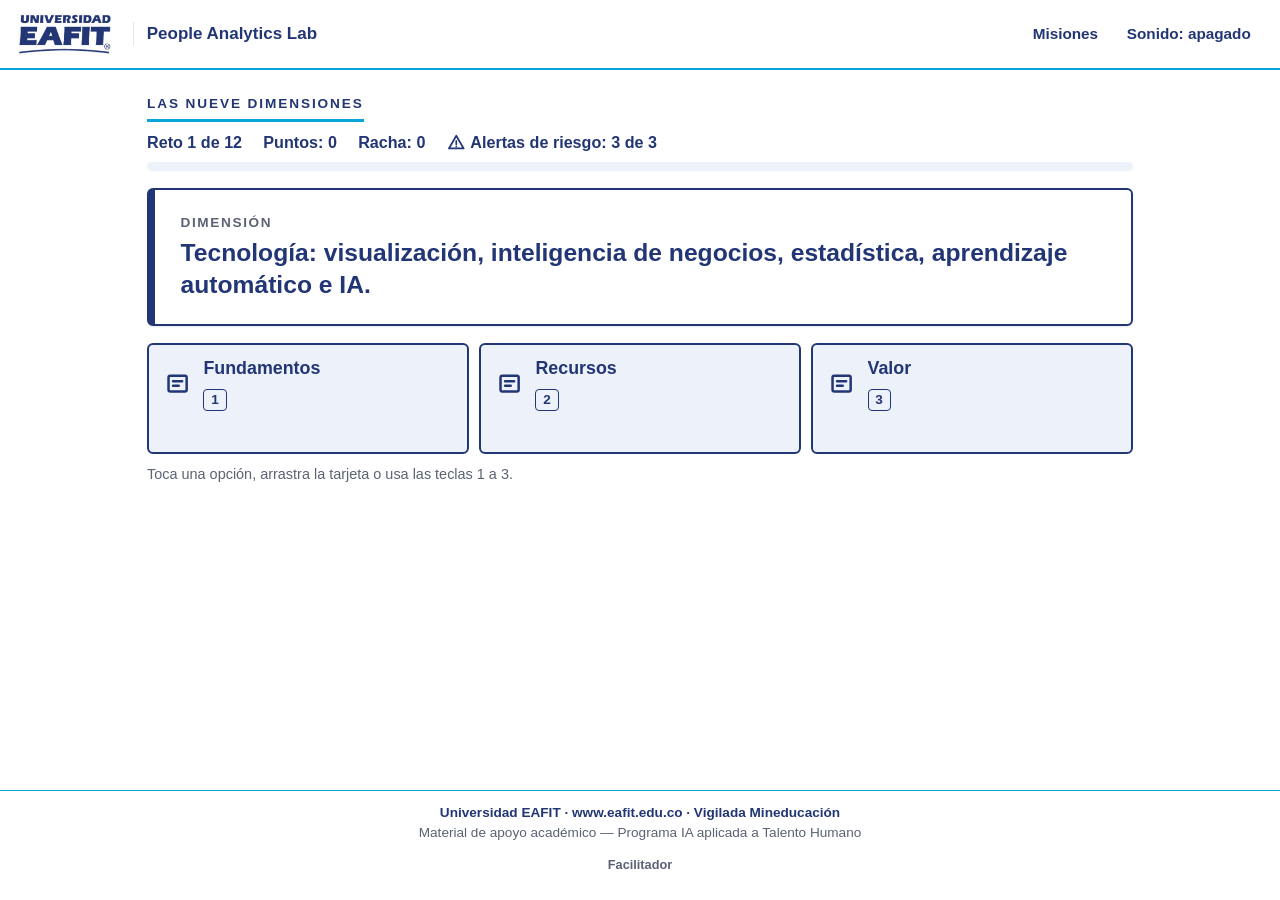
<file: capturas/H-mision4-dimensiones.html>
<!DOCTYPE html>
<html lang="es-CO">
<head>
  <meta charset="utf-8">
  <meta name="viewport" content="width=device-width, initial-scale=1">
  <title>EAFIT People Analytics Lab · IA aplicada a Talento Humano</title>
  <meta name="description" content="Juego de repaso de People Analytics: cultura del dato, niveles de madurez, habilidades clave y las nueve dimensiones. Material de apoyo académico.">
  <meta name="robots" content="noindex">
  <style>
/*
 * ESTILOS — EAFIT People Analytics Lab
 * Todos los colores y tipografías salen de brand/BRAND.md.
 * No agregues colores fuera de estos tokens.
 */

/* ---------- Tipografía (incluida localmente, licencia OFL) ---------- */
/* ---------- Tokens de marca (BRAND.md, sección 1) ---------- */
:root {
  --eafit-azul: #223675;
  --eafit-azul-profundo: #16265C;
  --eafit-cian: #0AA4D8;
  --eafit-gris-texto: #5A6273;
  --eafit-fondo-1: #EDF1F9;
  --eafit-fondo-2: #D7EEFA;
  --eafit-fondo-3: #F2F7FD;
  --eafit-borde: #DCE8F6;
  --eafit-blanco: #FFFFFF;

  --fuente: "Carlito", Calibri, Arial, sans-serif;
  --radio: 6px;
  --ancho: 60rem;
  --sombra: 0 1px 2px rgba(34, 54, 117, 0.12);
}

*, *::before, *::after { box-sizing: border-box; }

html { font-size: 106.25%; -webkit-text-size-adjust: 100%; }
html.proyector { font-size: 150%; }

body {
  margin: 0;
  min-height: 100vh;
  display: flex;
  flex-direction: column;
  font-family: var(--fuente);
  font-size: 1rem;
  line-height: 1.45;
  color: var(--eafit-azul);
  background: var(--eafit-blanco);
}

h1, h2, h3, p { margin: 0; }
h1 { font-size: 1.75rem; line-height: 1.15; }
h2 { font-size: 1.25rem; line-height: 1.2; }
img { max-width: 100%; height: auto; }

.solo-lectores {
  position: absolute; width: 1px; height: 1px; overflow: hidden;
  clip: rect(0 0 0 0); white-space: nowrap;
}

.salto {
  position: absolute; left: 0.5rem; top: -4rem; z-index: 10;
  background: var(--eafit-azul); color: var(--eafit-blanco);
  padding: 0.5rem 0.75rem; border-radius: var(--radio);
}
.salto:focus { top: 0.5rem; }

/* Foco visible en todo lo interactivo */
:focus-visible { outline: 3px solid var(--eafit-azul); outline-offset: 2px; }
.portada :focus-visible, .facilitador :focus-visible, .retro--alerta :focus-visible {
  outline-color: var(--eafit-blanco);
}
main:focus { outline: none; }

/* ---------- Cabecera y pie ---------- */
.cabecera {
  display: flex; align-items: center; justify-content: space-between; gap: 0.75rem;
  padding: 0.5rem 1rem;
  border-bottom: 2px solid var(--eafit-cian);
  background: var(--eafit-blanco);
}
.cabecera__marca { display: flex; align-items: center; gap: 0.75rem; min-width: 0; }
/* El logo no se deforma ni se recolorea; se deja aire a su alrededor. */
.cabecera__logo { height: 2.5rem; width: auto; margin: 0.25rem 0.5rem 0.25rem 0; }
.cabecera__nombre {
  font-weight: 700; font-size: 1rem; padding-left: 0.75rem;
  border-left: 1px solid var(--eafit-borde); white-space: nowrap;
}
.cabecera__acciones { display: flex; gap: 0.25rem; flex-wrap: wrap; justify-content: flex-end; }

main { flex: 1; width: 100%; }
.contenedor { max-width: var(--ancho); margin: 0 auto; padding: 1.25rem 1rem 2rem; }

.pie {
  border-top: 1px solid var(--eafit-cian);
  padding: 0.75rem 1rem 1rem;
  text-align: center;
  font-size: 0.8rem;
}
.pie__institucional { font-weight: 700; }
.pie__academico { color: var(--eafit-gris-texto); }

/* ---------- Botones ---------- */
.boton {
  font: inherit; font-weight: 700; cursor: pointer;
  min-height: 2.75rem; padding: 0.55rem 1.1rem;
  border-radius: var(--radio);
  border: 2px solid var(--eafit-azul);
  background: var(--eafit-azul); color: var(--eafit-blanco);
}
.boton:hover { background: var(--eafit-azul-profundo); border-color: var(--eafit-azul-profundo); }
.boton--secundario { background: var(--eafit-blanco); color: var(--eafit-azul); }
.boton--secundario:hover { background: var(--eafit-fondo-1); border-color: var(--eafit-azul); }
.boton--texto {
  background: transparent; color: var(--eafit-azul); border-color: transparent;
  padding: 0.4rem 0.6rem; font-size: 0.9rem;
}
.boton--texto:hover { background: var(--eafit-fondo-1); border-color: transparent; }
.boton--claro { background: var(--eafit-blanco); color: var(--eafit-azul); border-color: var(--eafit-blanco); }
.boton--claro:hover { background: var(--eafit-fondo-2); border-color: var(--eafit-fondo-2); }
.boton[disabled] { opacity: 0.55; cursor: not-allowed; }
.acciones { display: flex; flex-wrap: wrap; gap: 0.6rem; margin-top: 1.25rem; }

/* ---------- Antetítulo (BRAND.md, sección 5) ---------- */
.antetitulo {
  font-size: 0.8rem; font-weight: 700; letter-spacing: 0.14em; text-transform: uppercase;
  color: var(--eafit-azul);
  padding-bottom: 0.3rem; margin-bottom: 0.5rem;
  border-bottom: 3px solid var(--eafit-cian);
  display: inline-block;
}

/* ---------- Portada ---------- */
.portada { background: var(--eafit-azul); color: var(--eafit-blanco); }
.portada .contenedor { padding-top: 2rem; padding-bottom: 2rem; }
/* El archivo del logo trae fondo azul #223675: solo se usa sobre ese mismo azul. */
.portada__logo { width: 11rem; height: auto; display: block; margin-bottom: 2rem; }
.portada .antetitulo { color: var(--eafit-blanco); }
.portada h1 { font-size: 2.4rem; margin-bottom: 0.75rem; }
.portada__texto { max-width: 36rem; font-size: 1.1rem; }
.portada__firma {
  margin-top: 2rem; padding-top: 0.75rem; border-top: 1px solid var(--eafit-cian);
  font-weight: 700;
}
.datos { display: grid; gap: 0.75rem; grid-template-columns: 1fr; }
.dato { background: var(--eafit-fondo-1); border-radius: var(--radio); padding: 0.9rem 1rem; }
.dato strong { display: block; font-size: 1.1rem; }
.dato span { color: var(--eafit-gris-texto); }

/* ---------- Mapa de misiones ---------- */
.marcador { display: flex; flex-wrap: wrap; gap: 0.5rem 1.5rem; margin: 0.75rem 0 1.25rem; font-weight: 700; }
.lista-misiones { list-style: none; margin: 0; padding: 0; display: grid; gap: 0.75rem; grid-template-columns: 1fr; }
.mision {
  display: grid; grid-template-columns: auto 1fr; gap: 0.25rem 0.9rem; align-items: start;
  border: 1px solid var(--eafit-borde); border-radius: var(--radio);
  background: var(--eafit-fondo-3); padding: 1rem; box-shadow: var(--sombra);
}
.mision__numero {
  grid-row: span 3;
  width: 2.4rem; height: 2.4rem; border-radius: 50%;
  display: flex; align-items: center; justify-content: center;
  background: var(--eafit-azul); color: var(--eafit-blanco); font-weight: 700;
}
.mision__resumen { color: var(--eafit-gris-texto); }
.mision__estado { font-size: 0.9rem; font-weight: 700; display: flex; align-items: center; gap: 0.35rem; }
.mision__pie { grid-column: 2; display: flex; flex-wrap: wrap; align-items: center; justify-content: space-between; gap: 0.5rem; margin-top: 0.4rem; }
.mision--bloqueada { background: var(--eafit-blanco); }
.mision--bloqueada .mision__numero { background: var(--eafit-blanco); color: var(--eafit-azul); border: 2px solid var(--eafit-azul); }

.icono { width: 1.15em; height: 1.15em; flex: none; vertical-align: -0.18em; }

/* ---------- Presentación de la misión ---------- */
.intro__instruccion { font-size: 1.15rem; max-width: 40rem; margin: 0.75rem 0 1rem; }
.reglas { list-style: none; padding: 0; margin: 0; display: grid; gap: 0.5rem; max-width: 40rem; }
.reglas li { background: var(--eafit-fondo-1); border-radius: var(--radio); padding: 0.6rem 0.8rem; }

/* ---------- Estado de la partida ---------- */
.estado { display: flex; flex-wrap: wrap; align-items: center; gap: 0.4rem 1.25rem; font-weight: 700; font-size: 0.95rem; }
.estado__alertas { display: inline-flex; align-items: center; gap: 0.3rem; }
.progreso { height: 0.5rem; background: var(--eafit-fondo-1); border-radius: 1rem; overflow: hidden; margin: 0.5rem 0 1rem; }
.progreso__barra { height: 100%; background: var(--eafit-cian); transition: width 0.25s ease; }

/* ---------- Misión 1: tarjeta y destinos ---------- */
.tarjeta {
  background: var(--eafit-blanco);
  border: 2px solid var(--eafit-azul); border-left-width: 0.5rem;
  border-radius: var(--radio); box-shadow: var(--sombra);
  padding: 1rem 1.1rem; margin-bottom: 1rem;
  font-size: 1.2rem; font-weight: 700; line-height: 1.3;
  position: relative; z-index: 2;
}
.tarjeta__etiqueta { display: block; font-size: 0.8rem; letter-spacing: 0.12em; text-transform: uppercase; color: var(--eafit-gris-texto); margin-bottom: 0.3rem; }
.tarjeta--arrastrable { cursor: grab; touch-action: none; user-select: none; -webkit-user-select: none; }
.tarjeta--moviendo { cursor: grabbing; box-shadow: 0 8px 18px rgba(34, 54, 117, 0.25); }
.tarjeta--regresa { transition: transform 0.2s ease; }

.destinos { display: grid; gap: 0.6rem; grid-template-columns: 1fr; }
.destino {
  font: inherit; text-align: left; cursor: pointer; color: var(--eafit-azul);
  display: grid; grid-template-columns: auto 1fr auto; gap: 0.1rem 0.7rem; align-items: center;
  min-height: 3.75rem; padding: 0.65rem 0.9rem;
  background: var(--eafit-fondo-1);
  border: 2px solid var(--eafit-azul); border-radius: var(--radio);
}
.destino:hover, .destino--encima { background: var(--eafit-fondo-2); }
.destino--encima { outline: 3px solid var(--eafit-cian); outline-offset: 2px; }
.destino > .icono { grid-row: span 2; width: 1.6rem; height: 1.6rem; }
.destino__texto { font-weight: 700; font-size: 1.05rem; }
.destino__ayuda { grid-column: 2; font-size: 0.85rem; color: var(--eafit-gris-texto); }
.destino__tecla {
  grid-row: 1 / span 2; grid-column: 3;
  border: 1px solid var(--eafit-azul); border-radius: 4px; padding: 0 0.4rem; font-size: 0.8rem; font-weight: 700;
}
.destino[disabled] { cursor: default; opacity: 1; }
.destino--apagado { background: var(--eafit-blanco); border-color: var(--eafit-borde); color: var(--eafit-gris-texto); }
.destino--era { background: var(--eafit-fondo-2); border-color: var(--eafit-cian); border-width: 3px; }
.destino--elegido-mal { background: var(--eafit-blanco); border-style: dashed; border-color: var(--eafit-azul-profundo); }
.destino__marca { grid-column: 2; font-size: 0.85rem; font-weight: 700; display: flex; align-items: center; gap: 0.25rem; }
.ayuda-teclado { margin-top: 0.6rem; font-size: 0.85rem; color: var(--eafit-gris-texto); }

/* ---------- Retroalimentación (BRAND.md, sección 7: pendiente de validación) ---------- */
.retro { margin-top: 1rem; padding: 0.9rem 1rem; border-radius: var(--radio); }
.retro__titulo { display: flex; align-items: center; gap: 0.45rem; font-size: 1.15rem; font-weight: 700; margin-bottom: 0.35rem; }
.retro__fuente { font-size: 0.85rem; margin-top: 0.35rem; }
.retro--ok { background: var(--eafit-fondo-2); border: 2px solid var(--eafit-cian); border-left-width: 0.5rem; }
.retro--mal { background: var(--eafit-blanco); border: 2px dashed var(--eafit-azul-profundo); color: var(--eafit-azul-profundo); }
.retro--alerta { background: var(--eafit-azul-profundo); color: var(--eafit-blanco); border: 2px solid var(--eafit-azul-profundo); }
.retro--mal .retro__fuente { color: var(--eafit-gris-texto); }

/* ---------- Resumen y repaso ---------- */
.insignia {
  display: flex; align-items: center; gap: 0.9rem;
  background: var(--eafit-azul); color: var(--eafit-blanco);
  border-radius: var(--radio); padding: 1rem; margin: 1rem 0;
}
.insignia .icono { width: 2.6rem; height: 2.6rem; }
.insignia--pendiente { background: var(--eafit-blanco); color: var(--eafit-azul); border: 2px dashed var(--eafit-azul); }
.insignia__nombre { font-size: 1.25rem; font-weight: 700; display: block; }
.cifras { display: grid; grid-template-columns: repeat(2, 1fr); gap: 0.6rem; }
.cifra { background: var(--eafit-fondo-1); border-radius: var(--radio); padding: 0.75rem; }
.cifra strong { display: block; font-size: 1.6rem; line-height: 1.1; }
.cifra span { font-size: 0.9rem; color: var(--eafit-gris-texto); }

.repaso { list-style: none; margin: 1rem 0 0; padding: 0; display: grid; gap: 0.75rem; }
.repaso li { border: 1px solid var(--eafit-borde); border-left: 0.4rem solid var(--eafit-cian); border-radius: var(--radio); padding: 0.8rem 1rem; background: var(--eafit-fondo-3); }
.repaso__enunciado { font-weight: 700; }
.repaso__fuente { font-size: 0.85rem; color: var(--eafit-gris-texto); }

/* ---------- Configuración de la sala ---------- */
.campos { display: grid; gap: 0.75rem; grid-template-columns: 1fr; margin-top: 1rem; max-width: 44rem; }
.campo { display: grid; gap: 0.25rem; font-weight: 700; }
.campo input {
  font: inherit; color: var(--eafit-azul); background: var(--eafit-blanco);
  border: 2px solid var(--eafit-azul); border-radius: var(--radio);
  min-height: 2.75rem; padding: 0.4rem 0.7rem; width: 100%;
}
.nota { font-size: 0.9rem; color: var(--eafit-gris-texto); margin-top: 0.6rem; }
.boton--contorno { background: transparent; color: var(--eafit-blanco); border-color: var(--eafit-blanco); }
.boton--contorno:hover { background: var(--eafit-azul-profundo); border-color: var(--eafit-blanco); }
.boton--chico { min-height: 2.4rem; padding: 0.3rem 0.8rem; font-size: 0.9rem; }
.boton--icono { min-height: 2.75rem; min-width: 2.75rem; padding: 0.3rem; display: inline-flex; align-items: center; justify-content: center; }

/* ---------- Opciones de respuesta ---------- */
.pregunta { font-size: 1.25rem; font-weight: 700; line-height: 1.3; margin: 0.25rem 0 0.9rem; }
.opciones { display: grid; gap: 0.6rem; grid-template-columns: 1fr; }
.opcion {
  font: inherit; text-align: left; cursor: pointer; color: var(--eafit-azul);
  display: grid; grid-template-columns: auto 1fr; gap: 0.1rem 0.7rem; align-items: center;
  min-height: 3.25rem; padding: 0.6rem 0.9rem;
  background: var(--eafit-fondo-1);
  border: 2px solid var(--eafit-azul); border-radius: var(--radio);
}
.opcion:hover { background: var(--eafit-fondo-2); }
.opcion__texto { font-weight: 700; grid-column: 2; }
.opcion__ayuda { grid-column: 2; font-size: 0.9rem; color: var(--eafit-gris-texto); }
.opcion__tecla, .opcion__casilla {
  grid-row: span 2; width: 1.7rem; height: 1.7rem; display: flex; align-items: center; justify-content: center;
  border: 2px solid var(--eafit-azul); border-radius: 4px; font-size: 0.85rem; font-weight: 700; background: var(--eafit-blanco);
}
.opcion__casilla .icono { visibility: hidden; }
.opcion--marcada { background: var(--eafit-fondo-2); border-width: 3px; }
.opcion--marcada .opcion__casilla { background: var(--eafit-azul); color: var(--eafit-blanco); }
.opcion--marcada .opcion__casilla .icono, .opcion--era .opcion__casilla .icono { visibility: visible; }
.opcion__marca { grid-column: 2; font-size: 0.85rem; font-weight: 700; display: flex; align-items: center; gap: 0.25rem; }
.opcion[disabled] { cursor: default; opacity: 1; }
.opcion--apagada { background: var(--eafit-blanco); border-color: var(--eafit-borde); color: var(--eafit-gris-texto); }
.opcion--apagada .opcion__tecla, .opcion--apagada .opcion__casilla { border-color: var(--eafit-borde); }
.opcion--era { background: var(--eafit-fondo-2); border-color: var(--eafit-cian); border-width: 3px; }
.opcion--elegido-mal { background: var(--eafit-blanco); border-style: dashed; border-color: var(--eafit-azul-profundo); }
.opciones--fila .opcion { grid-template-columns: 1fr; }
.opciones--fila .opcion__texto, .opciones--fila .opcion__ayuda { grid-column: 1; }

.ficha { display: flex; align-items: center; gap: 0.4rem; flex-wrap: wrap; background: var(--eafit-azul); color: var(--eafit-blanco); border-radius: var(--radio); padding: 0.5rem 0.8rem; margin-bottom: 0.75rem; }
.pista { background: var(--eafit-fondo-2); border-left: 0.4rem solid var(--eafit-cian); border-radius: var(--radio); padding: 0.6rem 0.8rem; margin-top: 0.75rem; }

/* ---------- Simulador de chat (misión 4) ---------- */
.chat { display: grid; gap: 0.5rem; margin-bottom: 1rem; }
.burbuja { max-width: 88%; padding: 0.65rem 0.9rem; border-radius: var(--radio); }
.burbuja__quien { display: block; font-size: 0.75rem; font-weight: 700; letter-spacing: 0.1em; text-transform: uppercase; margin-bottom: 0.15rem; }
.burbuja--usuario { justify-self: end; background: var(--eafit-fondo-1); border: 1px solid var(--eafit-borde); }
.burbuja--agente { justify-self: start; background: var(--eafit-blanco); border: 2px solid var(--eafit-azul); border-left-width: 0.4rem; }
.chat .nota { margin-top: 0; font-style: italic; }

/* ---------- Ordenar pasos ---------- */
.pasos { list-style: none; margin: 0; padding: 0; display: grid; gap: 0.5rem; }
.paso {
  display: grid; grid-template-columns: auto 1fr auto; gap: 0.6rem; align-items: center;
  background: var(--eafit-fondo-1); border: 2px solid var(--eafit-azul); border-radius: var(--radio); padding: 0.5rem 0.7rem;
}
.paso__numero { width: 1.8rem; height: 1.8rem; border-radius: 50%; background: var(--eafit-azul); color: var(--eafit-blanco); display: flex; align-items: center; justify-content: center; font-weight: 700; font-size: 0.9rem; }
.paso__texto { font-weight: 700; }
.paso__botones { display: flex; gap: 0.35rem; }
.paso--bien { background: var(--eafit-fondo-2); border-color: var(--eafit-cian); border-width: 3px; }
.paso--mal { background: var(--eafit-blanco); border-style: dashed; border-color: var(--eafit-azul-profundo); }

/* ---------- Equipos, turnos y tabla de posiciones ---------- */
.turnos { display: grid; gap: 0.5rem; grid-template-columns: repeat(auto-fit, minmax(7rem, 1fr)); margin-bottom: 0.75rem; }
.turno { display: grid; padding: 0.45rem 0.7rem; border: 1px solid var(--eafit-borde); border-radius: var(--radio); background: var(--eafit-blanco); color: var(--eafit-gris-texto); font-size: 0.9rem; }
.turno strong { color: var(--eafit-azul); font-size: 1rem; }
.turno--activo { background: var(--eafit-azul); border-color: var(--eafit-azul); color: var(--eafit-blanco); }
.turno--activo strong { color: var(--eafit-blanco); font-size: 1.15rem; }
.turno__etiqueta { font-size: 0.72rem; font-weight: 700; letter-spacing: 0.12em; text-transform: uppercase; }
.tabla { width: 100%; max-width: 34rem; border-collapse: collapse; margin: 0.5rem 0 1.25rem; }
.tabla caption { text-align: left; font-weight: 700; font-size: 1.1rem; padding-bottom: 0.35rem; }
.tabla th, .tabla td { text-align: left; padding: 0.45rem 0.7rem; border-bottom: 1px solid var(--eafit-borde); }
.tabla tr:first-child th, .tabla tr:first-child td { background: var(--eafit-fondo-2); font-weight: 700; }
.tabla td:last-child { text-align: right; white-space: nowrap; }

/* ---------- Reloj y comodines (reto final) ---------- */
.comodines { display: flex; flex-wrap: wrap; align-items: center; gap: 0.5rem; margin-bottom: 0.9rem; }
.reloj { display: flex; align-items: center; gap: 0.4rem; font-weight: 700; font-size: 1.15rem; flex: 1 1 12rem; }
.reloj__pista { flex: 1; height: 0.5rem; background: var(--eafit-fondo-1); border-radius: 1rem; overflow: hidden; min-width: 4rem; }
.reloj__barra { display: block; height: 100%; background: var(--eafit-azul); transition: width 0.9s linear; }

/* ---------- Avisos y resultados finales ---------- */
.aviso { display: flex; align-items: center; gap: 0.45rem; flex-wrap: wrap; background: var(--eafit-fondo-2); border: 2px solid var(--eafit-cian); border-radius: var(--radio); padding: 0.6rem 0.8rem; margin-bottom: 1rem; }
.aviso--pendiente { background: var(--eafit-blanco); border: 2px dashed var(--eafit-azul); }
.logros { list-style: none; margin: 0.5rem 0 1.25rem; padding: 0; display: grid; gap: 0.5rem; grid-template-columns: 1fr; }
.logro { display: flex; align-items: center; gap: 0.7rem; background: var(--eafit-azul); color: var(--eafit-blanco); border-radius: var(--radio); padding: 0.6rem 0.8rem; }
.logro .icono { width: 1.8rem; height: 1.8rem; }
.logro span span { display: block; font-size: 0.85rem; }
.logro strong { display: block; }
.logro--pendiente { background: var(--eafit-blanco); color: var(--eafit-azul); border: 2px dashed var(--eafit-azul); }
.dos-columnas { display: grid; gap: 1rem; grid-template-columns: 1fr; }
.conceptos { margin: 0.4rem 0 0; padding-left: 1.2rem; display: grid; gap: 0.3rem; }
.cierre { margin-top: 1.25rem; padding: 0.9rem 1rem; background: var(--eafit-azul); color: var(--eafit-blanco); border-radius: var(--radio); font-size: 1.15rem; font-weight: 700; }
.firma { margin-top: 1.25rem; padding-top: 0.6rem; border-top: 1px solid var(--eafit-cian); font-weight: 700; }
.pie__facilitador { font-size: 0.75rem; min-height: 2rem; color: var(--eafit-gris-texto); margin-top: 0.25rem; }

/* ---------- Modo facilitador ---------- */
.facilitador {
  background: var(--eafit-azul-profundo); color: var(--eafit-blanco);
  padding: 0.4rem 1rem; display: flex; flex-wrap: wrap; align-items: center; gap: 0.5rem;
  font-size: 0.9rem;
}
.facilitador[hidden] { display: none; }
.facilitador strong { margin-right: 0.5rem; }
.facilitador .boton { min-height: 2.2rem; padding: 0.25rem 0.7rem; font-size: 0.85rem; }
.clave { margin-top: 0.75rem; padding: 0.6rem 0.8rem; background: var(--eafit-azul-profundo); color: var(--eafit-blanco); border-radius: var(--radio); }

/* ---------- Pantallas anchas y proyector ---------- */
@media (min-width: 40rem) {
  h1 { font-size: 2.1rem; }
  .portada h1 { font-size: 3.2rem; }
  .portada .contenedor { padding-top: 3rem; padding-bottom: 3rem; }
  .datos { grid-template-columns: repeat(3, 1fr); }
  .lista-misiones { grid-template-columns: repeat(2, 1fr); }
  .destinos { grid-template-columns: repeat(3, 1fr); }
  .destino { grid-template-columns: auto 1fr; align-content: start; min-height: 6.5rem; }
  .destino__tecla { grid-row: auto; grid-column: 2; justify-self: start; margin-top: 0.3rem; }
  .tarjeta { font-size: 1.45rem; padding: 1.4rem 1.5rem; }
  .cifras { grid-template-columns: repeat(4, 1fr); }
  .destinos--2 { grid-template-columns: repeat(2, 1fr); }
  .destinos--4 { grid-template-columns: repeat(4, 1fr); }
  .destinos--4 .destino { grid-template-columns: 1fr; min-height: 5rem; }
  .destinos--4 .destino > .icono { display: none; }
  .destinos--4 .destino__tecla, .destinos--4 .destino__marca { grid-column: 1; }
  .destinos--5 { grid-template-columns: repeat(5, 1fr); }
  .destinos--5 .destino { min-height: 5rem; grid-template-columns: 1fr; }
  .destinos--5 .destino > .icono { display: none; }
  .destinos--5 .destino__tecla { grid-column: 1; }
  .destinos--5 .destino__marca { grid-column: 1; }
  .opciones--fila { grid-template-columns: repeat(3, 1fr); }
  .campos { grid-template-columns: repeat(3, 1fr); }
  .logros { grid-template-columns: repeat(2, 1fr); }
  .dos-columnas { grid-template-columns: repeat(2, 1fr); }
  .pregunta { font-size: 1.45rem; }
}
@media (min-width: 100rem) {
  html { font-size: 137.5%; }
  html.proyector { font-size: 162.5%; }
}

/* Sin animaciones para quien las desactiva en su sistema */
@media (prefers-reduced-motion: reduce) {
  *, *::before, *::after { transition: none !important; animation: none !important; }
}

/* Alto contraste del sistema (Windows) */
@media (forced-colors: active) {
  .boton, .destino, .tarjeta, .retro, .insignia { border: 2px solid; }
}

</style>
</head>
<body>
  <a class="salto" href="#contenido">Saltar al contenido</a>

  <header class="cabecera">
    <div class="cabecera__marca">
      <img class="cabecera__logo" src="[data-uri]" width="731" height="328" alt="Universidad EAFIT">
      <span class="cabecera__nombre">People Analytics Lab</span>
    </div>
    <nav class="cabecera__acciones" aria-label="Opciones del juego">
      <button type="button" class="boton boton--texto" id="btn-misiones">Misiones</button>
      <button type="button" class="boton boton--texto" id="btn-sonido" aria-pressed="false">Sonido: apagado</button>
    </nav>
  </header>

  <div id="barra-facilitador" class="facilitador" hidden></div>

  <main id="contenido" tabindex="-1"></main>

  <footer class="pie">
    <p class="pie__institucional">Universidad EAFIT · www.eafit.edu.co · Vigilada Mineducación</p>
    <p class="pie__academico">Material de apoyo académico — Programa IA aplicada a Talento Humano</p>
    <button type="button" class="boton boton--texto pie__facilitador" id="btn-facilitador">Facilitador</button>
  </footer>

  <div id="vivo" class="solo-lectores" aria-live="polite"></div>

  <noscript><p style="padding:1rem">Este juego necesita JavaScript activado en el navegador.</p></noscript>

  <script>window.AA_DEMO="m4";</script>
<script>
/*
 * BANCO DE PREGUNTAS — EAFIT People Analytics Lab
 * ------------------------------------------------------------------
 * Este archivo se puede editar sin tocar la lógica del juego.
 * Es un archivo .js (y no .json) para que el juego abra con doble clic
 * en index.html, sin servidor.
 *
 * Cada ítem tiene:
 *   id          identificador único (no lo repitas)
 *   mision      m1 … m6
 *   concepto    A … G (ver CONTENIDO.md)
 *   tipo        "clasificar" | "opcion" | "multi" | "ordenar"
 *   enunciado   lo que lee el jugador
 *   opciones    lista de { id, texto } (en "clasificar" se usan las
 *               categorías de la misión y este campo no va)
 *   correcta    id de la opción correcta
 *               ("multi": lista de ids · "ordenar": lista de ids en orden)
 *   explicacion 1–2 frases que se muestran después de responder
 *   fuente      documento de la clase del que sale
 *   critico     (opcional) true = fallarlo cuesta una "alerta de riesgo"
 *   pista       (solo reto final) texto del comodín «Pista del facilitador»
 *
 * Después de editar, ejecuta:  node tools/validar.js
 * Los casos marcados como ficticios son inventados para el juego.
 */
(function (raiz) {
  "use strict";

  var PPT = "Presentación «Clase 3 · People Analytics» (Parte 1)";
  var NUEVE = "Lectura «Nine Dimensions for Excellence in People Analytics» (Insight222)";
  var SIS = "Lectura «People Analytics, Evolved: A Systemic Approach» (Josh Bersin Company)";
  var FICT = " · caso ficticio para el juego";

  var SI_NO = [
    { id: "si", texto: "Verdadero" },
    { id: "no", texto: "Falso" }
  ];

  /* Textos generales del juego */
  var juego = {
    nombre: "EAFIT People Analytics Lab",
    antetitulo: "IA aplicada a Talento Humano · People Analytics",
    portada: "Eres analista en formación en el Laboratorio de People Analytics. Supera cinco misiones y un reto final para repasar lo que vimos en clase: de la intuición al análisis estratégico.",
    lugar: "Laboratorio de People Analytics",
    ejemploCritico: "como usar los datos para culpar o descuidar la privacidad",
    cierre: "Los datos no reemplazan el criterio: las decisiones sobre personas se toman desde la evidencia y la responsabilidad."
  };

  var misiones = [
    {
      id: "m1",
      titulo: "¿En qué nivel estamos?",
      resumen: "Ubica cada pista en uno de los 4 niveles de madurez analítica.",
      instruccion: "Lee la pista y decide a cuál de los cuatro niveles de madurez analítica corresponde: reporting, descriptivo, estratégico o sistémico. Toca un nivel o arrastra la tarjeta.",
      insignia: "Radar de madurez",
      etiqueta: "Pista",
      seleccion: { porCategoria: 3 },
      categorias: [
        { id: "n1", texto: "1 · Reporting" },
        { id: "n2", texto: "2 · Descriptivo" },
        { id: "n3", texto: "3 · Estratégico" },
        { id: "n4", texto: "4 · Sistémico" }
      ]
    },
    {
      id: "m2",
      titulo: "Cultura del dato o señal de alerta",
      resumen: "Distingue las prácticas que construyen cultura del dato.",
      instruccion: "Lee cada comportamiento y decide si construye cultura del dato en Talento Humano o si es una señal de alerta. Toca una opción o arrastra la tarjeta.",
      insignia: "Guardián de la cultura del dato",
      etiqueta: "Comportamiento",
      seleccion: { porCategoria: 6 },
      categorias: [
        { id: "practica", texto: "Cultura del dato", icono: "visto", ayuda: "Evidencia y responsabilidad" },
        { id: "alerta", texto: "Señal de alerta", icono: "alto", ayuda: "Intuición, jerarquía, urgencia o mal uso" }
      ]
    },
    {
      id: "m3",
      titulo: "El equipo ideal",
      resumen: "Asigna cada habilidad a su área de conocimiento.",
      instruccion: "Un equipo de People Analytics combina varias áreas de conocimiento. Lee cada habilidad y ubícala en su área: ciencia de datos, consultoría o ciencias del comportamiento.",
      insignia: "Arquitecto de equipos",
      etiqueta: "Habilidad",
      seleccion: { porCategoria: 4 },
      categorias: [
        { id: "datos", texto: "Ciencia de datos" },
        { id: "consultoria", texto: "Consultoría" },
        { id: "comportamiento", texto: "Ciencias del comportamiento" }
      ]
    },
    {
      id: "m4",
      titulo: "Las nueve dimensiones",
      resumen: "Fundamentos, recursos y valor: el modelo de Insight222.",
      instruccion: "El modelo de las nueve dimensiones las agrupa en tres categorías: fundamentos, recursos y valor. Ubica cada dimensión en su categoría y responde las preguntas sobre el modelo.",
      insignia: "Navegante de las nueve dimensiones",
      etiqueta: "Dimensión",
      seleccion: { cantidad: 12 },
      categorias: [
        { id: "fundamentos", texto: "Fundamentos" },
        { id: "recursos", texto: "Recursos" },
        { id: "valor", texto: "Valor" }
      ]
    },
    {
      id: "m5",
      titulo: "De la intuición a la evidencia",
      resumen: "Qué es People Analytics, el caso de Juan y el enfoque sistémico.",
      instruccion: "Responde las preguntas sobre qué es People Analytics, el caso de Juan y el enfoque sistémico. Algunas piden marcar varias opciones u ordenar pasos.",
      insignia: "De la intuición a la evidencia",
      seleccion: { cantidad: 10 }
    },
    {
      id: "m6",
      titulo: "Sala de decisiones",
      resumen: "10 preguntas relámpago contra el reloj, con comodines.",
      instruccion: "Preguntas relámpago mezcladas de todas las misiones, con reloj. Hay dos comodines para toda la partida: un 50/50 y una pista del facilitador.",
      insignia: "Analista graduado",
      seleccion: { cantidad: 10 },
      segundos: 25
    }
  ];

  var items = [
    /* ============ MISIÓN 1 · ¿En qué nivel estamos? (C) ============ */
    { id: "m1-01", mision: "m1", concepto: "C", tipo: "clasificar",
      enunciado: "Responde la pregunta: «¿Qué pasó?»",
      correcta: "n1",
      explicacion: "El nivel 1, reporting, es reactivo: responde «¿qué pasó?».",
      fuente: PPT },
    { id: "m1-02", mision: "m1", concepto: "C", tipo: "clasificar",
      enunciado: "En la tabla de la clase, este nivel se llama «Reactivo».",
      correcta: "n1",
      explicacion: "El nivel 1, reporting, es el reactivo.",
      fuente: PPT },
    { id: "m1-03", mision: "m1", concepto: "C", tipo: "clasificar",
      enunciado: "Según la clase, aquí está entre el 70 y el 80 % de las empresas de Latinoamérica.",
      correcta: "n1",
      explicacion: "La mayoría de las empresas de la región está en el nivel 1, reporting.",
      fuente: PPT },
    { id: "m1-04", mision: "m1", concepto: "C", tipo: "clasificar",
      enunciado: "Talento Humano entrega el número de retiros del mes pasado cuando alguien lo pide.",
      correcta: "n1",
      explicacion: "Contar lo que ya ocurrió, y solo cuando lo piden, es reporting: «¿qué pasó?».",
      fuente: PPT + FICT },
    { id: "m1-05", mision: "m1", concepto: "C", tipo: "clasificar",
      enunciado: "Responde la pregunta: «¿Cómo estamos?»",
      correcta: "n2",
      explicacion: "El nivel 2, descriptivo, responde «¿cómo estamos?».",
      fuente: PPT },
    { id: "m1-06", mision: "m1", concepto: "C", tipo: "clasificar",
      enunciado: "En la tabla de la clase, este nivel se llama «Dashboards».",
      correcta: "n2",
      explicacion: "El nivel 2, descriptivo, es el de los dashboards o tableros.",
      fuente: PPT },
    { id: "m1-07", mision: "m1", concepto: "C", tipo: "clasificar",
      enunciado: "Aquí vive la «trampa del dashboard».",
      correcta: "n2",
      explicacion: "La «trampa del dashboard» es quedarse en el nivel 2: mostrar cómo estamos sin llegar al porqué.",
      fuente: PPT },
    { id: "m1-08", mision: "m1", concepto: "C", tipo: "clasificar",
      enunciado: "El área tiene un tablero con la rotación por sede, pero nadie explica por qué cambia.",
      correcta: "n2",
      explicacion: "Un tablero que muestra el estado actual, sin explicar causas, es el nivel descriptivo.",
      fuente: PPT + FICT },
    { id: "m1-09", mision: "m1", concepto: "C", tipo: "clasificar",
      enunciado: "Responde la pregunta: «¿Por qué pasa y qué podemos hacer?»",
      correcta: "n3",
      explicacion: "El nivel 3, estratégico, responde «¿por qué pasa y qué podemos hacer?».",
      fuente: PPT },
    { id: "m1-10", mision: "m1", concepto: "C", tipo: "clasificar",
      enunciado: "En la tabla de la clase, este nivel se llama «Proactivo».",
      correcta: "n3",
      explicacion: "El nivel 3, estratégico, es el proactivo.",
      fuente: PPT },
    { id: "m1-11", mision: "m1", concepto: "C", tipo: "clasificar",
      enunciado: "Es la meta realista para los próximos 12 a 18 meses.",
      correcta: "n3",
      explicacion: "Llegar al nivel 3, estratégico, es la meta realista a 12–18 meses.",
      fuente: PPT },
    { id: "m1-12", mision: "m1", concepto: "C", tipo: "clasificar",
      enunciado: "El equipo analiza por qué renuncian más personas en una sede y propone acciones.",
      correcta: "n3",
      explicacion: "Buscar las causas y proponer qué hacer es el nivel estratégico.",
      fuente: PPT + FICT },
    { id: "m1-13", mision: "m1", concepto: "C", tipo: "clasificar",
      enunciado: "Responde la pregunta: «¿Qué va a pasar y qué debo decidir ahora?»",
      correcta: "n4",
      explicacion: "El nivel 4, sistémico, responde «¿qué va a pasar y qué debo decidir ahora?».",
      fuente: PPT },
    { id: "m1-14", mision: "m1", concepto: "C", tipo: "clasificar",
      enunciado: "En la tabla de la clase, este nivel se llama «Predictivo».",
      correcta: "n4",
      explicacion: "El nivel 4, sistémico, es el predictivo.",
      fuente: PPT },
    { id: "m1-15", mision: "m1", concepto: "C", tipo: "clasificar",
      enunciado: "La clase lo describe como «la ventaja competitiva real».",
      correcta: "n4",
      explicacion: "El nivel 4, sistémico, es la ventaja competitiva real.",
      fuente: PPT },
    { id: "m1-16", mision: "m1", concepto: "C", tipo: "clasificar",
      enunciado: "El equipo anticipa qué perfiles tienen mayor probabilidad de renunciar y decide hoy qué hacer.",
      correcta: "n4",
      explicacion: "Anticipar lo que va a pasar para decidir ahora es el nivel sistémico, predictivo.",
      fuente: PPT + FICT },

    /* ============ MISIÓN 2 · Cultura del dato o señal de alerta (B, G) ============ */
    { id: "m2-01", mision: "m2", concepto: "B", tipo: "clasificar",
      enunciado: "Hacer preguntas basadas en evidencia.",
      correcta: "practica",
      explicacion: "Es una de las cinco prácticas de la cultura del dato vistas en clase.",
      fuente: PPT },
    { id: "m2-02", mision: "m2", concepto: "B", tipo: "clasificar",
      enunciado: "Compartir los datos y los resultados de forma transparente.",
      correcta: "practica",
      explicacion: "La transparencia con los datos y los resultados es una práctica de la cultura del dato.",
      fuente: PPT },
    { id: "m2-03", mision: "m2", concepto: "B", tipo: "clasificar",
      enunciado: "Entrenar al equipo para interpretar e intervenir con base en datos.",
      correcta: "practica",
      explicacion: "La cultura del dato implica que todos sepan interpretar los datos con criterio.",
      fuente: PPT },
    { id: "m2-04", mision: "m2", concepto: "G", tipo: "clasificar",
      enunciado: "Usar los datos para aprender.",
      correcta: "practica",
      explicacion: "«No uses los datos para culpar, sino para aprender.»",
      fuente: PPT },
    { id: "m2-05", mision: "m2", concepto: "G", tipo: "clasificar",
      enunciado: "Cuidar la privacidad y la integridad de la información.",
      correcta: "practica",
      explicacion: "Cuidar la privacidad y la integridad de la información es una de las cinco prácticas.",
      fuente: PPT },
    { id: "m2-06", mision: "m2", concepto: "B", tipo: "clasificar",
      enunciado: "Tomar las decisiones sobre personas desde la evidencia y la responsabilidad.",
      correcta: "practica",
      explicacion: "En Talento Humano, la cultura del dato significa decidir desde la evidencia y la responsabilidad.",
      fuente: PPT },
    { id: "m2-07", mision: "m2", concepto: "B", tipo: "clasificar",
      enunciado: "Que líderes, analistas y gestores comprendan el valor de los datos y sepan interpretarlos con criterio.",
      correcta: "practica",
      explicacion: "La cultura del dato implica a todos: líderes, analistas y gestores.",
      fuente: PPT },
    { id: "m2-08", mision: "m2", concepto: "B", tipo: "clasificar",
      enunciado: "Actuar con base en los datos para mejorar el bienestar, el desempeño y el desarrollo de las personas.",
      correcta: "practica",
      explicacion: "El propósito de la cultura del dato es mejorar el bienestar, el desempeño y el desarrollo de las personas.",
      fuente: PPT },
    { id: "m2-09", mision: "m2", concepto: "G", tipo: "clasificar", critico: true,
      enunciado: "Usar los datos para culpar a una persona o a un equipo.",
      correcta: "alerta",
      explicacion: "Los datos no se usan para culpar, sino para aprender.",
      fuente: PPT },
    { id: "m2-10", mision: "m2", concepto: "G", tipo: "clasificar", critico: true,
      enunciado: "Descuidar la privacidad de la información de las personas.",
      correcta: "alerta",
      explicacion: "La cultura del dato exige cuidar la privacidad y la integridad de la información.",
      fuente: PPT },
    { id: "m2-11", mision: "m2", concepto: "G", tipo: "clasificar", critico: true,
      enunciado: "Utilizar los datos de las personas sin criterio ético.",
      correcta: "alerta",
      explicacion: "La cultura del dato implica utilizar los datos éticamente.",
      fuente: PPT },
    { id: "m2-12", mision: "m2", concepto: "B", tipo: "clasificar",
      enunciado: "Decidir sobre las personas solo desde la intuición.",
      correcta: "alerta",
      explicacion: "Con cultura del dato, las decisiones sobre personas no se toman solo desde la intuición.",
      fuente: PPT },
    { id: "m2-13", mision: "m2", concepto: "B", tipo: "clasificar",
      enunciado: "Decidir según quién tiene más jerarquía, sin mirar la evidencia.",
      correcta: "alerta",
      explicacion: "Con cultura del dato, la jerarquía no reemplaza la evidencia.",
      fuente: PPT },
    { id: "m2-14", mision: "m2", concepto: "B", tipo: "clasificar",
      enunciado: "Decidir por la urgencia del momento, sin evidencia.",
      correcta: "alerta",
      explicacion: "Con cultura del dato, la urgencia no reemplaza la evidencia.",
      fuente: PPT },
    { id: "m2-15", mision: "m2", concepto: "B", tipo: "clasificar",
      enunciado: "Sacar los datos sobre las personas solo cuando hay que justificar algo.",
      correcta: "alerta",
      explicacion: "La pregunta de la clase: ¿los datos se usan para aprender y decidir mejor, o solo aparecen cuando hay que justificar algo?",
      fuente: PPT },
    { id: "m2-16", mision: "m2", concepto: "B", tipo: "clasificar",
      enunciado: "Guardarse los datos y los resultados para que nadie más los vea.",
      correcta: "alerta",
      explicacion: "La cultura del dato pide compartir los datos y los resultados de forma transparente.",
      fuente: PPT },

    /* ============ MISIÓN 3 · El equipo ideal (D) ============ */
    { id: "m3-01", mision: "m3", concepto: "D", tipo: "clasificar",
      enunciado: "Programación: lenguajes como Python, R o SQL para analizar datos.",
      correcta: "datos",
      explicacion: "La programación para analizar datos es una habilidad de la ciencia de datos.",
      fuente: PPT },
    { id: "m3-02", mision: "m3", concepto: "D", tipo: "clasificar",
      enunciado: "Estadística: probabilidad, inferencia, regresiones y pruebas de hipótesis.",
      correcta: "datos",
      explicacion: "La estadística es una habilidad de la ciencia de datos.",
      fuente: PPT },
    { id: "m3-03", mision: "m3", concepto: "D", tipo: "clasificar",
      enunciado: "Aprendizaje automático: modelos de aprendizaje supervisado y no supervisado.",
      correcta: "datos",
      explicacion: "Comprender y aplicar modelos de aprendizaje automático es ciencia de datos.",
      fuente: PPT },
    { id: "m3-04", mision: "m3", concepto: "D", tipo: "clasificar",
      enunciado: "Visualización de datos: presentar los datos de manera fácilmente comprensible.",
      correcta: "datos",
      explicacion: "La visualización de datos hace parte de la ciencia de datos.",
      fuente: PPT },
    { id: "m3-05", mision: "m3", concepto: "D", tipo: "clasificar",
      enunciado: "Limpieza y manipulación de datos: limpiar, transformar y preparar conjuntos de datos.",
      correcta: "datos",
      explicacion: "Preparar los datos para el análisis es una habilidad de la ciencia de datos.",
      fuente: PPT },
    { id: "m3-06", mision: "m3", concepto: "D", tipo: "clasificar",
      enunciado: "Comunicación: explicar conceptos complejos a personas no técnicas y construir relaciones sólidas.",
      correcta: "consultoria",
      explicacion: "Las habilidades de comunicación hacen parte de la consultoría.",
      fuente: PPT },
    { id: "m3-07", mision: "m3", concepto: "D", tipo: "clasificar",
      enunciado: "Gestión de proyectos: coordinar tareas, cumplir plazos, asignar recursos y manejar riesgos.",
      correcta: "consultoria",
      explicacion: "La gestión de proyectos hace parte de la consultoría.",
      fuente: PPT },
    { id: "m3-08", mision: "m3", concepto: "D", tipo: "clasificar",
      enunciado: "Resolución de problemas: identificarlos, generar soluciones creativas y realistas, e implementarlas.",
      correcta: "consultoria",
      explicacion: "La resolución de problemas hace parte de la consultoría.",
      fuente: PPT },
    { id: "m3-09", mision: "m3", concepto: "D", tipo: "clasificar",
      enunciado: "Pensamiento crítico: analizar información y usarla para tomar decisiones informadas.",
      correcta: "consultoria",
      explicacion: "El pensamiento crítico hace parte de la consultoría.",
      fuente: PPT },
    { id: "m3-10", mision: "m3", concepto: "D", tipo: "clasificar",
      enunciado: "Habilidades de negocio: entender las metas y los desafíos del negocio y cómo resolverlos con análisis de personas.",
      correcta: "consultoria",
      explicacion: "Las habilidades de negocio hacen parte de la consultoría.",
      fuente: PPT },
    { id: "m3-11", mision: "m3", concepto: "D", tipo: "clasificar",
      enunciado: "Psicología organizacional: comprender cómo se comportan las personas en el lugar de trabajo.",
      correcta: "comportamiento",
      explicacion: "La psicología organizacional hace parte de las ciencias del comportamiento.",
      fuente: PPT },
    { id: "m3-12", mision: "m3", concepto: "D", tipo: "clasificar",
      enunciado: "Sociología: entender las dinámicas grupales e interpersonales en el entorno laboral.",
      correcta: "comportamiento",
      explicacion: "La sociología hace parte de las ciencias del comportamiento.",
      fuente: PPT },
    { id: "m3-13", mision: "m3", concepto: "D", tipo: "clasificar",
      enunciado: "Diseño de encuestas: crear y administrar encuestas para recopilar datos relevantes.",
      correcta: "comportamiento",
      explicacion: "El diseño de encuestas hace parte de las ciencias del comportamiento.",
      fuente: PPT },
    { id: "m3-14", mision: "m3", concepto: "D", tipo: "clasificar",
      enunciado: "Interpretación de datos cualitativos de entrevistas y grupos focales.",
      correcta: "comportamiento",
      explicacion: "Interpretar datos cualitativos de entrevistas y grupos focales hace parte de las ciencias del comportamiento.",
      fuente: PPT },
    { id: "m3-15", mision: "m3", concepto: "G", tipo: "clasificar",
      enunciado: "Principios de ética: aplicar consideraciones éticas en todas las decisiones y acciones.",
      correcta: "comportamiento",
      explicacion: "En la clase, los principios de ética aparecen dentro de las ciencias del comportamiento.",
      fuente: PPT },

    /* ============ MISIÓN 4 · Las nueve dimensiones (E) ============ */
    { id: "m4-01", mision: "m4", concepto: "E", tipo: "clasificar",
      enunciado: "Gobernanza: los mecanismos, procesos y procedimientos con los que la empresa opera y gestiona el riesgo.",
      correcta: "fundamentos",
      explicacion: "La gobernanza es la dimensión uno y pertenece a los fundamentos.",
      fuente: NUEVE },
    { id: "m4-02", mision: "m4", concepto: "E", tipo: "clasificar",
      enunciado: "Metodologías: los pasos para que el trabajo siga un camino claro y ágil.",
      correcta: "fundamentos",
      explicacion: "Las metodologías son la dimensión dos y pertenecen a los fundamentos.",
      fuente: NUEVE },
    { id: "m4-03", mision: "m4", concepto: "E", tipo: "clasificar",
      enunciado: "Grupos de interés (stakeholders): involucrar a las personas, funciones y grupos más importantes.",
      correcta: "fundamentos",
      explicacion: "Los grupos de interés son la dimensión tres y pertenecen a los fundamentos.",
      fuente: NUEVE },
    { id: "m4-04", mision: "m4", concepto: "E", tipo: "clasificar",
      enunciado: "Habilidades: las seis habilidades para el éxito en People Analytics.",
      correcta: "recursos",
      explicacion: "Los recursos son personas (o habilidades), tecnología y datos.",
      fuente: NUEVE },
    { id: "m4-05", mision: "m4", concepto: "E", tipo: "clasificar",
      enunciado: "Tecnología: visualización, inteligencia de negocios, estadística, aprendizaje automático e IA.",
      correcta: "recursos",
      explicacion: "La tecnología es la dimensión cinco y pertenece a los recursos.",
      fuente: NUEVE },
    { id: "m4-06", mision: "m4", concepto: "E", tipo: "clasificar",
      enunciado: "Datos: conocer, usar, integrar, gestionar y asegurar los datos de personas y de negocio.",
      correcta: "recursos",
      explicacion: "Los datos son la dimensión seis y pertenecen a los recursos.",
      fuente: NUEVE },
    { id: "m4-07", mision: "m4", concepto: "E", tipo: "clasificar",
      enunciado: "Experiencias de la fuerza laboral: analítica enfocada en empleados y jefes, con personalización y datos al alcance de los jefes.",
      correcta: "valor",
      explicacion: "Las experiencias de la fuerza laboral son la dimensión siete y pertenecen al valor.",
      fuente: NUEVE },
    { id: "m4-08", mision: "m4", concepto: "E", tipo: "clasificar",
      enunciado: "Resultados de negocio: hallazgos para que ejecutivos y líderes tomen decisiones.",
      correcta: "valor",
      explicacion: "Los resultados de negocio son la dimensión ocho y pertenecen al valor.",
      fuente: NUEVE },
    { id: "m4-09", mision: "m4", concepto: "E", tipo: "clasificar",
      enunciado: "Cultura: una organización receptiva a los hallazgos analíticos.",
      correcta: "valor",
      explicacion: "La cultura es la dimensión nueve y pertenece al valor.",
      fuente: NUEVE },
    { id: "m4-10", mision: "m4", concepto: "E", tipo: "opcion",
      enunciado: "¿Cuáles son los dos focos principales de la gobernanza?",
      opciones: [
        { id: "a", texto: "Estructuras para estándares de datos, ética y privacidad, y para seleccionar los proyectos de analítica" },
        { id: "b", texto: "Comprar tecnología y contratar científicos de datos" },
        { id: "c", texto: "Hacer más tableros y más informes" },
        { id: "d", texto: "Reducir costos y aumentar ingresos" }
      ],
      correcta: "a",
      explicacion: "La gobernanza pone estructuras para los estándares de datos, la ética y la privacidad, y para gestionar la selección de proyectos.",
      fuente: NUEVE },
    { id: "m4-11", mision: "m4", concepto: "E", tipo: "opcion",
      enunciado: "Según el modelo, ¿qué pasa cuando no hay una gobernanza adecuada?",
      opciones: [
        { id: "a", texto: "El trabajo de analítica pierde foco, valor e impacto, y aumenta el riesgo de hacer trabajo innecesario" },
        { id: "b", texto: "El equipo trabaja más rápido" },
        { id: "c", texto: "La tecnología se vuelve más barata" },
        { id: "d", texto: "No pasa nada: la gobernanza es opcional" }
      ],
      correcta: "a",
      explicacion: "Sin gobernanza, la analítica pierde foco, valor e impacto y crece el riesgo de hacer trabajo innecesario.",
      fuente: NUEVE },
    { id: "m4-12", mision: "m4", concepto: "E", tipo: "opcion",
      enunciado: "¿Por dónde empieza siempre un People Analytics exitoso?",
      opciones: [
        { id: "a", texto: "Por entender los retos de negocio más importantes" },
        { id: "b", texto: "Por comprar la herramienta más nueva" },
        { id: "c", texto: "Por reunir todos los datos disponibles" },
        { id: "d", texto: "Por contratar un equipo grande" }
      ],
      correcta: "a",
      explicacion: "La recomendación del modelo es: «¡Enfócate primero en tus retos de negocio!».",
      fuente: NUEVE },
    { id: "m4-13", mision: "m4", concepto: "E", tipo: "opcion",
      enunciado: "¿Cuántos tipos de grupos de interés (stakeholders) contempla el modelo?",
      opciones: [
        { id: "a", texto: "Siete" },
        { id: "b", texto: "Tres" },
        { id: "c", texto: "Nueve" },
        { id: "d", texto: "Dos" }
      ],
      correcta: "a",
      explicacion: "Son siete: ejecutivos de negocio, líderes de RR. HH., jefes, empleados y trabajadores, áreas funcionales, dueños de tecnología y datos, y sindicatos o grupos de empleados.",
      fuente: NUEVE },
    { id: "m4-14", mision: "m4", concepto: "E", tipo: "opcion",
      enunciado: "¿Cuál de estas NO es una de las seis habilidades para el éxito del modelo?",
      opciones: [
        { id: "a", texto: "Diseño gráfico" },
        { id: "b", texto: "Visión de negocio" },
        { id: "c", texto: "Psicología del trabajo" },
        { id: "d", texto: "Ciencia de datos" }
      ],
      correcta: "a",
      explicacion: "Las seis son: visión de negocio, consultoría, recursos humanos, psicología del trabajo, ciencia de datos y comunicación.",
      fuente: NUEVE },
    { id: "m4-15", mision: "m4", concepto: "E", tipo: "opcion",
      enunciado: "Hay miles de proveedores de tecnología. ¿Qué recomienda el modelo?",
      opciones: [
        { id: "a", texto: "Entender qué necesitas frente al problema de negocio que quieres resolver" },
        { id: "b", texto: "Ir por «la próxima novedad brillante»" },
        { id: "c", texto: "Elegir siempre la opción más costosa" },
        { id: "d", texto: "Esperar a que el mercado se estabilice" }
      ],
      correcta: "a",
      explicacion: "La recomendación es partir de las necesidades y del problema de negocio, en lugar de enfocarse en «la próxima novedad brillante».",
      fuente: NUEVE },
    { id: "m4-16", mision: "m4", concepto: "E", tipo: "opcion",
      enunciado: "«El modelo de las nueve dimensiones es secuencial: hay que completar una dimensión antes de pasar a la siguiente.»",
      opciones: SI_NO,
      correcta: "no",
      explicacion: "No es un modelo secuencial: no exige un orden, y las organizaciones con más impacto trabajan las tres categorías al mismo tiempo.",
      fuente: NUEVE },
    { id: "m4-17", mision: "m4", concepto: "E", tipo: "opcion",
      enunciado: "¿Qué tres temas se repiten en casi todas las organizaciones que hacen People Analytics?",
      opciones: [
        { id: "a", texto: "Impacto, valor y foco" },
        { id: "b", texto: "Costo, tiempo y alcance" },
        { id: "c", texto: "Datos, tableros e informes" },
        { id: "d", texto: "Personas, procesos y premios" }
      ],
      correcta: "a",
      explicacion: "Los tres temas son impacto, valor y foco: cómo mejorar mi impacto, cómo crear más valor y en qué enfocarme.",
      fuente: NUEVE },
    { id: "m4-18", mision: "m4", concepto: "E", tipo: "opcion",
      enunciado: "En la dimensión de resultados de negocio, ¿sobre qué pueden tratar los hallazgos?",
      opciones: [
        { id: "a", texto: "Productividad, optimización de costos o aumento de ingresos" },
        { id: "b", texto: "Solo el número de empleados" },
        { id: "c", texto: "El color de los tableros" },
        { id: "d", texto: "La cantidad de proveedores de tecnología" }
      ],
      correcta: "a",
      explicacion: "Los hallazgos pueden tratar de productividad, optimización de costos o aumento de ingresos.",
      fuente: NUEVE },
    { id: "m4-19", mision: "m4", concepto: "E", tipo: "opcion",
      enunciado: "Según el modelo, ¿para quién debe crear valor la analítica?",
      opciones: [
        { id: "a", texto: "Para el negocio y para los empleados" },
        { id: "b", texto: "Solo para el área de RR. HH." },
        { id: "c", texto: "Solo para los proveedores de tecnología" },
        { id: "d", texto: "Para el equipo de analítica" }
      ],
      correcta: "a",
      explicacion: "El fin no es la actividad de analítica en sí: es crear valor tanto para el negocio como para los empleados.",
      fuente: NUEVE },
    { id: "m4-20", mision: "m4", concepto: "E", tipo: "opcion",
      enunciado: "Según la dimensión de cultura, ¿cuándo es más fácil y tiene más impacto desplegar la analítica?",
      opciones: [
        { id: "a", texto: "Cuando la cultura de RR. HH. y de la organización es receptiva a los hallazgos analíticos" },
        { id: "b", texto: "Cuando solo el equipo de analítica ve los datos" },
        { id: "c", texto: "Cuando se evita capacitar a los socios de negocio de RR. HH." },
        { id: "d", texto: "Cuando hay más proveedores" }
      ],
      correcta: "a",
      explicacion: "Desplegar la analítica es más fácil y tiene más impacto cuando la cultura es receptiva a los hallazgos.",
      fuente: NUEVE },

    /* ============ MISIÓN 5 · De la intuición a la evidencia (A, C, F, G) ============ */
    { id: "m5-01", mision: "m5", concepto: "A", tipo: "multi",
      enunciado: "People Analytics es el proceso de… ¿qué se hace con los datos relacionados con las personas? Marca todas las que apliquen.",
      opciones: [
        { id: "a", texto: "Recopilar" },
        { id: "b", texto: "Organizar" },
        { id: "c", texto: "Analizar" },
        { id: "d", texto: "Interpretar" },
        { id: "e", texto: "Adivinar" },
        { id: "f", texto: "Esconder" }
      ],
      correcta: ["a", "b", "c", "d"],
      explicacion: "Es el proceso de recopilar, organizar, analizar e interpretar datos relacionados con las personas para tomar decisiones más informadas y estratégicas.",
      fuente: PPT },
    { id: "m5-02", mision: "m5", concepto: "A", tipo: "opcion",
      enunciado: "«No se trata solo de números, sino de convertir datos en…»",
      opciones: [
        { id: "a", texto: "…conocimiento accionable" },
        { id: "b", texto: "…más informes" },
        { id: "c", texto: "…tableros llamativos" },
        { id: "d", texto: "…argumentos para justificar decisiones" }
      ],
      correcta: "a",
      explicacion: "Se trata de convertir datos en conocimiento accionable que ayude a comprender patrones, predecir comportamientos y mejorar procesos.",
      fuente: PPT },
    { id: "m5-03", mision: "m5", concepto: "A", tipo: "opcion",
      enunciado: "¿Cuál de estas preguntas es un ejemplo de lo que responde People Analytics?",
      opciones: [
        { id: "a", texto: "¿Qué perfiles tienen mayor probabilidad de permanecer o renunciar?" },
        { id: "b", texto: "¿Cuál es el logo más bonito para el área?" },
        { id: "c", texto: "¿Qué proveedor tiene la herramienta más nueva?" },
        { id: "d", texto: "¿Quién tiene la culpa de la rotación?" }
      ],
      correcta: "a",
      explicacion: "Es una de las tres preguntas de ejemplo de la clase, junto con qué afecta la productividad de ciertos equipos y qué competencias crecen o disminuyen.",
      fuente: PPT },
    { id: "m5-04", mision: "m5", concepto: "A", tipo: "opcion",
      enunciado: "¿Con qué fin se analizan los datos relacionados con las personas?",
      opciones: [
        { id: "a", texto: "Tomar decisiones más informadas y estratégicas en la gestión del talento humano" },
        { id: "b", texto: "Tener más archivos guardados" },
        { id: "c", texto: "Reemplazar a los líderes" },
        { id: "d", texto: "Vigilar a cada empleado" }
      ],
      correcta: "a",
      explicacion: "El fin es tomar decisiones más informadas y estratégicas en la gestión del talento humano.",
      fuente: PPT },
    { id: "m5-05", mision: "m5", concepto: "G", tipo: "opcion",
      enunciado: "Caso de Juan: la alta dirección decide reducir los costos operativos en un 20 % evaluando la automatización. ¿Qué le preocupa a Juan?",
      opciones: [
        { id: "a", texto: "Cómo se tomarán esas decisiones" },
        { id: "b", texto: "Que la automatización sea imposible" },
        { id: "c", texto: "Que no conoce a su gente" },
        { id: "d", texto: "Que la empresa tiene muy pocos empleados" }
      ],
      correcta: "a",
      explicacion: "Juan entiende la necesidad del cambio; lo que le preocupa es cómo se tomarán esas decisiones.",
      fuente: PPT },
    { id: "m5-06", mision: "m5", concepto: "G", tipo: "opcion", critico: true,
      enunciado: "Caso de Juan: ¿qué criterio teme Juan que sea el único para decidir?",
      opciones: [
        { id: "a", texto: "El costo salarial" },
        { id: "b", texto: "El desempeño" },
        { id: "c", texto: "El potencial" },
        { id: "d", texto: "La adaptabilidad" }
      ],
      correcta: "a",
      explicacion: "Juan se pregunta: «¿Solo por costo salarial?». Una decisión tan sensible necesita más información que esa.",
      fuente: PPT },
    { id: "m5-07", mision: "m5", concepto: "G", tipo: "opcion",
      enunciado: "Caso de Juan: ¿qué datos echa de menos para tomar la decisión?",
      opciones: [
        { id: "a", texto: "Desempeño, adaptabilidad o potencial de los colaboradores" },
        { id: "b", texto: "El precio de las herramientas de automatización" },
        { id: "c", texto: "El número de sedes de la empresa" },
        { id: "d", texto: "Los salarios de la alta dirección" }
      ],
      correcta: "a",
      explicacion: "Juan se pregunta dónde están los datos sobre desempeño, adaptabilidad o potencial de los colaboradores.",
      fuente: PPT },
    { id: "m5-08", mision: "m5", concepto: "F", tipo: "opcion",
      enunciado: "Según la lectura de Josh Bersin Company, ¿en qué se enfocaba RR. HH. cuando su función era principalmente administrativa?",
      opciones: [
        { id: "a", texto: "En estadísticas simples: cuántos empleados hay, la rotación por región, el gasto en formación" },
        { id: "b", texto: "En modelos predictivos integrados" },
        { id: "c", texto: "En plataformas con lenguaje común" },
        { id: "d", texto: "En la efectividad de cada programa" }
      ],
      correcta: "a",
      explicacion: "RR. HH. cumplía una función administrativa y se enfocaba en estadísticas simples.",
      fuente: SIS },
    { id: "m5-09", mision: "m5", concepto: "F", tipo: "opcion",
      enunciado: "Según la lectura, hoy quienes gestionan la formación ya no solo reportan el costo de sus programas. ¿Qué necesitan mostrar?",
      opciones: [
        { id: "a", texto: "La efectividad de la formación para la organización" },
        { id: "b", texto: "La lista de asistentes" },
        { id: "c", texto: "El número de cursos del catálogo" },
        { id: "d", texto: "El salón en el que se dictó" }
      ],
      correcta: "a",
      explicacion: "Ya no basta con reportar el costo: hay que cuantificar la efectividad de la formación.",
      fuente: SIS },
    { id: "m5-10", mision: "m5", concepto: "F", tipo: "opcion",
      enunciado: "Hay un equipo de analítica para aprendizaje, otro para selección y otro para compensación. Según la lectura, ¿cuál es el problema?",
      opciones: [
        { id: "a", texto: "Los datos de talento quedan en silos por grupos operativos" },
        { id: "b", texto: "Hay demasiados datos integrados" },
        { id: "c", texto: "Los equipos comparten un lenguaje común" },
        { id: "d", texto: "Ninguno: así RR. HH. tiene éxito" }
      ],
      correcta: "a",
      explicacion: "La lectura pregunta si RR. HH. puede tener éxito con los datos de talento en silos, y responde: no puede.",
      fuente: SIS },
    { id: "m5-11", mision: "m5", concepto: "F", tipo: "opcion",
      enunciado: "Según la lectura, ¿qué necesitan hoy los equipos de RR. HH.?",
      opciones: [
        { id: "a", texto: "Una plataforma integrada que una las fuentes de información y cree un lenguaje común" },
        { id: "b", texto: "Un equipo de analítica distinto para cada proceso" },
        { id: "c", texto: "Volver a las estadísticas simples" },
        { id: "d", texto: "Reportar solo el costo de los programas" }
      ],
      correcta: "a",
      explicacion: "Se necesita una plataforma integrada que reúna las distintas fuentes y cree un lenguaje común para los líderes de todo el negocio.",
      fuente: SIS },
    { id: "m5-12", mision: "m5", concepto: "F", tipo: "opcion",
      enunciado: "¿Cuál de estos equipos de analítica independientes NO se menciona en la lectura?",
      opciones: [
        { id: "a", texto: "Un equipo que mide la satisfacción de los clientes" },
        { id: "b", texto: "Un equipo que mide las operaciones de aprendizaje y desarrollo" },
        { id: "c", texto: "Un equipo que mira las métricas de selección" },
        { id: "d", texto: "Un equipo que mira pagos, beneficios y equidad salarial" }
      ],
      correcta: "a",
      explicacion: "La lectura menciona tres: aprendizaje y desarrollo, selección, y compensación con equidad salarial.",
      fuente: SIS },
    { id: "m5-13", mision: "m5", concepto: "C", tipo: "ordenar",
      enunciado: "Ordena los niveles de madurez analítica, del 1 al 4.",
      opciones: [
        { id: "a", texto: "Reporting: ¿qué pasó?" },
        { id: "b", texto: "Descriptivo: ¿cómo estamos?" },
        { id: "c", texto: "Estratégico: ¿por qué pasa y qué podemos hacer?" },
        { id: "d", texto: "Sistémico: ¿qué va a pasar y qué debo decidir ahora?" }
      ],
      correcta: ["a", "b", "c", "d"],
      explicacion: "Reporting → descriptivo → estratégico → sistémico.",
      fuente: PPT },

    /* ============ MISIÓN 6 · Sala de decisiones (A–G) ============ */
    { id: "m6-01", mision: "m6", concepto: "A", tipo: "opcion",
      enunciado: "¿Con qué otro nombre se conoce a People Analytics?",
      opciones: [
        { id: "a", texto: "HR Analytics" },
        { id: "b", texto: "Marketing Analytics" },
        { id: "c", texto: "Nómina electrónica" },
        { id: "d", texto: "Reporting básico" }
      ],
      correcta: "a",
      explicacion: "También se conoce como HR Analytics o talento basado en datos.",
      fuente: PPT, pista: "Lleva las siglas de recursos humanos en inglés." },
    { id: "m6-02", mision: "m6", concepto: "A", tipo: "opcion",
      enunciado: "Completa el lema de la clase: «De la intuición…»",
      opciones: [
        { id: "a", texto: "…al análisis estratégico" },
        { id: "b", texto: "…a la urgencia" },
        { id: "c", texto: "…a la jerarquía" },
        { id: "d", texto: "…al tablero más grande" }
      ],
      correcta: "a",
      explicacion: "«De la intuición al análisis estratégico.»",
      fuente: PPT, pista: "Termina en una palabra que empieza por «e»." },
    { id: "m6-03", mision: "m6", concepto: "B", tipo: "opcion",
      enunciado: "¿Qué es la cultura del dato?",
      opciones: [
        { id: "a", texto: "La mentalidad colectiva que valora, confía y usa los datos como base para decidir" },
        { id: "b", texto: "Un programa para hacer tableros" },
        { id: "c", texto: "El área que guarda las bases de datos" },
        { id: "d", texto: "Una norma que obliga a medirlo todo" }
      ],
      correcta: "a",
      explicacion: "Es la mentalidad colectiva dentro de una organización que valora, confía y usa los datos como base para la toma de decisiones.",
      fuente: PPT, pista: "No es una herramienta: es una mentalidad." },
    { id: "m6-04", mision: "m6", concepto: "B", tipo: "opcion",
      enunciado: "Con cultura del dato, las decisiones sobre personas se toman desde…",
      opciones: [
        { id: "a", texto: "La evidencia y la responsabilidad" },
        { id: "b", texto: "La intuición" },
        { id: "c", texto: "La jerarquía" },
        { id: "d", texto: "La urgencia" }
      ],
      correcta: "a",
      explicacion: "No solo desde la intuición, la jerarquía o la urgencia, sino desde la evidencia y la responsabilidad.",
      fuente: PPT, pista: "Dos palabras: una empieza por «e» y otra por «r»." },
    { id: "m6-05", mision: "m6", concepto: "C", tipo: "opcion",
      enunciado: "¿En qué nivel de madurez analítica está la mayoría de las empresas de Latinoamérica?",
      opciones: [
        { id: "a", texto: "1 · Reporting" },
        { id: "b", texto: "2 · Descriptivo" },
        { id: "c", texto: "3 · Estratégico" },
        { id: "d", texto: "4 · Sistémico" }
      ],
      correcta: "a",
      explicacion: "Entre el 70 y el 80 % de las empresas de la región está en el nivel 1, reporting.",
      fuente: PPT, pista: "El nivel reactivo." },
    { id: "m6-06", mision: "m6", concepto: "C", tipo: "opcion",
      enunciado: "Sobre los niveles de madurez: «La diferencia no es técnica — es una diferencia de…»",
      opciones: [
        { id: "a", texto: "…mentalidad y de impacto en el negocio" },
        { id: "b", texto: "…presupuesto y de herramientas" },
        { id: "c", texto: "…tamaño de la empresa" },
        { id: "d", texto: "…cantidad de datos" }
      ],
      correcta: "a",
      explicacion: "«La diferencia no es técnica — es una diferencia de mentalidad y de impacto en el negocio.»",
      fuente: PPT, pista: "Tiene que ver con cómo se piensa." },
    { id: "m6-07", mision: "m6", concepto: "C", tipo: "opcion",
      enunciado: "¿Qué pregunta responde el nivel 4, sistémico?",
      opciones: [
        { id: "a", texto: "¿Qué va a pasar y qué debo decidir ahora?" },
        { id: "b", texto: "¿Qué pasó?" },
        { id: "c", texto: "¿Cómo estamos?" },
        { id: "d", texto: "¿Por qué pasa y qué podemos hacer?" }
      ],
      correcta: "a",
      explicacion: "El nivel 4 es predictivo: «¿qué va a pasar y qué debo decidir ahora?».",
      fuente: PPT, pista: "Mira hacia el futuro." },
    { id: "m6-08", mision: "m6", concepto: "D", tipo: "opcion",
      enunciado: "¿Cuál de estas NO es una de las cuatro áreas de habilidades clave en People Analytics?",
      opciones: [
        { id: "a", texto: "Contabilidad" },
        { id: "b", texto: "Ciencia de datos" },
        { id: "c", texto: "Mentalidad de producto" },
        { id: "d", texto: "Ciencias del comportamiento" }
      ],
      correcta: "a",
      explicacion: "Las cuatro áreas son: ciencia de datos, consultoría, mentalidad de producto y ciencias del comportamiento.",
      fuente: PPT, pista: "La cuarta área es consultoría." },
    { id: "m6-09", mision: "m6", concepto: "D", tipo: "opcion",
      enunciado: "Python, R y SQL son habilidades de…",
      opciones: [
        { id: "a", texto: "Ciencia de datos" },
        { id: "b", texto: "Consultoría" },
        { id: "c", texto: "Ciencias del comportamiento" },
        { id: "d", texto: "Mentalidad de producto" }
      ],
      correcta: "a",
      explicacion: "La programación en lenguajes como Python, R o SQL hace parte de la ciencia de datos.",
      fuente: PPT, pista: "Son lenguajes para analizar datos." },
    { id: "m6-10", mision: "m6", concepto: "D", tipo: "opcion",
      enunciado: "¿Qué estudian las ciencias del comportamiento?",
      opciones: [
        { id: "a", texto: "Cómo se comportan realmente las personas, cómo deciden y cómo responden a programas, políticas e incentivos" },
        { id: "b", texto: "Cómo programar modelos de aprendizaje automático" },
        { id: "c", texto: "Cómo asignar los recursos de un proyecto" },
        { id: "d", texto: "Cómo limpiar bases de datos" }
      ],
      correcta: "a",
      explicacion: "Dan un entendimiento basado en evidencia de cómo realmente se comportan las personas y de qué intervenciones funcionan.",
      fuente: PPT, pista: "Su centro son las personas, no los datos." },
    { id: "m6-11", mision: "m6", concepto: "E", tipo: "opcion",
      enunciado: "¿En qué tres categorías se agrupan las nueve dimensiones?",
      opciones: [
        { id: "a", texto: "Fundamentos, recursos y valor" },
        { id: "b", texto: "Pasado, presente y futuro" },
        { id: "c", texto: "Datos, tableros y modelos" },
        { id: "d", texto: "Selección, formación y compensación" }
      ],
      correcta: "a",
      explicacion: "Construir fundamentos, gestionar recursos y entregar valor.",
      fuente: NUEVE, pista: "La primera es la base; la última, lo que se entrega." },
    { id: "m6-12", mision: "m6", concepto: "E", tipo: "opcion",
      enunciado: "¿Cuál es la recomendación número uno del modelo para un líder de RR. HH. que empieza con analítica?",
      opciones: [
        { id: "a", texto: "Enfocarse primero en los retos de negocio" },
        { id: "b", texto: "Comprar tecnología" },
        { id: "c", texto: "Contratar científicos de datos" },
        { id: "d", texto: "Hacer un tablero" }
      ],
      correcta: "a",
      explicacion: "«¡Enfócate primero en tus retos de negocio!»",
      fuente: NUEVE, pista: "Primero el porqué." },
    { id: "m6-13", mision: "m6", concepto: "F", tipo: "opcion",
      enunciado: "¿Puede RR. HH. tener éxito si los datos de talento están en silos por grupos operativos?",
      opciones: [
        { id: "a", texto: "No: necesita una plataforma integrada y un lenguaje común" },
        { id: "b", texto: "Sí: cada equipo debe cuidar sus datos" },
        { id: "c", texto: "Sí, si cada silo tiene su tablero" },
        { id: "d", texto: "Depende del tamaño de la empresa" }
      ],
      correcta: "a",
      explicacion: "La lectura responde que no puede: hace falta un enfoque sistémico que integre las fuentes.",
      fuente: SIS, pista: "Los silos no conversan entre sí." },
    { id: "m6-14", mision: "m6", concepto: "F", tipo: "opcion",
      enunciado: "¿Qué crea una plataforma integrada para los líderes de todo el negocio?",
      opciones: [
        { id: "a", texto: "Un lenguaje común" },
        { id: "b", texto: "Más silos" },
        { id: "c", texto: "Más equipos independientes" },
        { id: "d", texto: "Más estadísticas simples" }
      ],
      correcta: "a",
      explicacion: "Una plataforma integrada reúne las fuentes de información y crea un lenguaje común.",
      fuente: SIS, pista: "Sirve para que todos se entiendan." },
    { id: "m6-15", mision: "m6", concepto: "G", tipo: "opcion", critico: true,
      enunciado: "Completa: «No uses los datos para culpar, sino para…»",
      opciones: [
        { id: "a", texto: "…aprender" },
        { id: "b", texto: "…castigar" },
        { id: "c", texto: "…justificar" },
        { id: "d", texto: "…comparar personas" }
      ],
      correcta: "a",
      explicacion: "«No uses los datos para culpar, sino para aprender.»",
      fuente: PPT, pista: "Lo que se hace en una clase." },
    { id: "m6-16", mision: "m6", concepto: "G", tipo: "opcion", critico: true,
      enunciado: "Vas a analizar datos de las personas de tu organización. ¿Qué debes cuidar siempre?",
      opciones: [
        { id: "a", texto: "La privacidad y la integridad de la información" },
        { id: "b", texto: "Que el tablero tenga muchos colores" },
        { id: "c", texto: "Que nadie más vea los resultados" },
        { id: "d", texto: "Que los datos confirmen lo que ya se decidió" }
      ],
      correcta: "a",
      explicacion: "Cuidar la privacidad y la integridad de la información es una práctica de la cultura del dato.",
      fuente: PPT, pista: "Es una de las cinco prácticas de la cultura del dato." }
  ];

  /* Nombres de los conceptos (pantalla de resultados finales) */
  var conceptos = {
    A: "Qué es People Analytics",
    B: "Cultura del dato en Talento Humano",
    C: "Los 4 niveles de madurez analítica",
    D: "Habilidades clave en People Analytics",
    E: "Las nueve dimensiones de Insight222",
    F: "Enfoque sistémico: de los silos a la integración",
    G: "Decidir con evidencia, ética y responsabilidad"
  };

  /* PIN del botón «Facilitador» del pie de página. Cámbialo si quieres.
     No es una medida de seguridad: solo evita activarlo por accidente. */
  var facilitador = { pin: "3003" };

  var BANCO = { version: 1, juego: juego, misiones: misiones, items: items, conceptos: conceptos, facilitador: facilitador };

  if (typeof module !== "undefined" && module.exports) { module.exports = BANCO; }
  raiz.AA_BANCO = BANCO;
})(typeof window !== "undefined" ? window : globalThis);

</script>
  <script>
/*
 * MOTOR — EAFIT People Analytics Lab
 * Lógica pura del juego (sin pantalla): selección de ítems, turnos,
 * puntaje, rachas, alertas de riesgo, desbloqueo de misiones y progreso.
 * No depende del navegador, así que también se prueba con Node.
 */
(function (raiz) {
  "use strict";

  var PUNTOS_BASE = 100;      // por respuesta correcta
  var BONO_RACHA = 20;        // por cada acierto seguido adicional
  var BONO_RACHA_MAX = 100;
  var ALERTAS = 3;            // "alertas de riesgo" por misión (compartidas por la sala)
  var UMBRAL_INSIGNIA = 0.7;  // 70 % de aciertos para ganar la insignia
  var UMBRAL_DOMINIO = 0.7;   // 70 % para dar un concepto por dominado
  var CLAVE = "eafit-people-analytics-lab-v1";

  /* ---------- utilidades ---------- */
  function barajar(lista, rng) {
    var a = lista.slice();
    for (var i = a.length - 1; i > 0; i--) {
      var j = Math.floor(rng() * (i + 1));
      var t = a[i]; a[i] = a[j]; a[j] = t;
    }
    return a;
  }

  function mision(banco, id) {
    for (var i = 0; i < banco.misiones.length; i++) {
      if (banco.misiones[i].id === id) { return banco.misiones[i]; }
    }
    return null;
  }

  function indiceMision(banco, id) {
    for (var i = 0; i < banco.misiones.length; i++) { if (banco.misiones[i].id === id) { return i; } }
    return -1;
  }

  function itemsDe(banco, misionId) {
    return banco.items.filter(function (it) { return it.mision === misionId; });
  }

  /* ---------- selección de ítems para una partida ---------- */
  function seleccionar(banco, misionId, rng) {
    var m = mision(banco, misionId);
    var todos = itemsDe(banco, misionId);
    var sel = m.seleccion || { todas: true };
    var salida = [];

    if (sel.porCategoria) {
      // misma cantidad de ítems por cada categoría (misión 1)
      m.categorias.forEach(function (c) {
        var grupo = todos.filter(function (it) { return it.correcta === c.id; });
        salida = salida.concat(barajar(grupo, rng).slice(0, sel.porCategoria));
      });
      return barajar(salida, rng);
    }

    if (sel.grupos) {
      // un caso completo (grupo) y luego preguntas sueltas (misión 2)
      var nombres = [];
      todos.forEach(function (it) {
        if (it.grupo && nombres.indexOf(it.grupo) < 0) { nombres.push(it.grupo); }
      });
      barajar(nombres, rng).slice(0, sel.grupos).forEach(function (g) {
        salida = salida.concat(barajar(todos.filter(function (it) { return it.grupo === g; }), rng));
      });
      var sueltas = todos.filter(function (it) { return !it.grupo; });
      return salida.concat(barajar(sueltas, rng).slice(0, sel.sueltas || sueltas.length));
    }

    if (sel.cantidad) { return barajar(todos, rng).slice(0, sel.cantidad); }
    return todos.slice(); // todas, en el orden del banco (misión 4)
  }

  /* ---------- partida ----------
     cfg.jugadores: 1 (individual) o 2–3 (equipos por turnos)
     cfg.inicio:    quién responde el primer reto (rota de misión en misión) */
  function crearPartida(banco, misionId, rng, cfg) {
    rng = rng || Math.random;
    cfg = cfg || {};
    var n = Math.max(1, cfg.jugadores || 1);
    var m = mision(banco, misionId);
    var items = seleccionar(banco, misionId, rng);
    // Por equipos, todos reciben la misma cantidad de turnos
    // (salvo en las misiones que juegan el banco completo, como la 4).
    if (n > 1 && !(m.seleccion && m.seleccion.todas)) {
      items = items.slice(0, items.length - (items.length % n));
    }
    var jugadores = [];
    for (var i = 0; i < n; i++) { jugadores.push({ puntos: 0, racha: 0, mejorRacha: 0, aciertos: 0, total: 0 }); }
    return {
      misionId: misionId,
      items: items,
      indice: 0,
      jugadores: jugadores,
      inicio: (cfg.inicio || 0) % n,
      alertas: ALERTAS,
      comodines: { mitad: true, pista: true },   // reto final
      respuestas: [],   // { id, concepto, correcta, critico, omitida, jugador }
      terminada: false,
      porAlertas: false
    };
  }

  function itemActual(p) { return p.terminada ? null : p.items[p.indice]; }
  function turno(p) { return (p.inicio + p.indice) % p.jugadores.length; }

  function igualLista(a, b, ordenImporta) {
    if (!Array.isArray(a) || !Array.isArray(b) || a.length !== b.length) { return false; }
    var x = ordenImporta ? a : a.slice().sort();
    var y = ordenImporta ? b : b.slice().sort();
    for (var i = 0; i < x.length; i++) { if (x[i] !== y[i]) { return false; } }
    return true;
  }

  function esCorrecta(item, respuesta) {
    if (item.tipo === "multi") { return igualLista(respuesta, item.correcta, false); }
    if (item.tipo === "ordenar") { return igualLista(respuesta, item.correcta, true); }
    return respuesta === item.correcta;
  }

  function avanzar(p) {
    p.indice += 1;
    if (p.indice >= p.items.length || p.alertas <= 0) {
      p.terminada = true;
      p.porAlertas = p.alertas <= 0 && p.indice < p.items.length;
    }
  }

  /* Registra la respuesta al ítem actual (null = se acabó el tiempo). */
  function responder(p, respuesta) {
    var item = itemActual(p);
    if (!item) { return null; }
    var quien = turno(p);
    var j = p.jugadores[quien];
    var ok = esCorrecta(item, respuesta);
    var ganados = 0;
    var alerta = false;

    j.total += 1;
    if (ok) {
      j.aciertos += 1;
      j.racha += 1;
      if (j.racha > j.mejorRacha) { j.mejorRacha = j.racha; }
      ganados = PUNTOS_BASE + Math.min(BONO_RACHA * (j.racha - 1), BONO_RACHA_MAX);
      j.puntos += ganados;
    } else {
      j.racha = 0;
      if (item.critico) { p.alertas -= 1; alerta = true; }
    }

    p.respuestas.push({ id: item.id, concepto: item.concepto, correcta: ok, critico: alerta, omitida: false, jugador: quien });
    avanzar(p);
    return { correcta: ok, puntos: ganados, alerta: alerta, racha: j.racha, item: item, jugador: quien,
             sinTiempo: respuesta === null, fin: p.terminada };
  }

  /* Modo facilitador: saltar no suma ni resta y no cuenta en el resumen. */
  function saltar(p) {
    var item = itemActual(p);
    if (!item) { return; }
    p.respuestas.push({ id: item.id, concepto: item.concepto, correcta: false, critico: false, omitida: true, jugador: turno(p) });
    avanzar(p);
  }

  /* Comodín 50/50: devuelve los ids de dos opciones incorrectas para ocultar. */
  function usarMitad(p, rng) {
    var item = itemActual(p);
    if (!item || !p.comodines.mitad || item.tipo !== "opcion" || item.opciones.length < 4) { return null; }
    p.comodines.mitad = false;
    var malas = item.opciones.filter(function (o) { return o.id !== item.correcta; }).map(function (o) { return o.id; });
    return barajar(malas, rng || Math.random).slice(0, 2);
  }

  /* Comodín pista: devuelve la pista del ítem actual. */
  function usarPista(p) {
    var item = itemActual(p);
    if (!item || !p.comodines.pista || !item.pista) { return null; }
    p.comodines.pista = false;
    return item.pista;
  }

  function resumen(p) {
    var jugadas = p.respuestas.filter(function (r) { return !r.omitida; });
    var aciertos = jugadas.filter(function (r) { return r.correcta; }).length;
    var total = jugadas.length;
    var porcentaje = total ? aciertos / total : 0;
    var conceptos = {};
    jugadas.forEach(function (r) {
      if (!conceptos[r.concepto]) { conceptos[r.concepto] = { ok: 0, total: 0 }; }
      conceptos[r.concepto].total += 1;
      if (r.correcta) { conceptos[r.concepto].ok += 1; }
    });
    var puntos = 0, mejorRacha = 0;
    p.jugadores.forEach(function (j) { puntos += j.puntos; if (j.mejorRacha > mejorRacha) { mejorRacha = j.mejorRacha; } });
    return {
      misionId: p.misionId,
      puntos: puntos,
      jugadores: p.jugadores.map(function (j) { return { puntos: j.puntos, aciertos: j.aciertos, total: j.total, mejorRacha: j.mejorRacha }; }),
      aciertos: aciertos,
      total: total,
      porcentaje: porcentaje,
      mejorRacha: mejorRacha,
      alertas: p.alertas,
      porAlertas: p.porAlertas,
      completada: !p.porAlertas && p.terminada,
      insignia: !p.porAlertas && total > 0 && porcentaje >= UMBRAL_INSIGNIA,
      conceptos: conceptos,
      fallados: jugadas.filter(function (r) { return !r.correcta; }).map(function (r) { return r.id; })
    };
  }

  /* ---------- progreso (solo en este dispositivo) ----------
     sala: null (sin configurar) o { equipos: [] } individual / { equipos: ["A","B"] } */
  function progresoVacio() { return { misiones: {}, fallados: [], sonido: false, sinReloj: false, sala: null }; }

  function almacen() {
    try { return raiz.localStorage || null; } catch (e) { return null; }
  }

  function cargar() {
    var a = almacen();
    if (!a) { return progresoVacio(); }
    try {
      var d = JSON.parse(a.getItem(CLAVE));
      if (d && d.misiones && Array.isArray(d.fallados)) {
        if (!d.sala || !Array.isArray(d.sala.equipos)) { d.sala = null; }
        return d;
      }
    } catch (e) { /* dato dañado: se empieza de cero */ }
    return progresoVacio();
  }

  function guardar(progreso) {
    var a = almacen();
    if (!a) { return false; }
    try { a.setItem(CLAVE, JSON.stringify(progreso)); return true; } catch (e) { return false; }
  }

  function borrar() {
    var a = almacen();
    if (a) { try { a.removeItem(CLAVE); } catch (e) { /* nada */ } }
    return progresoVacio();
  }

  /* Mezcla el resumen de una partida en el progreso guardado. */
  function registrar(progreso, r) {
    var previo = progreso.misiones[r.misionId] || { mejor: 0, insignia: false, completada: false, jugadas: 0 };
    var cuenta = r.completada || !previo.porJugador;   // una misión detenida no pisa un resultado completo
    progreso.misiones[r.misionId] = {
      mejor: Math.max(previo.mejor, r.puntos),
      insignia: previo.insignia || r.insignia,
      completada: previo.completada || r.completada,
      jugadas: previo.jugadas + 1,
      aciertos: r.aciertos,
      total: r.total,
      porJugador: cuenta ? r.jugadores.map(function (j) { return j.puntos; }) : previo.porJugador,
      conceptos: cuenta ? r.conceptos : previo.conceptos
    };
    // los fallados de esta misión se reemplazan por los de la última partida
    var prefijo = r.misionId + "-";
    progreso.fallados = progreso.fallados
      .filter(function (id) { return id.indexOf(prefijo) !== 0; })
      .concat(r.fallados);
    return progreso;
  }

  /* Una misión se desbloquea cuando la anterior se completó (llegó al final). */
  function desbloqueada(banco, progreso, misionId) {
    var i = indiceMision(banco, misionId);
    if (i <= 0) { return i === 0; }
    var anterior = progreso.misiones[banco.misiones[i - 1].id];
    return !!(anterior && anterior.completada);
  }

  function todasCompletas(banco, progreso) {
    return banco.misiones.every(function (m) { return progreso.misiones[m.id] && progreso.misiones[m.id].completada; });
  }

  /* Puntos por jugador o equipo, sumando la última partida completa de cada misión. */
  function tabla(progreso, n) {
    var t = [];
    for (var i = 0; i < n; i++) { t.push(0); }
    Object.keys(progreso.misiones).forEach(function (k) {
      (progreso.misiones[k].porJugador || []).forEach(function (pts, j) { if (j < n) { t[j] += pts; } });
    });
    return t;
  }

  function puntajeTotal(progreso) {
    var t = 0;
    Object.keys(progreso.misiones).forEach(function (k) { t += progreso.misiones[k].mejor || 0; });
    return t;
  }

  /* Conceptos A–G sumando todas las misiones: { A: { ok, total, dominado } } */
  function conceptosGlobal(progreso) {
    var c = {};
    Object.keys(progreso.misiones).forEach(function (k) {
      var cs = progreso.misiones[k].conceptos || {};
      Object.keys(cs).forEach(function (letra) {
        if (!c[letra]) { c[letra] = { ok: 0, total: 0 }; }
        c[letra].ok += cs[letra].ok; c[letra].total += cs[letra].total;
      });
    });
    Object.keys(c).forEach(function (letra) { c[letra].dominado = c[letra].ok / c[letra].total >= UMBRAL_DOMINIO; });
    return c;
  }

  var Motor = {
    ALERTAS: ALERTAS, UMBRAL_INSIGNIA: UMBRAL_INSIGNIA,
    barajar: barajar, mision: mision, indiceMision: indiceMision, itemsDe: itemsDe, seleccionar: seleccionar,
    crearPartida: crearPartida, itemActual: itemActual, turno: turno, esCorrecta: esCorrecta,
    responder: responder, saltar: saltar, usarMitad: usarMitad, usarPista: usarPista, resumen: resumen,
    progresoVacio: progresoVacio, cargar: cargar, guardar: guardar, borrar: borrar, registrar: registrar,
    desbloqueada: desbloqueada, todasCompletas: todasCompletas, tabla: tabla,
    puntajeTotal: puntajeTotal, conceptosGlobal: conceptosGlobal
  };

  if (typeof module !== "undefined" && module.exports) { module.exports = Motor; }
  raiz.AA_Motor = Motor;
})(typeof window !== "undefined" ? window : globalThis);

</script>
  <script>
/*
 * APP — EAFIT People Analytics Lab
 * Pantallas y navegación. La lógica de puntaje vive en motor.js
 * y las preguntas en data/preguntas.js.
 *
 * Pantallas: inicio → configuración (individual o equipos) → misiones →
 *            presentación → juego → resumen → resultados finales → repaso
 */
(function () {
  "use strict";

  var Motor = window.AA_Motor;
  var BANCO = window.AA_BANCO;
  var J = BANCO.juego;       // textos generales del juego

  var main = document.getElementById("contenido");
  var vivo = document.getElementById("vivo");
  var barraFac = document.getElementById("barra-facilitador");
  var btnSonido = document.getElementById("btn-sonido");

  var progreso = Motor.cargar();
  var partida = null;        // partida en curso
  var respondida = null;     // resultado del reto que se acaba de responder
  var vista = {};            // estado de pantalla del reto actual (orden de opciones, marcadas, pista…)
  var config = { n: 1, nombres: ["Equipo 1", "Equipo 2", "Equipo 3"] };
  var reloj = { id: null, restante: 0, intervalo: null, pausado: false };
  var esFacilitador = /[?&]facilitador=1/.test(location.search) || location.hash === "#facilitador";

  /* ---------- utilidades ---------- */
  function e(texto) {
    return String(texto).replace(/[&<>"']/g, function (c) {
      return { "&": "&amp;", "<": "&lt;", ">": "&gt;", '"': "&quot;", "'": "&#39;" }[c];
    });
  }

  function anunciar(texto) { vivo.textContent = ""; setTimeout(function () { vivo.textContent = texto; }, 50); }

  function pintar(html, clase) {
    if (!partida || respondida) { detenerReloj(); }
    main.className = clase || "";
    main.innerHTML = html;
    window.scrollTo(0, 0);
    var h1 = main.querySelector("h1");
    if (h1) { h1.setAttribute("tabindex", "-1"); h1.focus({ preventScroll: true }); }
  }

  function itemPorId(id) {
    for (var i = 0; i < BANCO.items.length; i++) { if (BANCO.items[i].id === id) { return BANCO.items[i]; } }
    return null;
  }

  function opcionesDe(item) {
    return item.tipo === "clasificar" ? Motor.mision(BANCO, item.mision).categorias : item.opciones;
  }

  function textoOpcion(item, id) {
    var lista = opcionesDe(item);
    for (var i = 0; i < lista.length; i++) { if (lista[i].id === id) { return lista[i].texto; } }
    return id;
  }

  /* Texto legible de la respuesta correcta de cualquier ítem (repaso y clave). */
  function textoCorrecta(item) {
    var ids = Array.isArray(item.correcta) ? item.correcta : [item.correcta];
    return ids.map(function (id) { return textoOpcion(item, id); }).join(item.tipo === "ordenar" ? " → " : " · ");
  }

  /* ---------- sala: individual o por equipos ---------- */
  function equipos() { return progreso.sala ? progreso.sala.equipos : []; }
  function nJugadores() { return equipos().length > 1 ? equipos().length : 1; }
  function porEquipos() { return nJugadores() > 1; }
  function nombreDe(j) { return equipos()[j] || "Equipo " + (j + 1); }
  function abierta(m) { return esFacilitador || Motor.desbloqueada(BANCO, progreso, m.id); }

  /* ---------- íconos (trazos simples, heredan el color del texto) ---------- */
  var TRAZOS = {
    visto: '<path d="M4 12.5l5 5L20 6.5"/>',
    equis: '<path d="M6 6l12 12M18 6L6 18"/>',
    alerta: '<path d="M12 3.5l9.5 16.5h-19z"/><path d="M12 10v4.5M12 17.2v.3"/>',
    engranaje: '<circle cx="12" cy="12" r="3.2"/><path d="M12 2.8v3M12 18.2v3M2.8 12h3M18.2 12h3M5.5 5.5l2.1 2.1M16.4 16.4l2.1 2.1M18.5 5.5l-2.1 2.1M7.6 16.4l-2.1 2.1"/>',
    alto: '<circle cx="12" cy="12" r="9"/><path d="M5.6 5.6l12.8 12.8"/>',
    insignia: '<circle cx="12" cy="9" r="6"/><path d="M8.5 14l-1.5 7 5-3 5 3-1.5-7"/>',
    candado: '<rect x="5" y="11" width="14" height="9" rx="1.5"/><path d="M8 11V8a4 4 0 0 1 8 0v3"/>',
    bloque: '<rect x="4" y="5" width="16" height="14" rx="1.5"/><path d="M8 10h8M8 14h5"/>',
    reloj: '<circle cx="12" cy="13" r="8"/><path d="M12 9v4l2.5 2M9.5 2.8h5"/>',
    arriba: '<path d="M12 19V5M6 11l6-6 6 6"/>',
    abajo: '<path d="M12 5v14M6 13l6 6 6-6"/>'
  };
  function icono(nombre) {
    return '<svg class="icono" viewBox="0 0 24 24" fill="none" stroke="currentColor" stroke-width="2.2" ' +
      'stroke-linecap="round" stroke-linejoin="round" aria-hidden="true" focusable="false">' + TRAZOS[nombre] + "</svg>";
  }

  /* ---------- sonido opcional (apagado por defecto) ---------- */
  var audio = null;
  function tono(frecuencia, duracion) {
    if (!progreso.sonido) { return; }
    try {
      audio = audio || new (window.AudioContext || window.webkitAudioContext)();
      var o = audio.createOscillator(), g = audio.createGain();
      o.frequency.value = frecuencia; o.type = "sine";
      g.gain.setValueAtTime(0.08, audio.currentTime);
      g.gain.exponentialRampToValueAtTime(0.0001, audio.currentTime + duracion);
      o.connect(g); g.connect(audio.destination);
      o.start(); o.stop(audio.currentTime + duracion);
    } catch (err) { /* sin audio disponible: el juego sigue igual */ }
  }
  function pintarSonido() {
    btnSonido.setAttribute("aria-pressed", progreso.sonido ? "true" : "false");
    btnSonido.textContent = "Sonido: " + (progreso.sonido ? "encendido" : "apagado");
  }

  /* ---------- pantalla: inicio ---------- */
  function verInicio() {
    partida = null;
    pintar(
      '<section class="portada"><div class="contenedor">' +
        '<p class="antetitulo">' + e(J.antetitulo) + "</p>" +
        "<h1>" + e(J.nombre) + "</h1>" +
        '<p class="portada__texto">' + e(J.portada) + "</p>" +
        '<div class="acciones">' +
          (progreso.sala
            ? '<button type="button" class="boton boton--claro" data-accion="misiones">Continuar</button>' +
              '<button type="button" class="boton boton--contorno" data-accion="configurar">Partida nueva</button>'
            : '<button type="button" class="boton boton--claro" data-accion="configurar">Empezar</button>') +
        "</div>" +
        '<p class="portada__firma">Inspira Crea Transforma</p>' +
      "</div></section>" +
      '<section class="contenedor" aria-label="Datos del juego"><div class="datos">' +
        '<p class="dato"><strong>5 misiones y 1 reto final</strong><span>Cada misión completada desbloquea la siguiente.</span></p>' +
        '<p class="dato"><strong>Solo o por equipos</strong><span>Un jugador, o dos o tres equipos por turnos.</span></p>' +
        '<p class="dato"><strong>Sin registro</strong><span>El progreso se guarda solo en este dispositivo.</span></p>' +
      "</div></section>"
    );
  }

  /* ---------- pantalla: configuración de la sala ---------- */
  function verConfiguracion() {
    partida = null;
    var modos = [
      { n: 1, texto: "Un jugador", ayuda: "Juegas a tu ritmo." },
      { n: 2, texto: "Dos equipos", ayuda: "Responden por turnos." },
      { n: 3, texto: "Tres equipos", ayuda: "Responden por turnos." }
    ].map(function (m) {
      return '<button type="button" class="opcion' + (config.n === m.n ? " opcion--marcada" : "") + '" data-accion="modo" data-n="' + m.n +
        '" aria-pressed="' + (config.n === m.n ? "true" : "false") + '">' +
        '<span class="opcion__texto">' + m.texto + '</span><span class="opcion__ayuda">' + m.ayuda + "</span></button>";
    }).join("");

    var campos = "";
    if (config.n > 1) {
      for (var i = 0; i < config.n; i++) {
        campos += '<label class="campo"><span>Nombre del equipo ' + (i + 1) + "</span>" +
          '<input type="text" id="equipo-' + i + '" maxlength="18" autocomplete="off" value="' + e(config.nombres[i]) + '"></label>';
      }
      campos = '<div class="campos">' + campos + "</div>" +
        '<p class="nota">Usa nombres de equipo, no nombres de personas. No se envían a ningún lado.</p>';
    }

    pintar(
      '<div class="contenedor">' +
        '<p class="antetitulo">Antes de empezar</p>' +
        "<h1>¿Cómo van a jugar?</h1>" +
        '<div class="opciones opciones--fila" role="group" aria-label="Modo de juego">' + modos + "</div>" +
        campos +
        (progreso.sala && Object.keys(progreso.misiones).length ? '<p class="nota">Al comenzar una partida nueva se borra el progreso guardado.</p>' : "") +
        '<div class="acciones">' +
          '<button type="button" class="boton" data-accion="crear-sala">Comenzar</button>' +
          '<button type="button" class="boton boton--secundario" data-accion="inicio">Volver</button>' +
        "</div>" +
      "</div>"
    );
  }

  function leerNombres() {
    for (var i = 0; i < config.n; i++) {
      var campo = document.getElementById("equipo-" + i);
      var v = campo && typeof campo.value === "string" ? campo.value.trim().slice(0, 18) : "";
      config.nombres[i] = v || "Equipo " + (i + 1);
    }
  }

  function crearSala() {
    if (config.n > 1) { leerNombres(); }
    var sonido = progreso.sonido, sinReloj = progreso.sinReloj;
    progreso = Motor.progresoVacio();
    progreso.sonido = sonido; progreso.sinReloj = sinReloj;
    progreso.sala = { equipos: config.n > 1 ? config.nombres.slice(0, config.n) : [] };
    Motor.guardar(progreso);
    verMisiones();
  }

  /* ---------- tabla de posiciones (calculada en este dispositivo) ---------- */
  function tablaPosiciones(titulo) {
    if (!porEquipos()) { return ""; }
    var puntos = Motor.tabla(progreso, nJugadores());
    var filas = puntos.map(function (p, j) { return { nombre: nombreDe(j), puntos: p }; })
      .sort(function (a, b) { return b.puntos - a.puntos; })
      .map(function (f, i) {
        return "<tr><td>" + (i + 1) + '.</td><th scope="row">' + e(f.nombre) + "</th><td>" + f.puntos + " puntos</td></tr>";
      }).join("");
    return '<table class="tabla"><caption>' + titulo + "</caption><tbody>" + filas + "</tbody></table>";
  }

  /* ---------- pantalla: misiones ---------- */
  function verMisiones() {
    if (!progreso.sala) { return verConfiguracion(); }
    partida = null; respondida = null;
    pintarFacilitador();
    var insignias = 0;
    var tarjetas = BANCO.misiones.map(function (m, i) {
      var p = progreso.misiones[m.id];
      var libre = abierta(m);
      if (p && p.insignia) { insignias += 1; }
      var estado;
      if (!libre) { estado = icono("candado") + "Completa la misión " + i + " para desbloquearla"; }
      else if (p && p.insignia) { estado = icono("insignia") + "Insignia: " + e(m.insignia) + " · " + p.mejor + " puntos"; }
      else if (p && p.completada) { estado = icono("visto") + "Completada · " + p.mejor + " puntos · insignia pendiente"; }
      else if (p) { estado = icono("alerta") + "Detenida por alertas: inténtala de nuevo"; }
      else { estado = "Lista para jugar"; }
      return '<li class="mision' + (libre ? "" : " mision--bloqueada") + '">' +
        '<span class="mision__numero" aria-hidden="true">' + (i + 1) + "</span>" +
        "<h2>" + (i === BANCO.misiones.length - 1 ? "Reto final · " : "") + e(m.titulo) + "</h2>" +
        '<p class="mision__resumen">' + e(m.resumen) + "</p>" +
        '<div class="mision__pie"><span class="mision__estado">' + estado + "</span>" +
        (libre ? '<button type="button" class="boton' + (p && p.completada ? " boton--secundario" : "") + '" data-accion="presentar" data-mision="' + m.id + '">' +
          (p ? "Jugar de nuevo" : "Jugar") + '<span class="solo-lectores">: ' + e(m.titulo) + "</span></button>" : "") +
        "</div></li>";
    }).join("");

    pintar(
      '<div class="contenedor">' +
        '<p class="antetitulo">' + e(J.lugar) + "</p>" +
        "<h1>Misiones</h1>" +
        '<p class="marcador">' +
          (porEquipos() ? "" : "<span>Puntaje total: " + Motor.puntajeTotal(progreso) + "</span>") +
          "<span>Insignias: " + insignias + " de " + BANCO.misiones.length + "</span></p>" +
        tablaPosiciones("Tabla de posiciones") +
        '<ol class="lista-misiones">' + tarjetas + "</ol>" +
        '<div class="acciones">' +
          (Motor.todasCompletas(BANCO, progreso) ? '<button type="button" class="boton" data-accion="resultados">Ver resultados finales</button>' : "") +
          (progreso.fallados.length ? '<button type="button" class="boton boton--secundario" data-accion="repaso">Repasa estos conceptos (' + progreso.fallados.length + ")</button>" : "") +
          '<button type="button" class="boton boton--texto" data-accion="borrar">Borrar mi progreso</button>' +
        "</div>" +
      "</div>"
    );
  }

  /* ---------- pantalla: presentación de la misión ---------- */
  function verPresentacion(misionId) {
    var m = Motor.mision(BANCO, misionId);
    if (!m || !abierta(m)) { return verMisiones(); }
    var n = Motor.indiceMision(BANCO, misionId) + 1;
    pintar(
      '<div class="contenedor">' +
        '<p class="antetitulo">Misión ' + n + " de " + BANCO.misiones.length + "</p>" +
        "<h1>" + e(m.titulo) + "</h1>" +
        '<p class="intro__instruccion">' + e(m.instruccion) + "</p>" +
        '<ul class="reglas">' +
          (porEquipos() ? "<li><strong>Turnos:</strong> en cada reto responde un equipo. Empieza " + e(nombreDe((n - 1) % nJugadores())) + ".</li>" : "") +
          "<li><strong>Puntos y racha:</strong> cada acierto suma 100 puntos, y los aciertos seguidos dan puntos extra.</li>" +
          "<li><strong>Alertas de riesgo:</strong> hay " + Motor.ALERTAS + (porEquipos() ? " para toda la sala" : "") +
            ". Se pierde una con cada error crítico, " + e(J.ejemploCritico) + ". Sin alertas, la misión se detiene.</li>" +
          (m.segundos ? "<li><strong>Reloj:</strong> " + m.segundos + " segundos por pregunta. <strong>Comodines:</strong> un 50/50 y una pista del facilitador.</li>" : "") +
          "<li><strong>Insignia:</strong> «" + e(m.insignia) + "», con 70 % de aciertos o más.</li>" +
        "</ul>" +
        '<div class="acciones">' +
          '<button type="button" class="boton" data-accion="jugar" data-mision="' + m.id + '">Comenzar</button>' +
          (m.segundos ? '<button type="button" class="boton boton--secundario" data-accion="sin-reloj" aria-pressed="' + (progreso.sinReloj ? "true" : "false") + '">' +
            (progreso.sinReloj ? "Reloj: apagado" : "Reloj: encendido") + "</button>" : "") +
          '<button type="button" class="boton boton--secundario" data-accion="misiones">Volver a misiones</button>' +
        "</div>" +
      "</div>"
    );
  }

  /* ---------- juego ---------- */
  function iniciar(misionId, rng) {
    var m = Motor.mision(BANCO, misionId);
    if (!m || !abierta(m)) { return verMisiones(); }
    partida = Motor.crearPartida(BANCO, misionId, rng, {
      jugadores: nJugadores(),
      inicio: Motor.indiceMision(BANCO, misionId)   // el equipo que empieza rota de misión en misión
    });
    respondida = null; vista = {};
    verItem();
  }

  /* Reloj del reto final */
  function detenerReloj() { if (reloj.intervalo) { clearInterval(reloj.intervalo); reloj.intervalo = null; } }
  function pintarReloj() {
    var t = document.getElementById("reloj-texto"), b = document.getElementById("reloj-barra");
    var total = Motor.mision(BANCO, partida.misionId).segundos;
    if (t) { t.textContent = reloj.restante + " s" + (reloj.pausado ? " (en pausa)" : ""); }
    if (b) { b.style.width = Math.round((reloj.restante / total) * 100) + "%"; }
  }
  function tic() {
    if (!partida || respondida || reloj.pausado) { return; }
    reloj.restante -= 1;
    pintarReloj();
    if (reloj.restante === 5) { anunciar("Quedan 5 segundos."); }
    if (reloj.restante <= 0) { responder(null); }
  }
  function prepararReloj(item) {
    var m = Motor.mision(BANCO, item.mision);
    if (!m.segundos || progreso.sinReloj) { detenerReloj(); return false; }
    if (reloj.id !== item.id) { reloj.id = item.id; reloj.restante = m.segundos; reloj.pausado = false; }
    if (!reloj.intervalo) { reloj.intervalo = setInterval(tic, 1000); }
    return true;
  }

  function cabeceraPartida(item) {
    var total = partida.items.length;
    // Al responder, el motor ya avanzó el índice: por eso el reto visible es "indice".
    var hechas = partida.indice;
    var actual = respondida ? partida.indice : partida.indice + 1;
    var m = Motor.mision(BANCO, partida.misionId);
    var quien = respondida ? respondida.jugador : Motor.turno(partida);
    var j = partida.jugadores[quien];
    var conReloj = !respondida && prepararReloj(item);

    var turnos = "";
    if (porEquipos()) {
      turnos = '<div class="turnos">' + partida.jugadores.map(function (x, k) {
        return '<p class="turno' + (k === quien ? " turno--activo" : "") + '">' +
          (k === quien ? '<span class="turno__etiqueta">' + (respondida ? "Respondió" : "Turno de") + "</span>" : "") +
          "<strong>" + e(nombreDe(k)) + "</strong><span>" + x.puntos + " puntos</span></p>";
      }).join("") + "</div>";
    }

    var comodines = "";
    if (m.segundos && !respondida) {
      comodines = '<div class="comodines">' +
        (conReloj ? '<p class="reloj">' + icono("reloj") + '<span id="reloj-texto" role="timer">' + reloj.restante + ' s</span>' +
          '<span class="reloj__pista"><span class="reloj__barra" id="reloj-barra" style="width:' + Math.round((reloj.restante / m.segundos) * 100) + '%"></span></span></p>' : "") +
        '<button type="button" class="boton boton--secundario boton--chico" data-accion="comodin-mitad"' + (partida.comodines.mitad && item.opciones.length >= 4 ? "" : " disabled") + ">Comodín 50/50</button>" +
        '<button type="button" class="boton boton--secundario boton--chico" data-accion="comodin-pista"' + (partida.comodines.pista ? "" : " disabled") + ">Pista del facilitador</button>" +
      "</div>";
    }

    return '<p class="antetitulo">' + e(m.titulo) + "</p>" + turnos +
      '<div class="estado">' +
        "<span>Reto " + Math.min(actual, total) + " de " + total + "</span>" +
        (porEquipos() ? "" : "<span>Puntos: " + j.puntos + "</span>") +
        "<span>Racha: " + j.racha + "</span>" +
        '<span class="estado__alertas">' + icono("alerta") + "Alertas de riesgo: " + partida.alertas + " de " + Motor.ALERTAS + "</span>" +
      "</div>" +
      '<div class="progreso" role="progressbar" aria-label="Avance de la misión" aria-valuemin="0" aria-valuemax="' + total +
        '" aria-valuenow="' + hechas + '"><div class="progreso__barra" style="width:' + Math.round((hechas / total) * 100) + '%"></div></div>' +
      comodines;
  }

  function verItem() {
    pintarFacilitador();
    var item = respondida ? respondida.item : Motor.itemActual(partida);
    if (!item) { return verResumen(); }
    if (vista.id !== item.id) { vista = { id: item.id }; }
    DIBUJANTES[item.tipo](item);
    if (respondida) {
      var sig = document.getElementById("btn-siguiente");
      if (sig) { sig.focus({ preventScroll: false }); }
    }
  }

  /* Marco común de todos los retos */
  function marco(item, cuerpo, ayuda) {
    var r = respondida;
    var contexto = "";
    if (item.ficha) { contexto += '<p class="ficha">' + icono("bloque") + "Ficha: <strong>" + e(item.ficha) + "</strong></p>"; }
    if (item.chat) {
      contexto += '<div class="chat" role="group" aria-label="Conversación con el asistente">' +
        '<p class="burbuja burbuja--usuario"><span class="burbuja__quien">Empleado</span>' + e(item.chat.pregunta) + "</p>" +
        '<p class="burbuja burbuja--agente"><span class="burbuja__quien">Asistente (caso ficticio)</span>' + e(item.chat.respuesta) + "</p>" +
        (item.chat.nota ? '<p class="nota">' + e(item.chat.nota) + "</p>" : "") + "</div>";
    }
    pintar(
      '<div class="contenedor" data-item="' + item.id + '">' +
        cabeceraPartida(item) +
        '<h1 class="solo-lectores">Reto ' + (r ? partida.indice : partida.indice + 1) + "</h1>" +
        contexto + cuerpo +
        (vista.pista && !r ? '<p class="pista"><strong>Pista:</strong> ' + e(vista.pista) + "</p>" : "") +
        (r ? retro(r) : (ayuda ? '<p class="ayuda-teclado">' + ayuda + "</p>" : "")) +
        (esFacilitador && !r ? '<p class="clave" id="clave" hidden>Clave: ' + e(textoCorrecta(item)) + ". " + e(item.explicacion) + "</p>" : "") +
      "</div>"
    );
  }

  /* --- tipo "clasificar": una tarjeta y varias categorías de destino --- */
  function dibujarClasificar(item) {
    var m = Motor.mision(BANCO, item.mision);
    var r = respondida;
    var destinos = m.categorias.map(function (c, i) {
      var clase = "destino", marca = "";
      if (r) {
        if (c.id === item.correcta) { clase += " destino--era"; marca = icono("visto") + " Respuesta correcta"; }
        else if (c.id === r.elegida) { clase += " destino--elegido-mal"; marca = icono("equis") + " Respuesta elegida"; }
        else { clase += " destino--apagado"; }
      }
      return '<button type="button" class="' + clase + '" data-accion="responder" data-respuesta="' + c.id + '"' + (r ? " disabled" : "") + ">" +
        icono(c.icono || "bloque") +
        '<span class="destino__texto">' + e(c.texto) + "</span>" +
        (r ? (marca ? '<span class="destino__marca">' + marca + "</span>" : "")
           : (c.ayuda ? '<span class="destino__ayuda">' + e(c.ayuda) + "</span>" : "") +
             '<span class="destino__tecla" aria-hidden="true">' + (i + 1) + "</span>") +
        "</button>";
    }).join("");

    marco(item,
      '<div class="tarjeta' + (r ? "" : " tarjeta--arrastrable") + '" id="tarjeta">' +
        '<span class="tarjeta__etiqueta">' + e(m.etiqueta || "Tarjeta") + "</span>" +
        e(item.enunciado) +
      "</div>" +
      '<div class="destinos destinos--' + m.categorias.length + '" role="group" aria-label="¿A dónde va?">' + destinos + "</div>",
      "Toca una opción, arrastra la tarjeta o usa las teclas 1 a " + m.categorias.length + "."
    );
    if (!r) { activarArrastre(document.getElementById("tarjeta")); }
  }

  /* --- tipo "opcion": una sola respuesta correcta --- */
  function ordenVisible(item) {
    if (!vista.orden) { vista.orden = Motor.barajar(item.opciones.map(function (o) { return o.id; }), Math.random); }
    return vista.orden;
  }

  function dibujarOpcion(item) {
    var r = respondida;
    var ocultas = vista.ocultas || [];
    var botones = ordenVisible(item).map(function (id, i) {
      var clase = "opcion", marca = "", apagada = ocultas.indexOf(id) >= 0;
      if (r) {
        if (id === item.correcta) { clase += " opcion--era"; marca = icono("visto") + " Respuesta correcta"; }
        else if (id === r.elegida) { clase += " opcion--elegido-mal"; marca = icono("equis") + " Respuesta elegida"; }
        else { clase += " opcion--apagada"; }
      } else if (apagada) { clase += " opcion--apagada"; marca = "Descartada por el 50/50"; }
      return '<button type="button" class="' + clase + '" data-accion="responder" data-respuesta="' + id + '"' + (r || apagada ? " disabled" : "") + ">" +
        '<span class="opcion__tecla" aria-hidden="true">' + (i + 1) + "</span>" +
        '<span class="opcion__texto">' + e(textoOpcion(item, id)) + "</span>" +
        (marca ? '<span class="opcion__marca">' + marca + "</span>" : "") + "</button>";
    }).join("");
    marco(item,
      '<p class="pregunta">' + e(item.enunciado) + "</p>" +
      '<div class="opciones" role="group" aria-label="Opciones de respuesta">' + botones + "</div>",
      "Toca una opción o usa las teclas 1 a " + item.opciones.length + "."
    );
  }

  /* --- tipo "multi": varias respuestas correctas --- */
  function dibujarMulti(item) {
    var r = respondida;
    vista.marcadas = vista.marcadas || {};
    var botones = ordenVisible(item).map(function (id) {
      var clase = "opcion", marca = "", sel = !!vista.marcadas[id], era = item.correcta.indexOf(id) >= 0;
      if (r) {
        if (era && sel) { clase += " opcion--era"; marca = icono("visto") + " Bien marcada"; }
        else if (era) { clase += " opcion--era"; marca = icono("alerta") + " Faltó marcarla"; }
        else if (sel) { clase += " opcion--elegido-mal"; marca = icono("equis") + " No aplicaba"; }
        else { clase += " opcion--apagada"; }
      } else if (sel) { clase += " opcion--marcada"; }
      return '<button type="button" class="' + clase + '" data-accion="marcar" data-id="' + id + '" aria-pressed="' + (sel ? "true" : "false") + '"' + (r ? " disabled" : "") + ">" +
        '<span class="opcion__casilla" aria-hidden="true">' + icono("visto") + "</span>" +
        '<span class="opcion__texto">' + e(textoOpcion(item, id)) + "</span>" +
        (marca ? '<span class="opcion__marca">' + marca + "</span>" : "") + "</button>";
    }).join("");
    marco(item,
      '<p class="pregunta">' + e(item.enunciado) + "</p>" +
      '<div class="opciones" role="group" aria-label="Marca todas las que apliquen">' + botones + "</div>" +
      (r ? "" : '<div class="acciones"><button type="button" class="boton" data-accion="comprobar">Comprobar</button></div>'),
      "Marca todas las que apliquen y luego pulsa «Comprobar»."
    );
  }

  /* --- tipo "ordenar": poner los pasos en orden con los botones subir y bajar --- */
  function dibujarOrdenar(item) {
    var r = respondida;
    if (!vista.fila) {
      var ids = item.opciones.map(function (o) { return o.id; }), intentos = 0;
      do { vista.fila = Motor.barajar(ids, Math.random); intentos++; }
      while (intentos < 10 && vista.fila.join() === item.correcta.join());
    }
    var filas = vista.fila.map(function (id, i) {
      var bien = r && item.correcta[i] === id;
      return '<li class="paso' + (r ? (bien ? " paso--bien" : " paso--mal") : "") + '">' +
        '<span class="paso__numero" aria-hidden="true">' + (i + 1) + "</span>" +
        '<span class="paso__texto">' + e(textoOpcion(item, id)) +
          (r ? '<span class="opcion__marca">' + (bien ? icono("visto") + " En su lugar" : icono("equis") + " Va en otra posición") + "</span>" : "") + "</span>" +
        (r ? "" :
          '<span class="paso__botones">' +
            '<button type="button" class="boton boton--secundario boton--icono" id="subir-' + id + '" data-accion="mover" data-id="' + id + '" data-dir="-1"' + (i === 0 ? " disabled" : "") +
              ' aria-label="Subir: ' + e(textoOpcion(item, id)) + '">' + icono("arriba") + "</button>" +
            '<button type="button" class="boton boton--secundario boton--icono" id="bajar-' + id + '" data-accion="mover" data-id="' + id + '" data-dir="1"' + (i === vista.fila.length - 1 ? " disabled" : "") +
              ' aria-label="Bajar: ' + e(textoOpcion(item, id)) + '">' + icono("abajo") + "</button>" +
          "</span>") +
        "</li>";
    }).join("");
    marco(item,
      '<p class="pregunta">' + e(item.enunciado) + "</p>" +
      '<ol class="pasos" data-orden="' + vista.fila.join(",") + '">' + filas + "</ol>" +
      (r ? "" : '<div class="acciones"><button type="button" class="boton" data-accion="comprobar">Comprobar</button></div>'),
      "Usa las flechas para subir o bajar cada paso y luego pulsa «Comprobar»."
    );
  }

  var DIBUJANTES = { clasificar: dibujarClasificar, opcion: dibujarOpcion, multi: dibujarMulti, ordenar: dibujarOrdenar };

  /* Bloque de retroalimentación: nunca solo color; siempre ícono y texto. */
  function retro(r) {
    var clase, titulo;
    if (r.correcta) {
      clase = "retro--ok";
      titulo = icono("visto") + "Correcto · +" + r.puntos + " puntos" + (r.racha > 1 ? " · racha de " + r.racha : "");
    } else if (r.alerta) {
      clase = "retro--alerta";
      titulo = icono("alerta") + "Alerta de riesgo · quedan " + partida.alertas;
    } else {
      clase = "retro--mal";
      titulo = r.sinTiempo ? icono("reloj") + "Se acabó el tiempo" : icono("equis") + "Para repasar";
    }
    return '<div class="retro ' + clase + '">' +
      '<p class="retro__titulo">' + titulo + "</p>" +
      (r.correcta ? "" : "<p>La respuesta es: <strong>" + e(textoCorrecta(r.item)) + "</strong>.</p>") +
      "<p>" + e(r.item.explicacion) + "</p>" +
      '<p class="retro__fuente">Fuente: ' + e(r.item.fuente) + "</p>" +
      '<div class="acciones"><button type="button" class="boton' + (r.alerta ? " boton--claro" : "") + '" id="btn-siguiente" data-accion="siguiente">' +
        (r.fin ? "Ver resultado" : (porEquipos() ? "Siguiente turno" : "Siguiente")) + "</button></div>" +
    "</div>";
  }

  function responder(respuesta) {
    if (!partida || respondida) { return; }
    detenerReloj();
    var r = Motor.responder(partida, respuesta);
    if (!r) { return; }
    r.elegida = respuesta;
    respondida = r;
    tono(r.correcta ? 880 : 220, r.correcta ? 0.15 : 0.3);
    anunciar(r.correcta ? "Correcto. Más " + r.puntos + " puntos." :
      (r.sinTiempo ? "Se acabó el tiempo. " : r.alerta ? "Alerta de riesgo. " : "Para repasar. ") +
      "La respuesta es " + textoCorrecta(r.item) + ". " + r.item.explicacion);
    verItem();
  }

  function siguiente() {
    if (!partida) { return; }
    respondida = null;
    if (partida.terminada) { verResumen(); } else { verItem(); }
  }

  /* Arrastrar la tarjeta hasta un destino (los botones son la alternativa). */
  function activarArrastre(tarjeta) {
    if (!tarjeta || !window.PointerEvent) { return; }
    var inicio = null, encima = null;

    function destinoEn(x, y) {
      var lista = document.elementsFromPoint(x, y);
      for (var i = 0; i < lista.length; i++) {
        var d = lista[i].closest ? lista[i].closest(".destino") : null;
        if (d) { return d; }
      }
      return null;
    }
    function marcar(d) {
      if (encima && encima !== d) { encima.classList.remove("destino--encima"); }
      encima = d;
      if (d) { d.classList.add("destino--encima"); }
    }

    tarjeta.addEventListener("pointerdown", function (ev) {
      if (ev.button) { return; }
      inicio = { x: ev.clientX, y: ev.clientY, movio: false };
      tarjeta.classList.remove("tarjeta--regresa");
      tarjeta.setPointerCapture(ev.pointerId);
    });
    tarjeta.addEventListener("pointermove", function (ev) {
      if (!inicio) { return; }
      var dx = ev.clientX - inicio.x, dy = ev.clientY - inicio.y;
      if (!inicio.movio && Math.abs(dx) + Math.abs(dy) < 8) { return; }
      inicio.movio = true;
      tarjeta.classList.add("tarjeta--moviendo");
      tarjeta.style.transform = "translate(" + dx + "px," + dy + "px)";
      marcar(destinoEn(ev.clientX, ev.clientY));
    });
    function soltar(ev) {
      if (!inicio) { return; }
      var d = inicio.movio ? destinoEn(ev.clientX, ev.clientY) : null;
      inicio = null;
      marcar(null);
      tarjeta.classList.remove("tarjeta--moviendo");
      if (d && ev.type === "pointerup") { responder(d.getAttribute("data-respuesta")); return; }
      tarjeta.classList.add("tarjeta--regresa");
      tarjeta.style.transform = "";
    }
    tarjeta.addEventListener("pointerup", soltar);
    tarjeta.addEventListener("pointercancel", soltar);
  }

  /* ---------- pantalla: resumen de la misión ---------- */
  function verResumen() {
    var r = Motor.resumen(partida);
    var m = Motor.mision(BANCO, partida.misionId);
    var i = Motor.indiceMision(BANCO, m.id);
    var proxima = BANCO.misiones[i + 1];
    Motor.guardar(Motor.registrar(progreso, r));
    partida = null; respondida = null;
    pintarFacilitador();
    if (r.insignia) { tono(660, 0.15); setTimeout(function () { tono(990, 0.25); }, 160); }

    var bloqueInsignia = r.insignia
      ? '<div class="insignia">' + icono("insignia") + '<p><span>Insignia desbloqueada</span><span class="insignia__nombre">' + e(m.insignia) + "</span></p></div>"
      : '<div class="insignia insignia--pendiente">' + icono("candado") + '<p><span>Insignia pendiente</span><span class="insignia__nombre">' + e(m.insignia) + "</span>" +
        "<span>" + (r.porAlertas ? "Se agotaron las alertas de riesgo. Repasa y vuelve a intentarlo." : "Se necesita 70 % de aciertos. Puedes repetir la misión cuando quieras.") + "</span></p></div>";

    var desbloqueo = "";
    if (r.completada && proxima) {
      desbloqueo = '<p class="aviso">' + icono("visto") + "Misión " + (i + 2) + " desbloqueada: <strong>" + e(proxima.titulo) + "</strong></p>";
    } else if (r.porAlertas && !progreso.misiones[m.id].completada) {
      desbloqueo = '<p class="aviso aviso--pendiente">' + icono("candado") + "Para desbloquear la siguiente misión hay que llegar al final de esta.</p>";
    }

    var cifras;
    if (porEquipos()) {
      cifras = '<table class="tabla"><caption>Resultado de la misión</caption><tbody>' +
        r.jugadores.map(function (j, k) {
          return '<tr><th scope="row">' + e(nombreDe(k)) + "</th><td>" + j.puntos + " puntos</td><td>" + j.aciertos + " de " + j.total + " aciertos</td></tr>";
        }).join("") + "</tbody></table>" +
        '<p class="marcador"><span>Sala: ' + r.aciertos + " de " + r.total + " aciertos</span><span>Alertas sin usar: " + r.alertas + " de " + Motor.ALERTAS + "</span></p>";
    } else {
      cifras = '<div class="cifras">' +
        '<p class="cifra"><strong>' + r.puntos + "</strong><span>puntos</span></p>" +
        '<p class="cifra"><strong>' + r.aciertos + " de " + r.total + "</strong><span>aciertos</span></p>" +
        '<p class="cifra"><strong>' + r.mejorRacha + "</strong><span>mejor racha</span></p>" +
        '<p class="cifra"><strong>' + r.alertas + " de " + Motor.ALERTAS + "</strong><span>alertas de riesgo sin usar</span></p>" +
      "</div>";
    }

    var principal = "";
    if (r.completada && proxima) {
      principal = '<button type="button" class="boton" data-accion="presentar" data-mision="' + proxima.id + '">Ir a la misión ' + (i + 2) + "</button>";
    } else if (r.completada && Motor.todasCompletas(BANCO, progreso)) {
      principal = '<button type="button" class="boton" data-accion="resultados">Ver resultados finales</button>';
    }

    pintar(
      '<div class="contenedor">' +
        '<p class="antetitulo">' + e(m.titulo) + "</p>" +
        "<h1>" + (r.porAlertas ? "Misión detenida" : "Misión cumplida") + "</h1>" +
        bloqueInsignia + desbloqueo + cifras +
        '<div class="acciones">' + principal +
          (r.fallados.length ? '<button type="button" class="boton boton--secundario" data-accion="repaso">Repasa estos conceptos (' + progreso.fallados.length + ")</button>" : "") +
          '<button type="button" class="boton boton--secundario" data-accion="jugar" data-mision="' + m.id + '">Jugar de nuevo</button>' +
          '<button type="button" class="boton boton--secundario" data-accion="misiones">Volver a misiones</button>' +
        "</div>" +
      "</div>"
    );
  }

  /* ---------- pantalla: resultados finales ---------- */
  function verResultados() {
    partida = null; respondida = null;
    pintarFacilitador();
    var insignias = BANCO.misiones.map(function (m) {
      var p = progreso.misiones[m.id];
      var ok = p && p.insignia;
      return '<li class="logro' + (ok ? "" : " logro--pendiente") + '">' + icono(ok ? "insignia" : "candado") +
        "<span><strong>" + e(m.insignia) + "</strong><span>" + (ok ? "Insignia ganada" : "Insignia pendiente") + " · " + e(m.titulo) + "</span></span></li>";
    }).join("");

    var c = Motor.conceptosGlobal(progreso);
    function lista(dominado) {
      var filas = Object.keys(BANCO.conceptos).filter(function (k) { return c[k] && c[k].dominado === dominado; }).map(function (k) {
        return "<li><strong>" + e(BANCO.conceptos[k]) + "</strong> · " + c[k].ok + " de " + c[k].total + " aciertos</li>";
      }).join("");
      return filas ? '<ul class="conceptos">' + filas + "</ul>" : '<p class="nota">' + (dominado ? "Todavía ninguno: repasa y vuelve a jugar." : "Ninguno. ¡Excelente!") + "</p>";
    }

    pintar(
      '<div class="contenedor">' +
        '<p class="antetitulo">' + e(J.lugar) + "</p>" +
        "<h1>Resultados finales</h1>" +
        (porEquipos() ? tablaPosiciones("Tabla de posiciones de la sala")
          : '<p class="marcador"><span>Puntaje total: ' + Motor.puntajeTotal(progreso) + "</span></p>") +
        "<h2>Insignias</h2>" + '<ul class="logros">' + insignias + "</ul>" +
        '<div class="dos-columnas">' +
          "<div><h2>Conceptos dominados</h2>" + lista(true) + "</div>" +
          "<div><h2>Conceptos por repasar</h2>" + lista(false) + "</div>" +
        "</div>" +
        '<p class="cierre">' + e(J.cierre) + "</p>" +
        '<div class="acciones">' +
          (progreso.fallados.length ? '<button type="button" class="boton" data-accion="repaso">Repasa estos conceptos (' + progreso.fallados.length + ")</button>" : "") +
          '<button type="button" class="boton boton--secundario" data-accion="misiones">Volver a misiones</button>' +
        "</div>" +
        '<p class="firma">Inspira Crea Transforma</p>' +
      "</div>"
    );
  }

  /* ---------- pantalla: repaso de errores ---------- */
  function verRepaso() {
    partida = null; respondida = null;
    var lista = progreso.fallados.map(itemPorId).filter(Boolean).map(function (it) {
      return "<li>" +
        (it.chat ? '<p class="repaso__fuente">Empleado: «' + e(it.chat.pregunta) + "» · Asistente: «" + e(it.chat.respuesta) + "»</p>" : "") +
        '<p class="repaso__enunciado">' + e(it.enunciado) + "</p>" +
        "<p>Respuesta: <strong>" + e(textoCorrecta(it)) + "</strong></p>" +
        "<p>" + e(it.explicacion) + "</p>" +
        '<p class="repaso__fuente">Fuente: ' + e(it.fuente) + "</p></li>";
    }).join("");
    pintar(
      '<div class="contenedor">' +
        '<p class="antetitulo">Para volver a mirar</p>' +
        "<h1>Repasa estos conceptos</h1>" +
        (lista ? '<ul class="repaso">' + lista + "</ul>" : "<p>No hay conceptos pendientes. ¡Buen trabajo!</p>") +
        '<div class="acciones"><button type="button" class="boton" data-accion="misiones">Volver a misiones</button></div>' +
      "</div>"
    );
  }

  /* ---------- modo facilitador (?facilitador=1 o botón del pie con PIN) ---------- */
  function pintarFacilitador() {
    if (!esFacilitador) { return; }
    barraFac.hidden = false;
    var enJuego = !!partida && !respondida;
    var conReloj = enJuego && Motor.mision(BANCO, partida.misionId).segundos && !progreso.sinReloj;
    barraFac.innerHTML = "<strong>Modo facilitador</strong>" +
      '<button type="button" class="boton boton--claro" data-accion="fac-proyector" aria-pressed="' +
        (document.documentElement.classList.contains("proyector") ? "true" : "false") + '">Vista proyector</button>' +
      (enJuego ? '<button type="button" class="boton boton--claro" data-accion="fac-clave">Ver respuesta</button>' +
                 '<button type="button" class="boton boton--claro" data-accion="fac-saltar">Saltar reto</button>' : "") +
      (conReloj ? '<button type="button" class="boton boton--claro" data-accion="fac-pausa" aria-pressed="' + (reloj.pausado ? "true" : "false") + '">' +
        (reloj.pausado ? "Reanudar reloj" : "Pausar reloj") + "</button>" : "") +
      (partida ? '<button type="button" class="boton boton--claro" data-accion="fac-reiniciar">Reiniciar misión</button>' : "") +
      (!partida ? "<span>Todas las misiones están desbloqueadas.</span>" : "");
  }

  function pedirPin() {
    if (esFacilitador) { return; }
    var pin = window.prompt("PIN del facilitador:");
    if (pin === null) { return; }
    if (String(pin).trim() === String(BANCO.facilitador.pin)) {
      esFacilitador = true;
      if (partida) { verItem(); } else { pintarFacilitador(); if (progreso.sala) { verMisiones(); } }
      anunciar("Modo facilitador activado.");
    } else { window.alert("PIN incorrecto."); }
  }

  /* ---------- acciones (un solo escucha para toda la página) ---------- */
  var ACCIONES = {
    inicio: verInicio,
    configurar: verConfiguracion,
    modo: function (b) { if (config.n > 1) { leerNombres(); } config.n = parseInt(b.getAttribute("data-n"), 10) || 1; verConfiguracion(); },
    "crear-sala": crearSala,
    misiones: verMisiones,
    presentar: function (b) { verPresentacion(b.getAttribute("data-mision")); },
    jugar: function (b) { iniciar(b.getAttribute("data-mision")); },
    "sin-reloj": function (b) {
      progreso.sinReloj = !progreso.sinReloj; Motor.guardar(progreso);
      b.setAttribute("aria-pressed", progreso.sinReloj ? "true" : "false");
      b.textContent = progreso.sinReloj ? "Reloj: apagado" : "Reloj: encendido";
    },
    responder: function (b) { responder(b.getAttribute("data-respuesta")); },
    marcar: function (b) {
      if (!partida || respondida) { return; }
      var id = b.getAttribute("data-id");
      vista.marcadas = vista.marcadas || {};
      if (vista.marcadas[id]) { delete vista.marcadas[id]; } else { vista.marcadas[id] = true; }
      b.setAttribute("aria-pressed", vista.marcadas[id] ? "true" : "false");
      b.classList.toggle("opcion--marcada");
    },
    mover: function (b) {
      if (!partida || respondida || !vista.fila) { return; }
      var id = b.getAttribute("data-id"), dir = parseInt(b.getAttribute("data-dir"), 10);
      var i = vista.fila.indexOf(id), j = i + dir;
      if (i < 0 || j < 0 || j >= vista.fila.length) { return; }
      vista.fila[i] = vista.fila[j]; vista.fila[j] = id;
      verItem();
      // el foco sigue al paso que se movió
      var mismo = document.getElementById((dir < 0 ? "subir-" : "bajar-") + id);
      var otro = document.getElementById((dir < 0 ? "bajar-" : "subir-") + id);
      var destino = mismo && !mismo.disabled ? mismo : otro;
      if (destino) { destino.focus(); }
      anunciar("Ahora está en la posición " + (j + 1) + ".");
    },
    comprobar: function () {
      var item = partida && Motor.itemActual(partida);
      if (!item || respondida) { return; }
      if (item.tipo === "multi") {
        var ids = Object.keys(vista.marcadas || {});
        if (!ids.length) { anunciar("Marca al menos una opción."); return; }
        responder(ids);
      } else if (item.tipo === "ordenar") { responder(vista.fila.slice()); }
    },
    "comodin-mitad": function () {
      var ocultas = partida && !respondida ? Motor.usarMitad(partida) : null;
      if (ocultas) { vista.ocultas = ocultas; verItem(); anunciar("Se descartaron dos opciones."); }
    },
    "comodin-pista": function () {
      var pista = partida && !respondida ? Motor.usarPista(partida) : null;
      if (pista) { vista.pista = pista; verItem(); anunciar("Pista: " + pista); }
    },
    siguiente: siguiente,
    resultados: verResultados,
    repaso: verRepaso,
    borrar: function () {
      if (window.confirm("¿Borrar el progreso, los puntajes y las insignias de este dispositivo?")) {
        progreso = Motor.borrar(); pintarSonido(); verInicio(); anunciar("Progreso borrado.");
      }
    },
    "fac-proyector": function () { document.documentElement.classList.toggle("proyector"); pintarFacilitador(); },
    "fac-clave": function () { var c = document.getElementById("clave"); if (c) { c.hidden = !c.hidden; } },
    "fac-saltar": function () { if (partida && !respondida) { detenerReloj(); Motor.saltar(partida); siguiente(); } },
    "fac-pausa": function () { reloj.pausado = !reloj.pausado; pintarReloj(); pintarFacilitador(); },
    "fac-reiniciar": function () { if (partida) { detenerReloj(); reloj.id = null; iniciar(partida.misionId); } }
  };

  document.addEventListener("click", function (ev) {
    var b = ev.target.closest ? ev.target.closest("[data-accion]") : null;
    if (!b || b.disabled) { return; }
    var accion = ACCIONES[b.getAttribute("data-accion")];
    if (accion) { accion(b); }
  });

  // Teclas 1–9 para responder los retos de clasificar y de opción única
  document.addEventListener("keydown", function (ev) {
    if (!partida || respondida || ev.ctrlKey || ev.metaKey || ev.altKey) { return; }
    var item = Motor.itemActual(partida);
    if (!item) { return; }
    var n = parseInt(ev.key, 10), ids;
    if (item.tipo === "clasificar") { ids = opcionesDe(item).map(function (c) { return c.id; }); }
    else if (item.tipo === "opcion") { ids = ordenVisible(item); }
    else { return; }
    if (n >= 1 && n <= ids.length && (vista.ocultas || []).indexOf(ids[n - 1]) < 0) { ev.preventDefault(); responder(ids[n - 1]); }
  });

  document.getElementById("btn-misiones").addEventListener("click", function () { detenerReloj(); verMisiones(); });
  document.getElementById("btn-facilitador").addEventListener("click", pedirPin);
  btnSonido.addEventListener("click", function () {
    progreso.sonido = !progreso.sonido;
    Motor.guardar(progreso); pintarSonido(); tono(660, 0.12);
  });

  /* ---------- arranque ---------- */
  pintarSonido();
  pintarFacilitador();

  /* Estados fijos para las pantallas de revisión (carpeta capturas/).
     Formato: "vista" o "mN:estado:equipos". No se usan en el juego normal. */
  var demo = window.AA_DEMO;
  if (demo) {
    var partes = demo.split(":"), dVista = partes[0], dEstado = partes[1] || "", dN = parseInt(partes[2], 10) || 1;
    var s = 7;
    var fijo = function () { s = (s * 1664525 + 1013904223) % 4294967296; return s / 4294967296; };
    var real = Math.random; Math.random = fijo;
    progreso = Motor.progresoVacio();
    progreso.sala = { equipos: dN > 1 ? ["Equipo Cian", "Equipo Azul", "Equipo Blanco"].slice(0, dN) : [] };
    progreso.sinReloj = false;
    Motor.guardar = function () { return false; };
    var completar = function (id, fallos) {
      var p = Motor.crearPartida(BANCO, id, fijo, { jugadores: dN, inicio: Motor.indiceMision(BANCO, id) });
      while (!p.terminada) { var it = Motor.itemActual(p); Motor.responder(p, p.indice < fallos && !it.critico ? null : it.correcta); }
      Motor.registrar(progreso, Motor.resumen(p));
    };
    var previas = function (hasta) { BANCO.misiones.slice(0, hasta).forEach(function (m, k) { completar(m.id, k % 3); }); };

    if (dVista === "inicio") { progreso.sala = null; verInicio(); }
    else if (dVista === "config") { progreso.sala = null; config.n = 3; verConfiguracion(); }
    else if (dVista === "misiones") { previas(2); verMisiones(); }
    else if (dVista === "resultados") { previas(6); verResultados(); }
    else {
      var idx = Motor.indiceMision(BANCO, dVista);
      previas(idx);
      setInterval = function () { return 1; };     // reloj quieto en las capturas
      iniciar(dVista, fijo);
      var saltos = parseInt(partes[3], 10) || 0;
      for (var q = 0; q < saltos; q++) { Motor.responder(partida, Motor.itemActual(partida).correcta); }
      if (dEstado === "ok") { verItem(); responder(Motor.itemActual(partida).correcta); }
      else if (dEstado === "alerta") {
        while (partida.indice < partida.items.length - 1 && !Motor.itemActual(partida).critico) { Motor.responder(partida, Motor.itemActual(partida).correcta); }
        verItem();
        var actual = Motor.itemActual(partida);
        responder(opcionesDe(actual).map(function (o) { return o.id; }).filter(function (id) { return id !== actual.correcta; })[0]);
      }
      else if (dEstado === "resumen") {
        while (!partida.terminada) { var x = Motor.itemActual(partida); Motor.responder(partida, partida.indice === 3 && !x.critico ? null : x.correcta); }
        verResumen();
      }
      else { verItem(); }
    }
    Math.random = real;
  } else {
    verInicio();
  }
})();

</script>
</body>
</html>
</file>
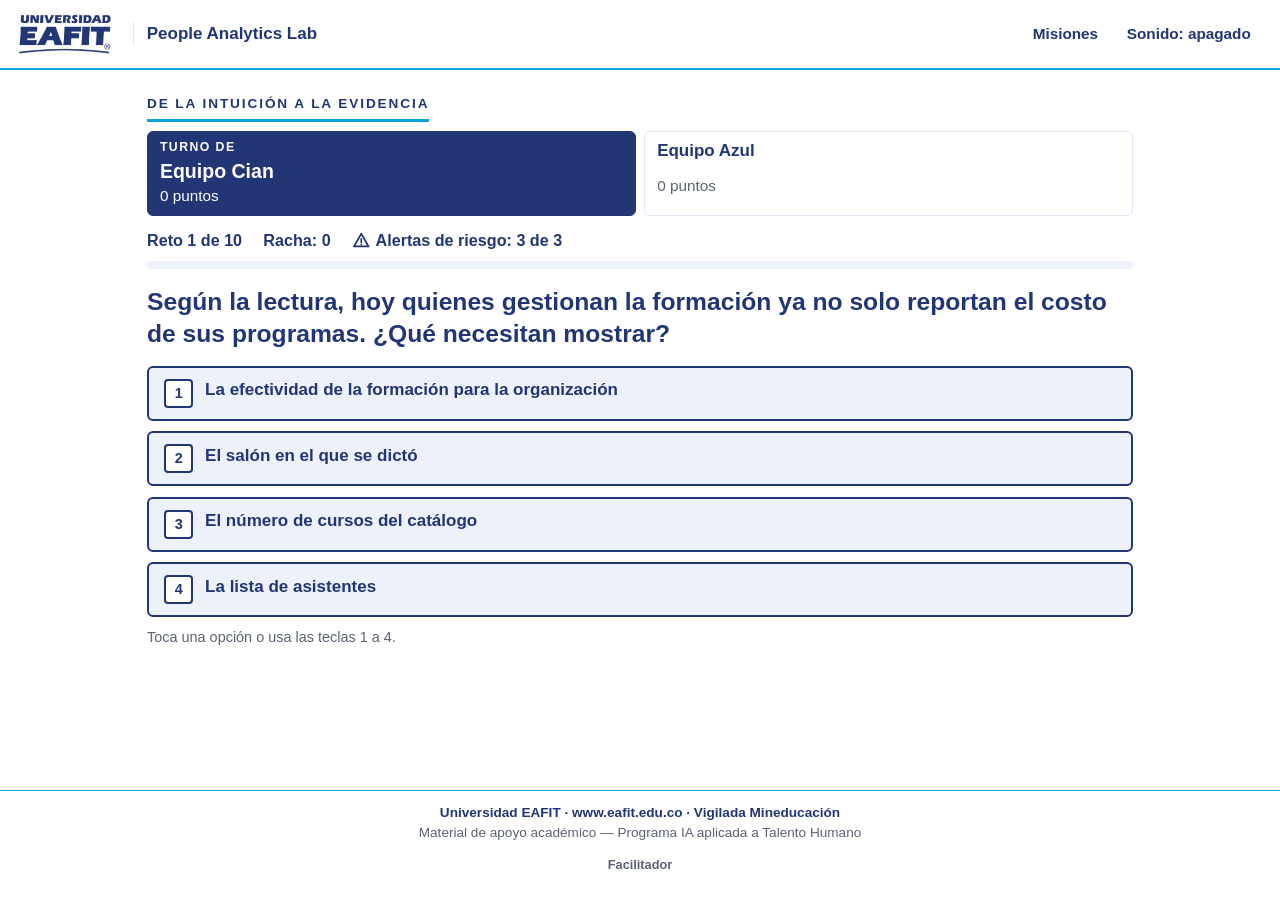
<file: capturas/I-mision5-evidencia.html>
<!DOCTYPE html>
<html lang="es-CO">
<head>
  <meta charset="utf-8">
  <meta name="viewport" content="width=device-width, initial-scale=1">
  <title>EAFIT People Analytics Lab · IA aplicada a Talento Humano</title>
  <meta name="description" content="Juego de repaso de People Analytics: cultura del dato, niveles de madurez, habilidades clave y las nueve dimensiones. Material de apoyo académico.">
  <meta name="robots" content="noindex">
  <style>
/*
 * ESTILOS — EAFIT People Analytics Lab
 * Todos los colores y tipografías salen de brand/BRAND.md.
 * No agregues colores fuera de estos tokens.
 */

/* ---------- Tipografía (incluida localmente, licencia OFL) ---------- */
/* ---------- Tokens de marca (BRAND.md, sección 1) ---------- */
:root {
  --eafit-azul: #223675;
  --eafit-azul-profundo: #16265C;
  --eafit-cian: #0AA4D8;
  --eafit-gris-texto: #5A6273;
  --eafit-fondo-1: #EDF1F9;
  --eafit-fondo-2: #D7EEFA;
  --eafit-fondo-3: #F2F7FD;
  --eafit-borde: #DCE8F6;
  --eafit-blanco: #FFFFFF;

  --fuente: "Carlito", Calibri, Arial, sans-serif;
  --radio: 6px;
  --ancho: 60rem;
  --sombra: 0 1px 2px rgba(34, 54, 117, 0.12);
}

*, *::before, *::after { box-sizing: border-box; }

html { font-size: 106.25%; -webkit-text-size-adjust: 100%; }
html.proyector { font-size: 150%; }

body {
  margin: 0;
  min-height: 100vh;
  display: flex;
  flex-direction: column;
  font-family: var(--fuente);
  font-size: 1rem;
  line-height: 1.45;
  color: var(--eafit-azul);
  background: var(--eafit-blanco);
}

h1, h2, h3, p { margin: 0; }
h1 { font-size: 1.75rem; line-height: 1.15; }
h2 { font-size: 1.25rem; line-height: 1.2; }
img { max-width: 100%; height: auto; }

.solo-lectores {
  position: absolute; width: 1px; height: 1px; overflow: hidden;
  clip: rect(0 0 0 0); white-space: nowrap;
}

.salto {
  position: absolute; left: 0.5rem; top: -4rem; z-index: 10;
  background: var(--eafit-azul); color: var(--eafit-blanco);
  padding: 0.5rem 0.75rem; border-radius: var(--radio);
}
.salto:focus { top: 0.5rem; }

/* Foco visible en todo lo interactivo */
:focus-visible { outline: 3px solid var(--eafit-azul); outline-offset: 2px; }
.portada :focus-visible, .facilitador :focus-visible, .retro--alerta :focus-visible {
  outline-color: var(--eafit-blanco);
}
main:focus { outline: none; }

/* ---------- Cabecera y pie ---------- */
.cabecera {
  display: flex; align-items: center; justify-content: space-between; gap: 0.75rem;
  padding: 0.5rem 1rem;
  border-bottom: 2px solid var(--eafit-cian);
  background: var(--eafit-blanco);
}
.cabecera__marca { display: flex; align-items: center; gap: 0.75rem; min-width: 0; }
/* El logo no se deforma ni se recolorea; se deja aire a su alrededor. */
.cabecera__logo { height: 2.5rem; width: auto; margin: 0.25rem 0.5rem 0.25rem 0; }
.cabecera__nombre {
  font-weight: 700; font-size: 1rem; padding-left: 0.75rem;
  border-left: 1px solid var(--eafit-borde); white-space: nowrap;
}
.cabecera__acciones { display: flex; gap: 0.25rem; flex-wrap: wrap; justify-content: flex-end; }

main { flex: 1; width: 100%; }
.contenedor { max-width: var(--ancho); margin: 0 auto; padding: 1.25rem 1rem 2rem; }

.pie {
  border-top: 1px solid var(--eafit-cian);
  padding: 0.75rem 1rem 1rem;
  text-align: center;
  font-size: 0.8rem;
}
.pie__institucional { font-weight: 700; }
.pie__academico { color: var(--eafit-gris-texto); }

/* ---------- Botones ---------- */
.boton {
  font: inherit; font-weight: 700; cursor: pointer;
  min-height: 2.75rem; padding: 0.55rem 1.1rem;
  border-radius: var(--radio);
  border: 2px solid var(--eafit-azul);
  background: var(--eafit-azul); color: var(--eafit-blanco);
}
.boton:hover { background: var(--eafit-azul-profundo); border-color: var(--eafit-azul-profundo); }
.boton--secundario { background: var(--eafit-blanco); color: var(--eafit-azul); }
.boton--secundario:hover { background: var(--eafit-fondo-1); border-color: var(--eafit-azul); }
.boton--texto {
  background: transparent; color: var(--eafit-azul); border-color: transparent;
  padding: 0.4rem 0.6rem; font-size: 0.9rem;
}
.boton--texto:hover { background: var(--eafit-fondo-1); border-color: transparent; }
.boton--claro { background: var(--eafit-blanco); color: var(--eafit-azul); border-color: var(--eafit-blanco); }
.boton--claro:hover { background: var(--eafit-fondo-2); border-color: var(--eafit-fondo-2); }
.boton[disabled] { opacity: 0.55; cursor: not-allowed; }
.acciones { display: flex; flex-wrap: wrap; gap: 0.6rem; margin-top: 1.25rem; }

/* ---------- Antetítulo (BRAND.md, sección 5) ---------- */
.antetitulo {
  font-size: 0.8rem; font-weight: 700; letter-spacing: 0.14em; text-transform: uppercase;
  color: var(--eafit-azul);
  padding-bottom: 0.3rem; margin-bottom: 0.5rem;
  border-bottom: 3px solid var(--eafit-cian);
  display: inline-block;
}

/* ---------- Portada ---------- */
.portada { background: var(--eafit-azul); color: var(--eafit-blanco); }
.portada .contenedor { padding-top: 2rem; padding-bottom: 2rem; }
/* El archivo del logo trae fondo azul #223675: solo se usa sobre ese mismo azul. */
.portada__logo { width: 11rem; height: auto; display: block; margin-bottom: 2rem; }
.portada .antetitulo { color: var(--eafit-blanco); }
.portada h1 { font-size: 2.4rem; margin-bottom: 0.75rem; }
.portada__texto { max-width: 36rem; font-size: 1.1rem; }
.portada__firma {
  margin-top: 2rem; padding-top: 0.75rem; border-top: 1px solid var(--eafit-cian);
  font-weight: 700;
}
.datos { display: grid; gap: 0.75rem; grid-template-columns: 1fr; }
.dato { background: var(--eafit-fondo-1); border-radius: var(--radio); padding: 0.9rem 1rem; }
.dato strong { display: block; font-size: 1.1rem; }
.dato span { color: var(--eafit-gris-texto); }

/* ---------- Mapa de misiones ---------- */
.marcador { display: flex; flex-wrap: wrap; gap: 0.5rem 1.5rem; margin: 0.75rem 0 1.25rem; font-weight: 700; }
.lista-misiones { list-style: none; margin: 0; padding: 0; display: grid; gap: 0.75rem; grid-template-columns: 1fr; }
.mision {
  display: grid; grid-template-columns: auto 1fr; gap: 0.25rem 0.9rem; align-items: start;
  border: 1px solid var(--eafit-borde); border-radius: var(--radio);
  background: var(--eafit-fondo-3); padding: 1rem; box-shadow: var(--sombra);
}
.mision__numero {
  grid-row: span 3;
  width: 2.4rem; height: 2.4rem; border-radius: 50%;
  display: flex; align-items: center; justify-content: center;
  background: var(--eafit-azul); color: var(--eafit-blanco); font-weight: 700;
}
.mision__resumen { color: var(--eafit-gris-texto); }
.mision__estado { font-size: 0.9rem; font-weight: 700; display: flex; align-items: center; gap: 0.35rem; }
.mision__pie { grid-column: 2; display: flex; flex-wrap: wrap; align-items: center; justify-content: space-between; gap: 0.5rem; margin-top: 0.4rem; }
.mision--bloqueada { background: var(--eafit-blanco); }
.mision--bloqueada .mision__numero { background: var(--eafit-blanco); color: var(--eafit-azul); border: 2px solid var(--eafit-azul); }

.icono { width: 1.15em; height: 1.15em; flex: none; vertical-align: -0.18em; }

/* ---------- Presentación de la misión ---------- */
.intro__instruccion { font-size: 1.15rem; max-width: 40rem; margin: 0.75rem 0 1rem; }
.reglas { list-style: none; padding: 0; margin: 0; display: grid; gap: 0.5rem; max-width: 40rem; }
.reglas li { background: var(--eafit-fondo-1); border-radius: var(--radio); padding: 0.6rem 0.8rem; }

/* ---------- Estado de la partida ---------- */
.estado { display: flex; flex-wrap: wrap; align-items: center; gap: 0.4rem 1.25rem; font-weight: 700; font-size: 0.95rem; }
.estado__alertas { display: inline-flex; align-items: center; gap: 0.3rem; }
.progreso { height: 0.5rem; background: var(--eafit-fondo-1); border-radius: 1rem; overflow: hidden; margin: 0.5rem 0 1rem; }
.progreso__barra { height: 100%; background: var(--eafit-cian); transition: width 0.25s ease; }

/* ---------- Misión 1: tarjeta y destinos ---------- */
.tarjeta {
  background: var(--eafit-blanco);
  border: 2px solid var(--eafit-azul); border-left-width: 0.5rem;
  border-radius: var(--radio); box-shadow: var(--sombra);
  padding: 1rem 1.1rem; margin-bottom: 1rem;
  font-size: 1.2rem; font-weight: 700; line-height: 1.3;
  position: relative; z-index: 2;
}
.tarjeta__etiqueta { display: block; font-size: 0.8rem; letter-spacing: 0.12em; text-transform: uppercase; color: var(--eafit-gris-texto); margin-bottom: 0.3rem; }
.tarjeta--arrastrable { cursor: grab; touch-action: none; user-select: none; -webkit-user-select: none; }
.tarjeta--moviendo { cursor: grabbing; box-shadow: 0 8px 18px rgba(34, 54, 117, 0.25); }
.tarjeta--regresa { transition: transform 0.2s ease; }

.destinos { display: grid; gap: 0.6rem; grid-template-columns: 1fr; }
.destino {
  font: inherit; text-align: left; cursor: pointer; color: var(--eafit-azul);
  display: grid; grid-template-columns: auto 1fr auto; gap: 0.1rem 0.7rem; align-items: center;
  min-height: 3.75rem; padding: 0.65rem 0.9rem;
  background: var(--eafit-fondo-1);
  border: 2px solid var(--eafit-azul); border-radius: var(--radio);
}
.destino:hover, .destino--encima { background: var(--eafit-fondo-2); }
.destino--encima { outline: 3px solid var(--eafit-cian); outline-offset: 2px; }
.destino > .icono { grid-row: span 2; width: 1.6rem; height: 1.6rem; }
.destino__texto { font-weight: 700; font-size: 1.05rem; }
.destino__ayuda { grid-column: 2; font-size: 0.85rem; color: var(--eafit-gris-texto); }
.destino__tecla {
  grid-row: 1 / span 2; grid-column: 3;
  border: 1px solid var(--eafit-azul); border-radius: 4px; padding: 0 0.4rem; font-size: 0.8rem; font-weight: 700;
}
.destino[disabled] { cursor: default; opacity: 1; }
.destino--apagado { background: var(--eafit-blanco); border-color: var(--eafit-borde); color: var(--eafit-gris-texto); }
.destino--era { background: var(--eafit-fondo-2); border-color: var(--eafit-cian); border-width: 3px; }
.destino--elegido-mal { background: var(--eafit-blanco); border-style: dashed; border-color: var(--eafit-azul-profundo); }
.destino__marca { grid-column: 2; font-size: 0.85rem; font-weight: 700; display: flex; align-items: center; gap: 0.25rem; }
.ayuda-teclado { margin-top: 0.6rem; font-size: 0.85rem; color: var(--eafit-gris-texto); }

/* ---------- Retroalimentación (BRAND.md, sección 7: pendiente de validación) ---------- */
.retro { margin-top: 1rem; padding: 0.9rem 1rem; border-radius: var(--radio); }
.retro__titulo { display: flex; align-items: center; gap: 0.45rem; font-size: 1.15rem; font-weight: 700; margin-bottom: 0.35rem; }
.retro__fuente { font-size: 0.85rem; margin-top: 0.35rem; }
.retro--ok { background: var(--eafit-fondo-2); border: 2px solid var(--eafit-cian); border-left-width: 0.5rem; }
.retro--mal { background: var(--eafit-blanco); border: 2px dashed var(--eafit-azul-profundo); color: var(--eafit-azul-profundo); }
.retro--alerta { background: var(--eafit-azul-profundo); color: var(--eafit-blanco); border: 2px solid var(--eafit-azul-profundo); }
.retro--mal .retro__fuente { color: var(--eafit-gris-texto); }

/* ---------- Resumen y repaso ---------- */
.insignia {
  display: flex; align-items: center; gap: 0.9rem;
  background: var(--eafit-azul); color: var(--eafit-blanco);
  border-radius: var(--radio); padding: 1rem; margin: 1rem 0;
}
.insignia .icono { width: 2.6rem; height: 2.6rem; }
.insignia--pendiente { background: var(--eafit-blanco); color: var(--eafit-azul); border: 2px dashed var(--eafit-azul); }
.insignia__nombre { font-size: 1.25rem; font-weight: 700; display: block; }
.cifras { display: grid; grid-template-columns: repeat(2, 1fr); gap: 0.6rem; }
.cifra { background: var(--eafit-fondo-1); border-radius: var(--radio); padding: 0.75rem; }
.cifra strong { display: block; font-size: 1.6rem; line-height: 1.1; }
.cifra span { font-size: 0.9rem; color: var(--eafit-gris-texto); }

.repaso { list-style: none; margin: 1rem 0 0; padding: 0; display: grid; gap: 0.75rem; }
.repaso li { border: 1px solid var(--eafit-borde); border-left: 0.4rem solid var(--eafit-cian); border-radius: var(--radio); padding: 0.8rem 1rem; background: var(--eafit-fondo-3); }
.repaso__enunciado { font-weight: 700; }
.repaso__fuente { font-size: 0.85rem; color: var(--eafit-gris-texto); }

/* ---------- Configuración de la sala ---------- */
.campos { display: grid; gap: 0.75rem; grid-template-columns: 1fr; margin-top: 1rem; max-width: 44rem; }
.campo { display: grid; gap: 0.25rem; font-weight: 700; }
.campo input {
  font: inherit; color: var(--eafit-azul); background: var(--eafit-blanco);
  border: 2px solid var(--eafit-azul); border-radius: var(--radio);
  min-height: 2.75rem; padding: 0.4rem 0.7rem; width: 100%;
}
.nota { font-size: 0.9rem; color: var(--eafit-gris-texto); margin-top: 0.6rem; }
.boton--contorno { background: transparent; color: var(--eafit-blanco); border-color: var(--eafit-blanco); }
.boton--contorno:hover { background: var(--eafit-azul-profundo); border-color: var(--eafit-blanco); }
.boton--chico { min-height: 2.4rem; padding: 0.3rem 0.8rem; font-size: 0.9rem; }
.boton--icono { min-height: 2.75rem; min-width: 2.75rem; padding: 0.3rem; display: inline-flex; align-items: center; justify-content: center; }

/* ---------- Opciones de respuesta ---------- */
.pregunta { font-size: 1.25rem; font-weight: 700; line-height: 1.3; margin: 0.25rem 0 0.9rem; }
.opciones { display: grid; gap: 0.6rem; grid-template-columns: 1fr; }
.opcion {
  font: inherit; text-align: left; cursor: pointer; color: var(--eafit-azul);
  display: grid; grid-template-columns: auto 1fr; gap: 0.1rem 0.7rem; align-items: center;
  min-height: 3.25rem; padding: 0.6rem 0.9rem;
  background: var(--eafit-fondo-1);
  border: 2px solid var(--eafit-azul); border-radius: var(--radio);
}
.opcion:hover { background: var(--eafit-fondo-2); }
.opcion__texto { font-weight: 700; grid-column: 2; }
.opcion__ayuda { grid-column: 2; font-size: 0.9rem; color: var(--eafit-gris-texto); }
.opcion__tecla, .opcion__casilla {
  grid-row: span 2; width: 1.7rem; height: 1.7rem; display: flex; align-items: center; justify-content: center;
  border: 2px solid var(--eafit-azul); border-radius: 4px; font-size: 0.85rem; font-weight: 700; background: var(--eafit-blanco);
}
.opcion__casilla .icono { visibility: hidden; }
.opcion--marcada { background: var(--eafit-fondo-2); border-width: 3px; }
.opcion--marcada .opcion__casilla { background: var(--eafit-azul); color: var(--eafit-blanco); }
.opcion--marcada .opcion__casilla .icono, .opcion--era .opcion__casilla .icono { visibility: visible; }
.opcion__marca { grid-column: 2; font-size: 0.85rem; font-weight: 700; display: flex; align-items: center; gap: 0.25rem; }
.opcion[disabled] { cursor: default; opacity: 1; }
.opcion--apagada { background: var(--eafit-blanco); border-color: var(--eafit-borde); color: var(--eafit-gris-texto); }
.opcion--apagada .opcion__tecla, .opcion--apagada .opcion__casilla { border-color: var(--eafit-borde); }
.opcion--era { background: var(--eafit-fondo-2); border-color: var(--eafit-cian); border-width: 3px; }
.opcion--elegido-mal { background: var(--eafit-blanco); border-style: dashed; border-color: var(--eafit-azul-profundo); }
.opciones--fila .opcion { grid-template-columns: 1fr; }
.opciones--fila .opcion__texto, .opciones--fila .opcion__ayuda { grid-column: 1; }

.ficha { display: flex; align-items: center; gap: 0.4rem; flex-wrap: wrap; background: var(--eafit-azul); color: var(--eafit-blanco); border-radius: var(--radio); padding: 0.5rem 0.8rem; margin-bottom: 0.75rem; }
.pista { background: var(--eafit-fondo-2); border-left: 0.4rem solid var(--eafit-cian); border-radius: var(--radio); padding: 0.6rem 0.8rem; margin-top: 0.75rem; }

/* ---------- Simulador de chat (misión 4) ---------- */
.chat { display: grid; gap: 0.5rem; margin-bottom: 1rem; }
.burbuja { max-width: 88%; padding: 0.65rem 0.9rem; border-radius: var(--radio); }
.burbuja__quien { display: block; font-size: 0.75rem; font-weight: 700; letter-spacing: 0.1em; text-transform: uppercase; margin-bottom: 0.15rem; }
.burbuja--usuario { justify-self: end; background: var(--eafit-fondo-1); border: 1px solid var(--eafit-borde); }
.burbuja--agente { justify-self: start; background: var(--eafit-blanco); border: 2px solid var(--eafit-azul); border-left-width: 0.4rem; }
.chat .nota { margin-top: 0; font-style: italic; }

/* ---------- Ordenar pasos ---------- */
.pasos { list-style: none; margin: 0; padding: 0; display: grid; gap: 0.5rem; }
.paso {
  display: grid; grid-template-columns: auto 1fr auto; gap: 0.6rem; align-items: center;
  background: var(--eafit-fondo-1); border: 2px solid var(--eafit-azul); border-radius: var(--radio); padding: 0.5rem 0.7rem;
}
.paso__numero { width: 1.8rem; height: 1.8rem; border-radius: 50%; background: var(--eafit-azul); color: var(--eafit-blanco); display: flex; align-items: center; justify-content: center; font-weight: 700; font-size: 0.9rem; }
.paso__texto { font-weight: 700; }
.paso__botones { display: flex; gap: 0.35rem; }
.paso--bien { background: var(--eafit-fondo-2); border-color: var(--eafit-cian); border-width: 3px; }
.paso--mal { background: var(--eafit-blanco); border-style: dashed; border-color: var(--eafit-azul-profundo); }

/* ---------- Equipos, turnos y tabla de posiciones ---------- */
.turnos { display: grid; gap: 0.5rem; grid-template-columns: repeat(auto-fit, minmax(7rem, 1fr)); margin-bottom: 0.75rem; }
.turno { display: grid; padding: 0.45rem 0.7rem; border: 1px solid var(--eafit-borde); border-radius: var(--radio); background: var(--eafit-blanco); color: var(--eafit-gris-texto); font-size: 0.9rem; }
.turno strong { color: var(--eafit-azul); font-size: 1rem; }
.turno--activo { background: var(--eafit-azul); border-color: var(--eafit-azul); color: var(--eafit-blanco); }
.turno--activo strong { color: var(--eafit-blanco); font-size: 1.15rem; }
.turno__etiqueta { font-size: 0.72rem; font-weight: 700; letter-spacing: 0.12em; text-transform: uppercase; }
.tabla { width: 100%; max-width: 34rem; border-collapse: collapse; margin: 0.5rem 0 1.25rem; }
.tabla caption { text-align: left; font-weight: 700; font-size: 1.1rem; padding-bottom: 0.35rem; }
.tabla th, .tabla td { text-align: left; padding: 0.45rem 0.7rem; border-bottom: 1px solid var(--eafit-borde); }
.tabla tr:first-child th, .tabla tr:first-child td { background: var(--eafit-fondo-2); font-weight: 700; }
.tabla td:last-child { text-align: right; white-space: nowrap; }

/* ---------- Reloj y comodines (reto final) ---------- */
.comodines { display: flex; flex-wrap: wrap; align-items: center; gap: 0.5rem; margin-bottom: 0.9rem; }
.reloj { display: flex; align-items: center; gap: 0.4rem; font-weight: 700; font-size: 1.15rem; flex: 1 1 12rem; }
.reloj__pista { flex: 1; height: 0.5rem; background: var(--eafit-fondo-1); border-radius: 1rem; overflow: hidden; min-width: 4rem; }
.reloj__barra { display: block; height: 100%; background: var(--eafit-azul); transition: width 0.9s linear; }

/* ---------- Avisos y resultados finales ---------- */
.aviso { display: flex; align-items: center; gap: 0.45rem; flex-wrap: wrap; background: var(--eafit-fondo-2); border: 2px solid var(--eafit-cian); border-radius: var(--radio); padding: 0.6rem 0.8rem; margin-bottom: 1rem; }
.aviso--pendiente { background: var(--eafit-blanco); border: 2px dashed var(--eafit-azul); }
.logros { list-style: none; margin: 0.5rem 0 1.25rem; padding: 0; display: grid; gap: 0.5rem; grid-template-columns: 1fr; }
.logro { display: flex; align-items: center; gap: 0.7rem; background: var(--eafit-azul); color: var(--eafit-blanco); border-radius: var(--radio); padding: 0.6rem 0.8rem; }
.logro .icono { width: 1.8rem; height: 1.8rem; }
.logro span span { display: block; font-size: 0.85rem; }
.logro strong { display: block; }
.logro--pendiente { background: var(--eafit-blanco); color: var(--eafit-azul); border: 2px dashed var(--eafit-azul); }
.dos-columnas { display: grid; gap: 1rem; grid-template-columns: 1fr; }
.conceptos { margin: 0.4rem 0 0; padding-left: 1.2rem; display: grid; gap: 0.3rem; }
.cierre { margin-top: 1.25rem; padding: 0.9rem 1rem; background: var(--eafit-azul); color: var(--eafit-blanco); border-radius: var(--radio); font-size: 1.15rem; font-weight: 700; }
.firma { margin-top: 1.25rem; padding-top: 0.6rem; border-top: 1px solid var(--eafit-cian); font-weight: 700; }
.pie__facilitador { font-size: 0.75rem; min-height: 2rem; color: var(--eafit-gris-texto); margin-top: 0.25rem; }

/* ---------- Modo facilitador ---------- */
.facilitador {
  background: var(--eafit-azul-profundo); color: var(--eafit-blanco);
  padding: 0.4rem 1rem; display: flex; flex-wrap: wrap; align-items: center; gap: 0.5rem;
  font-size: 0.9rem;
}
.facilitador[hidden] { display: none; }
.facilitador strong { margin-right: 0.5rem; }
.facilitador .boton { min-height: 2.2rem; padding: 0.25rem 0.7rem; font-size: 0.85rem; }
.clave { margin-top: 0.75rem; padding: 0.6rem 0.8rem; background: var(--eafit-azul-profundo); color: var(--eafit-blanco); border-radius: var(--radio); }

/* ---------- Pantallas anchas y proyector ---------- */
@media (min-width: 40rem) {
  h1 { font-size: 2.1rem; }
  .portada h1 { font-size: 3.2rem; }
  .portada .contenedor { padding-top: 3rem; padding-bottom: 3rem; }
  .datos { grid-template-columns: repeat(3, 1fr); }
  .lista-misiones { grid-template-columns: repeat(2, 1fr); }
  .destinos { grid-template-columns: repeat(3, 1fr); }
  .destino { grid-template-columns: auto 1fr; align-content: start; min-height: 6.5rem; }
  .destino__tecla { grid-row: auto; grid-column: 2; justify-self: start; margin-top: 0.3rem; }
  .tarjeta { font-size: 1.45rem; padding: 1.4rem 1.5rem; }
  .cifras { grid-template-columns: repeat(4, 1fr); }
  .destinos--2 { grid-template-columns: repeat(2, 1fr); }
  .destinos--4 { grid-template-columns: repeat(4, 1fr); }
  .destinos--4 .destino { grid-template-columns: 1fr; min-height: 5rem; }
  .destinos--4 .destino > .icono { display: none; }
  .destinos--4 .destino__tecla, .destinos--4 .destino__marca { grid-column: 1; }
  .destinos--5 { grid-template-columns: repeat(5, 1fr); }
  .destinos--5 .destino { min-height: 5rem; grid-template-columns: 1fr; }
  .destinos--5 .destino > .icono { display: none; }
  .destinos--5 .destino__tecla { grid-column: 1; }
  .destinos--5 .destino__marca { grid-column: 1; }
  .opciones--fila { grid-template-columns: repeat(3, 1fr); }
  .campos { grid-template-columns: repeat(3, 1fr); }
  .logros { grid-template-columns: repeat(2, 1fr); }
  .dos-columnas { grid-template-columns: repeat(2, 1fr); }
  .pregunta { font-size: 1.45rem; }
}
@media (min-width: 100rem) {
  html { font-size: 137.5%; }
  html.proyector { font-size: 162.5%; }
}

/* Sin animaciones para quien las desactiva en su sistema */
@media (prefers-reduced-motion: reduce) {
  *, *::before, *::after { transition: none !important; animation: none !important; }
}

/* Alto contraste del sistema (Windows) */
@media (forced-colors: active) {
  .boton, .destino, .tarjeta, .retro, .insignia { border: 2px solid; }
}

</style>
</head>
<body>
  <a class="salto" href="#contenido">Saltar al contenido</a>

  <header class="cabecera">
    <div class="cabecera__marca">
      <img class="cabecera__logo" src="[data-uri]" width="731" height="328" alt="Universidad EAFIT">
      <span class="cabecera__nombre">People Analytics Lab</span>
    </div>
    <nav class="cabecera__acciones" aria-label="Opciones del juego">
      <button type="button" class="boton boton--texto" id="btn-misiones">Misiones</button>
      <button type="button" class="boton boton--texto" id="btn-sonido" aria-pressed="false">Sonido: apagado</button>
    </nav>
  </header>

  <div id="barra-facilitador" class="facilitador" hidden></div>

  <main id="contenido" tabindex="-1"></main>

  <footer class="pie">
    <p class="pie__institucional">Universidad EAFIT · www.eafit.edu.co · Vigilada Mineducación</p>
    <p class="pie__academico">Material de apoyo académico — Programa IA aplicada a Talento Humano</p>
    <button type="button" class="boton boton--texto pie__facilitador" id="btn-facilitador">Facilitador</button>
  </footer>

  <div id="vivo" class="solo-lectores" aria-live="polite"></div>

  <noscript><p style="padding:1rem">Este juego necesita JavaScript activado en el navegador.</p></noscript>

  <script>window.AA_DEMO="m5::2";</script>
<script>
/*
 * BANCO DE PREGUNTAS — EAFIT People Analytics Lab
 * ------------------------------------------------------------------
 * Este archivo se puede editar sin tocar la lógica del juego.
 * Es un archivo .js (y no .json) para que el juego abra con doble clic
 * en index.html, sin servidor.
 *
 * Cada ítem tiene:
 *   id          identificador único (no lo repitas)
 *   mision      m1 … m6
 *   concepto    A … G (ver CONTENIDO.md)
 *   tipo        "clasificar" | "opcion" | "multi" | "ordenar"
 *   enunciado   lo que lee el jugador
 *   opciones    lista de { id, texto } (en "clasificar" se usan las
 *               categorías de la misión y este campo no va)
 *   correcta    id de la opción correcta
 *               ("multi": lista de ids · "ordenar": lista de ids en orden)
 *   explicacion 1–2 frases que se muestran después de responder
 *   fuente      documento de la clase del que sale
 *   critico     (opcional) true = fallarlo cuesta una "alerta de riesgo"
 *   pista       (solo reto final) texto del comodín «Pista del facilitador»
 *
 * Después de editar, ejecuta:  node tools/validar.js
 * Los casos marcados como ficticios son inventados para el juego.
 */
(function (raiz) {
  "use strict";

  var PPT = "Presentación «Clase 3 · People Analytics» (Parte 1)";
  var NUEVE = "Lectura «Nine Dimensions for Excellence in People Analytics» (Insight222)";
  var SIS = "Lectura «People Analytics, Evolved: A Systemic Approach» (Josh Bersin Company)";
  var FICT = " · caso ficticio para el juego";

  var SI_NO = [
    { id: "si", texto: "Verdadero" },
    { id: "no", texto: "Falso" }
  ];

  /* Textos generales del juego */
  var juego = {
    nombre: "EAFIT People Analytics Lab",
    antetitulo: "IA aplicada a Talento Humano · People Analytics",
    portada: "Eres analista en formación en el Laboratorio de People Analytics. Supera cinco misiones y un reto final para repasar lo que vimos en clase: de la intuición al análisis estratégico.",
    lugar: "Laboratorio de People Analytics",
    ejemploCritico: "como usar los datos para culpar o descuidar la privacidad",
    cierre: "Los datos no reemplazan el criterio: las decisiones sobre personas se toman desde la evidencia y la responsabilidad."
  };

  var misiones = [
    {
      id: "m1",
      titulo: "¿En qué nivel estamos?",
      resumen: "Ubica cada pista en uno de los 4 niveles de madurez analítica.",
      instruccion: "Lee la pista y decide a cuál de los cuatro niveles de madurez analítica corresponde: reporting, descriptivo, estratégico o sistémico. Toca un nivel o arrastra la tarjeta.",
      insignia: "Radar de madurez",
      etiqueta: "Pista",
      seleccion: { porCategoria: 3 },
      categorias: [
        { id: "n1", texto: "1 · Reporting" },
        { id: "n2", texto: "2 · Descriptivo" },
        { id: "n3", texto: "3 · Estratégico" },
        { id: "n4", texto: "4 · Sistémico" }
      ]
    },
    {
      id: "m2",
      titulo: "Cultura del dato o señal de alerta",
      resumen: "Distingue las prácticas que construyen cultura del dato.",
      instruccion: "Lee cada comportamiento y decide si construye cultura del dato en Talento Humano o si es una señal de alerta. Toca una opción o arrastra la tarjeta.",
      insignia: "Guardián de la cultura del dato",
      etiqueta: "Comportamiento",
      seleccion: { porCategoria: 6 },
      categorias: [
        { id: "practica", texto: "Cultura del dato", icono: "visto", ayuda: "Evidencia y responsabilidad" },
        { id: "alerta", texto: "Señal de alerta", icono: "alto", ayuda: "Intuición, jerarquía, urgencia o mal uso" }
      ]
    },
    {
      id: "m3",
      titulo: "El equipo ideal",
      resumen: "Asigna cada habilidad a su área de conocimiento.",
      instruccion: "Un equipo de People Analytics combina varias áreas de conocimiento. Lee cada habilidad y ubícala en su área: ciencia de datos, consultoría o ciencias del comportamiento.",
      insignia: "Arquitecto de equipos",
      etiqueta: "Habilidad",
      seleccion: { porCategoria: 4 },
      categorias: [
        { id: "datos", texto: "Ciencia de datos" },
        { id: "consultoria", texto: "Consultoría" },
        { id: "comportamiento", texto: "Ciencias del comportamiento" }
      ]
    },
    {
      id: "m4",
      titulo: "Las nueve dimensiones",
      resumen: "Fundamentos, recursos y valor: el modelo de Insight222.",
      instruccion: "El modelo de las nueve dimensiones las agrupa en tres categorías: fundamentos, recursos y valor. Ubica cada dimensión en su categoría y responde las preguntas sobre el modelo.",
      insignia: "Navegante de las nueve dimensiones",
      etiqueta: "Dimensión",
      seleccion: { cantidad: 12 },
      categorias: [
        { id: "fundamentos", texto: "Fundamentos" },
        { id: "recursos", texto: "Recursos" },
        { id: "valor", texto: "Valor" }
      ]
    },
    {
      id: "m5",
      titulo: "De la intuición a la evidencia",
      resumen: "Qué es People Analytics, el caso de Juan y el enfoque sistémico.",
      instruccion: "Responde las preguntas sobre qué es People Analytics, el caso de Juan y el enfoque sistémico. Algunas piden marcar varias opciones u ordenar pasos.",
      insignia: "De la intuición a la evidencia",
      seleccion: { cantidad: 10 }
    },
    {
      id: "m6",
      titulo: "Sala de decisiones",
      resumen: "10 preguntas relámpago contra el reloj, con comodines.",
      instruccion: "Preguntas relámpago mezcladas de todas las misiones, con reloj. Hay dos comodines para toda la partida: un 50/50 y una pista del facilitador.",
      insignia: "Analista graduado",
      seleccion: { cantidad: 10 },
      segundos: 25
    }
  ];

  var items = [
    /* ============ MISIÓN 1 · ¿En qué nivel estamos? (C) ============ */
    { id: "m1-01", mision: "m1", concepto: "C", tipo: "clasificar",
      enunciado: "Responde la pregunta: «¿Qué pasó?»",
      correcta: "n1",
      explicacion: "El nivel 1, reporting, es reactivo: responde «¿qué pasó?».",
      fuente: PPT },
    { id: "m1-02", mision: "m1", concepto: "C", tipo: "clasificar",
      enunciado: "En la tabla de la clase, este nivel se llama «Reactivo».",
      correcta: "n1",
      explicacion: "El nivel 1, reporting, es el reactivo.",
      fuente: PPT },
    { id: "m1-03", mision: "m1", concepto: "C", tipo: "clasificar",
      enunciado: "Según la clase, aquí está entre el 70 y el 80 % de las empresas de Latinoamérica.",
      correcta: "n1",
      explicacion: "La mayoría de las empresas de la región está en el nivel 1, reporting.",
      fuente: PPT },
    { id: "m1-04", mision: "m1", concepto: "C", tipo: "clasificar",
      enunciado: "Talento Humano entrega el número de retiros del mes pasado cuando alguien lo pide.",
      correcta: "n1",
      explicacion: "Contar lo que ya ocurrió, y solo cuando lo piden, es reporting: «¿qué pasó?».",
      fuente: PPT + FICT },
    { id: "m1-05", mision: "m1", concepto: "C", tipo: "clasificar",
      enunciado: "Responde la pregunta: «¿Cómo estamos?»",
      correcta: "n2",
      explicacion: "El nivel 2, descriptivo, responde «¿cómo estamos?».",
      fuente: PPT },
    { id: "m1-06", mision: "m1", concepto: "C", tipo: "clasificar",
      enunciado: "En la tabla de la clase, este nivel se llama «Dashboards».",
      correcta: "n2",
      explicacion: "El nivel 2, descriptivo, es el de los dashboards o tableros.",
      fuente: PPT },
    { id: "m1-07", mision: "m1", concepto: "C", tipo: "clasificar",
      enunciado: "Aquí vive la «trampa del dashboard».",
      correcta: "n2",
      explicacion: "La «trampa del dashboard» es quedarse en el nivel 2: mostrar cómo estamos sin llegar al porqué.",
      fuente: PPT },
    { id: "m1-08", mision: "m1", concepto: "C", tipo: "clasificar",
      enunciado: "El área tiene un tablero con la rotación por sede, pero nadie explica por qué cambia.",
      correcta: "n2",
      explicacion: "Un tablero que muestra el estado actual, sin explicar causas, es el nivel descriptivo.",
      fuente: PPT + FICT },
    { id: "m1-09", mision: "m1", concepto: "C", tipo: "clasificar",
      enunciado: "Responde la pregunta: «¿Por qué pasa y qué podemos hacer?»",
      correcta: "n3",
      explicacion: "El nivel 3, estratégico, responde «¿por qué pasa y qué podemos hacer?».",
      fuente: PPT },
    { id: "m1-10", mision: "m1", concepto: "C", tipo: "clasificar",
      enunciado: "En la tabla de la clase, este nivel se llama «Proactivo».",
      correcta: "n3",
      explicacion: "El nivel 3, estratégico, es el proactivo.",
      fuente: PPT },
    { id: "m1-11", mision: "m1", concepto: "C", tipo: "clasificar",
      enunciado: "Es la meta realista para los próximos 12 a 18 meses.",
      correcta: "n3",
      explicacion: "Llegar al nivel 3, estratégico, es la meta realista a 12–18 meses.",
      fuente: PPT },
    { id: "m1-12", mision: "m1", concepto: "C", tipo: "clasificar",
      enunciado: "El equipo analiza por qué renuncian más personas en una sede y propone acciones.",
      correcta: "n3",
      explicacion: "Buscar las causas y proponer qué hacer es el nivel estratégico.",
      fuente: PPT + FICT },
    { id: "m1-13", mision: "m1", concepto: "C", tipo: "clasificar",
      enunciado: "Responde la pregunta: «¿Qué va a pasar y qué debo decidir ahora?»",
      correcta: "n4",
      explicacion: "El nivel 4, sistémico, responde «¿qué va a pasar y qué debo decidir ahora?».",
      fuente: PPT },
    { id: "m1-14", mision: "m1", concepto: "C", tipo: "clasificar",
      enunciado: "En la tabla de la clase, este nivel se llama «Predictivo».",
      correcta: "n4",
      explicacion: "El nivel 4, sistémico, es el predictivo.",
      fuente: PPT },
    { id: "m1-15", mision: "m1", concepto: "C", tipo: "clasificar",
      enunciado: "La clase lo describe como «la ventaja competitiva real».",
      correcta: "n4",
      explicacion: "El nivel 4, sistémico, es la ventaja competitiva real.",
      fuente: PPT },
    { id: "m1-16", mision: "m1", concepto: "C", tipo: "clasificar",
      enunciado: "El equipo anticipa qué perfiles tienen mayor probabilidad de renunciar y decide hoy qué hacer.",
      correcta: "n4",
      explicacion: "Anticipar lo que va a pasar para decidir ahora es el nivel sistémico, predictivo.",
      fuente: PPT + FICT },

    /* ============ MISIÓN 2 · Cultura del dato o señal de alerta (B, G) ============ */
    { id: "m2-01", mision: "m2", concepto: "B", tipo: "clasificar",
      enunciado: "Hacer preguntas basadas en evidencia.",
      correcta: "practica",
      explicacion: "Es una de las cinco prácticas de la cultura del dato vistas en clase.",
      fuente: PPT },
    { id: "m2-02", mision: "m2", concepto: "B", tipo: "clasificar",
      enunciado: "Compartir los datos y los resultados de forma transparente.",
      correcta: "practica",
      explicacion: "La transparencia con los datos y los resultados es una práctica de la cultura del dato.",
      fuente: PPT },
    { id: "m2-03", mision: "m2", concepto: "B", tipo: "clasificar",
      enunciado: "Entrenar al equipo para interpretar e intervenir con base en datos.",
      correcta: "practica",
      explicacion: "La cultura del dato implica que todos sepan interpretar los datos con criterio.",
      fuente: PPT },
    { id: "m2-04", mision: "m2", concepto: "G", tipo: "clasificar",
      enunciado: "Usar los datos para aprender.",
      correcta: "practica",
      explicacion: "«No uses los datos para culpar, sino para aprender.»",
      fuente: PPT },
    { id: "m2-05", mision: "m2", concepto: "G", tipo: "clasificar",
      enunciado: "Cuidar la privacidad y la integridad de la información.",
      correcta: "practica",
      explicacion: "Cuidar la privacidad y la integridad de la información es una de las cinco prácticas.",
      fuente: PPT },
    { id: "m2-06", mision: "m2", concepto: "B", tipo: "clasificar",
      enunciado: "Tomar las decisiones sobre personas desde la evidencia y la responsabilidad.",
      correcta: "practica",
      explicacion: "En Talento Humano, la cultura del dato significa decidir desde la evidencia y la responsabilidad.",
      fuente: PPT },
    { id: "m2-07", mision: "m2", concepto: "B", tipo: "clasificar",
      enunciado: "Que líderes, analistas y gestores comprendan el valor de los datos y sepan interpretarlos con criterio.",
      correcta: "practica",
      explicacion: "La cultura del dato implica a todos: líderes, analistas y gestores.",
      fuente: PPT },
    { id: "m2-08", mision: "m2", concepto: "B", tipo: "clasificar",
      enunciado: "Actuar con base en los datos para mejorar el bienestar, el desempeño y el desarrollo de las personas.",
      correcta: "practica",
      explicacion: "El propósito de la cultura del dato es mejorar el bienestar, el desempeño y el desarrollo de las personas.",
      fuente: PPT },
    { id: "m2-09", mision: "m2", concepto: "G", tipo: "clasificar", critico: true,
      enunciado: "Usar los datos para culpar a una persona o a un equipo.",
      correcta: "alerta",
      explicacion: "Los datos no se usan para culpar, sino para aprender.",
      fuente: PPT },
    { id: "m2-10", mision: "m2", concepto: "G", tipo: "clasificar", critico: true,
      enunciado: "Descuidar la privacidad de la información de las personas.",
      correcta: "alerta",
      explicacion: "La cultura del dato exige cuidar la privacidad y la integridad de la información.",
      fuente: PPT },
    { id: "m2-11", mision: "m2", concepto: "G", tipo: "clasificar", critico: true,
      enunciado: "Utilizar los datos de las personas sin criterio ético.",
      correcta: "alerta",
      explicacion: "La cultura del dato implica utilizar los datos éticamente.",
      fuente: PPT },
    { id: "m2-12", mision: "m2", concepto: "B", tipo: "clasificar",
      enunciado: "Decidir sobre las personas solo desde la intuición.",
      correcta: "alerta",
      explicacion: "Con cultura del dato, las decisiones sobre personas no se toman solo desde la intuición.",
      fuente: PPT },
    { id: "m2-13", mision: "m2", concepto: "B", tipo: "clasificar",
      enunciado: "Decidir según quién tiene más jerarquía, sin mirar la evidencia.",
      correcta: "alerta",
      explicacion: "Con cultura del dato, la jerarquía no reemplaza la evidencia.",
      fuente: PPT },
    { id: "m2-14", mision: "m2", concepto: "B", tipo: "clasificar",
      enunciado: "Decidir por la urgencia del momento, sin evidencia.",
      correcta: "alerta",
      explicacion: "Con cultura del dato, la urgencia no reemplaza la evidencia.",
      fuente: PPT },
    { id: "m2-15", mision: "m2", concepto: "B", tipo: "clasificar",
      enunciado: "Sacar los datos sobre las personas solo cuando hay que justificar algo.",
      correcta: "alerta",
      explicacion: "La pregunta de la clase: ¿los datos se usan para aprender y decidir mejor, o solo aparecen cuando hay que justificar algo?",
      fuente: PPT },
    { id: "m2-16", mision: "m2", concepto: "B", tipo: "clasificar",
      enunciado: "Guardarse los datos y los resultados para que nadie más los vea.",
      correcta: "alerta",
      explicacion: "La cultura del dato pide compartir los datos y los resultados de forma transparente.",
      fuente: PPT },

    /* ============ MISIÓN 3 · El equipo ideal (D) ============ */
    { id: "m3-01", mision: "m3", concepto: "D", tipo: "clasificar",
      enunciado: "Programación: lenguajes como Python, R o SQL para analizar datos.",
      correcta: "datos",
      explicacion: "La programación para analizar datos es una habilidad de la ciencia de datos.",
      fuente: PPT },
    { id: "m3-02", mision: "m3", concepto: "D", tipo: "clasificar",
      enunciado: "Estadística: probabilidad, inferencia, regresiones y pruebas de hipótesis.",
      correcta: "datos",
      explicacion: "La estadística es una habilidad de la ciencia de datos.",
      fuente: PPT },
    { id: "m3-03", mision: "m3", concepto: "D", tipo: "clasificar",
      enunciado: "Aprendizaje automático: modelos de aprendizaje supervisado y no supervisado.",
      correcta: "datos",
      explicacion: "Comprender y aplicar modelos de aprendizaje automático es ciencia de datos.",
      fuente: PPT },
    { id: "m3-04", mision: "m3", concepto: "D", tipo: "clasificar",
      enunciado: "Visualización de datos: presentar los datos de manera fácilmente comprensible.",
      correcta: "datos",
      explicacion: "La visualización de datos hace parte de la ciencia de datos.",
      fuente: PPT },
    { id: "m3-05", mision: "m3", concepto: "D", tipo: "clasificar",
      enunciado: "Limpieza y manipulación de datos: limpiar, transformar y preparar conjuntos de datos.",
      correcta: "datos",
      explicacion: "Preparar los datos para el análisis es una habilidad de la ciencia de datos.",
      fuente: PPT },
    { id: "m3-06", mision: "m3", concepto: "D", tipo: "clasificar",
      enunciado: "Comunicación: explicar conceptos complejos a personas no técnicas y construir relaciones sólidas.",
      correcta: "consultoria",
      explicacion: "Las habilidades de comunicación hacen parte de la consultoría.",
      fuente: PPT },
    { id: "m3-07", mision: "m3", concepto: "D", tipo: "clasificar",
      enunciado: "Gestión de proyectos: coordinar tareas, cumplir plazos, asignar recursos y manejar riesgos.",
      correcta: "consultoria",
      explicacion: "La gestión de proyectos hace parte de la consultoría.",
      fuente: PPT },
    { id: "m3-08", mision: "m3", concepto: "D", tipo: "clasificar",
      enunciado: "Resolución de problemas: identificarlos, generar soluciones creativas y realistas, e implementarlas.",
      correcta: "consultoria",
      explicacion: "La resolución de problemas hace parte de la consultoría.",
      fuente: PPT },
    { id: "m3-09", mision: "m3", concepto: "D", tipo: "clasificar",
      enunciado: "Pensamiento crítico: analizar información y usarla para tomar decisiones informadas.",
      correcta: "consultoria",
      explicacion: "El pensamiento crítico hace parte de la consultoría.",
      fuente: PPT },
    { id: "m3-10", mision: "m3", concepto: "D", tipo: "clasificar",
      enunciado: "Habilidades de negocio: entender las metas y los desafíos del negocio y cómo resolverlos con análisis de personas.",
      correcta: "consultoria",
      explicacion: "Las habilidades de negocio hacen parte de la consultoría.",
      fuente: PPT },
    { id: "m3-11", mision: "m3", concepto: "D", tipo: "clasificar",
      enunciado: "Psicología organizacional: comprender cómo se comportan las personas en el lugar de trabajo.",
      correcta: "comportamiento",
      explicacion: "La psicología organizacional hace parte de las ciencias del comportamiento.",
      fuente: PPT },
    { id: "m3-12", mision: "m3", concepto: "D", tipo: "clasificar",
      enunciado: "Sociología: entender las dinámicas grupales e interpersonales en el entorno laboral.",
      correcta: "comportamiento",
      explicacion: "La sociología hace parte de las ciencias del comportamiento.",
      fuente: PPT },
    { id: "m3-13", mision: "m3", concepto: "D", tipo: "clasificar",
      enunciado: "Diseño de encuestas: crear y administrar encuestas para recopilar datos relevantes.",
      correcta: "comportamiento",
      explicacion: "El diseño de encuestas hace parte de las ciencias del comportamiento.",
      fuente: PPT },
    { id: "m3-14", mision: "m3", concepto: "D", tipo: "clasificar",
      enunciado: "Interpretación de datos cualitativos de entrevistas y grupos focales.",
      correcta: "comportamiento",
      explicacion: "Interpretar datos cualitativos de entrevistas y grupos focales hace parte de las ciencias del comportamiento.",
      fuente: PPT },
    { id: "m3-15", mision: "m3", concepto: "G", tipo: "clasificar",
      enunciado: "Principios de ética: aplicar consideraciones éticas en todas las decisiones y acciones.",
      correcta: "comportamiento",
      explicacion: "En la clase, los principios de ética aparecen dentro de las ciencias del comportamiento.",
      fuente: PPT },

    /* ============ MISIÓN 4 · Las nueve dimensiones (E) ============ */
    { id: "m4-01", mision: "m4", concepto: "E", tipo: "clasificar",
      enunciado: "Gobernanza: los mecanismos, procesos y procedimientos con los que la empresa opera y gestiona el riesgo.",
      correcta: "fundamentos",
      explicacion: "La gobernanza es la dimensión uno y pertenece a los fundamentos.",
      fuente: NUEVE },
    { id: "m4-02", mision: "m4", concepto: "E", tipo: "clasificar",
      enunciado: "Metodologías: los pasos para que el trabajo siga un camino claro y ágil.",
      correcta: "fundamentos",
      explicacion: "Las metodologías son la dimensión dos y pertenecen a los fundamentos.",
      fuente: NUEVE },
    { id: "m4-03", mision: "m4", concepto: "E", tipo: "clasificar",
      enunciado: "Grupos de interés (stakeholders): involucrar a las personas, funciones y grupos más importantes.",
      correcta: "fundamentos",
      explicacion: "Los grupos de interés son la dimensión tres y pertenecen a los fundamentos.",
      fuente: NUEVE },
    { id: "m4-04", mision: "m4", concepto: "E", tipo: "clasificar",
      enunciado: "Habilidades: las seis habilidades para el éxito en People Analytics.",
      correcta: "recursos",
      explicacion: "Los recursos son personas (o habilidades), tecnología y datos.",
      fuente: NUEVE },
    { id: "m4-05", mision: "m4", concepto: "E", tipo: "clasificar",
      enunciado: "Tecnología: visualización, inteligencia de negocios, estadística, aprendizaje automático e IA.",
      correcta: "recursos",
      explicacion: "La tecnología es la dimensión cinco y pertenece a los recursos.",
      fuente: NUEVE },
    { id: "m4-06", mision: "m4", concepto: "E", tipo: "clasificar",
      enunciado: "Datos: conocer, usar, integrar, gestionar y asegurar los datos de personas y de negocio.",
      correcta: "recursos",
      explicacion: "Los datos son la dimensión seis y pertenecen a los recursos.",
      fuente: NUEVE },
    { id: "m4-07", mision: "m4", concepto: "E", tipo: "clasificar",
      enunciado: "Experiencias de la fuerza laboral: analítica enfocada en empleados y jefes, con personalización y datos al alcance de los jefes.",
      correcta: "valor",
      explicacion: "Las experiencias de la fuerza laboral son la dimensión siete y pertenecen al valor.",
      fuente: NUEVE },
    { id: "m4-08", mision: "m4", concepto: "E", tipo: "clasificar",
      enunciado: "Resultados de negocio: hallazgos para que ejecutivos y líderes tomen decisiones.",
      correcta: "valor",
      explicacion: "Los resultados de negocio son la dimensión ocho y pertenecen al valor.",
      fuente: NUEVE },
    { id: "m4-09", mision: "m4", concepto: "E", tipo: "clasificar",
      enunciado: "Cultura: una organización receptiva a los hallazgos analíticos.",
      correcta: "valor",
      explicacion: "La cultura es la dimensión nueve y pertenece al valor.",
      fuente: NUEVE },
    { id: "m4-10", mision: "m4", concepto: "E", tipo: "opcion",
      enunciado: "¿Cuáles son los dos focos principales de la gobernanza?",
      opciones: [
        { id: "a", texto: "Estructuras para estándares de datos, ética y privacidad, y para seleccionar los proyectos de analítica" },
        { id: "b", texto: "Comprar tecnología y contratar científicos de datos" },
        { id: "c", texto: "Hacer más tableros y más informes" },
        { id: "d", texto: "Reducir costos y aumentar ingresos" }
      ],
      correcta: "a",
      explicacion: "La gobernanza pone estructuras para los estándares de datos, la ética y la privacidad, y para gestionar la selección de proyectos.",
      fuente: NUEVE },
    { id: "m4-11", mision: "m4", concepto: "E", tipo: "opcion",
      enunciado: "Según el modelo, ¿qué pasa cuando no hay una gobernanza adecuada?",
      opciones: [
        { id: "a", texto: "El trabajo de analítica pierde foco, valor e impacto, y aumenta el riesgo de hacer trabajo innecesario" },
        { id: "b", texto: "El equipo trabaja más rápido" },
        { id: "c", texto: "La tecnología se vuelve más barata" },
        { id: "d", texto: "No pasa nada: la gobernanza es opcional" }
      ],
      correcta: "a",
      explicacion: "Sin gobernanza, la analítica pierde foco, valor e impacto y crece el riesgo de hacer trabajo innecesario.",
      fuente: NUEVE },
    { id: "m4-12", mision: "m4", concepto: "E", tipo: "opcion",
      enunciado: "¿Por dónde empieza siempre un People Analytics exitoso?",
      opciones: [
        { id: "a", texto: "Por entender los retos de negocio más importantes" },
        { id: "b", texto: "Por comprar la herramienta más nueva" },
        { id: "c", texto: "Por reunir todos los datos disponibles" },
        { id: "d", texto: "Por contratar un equipo grande" }
      ],
      correcta: "a",
      explicacion: "La recomendación del modelo es: «¡Enfócate primero en tus retos de negocio!».",
      fuente: NUEVE },
    { id: "m4-13", mision: "m4", concepto: "E", tipo: "opcion",
      enunciado: "¿Cuántos tipos de grupos de interés (stakeholders) contempla el modelo?",
      opciones: [
        { id: "a", texto: "Siete" },
        { id: "b", texto: "Tres" },
        { id: "c", texto: "Nueve" },
        { id: "d", texto: "Dos" }
      ],
      correcta: "a",
      explicacion: "Son siete: ejecutivos de negocio, líderes de RR. HH., jefes, empleados y trabajadores, áreas funcionales, dueños de tecnología y datos, y sindicatos o grupos de empleados.",
      fuente: NUEVE },
    { id: "m4-14", mision: "m4", concepto: "E", tipo: "opcion",
      enunciado: "¿Cuál de estas NO es una de las seis habilidades para el éxito del modelo?",
      opciones: [
        { id: "a", texto: "Diseño gráfico" },
        { id: "b", texto: "Visión de negocio" },
        { id: "c", texto: "Psicología del trabajo" },
        { id: "d", texto: "Ciencia de datos" }
      ],
      correcta: "a",
      explicacion: "Las seis son: visión de negocio, consultoría, recursos humanos, psicología del trabajo, ciencia de datos y comunicación.",
      fuente: NUEVE },
    { id: "m4-15", mision: "m4", concepto: "E", tipo: "opcion",
      enunciado: "Hay miles de proveedores de tecnología. ¿Qué recomienda el modelo?",
      opciones: [
        { id: "a", texto: "Entender qué necesitas frente al problema de negocio que quieres resolver" },
        { id: "b", texto: "Ir por «la próxima novedad brillante»" },
        { id: "c", texto: "Elegir siempre la opción más costosa" },
        { id: "d", texto: "Esperar a que el mercado se estabilice" }
      ],
      correcta: "a",
      explicacion: "La recomendación es partir de las necesidades y del problema de negocio, en lugar de enfocarse en «la próxima novedad brillante».",
      fuente: NUEVE },
    { id: "m4-16", mision: "m4", concepto: "E", tipo: "opcion",
      enunciado: "«El modelo de las nueve dimensiones es secuencial: hay que completar una dimensión antes de pasar a la siguiente.»",
      opciones: SI_NO,
      correcta: "no",
      explicacion: "No es un modelo secuencial: no exige un orden, y las organizaciones con más impacto trabajan las tres categorías al mismo tiempo.",
      fuente: NUEVE },
    { id: "m4-17", mision: "m4", concepto: "E", tipo: "opcion",
      enunciado: "¿Qué tres temas se repiten en casi todas las organizaciones que hacen People Analytics?",
      opciones: [
        { id: "a", texto: "Impacto, valor y foco" },
        { id: "b", texto: "Costo, tiempo y alcance" },
        { id: "c", texto: "Datos, tableros e informes" },
        { id: "d", texto: "Personas, procesos y premios" }
      ],
      correcta: "a",
      explicacion: "Los tres temas son impacto, valor y foco: cómo mejorar mi impacto, cómo crear más valor y en qué enfocarme.",
      fuente: NUEVE },
    { id: "m4-18", mision: "m4", concepto: "E", tipo: "opcion",
      enunciado: "En la dimensión de resultados de negocio, ¿sobre qué pueden tratar los hallazgos?",
      opciones: [
        { id: "a", texto: "Productividad, optimización de costos o aumento de ingresos" },
        { id: "b", texto: "Solo el número de empleados" },
        { id: "c", texto: "El color de los tableros" },
        { id: "d", texto: "La cantidad de proveedores de tecnología" }
      ],
      correcta: "a",
      explicacion: "Los hallazgos pueden tratar de productividad, optimización de costos o aumento de ingresos.",
      fuente: NUEVE },
    { id: "m4-19", mision: "m4", concepto: "E", tipo: "opcion",
      enunciado: "Según el modelo, ¿para quién debe crear valor la analítica?",
      opciones: [
        { id: "a", texto: "Para el negocio y para los empleados" },
        { id: "b", texto: "Solo para el área de RR. HH." },
        { id: "c", texto: "Solo para los proveedores de tecnología" },
        { id: "d", texto: "Para el equipo de analítica" }
      ],
      correcta: "a",
      explicacion: "El fin no es la actividad de analítica en sí: es crear valor tanto para el negocio como para los empleados.",
      fuente: NUEVE },
    { id: "m4-20", mision: "m4", concepto: "E", tipo: "opcion",
      enunciado: "Según la dimensión de cultura, ¿cuándo es más fácil y tiene más impacto desplegar la analítica?",
      opciones: [
        { id: "a", texto: "Cuando la cultura de RR. HH. y de la organización es receptiva a los hallazgos analíticos" },
        { id: "b", texto: "Cuando solo el equipo de analítica ve los datos" },
        { id: "c", texto: "Cuando se evita capacitar a los socios de negocio de RR. HH." },
        { id: "d", texto: "Cuando hay más proveedores" }
      ],
      correcta: "a",
      explicacion: "Desplegar la analítica es más fácil y tiene más impacto cuando la cultura es receptiva a los hallazgos.",
      fuente: NUEVE },

    /* ============ MISIÓN 5 · De la intuición a la evidencia (A, C, F, G) ============ */
    { id: "m5-01", mision: "m5", concepto: "A", tipo: "multi",
      enunciado: "People Analytics es el proceso de… ¿qué se hace con los datos relacionados con las personas? Marca todas las que apliquen.",
      opciones: [
        { id: "a", texto: "Recopilar" },
        { id: "b", texto: "Organizar" },
        { id: "c", texto: "Analizar" },
        { id: "d", texto: "Interpretar" },
        { id: "e", texto: "Adivinar" },
        { id: "f", texto: "Esconder" }
      ],
      correcta: ["a", "b", "c", "d"],
      explicacion: "Es el proceso de recopilar, organizar, analizar e interpretar datos relacionados con las personas para tomar decisiones más informadas y estratégicas.",
      fuente: PPT },
    { id: "m5-02", mision: "m5", concepto: "A", tipo: "opcion",
      enunciado: "«No se trata solo de números, sino de convertir datos en…»",
      opciones: [
        { id: "a", texto: "…conocimiento accionable" },
        { id: "b", texto: "…más informes" },
        { id: "c", texto: "…tableros llamativos" },
        { id: "d", texto: "…argumentos para justificar decisiones" }
      ],
      correcta: "a",
      explicacion: "Se trata de convertir datos en conocimiento accionable que ayude a comprender patrones, predecir comportamientos y mejorar procesos.",
      fuente: PPT },
    { id: "m5-03", mision: "m5", concepto: "A", tipo: "opcion",
      enunciado: "¿Cuál de estas preguntas es un ejemplo de lo que responde People Analytics?",
      opciones: [
        { id: "a", texto: "¿Qué perfiles tienen mayor probabilidad de permanecer o renunciar?" },
        { id: "b", texto: "¿Cuál es el logo más bonito para el área?" },
        { id: "c", texto: "¿Qué proveedor tiene la herramienta más nueva?" },
        { id: "d", texto: "¿Quién tiene la culpa de la rotación?" }
      ],
      correcta: "a",
      explicacion: "Es una de las tres preguntas de ejemplo de la clase, junto con qué afecta la productividad de ciertos equipos y qué competencias crecen o disminuyen.",
      fuente: PPT },
    { id: "m5-04", mision: "m5", concepto: "A", tipo: "opcion",
      enunciado: "¿Con qué fin se analizan los datos relacionados con las personas?",
      opciones: [
        { id: "a", texto: "Tomar decisiones más informadas y estratégicas en la gestión del talento humano" },
        { id: "b", texto: "Tener más archivos guardados" },
        { id: "c", texto: "Reemplazar a los líderes" },
        { id: "d", texto: "Vigilar a cada empleado" }
      ],
      correcta: "a",
      explicacion: "El fin es tomar decisiones más informadas y estratégicas en la gestión del talento humano.",
      fuente: PPT },
    { id: "m5-05", mision: "m5", concepto: "G", tipo: "opcion",
      enunciado: "Caso de Juan: la alta dirección decide reducir los costos operativos en un 20 % evaluando la automatización. ¿Qué le preocupa a Juan?",
      opciones: [
        { id: "a", texto: "Cómo se tomarán esas decisiones" },
        { id: "b", texto: "Que la automatización sea imposible" },
        { id: "c", texto: "Que no conoce a su gente" },
        { id: "d", texto: "Que la empresa tiene muy pocos empleados" }
      ],
      correcta: "a",
      explicacion: "Juan entiende la necesidad del cambio; lo que le preocupa es cómo se tomarán esas decisiones.",
      fuente: PPT },
    { id: "m5-06", mision: "m5", concepto: "G", tipo: "opcion", critico: true,
      enunciado: "Caso de Juan: ¿qué criterio teme Juan que sea el único para decidir?",
      opciones: [
        { id: "a", texto: "El costo salarial" },
        { id: "b", texto: "El desempeño" },
        { id: "c", texto: "El potencial" },
        { id: "d", texto: "La adaptabilidad" }
      ],
      correcta: "a",
      explicacion: "Juan se pregunta: «¿Solo por costo salarial?». Una decisión tan sensible necesita más información que esa.",
      fuente: PPT },
    { id: "m5-07", mision: "m5", concepto: "G", tipo: "opcion",
      enunciado: "Caso de Juan: ¿qué datos echa de menos para tomar la decisión?",
      opciones: [
        { id: "a", texto: "Desempeño, adaptabilidad o potencial de los colaboradores" },
        { id: "b", texto: "El precio de las herramientas de automatización" },
        { id: "c", texto: "El número de sedes de la empresa" },
        { id: "d", texto: "Los salarios de la alta dirección" }
      ],
      correcta: "a",
      explicacion: "Juan se pregunta dónde están los datos sobre desempeño, adaptabilidad o potencial de los colaboradores.",
      fuente: PPT },
    { id: "m5-08", mision: "m5", concepto: "F", tipo: "opcion",
      enunciado: "Según la lectura de Josh Bersin Company, ¿en qué se enfocaba RR. HH. cuando su función era principalmente administrativa?",
      opciones: [
        { id: "a", texto: "En estadísticas simples: cuántos empleados hay, la rotación por región, el gasto en formación" },
        { id: "b", texto: "En modelos predictivos integrados" },
        { id: "c", texto: "En plataformas con lenguaje común" },
        { id: "d", texto: "En la efectividad de cada programa" }
      ],
      correcta: "a",
      explicacion: "RR. HH. cumplía una función administrativa y se enfocaba en estadísticas simples.",
      fuente: SIS },
    { id: "m5-09", mision: "m5", concepto: "F", tipo: "opcion",
      enunciado: "Según la lectura, hoy quienes gestionan la formación ya no solo reportan el costo de sus programas. ¿Qué necesitan mostrar?",
      opciones: [
        { id: "a", texto: "La efectividad de la formación para la organización" },
        { id: "b", texto: "La lista de asistentes" },
        { id: "c", texto: "El número de cursos del catálogo" },
        { id: "d", texto: "El salón en el que se dictó" }
      ],
      correcta: "a",
      explicacion: "Ya no basta con reportar el costo: hay que cuantificar la efectividad de la formación.",
      fuente: SIS },
    { id: "m5-10", mision: "m5", concepto: "F", tipo: "opcion",
      enunciado: "Hay un equipo de analítica para aprendizaje, otro para selección y otro para compensación. Según la lectura, ¿cuál es el problema?",
      opciones: [
        { id: "a", texto: "Los datos de talento quedan en silos por grupos operativos" },
        { id: "b", texto: "Hay demasiados datos integrados" },
        { id: "c", texto: "Los equipos comparten un lenguaje común" },
        { id: "d", texto: "Ninguno: así RR. HH. tiene éxito" }
      ],
      correcta: "a",
      explicacion: "La lectura pregunta si RR. HH. puede tener éxito con los datos de talento en silos, y responde: no puede.",
      fuente: SIS },
    { id: "m5-11", mision: "m5", concepto: "F", tipo: "opcion",
      enunciado: "Según la lectura, ¿qué necesitan hoy los equipos de RR. HH.?",
      opciones: [
        { id: "a", texto: "Una plataforma integrada que una las fuentes de información y cree un lenguaje común" },
        { id: "b", texto: "Un equipo de analítica distinto para cada proceso" },
        { id: "c", texto: "Volver a las estadísticas simples" },
        { id: "d", texto: "Reportar solo el costo de los programas" }
      ],
      correcta: "a",
      explicacion: "Se necesita una plataforma integrada que reúna las distintas fuentes y cree un lenguaje común para los líderes de todo el negocio.",
      fuente: SIS },
    { id: "m5-12", mision: "m5", concepto: "F", tipo: "opcion",
      enunciado: "¿Cuál de estos equipos de analítica independientes NO se menciona en la lectura?",
      opciones: [
        { id: "a", texto: "Un equipo que mide la satisfacción de los clientes" },
        { id: "b", texto: "Un equipo que mide las operaciones de aprendizaje y desarrollo" },
        { id: "c", texto: "Un equipo que mira las métricas de selección" },
        { id: "d", texto: "Un equipo que mira pagos, beneficios y equidad salarial" }
      ],
      correcta: "a",
      explicacion: "La lectura menciona tres: aprendizaje y desarrollo, selección, y compensación con equidad salarial.",
      fuente: SIS },
    { id: "m5-13", mision: "m5", concepto: "C", tipo: "ordenar",
      enunciado: "Ordena los niveles de madurez analítica, del 1 al 4.",
      opciones: [
        { id: "a", texto: "Reporting: ¿qué pasó?" },
        { id: "b", texto: "Descriptivo: ¿cómo estamos?" },
        { id: "c", texto: "Estratégico: ¿por qué pasa y qué podemos hacer?" },
        { id: "d", texto: "Sistémico: ¿qué va a pasar y qué debo decidir ahora?" }
      ],
      correcta: ["a", "b", "c", "d"],
      explicacion: "Reporting → descriptivo → estratégico → sistémico.",
      fuente: PPT },

    /* ============ MISIÓN 6 · Sala de decisiones (A–G) ============ */
    { id: "m6-01", mision: "m6", concepto: "A", tipo: "opcion",
      enunciado: "¿Con qué otro nombre se conoce a People Analytics?",
      opciones: [
        { id: "a", texto: "HR Analytics" },
        { id: "b", texto: "Marketing Analytics" },
        { id: "c", texto: "Nómina electrónica" },
        { id: "d", texto: "Reporting básico" }
      ],
      correcta: "a",
      explicacion: "También se conoce como HR Analytics o talento basado en datos.",
      fuente: PPT, pista: "Lleva las siglas de recursos humanos en inglés." },
    { id: "m6-02", mision: "m6", concepto: "A", tipo: "opcion",
      enunciado: "Completa el lema de la clase: «De la intuición…»",
      opciones: [
        { id: "a", texto: "…al análisis estratégico" },
        { id: "b", texto: "…a la urgencia" },
        { id: "c", texto: "…a la jerarquía" },
        { id: "d", texto: "…al tablero más grande" }
      ],
      correcta: "a",
      explicacion: "«De la intuición al análisis estratégico.»",
      fuente: PPT, pista: "Termina en una palabra que empieza por «e»." },
    { id: "m6-03", mision: "m6", concepto: "B", tipo: "opcion",
      enunciado: "¿Qué es la cultura del dato?",
      opciones: [
        { id: "a", texto: "La mentalidad colectiva que valora, confía y usa los datos como base para decidir" },
        { id: "b", texto: "Un programa para hacer tableros" },
        { id: "c", texto: "El área que guarda las bases de datos" },
        { id: "d", texto: "Una norma que obliga a medirlo todo" }
      ],
      correcta: "a",
      explicacion: "Es la mentalidad colectiva dentro de una organización que valora, confía y usa los datos como base para la toma de decisiones.",
      fuente: PPT, pista: "No es una herramienta: es una mentalidad." },
    { id: "m6-04", mision: "m6", concepto: "B", tipo: "opcion",
      enunciado: "Con cultura del dato, las decisiones sobre personas se toman desde…",
      opciones: [
        { id: "a", texto: "La evidencia y la responsabilidad" },
        { id: "b", texto: "La intuición" },
        { id: "c", texto: "La jerarquía" },
        { id: "d", texto: "La urgencia" }
      ],
      correcta: "a",
      explicacion: "No solo desde la intuición, la jerarquía o la urgencia, sino desde la evidencia y la responsabilidad.",
      fuente: PPT, pista: "Dos palabras: una empieza por «e» y otra por «r»." },
    { id: "m6-05", mision: "m6", concepto: "C", tipo: "opcion",
      enunciado: "¿En qué nivel de madurez analítica está la mayoría de las empresas de Latinoamérica?",
      opciones: [
        { id: "a", texto: "1 · Reporting" },
        { id: "b", texto: "2 · Descriptivo" },
        { id: "c", texto: "3 · Estratégico" },
        { id: "d", texto: "4 · Sistémico" }
      ],
      correcta: "a",
      explicacion: "Entre el 70 y el 80 % de las empresas de la región está en el nivel 1, reporting.",
      fuente: PPT, pista: "El nivel reactivo." },
    { id: "m6-06", mision: "m6", concepto: "C", tipo: "opcion",
      enunciado: "Sobre los niveles de madurez: «La diferencia no es técnica — es una diferencia de…»",
      opciones: [
        { id: "a", texto: "…mentalidad y de impacto en el negocio" },
        { id: "b", texto: "…presupuesto y de herramientas" },
        { id: "c", texto: "…tamaño de la empresa" },
        { id: "d", texto: "…cantidad de datos" }
      ],
      correcta: "a",
      explicacion: "«La diferencia no es técnica — es una diferencia de mentalidad y de impacto en el negocio.»",
      fuente: PPT, pista: "Tiene que ver con cómo se piensa." },
    { id: "m6-07", mision: "m6", concepto: "C", tipo: "opcion",
      enunciado: "¿Qué pregunta responde el nivel 4, sistémico?",
      opciones: [
        { id: "a", texto: "¿Qué va a pasar y qué debo decidir ahora?" },
        { id: "b", texto: "¿Qué pasó?" },
        { id: "c", texto: "¿Cómo estamos?" },
        { id: "d", texto: "¿Por qué pasa y qué podemos hacer?" }
      ],
      correcta: "a",
      explicacion: "El nivel 4 es predictivo: «¿qué va a pasar y qué debo decidir ahora?».",
      fuente: PPT, pista: "Mira hacia el futuro." },
    { id: "m6-08", mision: "m6", concepto: "D", tipo: "opcion",
      enunciado: "¿Cuál de estas NO es una de las cuatro áreas de habilidades clave en People Analytics?",
      opciones: [
        { id: "a", texto: "Contabilidad" },
        { id: "b", texto: "Ciencia de datos" },
        { id: "c", texto: "Mentalidad de producto" },
        { id: "d", texto: "Ciencias del comportamiento" }
      ],
      correcta: "a",
      explicacion: "Las cuatro áreas son: ciencia de datos, consultoría, mentalidad de producto y ciencias del comportamiento.",
      fuente: PPT, pista: "La cuarta área es consultoría." },
    { id: "m6-09", mision: "m6", concepto: "D", tipo: "opcion",
      enunciado: "Python, R y SQL son habilidades de…",
      opciones: [
        { id: "a", texto: "Ciencia de datos" },
        { id: "b", texto: "Consultoría" },
        { id: "c", texto: "Ciencias del comportamiento" },
        { id: "d", texto: "Mentalidad de producto" }
      ],
      correcta: "a",
      explicacion: "La programación en lenguajes como Python, R o SQL hace parte de la ciencia de datos.",
      fuente: PPT, pista: "Son lenguajes para analizar datos." },
    { id: "m6-10", mision: "m6", concepto: "D", tipo: "opcion",
      enunciado: "¿Qué estudian las ciencias del comportamiento?",
      opciones: [
        { id: "a", texto: "Cómo se comportan realmente las personas, cómo deciden y cómo responden a programas, políticas e incentivos" },
        { id: "b", texto: "Cómo programar modelos de aprendizaje automático" },
        { id: "c", texto: "Cómo asignar los recursos de un proyecto" },
        { id: "d", texto: "Cómo limpiar bases de datos" }
      ],
      correcta: "a",
      explicacion: "Dan un entendimiento basado en evidencia de cómo realmente se comportan las personas y de qué intervenciones funcionan.",
      fuente: PPT, pista: "Su centro son las personas, no los datos." },
    { id: "m6-11", mision: "m6", concepto: "E", tipo: "opcion",
      enunciado: "¿En qué tres categorías se agrupan las nueve dimensiones?",
      opciones: [
        { id: "a", texto: "Fundamentos, recursos y valor" },
        { id: "b", texto: "Pasado, presente y futuro" },
        { id: "c", texto: "Datos, tableros y modelos" },
        { id: "d", texto: "Selección, formación y compensación" }
      ],
      correcta: "a",
      explicacion: "Construir fundamentos, gestionar recursos y entregar valor.",
      fuente: NUEVE, pista: "La primera es la base; la última, lo que se entrega." },
    { id: "m6-12", mision: "m6", concepto: "E", tipo: "opcion",
      enunciado: "¿Cuál es la recomendación número uno del modelo para un líder de RR. HH. que empieza con analítica?",
      opciones: [
        { id: "a", texto: "Enfocarse primero en los retos de negocio" },
        { id: "b", texto: "Comprar tecnología" },
        { id: "c", texto: "Contratar científicos de datos" },
        { id: "d", texto: "Hacer un tablero" }
      ],
      correcta: "a",
      explicacion: "«¡Enfócate primero en tus retos de negocio!»",
      fuente: NUEVE, pista: "Primero el porqué." },
    { id: "m6-13", mision: "m6", concepto: "F", tipo: "opcion",
      enunciado: "¿Puede RR. HH. tener éxito si los datos de talento están en silos por grupos operativos?",
      opciones: [
        { id: "a", texto: "No: necesita una plataforma integrada y un lenguaje común" },
        { id: "b", texto: "Sí: cada equipo debe cuidar sus datos" },
        { id: "c", texto: "Sí, si cada silo tiene su tablero" },
        { id: "d", texto: "Depende del tamaño de la empresa" }
      ],
      correcta: "a",
      explicacion: "La lectura responde que no puede: hace falta un enfoque sistémico que integre las fuentes.",
      fuente: SIS, pista: "Los silos no conversan entre sí." },
    { id: "m6-14", mision: "m6", concepto: "F", tipo: "opcion",
      enunciado: "¿Qué crea una plataforma integrada para los líderes de todo el negocio?",
      opciones: [
        { id: "a", texto: "Un lenguaje común" },
        { id: "b", texto: "Más silos" },
        { id: "c", texto: "Más equipos independientes" },
        { id: "d", texto: "Más estadísticas simples" }
      ],
      correcta: "a",
      explicacion: "Una plataforma integrada reúne las fuentes de información y crea un lenguaje común.",
      fuente: SIS, pista: "Sirve para que todos se entiendan." },
    { id: "m6-15", mision: "m6", concepto: "G", tipo: "opcion", critico: true,
      enunciado: "Completa: «No uses los datos para culpar, sino para…»",
      opciones: [
        { id: "a", texto: "…aprender" },
        { id: "b", texto: "…castigar" },
        { id: "c", texto: "…justificar" },
        { id: "d", texto: "…comparar personas" }
      ],
      correcta: "a",
      explicacion: "«No uses los datos para culpar, sino para aprender.»",
      fuente: PPT, pista: "Lo que se hace en una clase." },
    { id: "m6-16", mision: "m6", concepto: "G", tipo: "opcion", critico: true,
      enunciado: "Vas a analizar datos de las personas de tu organización. ¿Qué debes cuidar siempre?",
      opciones: [
        { id: "a", texto: "La privacidad y la integridad de la información" },
        { id: "b", texto: "Que el tablero tenga muchos colores" },
        { id: "c", texto: "Que nadie más vea los resultados" },
        { id: "d", texto: "Que los datos confirmen lo que ya se decidió" }
      ],
      correcta: "a",
      explicacion: "Cuidar la privacidad y la integridad de la información es una práctica de la cultura del dato.",
      fuente: PPT, pista: "Es una de las cinco prácticas de la cultura del dato." }
  ];

  /* Nombres de los conceptos (pantalla de resultados finales) */
  var conceptos = {
    A: "Qué es People Analytics",
    B: "Cultura del dato en Talento Humano",
    C: "Los 4 niveles de madurez analítica",
    D: "Habilidades clave en People Analytics",
    E: "Las nueve dimensiones de Insight222",
    F: "Enfoque sistémico: de los silos a la integración",
    G: "Decidir con evidencia, ética y responsabilidad"
  };

  /* PIN del botón «Facilitador» del pie de página. Cámbialo si quieres.
     No es una medida de seguridad: solo evita activarlo por accidente. */
  var facilitador = { pin: "3003" };

  var BANCO = { version: 1, juego: juego, misiones: misiones, items: items, conceptos: conceptos, facilitador: facilitador };

  if (typeof module !== "undefined" && module.exports) { module.exports = BANCO; }
  raiz.AA_BANCO = BANCO;
})(typeof window !== "undefined" ? window : globalThis);

</script>
  <script>
/*
 * MOTOR — EAFIT People Analytics Lab
 * Lógica pura del juego (sin pantalla): selección de ítems, turnos,
 * puntaje, rachas, alertas de riesgo, desbloqueo de misiones y progreso.
 * No depende del navegador, así que también se prueba con Node.
 */
(function (raiz) {
  "use strict";

  var PUNTOS_BASE = 100;      // por respuesta correcta
  var BONO_RACHA = 20;        // por cada acierto seguido adicional
  var BONO_RACHA_MAX = 100;
  var ALERTAS = 3;            // "alertas de riesgo" por misión (compartidas por la sala)
  var UMBRAL_INSIGNIA = 0.7;  // 70 % de aciertos para ganar la insignia
  var UMBRAL_DOMINIO = 0.7;   // 70 % para dar un concepto por dominado
  var CLAVE = "eafit-people-analytics-lab-v1";

  /* ---------- utilidades ---------- */
  function barajar(lista, rng) {
    var a = lista.slice();
    for (var i = a.length - 1; i > 0; i--) {
      var j = Math.floor(rng() * (i + 1));
      var t = a[i]; a[i] = a[j]; a[j] = t;
    }
    return a;
  }

  function mision(banco, id) {
    for (var i = 0; i < banco.misiones.length; i++) {
      if (banco.misiones[i].id === id) { return banco.misiones[i]; }
    }
    return null;
  }

  function indiceMision(banco, id) {
    for (var i = 0; i < banco.misiones.length; i++) { if (banco.misiones[i].id === id) { return i; } }
    return -1;
  }

  function itemsDe(banco, misionId) {
    return banco.items.filter(function (it) { return it.mision === misionId; });
  }

  /* ---------- selección de ítems para una partida ---------- */
  function seleccionar(banco, misionId, rng) {
    var m = mision(banco, misionId);
    var todos = itemsDe(banco, misionId);
    var sel = m.seleccion || { todas: true };
    var salida = [];

    if (sel.porCategoria) {
      // misma cantidad de ítems por cada categoría (misión 1)
      m.categorias.forEach(function (c) {
        var grupo = todos.filter(function (it) { return it.correcta === c.id; });
        salida = salida.concat(barajar(grupo, rng).slice(0, sel.porCategoria));
      });
      return barajar(salida, rng);
    }

    if (sel.grupos) {
      // un caso completo (grupo) y luego preguntas sueltas (misión 2)
      var nombres = [];
      todos.forEach(function (it) {
        if (it.grupo && nombres.indexOf(it.grupo) < 0) { nombres.push(it.grupo); }
      });
      barajar(nombres, rng).slice(0, sel.grupos).forEach(function (g) {
        salida = salida.concat(barajar(todos.filter(function (it) { return it.grupo === g; }), rng));
      });
      var sueltas = todos.filter(function (it) { return !it.grupo; });
      return salida.concat(barajar(sueltas, rng).slice(0, sel.sueltas || sueltas.length));
    }

    if (sel.cantidad) { return barajar(todos, rng).slice(0, sel.cantidad); }
    return todos.slice(); // todas, en el orden del banco (misión 4)
  }

  /* ---------- partida ----------
     cfg.jugadores: 1 (individual) o 2–3 (equipos por turnos)
     cfg.inicio:    quién responde el primer reto (rota de misión en misión) */
  function crearPartida(banco, misionId, rng, cfg) {
    rng = rng || Math.random;
    cfg = cfg || {};
    var n = Math.max(1, cfg.jugadores || 1);
    var m = mision(banco, misionId);
    var items = seleccionar(banco, misionId, rng);
    // Por equipos, todos reciben la misma cantidad de turnos
    // (salvo en las misiones que juegan el banco completo, como la 4).
    if (n > 1 && !(m.seleccion && m.seleccion.todas)) {
      items = items.slice(0, items.length - (items.length % n));
    }
    var jugadores = [];
    for (var i = 0; i < n; i++) { jugadores.push({ puntos: 0, racha: 0, mejorRacha: 0, aciertos: 0, total: 0 }); }
    return {
      misionId: misionId,
      items: items,
      indice: 0,
      jugadores: jugadores,
      inicio: (cfg.inicio || 0) % n,
      alertas: ALERTAS,
      comodines: { mitad: true, pista: true },   // reto final
      respuestas: [],   // { id, concepto, correcta, critico, omitida, jugador }
      terminada: false,
      porAlertas: false
    };
  }

  function itemActual(p) { return p.terminada ? null : p.items[p.indice]; }
  function turno(p) { return (p.inicio + p.indice) % p.jugadores.length; }

  function igualLista(a, b, ordenImporta) {
    if (!Array.isArray(a) || !Array.isArray(b) || a.length !== b.length) { return false; }
    var x = ordenImporta ? a : a.slice().sort();
    var y = ordenImporta ? b : b.slice().sort();
    for (var i = 0; i < x.length; i++) { if (x[i] !== y[i]) { return false; } }
    return true;
  }

  function esCorrecta(item, respuesta) {
    if (item.tipo === "multi") { return igualLista(respuesta, item.correcta, false); }
    if (item.tipo === "ordenar") { return igualLista(respuesta, item.correcta, true); }
    return respuesta === item.correcta;
  }

  function avanzar(p) {
    p.indice += 1;
    if (p.indice >= p.items.length || p.alertas <= 0) {
      p.terminada = true;
      p.porAlertas = p.alertas <= 0 && p.indice < p.items.length;
    }
  }

  /* Registra la respuesta al ítem actual (null = se acabó el tiempo). */
  function responder(p, respuesta) {
    var item = itemActual(p);
    if (!item) { return null; }
    var quien = turno(p);
    var j = p.jugadores[quien];
    var ok = esCorrecta(item, respuesta);
    var ganados = 0;
    var alerta = false;

    j.total += 1;
    if (ok) {
      j.aciertos += 1;
      j.racha += 1;
      if (j.racha > j.mejorRacha) { j.mejorRacha = j.racha; }
      ganados = PUNTOS_BASE + Math.min(BONO_RACHA * (j.racha - 1), BONO_RACHA_MAX);
      j.puntos += ganados;
    } else {
      j.racha = 0;
      if (item.critico) { p.alertas -= 1; alerta = true; }
    }

    p.respuestas.push({ id: item.id, concepto: item.concepto, correcta: ok, critico: alerta, omitida: false, jugador: quien });
    avanzar(p);
    return { correcta: ok, puntos: ganados, alerta: alerta, racha: j.racha, item: item, jugador: quien,
             sinTiempo: respuesta === null, fin: p.terminada };
  }

  /* Modo facilitador: saltar no suma ni resta y no cuenta en el resumen. */
  function saltar(p) {
    var item = itemActual(p);
    if (!item) { return; }
    p.respuestas.push({ id: item.id, concepto: item.concepto, correcta: false, critico: false, omitida: true, jugador: turno(p) });
    avanzar(p);
  }

  /* Comodín 50/50: devuelve los ids de dos opciones incorrectas para ocultar. */
  function usarMitad(p, rng) {
    var item = itemActual(p);
    if (!item || !p.comodines.mitad || item.tipo !== "opcion" || item.opciones.length < 4) { return null; }
    p.comodines.mitad = false;
    var malas = item.opciones.filter(function (o) { return o.id !== item.correcta; }).map(function (o) { return o.id; });
    return barajar(malas, rng || Math.random).slice(0, 2);
  }

  /* Comodín pista: devuelve la pista del ítem actual. */
  function usarPista(p) {
    var item = itemActual(p);
    if (!item || !p.comodines.pista || !item.pista) { return null; }
    p.comodines.pista = false;
    return item.pista;
  }

  function resumen(p) {
    var jugadas = p.respuestas.filter(function (r) { return !r.omitida; });
    var aciertos = jugadas.filter(function (r) { return r.correcta; }).length;
    var total = jugadas.length;
    var porcentaje = total ? aciertos / total : 0;
    var conceptos = {};
    jugadas.forEach(function (r) {
      if (!conceptos[r.concepto]) { conceptos[r.concepto] = { ok: 0, total: 0 }; }
      conceptos[r.concepto].total += 1;
      if (r.correcta) { conceptos[r.concepto].ok += 1; }
    });
    var puntos = 0, mejorRacha = 0;
    p.jugadores.forEach(function (j) { puntos += j.puntos; if (j.mejorRacha > mejorRacha) { mejorRacha = j.mejorRacha; } });
    return {
      misionId: p.misionId,
      puntos: puntos,
      jugadores: p.jugadores.map(function (j) { return { puntos: j.puntos, aciertos: j.aciertos, total: j.total, mejorRacha: j.mejorRacha }; }),
      aciertos: aciertos,
      total: total,
      porcentaje: porcentaje,
      mejorRacha: mejorRacha,
      alertas: p.alertas,
      porAlertas: p.porAlertas,
      completada: !p.porAlertas && p.terminada,
      insignia: !p.porAlertas && total > 0 && porcentaje >= UMBRAL_INSIGNIA,
      conceptos: conceptos,
      fallados: jugadas.filter(function (r) { return !r.correcta; }).map(function (r) { return r.id; })
    };
  }

  /* ---------- progreso (solo en este dispositivo) ----------
     sala: null (sin configurar) o { equipos: [] } individual / { equipos: ["A","B"] } */
  function progresoVacio() { return { misiones: {}, fallados: [], sonido: false, sinReloj: false, sala: null }; }

  function almacen() {
    try { return raiz.localStorage || null; } catch (e) { return null; }
  }

  function cargar() {
    var a = almacen();
    if (!a) { return progresoVacio(); }
    try {
      var d = JSON.parse(a.getItem(CLAVE));
      if (d && d.misiones && Array.isArray(d.fallados)) {
        if (!d.sala || !Array.isArray(d.sala.equipos)) { d.sala = null; }
        return d;
      }
    } catch (e) { /* dato dañado: se empieza de cero */ }
    return progresoVacio();
  }

  function guardar(progreso) {
    var a = almacen();
    if (!a) { return false; }
    try { a.setItem(CLAVE, JSON.stringify(progreso)); return true; } catch (e) { return false; }
  }

  function borrar() {
    var a = almacen();
    if (a) { try { a.removeItem(CLAVE); } catch (e) { /* nada */ } }
    return progresoVacio();
  }

  /* Mezcla el resumen de una partida en el progreso guardado. */
  function registrar(progreso, r) {
    var previo = progreso.misiones[r.misionId] || { mejor: 0, insignia: false, completada: false, jugadas: 0 };
    var cuenta = r.completada || !previo.porJugador;   // una misión detenida no pisa un resultado completo
    progreso.misiones[r.misionId] = {
      mejor: Math.max(previo.mejor, r.puntos),
      insignia: previo.insignia || r.insignia,
      completada: previo.completada || r.completada,
      jugadas: previo.jugadas + 1,
      aciertos: r.aciertos,
      total: r.total,
      porJugador: cuenta ? r.jugadores.map(function (j) { return j.puntos; }) : previo.porJugador,
      conceptos: cuenta ? r.conceptos : previo.conceptos
    };
    // los fallados de esta misión se reemplazan por los de la última partida
    var prefijo = r.misionId + "-";
    progreso.fallados = progreso.fallados
      .filter(function (id) { return id.indexOf(prefijo) !== 0; })
      .concat(r.fallados);
    return progreso;
  }

  /* Una misión se desbloquea cuando la anterior se completó (llegó al final). */
  function desbloqueada(banco, progreso, misionId) {
    var i = indiceMision(banco, misionId);
    if (i <= 0) { return i === 0; }
    var anterior = progreso.misiones[banco.misiones[i - 1].id];
    return !!(anterior && anterior.completada);
  }

  function todasCompletas(banco, progreso) {
    return banco.misiones.every(function (m) { return progreso.misiones[m.id] && progreso.misiones[m.id].completada; });
  }

  /* Puntos por jugador o equipo, sumando la última partida completa de cada misión. */
  function tabla(progreso, n) {
    var t = [];
    for (var i = 0; i < n; i++) { t.push(0); }
    Object.keys(progreso.misiones).forEach(function (k) {
      (progreso.misiones[k].porJugador || []).forEach(function (pts, j) { if (j < n) { t[j] += pts; } });
    });
    return t;
  }

  function puntajeTotal(progreso) {
    var t = 0;
    Object.keys(progreso.misiones).forEach(function (k) { t += progreso.misiones[k].mejor || 0; });
    return t;
  }

  /* Conceptos A–G sumando todas las misiones: { A: { ok, total, dominado } } */
  function conceptosGlobal(progreso) {
    var c = {};
    Object.keys(progreso.misiones).forEach(function (k) {
      var cs = progreso.misiones[k].conceptos || {};
      Object.keys(cs).forEach(function (letra) {
        if (!c[letra]) { c[letra] = { ok: 0, total: 0 }; }
        c[letra].ok += cs[letra].ok; c[letra].total += cs[letra].total;
      });
    });
    Object.keys(c).forEach(function (letra) { c[letra].dominado = c[letra].ok / c[letra].total >= UMBRAL_DOMINIO; });
    return c;
  }

  var Motor = {
    ALERTAS: ALERTAS, UMBRAL_INSIGNIA: UMBRAL_INSIGNIA,
    barajar: barajar, mision: mision, indiceMision: indiceMision, itemsDe: itemsDe, seleccionar: seleccionar,
    crearPartida: crearPartida, itemActual: itemActual, turno: turno, esCorrecta: esCorrecta,
    responder: responder, saltar: saltar, usarMitad: usarMitad, usarPista: usarPista, resumen: resumen,
    progresoVacio: progresoVacio, cargar: cargar, guardar: guardar, borrar: borrar, registrar: registrar,
    desbloqueada: desbloqueada, todasCompletas: todasCompletas, tabla: tabla,
    puntajeTotal: puntajeTotal, conceptosGlobal: conceptosGlobal
  };

  if (typeof module !== "undefined" && module.exports) { module.exports = Motor; }
  raiz.AA_Motor = Motor;
})(typeof window !== "undefined" ? window : globalThis);

</script>
  <script>
/*
 * APP — EAFIT People Analytics Lab
 * Pantallas y navegación. La lógica de puntaje vive en motor.js
 * y las preguntas en data/preguntas.js.
 *
 * Pantallas: inicio → configuración (individual o equipos) → misiones →
 *            presentación → juego → resumen → resultados finales → repaso
 */
(function () {
  "use strict";

  var Motor = window.AA_Motor;
  var BANCO = window.AA_BANCO;
  var J = BANCO.juego;       // textos generales del juego

  var main = document.getElementById("contenido");
  var vivo = document.getElementById("vivo");
  var barraFac = document.getElementById("barra-facilitador");
  var btnSonido = document.getElementById("btn-sonido");

  var progreso = Motor.cargar();
  var partida = null;        // partida en curso
  var respondida = null;     // resultado del reto que se acaba de responder
  var vista = {};            // estado de pantalla del reto actual (orden de opciones, marcadas, pista…)
  var config = { n: 1, nombres: ["Equipo 1", "Equipo 2", "Equipo 3"] };
  var reloj = { id: null, restante: 0, intervalo: null, pausado: false };
  var esFacilitador = /[?&]facilitador=1/.test(location.search) || location.hash === "#facilitador";

  /* ---------- utilidades ---------- */
  function e(texto) {
    return String(texto).replace(/[&<>"']/g, function (c) {
      return { "&": "&amp;", "<": "&lt;", ">": "&gt;", '"': "&quot;", "'": "&#39;" }[c];
    });
  }

  function anunciar(texto) { vivo.textContent = ""; setTimeout(function () { vivo.textContent = texto; }, 50); }

  function pintar(html, clase) {
    if (!partida || respondida) { detenerReloj(); }
    main.className = clase || "";
    main.innerHTML = html;
    window.scrollTo(0, 0);
    var h1 = main.querySelector("h1");
    if (h1) { h1.setAttribute("tabindex", "-1"); h1.focus({ preventScroll: true }); }
  }

  function itemPorId(id) {
    for (var i = 0; i < BANCO.items.length; i++) { if (BANCO.items[i].id === id) { return BANCO.items[i]; } }
    return null;
  }

  function opcionesDe(item) {
    return item.tipo === "clasificar" ? Motor.mision(BANCO, item.mision).categorias : item.opciones;
  }

  function textoOpcion(item, id) {
    var lista = opcionesDe(item);
    for (var i = 0; i < lista.length; i++) { if (lista[i].id === id) { return lista[i].texto; } }
    return id;
  }

  /* Texto legible de la respuesta correcta de cualquier ítem (repaso y clave). */
  function textoCorrecta(item) {
    var ids = Array.isArray(item.correcta) ? item.correcta : [item.correcta];
    return ids.map(function (id) { return textoOpcion(item, id); }).join(item.tipo === "ordenar" ? " → " : " · ");
  }

  /* ---------- sala: individual o por equipos ---------- */
  function equipos() { return progreso.sala ? progreso.sala.equipos : []; }
  function nJugadores() { return equipos().length > 1 ? equipos().length : 1; }
  function porEquipos() { return nJugadores() > 1; }
  function nombreDe(j) { return equipos()[j] || "Equipo " + (j + 1); }
  function abierta(m) { return esFacilitador || Motor.desbloqueada(BANCO, progreso, m.id); }

  /* ---------- íconos (trazos simples, heredan el color del texto) ---------- */
  var TRAZOS = {
    visto: '<path d="M4 12.5l5 5L20 6.5"/>',
    equis: '<path d="M6 6l12 12M18 6L6 18"/>',
    alerta: '<path d="M12 3.5l9.5 16.5h-19z"/><path d="M12 10v4.5M12 17.2v.3"/>',
    engranaje: '<circle cx="12" cy="12" r="3.2"/><path d="M12 2.8v3M12 18.2v3M2.8 12h3M18.2 12h3M5.5 5.5l2.1 2.1M16.4 16.4l2.1 2.1M18.5 5.5l-2.1 2.1M7.6 16.4l-2.1 2.1"/>',
    alto: '<circle cx="12" cy="12" r="9"/><path d="M5.6 5.6l12.8 12.8"/>',
    insignia: '<circle cx="12" cy="9" r="6"/><path d="M8.5 14l-1.5 7 5-3 5 3-1.5-7"/>',
    candado: '<rect x="5" y="11" width="14" height="9" rx="1.5"/><path d="M8 11V8a4 4 0 0 1 8 0v3"/>',
    bloque: '<rect x="4" y="5" width="16" height="14" rx="1.5"/><path d="M8 10h8M8 14h5"/>',
    reloj: '<circle cx="12" cy="13" r="8"/><path d="M12 9v4l2.5 2M9.5 2.8h5"/>',
    arriba: '<path d="M12 19V5M6 11l6-6 6 6"/>',
    abajo: '<path d="M12 5v14M6 13l6 6 6-6"/>'
  };
  function icono(nombre) {
    return '<svg class="icono" viewBox="0 0 24 24" fill="none" stroke="currentColor" stroke-width="2.2" ' +
      'stroke-linecap="round" stroke-linejoin="round" aria-hidden="true" focusable="false">' + TRAZOS[nombre] + "</svg>";
  }

  /* ---------- sonido opcional (apagado por defecto) ---------- */
  var audio = null;
  function tono(frecuencia, duracion) {
    if (!progreso.sonido) { return; }
    try {
      audio = audio || new (window.AudioContext || window.webkitAudioContext)();
      var o = audio.createOscillator(), g = audio.createGain();
      o.frequency.value = frecuencia; o.type = "sine";
      g.gain.setValueAtTime(0.08, audio.currentTime);
      g.gain.exponentialRampToValueAtTime(0.0001, audio.currentTime + duracion);
      o.connect(g); g.connect(audio.destination);
      o.start(); o.stop(audio.currentTime + duracion);
    } catch (err) { /* sin audio disponible: el juego sigue igual */ }
  }
  function pintarSonido() {
    btnSonido.setAttribute("aria-pressed", progreso.sonido ? "true" : "false");
    btnSonido.textContent = "Sonido: " + (progreso.sonido ? "encendido" : "apagado");
  }

  /* ---------- pantalla: inicio ---------- */
  function verInicio() {
    partida = null;
    pintar(
      '<section class="portada"><div class="contenedor">' +
        '<p class="antetitulo">' + e(J.antetitulo) + "</p>" +
        "<h1>" + e(J.nombre) + "</h1>" +
        '<p class="portada__texto">' + e(J.portada) + "</p>" +
        '<div class="acciones">' +
          (progreso.sala
            ? '<button type="button" class="boton boton--claro" data-accion="misiones">Continuar</button>' +
              '<button type="button" class="boton boton--contorno" data-accion="configurar">Partida nueva</button>'
            : '<button type="button" class="boton boton--claro" data-accion="configurar">Empezar</button>') +
        "</div>" +
        '<p class="portada__firma">Inspira Crea Transforma</p>' +
      "</div></section>" +
      '<section class="contenedor" aria-label="Datos del juego"><div class="datos">' +
        '<p class="dato"><strong>5 misiones y 1 reto final</strong><span>Cada misión completada desbloquea la siguiente.</span></p>' +
        '<p class="dato"><strong>Solo o por equipos</strong><span>Un jugador, o dos o tres equipos por turnos.</span></p>' +
        '<p class="dato"><strong>Sin registro</strong><span>El progreso se guarda solo en este dispositivo.</span></p>' +
      "</div></section>"
    );
  }

  /* ---------- pantalla: configuración de la sala ---------- */
  function verConfiguracion() {
    partida = null;
    var modos = [
      { n: 1, texto: "Un jugador", ayuda: "Juegas a tu ritmo." },
      { n: 2, texto: "Dos equipos", ayuda: "Responden por turnos." },
      { n: 3, texto: "Tres equipos", ayuda: "Responden por turnos." }
    ].map(function (m) {
      return '<button type="button" class="opcion' + (config.n === m.n ? " opcion--marcada" : "") + '" data-accion="modo" data-n="' + m.n +
        '" aria-pressed="' + (config.n === m.n ? "true" : "false") + '">' +
        '<span class="opcion__texto">' + m.texto + '</span><span class="opcion__ayuda">' + m.ayuda + "</span></button>";
    }).join("");

    var campos = "";
    if (config.n > 1) {
      for (var i = 0; i < config.n; i++) {
        campos += '<label class="campo"><span>Nombre del equipo ' + (i + 1) + "</span>" +
          '<input type="text" id="equipo-' + i + '" maxlength="18" autocomplete="off" value="' + e(config.nombres[i]) + '"></label>';
      }
      campos = '<div class="campos">' + campos + "</div>" +
        '<p class="nota">Usa nombres de equipo, no nombres de personas. No se envían a ningún lado.</p>';
    }

    pintar(
      '<div class="contenedor">' +
        '<p class="antetitulo">Antes de empezar</p>' +
        "<h1>¿Cómo van a jugar?</h1>" +
        '<div class="opciones opciones--fila" role="group" aria-label="Modo de juego">' + modos + "</div>" +
        campos +
        (progreso.sala && Object.keys(progreso.misiones).length ? '<p class="nota">Al comenzar una partida nueva se borra el progreso guardado.</p>' : "") +
        '<div class="acciones">' +
          '<button type="button" class="boton" data-accion="crear-sala">Comenzar</button>' +
          '<button type="button" class="boton boton--secundario" data-accion="inicio">Volver</button>' +
        "</div>" +
      "</div>"
    );
  }

  function leerNombres() {
    for (var i = 0; i < config.n; i++) {
      var campo = document.getElementById("equipo-" + i);
      var v = campo && typeof campo.value === "string" ? campo.value.trim().slice(0, 18) : "";
      config.nombres[i] = v || "Equipo " + (i + 1);
    }
  }

  function crearSala() {
    if (config.n > 1) { leerNombres(); }
    var sonido = progreso.sonido, sinReloj = progreso.sinReloj;
    progreso = Motor.progresoVacio();
    progreso.sonido = sonido; progreso.sinReloj = sinReloj;
    progreso.sala = { equipos: config.n > 1 ? config.nombres.slice(0, config.n) : [] };
    Motor.guardar(progreso);
    verMisiones();
  }

  /* ---------- tabla de posiciones (calculada en este dispositivo) ---------- */
  function tablaPosiciones(titulo) {
    if (!porEquipos()) { return ""; }
    var puntos = Motor.tabla(progreso, nJugadores());
    var filas = puntos.map(function (p, j) { return { nombre: nombreDe(j), puntos: p }; })
      .sort(function (a, b) { return b.puntos - a.puntos; })
      .map(function (f, i) {
        return "<tr><td>" + (i + 1) + '.</td><th scope="row">' + e(f.nombre) + "</th><td>" + f.puntos + " puntos</td></tr>";
      }).join("");
    return '<table class="tabla"><caption>' + titulo + "</caption><tbody>" + filas + "</tbody></table>";
  }

  /* ---------- pantalla: misiones ---------- */
  function verMisiones() {
    if (!progreso.sala) { return verConfiguracion(); }
    partida = null; respondida = null;
    pintarFacilitador();
    var insignias = 0;
    var tarjetas = BANCO.misiones.map(function (m, i) {
      var p = progreso.misiones[m.id];
      var libre = abierta(m);
      if (p && p.insignia) { insignias += 1; }
      var estado;
      if (!libre) { estado = icono("candado") + "Completa la misión " + i + " para desbloquearla"; }
      else if (p && p.insignia) { estado = icono("insignia") + "Insignia: " + e(m.insignia) + " · " + p.mejor + " puntos"; }
      else if (p && p.completada) { estado = icono("visto") + "Completada · " + p.mejor + " puntos · insignia pendiente"; }
      else if (p) { estado = icono("alerta") + "Detenida por alertas: inténtala de nuevo"; }
      else { estado = "Lista para jugar"; }
      return '<li class="mision' + (libre ? "" : " mision--bloqueada") + '">' +
        '<span class="mision__numero" aria-hidden="true">' + (i + 1) + "</span>" +
        "<h2>" + (i === BANCO.misiones.length - 1 ? "Reto final · " : "") + e(m.titulo) + "</h2>" +
        '<p class="mision__resumen">' + e(m.resumen) + "</p>" +
        '<div class="mision__pie"><span class="mision__estado">' + estado + "</span>" +
        (libre ? '<button type="button" class="boton' + (p && p.completada ? " boton--secundario" : "") + '" data-accion="presentar" data-mision="' + m.id + '">' +
          (p ? "Jugar de nuevo" : "Jugar") + '<span class="solo-lectores">: ' + e(m.titulo) + "</span></button>" : "") +
        "</div></li>";
    }).join("");

    pintar(
      '<div class="contenedor">' +
        '<p class="antetitulo">' + e(J.lugar) + "</p>" +
        "<h1>Misiones</h1>" +
        '<p class="marcador">' +
          (porEquipos() ? "" : "<span>Puntaje total: " + Motor.puntajeTotal(progreso) + "</span>") +
          "<span>Insignias: " + insignias + " de " + BANCO.misiones.length + "</span></p>" +
        tablaPosiciones("Tabla de posiciones") +
        '<ol class="lista-misiones">' + tarjetas + "</ol>" +
        '<div class="acciones">' +
          (Motor.todasCompletas(BANCO, progreso) ? '<button type="button" class="boton" data-accion="resultados">Ver resultados finales</button>' : "") +
          (progreso.fallados.length ? '<button type="button" class="boton boton--secundario" data-accion="repaso">Repasa estos conceptos (' + progreso.fallados.length + ")</button>" : "") +
          '<button type="button" class="boton boton--texto" data-accion="borrar">Borrar mi progreso</button>' +
        "</div>" +
      "</div>"
    );
  }

  /* ---------- pantalla: presentación de la misión ---------- */
  function verPresentacion(misionId) {
    var m = Motor.mision(BANCO, misionId);
    if (!m || !abierta(m)) { return verMisiones(); }
    var n = Motor.indiceMision(BANCO, misionId) + 1;
    pintar(
      '<div class="contenedor">' +
        '<p class="antetitulo">Misión ' + n + " de " + BANCO.misiones.length + "</p>" +
        "<h1>" + e(m.titulo) + "</h1>" +
        '<p class="intro__instruccion">' + e(m.instruccion) + "</p>" +
        '<ul class="reglas">' +
          (porEquipos() ? "<li><strong>Turnos:</strong> en cada reto responde un equipo. Empieza " + e(nombreDe((n - 1) % nJugadores())) + ".</li>" : "") +
          "<li><strong>Puntos y racha:</strong> cada acierto suma 100 puntos, y los aciertos seguidos dan puntos extra.</li>" +
          "<li><strong>Alertas de riesgo:</strong> hay " + Motor.ALERTAS + (porEquipos() ? " para toda la sala" : "") +
            ". Se pierde una con cada error crítico, " + e(J.ejemploCritico) + ". Sin alertas, la misión se detiene.</li>" +
          (m.segundos ? "<li><strong>Reloj:</strong> " + m.segundos + " segundos por pregunta. <strong>Comodines:</strong> un 50/50 y una pista del facilitador.</li>" : "") +
          "<li><strong>Insignia:</strong> «" + e(m.insignia) + "», con 70 % de aciertos o más.</li>" +
        "</ul>" +
        '<div class="acciones">' +
          '<button type="button" class="boton" data-accion="jugar" data-mision="' + m.id + '">Comenzar</button>' +
          (m.segundos ? '<button type="button" class="boton boton--secundario" data-accion="sin-reloj" aria-pressed="' + (progreso.sinReloj ? "true" : "false") + '">' +
            (progreso.sinReloj ? "Reloj: apagado" : "Reloj: encendido") + "</button>" : "") +
          '<button type="button" class="boton boton--secundario" data-accion="misiones">Volver a misiones</button>' +
        "</div>" +
      "</div>"
    );
  }

  /* ---------- juego ---------- */
  function iniciar(misionId, rng) {
    var m = Motor.mision(BANCO, misionId);
    if (!m || !abierta(m)) { return verMisiones(); }
    partida = Motor.crearPartida(BANCO, misionId, rng, {
      jugadores: nJugadores(),
      inicio: Motor.indiceMision(BANCO, misionId)   // el equipo que empieza rota de misión en misión
    });
    respondida = null; vista = {};
    verItem();
  }

  /* Reloj del reto final */
  function detenerReloj() { if (reloj.intervalo) { clearInterval(reloj.intervalo); reloj.intervalo = null; } }
  function pintarReloj() {
    var t = document.getElementById("reloj-texto"), b = document.getElementById("reloj-barra");
    var total = Motor.mision(BANCO, partida.misionId).segundos;
    if (t) { t.textContent = reloj.restante + " s" + (reloj.pausado ? " (en pausa)" : ""); }
    if (b) { b.style.width = Math.round((reloj.restante / total) * 100) + "%"; }
  }
  function tic() {
    if (!partida || respondida || reloj.pausado) { return; }
    reloj.restante -= 1;
    pintarReloj();
    if (reloj.restante === 5) { anunciar("Quedan 5 segundos."); }
    if (reloj.restante <= 0) { responder(null); }
  }
  function prepararReloj(item) {
    var m = Motor.mision(BANCO, item.mision);
    if (!m.segundos || progreso.sinReloj) { detenerReloj(); return false; }
    if (reloj.id !== item.id) { reloj.id = item.id; reloj.restante = m.segundos; reloj.pausado = false; }
    if (!reloj.intervalo) { reloj.intervalo = setInterval(tic, 1000); }
    return true;
  }

  function cabeceraPartida(item) {
    var total = partida.items.length;
    // Al responder, el motor ya avanzó el índice: por eso el reto visible es "indice".
    var hechas = partida.indice;
    var actual = respondida ? partida.indice : partida.indice + 1;
    var m = Motor.mision(BANCO, partida.misionId);
    var quien = respondida ? respondida.jugador : Motor.turno(partida);
    var j = partida.jugadores[quien];
    var conReloj = !respondida && prepararReloj(item);

    var turnos = "";
    if (porEquipos()) {
      turnos = '<div class="turnos">' + partida.jugadores.map(function (x, k) {
        return '<p class="turno' + (k === quien ? " turno--activo" : "") + '">' +
          (k === quien ? '<span class="turno__etiqueta">' + (respondida ? "Respondió" : "Turno de") + "</span>" : "") +
          "<strong>" + e(nombreDe(k)) + "</strong><span>" + x.puntos + " puntos</span></p>";
      }).join("") + "</div>";
    }

    var comodines = "";
    if (m.segundos && !respondida) {
      comodines = '<div class="comodines">' +
        (conReloj ? '<p class="reloj">' + icono("reloj") + '<span id="reloj-texto" role="timer">' + reloj.restante + ' s</span>' +
          '<span class="reloj__pista"><span class="reloj__barra" id="reloj-barra" style="width:' + Math.round((reloj.restante / m.segundos) * 100) + '%"></span></span></p>' : "") +
        '<button type="button" class="boton boton--secundario boton--chico" data-accion="comodin-mitad"' + (partida.comodines.mitad && item.opciones.length >= 4 ? "" : " disabled") + ">Comodín 50/50</button>" +
        '<button type="button" class="boton boton--secundario boton--chico" data-accion="comodin-pista"' + (partida.comodines.pista ? "" : " disabled") + ">Pista del facilitador</button>" +
      "</div>";
    }

    return '<p class="antetitulo">' + e(m.titulo) + "</p>" + turnos +
      '<div class="estado">' +
        "<span>Reto " + Math.min(actual, total) + " de " + total + "</span>" +
        (porEquipos() ? "" : "<span>Puntos: " + j.puntos + "</span>") +
        "<span>Racha: " + j.racha + "</span>" +
        '<span class="estado__alertas">' + icono("alerta") + "Alertas de riesgo: " + partida.alertas + " de " + Motor.ALERTAS + "</span>" +
      "</div>" +
      '<div class="progreso" role="progressbar" aria-label="Avance de la misión" aria-valuemin="0" aria-valuemax="' + total +
        '" aria-valuenow="' + hechas + '"><div class="progreso__barra" style="width:' + Math.round((hechas / total) * 100) + '%"></div></div>' +
      comodines;
  }

  function verItem() {
    pintarFacilitador();
    var item = respondida ? respondida.item : Motor.itemActual(partida);
    if (!item) { return verResumen(); }
    if (vista.id !== item.id) { vista = { id: item.id }; }
    DIBUJANTES[item.tipo](item);
    if (respondida) {
      var sig = document.getElementById("btn-siguiente");
      if (sig) { sig.focus({ preventScroll: false }); }
    }
  }

  /* Marco común de todos los retos */
  function marco(item, cuerpo, ayuda) {
    var r = respondida;
    var contexto = "";
    if (item.ficha) { contexto += '<p class="ficha">' + icono("bloque") + "Ficha: <strong>" + e(item.ficha) + "</strong></p>"; }
    if (item.chat) {
      contexto += '<div class="chat" role="group" aria-label="Conversación con el asistente">' +
        '<p class="burbuja burbuja--usuario"><span class="burbuja__quien">Empleado</span>' + e(item.chat.pregunta) + "</p>" +
        '<p class="burbuja burbuja--agente"><span class="burbuja__quien">Asistente (caso ficticio)</span>' + e(item.chat.respuesta) + "</p>" +
        (item.chat.nota ? '<p class="nota">' + e(item.chat.nota) + "</p>" : "") + "</div>";
    }
    pintar(
      '<div class="contenedor" data-item="' + item.id + '">' +
        cabeceraPartida(item) +
        '<h1 class="solo-lectores">Reto ' + (r ? partida.indice : partida.indice + 1) + "</h1>" +
        contexto + cuerpo +
        (vista.pista && !r ? '<p class="pista"><strong>Pista:</strong> ' + e(vista.pista) + "</p>" : "") +
        (r ? retro(r) : (ayuda ? '<p class="ayuda-teclado">' + ayuda + "</p>" : "")) +
        (esFacilitador && !r ? '<p class="clave" id="clave" hidden>Clave: ' + e(textoCorrecta(item)) + ". " + e(item.explicacion) + "</p>" : "") +
      "</div>"
    );
  }

  /* --- tipo "clasificar": una tarjeta y varias categorías de destino --- */
  function dibujarClasificar(item) {
    var m = Motor.mision(BANCO, item.mision);
    var r = respondida;
    var destinos = m.categorias.map(function (c, i) {
      var clase = "destino", marca = "";
      if (r) {
        if (c.id === item.correcta) { clase += " destino--era"; marca = icono("visto") + " Respuesta correcta"; }
        else if (c.id === r.elegida) { clase += " destino--elegido-mal"; marca = icono("equis") + " Respuesta elegida"; }
        else { clase += " destino--apagado"; }
      }
      return '<button type="button" class="' + clase + '" data-accion="responder" data-respuesta="' + c.id + '"' + (r ? " disabled" : "") + ">" +
        icono(c.icono || "bloque") +
        '<span class="destino__texto">' + e(c.texto) + "</span>" +
        (r ? (marca ? '<span class="destino__marca">' + marca + "</span>" : "")
           : (c.ayuda ? '<span class="destino__ayuda">' + e(c.ayuda) + "</span>" : "") +
             '<span class="destino__tecla" aria-hidden="true">' + (i + 1) + "</span>") +
        "</button>";
    }).join("");

    marco(item,
      '<div class="tarjeta' + (r ? "" : " tarjeta--arrastrable") + '" id="tarjeta">' +
        '<span class="tarjeta__etiqueta">' + e(m.etiqueta || "Tarjeta") + "</span>" +
        e(item.enunciado) +
      "</div>" +
      '<div class="destinos destinos--' + m.categorias.length + '" role="group" aria-label="¿A dónde va?">' + destinos + "</div>",
      "Toca una opción, arrastra la tarjeta o usa las teclas 1 a " + m.categorias.length + "."
    );
    if (!r) { activarArrastre(document.getElementById("tarjeta")); }
  }

  /* --- tipo "opcion": una sola respuesta correcta --- */
  function ordenVisible(item) {
    if (!vista.orden) { vista.orden = Motor.barajar(item.opciones.map(function (o) { return o.id; }), Math.random); }
    return vista.orden;
  }

  function dibujarOpcion(item) {
    var r = respondida;
    var ocultas = vista.ocultas || [];
    var botones = ordenVisible(item).map(function (id, i) {
      var clase = "opcion", marca = "", apagada = ocultas.indexOf(id) >= 0;
      if (r) {
        if (id === item.correcta) { clase += " opcion--era"; marca = icono("visto") + " Respuesta correcta"; }
        else if (id === r.elegida) { clase += " opcion--elegido-mal"; marca = icono("equis") + " Respuesta elegida"; }
        else { clase += " opcion--apagada"; }
      } else if (apagada) { clase += " opcion--apagada"; marca = "Descartada por el 50/50"; }
      return '<button type="button" class="' + clase + '" data-accion="responder" data-respuesta="' + id + '"' + (r || apagada ? " disabled" : "") + ">" +
        '<span class="opcion__tecla" aria-hidden="true">' + (i + 1) + "</span>" +
        '<span class="opcion__texto">' + e(textoOpcion(item, id)) + "</span>" +
        (marca ? '<span class="opcion__marca">' + marca + "</span>" : "") + "</button>";
    }).join("");
    marco(item,
      '<p class="pregunta">' + e(item.enunciado) + "</p>" +
      '<div class="opciones" role="group" aria-label="Opciones de respuesta">' + botones + "</div>",
      "Toca una opción o usa las teclas 1 a " + item.opciones.length + "."
    );
  }

  /* --- tipo "multi": varias respuestas correctas --- */
  function dibujarMulti(item) {
    var r = respondida;
    vista.marcadas = vista.marcadas || {};
    var botones = ordenVisible(item).map(function (id) {
      var clase = "opcion", marca = "", sel = !!vista.marcadas[id], era = item.correcta.indexOf(id) >= 0;
      if (r) {
        if (era && sel) { clase += " opcion--era"; marca = icono("visto") + " Bien marcada"; }
        else if (era) { clase += " opcion--era"; marca = icono("alerta") + " Faltó marcarla"; }
        else if (sel) { clase += " opcion--elegido-mal"; marca = icono("equis") + " No aplicaba"; }
        else { clase += " opcion--apagada"; }
      } else if (sel) { clase += " opcion--marcada"; }
      return '<button type="button" class="' + clase + '" data-accion="marcar" data-id="' + id + '" aria-pressed="' + (sel ? "true" : "false") + '"' + (r ? " disabled" : "") + ">" +
        '<span class="opcion__casilla" aria-hidden="true">' + icono("visto") + "</span>" +
        '<span class="opcion__texto">' + e(textoOpcion(item, id)) + "</span>" +
        (marca ? '<span class="opcion__marca">' + marca + "</span>" : "") + "</button>";
    }).join("");
    marco(item,
      '<p class="pregunta">' + e(item.enunciado) + "</p>" +
      '<div class="opciones" role="group" aria-label="Marca todas las que apliquen">' + botones + "</div>" +
      (r ? "" : '<div class="acciones"><button type="button" class="boton" data-accion="comprobar">Comprobar</button></div>'),
      "Marca todas las que apliquen y luego pulsa «Comprobar»."
    );
  }

  /* --- tipo "ordenar": poner los pasos en orden con los botones subir y bajar --- */
  function dibujarOrdenar(item) {
    var r = respondida;
    if (!vista.fila) {
      var ids = item.opciones.map(function (o) { return o.id; }), intentos = 0;
      do { vista.fila = Motor.barajar(ids, Math.random); intentos++; }
      while (intentos < 10 && vista.fila.join() === item.correcta.join());
    }
    var filas = vista.fila.map(function (id, i) {
      var bien = r && item.correcta[i] === id;
      return '<li class="paso' + (r ? (bien ? " paso--bien" : " paso--mal") : "") + '">' +
        '<span class="paso__numero" aria-hidden="true">' + (i + 1) + "</span>" +
        '<span class="paso__texto">' + e(textoOpcion(item, id)) +
          (r ? '<span class="opcion__marca">' + (bien ? icono("visto") + " En su lugar" : icono("equis") + " Va en otra posición") + "</span>" : "") + "</span>" +
        (r ? "" :
          '<span class="paso__botones">' +
            '<button type="button" class="boton boton--secundario boton--icono" id="subir-' + id + '" data-accion="mover" data-id="' + id + '" data-dir="-1"' + (i === 0 ? " disabled" : "") +
              ' aria-label="Subir: ' + e(textoOpcion(item, id)) + '">' + icono("arriba") + "</button>" +
            '<button type="button" class="boton boton--secundario boton--icono" id="bajar-' + id + '" data-accion="mover" data-id="' + id + '" data-dir="1"' + (i === vista.fila.length - 1 ? " disabled" : "") +
              ' aria-label="Bajar: ' + e(textoOpcion(item, id)) + '">' + icono("abajo") + "</button>" +
          "</span>") +
        "</li>";
    }).join("");
    marco(item,
      '<p class="pregunta">' + e(item.enunciado) + "</p>" +
      '<ol class="pasos" data-orden="' + vista.fila.join(",") + '">' + filas + "</ol>" +
      (r ? "" : '<div class="acciones"><button type="button" class="boton" data-accion="comprobar">Comprobar</button></div>'),
      "Usa las flechas para subir o bajar cada paso y luego pulsa «Comprobar»."
    );
  }

  var DIBUJANTES = { clasificar: dibujarClasificar, opcion: dibujarOpcion, multi: dibujarMulti, ordenar: dibujarOrdenar };

  /* Bloque de retroalimentación: nunca solo color; siempre ícono y texto. */
  function retro(r) {
    var clase, titulo;
    if (r.correcta) {
      clase = "retro--ok";
      titulo = icono("visto") + "Correcto · +" + r.puntos + " puntos" + (r.racha > 1 ? " · racha de " + r.racha : "");
    } else if (r.alerta) {
      clase = "retro--alerta";
      titulo = icono("alerta") + "Alerta de riesgo · quedan " + partida.alertas;
    } else {
      clase = "retro--mal";
      titulo = r.sinTiempo ? icono("reloj") + "Se acabó el tiempo" : icono("equis") + "Para repasar";
    }
    return '<div class="retro ' + clase + '">' +
      '<p class="retro__titulo">' + titulo + "</p>" +
      (r.correcta ? "" : "<p>La respuesta es: <strong>" + e(textoCorrecta(r.item)) + "</strong>.</p>") +
      "<p>" + e(r.item.explicacion) + "</p>" +
      '<p class="retro__fuente">Fuente: ' + e(r.item.fuente) + "</p>" +
      '<div class="acciones"><button type="button" class="boton' + (r.alerta ? " boton--claro" : "") + '" id="btn-siguiente" data-accion="siguiente">' +
        (r.fin ? "Ver resultado" : (porEquipos() ? "Siguiente turno" : "Siguiente")) + "</button></div>" +
    "</div>";
  }

  function responder(respuesta) {
    if (!partida || respondida) { return; }
    detenerReloj();
    var r = Motor.responder(partida, respuesta);
    if (!r) { return; }
    r.elegida = respuesta;
    respondida = r;
    tono(r.correcta ? 880 : 220, r.correcta ? 0.15 : 0.3);
    anunciar(r.correcta ? "Correcto. Más " + r.puntos + " puntos." :
      (r.sinTiempo ? "Se acabó el tiempo. " : r.alerta ? "Alerta de riesgo. " : "Para repasar. ") +
      "La respuesta es " + textoCorrecta(r.item) + ". " + r.item.explicacion);
    verItem();
  }

  function siguiente() {
    if (!partida) { return; }
    respondida = null;
    if (partida.terminada) { verResumen(); } else { verItem(); }
  }

  /* Arrastrar la tarjeta hasta un destino (los botones son la alternativa). */
  function activarArrastre(tarjeta) {
    if (!tarjeta || !window.PointerEvent) { return; }
    var inicio = null, encima = null;

    function destinoEn(x, y) {
      var lista = document.elementsFromPoint(x, y);
      for (var i = 0; i < lista.length; i++) {
        var d = lista[i].closest ? lista[i].closest(".destino") : null;
        if (d) { return d; }
      }
      return null;
    }
    function marcar(d) {
      if (encima && encima !== d) { encima.classList.remove("destino--encima"); }
      encima = d;
      if (d) { d.classList.add("destino--encima"); }
    }

    tarjeta.addEventListener("pointerdown", function (ev) {
      if (ev.button) { return; }
      inicio = { x: ev.clientX, y: ev.clientY, movio: false };
      tarjeta.classList.remove("tarjeta--regresa");
      tarjeta.setPointerCapture(ev.pointerId);
    });
    tarjeta.addEventListener("pointermove", function (ev) {
      if (!inicio) { return; }
      var dx = ev.clientX - inicio.x, dy = ev.clientY - inicio.y;
      if (!inicio.movio && Math.abs(dx) + Math.abs(dy) < 8) { return; }
      inicio.movio = true;
      tarjeta.classList.add("tarjeta--moviendo");
      tarjeta.style.transform = "translate(" + dx + "px," + dy + "px)";
      marcar(destinoEn(ev.clientX, ev.clientY));
    });
    function soltar(ev) {
      if (!inicio) { return; }
      var d = inicio.movio ? destinoEn(ev.clientX, ev.clientY) : null;
      inicio = null;
      marcar(null);
      tarjeta.classList.remove("tarjeta--moviendo");
      if (d && ev.type === "pointerup") { responder(d.getAttribute("data-respuesta")); return; }
      tarjeta.classList.add("tarjeta--regresa");
      tarjeta.style.transform = "";
    }
    tarjeta.addEventListener("pointerup", soltar);
    tarjeta.addEventListener("pointercancel", soltar);
  }

  /* ---------- pantalla: resumen de la misión ---------- */
  function verResumen() {
    var r = Motor.resumen(partida);
    var m = Motor.mision(BANCO, partida.misionId);
    var i = Motor.indiceMision(BANCO, m.id);
    var proxima = BANCO.misiones[i + 1];
    Motor.guardar(Motor.registrar(progreso, r));
    partida = null; respondida = null;
    pintarFacilitador();
    if (r.insignia) { tono(660, 0.15); setTimeout(function () { tono(990, 0.25); }, 160); }

    var bloqueInsignia = r.insignia
      ? '<div class="insignia">' + icono("insignia") + '<p><span>Insignia desbloqueada</span><span class="insignia__nombre">' + e(m.insignia) + "</span></p></div>"
      : '<div class="insignia insignia--pendiente">' + icono("candado") + '<p><span>Insignia pendiente</span><span class="insignia__nombre">' + e(m.insignia) + "</span>" +
        "<span>" + (r.porAlertas ? "Se agotaron las alertas de riesgo. Repasa y vuelve a intentarlo." : "Se necesita 70 % de aciertos. Puedes repetir la misión cuando quieras.") + "</span></p></div>";

    var desbloqueo = "";
    if (r.completada && proxima) {
      desbloqueo = '<p class="aviso">' + icono("visto") + "Misión " + (i + 2) + " desbloqueada: <strong>" + e(proxima.titulo) + "</strong></p>";
    } else if (r.porAlertas && !progreso.misiones[m.id].completada) {
      desbloqueo = '<p class="aviso aviso--pendiente">' + icono("candado") + "Para desbloquear la siguiente misión hay que llegar al final de esta.</p>";
    }

    var cifras;
    if (porEquipos()) {
      cifras = '<table class="tabla"><caption>Resultado de la misión</caption><tbody>' +
        r.jugadores.map(function (j, k) {
          return '<tr><th scope="row">' + e(nombreDe(k)) + "</th><td>" + j.puntos + " puntos</td><td>" + j.aciertos + " de " + j.total + " aciertos</td></tr>";
        }).join("") + "</tbody></table>" +
        '<p class="marcador"><span>Sala: ' + r.aciertos + " de " + r.total + " aciertos</span><span>Alertas sin usar: " + r.alertas + " de " + Motor.ALERTAS + "</span></p>";
    } else {
      cifras = '<div class="cifras">' +
        '<p class="cifra"><strong>' + r.puntos + "</strong><span>puntos</span></p>" +
        '<p class="cifra"><strong>' + r.aciertos + " de " + r.total + "</strong><span>aciertos</span></p>" +
        '<p class="cifra"><strong>' + r.mejorRacha + "</strong><span>mejor racha</span></p>" +
        '<p class="cifra"><strong>' + r.alertas + " de " + Motor.ALERTAS + "</strong><span>alertas de riesgo sin usar</span></p>" +
      "</div>";
    }

    var principal = "";
    if (r.completada && proxima) {
      principal = '<button type="button" class="boton" data-accion="presentar" data-mision="' + proxima.id + '">Ir a la misión ' + (i + 2) + "</button>";
    } else if (r.completada && Motor.todasCompletas(BANCO, progreso)) {
      principal = '<button type="button" class="boton" data-accion="resultados">Ver resultados finales</button>';
    }

    pintar(
      '<div class="contenedor">' +
        '<p class="antetitulo">' + e(m.titulo) + "</p>" +
        "<h1>" + (r.porAlertas ? "Misión detenida" : "Misión cumplida") + "</h1>" +
        bloqueInsignia + desbloqueo + cifras +
        '<div class="acciones">' + principal +
          (r.fallados.length ? '<button type="button" class="boton boton--secundario" data-accion="repaso">Repasa estos conceptos (' + progreso.fallados.length + ")</button>" : "") +
          '<button type="button" class="boton boton--secundario" data-accion="jugar" data-mision="' + m.id + '">Jugar de nuevo</button>' +
          '<button type="button" class="boton boton--secundario" data-accion="misiones">Volver a misiones</button>' +
        "</div>" +
      "</div>"
    );
  }

  /* ---------- pantalla: resultados finales ---------- */
  function verResultados() {
    partida = null; respondida = null;
    pintarFacilitador();
    var insignias = BANCO.misiones.map(function (m) {
      var p = progreso.misiones[m.id];
      var ok = p && p.insignia;
      return '<li class="logro' + (ok ? "" : " logro--pendiente") + '">' + icono(ok ? "insignia" : "candado") +
        "<span><strong>" + e(m.insignia) + "</strong><span>" + (ok ? "Insignia ganada" : "Insignia pendiente") + " · " + e(m.titulo) + "</span></span></li>";
    }).join("");

    var c = Motor.conceptosGlobal(progreso);
    function lista(dominado) {
      var filas = Object.keys(BANCO.conceptos).filter(function (k) { return c[k] && c[k].dominado === dominado; }).map(function (k) {
        return "<li><strong>" + e(BANCO.conceptos[k]) + "</strong> · " + c[k].ok + " de " + c[k].total + " aciertos</li>";
      }).join("");
      return filas ? '<ul class="conceptos">' + filas + "</ul>" : '<p class="nota">' + (dominado ? "Todavía ninguno: repasa y vuelve a jugar." : "Ninguno. ¡Excelente!") + "</p>";
    }

    pintar(
      '<div class="contenedor">' +
        '<p class="antetitulo">' + e(J.lugar) + "</p>" +
        "<h1>Resultados finales</h1>" +
        (porEquipos() ? tablaPosiciones("Tabla de posiciones de la sala")
          : '<p class="marcador"><span>Puntaje total: ' + Motor.puntajeTotal(progreso) + "</span></p>") +
        "<h2>Insignias</h2>" + '<ul class="logros">' + insignias + "</ul>" +
        '<div class="dos-columnas">' +
          "<div><h2>Conceptos dominados</h2>" + lista(true) + "</div>" +
          "<div><h2>Conceptos por repasar</h2>" + lista(false) + "</div>" +
        "</div>" +
        '<p class="cierre">' + e(J.cierre) + "</p>" +
        '<div class="acciones">' +
          (progreso.fallados.length ? '<button type="button" class="boton" data-accion="repaso">Repasa estos conceptos (' + progreso.fallados.length + ")</button>" : "") +
          '<button type="button" class="boton boton--secundario" data-accion="misiones">Volver a misiones</button>' +
        "</div>" +
        '<p class="firma">Inspira Crea Transforma</p>' +
      "</div>"
    );
  }

  /* ---------- pantalla: repaso de errores ---------- */
  function verRepaso() {
    partida = null; respondida = null;
    var lista = progreso.fallados.map(itemPorId).filter(Boolean).map(function (it) {
      return "<li>" +
        (it.chat ? '<p class="repaso__fuente">Empleado: «' + e(it.chat.pregunta) + "» · Asistente: «" + e(it.chat.respuesta) + "»</p>" : "") +
        '<p class="repaso__enunciado">' + e(it.enunciado) + "</p>" +
        "<p>Respuesta: <strong>" + e(textoCorrecta(it)) + "</strong></p>" +
        "<p>" + e(it.explicacion) + "</p>" +
        '<p class="repaso__fuente">Fuente: ' + e(it.fuente) + "</p></li>";
    }).join("");
    pintar(
      '<div class="contenedor">' +
        '<p class="antetitulo">Para volver a mirar</p>' +
        "<h1>Repasa estos conceptos</h1>" +
        (lista ? '<ul class="repaso">' + lista + "</ul>" : "<p>No hay conceptos pendientes. ¡Buen trabajo!</p>") +
        '<div class="acciones"><button type="button" class="boton" data-accion="misiones">Volver a misiones</button></div>' +
      "</div>"
    );
  }

  /* ---------- modo facilitador (?facilitador=1 o botón del pie con PIN) ---------- */
  function pintarFacilitador() {
    if (!esFacilitador) { return; }
    barraFac.hidden = false;
    var enJuego = !!partida && !respondida;
    var conReloj = enJuego && Motor.mision(BANCO, partida.misionId).segundos && !progreso.sinReloj;
    barraFac.innerHTML = "<strong>Modo facilitador</strong>" +
      '<button type="button" class="boton boton--claro" data-accion="fac-proyector" aria-pressed="' +
        (document.documentElement.classList.contains("proyector") ? "true" : "false") + '">Vista proyector</button>' +
      (enJuego ? '<button type="button" class="boton boton--claro" data-accion="fac-clave">Ver respuesta</button>' +
                 '<button type="button" class="boton boton--claro" data-accion="fac-saltar">Saltar reto</button>' : "") +
      (conReloj ? '<button type="button" class="boton boton--claro" data-accion="fac-pausa" aria-pressed="' + (reloj.pausado ? "true" : "false") + '">' +
        (reloj.pausado ? "Reanudar reloj" : "Pausar reloj") + "</button>" : "") +
      (partida ? '<button type="button" class="boton boton--claro" data-accion="fac-reiniciar">Reiniciar misión</button>' : "") +
      (!partida ? "<span>Todas las misiones están desbloqueadas.</span>" : "");
  }

  function pedirPin() {
    if (esFacilitador) { return; }
    var pin = window.prompt("PIN del facilitador:");
    if (pin === null) { return; }
    if (String(pin).trim() === String(BANCO.facilitador.pin)) {
      esFacilitador = true;
      if (partida) { verItem(); } else { pintarFacilitador(); if (progreso.sala) { verMisiones(); } }
      anunciar("Modo facilitador activado.");
    } else { window.alert("PIN incorrecto."); }
  }

  /* ---------- acciones (un solo escucha para toda la página) ---------- */
  var ACCIONES = {
    inicio: verInicio,
    configurar: verConfiguracion,
    modo: function (b) { if (config.n > 1) { leerNombres(); } config.n = parseInt(b.getAttribute("data-n"), 10) || 1; verConfiguracion(); },
    "crear-sala": crearSala,
    misiones: verMisiones,
    presentar: function (b) { verPresentacion(b.getAttribute("data-mision")); },
    jugar: function (b) { iniciar(b.getAttribute("data-mision")); },
    "sin-reloj": function (b) {
      progreso.sinReloj = !progreso.sinReloj; Motor.guardar(progreso);
      b.setAttribute("aria-pressed", progreso.sinReloj ? "true" : "false");
      b.textContent = progreso.sinReloj ? "Reloj: apagado" : "Reloj: encendido";
    },
    responder: function (b) { responder(b.getAttribute("data-respuesta")); },
    marcar: function (b) {
      if (!partida || respondida) { return; }
      var id = b.getAttribute("data-id");
      vista.marcadas = vista.marcadas || {};
      if (vista.marcadas[id]) { delete vista.marcadas[id]; } else { vista.marcadas[id] = true; }
      b.setAttribute("aria-pressed", vista.marcadas[id] ? "true" : "false");
      b.classList.toggle("opcion--marcada");
    },
    mover: function (b) {
      if (!partida || respondida || !vista.fila) { return; }
      var id = b.getAttribute("data-id"), dir = parseInt(b.getAttribute("data-dir"), 10);
      var i = vista.fila.indexOf(id), j = i + dir;
      if (i < 0 || j < 0 || j >= vista.fila.length) { return; }
      vista.fila[i] = vista.fila[j]; vista.fila[j] = id;
      verItem();
      // el foco sigue al paso que se movió
      var mismo = document.getElementById((dir < 0 ? "subir-" : "bajar-") + id);
      var otro = document.getElementById((dir < 0 ? "bajar-" : "subir-") + id);
      var destino = mismo && !mismo.disabled ? mismo : otro;
      if (destino) { destino.focus(); }
      anunciar("Ahora está en la posición " + (j + 1) + ".");
    },
    comprobar: function () {
      var item = partida && Motor.itemActual(partida);
      if (!item || respondida) { return; }
      if (item.tipo === "multi") {
        var ids = Object.keys(vista.marcadas || {});
        if (!ids.length) { anunciar("Marca al menos una opción."); return; }
        responder(ids);
      } else if (item.tipo === "ordenar") { responder(vista.fila.slice()); }
    },
    "comodin-mitad": function () {
      var ocultas = partida && !respondida ? Motor.usarMitad(partida) : null;
      if (ocultas) { vista.ocultas = ocultas; verItem(); anunciar("Se descartaron dos opciones."); }
    },
    "comodin-pista": function () {
      var pista = partida && !respondida ? Motor.usarPista(partida) : null;
      if (pista) { vista.pista = pista; verItem(); anunciar("Pista: " + pista); }
    },
    siguiente: siguiente,
    resultados: verResultados,
    repaso: verRepaso,
    borrar: function () {
      if (window.confirm("¿Borrar el progreso, los puntajes y las insignias de este dispositivo?")) {
        progreso = Motor.borrar(); pintarSonido(); verInicio(); anunciar("Progreso borrado.");
      }
    },
    "fac-proyector": function () { document.documentElement.classList.toggle("proyector"); pintarFacilitador(); },
    "fac-clave": function () { var c = document.getElementById("clave"); if (c) { c.hidden = !c.hidden; } },
    "fac-saltar": function () { if (partida && !respondida) { detenerReloj(); Motor.saltar(partida); siguiente(); } },
    "fac-pausa": function () { reloj.pausado = !reloj.pausado; pintarReloj(); pintarFacilitador(); },
    "fac-reiniciar": function () { if (partida) { detenerReloj(); reloj.id = null; iniciar(partida.misionId); } }
  };

  document.addEventListener("click", function (ev) {
    var b = ev.target.closest ? ev.target.closest("[data-accion]") : null;
    if (!b || b.disabled) { return; }
    var accion = ACCIONES[b.getAttribute("data-accion")];
    if (accion) { accion(b); }
  });

  // Teclas 1–9 para responder los retos de clasificar y de opción única
  document.addEventListener("keydown", function (ev) {
    if (!partida || respondida || ev.ctrlKey || ev.metaKey || ev.altKey) { return; }
    var item = Motor.itemActual(partida);
    if (!item) { return; }
    var n = parseInt(ev.key, 10), ids;
    if (item.tipo === "clasificar") { ids = opcionesDe(item).map(function (c) { return c.id; }); }
    else if (item.tipo === "opcion") { ids = ordenVisible(item); }
    else { return; }
    if (n >= 1 && n <= ids.length && (vista.ocultas || []).indexOf(ids[n - 1]) < 0) { ev.preventDefault(); responder(ids[n - 1]); }
  });

  document.getElementById("btn-misiones").addEventListener("click", function () { detenerReloj(); verMisiones(); });
  document.getElementById("btn-facilitador").addEventListener("click", pedirPin);
  btnSonido.addEventListener("click", function () {
    progreso.sonido = !progreso.sonido;
    Motor.guardar(progreso); pintarSonido(); tono(660, 0.12);
  });

  /* ---------- arranque ---------- */
  pintarSonido();
  pintarFacilitador();

  /* Estados fijos para las pantallas de revisión (carpeta capturas/).
     Formato: "vista" o "mN:estado:equipos". No se usan en el juego normal. */
  var demo = window.AA_DEMO;
  if (demo) {
    var partes = demo.split(":"), dVista = partes[0], dEstado = partes[1] || "", dN = parseInt(partes[2], 10) || 1;
    var s = 7;
    var fijo = function () { s = (s * 1664525 + 1013904223) % 4294967296; return s / 4294967296; };
    var real = Math.random; Math.random = fijo;
    progreso = Motor.progresoVacio();
    progreso.sala = { equipos: dN > 1 ? ["Equipo Cian", "Equipo Azul", "Equipo Blanco"].slice(0, dN) : [] };
    progreso.sinReloj = false;
    Motor.guardar = function () { return false; };
    var completar = function (id, fallos) {
      var p = Motor.crearPartida(BANCO, id, fijo, { jugadores: dN, inicio: Motor.indiceMision(BANCO, id) });
      while (!p.terminada) { var it = Motor.itemActual(p); Motor.responder(p, p.indice < fallos && !it.critico ? null : it.correcta); }
      Motor.registrar(progreso, Motor.resumen(p));
    };
    var previas = function (hasta) { BANCO.misiones.slice(0, hasta).forEach(function (m, k) { completar(m.id, k % 3); }); };

    if (dVista === "inicio") { progreso.sala = null; verInicio(); }
    else if (dVista === "config") { progreso.sala = null; config.n = 3; verConfiguracion(); }
    else if (dVista === "misiones") { previas(2); verMisiones(); }
    else if (dVista === "resultados") { previas(6); verResultados(); }
    else {
      var idx = Motor.indiceMision(BANCO, dVista);
      previas(idx);
      setInterval = function () { return 1; };     // reloj quieto en las capturas
      iniciar(dVista, fijo);
      var saltos = parseInt(partes[3], 10) || 0;
      for (var q = 0; q < saltos; q++) { Motor.responder(partida, Motor.itemActual(partida).correcta); }
      if (dEstado === "ok") { verItem(); responder(Motor.itemActual(partida).correcta); }
      else if (dEstado === "alerta") {
        while (partida.indice < partida.items.length - 1 && !Motor.itemActual(partida).critico) { Motor.responder(partida, Motor.itemActual(partida).correcta); }
        verItem();
        var actual = Motor.itemActual(partida);
        responder(opcionesDe(actual).map(function (o) { return o.id; }).filter(function (id) { return id !== actual.correcta; })[0]);
      }
      else if (dEstado === "resumen") {
        while (!partida.terminada) { var x = Motor.itemActual(partida); Motor.responder(partida, partida.indice === 3 && !x.critico ? null : x.correcta); }
        verResumen();
      }
      else { verItem(); }
    }
    Math.random = real;
  } else {
    verInicio();
  }
})();

</script>
</body>
</html>
</file>
<file: css/estilos.css>
/*
 * ESTILOS — EAFIT People Analytics Lab
 * Todos los colores y tipografías salen de brand/BRAND.md.
 * No agregues colores fuera de estos tokens.
 */

/* ---------- Tipografía (incluida localmente, licencia OFL) ---------- */
@font-face {
  font-family: "Carlito";
  src: local("Carlito"), url("../assets/fonts/Carlito-Regular.ttf") format("truetype");
  font-weight: 400; font-style: normal; font-display: swap;
}
@font-face {
  font-family: "Carlito";
  src: local("Carlito Bold"), local("Carlito-Bold"), url("../assets/fonts/Carlito-Bold.ttf") format("truetype");
  font-weight: 700; font-style: normal; font-display: swap;
}

/* ---------- Tokens de marca (BRAND.md, sección 1) ---------- */
:root {
  --eafit-azul: #223675;
  --eafit-azul-profundo: #16265C;
  --eafit-cian: #0AA4D8;
  --eafit-gris-texto: #5A6273;
  --eafit-fondo-1: #EDF1F9;
  --eafit-fondo-2: #D7EEFA;
  --eafit-fondo-3: #F2F7FD;
  --eafit-borde: #DCE8F6;
  --eafit-blanco: #FFFFFF;

  --fuente: "Carlito", Calibri, Arial, sans-serif;
  --radio: 6px;
  --ancho: 60rem;
  --sombra: 0 1px 2px rgba(34, 54, 117, 0.12);
}

*, *::before, *::after { box-sizing: border-box; }

html { font-size: 106.25%; -webkit-text-size-adjust: 100%; }
html.proyector { font-size: 150%; }

body {
  margin: 0;
  min-height: 100vh;
  display: flex;
  flex-direction: column;
  font-family: var(--fuente);
  font-size: 1rem;
  line-height: 1.45;
  color: var(--eafit-azul);
  background: var(--eafit-blanco);
}

h1, h2, h3, p { margin: 0; }
h1 { font-size: 1.75rem; line-height: 1.15; }
h2 { font-size: 1.25rem; line-height: 1.2; }
img { max-width: 100%; height: auto; }

.solo-lectores {
  position: absolute; width: 1px; height: 1px; overflow: hidden;
  clip: rect(0 0 0 0); white-space: nowrap;
}

.salto {
  position: absolute; left: 0.5rem; top: -4rem; z-index: 10;
  background: var(--eafit-azul); color: var(--eafit-blanco);
  padding: 0.5rem 0.75rem; border-radius: var(--radio);
}
.salto:focus { top: 0.5rem; }

/* Foco visible en todo lo interactivo */
:focus-visible { outline: 3px solid var(--eafit-azul); outline-offset: 2px; }
.portada :focus-visible, .facilitador :focus-visible, .retro--alerta :focus-visible {
  outline-color: var(--eafit-blanco);
}
main:focus { outline: none; }

/* ---------- Cabecera y pie ---------- */
.cabecera {
  display: flex; align-items: center; justify-content: space-between; gap: 0.75rem;
  padding: 0.5rem 1rem;
  border-bottom: 2px solid var(--eafit-cian);
  background: var(--eafit-blanco);
}
.cabecera__marca { display: flex; align-items: center; gap: 0.75rem; min-width: 0; }
/* El logo no se deforma ni se recolorea; se deja aire a su alrededor. */
.cabecera__logo { height: 2.5rem; width: auto; margin: 0.25rem 0.5rem 0.25rem 0; }
.cabecera__nombre {
  font-weight: 700; font-size: 1rem; padding-left: 0.75rem;
  border-left: 1px solid var(--eafit-borde); white-space: nowrap;
}
.cabecera__acciones { display: flex; gap: 0.25rem; flex-wrap: wrap; justify-content: flex-end; }

main { flex: 1; width: 100%; }
.contenedor { max-width: var(--ancho); margin: 0 auto; padding: 1.25rem 1rem 2rem; }

.pie {
  border-top: 1px solid var(--eafit-cian);
  padding: 0.75rem 1rem 1rem;
  text-align: center;
  font-size: 0.8rem;
}
.pie__institucional { font-weight: 700; }
.pie__academico { color: var(--eafit-gris-texto); }

/* ---------- Botones ---------- */
.boton {
  font: inherit; font-weight: 700; cursor: pointer;
  min-height: 2.75rem; padding: 0.55rem 1.1rem;
  border-radius: var(--radio);
  border: 2px solid var(--eafit-azul);
  background: var(--eafit-azul); color: var(--eafit-blanco);
}
.boton:hover { background: var(--eafit-azul-profundo); border-color: var(--eafit-azul-profundo); }
.boton--secundario { background: var(--eafit-blanco); color: var(--eafit-azul); }
.boton--secundario:hover { background: var(--eafit-fondo-1); border-color: var(--eafit-azul); }
.boton--texto {
  background: transparent; color: var(--eafit-azul); border-color: transparent;
  padding: 0.4rem 0.6rem; font-size: 0.9rem;
}
.boton--texto:hover { background: var(--eafit-fondo-1); border-color: transparent; }
.boton--claro { background: var(--eafit-blanco); color: var(--eafit-azul); border-color: var(--eafit-blanco); }
.boton--claro:hover { background: var(--eafit-fondo-2); border-color: var(--eafit-fondo-2); }
.boton[disabled] { opacity: 0.55; cursor: not-allowed; }
.acciones { display: flex; flex-wrap: wrap; gap: 0.6rem; margin-top: 1.25rem; }

/* ---------- Antetítulo (BRAND.md, sección 5) ---------- */
.antetitulo {
  font-size: 0.8rem; font-weight: 700; letter-spacing: 0.14em; text-transform: uppercase;
  color: var(--eafit-azul);
  padding-bottom: 0.3rem; margin-bottom: 0.5rem;
  border-bottom: 3px solid var(--eafit-cian);
  display: inline-block;
}

/* ---------- Portada ---------- */
.portada { background: var(--eafit-azul); color: var(--eafit-blanco); }
.portada .contenedor { padding-top: 2rem; padding-bottom: 2rem; }
/* El archivo del logo trae fondo azul #223675: solo se usa sobre ese mismo azul. */
.portada__logo { width: 11rem; height: auto; display: block; margin-bottom: 2rem; }
.portada .antetitulo { color: var(--eafit-blanco); }
.portada h1 { font-size: 2.4rem; margin-bottom: 0.75rem; }
.portada__texto { max-width: 36rem; font-size: 1.1rem; }
.portada__firma {
  margin-top: 2rem; padding-top: 0.75rem; border-top: 1px solid var(--eafit-cian);
  font-weight: 700;
}
.datos { display: grid; gap: 0.75rem; grid-template-columns: 1fr; }
.dato { background: var(--eafit-fondo-1); border-radius: var(--radio); padding: 0.9rem 1rem; }
.dato strong { display: block; font-size: 1.1rem; }
.dato span { color: var(--eafit-gris-texto); }

/* ---------- Mapa de misiones ---------- */
.marcador { display: flex; flex-wrap: wrap; gap: 0.5rem 1.5rem; margin: 0.75rem 0 1.25rem; font-weight: 700; }
.lista-misiones { list-style: none; margin: 0; padding: 0; display: grid; gap: 0.75rem; grid-template-columns: 1fr; }
.mision {
  display: grid; grid-template-columns: auto 1fr; gap: 0.25rem 0.9rem; align-items: start;
  border: 1px solid var(--eafit-borde); border-radius: var(--radio);
  background: var(--eafit-fondo-3); padding: 1rem; box-shadow: var(--sombra);
}
.mision__numero {
  grid-row: span 3;
  width: 2.4rem; height: 2.4rem; border-radius: 50%;
  display: flex; align-items: center; justify-content: center;
  background: var(--eafit-azul); color: var(--eafit-blanco); font-weight: 700;
}
.mision__resumen { color: var(--eafit-gris-texto); }
.mision__estado { font-size: 0.9rem; font-weight: 700; display: flex; align-items: center; gap: 0.35rem; }
.mision__pie { grid-column: 2; display: flex; flex-wrap: wrap; align-items: center; justify-content: space-between; gap: 0.5rem; margin-top: 0.4rem; }
.mision--bloqueada { background: var(--eafit-blanco); }
.mision--bloqueada .mision__numero { background: var(--eafit-blanco); color: var(--eafit-azul); border: 2px solid var(--eafit-azul); }

.icono { width: 1.15em; height: 1.15em; flex: none; vertical-align: -0.18em; }

/* ---------- Presentación de la misión ---------- */
.intro__instruccion { font-size: 1.15rem; max-width: 40rem; margin: 0.75rem 0 1rem; }
.reglas { list-style: none; padding: 0; margin: 0; display: grid; gap: 0.5rem; max-width: 40rem; }
.reglas li { background: var(--eafit-fondo-1); border-radius: var(--radio); padding: 0.6rem 0.8rem; }

/* ---------- Estado de la partida ---------- */
.estado { display: flex; flex-wrap: wrap; align-items: center; gap: 0.4rem 1.25rem; font-weight: 700; font-size: 0.95rem; }
.estado__alertas { display: inline-flex; align-items: center; gap: 0.3rem; }
.progreso { height: 0.5rem; background: var(--eafit-fondo-1); border-radius: 1rem; overflow: hidden; margin: 0.5rem 0 1rem; }
.progreso__barra { height: 100%; background: var(--eafit-cian); transition: width 0.25s ease; }

/* ---------- Misión 1: tarjeta y destinos ---------- */
.tarjeta {
  background: var(--eafit-blanco);
  border: 2px solid var(--eafit-azul); border-left-width: 0.5rem;
  border-radius: var(--radio); box-shadow: var(--sombra);
  padding: 1rem 1.1rem; margin-bottom: 1rem;
  font-size: 1.2rem; font-weight: 700; line-height: 1.3;
  position: relative; z-index: 2;
}
.tarjeta__etiqueta { display: block; font-size: 0.8rem; letter-spacing: 0.12em; text-transform: uppercase; color: var(--eafit-gris-texto); margin-bottom: 0.3rem; }
.tarjeta--arrastrable { cursor: grab; touch-action: none; user-select: none; -webkit-user-select: none; }
.tarjeta--moviendo { cursor: grabbing; box-shadow: 0 8px 18px rgba(34, 54, 117, 0.25); }
.tarjeta--regresa { transition: transform 0.2s ease; }

.destinos { display: grid; gap: 0.6rem; grid-template-columns: 1fr; }
.destino {
  font: inherit; text-align: left; cursor: pointer; color: var(--eafit-azul);
  display: grid; grid-template-columns: auto 1fr auto; gap: 0.1rem 0.7rem; align-items: center;
  min-height: 3.75rem; padding: 0.65rem 0.9rem;
  background: var(--eafit-fondo-1);
  border: 2px solid var(--eafit-azul); border-radius: var(--radio);
}
.destino:hover, .destino--encima { background: var(--eafit-fondo-2); }
.destino--encima { outline: 3px solid var(--eafit-cian); outline-offset: 2px; }
.destino > .icono { grid-row: span 2; width: 1.6rem; height: 1.6rem; }
.destino__texto { font-weight: 700; font-size: 1.05rem; }
.destino__ayuda { grid-column: 2; font-size: 0.85rem; color: var(--eafit-gris-texto); }
.destino__tecla {
  grid-row: 1 / span 2; grid-column: 3;
  border: 1px solid var(--eafit-azul); border-radius: 4px; padding: 0 0.4rem; font-size: 0.8rem; font-weight: 700;
}
.destino[disabled] { cursor: default; opacity: 1; }
.destino--apagado { background: var(--eafit-blanco); border-color: var(--eafit-borde); color: var(--eafit-gris-texto); }
.destino--era { background: var(--eafit-fondo-2); border-color: var(--eafit-cian); border-width: 3px; }
.destino--elegido-mal { background: var(--eafit-blanco); border-style: dashed; border-color: var(--eafit-azul-profundo); }
.destino__marca { grid-column: 2; font-size: 0.85rem; font-weight: 700; display: flex; align-items: center; gap: 0.25rem; }
.ayuda-teclado { margin-top: 0.6rem; font-size: 0.85rem; color: var(--eafit-gris-texto); }

/* ---------- Retroalimentación (BRAND.md, sección 7: pendiente de validación) ---------- */
.retro { margin-top: 1rem; padding: 0.9rem 1rem; border-radius: var(--radio); }
.retro__titulo { display: flex; align-items: center; gap: 0.45rem; font-size: 1.15rem; font-weight: 700; margin-bottom: 0.35rem; }
.retro__fuente { font-size: 0.85rem; margin-top: 0.35rem; }
.retro--ok { background: var(--eafit-fondo-2); border: 2px solid var(--eafit-cian); border-left-width: 0.5rem; }
.retro--mal { background: var(--eafit-blanco); border: 2px dashed var(--eafit-azul-profundo); color: var(--eafit-azul-profundo); }
.retro--alerta { background: var(--eafit-azul-profundo); color: var(--eafit-blanco); border: 2px solid var(--eafit-azul-profundo); }
.retro--mal .retro__fuente { color: var(--eafit-gris-texto); }

/* ---------- Resumen y repaso ---------- */
.insignia {
  display: flex; align-items: center; gap: 0.9rem;
  background: var(--eafit-azul); color: var(--eafit-blanco);
  border-radius: var(--radio); padding: 1rem; margin: 1rem 0;
}
.insignia .icono { width: 2.6rem; height: 2.6rem; }
.insignia--pendiente { background: var(--eafit-blanco); color: var(--eafit-azul); border: 2px dashed var(--eafit-azul); }
.insignia__nombre { font-size: 1.25rem; font-weight: 700; display: block; }
.cifras { display: grid; grid-template-columns: repeat(2, 1fr); gap: 0.6rem; }
.cifra { background: var(--eafit-fondo-1); border-radius: var(--radio); padding: 0.75rem; }
.cifra strong { display: block; font-size: 1.6rem; line-height: 1.1; }
.cifra span { font-size: 0.9rem; color: var(--eafit-gris-texto); }

.repaso { list-style: none; margin: 1rem 0 0; padding: 0; display: grid; gap: 0.75rem; }
.repaso li { border: 1px solid var(--eafit-borde); border-left: 0.4rem solid var(--eafit-cian); border-radius: var(--radio); padding: 0.8rem 1rem; background: var(--eafit-fondo-3); }
.repaso__enunciado { font-weight: 700; }
.repaso__fuente { font-size: 0.85rem; color: var(--eafit-gris-texto); }

/* ---------- Configuración de la sala ---------- */
.campos { display: grid; gap: 0.75rem; grid-template-columns: 1fr; margin-top: 1rem; max-width: 44rem; }
.campo { display: grid; gap: 0.25rem; font-weight: 700; }
.campo input {
  font: inherit; color: var(--eafit-azul); background: var(--eafit-blanco);
  border: 2px solid var(--eafit-azul); border-radius: var(--radio);
  min-height: 2.75rem; padding: 0.4rem 0.7rem; width: 100%;
}
.nota { font-size: 0.9rem; color: var(--eafit-gris-texto); margin-top: 0.6rem; }
.boton--contorno { background: transparent; color: var(--eafit-blanco); border-color: var(--eafit-blanco); }
.boton--contorno:hover { background: var(--eafit-azul-profundo); border-color: var(--eafit-blanco); }
.boton--chico { min-height: 2.4rem; padding: 0.3rem 0.8rem; font-size: 0.9rem; }
.boton--icono { min-height: 2.75rem; min-width: 2.75rem; padding: 0.3rem; display: inline-flex; align-items: center; justify-content: center; }

/* ---------- Opciones de respuesta ---------- */
.pregunta { font-size: 1.25rem; font-weight: 700; line-height: 1.3; margin: 0.25rem 0 0.9rem; }
.opciones { display: grid; gap: 0.6rem; grid-template-columns: 1fr; }
.opcion {
  font: inherit; text-align: left; cursor: pointer; color: var(--eafit-azul);
  display: grid; grid-template-columns: auto 1fr; gap: 0.1rem 0.7rem; align-items: center;
  min-height: 3.25rem; padding: 0.6rem 0.9rem;
  background: var(--eafit-fondo-1);
  border: 2px solid var(--eafit-azul); border-radius: var(--radio);
}
.opcion:hover { background: var(--eafit-fondo-2); }
.opcion__texto { font-weight: 700; grid-column: 2; }
.opcion__ayuda { grid-column: 2; font-size: 0.9rem; color: var(--eafit-gris-texto); }
.opcion__tecla, .opcion__casilla {
  grid-row: span 2; width: 1.7rem; height: 1.7rem; display: flex; align-items: center; justify-content: center;
  border: 2px solid var(--eafit-azul); border-radius: 4px; font-size: 0.85rem; font-weight: 700; background: var(--eafit-blanco);
}
.opcion__casilla .icono { visibility: hidden; }
.opcion--marcada { background: var(--eafit-fondo-2); border-width: 3px; }
.opcion--marcada .opcion__casilla { background: var(--eafit-azul); color: var(--eafit-blanco); }
.opcion--marcada .opcion__casilla .icono, .opcion--era .opcion__casilla .icono { visibility: visible; }
.opcion__marca { grid-column: 2; font-size: 0.85rem; font-weight: 700; display: flex; align-items: center; gap: 0.25rem; }
.opcion[disabled] { cursor: default; opacity: 1; }
.opcion--apagada { background: var(--eafit-blanco); border-color: var(--eafit-borde); color: var(--eafit-gris-texto); }
.opcion--apagada .opcion__tecla, .opcion--apagada .opcion__casilla { border-color: var(--eafit-borde); }
.opcion--era { background: var(--eafit-fondo-2); border-color: var(--eafit-cian); border-width: 3px; }
.opcion--elegido-mal { background: var(--eafit-blanco); border-style: dashed; border-color: var(--eafit-azul-profundo); }
.opciones--fila .opcion { grid-template-columns: 1fr; }
.opciones--fila .opcion__texto, .opciones--fila .opcion__ayuda { grid-column: 1; }

.ficha { display: flex; align-items: center; gap: 0.4rem; flex-wrap: wrap; background: var(--eafit-azul); color: var(--eafit-blanco); border-radius: var(--radio); padding: 0.5rem 0.8rem; margin-bottom: 0.75rem; }
.pista { background: var(--eafit-fondo-2); border-left: 0.4rem solid var(--eafit-cian); border-radius: var(--radio); padding: 0.6rem 0.8rem; margin-top: 0.75rem; }

/* ---------- Simulador de chat (misión 4) ---------- */
.chat { display: grid; gap: 0.5rem; margin-bottom: 1rem; }
.burbuja { max-width: 88%; padding: 0.65rem 0.9rem; border-radius: var(--radio); }
.burbuja__quien { display: block; font-size: 0.75rem; font-weight: 700; letter-spacing: 0.1em; text-transform: uppercase; margin-bottom: 0.15rem; }
.burbuja--usuario { justify-self: end; background: var(--eafit-fondo-1); border: 1px solid var(--eafit-borde); }
.burbuja--agente { justify-self: start; background: var(--eafit-blanco); border: 2px solid var(--eafit-azul); border-left-width: 0.4rem; }
.chat .nota { margin-top: 0; font-style: italic; }

/* ---------- Ordenar pasos ---------- */
.pasos { list-style: none; margin: 0; padding: 0; display: grid; gap: 0.5rem; }
.paso {
  display: grid; grid-template-columns: auto 1fr auto; gap: 0.6rem; align-items: center;
  background: var(--eafit-fondo-1); border: 2px solid var(--eafit-azul); border-radius: var(--radio); padding: 0.5rem 0.7rem;
}
.paso__numero { width: 1.8rem; height: 1.8rem; border-radius: 50%; background: var(--eafit-azul); color: var(--eafit-blanco); display: flex; align-items: center; justify-content: center; font-weight: 700; font-size: 0.9rem; }
.paso__texto { font-weight: 700; }
.paso__botones { display: flex; gap: 0.35rem; }
.paso--bien { background: var(--eafit-fondo-2); border-color: var(--eafit-cian); border-width: 3px; }
.paso--mal { background: var(--eafit-blanco); border-style: dashed; border-color: var(--eafit-azul-profundo); }

/* ---------- Equipos, turnos y tabla de posiciones ---------- */
.turnos { display: grid; gap: 0.5rem; grid-template-columns: repeat(auto-fit, minmax(7rem, 1fr)); margin-bottom: 0.75rem; }
.turno { display: grid; padding: 0.45rem 0.7rem; border: 1px solid var(--eafit-borde); border-radius: var(--radio); background: var(--eafit-blanco); color: var(--eafit-gris-texto); font-size: 0.9rem; }
.turno strong { color: var(--eafit-azul); font-size: 1rem; }
.turno--activo { background: var(--eafit-azul); border-color: var(--eafit-azul); color: var(--eafit-blanco); }
.turno--activo strong { color: var(--eafit-blanco); font-size: 1.15rem; }
.turno__etiqueta { font-size: 0.72rem; font-weight: 700; letter-spacing: 0.12em; text-transform: uppercase; }
.tabla { width: 100%; max-width: 34rem; border-collapse: collapse; margin: 0.5rem 0 1.25rem; }
.tabla caption { text-align: left; font-weight: 700; font-size: 1.1rem; padding-bottom: 0.35rem; }
.tabla th, .tabla td { text-align: left; padding: 0.45rem 0.7rem; border-bottom: 1px solid var(--eafit-borde); }
.tabla tr:first-child th, .tabla tr:first-child td { background: var(--eafit-fondo-2); font-weight: 700; }
.tabla td:last-child { text-align: right; white-space: nowrap; }

/* ---------- Reloj y comodines (reto final) ---------- */
.comodines { display: flex; flex-wrap: wrap; align-items: center; gap: 0.5rem; margin-bottom: 0.9rem; }
.reloj { display: flex; align-items: center; gap: 0.4rem; font-weight: 700; font-size: 1.15rem; flex: 1 1 12rem; }
.reloj__pista { flex: 1; height: 0.5rem; background: var(--eafit-fondo-1); border-radius: 1rem; overflow: hidden; min-width: 4rem; }
.reloj__barra { display: block; height: 100%; background: var(--eafit-azul); transition: width 0.9s linear; }

/* ---------- Avisos y resultados finales ---------- */
.aviso { display: flex; align-items: center; gap: 0.45rem; flex-wrap: wrap; background: var(--eafit-fondo-2); border: 2px solid var(--eafit-cian); border-radius: var(--radio); padding: 0.6rem 0.8rem; margin-bottom: 1rem; }
.aviso--pendiente { background: var(--eafit-blanco); border: 2px dashed var(--eafit-azul); }
.logros { list-style: none; margin: 0.5rem 0 1.25rem; padding: 0; display: grid; gap: 0.5rem; grid-template-columns: 1fr; }
.logro { display: flex; align-items: center; gap: 0.7rem; background: var(--eafit-azul); color: var(--eafit-blanco); border-radius: var(--radio); padding: 0.6rem 0.8rem; }
.logro .icono { width: 1.8rem; height: 1.8rem; }
.logro span span { display: block; font-size: 0.85rem; }
.logro strong { display: block; }
.logro--pendiente { background: var(--eafit-blanco); color: var(--eafit-azul); border: 2px dashed var(--eafit-azul); }
.dos-columnas { display: grid; gap: 1rem; grid-template-columns: 1fr; }
.conceptos { margin: 0.4rem 0 0; padding-left: 1.2rem; display: grid; gap: 0.3rem; }
.cierre { margin-top: 1.25rem; padding: 0.9rem 1rem; background: var(--eafit-azul); color: var(--eafit-blanco); border-radius: var(--radio); font-size: 1.15rem; font-weight: 700; }
.firma { margin-top: 1.25rem; padding-top: 0.6rem; border-top: 1px solid var(--eafit-cian); font-weight: 700; }
.pie__facilitador { font-size: 0.75rem; min-height: 2rem; color: var(--eafit-gris-texto); margin-top: 0.25rem; }

/* ---------- Modo facilitador ---------- */
.facilitador {
  background: var(--eafit-azul-profundo); color: var(--eafit-blanco);
  padding: 0.4rem 1rem; display: flex; flex-wrap: wrap; align-items: center; gap: 0.5rem;
  font-size: 0.9rem;
}
.facilitador[hidden] { display: none; }
.facilitador strong { margin-right: 0.5rem; }
.facilitador .boton { min-height: 2.2rem; padding: 0.25rem 0.7rem; font-size: 0.85rem; }
.clave { margin-top: 0.75rem; padding: 0.6rem 0.8rem; background: var(--eafit-azul-profundo); color: var(--eafit-blanco); border-radius: var(--radio); }

/* ---------- Pantallas anchas y proyector ---------- */
@media (min-width: 40rem) {
  h1 { font-size: 2.1rem; }
  .portada h1 { font-size: 3.2rem; }
  .portada .contenedor { padding-top: 3rem; padding-bottom: 3rem; }
  .datos { grid-template-columns: repeat(3, 1fr); }
  .lista-misiones { grid-template-columns: repeat(2, 1fr); }
  .destinos { grid-template-columns: repeat(3, 1fr); }
  .destino { grid-template-columns: auto 1fr; align-content: start; min-height: 6.5rem; }
  .destino__tecla { grid-row: auto; grid-column: 2; justify-self: start; margin-top: 0.3rem; }
  .tarjeta { font-size: 1.45rem; padding: 1.4rem 1.5rem; }
  .cifras { grid-template-columns: repeat(4, 1fr); }
  .destinos--2 { grid-template-columns: repeat(2, 1fr); }
  .destinos--4 { grid-template-columns: repeat(4, 1fr); }
  .destinos--4 .destino { grid-template-columns: 1fr; min-height: 5rem; }
  .destinos--4 .destino > .icono { display: none; }
  .destinos--4 .destino__tecla, .destinos--4 .destino__marca { grid-column: 1; }
  .destinos--5 { grid-template-columns: repeat(5, 1fr); }
  .destinos--5 .destino { min-height: 5rem; grid-template-columns: 1fr; }
  .destinos--5 .destino > .icono { display: none; }
  .destinos--5 .destino__tecla { grid-column: 1; }
  .destinos--5 .destino__marca { grid-column: 1; }
  .opciones--fila { grid-template-columns: repeat(3, 1fr); }
  .campos { grid-template-columns: repeat(3, 1fr); }
  .logros { grid-template-columns: repeat(2, 1fr); }
  .dos-columnas { grid-template-columns: repeat(2, 1fr); }
  .pregunta { font-size: 1.45rem; }
}
@media (min-width: 100rem) {
  html { font-size: 137.5%; }
  html.proyector { font-size: 162.5%; }
}

/* Sin animaciones para quien las desactiva en su sistema */
@media (prefers-reduced-motion: reduce) {
  *, *::before, *::after { transition: none !important; animation: none !important; }
}

/* Alto contraste del sistema (Windows) */
@media (forced-colors: active) {
  .boton, .destino, .tarjeta, .retro, .insignia { border: 2px solid; }
}
</file>
